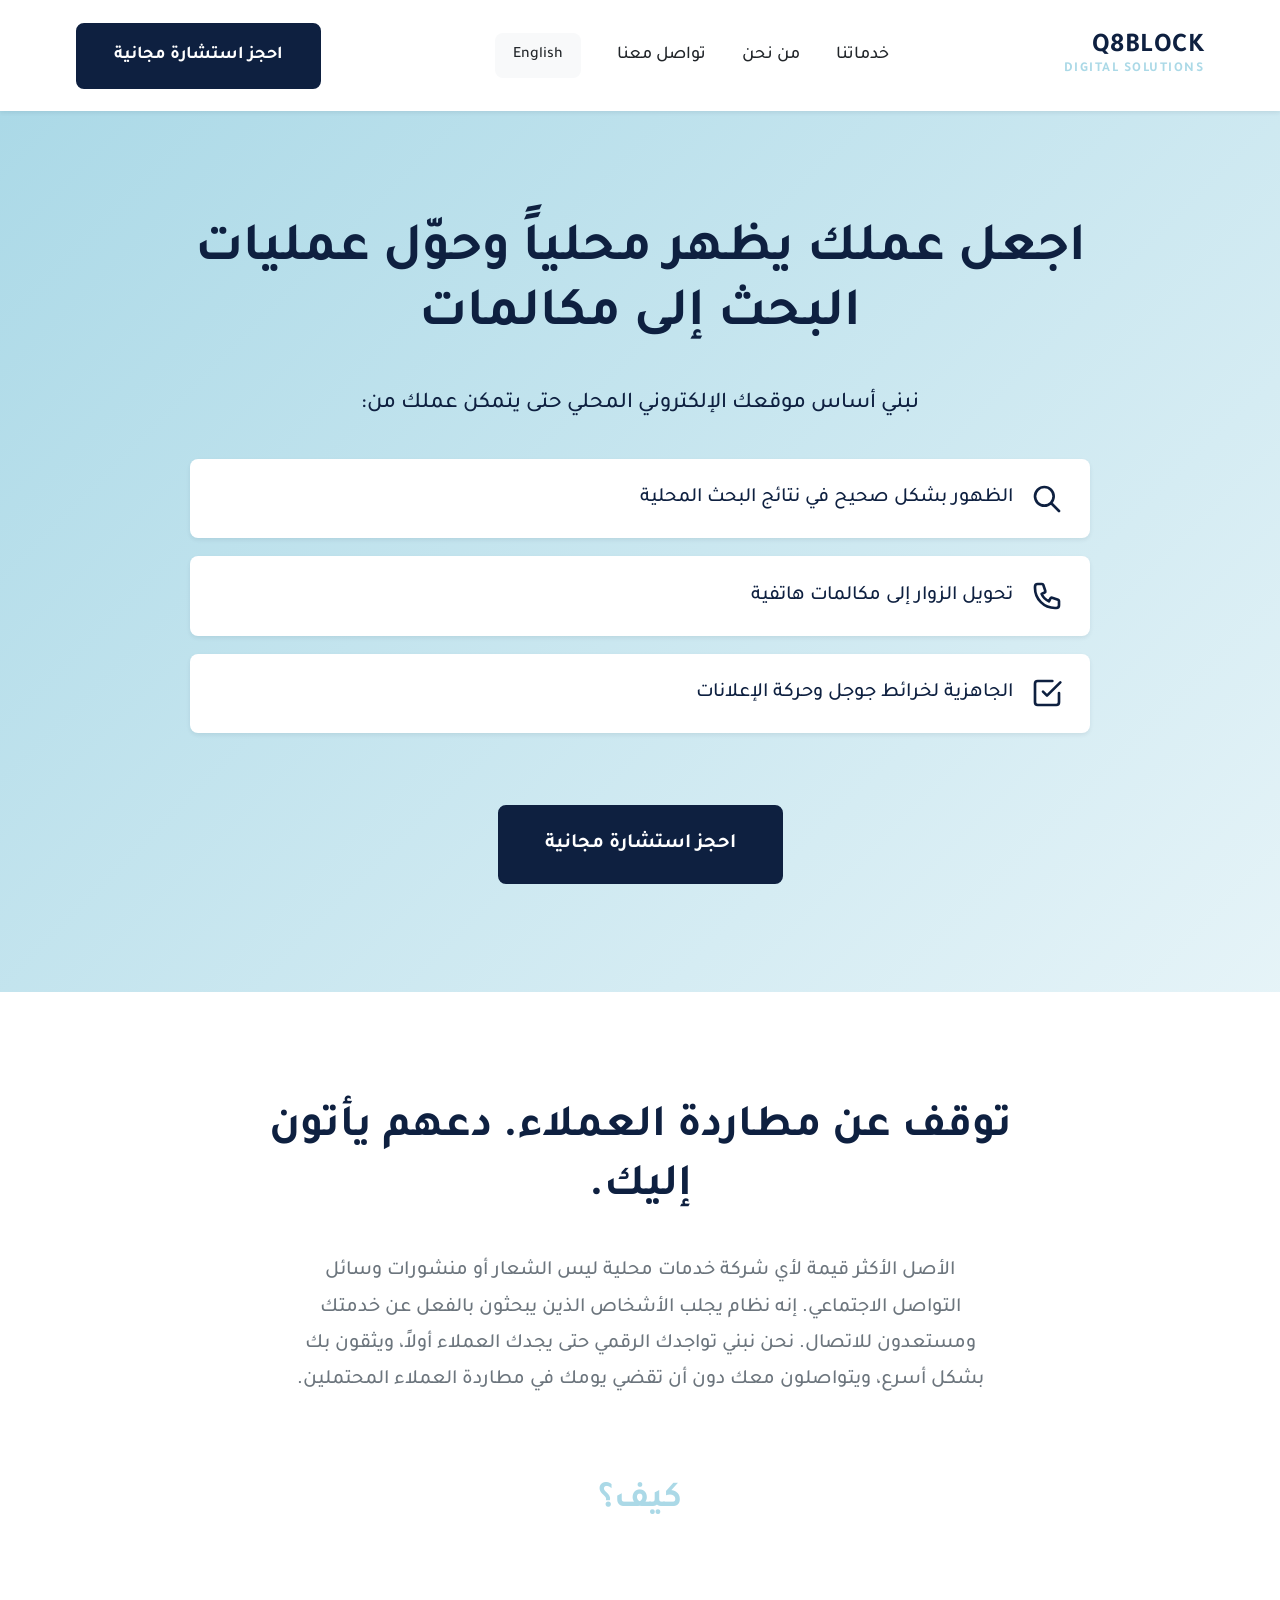
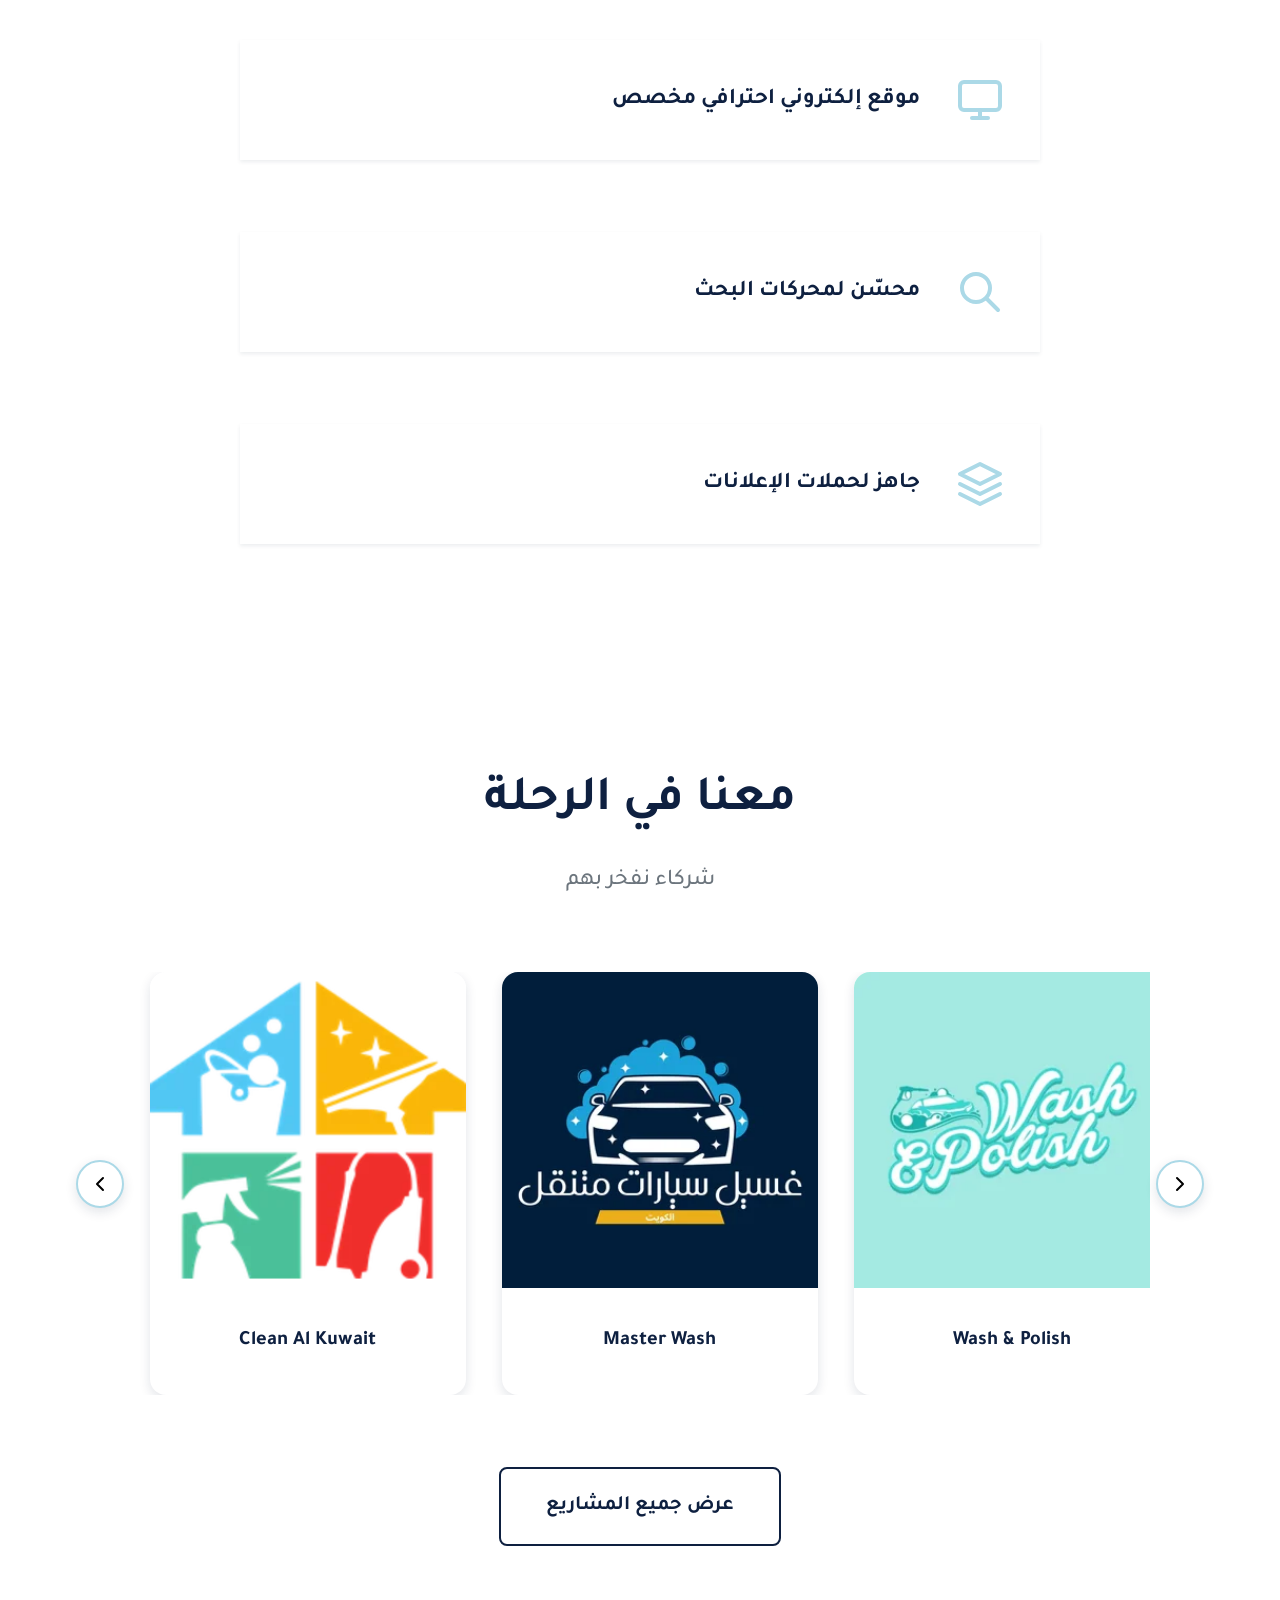
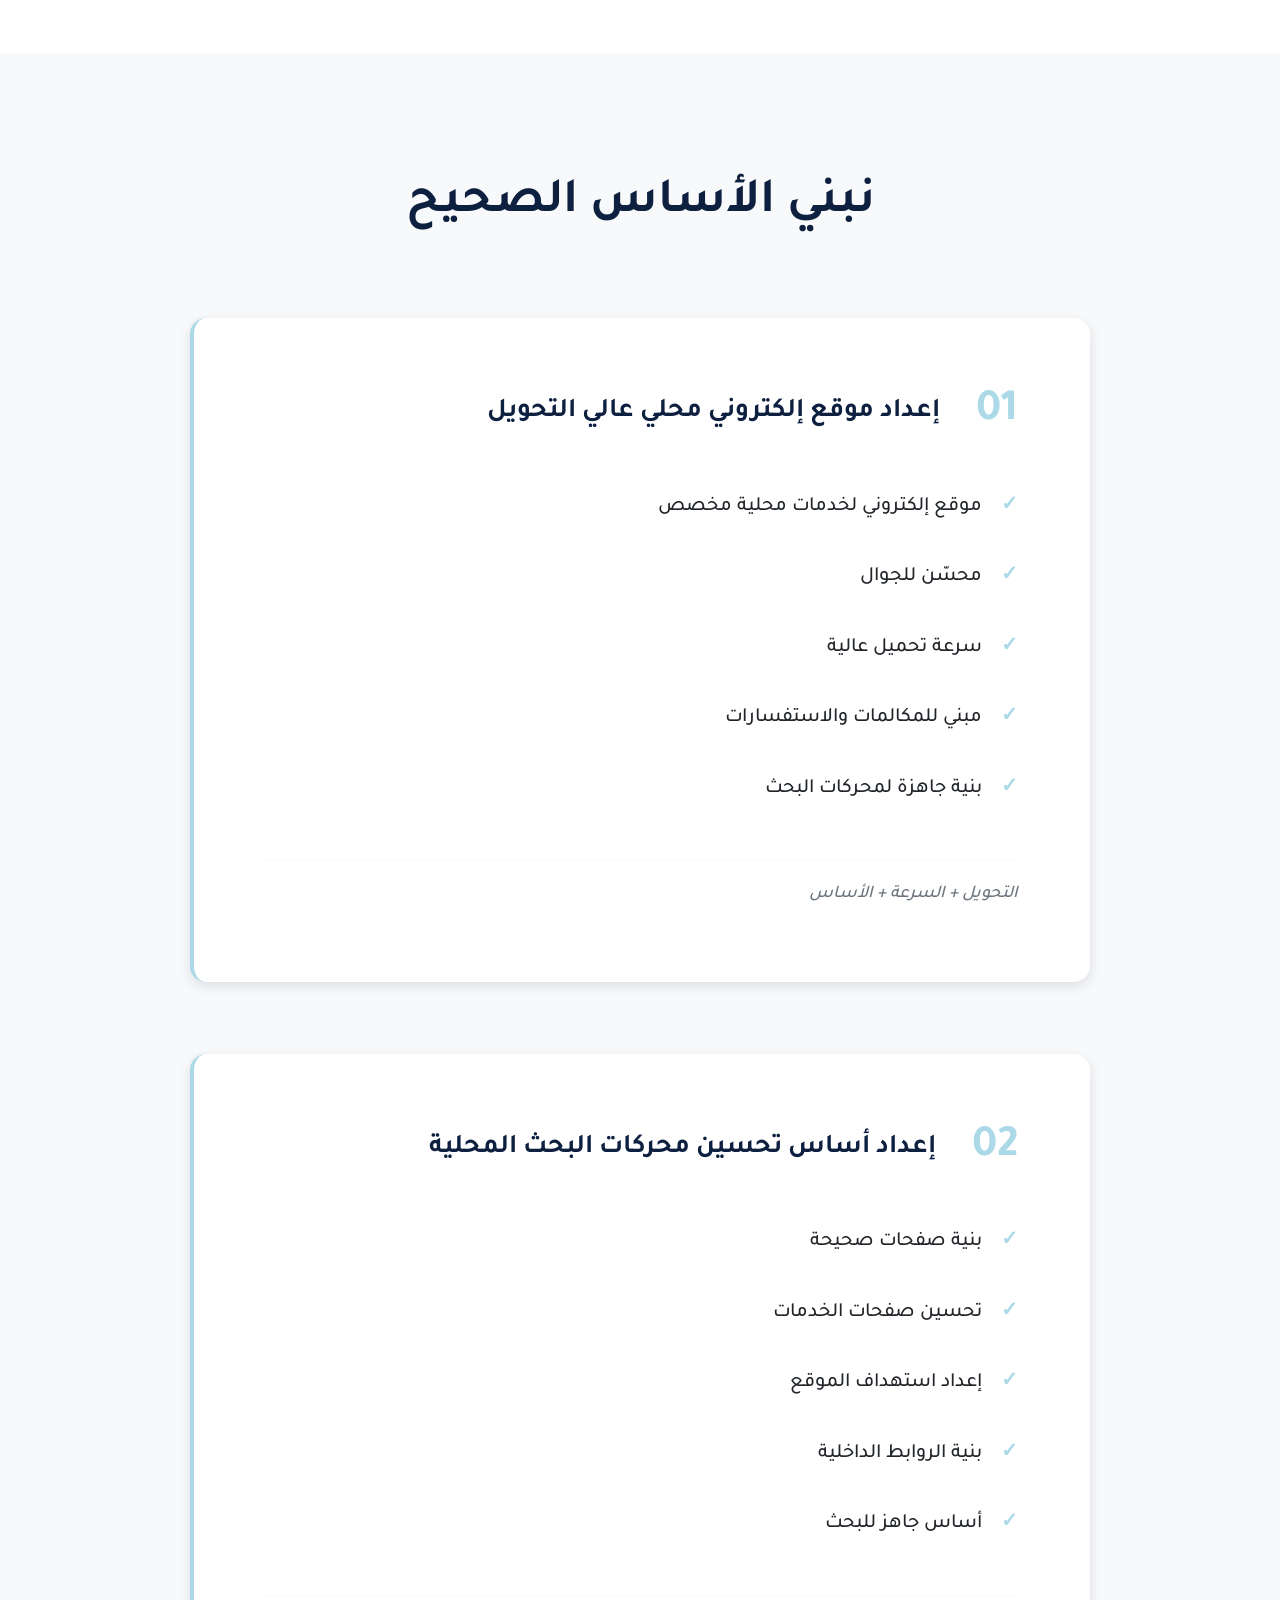
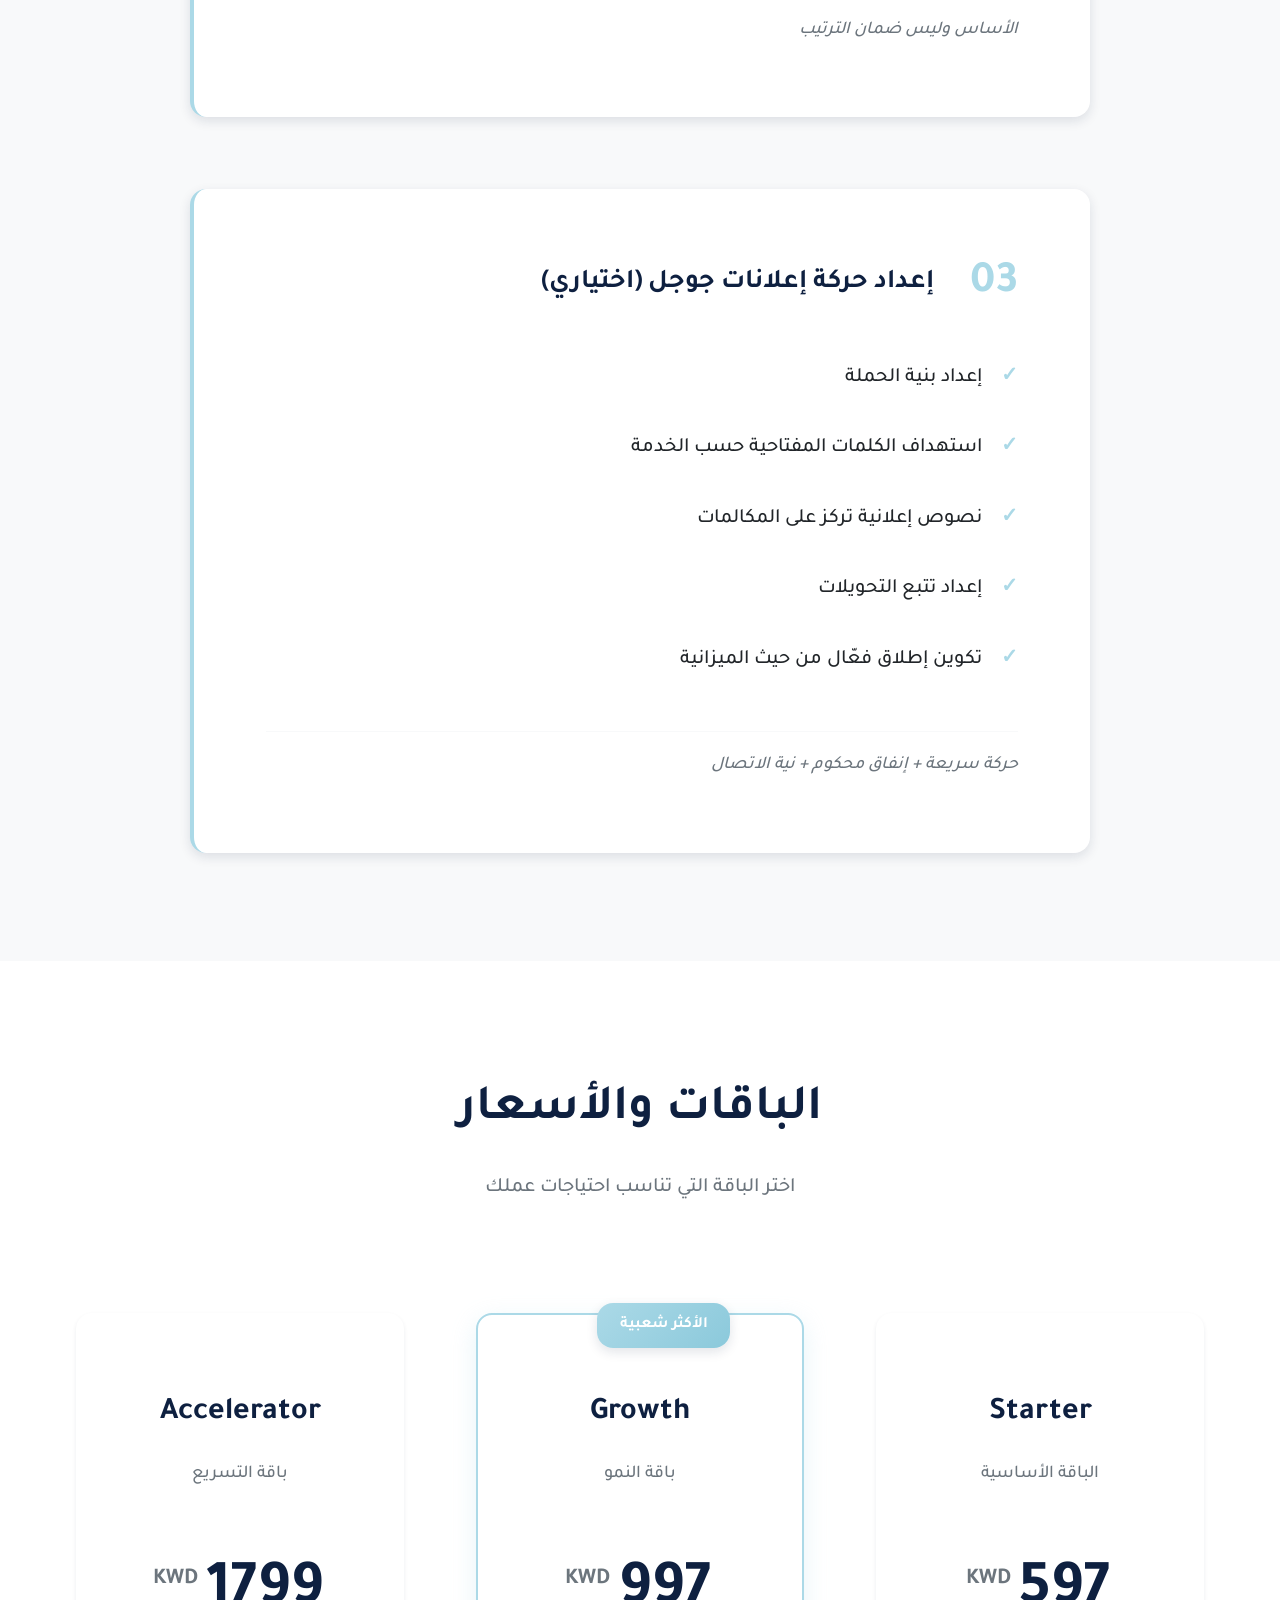
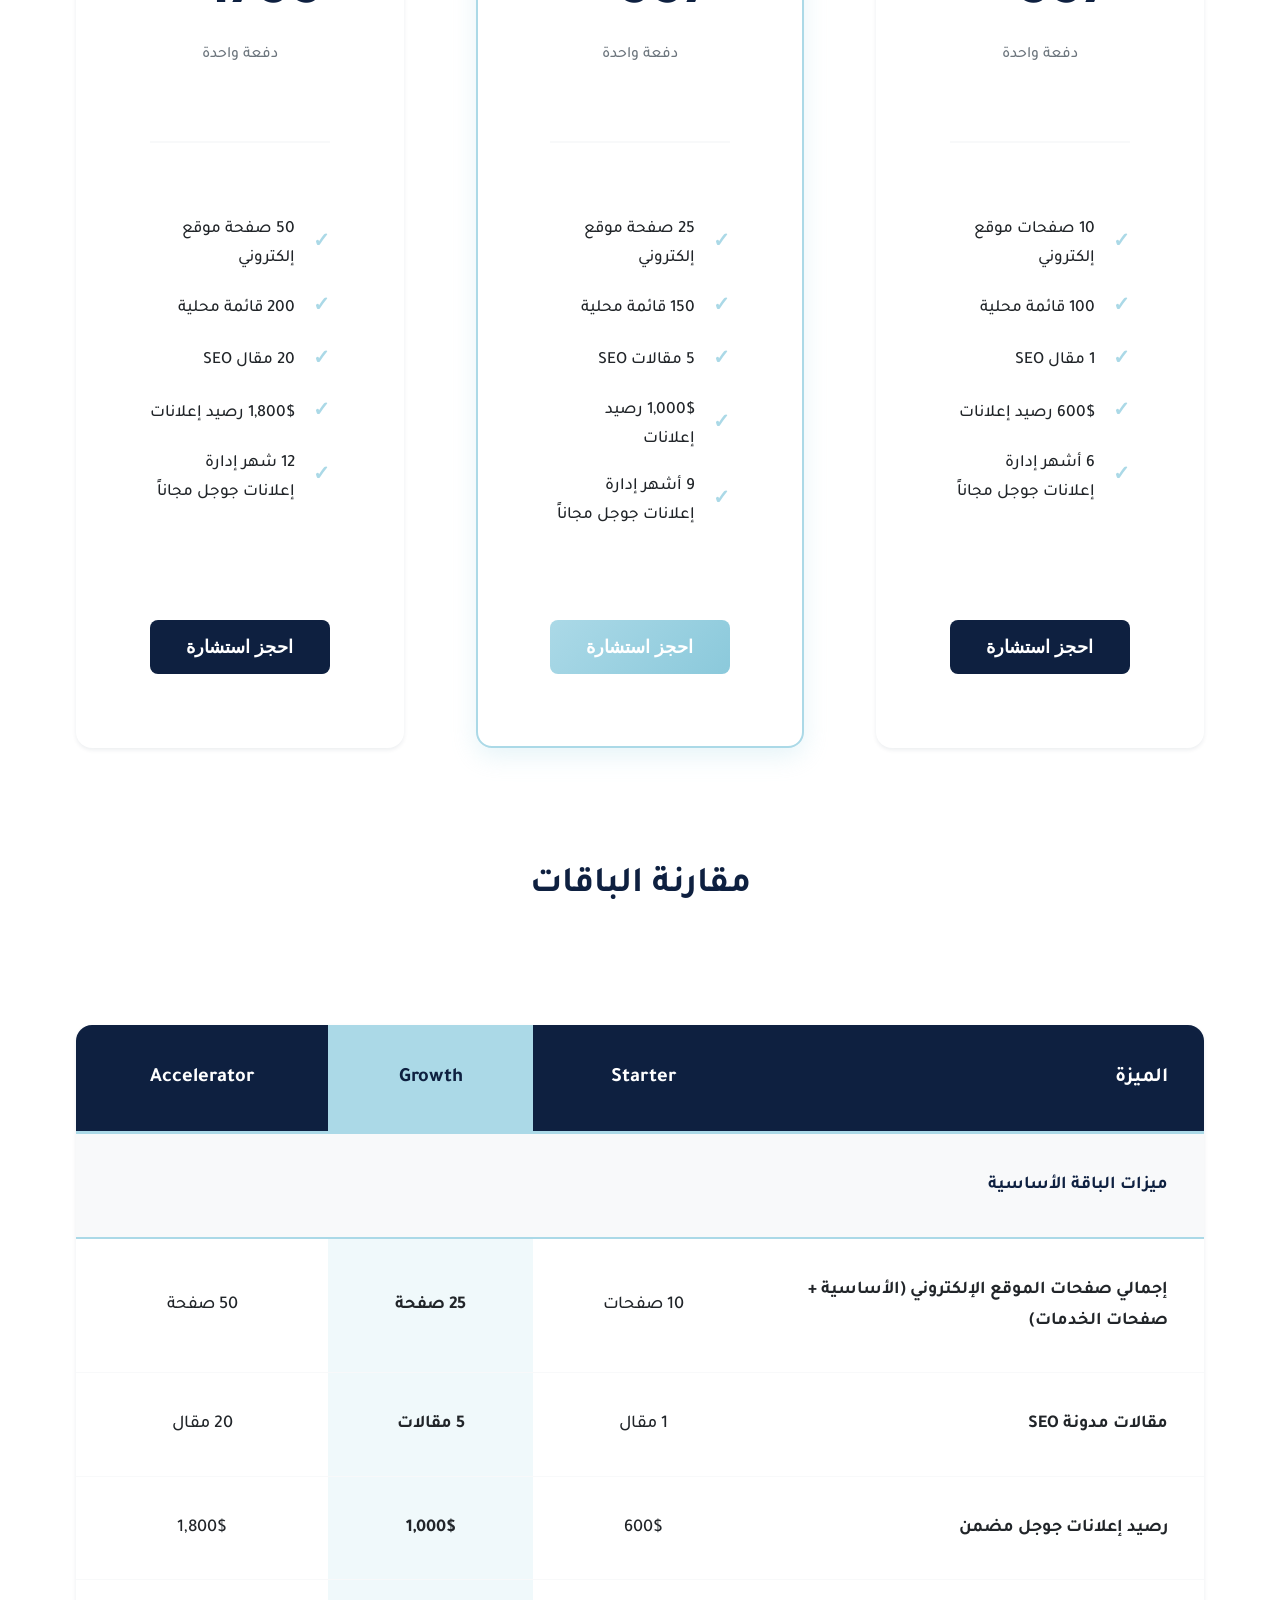
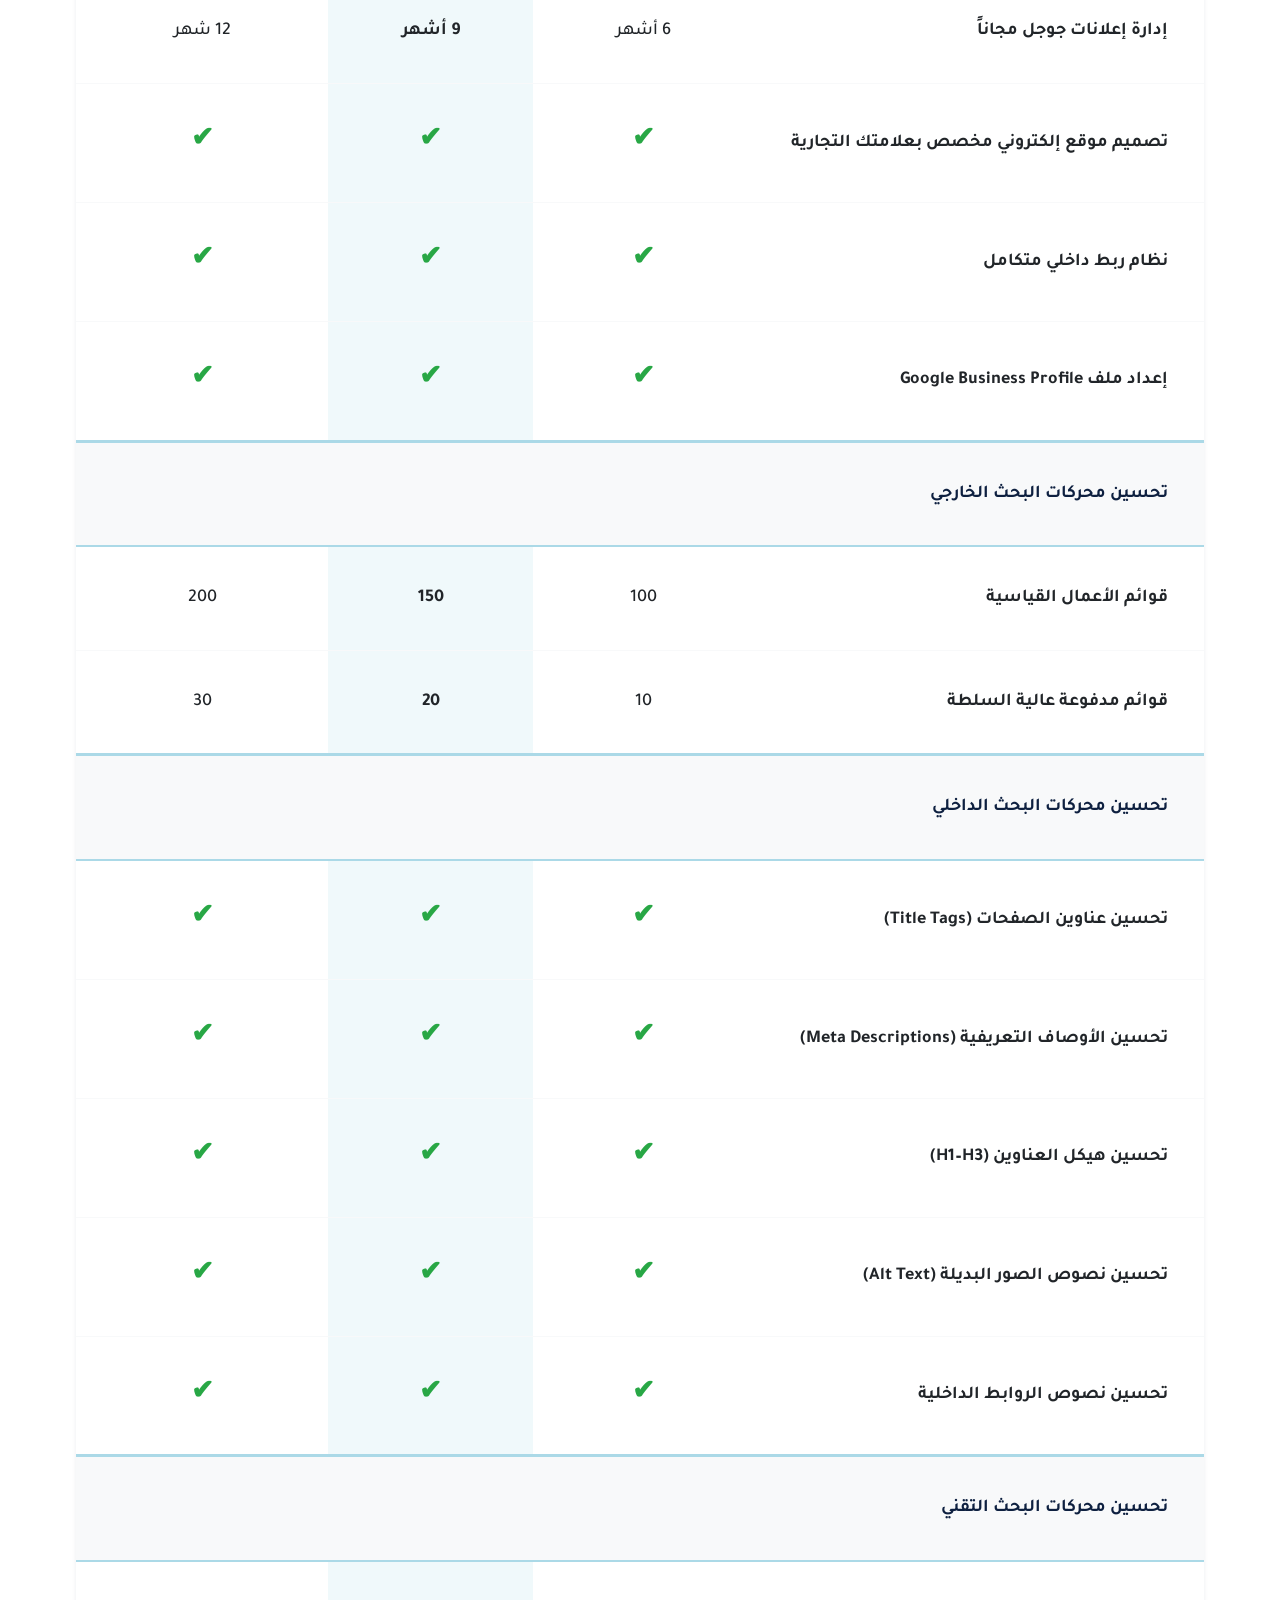
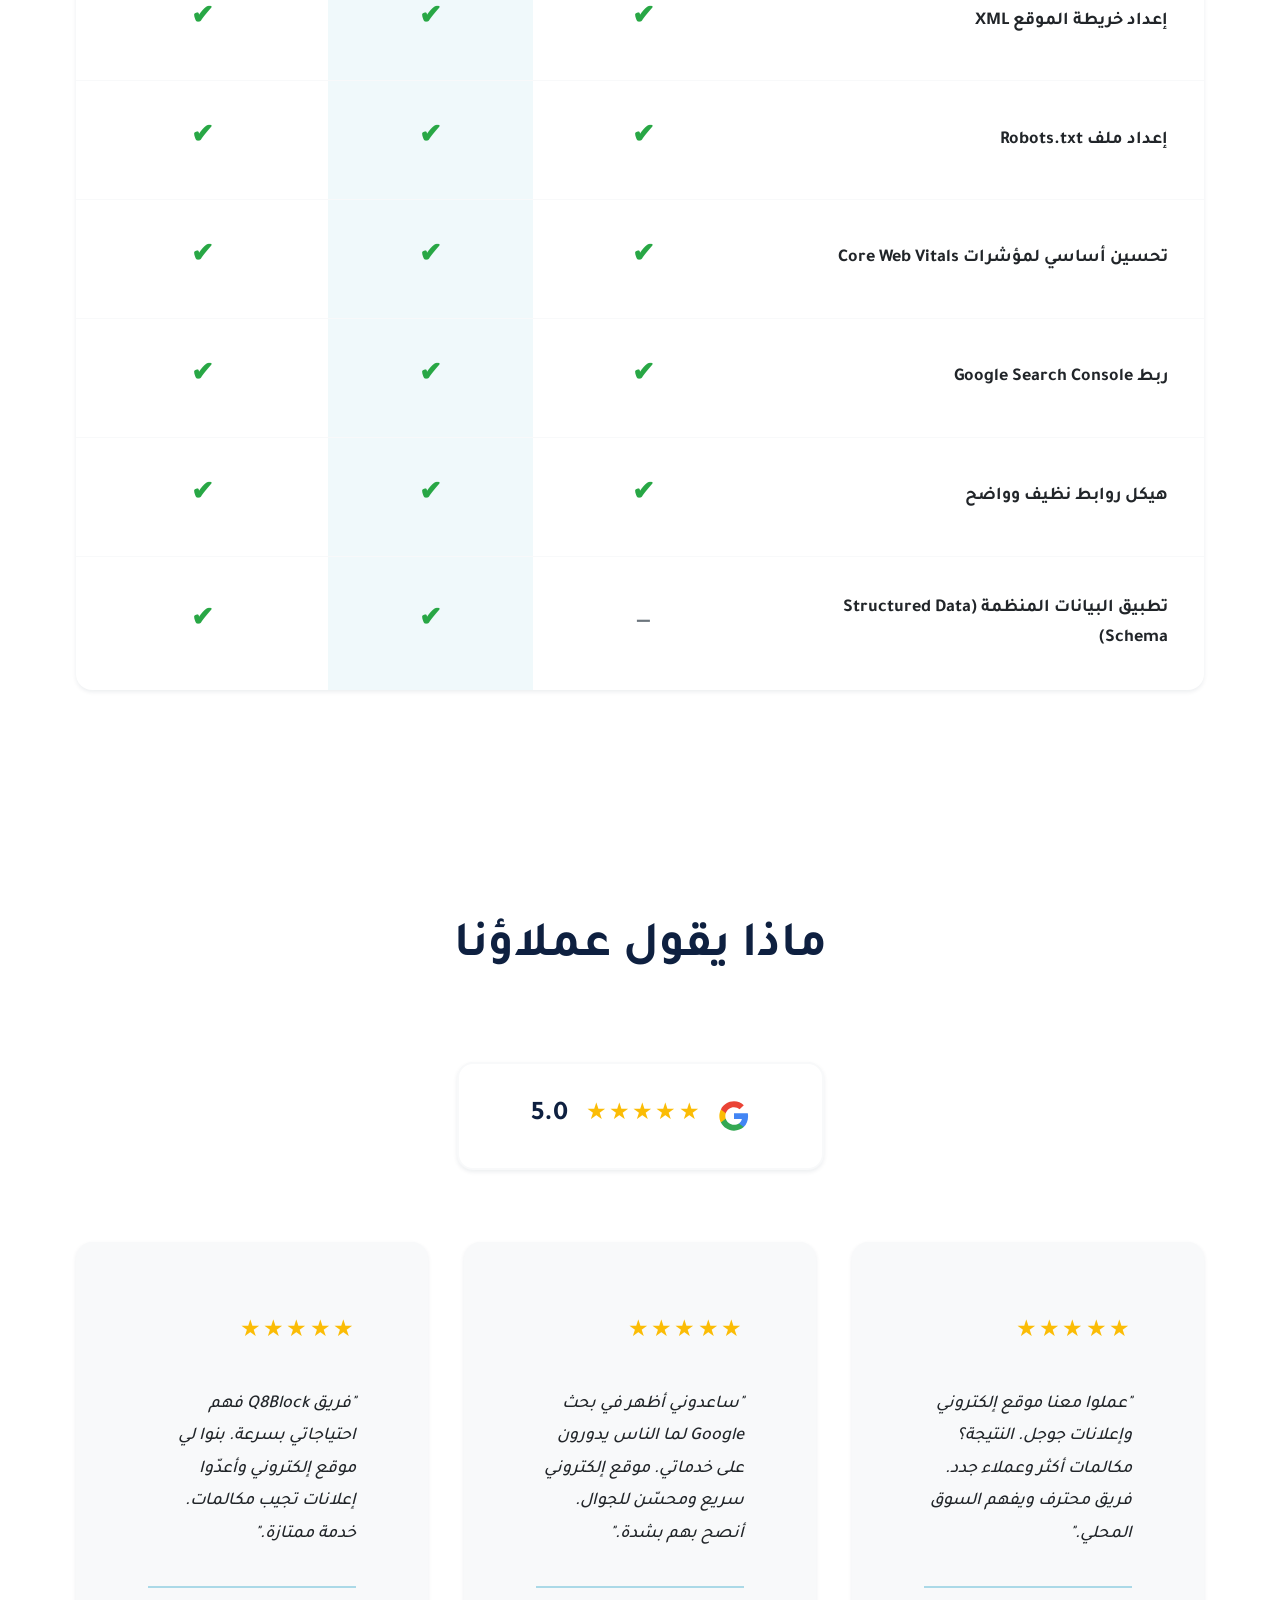
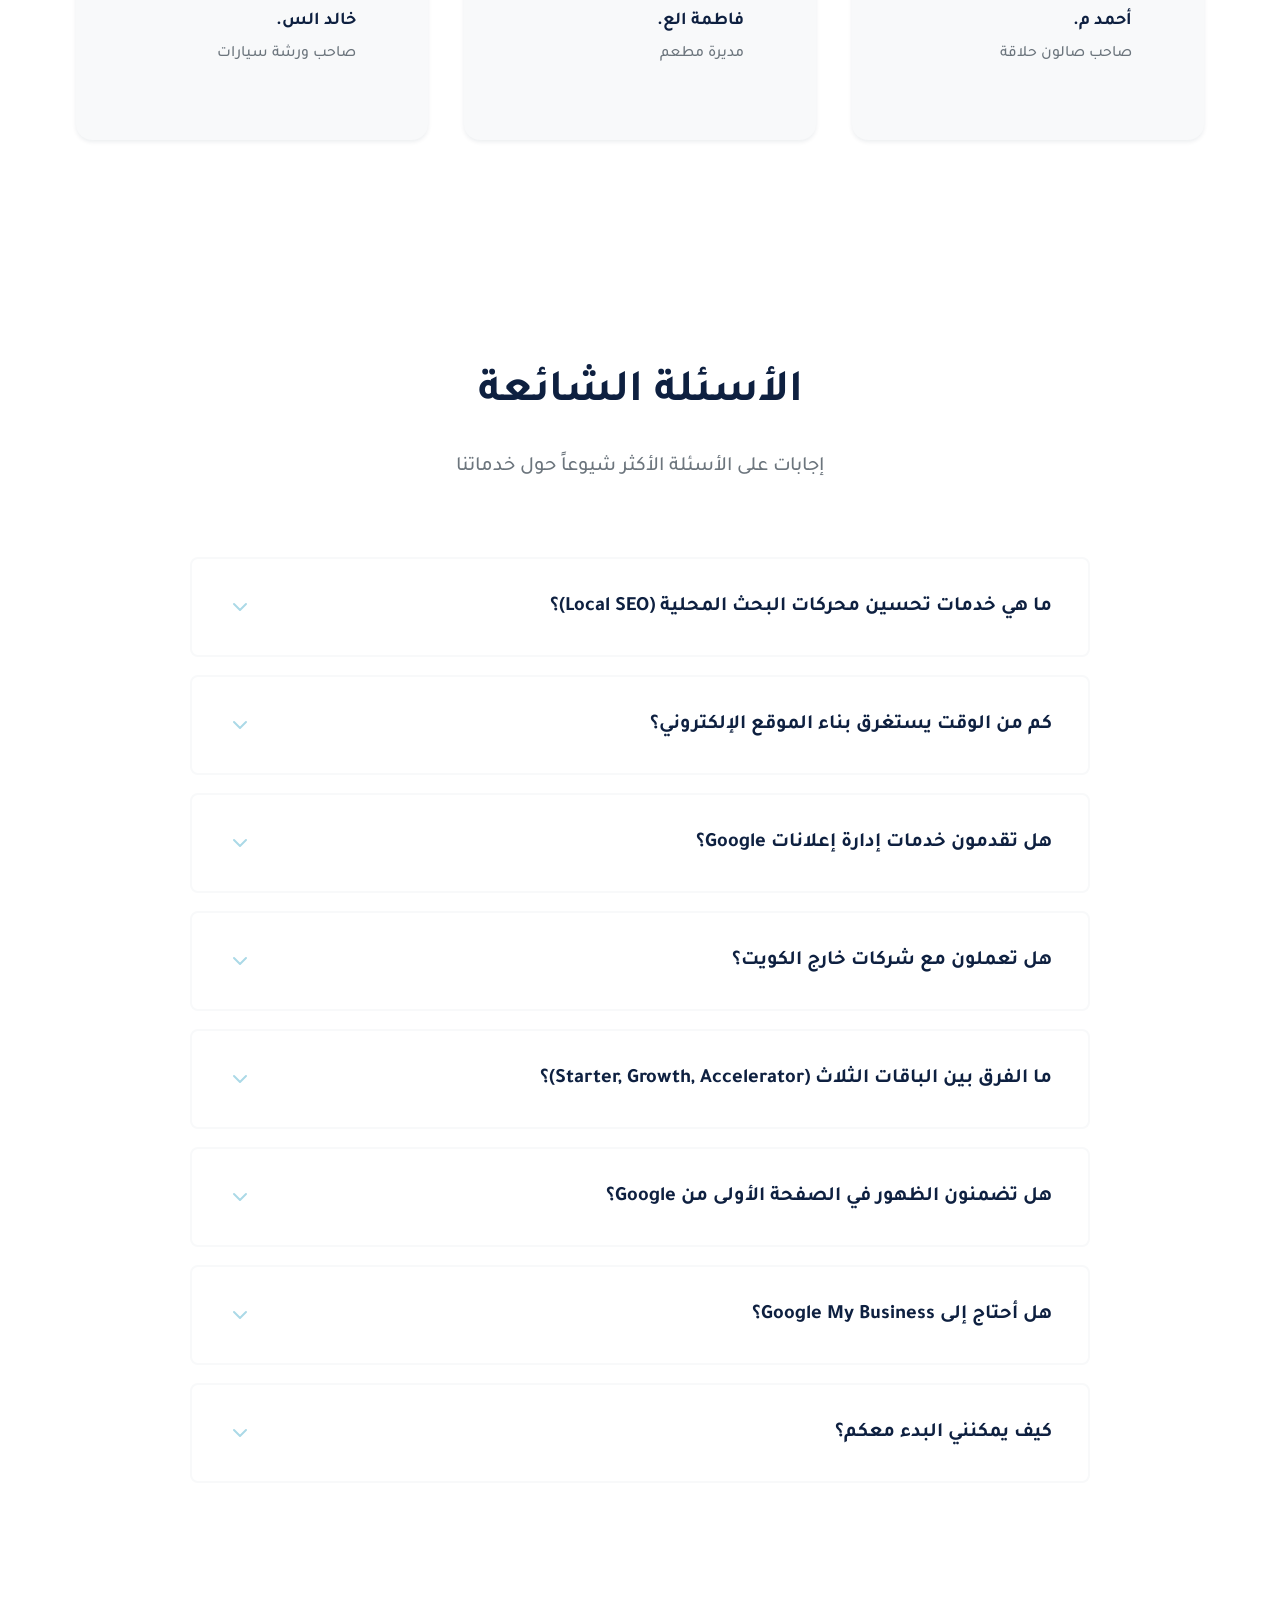
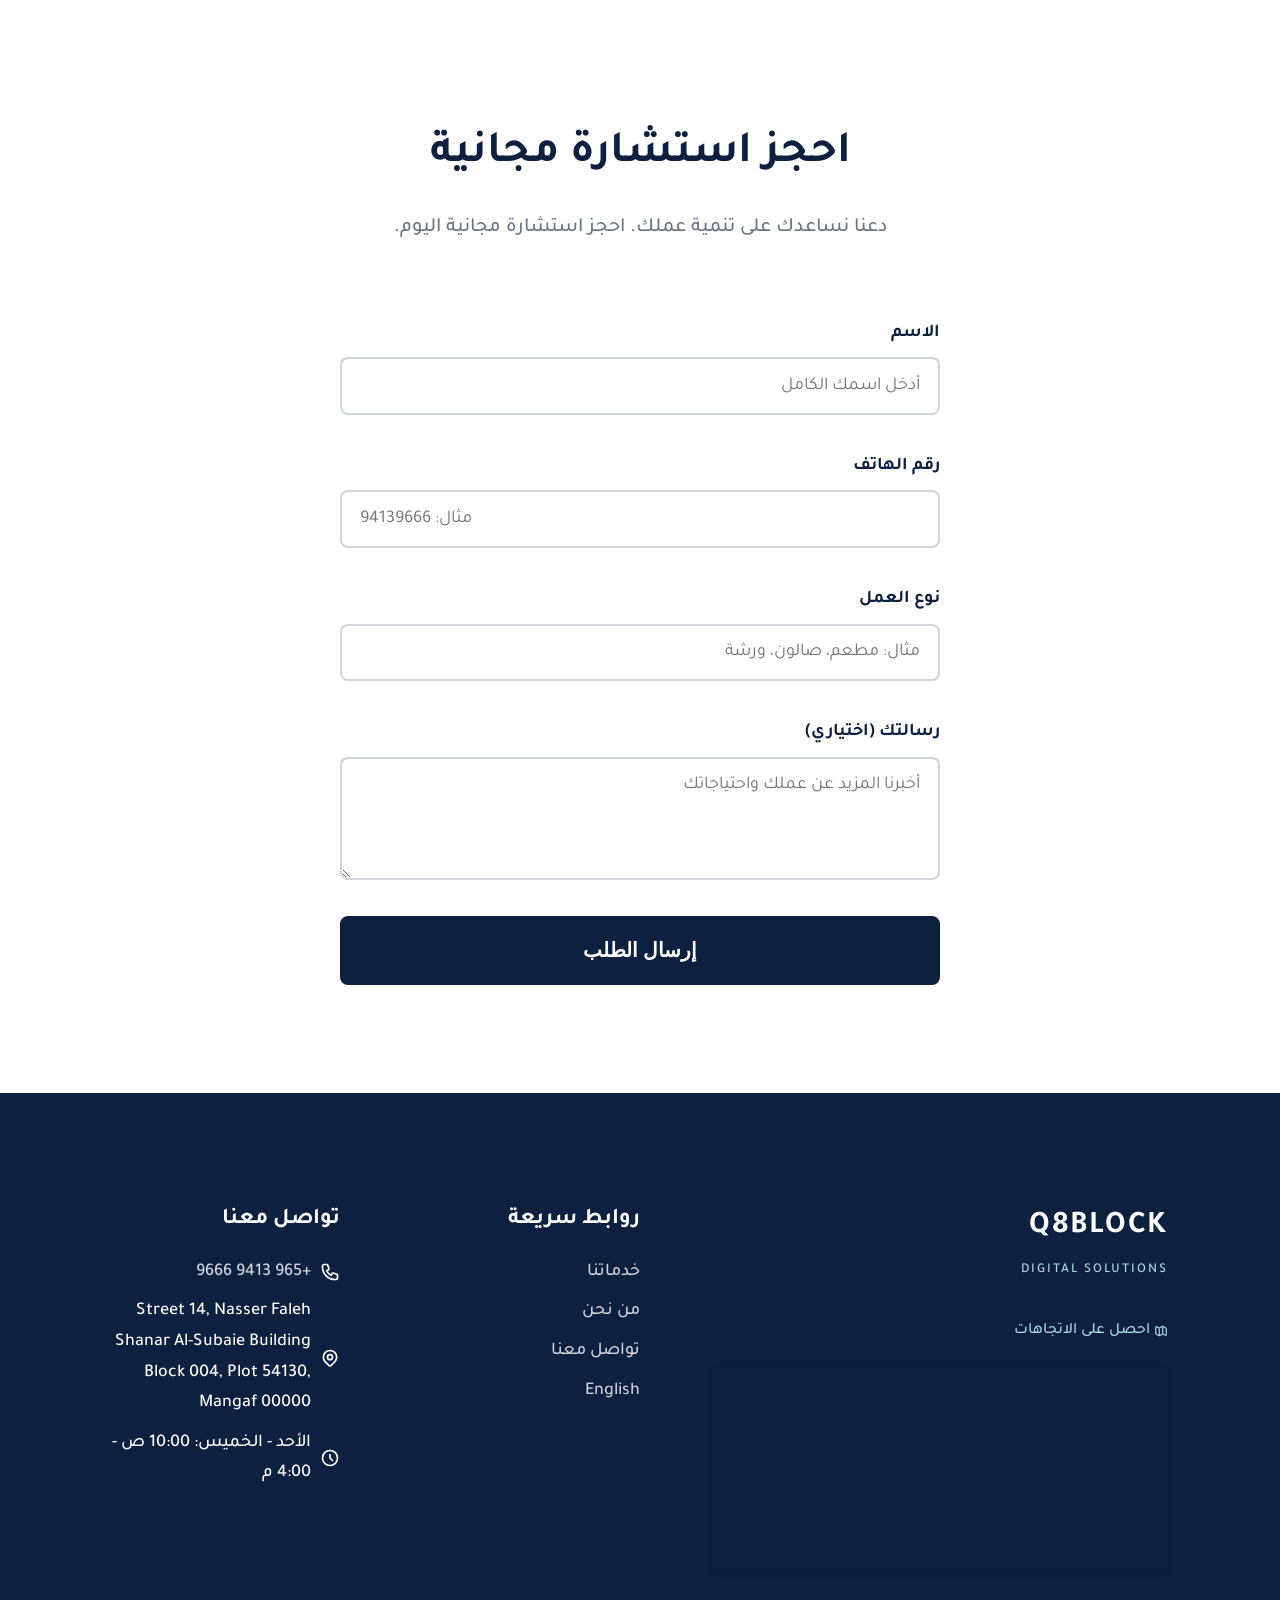
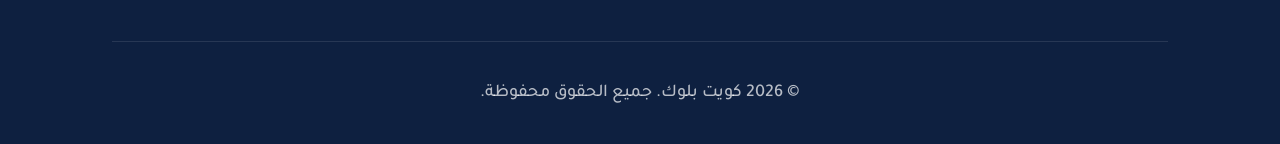
<file: index.html>
<!DOCTYPE html>
<html lang="ar" dir="rtl">
<head>
    <meta charset="UTF-8">
    <meta name="viewport" content="width=device-width, initial-scale=1.0">
    
    <!-- Primary Meta Tags -->
    <title>كويت بلوك | تحسين محركات البحث المحلية في الكويت</title>
    <meta name="title" content="كويت بلوك | خدمات تحسين محركات البحث المحلية في الكويت والخليج">
    <meta name="description" content="نساعد الشركات المحلية على الظهور في نتائج البحث وجذب المزيد من العملاء. خدمات SEO محلي وإدارة إعلانات جوجل في الكويت والخليج.">
    <meta name="keywords" content="تحسين محركات البحث الكويت, SEO محلي, Google My Business, مواقع محلية, إدارة إعلانات جوجل, تسويق رقمي الكويت">
    
    <!-- Open Graph / Facebook -->
    <meta property="og:type" content="website">
    <meta property="og:url" content="https://q8block.com/">
    <meta property="og:title" content="كويت بلوك | خدمات تحسين محركات البحث المحلية">
    <meta property="og:description" content="نساعد الشركات المحلية على الظهور في نتائج البحث وجذب المزيد من العملاء">
    <meta property="og:image" content="https://q8block.com/assets/images/logo.png">
    <meta property="og:locale" content="ar_KW">
    <meta property="og:locale:alternate" content="en_US">
    
    <!-- Twitter -->
    <meta property="twitter:card" content="summary_large_image">
    <meta property="twitter:url" content="https://q8block.com/">
    <meta property="twitter:title" content="كويت بلوك | خدمات تحسين محركات البحث المحلية">
    <meta property="twitter:description" content="نساعد الشركات المحلية على الظهور في نتائج البحث وجذب المزيد من العملاء">
    <meta property="twitter:image" content="https://q8block.com/assets/images/logo.png">
    
    <!-- Canonical & Alternate -->
    <link rel="canonical" href="https://q8block.com/">
    <link rel="alternate" hreflang="ar" href="https://q8block.com/">
    <link rel="alternate" hreflang="en" href="https://q8block.com/en/">
    <link rel="alternate" hreflang="x-default" href="https://q8block.com/">
    
    
    <!-- Favicon Set -->
    <link rel="icon" type="image/x-icon" href="/favicon.ico">
    <link rel="apple-touch-icon" sizes="180x180" href="/apple-touch-icon.png">
    <link rel="icon" type="image/png" sizes="192x192" href="/android-chrome-192x192.png">
    <link rel="icon" type="image/png" sizes="512x512" href="/android-chrome-512x512.png">
    
    <!-- Preload Critical Resources -->
    <link rel="preload" href="/assets/css/styles.min.css" as="style">
    <link rel="preload" href="/assets/js/main.min.js" as="script">
    
    <!-- Preconnect to Google Fonts -->
    <link rel="preconnect" href="https://fonts.googleapis.com">
    <link rel="preconnect" href="https://fonts.gstatic.com" crossorigin>
    <link href="https://fonts.googleapis.com/css2?family=Tajawal:wght@300;400;500;600;700;800&display=swap" rel="stylesheet">
    
    <!-- Stylesheet -->
    <link rel="stylesheet" href="/assets/css/styles.css">
    
    <!-- Schema.org Structured Data -->
    <script type="application/ld+json">
    {
      "@context": "https://schema.org",
      "@type": "LocalBusiness",
      "@id": "https://q8block.com/#organization",
      "name": "كويت بلوك",
      "alternateName": "Q8Block",
      "url": "https://q8block.com",
      "logo": "https://q8block.com/assets/images/logo.png",
      "image": "https://q8block.com/assets/images/logo.png",
      "description": "نساعد الشركات المحلية على الظهور في نتائج البحث وجذب المزيد من العملاء من خلال خدمات تحسين محركات البحث المحلية وإدارة الإعلانات",
      "telephone": "+965 9413 9666",
      "email": "info@q8block.com",
      "address": {
        "@type": "PostalAddress",
        "streetAddress": "Street 14, Nasser Faleh Shanar Al-Subaie Building Block 004, Plot 54130",
        "addressLocality": "Mangaf",
        "postalCode": "00000",
        "addressRegion": "Ahmadi Governorate",
        "addressCountry": "KW"
      },
      "geo": {
        "@type": "GeoCoordinates",
        "latitude": "29.0833",
        "longitude": "48.0833"
      },
      "openingHoursSpecification": [
        {
          "@type": "OpeningHoursSpecification",
          "dayOfWeek": ["Sunday", "Monday", "Tuesday", "Wednesday", "Thursday"],
          "opens": "10:00",
          "closes": "16:00"
        }
      ],
      "areaServed": [
        {
          "@type": "Country",
          "name": "Kuwait"
        },
        {
          "@type": "Country",
          "name": "Saudi Arabia"
        },
        {
          "@type": "Country",
          "name": "United Arab Emirates"
        }
      ],
      "serviceType": ["Local SEO", "Google My Business Setup", "Local Website Development", "Google Ads Management"],
      "priceRange": "KWD 120-450",
      "hasMap": "https://share.google/Hi6OENtATwRxOIzvb",
      "aggregateRating": {
        "@type": "AggregateRating",
        "ratingValue": "5.0",
        "reviewCount": "12",
        "bestRating": "5",
        "worstRating": "1"
      },
      "sameAs": []
    }
    </script>
</head>
<body>
    <!-- Header / Navigation -->
    <header class="header">
        <nav class="nav container">
            <div class="nav-brand">
                <a href="/" class="brand-link">
                    <div class="brand-text">
                        <span class="brand-name">Q8BLOCK</span>
                        <span class="brand-tagline">DIGITAL SOLUTIONS</span>
                    </div>
                </a>
            </div>
            <div class="nav-links">
                <a href="/services/" class="nav-link">خدماتنا</a>
                <a href="/about" class="nav-link">من نحن</a>
                <a href="/contact" class="nav-link">تواصل معنا</a>
                <a href="/en/" class="nav-link lang-switch">English</a>
            </div>
            <div class="nav-cta">
                <a href="/contact?service=main" class="btn btn-primary">احجز استشارة مجانية</a>
            </div>
            <button class="mobile-menu-toggle" aria-label="فتح القائمة">
                <span></span>
                <span></span>
                <span></span>
            </button>
        </nav>
    </header>

    <!-- Hero Section -->
    <section class="hero">
        <div class="container">
            <div class="hero-content">
                <h1 class="hero-title">اجعل عملك يظهر محلياً وحوّل عمليات البحث إلى مكالمات</h1>
                <div class="hero-description">
                    <p class="hero-intro">نبني أساس موقعك الإلكتروني المحلي حتى يتمكن عملك من:</p>
                    <ul class="hero-benefits">
                        <li class="benefit-item">
                            <svg class="benefit-icon" viewBox="0 0 24 24" fill="none" xmlns="http://www.w3.org/2000/svg">
                                <path d="M21 21L15 15M17 10C17 13.866 13.866 17 10 17C6.13401 17 3 13.866 3 10C3 6.13401 6.13401 3 10 3C13.866 3 17 6.13401 17 10Z" stroke="currentColor" stroke-width="2" stroke-linecap="round" stroke-linejoin="round"/>
                            </svg>
                            <span>الظهور بشكل صحيح في نتائج البحث المحلية</span>
                        </li>
                        <li class="benefit-item">
                            <svg class="benefit-icon" viewBox="0 0 24 24" fill="none" xmlns="http://www.w3.org/2000/svg">
                                <path d="M3 5C3 3.89543 3.89543 3 5 3H8.27924C8.70967 3 9.09181 3.27543 9.22792 3.68377L10.7257 8.17721C10.8831 8.64932 10.6694 9.16531 10.2243 9.38787L7.96701 10.5165C9.06925 12.9612 11.0388 14.9308 13.4835 16.033L14.6121 13.7757C14.8347 13.3306 15.3507 13.1169 15.8228 13.2743L20.3162 14.7721C20.7246 14.9082 21 15.2903 21 15.7208V19C21 20.1046 20.1046 21 19 21H18C9.71573 21 3 14.2843 3 6V5Z" stroke="currentColor" stroke-width="2" stroke-linecap="round" stroke-linejoin="round"/>
                            </svg>
                            <span>تحويل الزوار إلى مكالمات هاتفية</span>
                        </li>
                        <li class="benefit-item">
                            <svg class="benefit-icon" viewBox="0 0 24 24" fill="none" xmlns="http://www.w3.org/2000/svg">
                                <path d="M9 11L12 14L22 4M21 12V19C21 20.1046 20.1046 21 19 21H5C3.89543 21 3 20.1046 3 19V5C3 3.89543 3.89543 3 5 3H16" stroke="currentColor" stroke-width="2" stroke-linecap="round" stroke-linejoin="round"/>
                            </svg>
                            <span>الجاهزية لخرائط جوجل وحركة الإعلانات</span>
                        </li>
                    </ul>
                </div>
                <div class="hero-cta">
                    <a href="/contact?service=main" class="btn btn-primary btn-large">احجز استشارة مجانية</a>
                </div>
            </div>
        </div>
    </section>

    <!-- Value Section -->
    <section class="value-section" id="about">
        <div class="container">
            <div class="value-content-centered">
                <h2 class="value-title-centered">توقف عن مطاردة العملاء. دعهم يأتون إليك.</h2>
                <p class="value-description">
                    الأصل الأكثر قيمة لأي شركة خدمات محلية ليس الشعار أو منشورات وسائل التواصل الاجتماعي. إنه نظام يجلب الأشخاص الذين يبحثون بالفعل عن خدمتك ومستعدون للاتصال. نحن نبني تواجدك الرقمي حتى يجدك العملاء أولاً، ويثقون بك بشكل أسرع، ويتواصلون معك دون أن تقضي يومك في مطاردة العملاء المحتملين.
                </p>
                <h3 class="value-how-title">كيف؟</h3>
                <ul class="value-points">
                    <li class="value-point fade-in" data-delay="0">
                        <svg class="value-icon" viewBox="0 0 24 24" fill="none" xmlns="http://www.w3.org/2000/svg">
                            <rect x="2" y="3" width="20" height="14" rx="2" stroke="currentColor" stroke-width="2"/>
                            <path d="M8 21H16" stroke="currentColor" stroke-width="2" stroke-linecap="round"/>
                            <path d="M12 17V21" stroke="currentColor" stroke-width="2" stroke-linecap="round"/>
                        </svg>
                        <span>موقع إلكتروني احترافي مخصص</span>
                    </li>
                    <li class="value-point fade-in" data-delay="200">
                        <svg class="value-icon" viewBox="0 0 24 24" fill="none" xmlns="http://www.w3.org/2000/svg">
                            <path d="M21 21L15 15M17 10C17 13.866 13.866 17 10 17C6.13401 17 3 13.866 3 10C3 6.13401 6.13401 3 10 3C13.866 3 17 6.13401 17 10Z" stroke="currentColor" stroke-width="2" stroke-linecap="round" stroke-linejoin="round"/>
                        </svg>
                        <span>محسّن لمحركات البحث</span>
                    </li>
                    <li class="value-point fade-in" data-delay="400">
                        <svg class="value-icon" viewBox="0 0 24 24" fill="none" xmlns="http://www.w3.org/2000/svg">
                            <path d="M12 2L2 7L12 12L22 7L12 2Z" stroke="currentColor" stroke-width="2" stroke-linecap="round" stroke-linejoin="round"/>
                            <path d="M2 17L12 22L22 17" stroke="currentColor" stroke-width="2" stroke-linecap="round" stroke-linejoin="round"/>
                            <path d="M2 12L12 17L22 12" stroke="currentColor" stroke-width="2" stroke-linecap="round" stroke-linejoin="round"/>
                        </svg>
                        <span>جاهز لحملات الإعلانات</span>
                    </li>
                </ul>
            </div>
        </div>
    </section>

    <!-- Portfolio Section -->
    <section class="portfolio-section">
        <div class="container">
            <div class="section-header">
                <h2 class="section-title">معنا في الرحلة</h2>
                <p class="section-description">شركاء نفخر بهم</p>
            </div>
            <div class="portfolio-carousel-container">
                <button class="carousel-btn carousel-prev" aria-label="Previous">
                    <svg width="24" height="24" viewBox="0 0 24 24" fill="none" xmlns="http://www.w3.org/2000/svg">
                        <path d="M15 18L9 12L15 6" stroke="currentColor" stroke-width="2" stroke-linecap="round" stroke-linejoin="round"/>
                    </svg>
                </button>
                <div class="portfolio-carousel">
                    <div class="portfolio-track">
                        <a href="https://kwtclean.com" target="_blank" rel="nofollow" class="portfolio-slide">
                            <div class="portfolio-image">
                                <img src="assets/images/portfolio/clean-al-kuwait.webp" alt="Clean Al Kuwait" loading="lazy">
                            </div>
                            <h3 class="portfolio-title">Clean Al Kuwait</h3>
                        </a>
                        <a href="https://carwashkw.com" target="_blank" rel="nofollow" class="portfolio-slide">
                            <div class="portfolio-image">
                                <img src="assets/images/portfolio/master-wash.webp" alt="Master Wash" loading="lazy">
                            </div>
                            <h3 class="portfolio-title">Master Wash</h3>
                        </a>
                        <a href="https://kwcarwash.com" target="_blank" rel="nofollow" class="portfolio-slide">
                            <div class="portfolio-image">
                                <img src="assets/images/portfolio/wash-polish.webp" alt="Wash & Polish" loading="lazy">
                            </div>
                            <h3 class="portfolio-title">Wash & Polish</h3>
                        </a>
                        <a href="https://q8carwash.com" target="_blank" rel="nofollow" class="portfolio-slide">
                            <div class="portfolio-image">
                                <img src="assets/images/portfolio/al-bosphor.webp" alt="Al Bosphor" loading="lazy">
                            </div>
                            <h3 class="portfolio-title">Al Bosphor</h3>
                        </a>
                        <a href="https://fightersunionkw.com/" target="_blank" rel="nofollow" class="portfolio-slide">
                            <div class="portfolio-image">
                                <img src="assets/images/portfolio/fighters-union.webp" alt="Fighters Union" loading="lazy">
                            </div>
                            <h3 class="portfolio-title">Fighters Union</h3>
                        </a>
                    </div>
                </div>
                <button class="carousel-btn carousel-next" aria-label="Next">
                    <svg width="24" height="24" viewBox="0 0 24 24" fill="none" xmlns="http://www.w3.org/2000/svg">
                        <path d="M9 18L15 12L9 6" stroke="currentColor" stroke-width="2" stroke-linecap="round" stroke-linejoin="round"/>
                    </svg>
                </button>
            </div>
            <div class="portfolio-cta">
                <a href="/projects" class="btn btn-secondary btn-large">عرض جميع المشاريع</a>
            </div>
        </div>
    </section>

    <!-- Services Section -->
    <section class="services-section" id="services">
        <div class="container">
            <div class="section-header">
                <h2 class="section-title">نبني الأساس الصحيح</h2>
            </div>
            <div class="services-detailed">
                <!-- Service 1: High-Converting Local Website Setup -->
                <div class="service-detail-card fade-in-on-scroll">
                    <div class="service-detail-header">
                        <div class="service-detail-number">01</div>
                        <h3 class="service-detail-title">إعداد موقع إلكتروني محلي عالي التحويل</h3>
                    </div>
                    <ul class="service-detail-list">
                        <li>موقع إلكتروني لخدمات محلية مخصص</li>
                        <li>محسّن للجوال</li>
                        <li>سرعة تحميل عالية</li>
                        <li>مبني للمكالمات والاستفسارات</li>
                        <li>بنية جاهزة لمحركات البحث</li>
                    </ul>
                    <p class="service-detail-summary">التحويل + السرعة + الأساس</p>
                </div>

                <!-- Service 2: Local SEO Foundation Setup -->
                <div class="service-detail-card fade-in-on-scroll">
                    <div class="service-detail-header">
                        <div class="service-detail-number">02</div>
                        <h3 class="service-detail-title">إعداد أساس تحسين محركات البحث المحلية</h3>
                    </div>
                    <ul class="service-detail-list">
                        <li>بنية صفحات صحيحة</li>
                        <li>تحسين صفحات الخدمات</li>
                        <li>إعداد استهداف الموقع</li>
                        <li>بنية الروابط الداخلية</li>
                        <li>أساس جاهز للبحث</li>
                    </ul>
                    <p class="service-detail-summary">الأساس وليس ضمان الترتيب</p>
                </div>

                <!-- Service 3: Google Ads Traffic Setup -->
                <div class="service-detail-card fade-in-on-scroll">
                    <div class="service-detail-header">
                        <div class="service-detail-number">03</div>
                        <h3 class="service-detail-title">إعداد حركة إعلانات جوجل (اختياري)</h3>
                    </div>
                    <ul class="service-detail-list">
                        <li>إعداد بنية الحملة</li>
                        <li>استهداف الكلمات المفتاحية حسب الخدمة</li>
                        <li>نصوص إعلانية تركز على المكالمات</li>
                        <li>إعداد تتبع التحويلات</li>
                        <li>تكوين إطلاق فعّال من حيث الميزانية</li>
                    </ul>
                    <p class="service-detail-summary">حركة سريعة + إنفاق محكوم + نية الاتصال</p>
                </div>
            </div>
        </div>
    </section>

    <!-- Pricing Section -->
    <section class="pricing-section" id="pricing">
        <div class="container">
            <div class="section-header">
                <h2 class="section-title">الباقات والأسعار</h2>
                <p class="section-subtitle">اختر الباقة التي تناسب احتياجات عملك</p>
            </div>

            <!-- Pricing Cards -->
            <div class="pricing-cards">
                <!-- Starter Package -->
                <div class="pricing-card fade-in-on-scroll">
                    <div class="pricing-card-header">
                        <h3 class="pricing-card-title">Starter</h3>
                        <p class="pricing-card-name-ar">الباقة الأساسية</p>
                    </div>
                    <div class="pricing-card-price">
                        <span class="price-currency">KWD</span>
                        <span class="price-amount">597</span>
                        <span class="price-period">دفعة واحدة</span>
                    </div>
                    <div class="pricing-card-highlights">
                        <div class="highlight-item">
                            <span class="highlight-icon">✓</span>
                            <span>10 صفحات موقع إلكتروني</span>
                        </div>
                        <div class="highlight-item">
                            <span class="highlight-icon">✓</span>
                            <span>100 قائمة محلية</span>
                        </div>
                        <div class="highlight-item">
                            <span class="highlight-icon">✓</span>
                            <span>1 مقال SEO</span>
                        </div>
                        <div class="highlight-item">
                            <span class="highlight-icon">✓</span>
                            <span>600$ رصيد إعلانات</span>
                        </div>
                        <div class="highlight-item">
                            <span class="highlight-icon">✓</span>
                            <span>6 أشهر إدارة إعلانات جوجل مجاناً</span>
                        </div>
                    </div>
                    <button class="pricing-cta-button" onclick="window.location.href='/contact?service=main'">احجز استشارة</button>
                </div>

                <!-- Growth Package (Most Popular) -->
                <div class="pricing-card pricing-card-featured fade-in-on-scroll">
                    <div class="pricing-badge">الأكثر شعبية</div>
                    <div class="pricing-card-header">
                        <h3 class="pricing-card-title">Growth</h3>
                        <p class="pricing-card-name-ar">باقة النمو</p>
                    </div>
                    <div class="pricing-card-price">
                        <span class="price-currency">KWD</span>
                        <span class="price-amount">997</span>
                        <span class="price-period">دفعة واحدة</span>
                    </div>
                    <div class="pricing-card-highlights">
                        <div class="highlight-item">
                            <span class="highlight-icon">✓</span>
                            <span>25 صفحة موقع إلكتروني</span>
                        </div>
                        <div class="highlight-item">
                            <span class="highlight-icon">✓</span>
                            <span>150 قائمة محلية</span>
                        </div>
                        <div class="highlight-item">
                            <span class="highlight-icon">✓</span>
                            <span>5 مقالات SEO</span>
                        </div>
                        <div class="highlight-item">
                            <span class="highlight-icon">✓</span>
                            <span>1,000$ رصيد إعلانات</span>
                        </div>
                        <div class="highlight-item">
                            <span class="highlight-icon">✓</span>
                            <span>9 أشهر إدارة إعلانات جوجل مجاناً</span>
                        </div>
                    </div>
                    <button class="pricing-cta-button pricing-cta-featured" onclick="window.location.href='/contact?service=main'">احجز استشارة</button>
                </div>

                <!-- Accelerator Package -->
                <div class="pricing-card fade-in-on-scroll">
                    <div class="pricing-card-header">
                        <h3 class="pricing-card-title">Accelerator</h3>
                        <p class="pricing-card-name-ar">باقة التسريع</p>
                    </div>
                    <div class="pricing-card-price">
                        <span class="price-currency">KWD</span>
                        <span class="price-amount">1799</span>
                        <span class="price-period">دفعة واحدة</span>
                    </div>
                    <div class="pricing-card-highlights">
                        <div class="highlight-item">
                            <span class="highlight-icon">✓</span>
                            <span>50 صفحة موقع إلكتروني</span>
                        </div>
                        <div class="highlight-item">
                            <span class="highlight-icon">✓</span>
                            <span>200 قائمة محلية</span>
                        </div>
                        <div class="highlight-item">
                            <span class="highlight-icon">✓</span>
                            <span>20 مقال SEO</span>
                        </div>
                        <div class="highlight-item">
                            <span class="highlight-icon">✓</span>
                            <span>1,800$ رصيد إعلانات</span>
                        </div>
                        <div class="highlight-item">
                            <span class="highlight-icon">✓</span>
                            <span>12 شهر إدارة إعلانات جوجل مجاناً</span>
                        </div>
                    </div>
                    <button class="pricing-cta-button" onclick="window.location.href='/contact?service=main'">احجز استشارة</button>
                </div>
            </div>

            <!-- Package Comparison Table -->
            <div class="comparison-table-wrapper">
                <h3 class="comparison-title">مقارنة الباقات</h3>
                
                <table class="comparison-table">
                    <thead>
                        <tr>
                            <th>الميزة</th>
                            <th>Starter</th>
                            <th class="featured-col">Growth</th>
                            <th>Accelerator</th>
                        </tr>
                    </thead>
                    <tbody>
                        <!-- Core Package Features -->
                        <tr class="category-row">
                            <td colspan="4">ميزات الباقة الأساسية</td>
                        </tr>
                        <tr>
                            <td>إجمالي صفحات الموقع الإلكتروني (الأساسية + صفحات الخدمات)</td>
                            <td>10 صفحات</td>
                            <td class="featured-col">25 صفحة</td>
                            <td>50 صفحة</td>
                        </tr>
                        <tr>
                            <td>مقالات مدونة SEO</td>
                            <td>1 مقال</td>
                            <td class="featured-col">5 مقالات</td>
                            <td>20 مقال</td>
                        </tr>
                        <tr>
                            <td>رصيد إعلانات جوجل مضمن</td>
                            <td>600$</td>
                            <td class="featured-col">1,000$</td>
                            <td>1,800$</td>
                        </tr>
                        <tr>
                            <td>إدارة إعلانات جوجل مجاناً</td>
                            <td>6 أشهر</td>
                            <td class="featured-col">9 أشهر</td>
                            <td>12 شهر</td>
                        </tr>
                        <tr>
                            <td>تصميم موقع إلكتروني مخصص بعلامتك التجارية</td>
                            <td><span class="check">✔</span></td>
                            <td class="featured-col"><span class="check">✔</span></td>
                            <td><span class="check">✔</span></td>
                        </tr>
                        <tr>
                            <td>نظام ربط داخلي متكامل</td>
                            <td><span class="check">✔</span></td>
                            <td class="featured-col"><span class="check">✔</span></td>
                            <td><span class="check">✔</span></td>
                        </tr>
                        <tr>
                            <td>إعداد ملف Google Business Profile</td>
                            <td><span class="check">✔</span></td>
                            <td class="featured-col"><span class="check">✔</span></td>
                            <td><span class="check">✔</span></td>
                        </tr>
                        
                        <!-- Off-Page SEO -->
                        <tr class="category-row">
                            <td colspan="4">تحسين محركات البحث الخارجي</td>
                        </tr>
                        <tr>
                            <td>قوائم الأعمال القياسية</td>
                            <td>100</td>
                            <td class="featured-col">150</td>
                            <td>200</td>
                        </tr>
                        <tr>
                            <td>قوائم مدفوعة عالية السلطة</td>
                            <td>10</td>
                            <td class="featured-col">20</td>
                            <td>30</td>
                        </tr>
                        
                        <!-- On-Page SEO -->
                        <tr class="category-row">
                            <td colspan="4">تحسين محركات البحث الداخلي</td>
                        </tr>
                        <tr>
                            <td>تحسين عناوين الصفحات (Title Tags)</td>
                            <td><span class="check">✔</span></td>
                            <td class="featured-col"><span class="check">✔</span></td>
                            <td><span class="check">✔</span></td>
                        </tr>
                        <tr>
                            <td>تحسين الأوصاف التعريفية (Meta Descriptions)</td>
                            <td><span class="check">✔</span></td>
                            <td class="featured-col"><span class="check">✔</span></td>
                            <td><span class="check">✔</span></td>
                        </tr>
                        <tr>
                            <td>تحسين هيكل العناوين (H1–H3)</td>
                            <td><span class="check">✔</span></td>
                            <td class="featured-col"><span class="check">✔</span></td>
                            <td><span class="check">✔</span></td>
                        </tr>
                        <tr>
                            <td>تحسين نصوص الصور البديلة (Alt Text)</td>
                            <td><span class="check">✔</span></td>
                            <td class="featured-col"><span class="check">✔</span></td>
                            <td><span class="check">✔</span></td>
                        </tr>
                        <tr>
                            <td>تحسين نصوص الروابط الداخلية</td>
                            <td><span class="check">✔</span></td>
                            <td class="featured-col"><span class="check">✔</span></td>
                            <td><span class="check">✔</span></td>
                        </tr>
                        
                        <!-- Technical SEO -->
                        <tr class="category-row">
                            <td colspan="4">تحسين محركات البحث التقني</td>
                        </tr>
                        <tr>
                            <td>إعداد خريطة الموقع XML</td>
                            <td><span class="check">✔</span></td>
                            <td class="featured-col"><span class="check">✔</span></td>
                            <td><span class="check">✔</span></td>
                        </tr>
                        <tr>
                            <td>إعداد ملف Robots.txt</td>
                            <td><span class="check">✔</span></td>
                            <td class="featured-col"><span class="check">✔</span></td>
                            <td><span class="check">✔</span></td>
                        </tr>
                        <tr>
                            <td>تحسين أساسي لمؤشرات Core Web Vitals</td>
                            <td><span class="check">✔</span></td>
                            <td class="featured-col"><span class="check">✔</span></td>
                            <td><span class="check">✔</span></td>
                        </tr>
                        <tr>
                            <td>ربط Google Search Console</td>
                            <td><span class="check">✔</span></td>
                            <td class="featured-col"><span class="check">✔</span></td>
                            <td><span class="check">✔</span></td>
                        </tr>
                        <tr>
                            <td>هيكل روابط نظيف وواضح</td>
                            <td><span class="check">✔</span></td>
                            <td class="featured-col"><span class="check">✔</span></td>
                            <td><span class="check">✔</span></td>
                        </tr>
                        <tr>
                            <td>تطبيق البيانات المنظمة (Structured Data Schema)</td>
                            <td><span class="dash">—</span></td>
                            <td class="featured-col"><span class="check">✔</span></td>
                            <td><span class="check">✔</span></td>
                        </tr>
                    </tbody>
                </table>
            </div>
        </div>
    </section>

    <!-- FAQ Section -->
    <!-- Testimonials Section -->
    <section class="testimonials-section" id="testimonials">
        <div class="container">
            <div class="section-header">
                <h2 class="section-title">ماذا يقول عملاؤنا</h2>
            </div>
            
            <!-- Google Rating Badge -->
            <div class="google-rating-badge">
                <a href="https://share.google/sRLs90XWW1ewyhL3a" target="_blank" rel="noopener" class="google-rating-link">
                    <svg width="32" height="32" viewBox="0 0 24 24" fill="none" xmlns="http://www.w3.org/2000/svg" class="google-logo">
                        <path d="M22.56 12.25c0-.78-.07-1.53-.2-2.25H12v4.26h5.92c-.26 1.37-1.04 2.53-2.21 3.31v2.77h3.57c2.08-1.92 3.28-4.74 3.28-8.09z" fill="#4285F4"/>
                        <path d="M12 23c2.97 0 5.46-.98 7.28-2.66l-3.57-2.77c-.98.66-2.23 1.06-3.71 1.06-2.86 0-5.29-1.93-6.16-4.53H2.18v2.84C3.99 20.53 7.7 23 12 23z" fill="#34A853"/>
                        <path d="M5.84 14.09c-.22-.66-.35-1.36-.35-2.09s.13-1.43.35-2.09V7.07H2.18C1.43 8.55 1 10.22 1 12s.43 3.45 1.18 4.93l2.85-2.22.81-.62z" fill="#FBBC05"/>
                        <path d="M12 5.38c1.62 0 3.06.56 4.21 1.64l3.15-3.15C17.45 2.09 14.97 1 12 1 7.7 1 3.99 3.47 2.18 7.07l3.66 2.84c.87-2.6 3.3-4.53 6.16-4.53z" fill="#EA4335"/>
                    </svg>
                    <div class="google-stars">
                        <span>★</span><span>★</span><span>★</span><span>★</span><span>★</span>
                    </div>
                    <span class="rating-number">5.0</span>
                </a>
            </div>

            <!-- Testimonials Grid -->
            <div class="testimonials-grid">
                <!-- Testimonial 1 -->
                <div class="testimonial-card fade-in-on-scroll">
                    <div class="testimonial-stars">
                        <span>★</span><span>★</span><span>★</span><span>★</span><span>★</span>
                    </div>
                    <p class="testimonial-text">"عملوا معنا موقع إلكتروني وإعلانات جوجل. النتيجة؟ مكالمات أكثر وعملاء جدد. فريق محترف ويفهم السوق المحلي."</p>
                    <div class="testimonial-author">
                        <strong>أحمد م.</strong>
                        <span>صاحب صالون حلاقة</span>
                    </div>
                </div>

                <!-- Testimonial 2 -->
                <div class="testimonial-card fade-in-on-scroll">
                    <div class="testimonial-stars">
                        <span>★</span><span>★</span><span>★</span><span>★</span><span>★</span>
                    </div>
                    <p class="testimonial-text">"ساعدوني أظهر في بحث Google لما الناس يدورون على خدماتي. موقع إلكتروني سريع ومحسّن للجوال. أنصح بهم بشدة."</p>
                    <div class="testimonial-author">
                        <strong>فاطمة الع.</strong>
                        <span>مديرة مطعم</span>
                    </div>
                </div>

                <!-- Testimonial 3 -->
                <div class="testimonial-card fade-in-on-scroll">
                    <div class="testimonial-stars">
                        <span>★</span><span>★</span><span>★</span><span>★</span><span>★</span>
                    </div>
                    <p class="testimonial-text">"فريق Q8Block فهم احتياجاتي بسرعة. بنوا لي موقع إلكتروني وأعدّوا إعلانات تجيب مكالمات. خدمة ممتازة."</p>
                    <div class="testimonial-author">
                        <strong>خالد الس.</strong>
                        <span>صاحب ورشة سيارات</span>
                    </a>
                </div>
            </div>
        </div>
    </section>

    <section class="faq-section" id="faq">
        <div class="container">
            <div class="faq-header">
                <h2 class="faq-title">الأسئلة الشائعة</h2>
                <p class="faq-description">إجابات على الأسئلة الأكثر شيوعاً حول خدماتنا</p>
            </div>
            <div class="faq-container">
                <!-- FAQ Item 1 -->
                <div class="faq-item">
                    <button class="faq-question" aria-expanded="false">
                        <span class="faq-question-text">ما هي خدمات تحسين محركات البحث المحلية (Local SEO)؟</span>
                        <svg class="faq-icon" viewBox="0 0 24 24" fill="none" xmlns="http://www.w3.org/2000/svg">
                            <path d="M6 9L12 15L18 9" stroke="currentColor" stroke-width="2" stroke-linecap="round" stroke-linejoin="round"/>
                        </svg>
                    </button>
                    <div class="faq-answer">
                        <p class="faq-answer-text">تحسين محركات البحث المحلية هي عملية تحسين موقعك الإلكتروني وملفك التجاري على Google ليظهر في نتائج البحث المحلية عندما يبحث الأشخاص عن خدماتك في منطقتك. نحن نساعدك على الظهور في خرائط Google والنتائج المحلية لجذب المزيد من العملاء المحليين.</p>
                    </div>
                </div>

                <!-- FAQ Item 2 -->
                <div class="faq-item">
                    <button class="faq-question" aria-expanded="false">
                        <span class="faq-question-text">كم من الوقت يستغرق بناء الموقع الإلكتروني؟</span>
                        <svg class="faq-icon" viewBox="0 0 24 24" fill="none" xmlns="http://www.w3.org/2000/svg">
                            <path d="M6 9L12 15L18 9" stroke="currentColor" stroke-width="2" stroke-linecap="round" stroke-linejoin="round"/>
                        </svg>
                    </button>
                    <div class="faq-answer">
                        <p class="faq-answer-text">عادةً ما يستغرق بناء موقع إلكتروني محلي احترافي من 2 إلى 4 أسابيع، حسب حجم المشروع ومدى تعقيده. نبدأ بفهم عملك، ثم نصمم ونطور الموقع، ونختبره قبل الإطلاق. نحرص على التواصل المستمر معك خلال كل مرحلة.</p>
                    </div>
                </div>

                <!-- FAQ Item 3 -->
                <div class="faq-item">
                    <button class="faq-question" aria-expanded="false">
                        <span class="faq-question-text">هل تقدمون خدمات إدارة إعلانات Google؟</span>
                        <svg class="faq-icon" viewBox="0 0 24 24" fill="none" xmlns="http://www.w3.org/2000/svg">
                            <path d="M6 9L12 15L18 9" stroke="currentColor" stroke-width="2" stroke-linecap="round" stroke-linejoin="round"/>
                        </svg>
                    </button>
                    <div class="faq-answer">
                        <p class="faq-answer-text">نعم، نقدم خدمة إعداد وإدارة حملات إعلانات Google (Google Ads) المخصصة للشركات المحلية. نساعدك في استهداف الكلمات المفتاحية الصحيحة، كتابة إعلانات فعالة، وتتبع التحويلات لضمان أفضل عائد على الاستثمار.</p>
                    </div>
                </div>

                <!-- FAQ Item 4 -->
                <div class="faq-item">
                    <button class="faq-question" aria-expanded="false">
                        <span class="faq-question-text">هل تعملون مع شركات خارج الكويت؟</span>
                        <svg class="faq-icon" viewBox="0 0 24 24" fill="none" xmlns="http://www.w3.org/2000/svg">
                            <path d="M6 9L12 15L18 9" stroke="currentColor" stroke-width="2" stroke-linecap="round" stroke-linejoin="round"/>
                        </svg>
                    </button>
                    <div class="faq-answer">
                        <p class="faq-answer-text">نعم، نخدم عملاء في الكويت والسعودية والإمارات ودول الخليج الأخرى. نحن متخصصون في السوق المحلي الخليجي ونفهم احتياجات الشركات في المنطقة. نعمل عن بُعد ونتواصل بسهولة عبر الهاتف والبريد الإلكتروني.</p>
                    </div>
                </div>

                <!-- FAQ Item 5 -->
                <div class="faq-item">
                    <button class="faq-question" aria-expanded="false">
                        <span class="faq-question-text">ما الفرق بين الباقات الثلاث (Starter, Growth, Accelerator)؟</span>
                        <svg class="faq-icon" viewBox="0 0 24 24" fill="none" xmlns="http://www.w3.org/2000/svg">
                            <path d="M6 9L12 15L18 9" stroke="currentColor" stroke-width="2" stroke-linecap="round" stroke-linejoin="round"/>
                        </svg>
                    </button>
                    <div class="faq-answer">
                        <p class="faq-answer-text">باقة Starter مثالية للشركات الصغيرة التي تريد بداية قوية مع 10 صفحات. باقة Growth للشركات المتوسطة التي تحتاج إلى تواجد أكبر مع 25 صفحة و5 مقالات. باقة Accelerator للشركات الكبيرة التي تريد تواجداً شاملاً مع 50 صفحة و20 مقال. كل الباقات تشمل تصميماً مخصصاً وتحسين SEO.</p>
                    </div>
                </div>

                <!-- FAQ Item 6 -->
                <div class="faq-item">
                    <button class="faq-question" aria-expanded="false">
                        <span class="faq-question-text">هل تضمنون الظهور في الصفحة الأولى من Google؟</span>
                        <svg class="faq-icon" viewBox="0 0 24 24" fill="none" xmlns="http://www.w3.org/2000/svg">
                            <path d="M6 9L12 15L18 9" stroke="currentColor" stroke-width="2" stroke-linecap="round" stroke-linejoin="round"/>
                        </svg>
                    </button>
                    <div class="faq-answer">
                        <p class="faq-answer-text">لا نضمن ترتيباً معيناً في نتائج البحث لأن Google تستخدم خوارزميات معقدة ومتغيرة. لكننا نبني لك أساساً قوياً من خلال موقع إلكتروني محسّن، بنية صحيحة، ومحتوى جيد يزيد من فرص ظهورك في النتائج المحلية. النتائج تعتمد على المنافسة والجهد المستمر.</p>
                    </div>
                </div>

                <!-- FAQ Item 7 -->
                <div class="faq-item">
                    <button class="faq-question" aria-expanded="false">
                        <span class="faq-question-text">هل أحتاج إلى Google My Business؟</span>
                        <svg class="faq-icon" viewBox="0 0 24 24" fill="none" xmlns="http://www.w3.org/2000/svg">
                            <path d="M6 9L12 15L18 9" stroke="currentColor" stroke-width="2" stroke-linecap="round" stroke-linejoin="round"/>
                        </svg>
                    </button>
                    <div class="faq-answer">
                        <p class="faq-answer-text">نعم، Google My Business (الآن يسمى Google Business Profile) ضروري لأي شركة محلية. يساعدك على الظهور في خرائط Google والنتائج المحلية، ويعرض معلوماتك (العنوان، الهاتف، ساعات العمل) مباشرة للعملاء. نحن نساعدك في إعداده وتحسينه.</p>
                    </div>
                </div>

                <!-- FAQ Item 8 -->
                <div class="faq-item">
                    <button class="faq-question" aria-expanded="false">
                        <span class="faq-question-text">كيف يمكنني البدء معكم؟</span>
                        <svg class="faq-icon" viewBox="0 0 24 24" fill="none" xmlns="http://www.w3.org/2000/svg">
                            <path d="M6 9L12 15L18 9" stroke="currentColor" stroke-width="2" stroke-linecap="round" stroke-linejoin="round"/>
                        </svg>
                    </button>
                    <div class="faq-answer">
                        <p class="faq-answer-text">ابدأ بحجز استشارة مجانية من خلال نموذج الاتصال أو اتصل بنا مباشرة على +965 9413 9666. سنناقش احتياجات عملك، نشرح الخيارات المتاحة، ونقترح الباقة المناسبة لك. بعد الاتفاق، نبدأ العمل فوراً على مشروعك.</p>
                    </div>
                </div>
            </div>
        </div>
    </section>

    <!-- FAQ Schema Markup -->
    <script type="application/ld+json">
    {
      "@context": "https://schema.org",
      "@type": "FAQPage",
      "mainEntity": [
        {
          "@type": "Question",
          "name": "ما هي خدمات تحسين محركات البحث المحلية (Local SEO)؟",
          "acceptedAnswer": {
            "@type": "Answer",
            "text": "تحسين محركات البحث المحلية هي عملية تحسين موقعك الإلكتروني وملفك التجاري على Google ليظهر في نتائج البحث المحلية عندما يبحث الأشخاص عن خدماتك في منطقتك. نحن نساعدك على الظهور في خرائط Google والنتائج المحلية لجذب المزيد من العملاء المحليين."
          }
        },
        {
          "@type": "Question",
          "name": "كم من الوقت يستغرق بناء الموقع الإلكتروني؟",
          "acceptedAnswer": {
            "@type": "Answer",
            "text": "عادةً ما يستغرق بناء موقع إلكتروني محلي احترافي من 2 إلى 4 أسابيع، حسب حجم المشروع ومدى تعقيده. نبدأ بفهم عملك، ثم نصمم ونطور الموقع، ونختبره قبل الإطلاق. نحرص على التواصل المستمر معك خلال كل مرحلة."
          }
        },
        {
          "@type": "Question",
          "name": "هل تقدمون خدمات إدارة إعلانات Google؟",
          "acceptedAnswer": {
            "@type": "Answer",
            "text": "نعم، نقدم خدمة إعداد وإدارة حملات إعلانات Google (Google Ads) المخصصة للشركات المحلية. نساعدك في استهداف الكلمات المفتاحية الصحيحة، كتابة إعلانات فعالة، وتتبع التحويلات لضمان أفضل عائد على الاستثمار."
          }
        },
        {
          "@type": "Question",
          "name": "هل تعملون مع شركات خارج الكويت؟",
          "acceptedAnswer": {
            "@type": "Answer",
            "text": "نعم، نخدم عملاء في الكويت والسعودية والإمارات ودول الخليج الأخرى. نحن متخصصون في السوق المحلي الخليجي ونفهم احتياجات الشركات في المنطقة. نعمل عن بُعد ونتواصل بسهولة عبر الهاتف والبريد الإلكتروني."
          }
        },
        {
          "@type": "Question",
          "name": "ما الفرق بين الباقات الثلاث (Starter, Growth, Accelerator)؟",
          "acceptedAnswer": {
            "@type": "Answer",
            "text": "باقة Starter مثالية للشركات الصغيرة التي تريد بداية قوية مع 10 صفحات. باقة Growth للشركات المتوسطة التي تحتاج إلى تواجد أكبر مع 25 صفحة و5 مقالات. باقة Accelerator للشركات الكبيرة التي تريد تواجداً شاملاً مع 50 صفحة و20 مقال. كل الباقات تشمل تصميماً مخصصاً وتحسين SEO."
          }
        },
        {
          "@type": "Question",
          "name": "هل تضمنون الظهور في الصفحة الأولى من Google؟",
          "acceptedAnswer": {
            "@type": "Answer",
            "text": "لا نضمن ترتيباً معيناً في نتائج البحث لأن Google تستخدم خوارزميات معقدة ومتغيرة. لكننا نبني لك أساساً قوياً من خلال موقع إلكتروني محسّن، بنية صحيحة، ومحتوى جيد يزيد من فرص ظهورك في النتائج المحلية. النتائج تعتمد على المنافسة والجهد المستمر."
          }
        },
        {
          "@type": "Question",
          "name": "هل أحتاج إلى Google My Business؟",
          "acceptedAnswer": {
            "@type": "Answer",
            "text": "نعم، Google My Business (الآن يسمى Google Business Profile) ضروري لأي شركة محلية. يساعدك على الظهور في خرائط Google والنتائج المحلية، ويعرض معلوماتك (العنوان، الهاتف، ساعات العمل) مباشرة للعملاء. نحن نساعدك في إعداده وتحسينه."
          }
        },
        {
          "@type": "Question",
          "name": "كيف يمكنني البدء معكم؟",
          "acceptedAnswer": {
            "@type": "Answer",
            "text": "ابدأ بحجز استشارة مجانية من خلال نموذج الاتصال أو اتصل بنا مباشرة على +965 9413 9666. سنناقش احتياجات عملك، نشرح الخيارات المتاحة، ونقترح الباقة المناسبة لك. بعد الاتفاق، نبدأ العمل فوراً على مشروعك."
          }
        }
      ]
    }
    </script>

    

    <!-- Consultation Form Section -->
    <section class="consultation-section" id="consultation">
        <div class="container">
            <div class="consultation-content">
                <h2 class="consultation-title">احجز استشارة مجانية</h2>
                <p class="consultation-description">دعنا نساعدك على تنمية عملك. احجز استشارة مجانية اليوم.</p>
                <form class="consultation-form" id="consultationForm">
                    <div class="form-group">
                        <label for="name">الاسم</label>
                        <input type="text" id="name" name="name" required placeholder="أدخل اسمك الكامل">
                    </div>
                    <div class="form-group">
                        <label for="phone">رقم الهاتف</label>
                        <input type="tel" id="phone" name="phone" required placeholder="مثال: 94139666">
                    </div>
                    <div class="form-group">
                        <label for="business">نوع العمل</label>
                        <input type="text" id="business" name="business" required placeholder="مثال: مطعم، صالون، ورشة">
                    </div>
                    <div class="form-group">
                        <label for="message">رسالتك (اختياري)</label>
                        <textarea id="message" name="message" rows="4" placeholder="أخبرنا المزيد عن عملك واحتياجاتك"></textarea>
                    </div>
                    <button type="submit" class="btn btn-primary btn-large btn-block">إرسال الطلب</button>
                </form>
            </div>
        </div>
    </section>

    <!-- Audit Form Section -->

    <!-- Footer -->
    <footer class="footer">
        <div class="container">
            <div class="footer-grid">
                <div class="footer-brand">
                    <div class="footer-brand-text">
                        <span class="footer-brand-name">Q8BLOCK</span>
                        <span class="footer-brand-subtitle">DIGITAL SOLUTIONS</span>
                    </div>
                    <a href="https://share.google/Hi6OENtATwRxOIzvb" target="_blank" rel="noopener noreferrer" class="footer-directions-link">
                        <svg viewBox="0 0 24 24" fill="none" xmlns="http://www.w3.org/2000/svg">
                            <path d="M9 20l-5.447-2.724A1 1 0 013 16.382V5.618a1 1 0 011.447-.894L9 7m0 13l6-3m-6 3V7m6 10l4.553 2.276A1 1 0 0021 18.382V7.618a1 1 0 00-.553-.894L15 4m0 13V4m0 0L9 7" stroke="currentColor" stroke-width="2" stroke-linecap="round" stroke-linejoin="round"/>
                        </svg>
                        احصل على الاتجاهات
                    </a>
                    <div class="map-container">
                        <iframe 
                            src="https://www.google.com/maps?q=%D8%B4%D8%B1%D9%83%D8%A9+%D9%83%D9%88%D9%8A%D8%AA+%D8%A8%D9%84%D9%88%D9%83,Mangaf,Kuwait&output=embed" 
                            width="100%" 
                            height="200" 
                            style="border:0;" 
                            allowfullscreen="" 
                            loading="lazy" 
                            referrerpolicy="no-referrer-when-downgrade">
                        </iframe>
                    </div>
                </div>
                <div class="footer-links">
                    <h4 class="footer-title">روابط سريعة</h4>
                    <ul class="footer-list">
                        <li><a href="/services/">خدماتنا</a></li>
                        <li><a href="/about">من نحن</a></li>
                        <li><a href="#contact">تواصل معنا</a></li>
                        <li><a href="/en/">English</a></li>
                    </ul>
                </div>
                <div class="footer-contact" id="contact">
                    <h4 class="footer-title">تواصل معنا</h4>
                    <ul class="footer-list">
                        <li>
                            <svg class="footer-icon" viewBox="0 0 24 24" fill="none" xmlns="http://www.w3.org/2000/svg">
                                <path d="M3 5C3 3.89543 3.89543 3 5 3H8.27924C8.70967 3 9.09181 3.27543 9.22792 3.68377L10.7257 8.17721C10.8831 8.64932 10.6694 9.16531 10.2243 9.38787L7.96701 10.5165C9.06925 12.9612 11.0388 14.9308 13.4835 16.033L14.6121 13.7757C14.8347 13.3306 15.3507 13.1169 15.8228 13.2743L20.3162 14.7721C20.7246 14.9082 21 15.2903 21 15.7208V19C21 20.1046 20.1046 21 19 21H18C9.71573 21 3 14.2843 3 6V5Z" stroke="currentColor" stroke-width="2" stroke-linecap="round" stroke-linejoin="round"/>
                            </svg>
                            <a href="tel:+96594139666">+965 9413 9666</a>
                        </li>
                        <li>
                            <svg class="footer-icon" viewBox="0 0 24 24" fill="none" xmlns="http://www.w3.org/2000/svg">
                                <path d="M17.6569 16.6569C16.7202 17.5935 14.7616 19.5521 13.4138 20.8999C12.6327 21.681 11.3677 21.6814 10.5866 20.9003C9.26234 19.576 7.34159 17.6553 6.34315 16.6569C3.21895 13.5327 3.21895 8.46734 6.34315 5.34315C9.46734 2.21895 14.5327 2.21895 17.6569 5.34315C20.781 8.46734 20.781 13.5327 17.6569 16.6569Z" stroke="currentColor" stroke-width="2" stroke-linecap="round" stroke-linejoin="round"/>
                                <path d="M15 11C15 12.6569 13.6569 14 12 14C10.3431 14 9 12.6569 9 11C9 9.34315 10.3431 8 12 8C13.6569 8 15 9.34315 15 11Z" stroke="currentColor" stroke-width="2" stroke-linecap="round" stroke-linejoin="round"/>
                            </svg>
                            <span>Street 14, Nasser Faleh Shanar Al-Subaie Building Block 004, Plot 54130, Mangaf 00000</span>
                        </li>
                        <li>
                            <svg class="footer-icon" viewBox="0 0 24 24" fill="none" xmlns="http://www.w3.org/2000/svg">
                                <path d="M12 8V12L15 15M21 12C21 16.9706 16.9706 21 12 21C7.02944 21 3 16.9706 3 12C3 7.02944 7.02944 3 12 3C16.9706 3 21 7.02944 21 12Z" stroke="currentColor" stroke-width="2" stroke-linecap="round" stroke-linejoin="round"/>
                            </svg>
                            <span>الأحد - الخميس: 10:00 ص - 4:00 م</span>
                        </li>
                    </ul>

                </div>
            </div>
            <div class="footer-bottom">
                <p>&copy; 2026 كويت بلوك. جميع الحقوق محفوظة.</p>
            </div>
        </div>
    </footer>

    <!-- JavaScript -->
    <script src="/assets/js/main.js"></script>
</body>
</html>
</file>
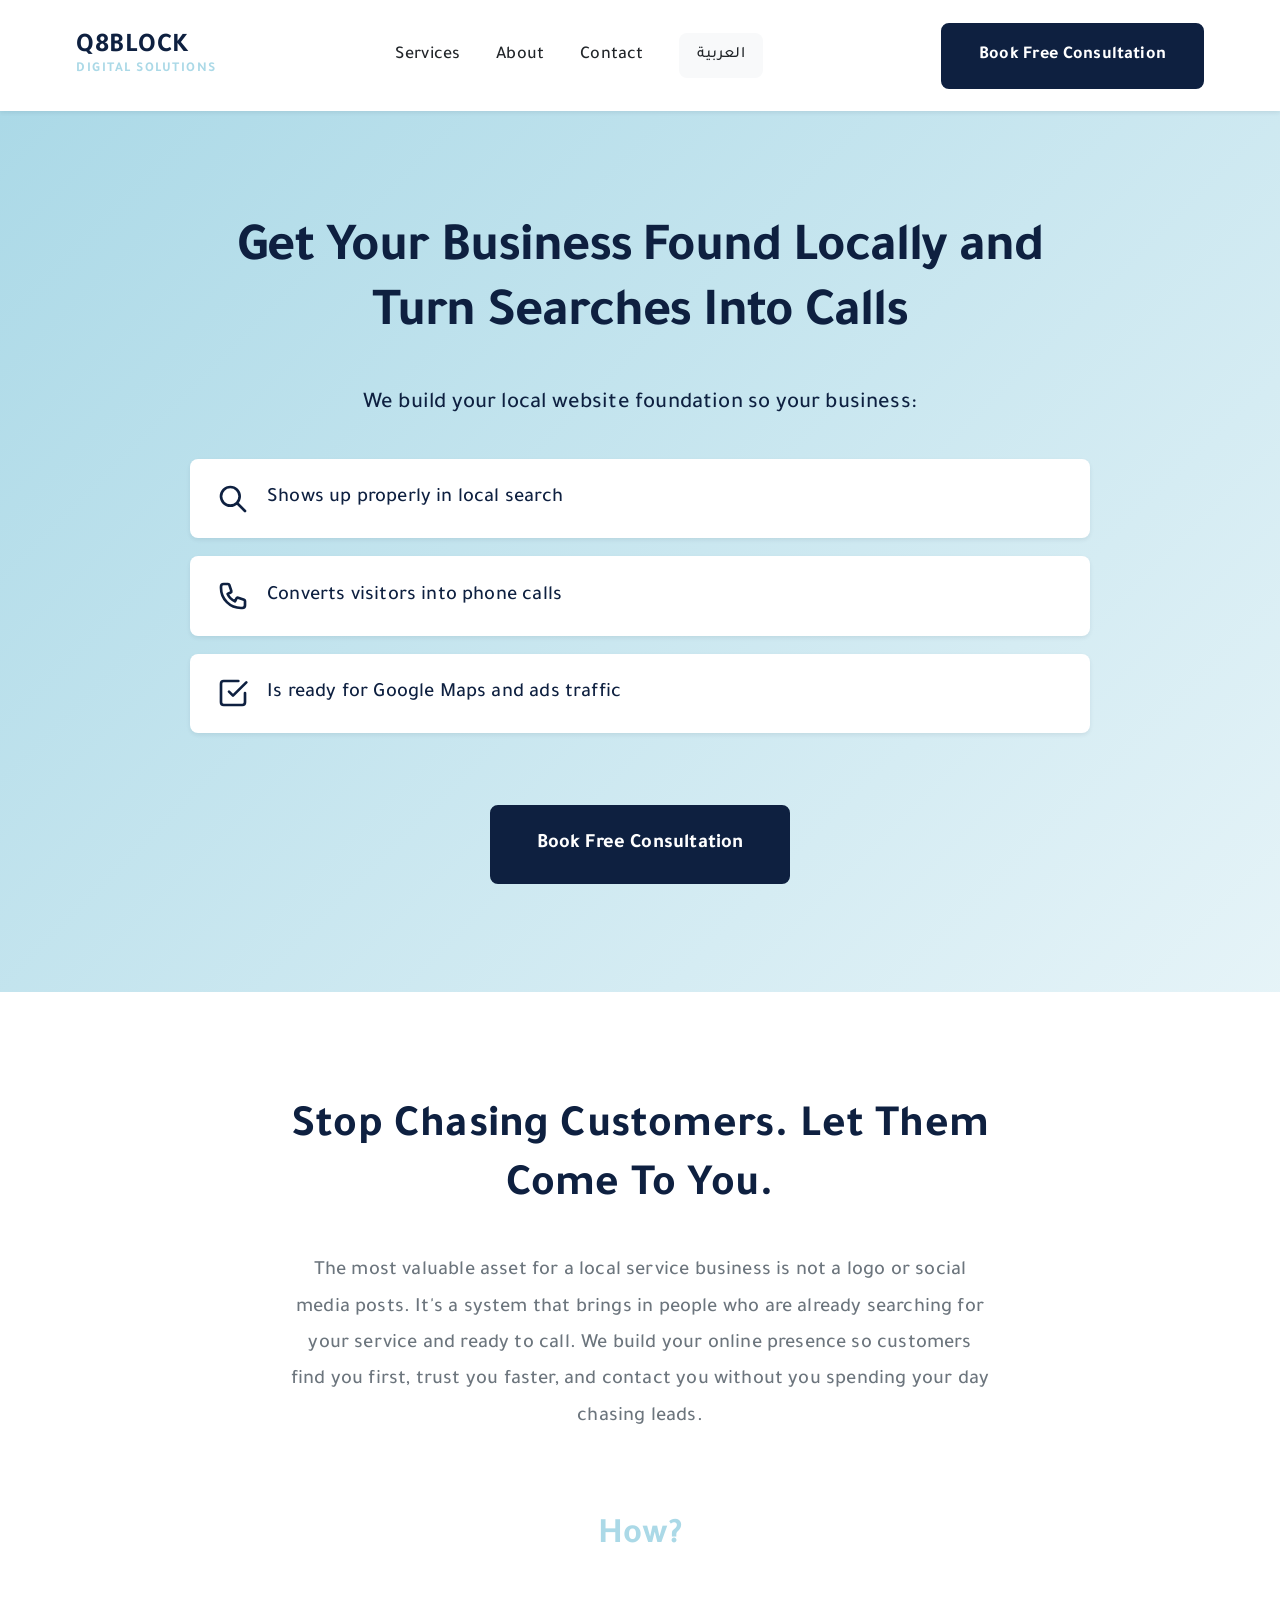
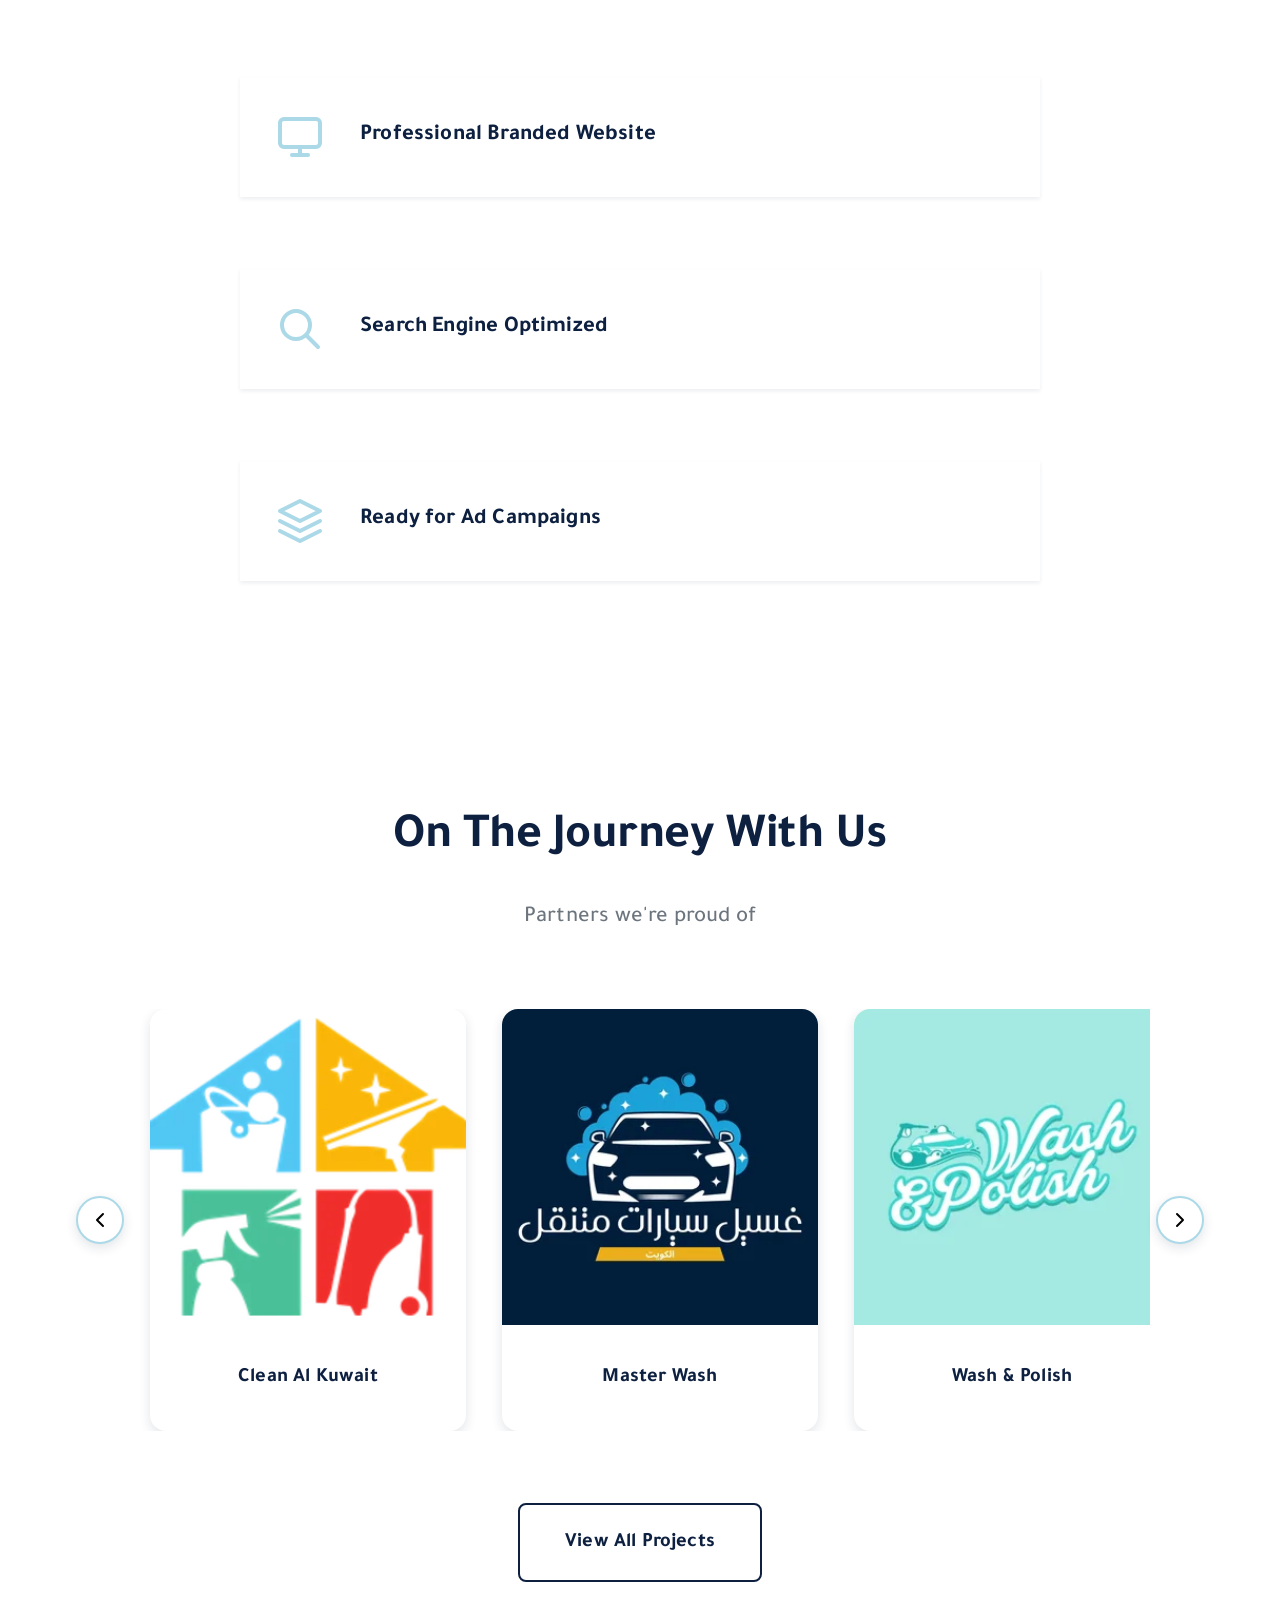
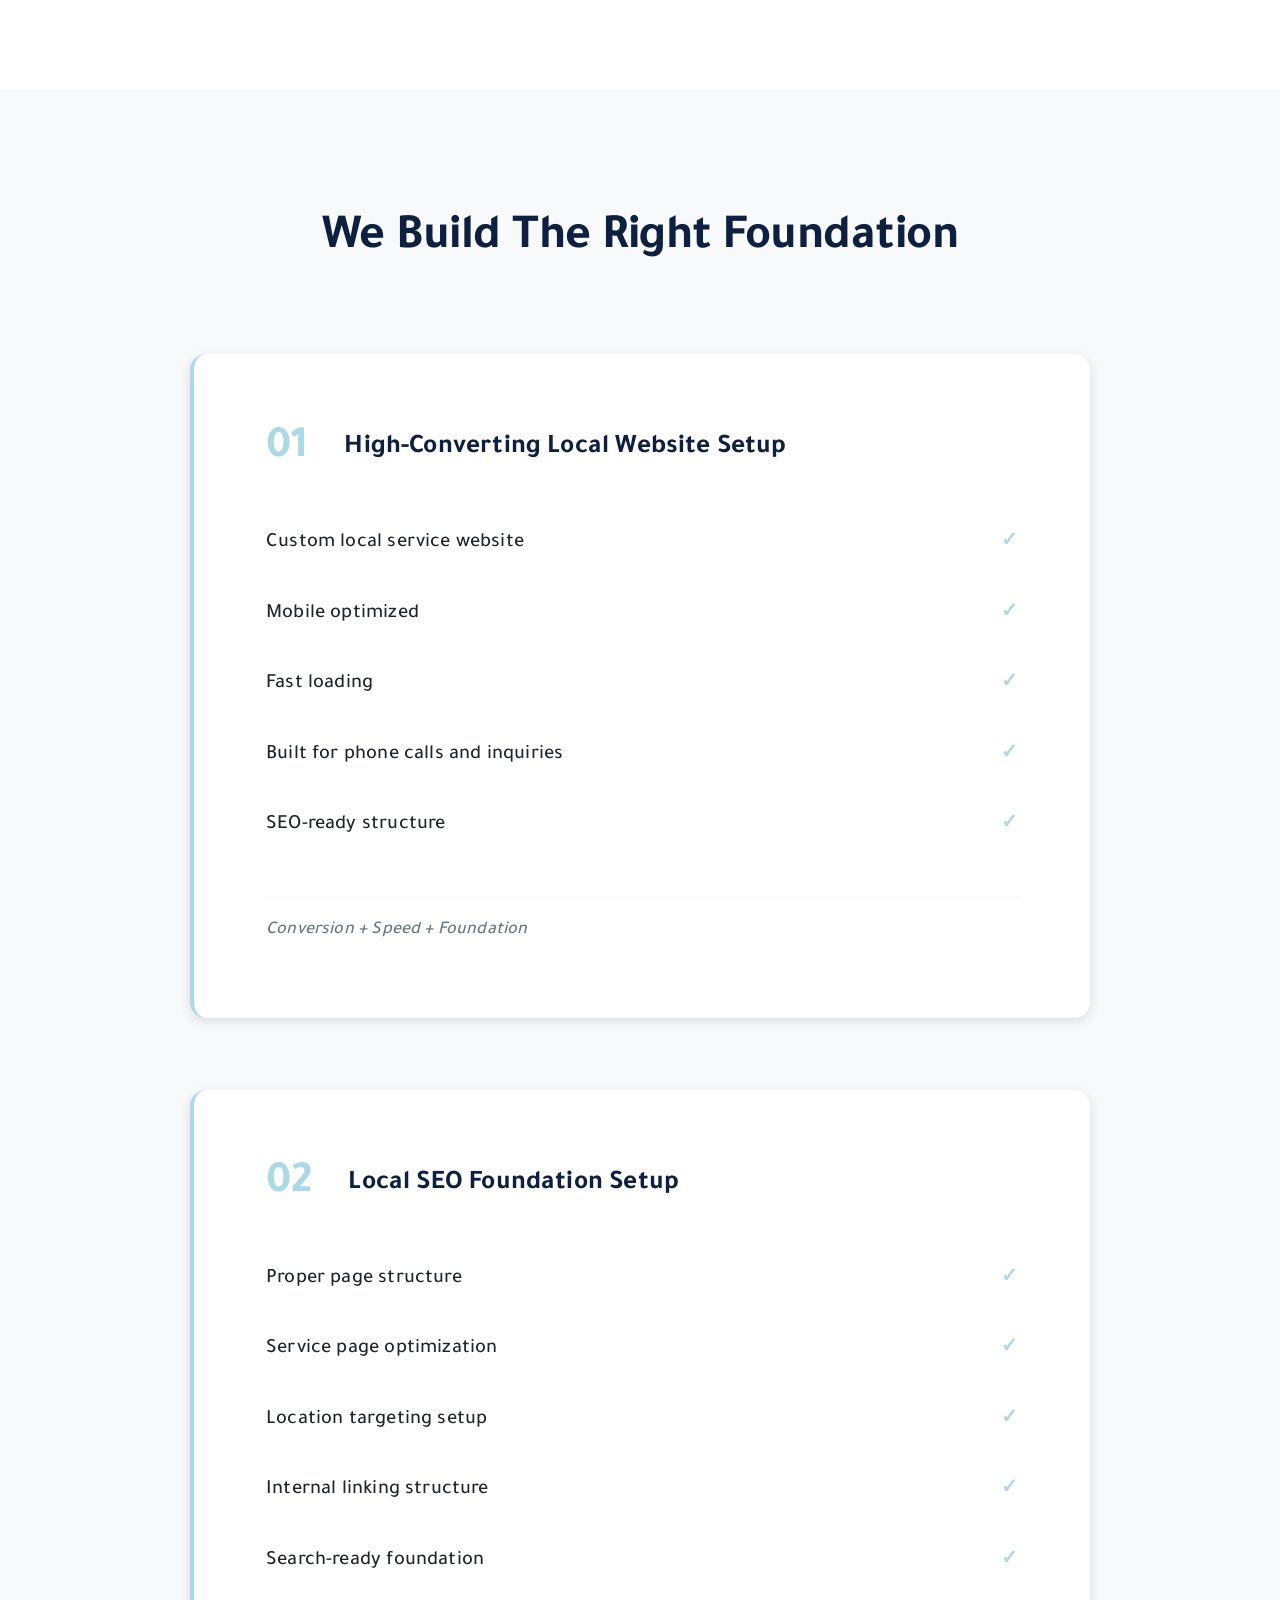
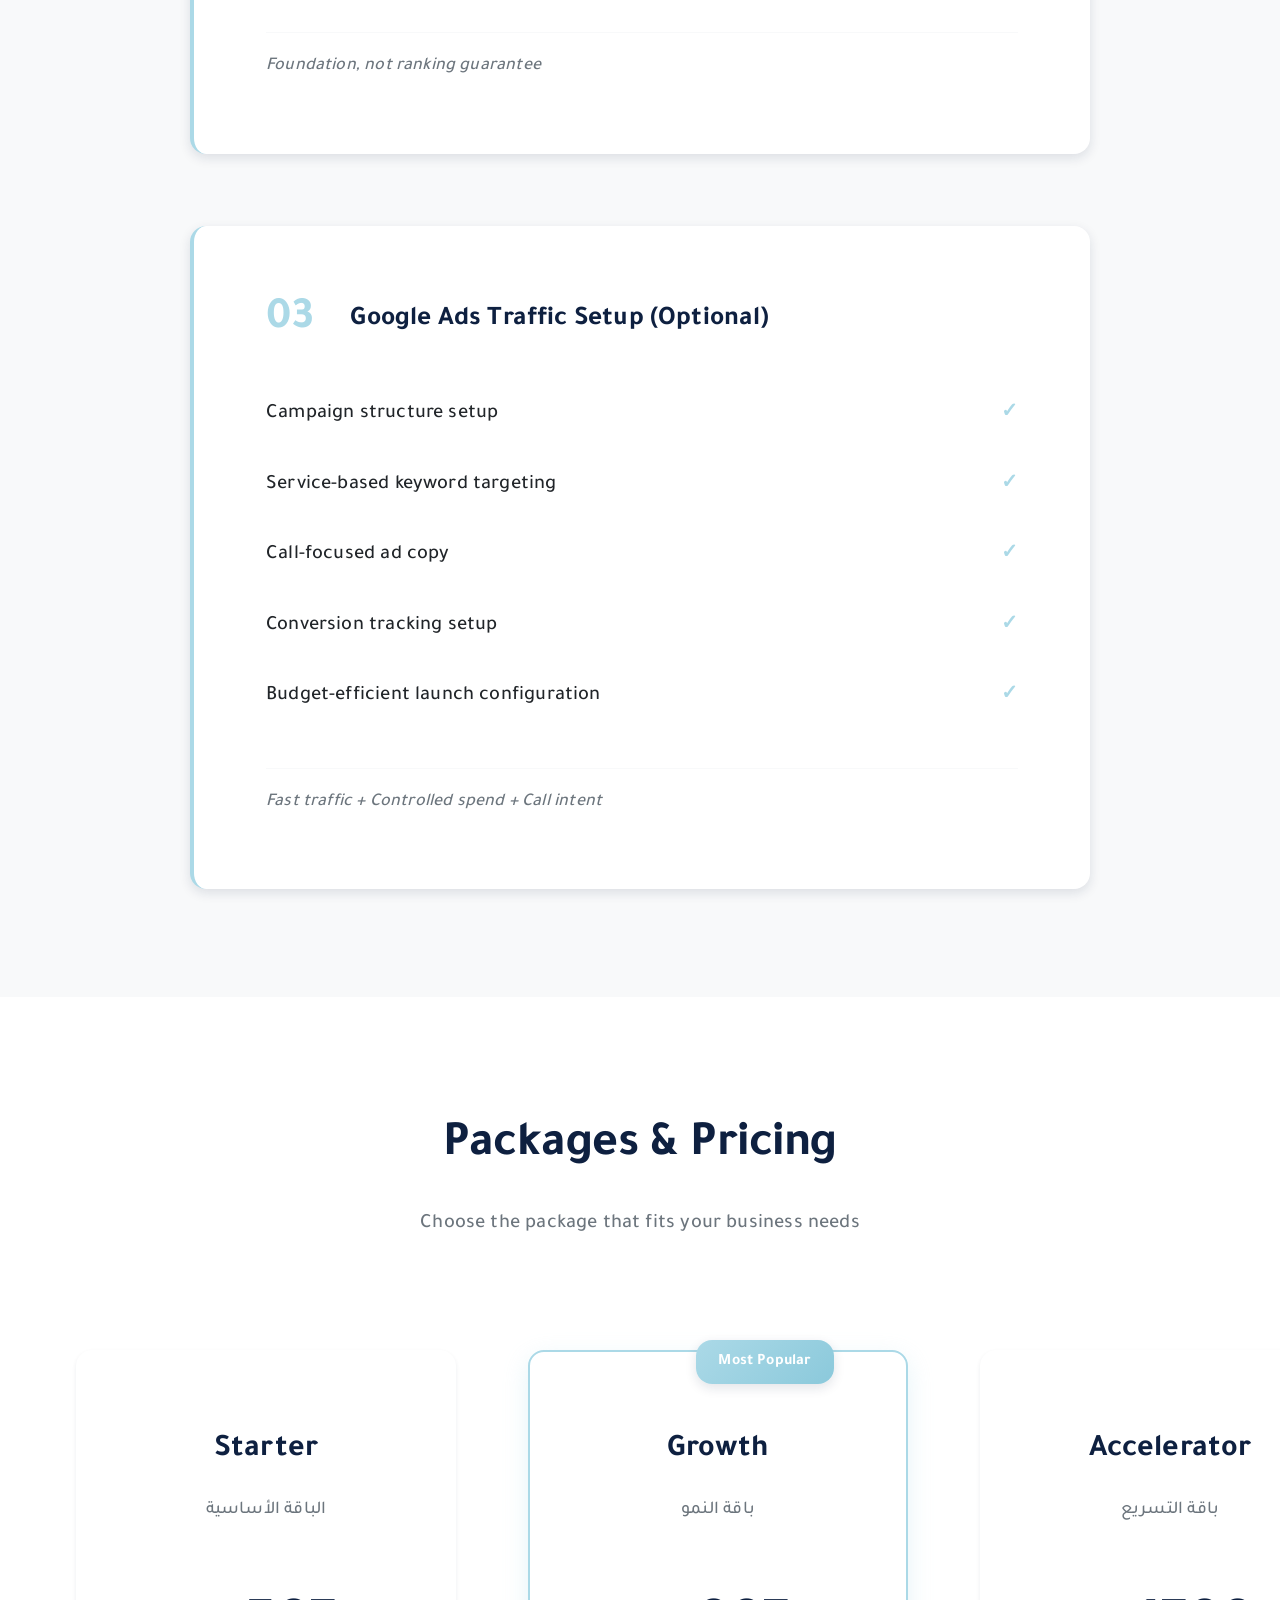
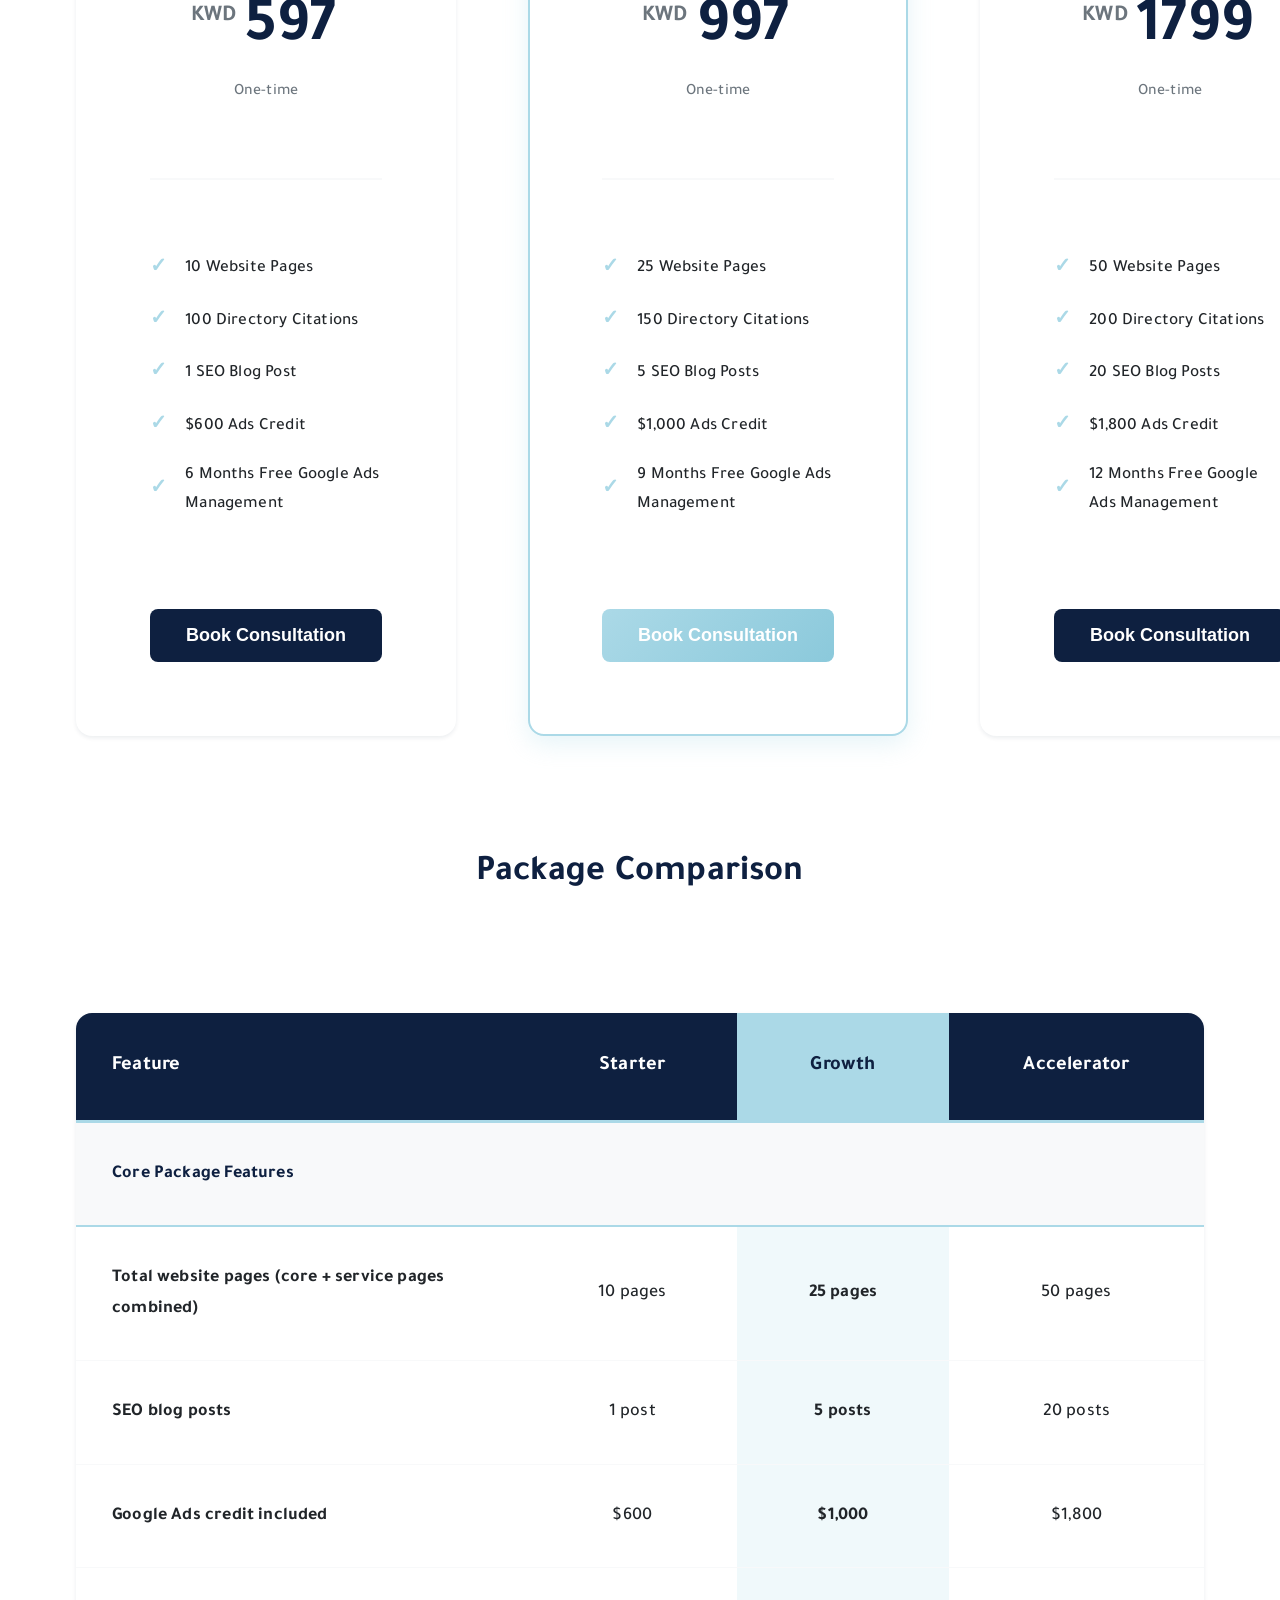
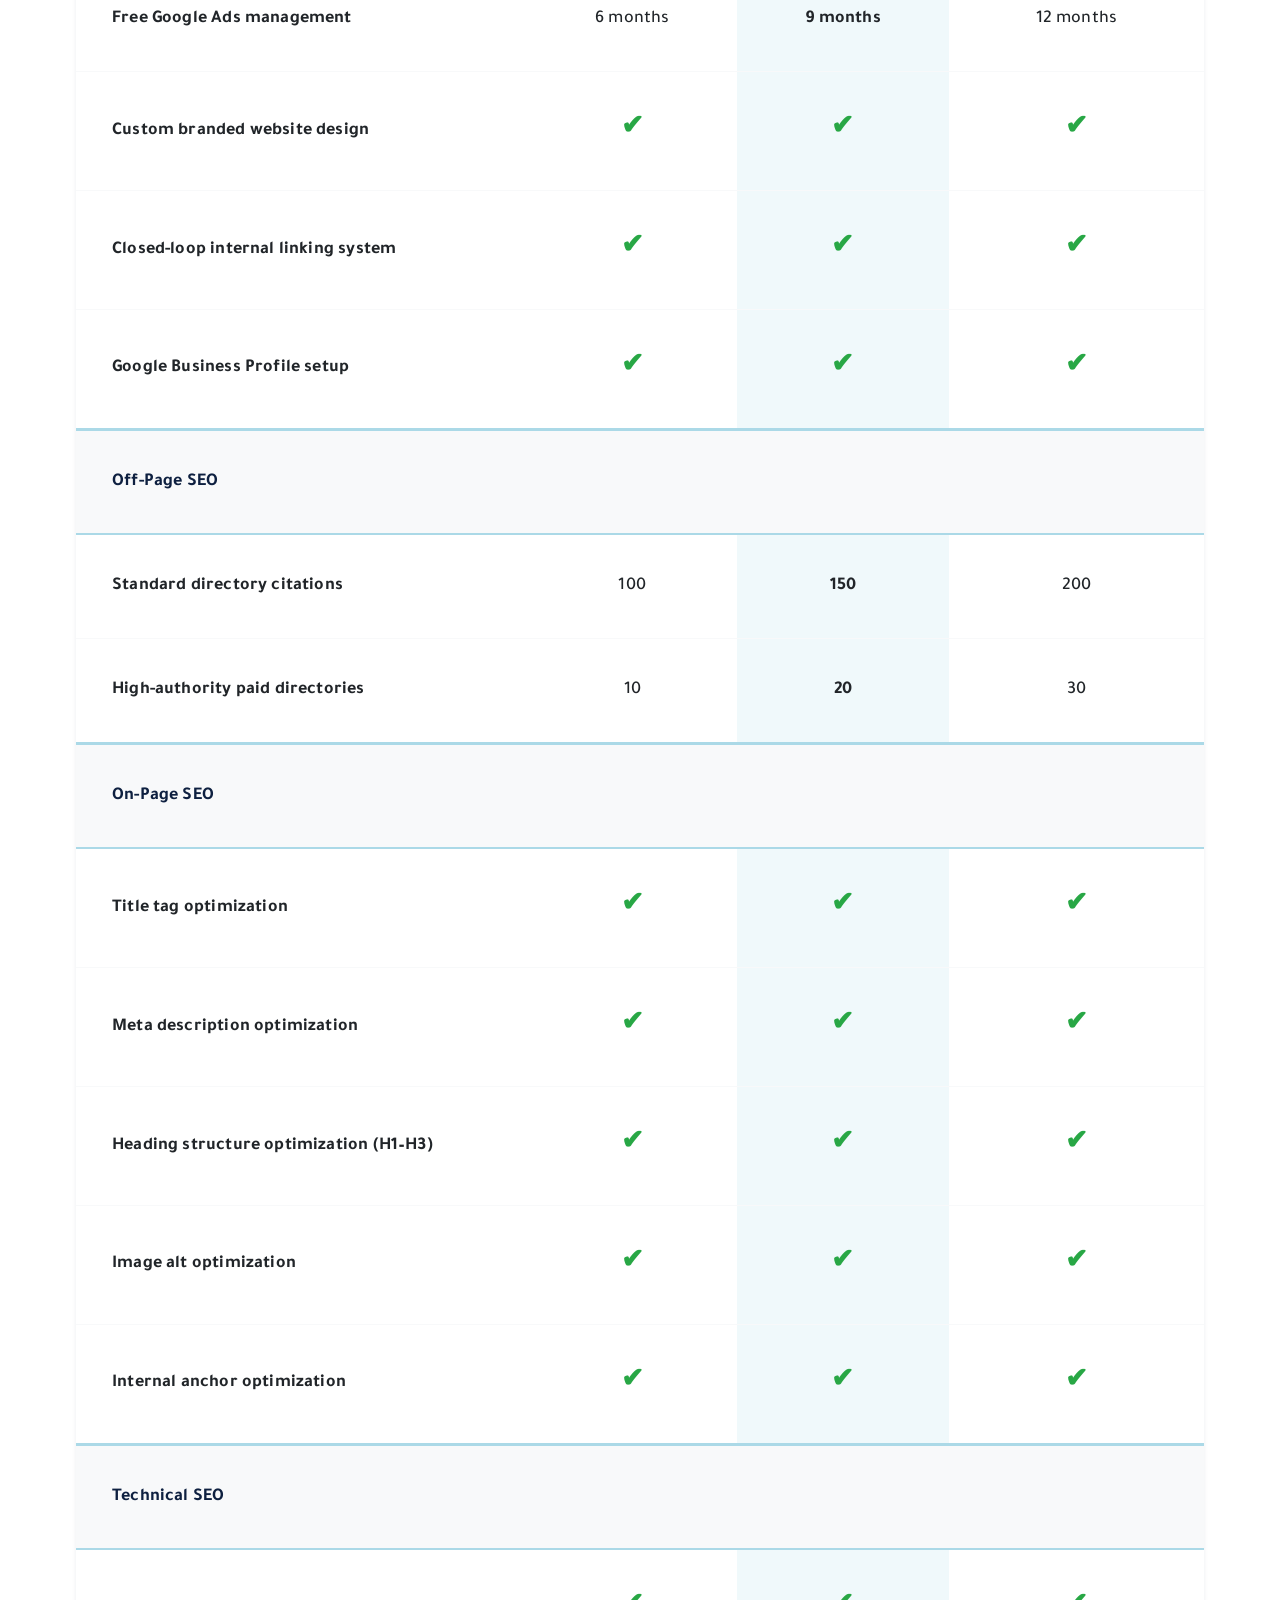
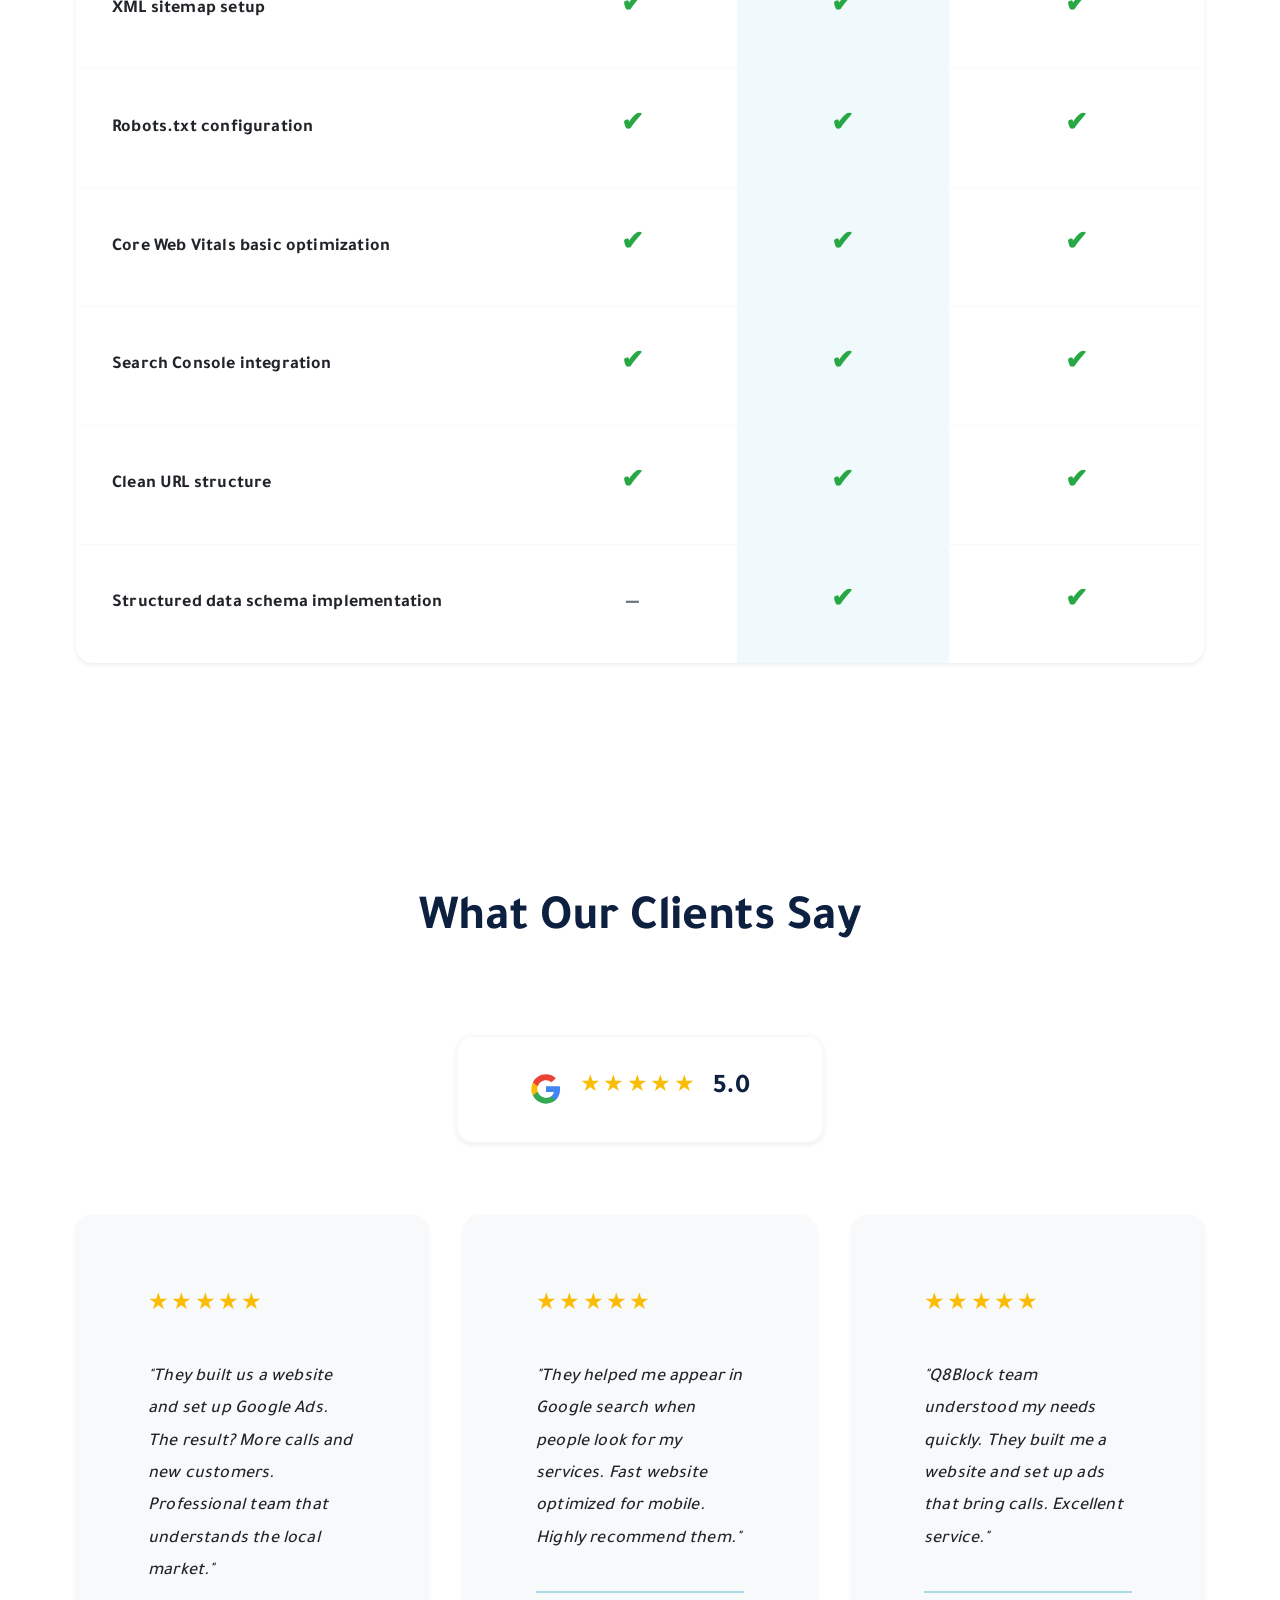
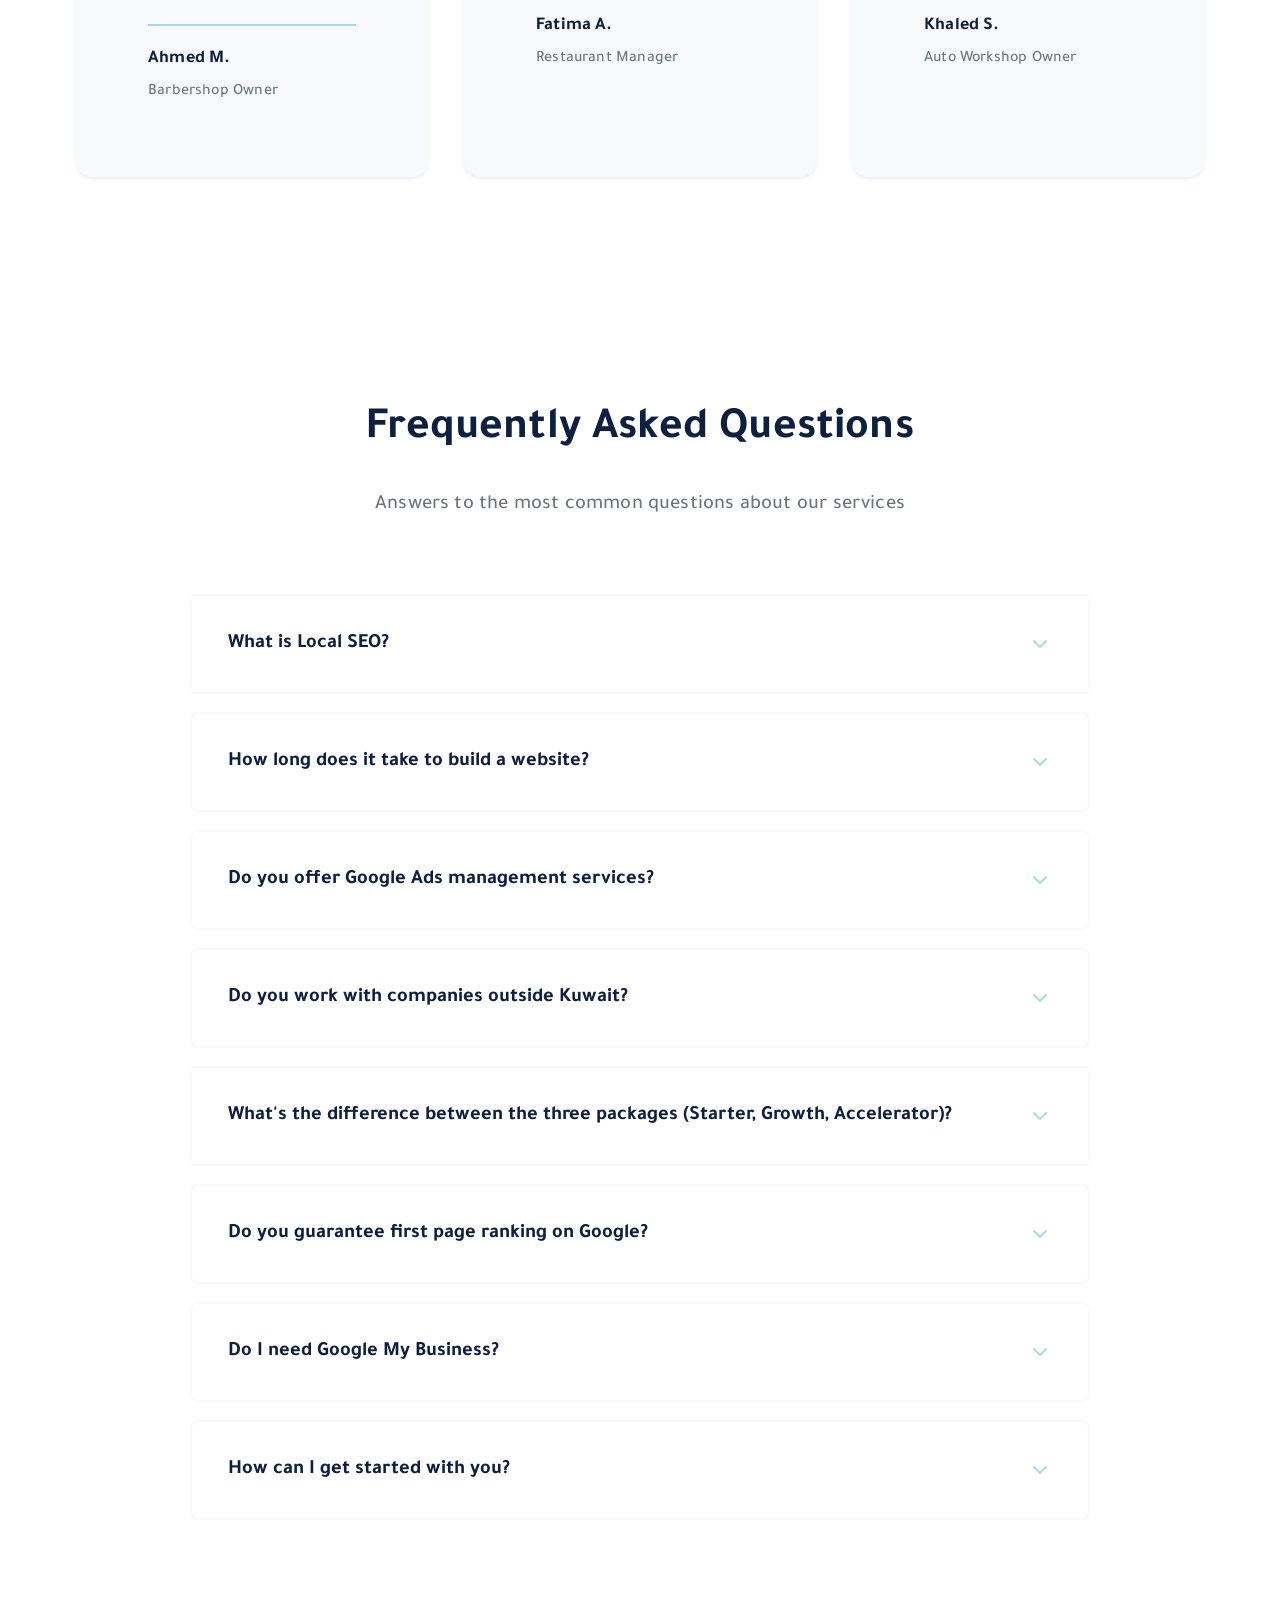
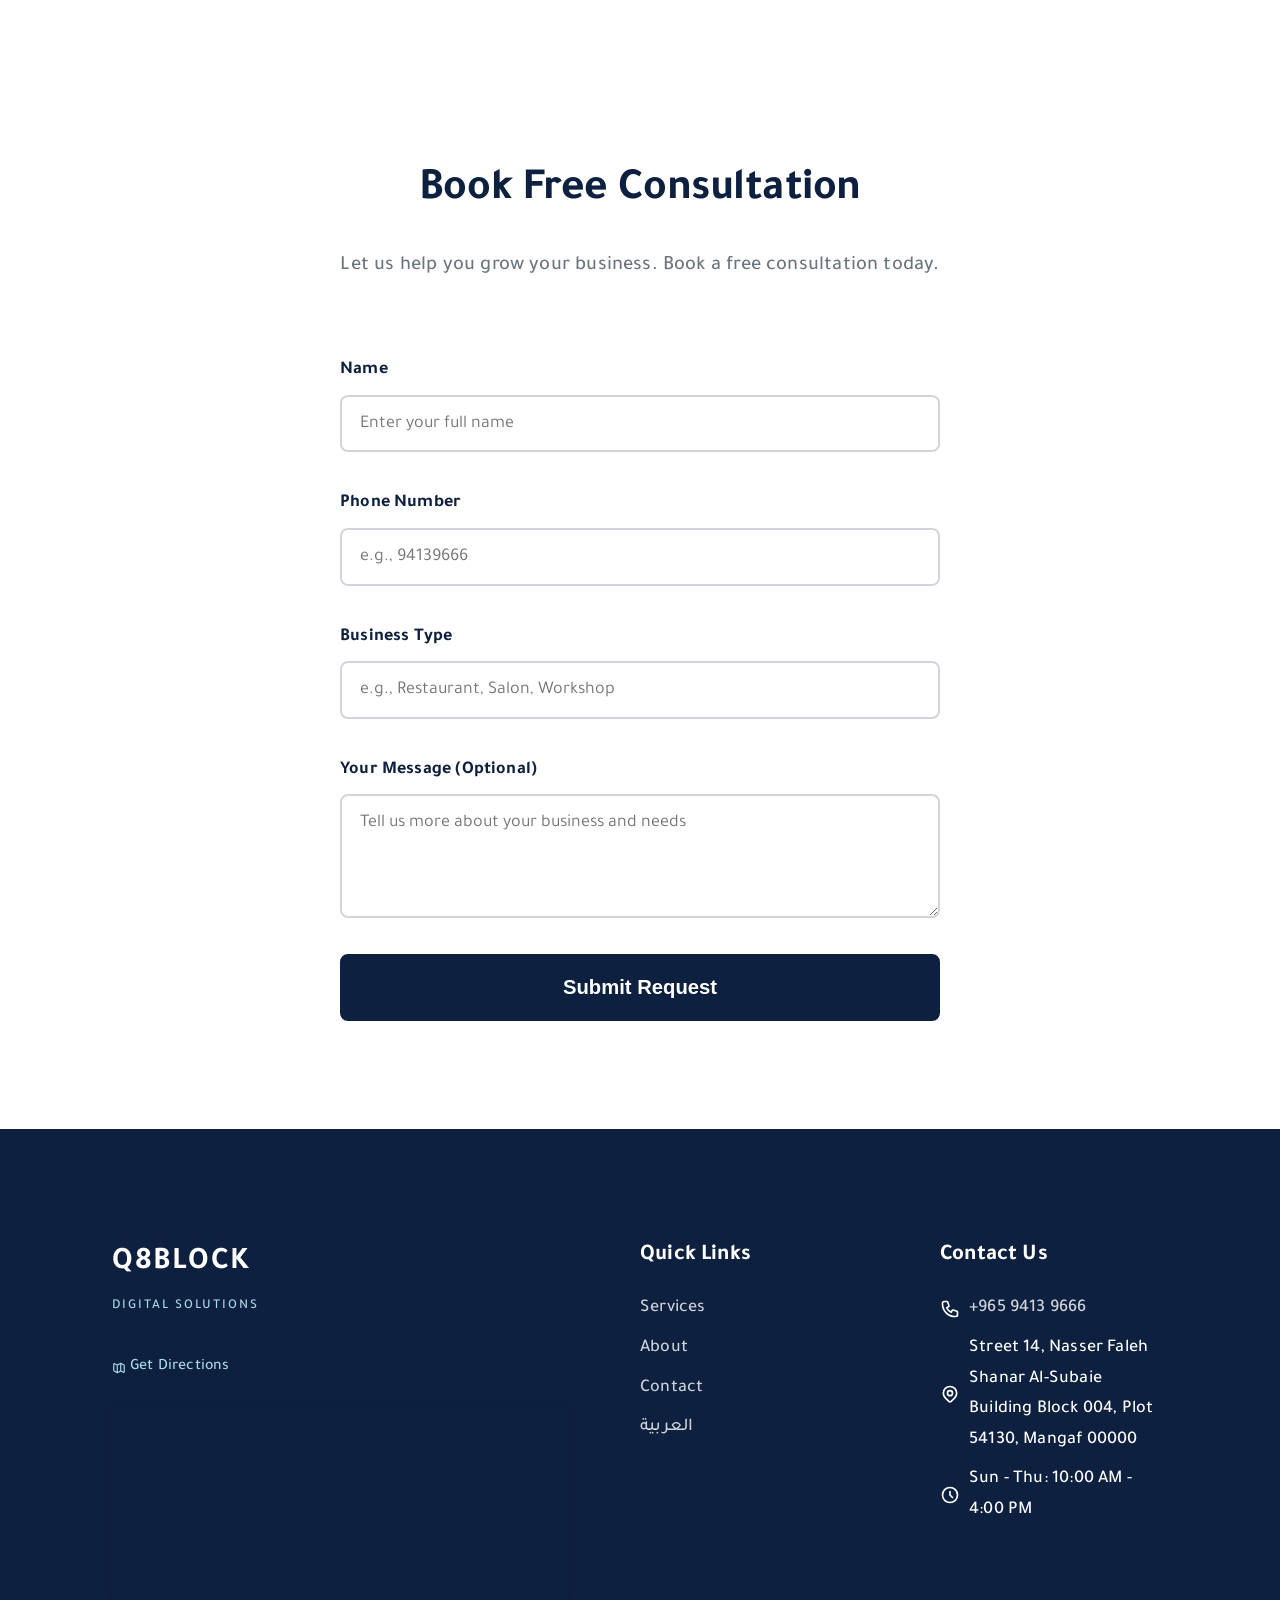
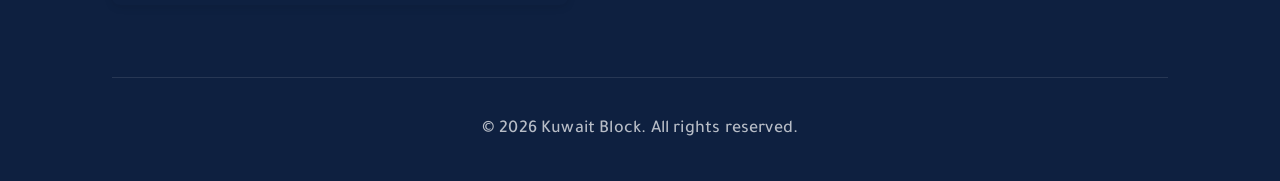
<file: en/index.html>
<!DOCTYPE html>
<html lang="en" dir="ltr">
<head>
    <meta charset="UTF-8">
    <meta name="viewport" content="width=device-width, initial-scale=1.0">
    
    <!-- Primary Meta Tags -->
    <title>Kuwait Block | Local SEO Services in Kuwait, KSA & UAE</title>
    <meta name="title" content="Kuwait Block | Local SEO Services in Kuwait, KSA & UAE">
    <meta name="description" content="We help local service businesses appear in search and get more customers. Google My Business setup, local websites, and ads management in Kuwait, Saudi Arabia, and UAE.">
    <meta name="keywords" content="local SEO Kuwait, Google My Business, local websites, Google Ads management, digital marketing Kuwait">
    
    <!-- Open Graph / Facebook -->
    <meta property="og:type" content="website">
    <meta property="og:url" content="https://q8block.com/en/">
    <meta property="og:title" content="Kuwait Block | Local SEO Services">
    <meta property="og:description" content="We help local service businesses appear in search and get more customers">
    <meta property="og:image" content="https://q8block.com/assets/images/logo.png">
    <meta property="og:locale" content="en_US">
    <meta property="og:locale:alternate" content="ar_KW">
    
    <!-- Twitter -->
    <meta property="twitter:card" content="summary_large_image">
    <meta property="twitter:url" content="https://q8block.com/en/">
    <meta property="twitter:title" content="Kuwait Block | Local SEO Services">
    <meta property="twitter:description" content="We help local service businesses appear in search and get more customers">
    <meta property="twitter:image" content="https://q8block.com/assets/images/logo.png">
    
    <!-- Canonical & Alternate -->
    <link rel="canonical" href="https://q8block.com/en/">
    <link rel="alternate" hreflang="en" href="https://q8block.com/en/">
    <link rel="alternate" hreflang="ar" href="https://q8block.com/">
    <link rel="alternate" hreflang="x-default" href="https://q8block.com/">
    
    
    <!-- Favicon Set -->
    <link rel="icon" type="image/x-icon" href="/favicon.ico">
    <link rel="apple-touch-icon" sizes="180x180" href="/apple-touch-icon.png">
    <link rel="icon" type="image/png" sizes="192x192" href="/android-chrome-192x192.png">
    <link rel="icon" type="image/png" sizes="512x512" href="/android-chrome-512x512.png">
    
    <!-- Preload Critical Resources -->
    <link rel="preload" href="/assets/css/styles.min.css" as="style">
    <link rel="preload" href="/assets/js/main.min.js" as="script">
    
    <!-- Preconnect to Google Fonts -->
    <link rel="preconnect" href="https://fonts.googleapis.com">
    <link rel="preconnect" href="https://fonts.gstatic.com" crossorigin>
    <link href="https://fonts.googleapis.com/css2?family=Tajawal:wght@300;400;500;600;700;800&display=swap" rel="stylesheet">
    
    <!-- Stylesheet -->
    <link rel="stylesheet" href="/assets/css/styles-en.css">
    
    <!-- Schema.org Structured Data -->
    <script type="application/ld+json">
    {
      "@context": "https://schema.org",
      "@type": "LocalBusiness",
      "@id": "https://q8block.com/#organization",
      "name": "Q8Block",
      "alternateName": "كويت بلوك",
      "url": "https://q8block.com",
      "logo": "https://q8block.com/assets/images/logo.png",
      "image": "https://q8block.com/assets/images/logo.png",
      "description": "We help local service businesses appear in search and get more customers through local SEO services and ads management",
      "telephone": "+965 9413 9666",
      "email": "info@q8block.com",
      "address": {
        "@type": "PostalAddress",
        "streetAddress": "Street 14, Nasser Faleh Shanar Al-Subaie Building Block 004, Plot 54130",
        "addressLocality": "Mangaf",
        "postalCode": "00000",
        "addressRegion": "Ahmadi Governorate",
        "addressCountry": "KW"
      },
      "geo": {
        "@type": "GeoCoordinates",
        "latitude": "29.0833",
        "longitude": "48.0833"
      },
      "openingHoursSpecification": [
        {
          "@type": "OpeningHoursSpecification",
          "dayOfWeek": ["Sunday", "Monday", "Tuesday", "Wednesday", "Thursday"],
          "opens": "10:00",
          "closes": "16:00"
        }
      ],
      "areaServed": [
        {
          "@type": "Country",
          "name": "Kuwait"
        },
        {
          "@type": "Country",
          "name": "Saudi Arabia"
        },
        {
          "@type": "Country",
          "name": "United Arab Emirates"
        }
      ],
      "serviceType": ["Local SEO", "Google My Business Setup", "Local Website Development", "Google Ads Management"],
      "priceRange": "KWD 120-450",
      "hasMap": "https://share.google/Hi6OENtATwRxOIzvb",
      "aggregateRating": {
        "@type": "AggregateRating",
        "ratingValue": "5.0",
        "reviewCount": "12",
        "bestRating": "5",
        "worstRating": "1"
      },
      "sameAs": []
    }
    </script>
</head>
<body>
    <!-- Header / Navigation -->
    <header class="header">
        <nav class="nav container">
            <div class="nav-brand">
                <a href="/en/" class="brand-link">
                    <div class="brand-text">
                        <span class="brand-name">Q8BLOCK</span>
                        <span class="brand-tagline">DIGITAL SOLUTIONS</span>
                    </div>
                </a>
            </div>
            <div class="nav-links">
                <a href="/en/services/" class="nav-link">Services</a>
                <a href="/en/about" class="nav-link">About</a>
                <a href="/en/contact" class="nav-link">Contact</a>
                <a href="/" class="nav-link lang-switch">العربية</a>
            </div>
            <div class="nav-cta">
                <a href="/en/contact?service=main" class="btn btn-primary">Book Free Consultation</a>
            </div>
            <button class="mobile-menu-toggle" aria-label="Open menu">
                <span></span>
                <span></span>
                <span></span>
            </button>
        </nav>
    </header>

    <!-- Hero Section -->
    <section class="hero">
        <div class="container">
            <div class="hero-content">
                <h1 class="hero-title">Get Your Business Found Locally and Turn Searches Into Calls</h1>
                <div class="hero-description">
                    <p class="hero-intro">We build your local website foundation so your business:</p>
                    <ul class="hero-benefits">
                        <li class="benefit-item">
                            <svg class="benefit-icon" viewBox="0 0 24 24" fill="none" xmlns="http://www.w3.org/2000/svg">
                                <path d="M21 21L15 15M17 10C17 13.866 13.866 17 10 17C6.13401 17 3 13.866 3 10C3 6.13401 6.13401 3 10 3C13.866 3 17 6.13401 17 10Z" stroke="currentColor" stroke-width="2" stroke-linecap="round" stroke-linejoin="round"/>
                            </svg>
                            <span>Shows up properly in local search</span>
                        </li>
                        <li class="benefit-item">
                            <svg class="benefit-icon" viewBox="0 0 24 24" fill="none" xmlns="http://www.w3.org/2000/svg">
                                <path d="M3 5C3 3.89543 3.89543 3 5 3H8.27924C8.70967 3 9.09181 3.27543 9.22792 3.68377L10.7257 8.17721C10.8831 8.64932 10.6694 9.16531 10.2243 9.38787L7.96701 10.5165C9.06925 12.9612 11.0388 14.9308 13.4835 16.033L14.6121 13.7757C14.8347 13.3306 15.3507 13.1169 15.8228 13.2743L20.3162 14.7721C20.7246 14.9082 21 15.2903 21 15.7208V19C21 20.1046 20.1046 21 19 21H18C9.71573 21 3 14.2843 3 6V5Z" stroke="currentColor" stroke-width="2" stroke-linecap="round" stroke-linejoin="round"/>
                            </svg>
                            <span>Converts visitors into phone calls</span>
                        </li>
                        <li class="benefit-item">
                            <svg class="benefit-icon" viewBox="0 0 24 24" fill="none" xmlns="http://www.w3.org/2000/svg">
                                <path d="M9 11L12 14L22 4M21 12V19C21 20.1046 20.1046 21 19 21H5C3.89543 21 3 20.1046 3 19V5C3 3.89543 3.89543 3 5 3H16" stroke="currentColor" stroke-width="2" stroke-linecap="round" stroke-linejoin="round"/>
                            </svg>
                            <span>Is ready for Google Maps and ads traffic</span>
                        </li>
                    </ul>
                </div>
                <div class="hero-cta">
                    <a href="/en/contact?service=main" class="btn btn-primary btn-large">Book Free Consultation</a>
                </div>
            </div>
        </div>
    </section>

    <!-- Value Section -->
    <section class="value-section" id="about">
        <div class="container">
            <div class="value-content-centered">
                <h2 class="value-title-centered">Stop Chasing Customers. Let Them Come To You.</h2>
                <p class="value-description">
                    The most valuable asset for a local service business is not a logo or social media posts. It's a system that brings in people who are already searching for your service and ready to call. We build your online presence so customers find you first, trust you faster, and contact you without you spending your day chasing leads.
                </p>
                <h3 class="value-how-title">How?</h3>
                <ul class="value-points">
                    <li class="value-point fade-in" data-delay="0">
                        <svg class="value-icon" viewBox="0 0 24 24" fill="none" xmlns="http://www.w3.org/2000/svg">
                            <rect x="2" y="3" width="20" height="14" rx="2" stroke="currentColor" stroke-width="2"/>
                            <path d="M8 21H16" stroke="currentColor" stroke-width="2" stroke-linecap="round"/>
                            <path d="M12 17V21" stroke="currentColor" stroke-width="2" stroke-linecap="round"/>
                        </svg>
                        <span>Professional Branded Website</span>
                    </li>
                    <li class="value-point fade-in" data-delay="200">
                        <svg class="value-icon" viewBox="0 0 24 24" fill="none" xmlns="http://www.w3.org/2000/svg">
                            <path d="M21 21L15 15M17 10C17 13.866 13.866 17 10 17C6.13401 17 3 13.866 3 10C3 6.13401 6.13401 3 10 3C13.866 3 17 6.13401 17 10Z" stroke="currentColor" stroke-width="2" stroke-linecap="round" stroke-linejoin="round"/>
                        </svg>
                        <span>Search Engine Optimized</span>
                    </li>
                    <li class="value-point fade-in" data-delay="400">
                        <svg class="value-icon" viewBox="0 0 24 24" fill="none" xmlns="http://www.w3.org/2000/svg">
                            <path d="M12 2L2 7L12 12L22 7L12 2Z" stroke="currentColor" stroke-width="2" stroke-linecap="round" stroke-linejoin="round"/>
                            <path d="M2 17L12 22L22 17" stroke="currentColor" stroke-width="2" stroke-linecap="round" stroke-linejoin="round"/>
                            <path d="M2 12L12 17L22 12" stroke="currentColor" stroke-width="2" stroke-linecap="round" stroke-linejoin="round"/>
                        </svg>
                        <span>Ready for Ad Campaigns</span>
                    </li>
                </ul>
            </div>
        </div>
    </section>

    <!-- Portfolio Section -->
    <section class="portfolio-section">
        <div class="container">
            <div class="section-header">
                <h2 class="section-title">On The Journey With Us</h2>
                <p class="section-description">Partners we're proud of</p>
            </div>
            <div class="portfolio-carousel-container">
                <button class="carousel-btn carousel-prev" aria-label="Previous">
                    <svg width="24" height="24" viewBox="0 0 24 24" fill="none" xmlns="http://www.w3.org/2000/svg">
                        <path d="M15 18L9 12L15 6" stroke="currentColor" stroke-width="2" stroke-linecap="round" stroke-linejoin="round"/>
                    </svg>
                </button>
                <div class="portfolio-carousel">
                    <div class="portfolio-track">
                        <a href="https://kwtclean.com" target="_blank" rel="nofollow" class="portfolio-slide">
                            <div class="portfolio-image">
                                <img src="../assets/images/portfolio/clean-al-kuwait.webp" alt="Clean Al Kuwait" loading="lazy">
                            </div>
                            <h3 class="portfolio-title">Clean Al Kuwait</h3>
                        </a>
                        <a href="https://carwashkw.com" target="_blank" rel="nofollow" class="portfolio-slide">
                            <div class="portfolio-image">
                                <img src="../assets/images/portfolio/master-wash.webp" alt="Master Wash" loading="lazy">
                            </div>
                            <h3 class="portfolio-title">Master Wash</h3>
                        </a>
                        <a href="https://kwcarwash.com" target="_blank" rel="nofollow" class="portfolio-slide">
                            <div class="portfolio-image">
                                <img src="../assets/images/portfolio/wash-polish.webp" alt="Wash & Polish" loading="lazy">
                            </div>
                            <h3 class="portfolio-title">Wash & Polish</h3>
                        </a>
                        <a href="https://q8carwash.com" target="_blank" rel="nofollow" class="portfolio-slide">
                            <div class="portfolio-image">
                                <img src="../assets/images/portfolio/al-bosphor.webp" alt="Al Bosphor" loading="lazy">
                            </div>
                            <h3 class="portfolio-title">Al Bosphor</h3>
                        </a>
                        <a href="https://fightersunionkw.com/" target="_blank" rel="nofollow" class="portfolio-slide">
                            <div class="portfolio-image">
                                <img src="../assets/images/portfolio/fighters-union.webp" alt="Fighters Union" loading="lazy">
                            </div>
                            <h3 class="portfolio-title">Fighters Union</h3>
                        </a>
                    </div>
                </div>
                <button class="carousel-btn carousel-next" aria-label="Next">
                    <svg width="24" height="24" viewBox="0 0 24 24" fill="none" xmlns="http://www.w3.org/2000/svg">
                        <path d="M9 18L15 12L9 6" stroke="currentColor" stroke-width="2" stroke-linecap="round" stroke-linejoin="round"/>
                    </svg>
                </button>
            </div>
            <div class="portfolio-cta">
                <a href="/en/projects" class="btn btn-secondary btn-large">View All Projects</a>
            </div>
        </div>
    </section>

    <!-- Services Section -->
    <section class="services-section" id="services">
        <div class="container">
            <div class="section-header">
                <h2 class="section-title">We Build The Right Foundation</h2>
            </div>
            <div class="services-detailed">
                <!-- Service 1: High-Converting Local Website Setup -->
                <div class="service-detail-card fade-in-on-scroll">
                    <div class="service-detail-header">
                        <div class="service-detail-number">01</div>
                        <h3 class="service-detail-title">High-Converting Local Website Setup</h3>
                    </div>
                    <ul class="service-detail-list">
                        <li>Custom local service website</li>
                        <li>Mobile optimized</li>
                        <li>Fast loading</li>
                        <li>Built for phone calls and inquiries</li>
                        <li>SEO-ready structure</li>
                    </ul>
                    <p class="service-detail-summary">Conversion + Speed + Foundation</p>
                </div>

                <!-- Service 2: Local SEO Foundation Setup -->
                <div class="service-detail-card fade-in-on-scroll">
                    <div class="service-detail-header">
                        <div class="service-detail-number">02</div>
                        <h3 class="service-detail-title">Local SEO Foundation Setup</h3>
                    </div>
                    <ul class="service-detail-list">
                        <li>Proper page structure</li>
                        <li>Service page optimization</li>
                        <li>Location targeting setup</li>
                        <li>Internal linking structure</li>
                        <li>Search-ready foundation</li>
                    </ul>
                    <p class="service-detail-summary">Foundation, not ranking guarantee</p>
                </div>

                <!-- Service 3: Google Ads Traffic Setup -->
                <div class="service-detail-card fade-in-on-scroll">
                    <div class="service-detail-header">
                        <div class="service-detail-number">03</div>
                        <h3 class="service-detail-title">Google Ads Traffic Setup (Optional)</h3>
                    </div>
                    <ul class="service-detail-list">
                        <li>Campaign structure setup</li>
                        <li>Service-based keyword targeting</li>
                        <li>Call-focused ad copy</li>
                        <li>Conversion tracking setup</li>
                        <li>Budget-efficient launch configuration</li>
                    </ul>
                    <p class="service-detail-summary">Fast traffic + Controlled spend + Call intent</p>
                </div>
            </div>
        </div>
    </section>

    <!-- Pricing Section -->
    <section class="pricing-section" id="pricing">
        <div class="container">
            <div class="section-header">
                <h2 class="section-title">Packages & Pricing</h2>
                <p class="section-subtitle">Choose the package that fits your business needs</p>
            </div>

            <!-- Pricing Cards -->
            <div class="pricing-cards">
                <!-- Starter Package -->
                <div class="pricing-card fade-in-on-scroll">
                    <div class="pricing-card-header">
                        <h3 class="pricing-card-title">Starter</h3>
                        <p class="pricing-card-name-ar">الباقة الأساسية</p>
                    </div>
                    <div class="pricing-card-price">
                        <span class="price-currency">KWD</span>
                        <span class="price-amount">597</span>
                        <span class="price-period">One-time</span>
                    </div>
                    <div class="pricing-card-highlights">
                        <div class="highlight-item">
                            <span class="highlight-icon">✓</span>
                            <span>10 Website Pages</span>
                        </div>
                        <div class="highlight-item">
                            <span class="highlight-icon">✓</span>
                            <span>100 Directory Citations</span>
                        </div>
                        <div class="highlight-item">
                            <span class="highlight-icon">✓</span>
                            <span>1 SEO Blog Post</span>
                        </div>
                        <div class="highlight-item">
                            <span class="highlight-icon">✓</span>
                            <span>$600 Ads Credit</span>
                        </div>
                        <div class="highlight-item">
                            <span class="highlight-icon">✓</span>
                            <span>6 Months Free Google Ads Management</span>
                        </div>
                    </div>
                    <button class="pricing-cta-button" onclick="window.location.href='/en/contact?service=main'">Book Consultation</button>
                </div>

                <!-- Growth Package (Most Popular) -->
                <div class="pricing-card pricing-card-featured fade-in-on-scroll">
                    <div class="pricing-badge">Most Popular</div>
                    <div class="pricing-card-header">
                        <h3 class="pricing-card-title">Growth</h3>
                        <p class="pricing-card-name-ar">باقة النمو</p>
                    </div>
                    <div class="pricing-card-price">
                        <span class="price-currency">KWD</span>
                        <span class="price-amount">997</span>
                        <span class="price-period">One-time</span>
                    </div>
                    <div class="pricing-card-highlights">
                        <div class="highlight-item">
                            <span class="highlight-icon">✓</span>
                            <span>25 Website Pages</span>
                        </div>
                        <div class="highlight-item">
                            <span class="highlight-icon">✓</span>
                            <span>150 Directory Citations</span>
                        </div>
                        <div class="highlight-item">
                            <span class="highlight-icon">✓</span>
                            <span>5 SEO Blog Posts</span>
                        </div>
                        <div class="highlight-item">
                            <span class="highlight-icon">✓</span>
                            <span>$1,000 Ads Credit</span>
                        </div>
                        <div class="highlight-item">
                            <span class="highlight-icon">✓</span>
                            <span>9 Months Free Google Ads Management</span>
                        </div>
                    </div>
                    <button class="pricing-cta-button pricing-cta-featured" onclick="window.location.href='/en/contact?service=main'">Book Consultation</button>
                </div>

                <!-- Accelerator Package -->
                <div class="pricing-card fade-in-on-scroll">
                    <div class="pricing-card-header">
                        <h3 class="pricing-card-title">Accelerator</h3>
                        <p class="pricing-card-name-ar">باقة التسريع</p>
                    </div>
                    <div class="pricing-card-price">
                        <span class="price-currency">KWD</span>
                        <span class="price-amount">1799</span>
                        <span class="price-period">One-time</span>
                    </div>
                    <div class="pricing-card-highlights">
                        <div class="highlight-item">
                            <span class="highlight-icon">✓</span>
                            <span>50 Website Pages</span>
                        </div>
                        <div class="highlight-item">
                            <span class="highlight-icon">✓</span>
                            <span>200 Directory Citations</span>
                        </div>
                        <div class="highlight-item">
                            <span class="highlight-icon">✓</span>
                            <span>20 SEO Blog Posts</span>
                        </div>
                        <div class="highlight-item">
                            <span class="highlight-icon">✓</span>
                            <span>$1,800 Ads Credit</span>
                        </div>
                        <div class="highlight-item">
                            <span class="highlight-icon">✓</span>
                            <span>12 Months Free Google Ads Management</span>
                        </div>
                    </div>
                    <button class="pricing-cta-button" onclick="window.location.href='/en/contact?service=main'">Book Consultation</button>
                </div>
            </div>

            <!-- Package Comparison Table -->
            <div class="comparison-table-wrapper">
                <h3 class="comparison-title">Package Comparison</h3>
                
                <table class="comparison-table">
                    <thead>
                        <tr>
                            <th>Feature</th>
                            <th>Starter</th>
                            <th class="featured-col">Growth</th>
                            <th>Accelerator</th>
                        </tr>
                    </thead>
                    <tbody>
                        <!-- Core Package Features -->
                        <tr class="category-row">
                            <td colspan="4">Core Package Features</td>
                        </tr>
                        <tr>
                            <td>Total website pages (core + service pages combined)</td>
                            <td>10 pages</td>
                            <td class="featured-col">25 pages</td>
                            <td>50 pages</td>
                        </tr>
                        <tr>
                            <td>SEO blog posts</td>
                            <td>1 post</td>
                            <td class="featured-col">5 posts</td>
                            <td>20 posts</td>
                        </tr>
                        <tr>
                            <td>Google Ads credit included</td>
                            <td>$600</td>
                            <td class="featured-col">$1,000</td>
                            <td>$1,800</td>
                        </tr>
                        <tr>
                            <td>Free Google Ads management</td>
                            <td>6 months</td>
                            <td class="featured-col">9 months</td>
                            <td>12 months</td>
                        </tr>
                        <tr>
                            <td>Custom branded website design</td>
                            <td><span class="check">✔</span></td>
                            <td class="featured-col"><span class="check">✔</span></td>
                            <td><span class="check">✔</span></td>
                        </tr>
                        <tr>
                            <td>Closed-loop internal linking system</td>
                            <td><span class="check">✔</span></td>
                            <td class="featured-col"><span class="check">✔</span></td>
                            <td><span class="check">✔</span></td>
                        </tr>
                        <tr>
                            <td>Google Business Profile setup</td>
                            <td><span class="check">✔</span></td>
                            <td class="featured-col"><span class="check">✔</span></td>
                            <td><span class="check">✔</span></td>
                        </tr>
                        
                        <!-- Off-Page SEO -->
                        <tr class="category-row">
                            <td colspan="4">Off-Page SEO</td>
                        </tr>
                        <tr>
                            <td>Standard directory citations</td>
                            <td>100</td>
                            <td class="featured-col">150</td>
                            <td>200</td>
                        </tr>
                        <tr>
                            <td>High-authority paid directories</td>
                            <td>10</td>
                            <td class="featured-col">20</td>
                            <td>30</td>
                        </tr>
                        
                        <!-- On-Page SEO -->
                        <tr class="category-row">
                            <td colspan="4">On-Page SEO</td>
                        </tr>
                        <tr>
                            <td>Title tag optimization</td>
                            <td><span class="check">✔</span></td>
                            <td class="featured-col"><span class="check">✔</span></td>
                            <td><span class="check">✔</span></td>
                        </tr>
                        <tr>
                            <td>Meta description optimization</td>
                            <td><span class="check">✔</span></td>
                            <td class="featured-col"><span class="check">✔</span></td>
                            <td><span class="check">✔</span></td>
                        </tr>
                        <tr>
                            <td>Heading structure optimization (H1–H3)</td>
                            <td><span class="check">✔</span></td>
                            <td class="featured-col"><span class="check">✔</span></td>
                            <td><span class="check">✔</span></td>
                        </tr>
                        <tr>
                            <td>Image alt optimization</td>
                            <td><span class="check">✔</span></td>
                            <td class="featured-col"><span class="check">✔</span></td>
                            <td><span class="check">✔</span></td>
                        </tr>
                        <tr>
                            <td>Internal anchor optimization</td>
                            <td><span class="check">✔</span></td>
                            <td class="featured-col"><span class="check">✔</span></td>
                            <td><span class="check">✔</span></td>
                        </tr>
                        
                        <!-- Technical SEO -->
                        <tr class="category-row">
                            <td colspan="4">Technical SEO</td>
                        </tr>
                        <tr>
                            <td>XML sitemap setup</td>
                            <td><span class="check">✔</span></td>
                            <td class="featured-col"><span class="check">✔</span></td>
                            <td><span class="check">✔</span></td>
                        </tr>
                        <tr>
                            <td>Robots.txt configuration</td>
                            <td><span class="check">✔</span></td>
                            <td class="featured-col"><span class="check">✔</span></td>
                            <td><span class="check">✔</span></td>
                        </tr>
                        <tr>
                            <td>Core Web Vitals basic optimization</td>
                            <td><span class="check">✔</span></td>
                            <td class="featured-col"><span class="check">✔</span></td>
                            <td><span class="check">✔</span></td>
                        </tr>
                        <tr>
                            <td>Search Console integration</td>
                            <td><span class="check">✔</span></td>
                            <td class="featured-col"><span class="check">✔</span></td>
                            <td><span class="check">✔</span></td>
                        </tr>
                        <tr>
                            <td>Clean URL structure</td>
                            <td><span class="check">✔</span></td>
                            <td class="featured-col"><span class="check">✔</span></td>
                            <td><span class="check">✔</span></td>
                        </tr>
                        <tr>
                            <td>Structured data schema implementation</td>
                            <td><span class="dash">—</span></td>
                            <td class="featured-col"><span class="check">✔</span></td>
                            <td><span class="check">✔</span></td>
                        </tr>
                    </tbody>
                </table>
            </div>
        </div>
    </section>

    <!-- FAQ Section -->
    <!-- Testimonials Section -->
    <section class="testimonials-section" id="testimonials">
        <div class="container">
            <div class="section-header">
                <h2 class="section-title">What Our Clients Say</h2>
            </div>
            
            <!-- Google Rating Badge -->
            <div class="google-rating-badge">
                <a href="https://share.google/sRLs90XWW1ewyhL3a" target="_blank" rel="noopener" class="google-rating-link">
                    <svg width="32" height="32" viewBox="0 0 24 24" fill="none" xmlns="http://www.w3.org/2000/svg" class="google-logo">
                        <path d="M22.56 12.25c0-.78-.07-1.53-.2-2.25H12v4.26h5.92c-.26 1.37-1.04 2.53-2.21 3.31v2.77h3.57c2.08-1.92 3.28-4.74 3.28-8.09z" fill="#4285F4"/>
                        <path d="M12 23c2.97 0 5.46-.98 7.28-2.66l-3.57-2.77c-.98.66-2.23 1.06-3.71 1.06-2.86 0-5.29-1.93-6.16-4.53H2.18v2.84C3.99 20.53 7.7 23 12 23z" fill="#34A853"/>
                        <path d="M5.84 14.09c-.22-.66-.35-1.36-.35-2.09s.13-1.43.35-2.09V7.07H2.18C1.43 8.55 1 10.22 1 12s.43 3.45 1.18 4.93l2.85-2.22.81-.62z" fill="#FBBC05"/>
                        <path d="M12 5.38c1.62 0 3.06.56 4.21 1.64l3.15-3.15C17.45 2.09 14.97 1 12 1 7.7 1 3.99 3.47 2.18 7.07l3.66 2.84c.87-2.6 3.3-4.53 6.16-4.53z" fill="#EA4335"/>
                    </svg>
                    <div class="google-stars">
                        <span>★</span><span>★</span><span>★</span><span>★</span><span>★</span>
                    </div>
                    <span class="rating-number">5.0</span>
                </a>
            </div>

            <!-- Testimonials Grid -->
            <div class="testimonials-grid">
                <!-- Testimonial 1 -->
                <div class="testimonial-card fade-in-on-scroll">
                    <div class="testimonial-stars">
                        <span>★</span><span>★</span><span>★</span><span>★</span><span>★</span>
                    </div>
                    <p class="testimonial-text">"They built us a website and set up Google Ads. The result? More calls and new customers. Professional team that understands the local market."</p>
                    <div class="testimonial-author">
                        <strong>Ahmed M.</strong>
                        <span>Barbershop Owner</span>
                    </div>
                </div>

                <!-- Testimonial 2 -->
                <div class="testimonial-card fade-in-on-scroll">
                    <div class="testimonial-stars">
                        <span>★</span><span>★</span><span>★</span><span>★</span><span>★</span>
                    </div>
                    <p class="testimonial-text">"They helped me appear in Google search when people look for my services. Fast website optimized for mobile. Highly recommend them."</p>
                    <div class="testimonial-author">
                        <strong>Fatima A.</strong>
                        <span>Restaurant Manager</span>
                    </div>
                </div>

                <!-- Testimonial 3 -->
                <div class="testimonial-card fade-in-on-scroll">
                    <div class="testimonial-stars">
                        <span>★</span><span>★</span><span>★</span><span>★</span><span>★</span>
                    </div>
                    <p class="testimonial-text">"Q8Block team understood my needs quickly. They built me a website and set up ads that bring calls. Excellent service."</p>
                    <div class="testimonial-author">
                        <strong>Khaled S.</strong>
                        <span>Auto Workshop Owner</span>
                    </div>
                </div>
            </div>
        </div>
    </section>

    <section class="faq-section" id="faq">
        <div class="container">
            <div class="faq-header">
                <h2 class="faq-title">Frequently Asked Questions</h2>
                <p class="faq-description">Answers to the most common questions about our services</p>
            </div>
            <div class="faq-container">
                <!-- FAQ Item 1 -->
                <div class="faq-item">
                    <button class="faq-question" aria-expanded="false">
                        <span class="faq-question-text">What is Local SEO?</span>
                        <svg class="faq-icon" viewBox="0 0 24 24" fill="none" xmlns="http://www.w3.org/2000/svg">
                            <path d="M6 9L12 15L18 9" stroke="currentColor" stroke-width="2" stroke-linecap="round" stroke-linejoin="round"/>
                        </svg>
                    </button>
                    <div class="faq-answer">
                        <p class="faq-answer-text">Local SEO is the process of optimizing your website and Google Business Profile to appear in local search results when people search for your services in your area. We help you show up in Google Maps and local results to attract more local customers.</p>
                    </div>
                </div>

                <!-- FAQ Item 2 -->
                <div class="faq-item">
                    <button class="faq-question" aria-expanded="false">
                        <span class="faq-question-text">How long does it take to build a website?</span>
                        <svg class="faq-icon" viewBox="0 0 24 24" fill="none" xmlns="http://www.w3.org/2000/svg">
                            <path d="M6 9L12 15L18 9" stroke="currentColor" stroke-width="2" stroke-linecap="round" stroke-linejoin="round"/>
                        </svg>
                    </button>
                    <div class="faq-answer">
                        <p class="faq-answer-text">Building a professional local website typically takes 2 to 4 weeks, depending on the project size and complexity. We start by understanding your business, then design and develop the site, and test it before launch. We maintain constant communication with you throughout each stage.</p>
                    </div>
                </div>

                <!-- FAQ Item 3 -->
                <div class="faq-item">
                    <button class="faq-question" aria-expanded="false">
                        <span class="faq-question-text">Do you offer Google Ads management services?</span>
                        <svg class="faq-icon" viewBox="0 0 24 24" fill="none" xmlns="http://www.w3.org/2000/svg">
                            <path d="M6 9L12 15L18 9" stroke="currentColor" stroke-width="2" stroke-linecap="round" stroke-linejoin="round"/>
                        </svg>
                    </button>
                    <div class="faq-answer">
                        <p class="faq-answer-text">Yes, we offer setup and management of Google Ads campaigns tailored for local businesses. We help you target the right keywords, write effective ads, and track conversions to ensure the best return on investment.</p>
                    </div>
                </div>

                <!-- FAQ Item 4 -->
                <div class="faq-item">
                    <button class="faq-question" aria-expanded="false">
                        <span class="faq-question-text">Do you work with companies outside Kuwait?</span>
                        <svg class="faq-icon" viewBox="0 0 24 24" fill="none" xmlns="http://www.w3.org/2000/svg">
                            <path d="M6 9L12 15L18 9" stroke="currentColor" stroke-width="2" stroke-linecap="round" stroke-linejoin="round"/>
                        </svg>
                    </button>
                    <div class="faq-answer">
                        <p class="faq-answer-text">Yes, we serve clients in Kuwait, Saudi Arabia, UAE, and other Gulf countries. We specialize in the local Gulf market and understand the needs of businesses in the region. We work remotely and communicate easily via phone and email.</p>
                    </div>
                </div>

                <!-- FAQ Item 5 -->
                <div class="faq-item">
                    <button class="faq-question" aria-expanded="false">
                        <span class="faq-question-text">What's the difference between the three packages (Starter, Growth, Accelerator)?</span>
                        <svg class="faq-icon" viewBox="0 0 24 24" fill="none" xmlns="http://www.w3.org/2000/svg">
                            <path d="M6 9L12 15L18 9" stroke="currentColor" stroke-width="2" stroke-linecap="round" stroke-linejoin="round"/>
                        </svg>
                    </button>
                    <div class="faq-answer">
                        <p class="faq-answer-text">The Starter package is ideal for small businesses wanting a strong start with 10 pages. Growth is for medium businesses needing a larger presence with 25 pages and 5 articles. Accelerator is for large businesses wanting comprehensive coverage with 50 pages and 20 articles. All packages include custom design and SEO optimization.</p>
                    </div>
                </div>

                <!-- FAQ Item 6 -->
                <div class="faq-item">
                    <button class="faq-question" aria-expanded="false">
                        <span class="faq-question-text">Do you guarantee first page ranking on Google?</span>
                        <svg class="faq-icon" viewBox="0 0 24 24" fill="none" xmlns="http://www.w3.org/2000/svg">
                            <path d="M6 9L12 15L18 9" stroke="currentColor" stroke-width="2" stroke-linecap="round" stroke-linejoin="round"/>
                        </svg>
                    </button>
                    <div class="faq-answer">
                        <p class="faq-answer-text">We don't guarantee specific rankings because Google uses complex and changing algorithms. However, we build you a strong foundation with an optimized website, proper structure, and quality content that increases your chances of appearing in local results. Results depend on competition and ongoing effort.</p>
                    </div>
                </div>

                <!-- FAQ Item 7 -->
                <div class="faq-item">
                    <button class="faq-question" aria-expanded="false">
                        <span class="faq-question-text">Do I need Google My Business?</span>
                        <svg class="faq-icon" viewBox="0 0 24 24" fill="none" xmlns="http://www.w3.org/2000/svg">
                            <path d="M6 9L12 15L18 9" stroke="currentColor" stroke-width="2" stroke-linecap="round" stroke-linejoin="round"/>
                        </svg>
                    </button>
                    <div class="faq-answer">
                        <p class="faq-answer-text">Yes, Google My Business (now called Google Business Profile) is essential for any local business. It helps you appear in Google Maps and local results, and displays your information (address, phone, hours) directly to customers. We help you set it up and optimize it.</p>
                    </div>
                </div>

                <!-- FAQ Item 8 -->
                <div class="faq-item">
                    <button class="faq-question" aria-expanded="false">
                        <span class="faq-question-text">How can I get started with you?</span>
                        <svg class="faq-icon" viewBox="0 0 24 24" fill="none" xmlns="http://www.w3.org/2000/svg">
                            <path d="M6 9L12 15L18 9" stroke="currentColor" stroke-width="2" stroke-linecap="round" stroke-linejoin="round"/>
                        </svg>
                    </button>
                    <div class="faq-answer">
                        <p class="faq-answer-text">Start by booking a free consultation through the contact form or call us directly at +965 9413 9666. We'll discuss your business needs, explain available options, and recommend the right package for you. After agreement, we start working on your project immediately.</p>
                    </div>
                </div>
            </div>
        </div>
    </section>

    <!-- FAQ Schema Markup -->
    <script type="application/ld+json">
    {
      "@context": "https://schema.org",
      "@type": "FAQPage",
      "mainEntity": [
        {
          "@type": "Question",
          "name": "What is Local SEO?",
          "acceptedAnswer": {
            "@type": "Answer",
            "text": "Local SEO is the process of optimizing your website and Google Business Profile to appear in local search results when people search for your services in your area. We help you show up in Google Maps and local results to attract more local customers."
          }
        },
        {
          "@type": "Question",
          "name": "How long does it take to build a website?",
          "acceptedAnswer": {
            "@type": "Answer",
            "text": "Building a professional local website typically takes 2 to 4 weeks, depending on the project size and complexity. We start by understanding your business, then design and develop the site, and test it before launch. We maintain constant communication with you throughout each stage."
          }
        },
        {
          "@type": "Question",
          "name": "Do you offer Google Ads management services?",
          "acceptedAnswer": {
            "@type": "Answer",
            "text": "Yes, we offer setup and management of Google Ads campaigns tailored for local businesses. We help you target the right keywords, write effective ads, and track conversions to ensure the best return on investment."
          }
        },
        {
          "@type": "Question",
          "name": "Do you work with companies outside Kuwait?",
          "acceptedAnswer": {
            "@type": "Answer",
            "text": "Yes, we serve clients in Kuwait, Saudi Arabia, UAE, and other Gulf countries. We specialize in the local Gulf market and understand the needs of businesses in the region. We work remotely and communicate easily via phone and email."
          }
        },
        {
          "@type": "Question",
          "name": "What's the difference between the three packages (Starter, Growth, Accelerator)?",
          "acceptedAnswer": {
            "@type": "Answer",
            "text": "The Starter package is ideal for small businesses wanting a strong start with 10 pages. Growth is for medium businesses needing a larger presence with 25 pages and 5 articles. Accelerator is for large businesses wanting comprehensive coverage with 50 pages and 20 articles. All packages include custom design and SEO optimization."
          }
        },
        {
          "@type": "Question",
          "name": "Do you guarantee first page ranking on Google?",
          "acceptedAnswer": {
            "@type": "Answer",
            "text": "We don't guarantee specific rankings because Google uses complex and changing algorithms. However, we build you a strong foundation with an optimized website, proper structure, and quality content that increases your chances of appearing in local results. Results depend on competition and ongoing effort."
          }
        },
        {
          "@type": "Question",
          "name": "Do I need Google My Business?",
          "acceptedAnswer": {
            "@type": "Answer",
            "text": "Yes, Google My Business (now called Google Business Profile) is essential for any local business. It helps you appear in Google Maps and local results, and displays your information (address, phone, hours) directly to customers. We help you set it up and optimize it."
          }
        },
        {
          "@type": "Question",
          "name": "How can I get started with you?",
          "acceptedAnswer": {
            "@type": "Answer",
            "text": "Start by booking a free consultation through the contact form or call us directly at +965 9413 9666. We'll discuss your business needs, explain available options, and recommend the right package for you. After agreement, we start working on your project immediately."
          }
        }
      ]
    }
    </script>

    

    <!-- Consultation Form Section -->
    <section class="consultation-section" id="consultation">
        <div class="container">
            <div class="consultation-content">
                <h2 class="consultation-title">Book Free Consultation</h2>
                <p class="consultation-description">Let us help you grow your business. Book a free consultation today.</p>
                <form class="consultation-form" id="consultationForm">
                    <div class="form-group">
                        <label for="name">Name</label>
                        <input type="text" id="name" name="name" required placeholder="Enter your full name">
                    </div>
                    <div class="form-group">
                        <label for="phone">Phone Number</label>
                        <input type="tel" id="phone" name="phone" required placeholder="e.g., 94139666">
                    </div>
                    <div class="form-group">
                        <label for="business">Business Type</label>
                        <input type="text" id="business" name="business" required placeholder="e.g., Restaurant, Salon, Workshop">
                    </div>
                    <div class="form-group">
                        <label for="message">Your Message (Optional)</label>
                        <textarea id="message" name="message" rows="4" placeholder="Tell us more about your business and needs"></textarea>
                    </div>
                    <button type="submit" class="btn btn-primary btn-large btn-block">Submit Request</button>
                </form>
            </div>
        </div>
    </section>

    <!-- Audit Form Section -->

    <!-- Footer -->
    <footer class="footer">
        <div class="container">
            <div class="footer-grid">
                <div class="footer-brand">
                    <div class="footer-brand-text">
                        <span class="footer-brand-name">Q8BLOCK</span>
                        <span class="footer-brand-subtitle">DIGITAL SOLUTIONS</span>
                    </div>
                    <a href="https://share.google/Hi6OENtATwRxOIzvb" target="_blank" rel="noopener noreferrer" class="footer-directions-link">
                        <svg viewBox="0 0 24 24" fill="none" xmlns="http://www.w3.org/2000/svg">
                            <path d="M9 20l-5.447-2.724A1 1 0 013 16.382V5.618a1 1 0 011.447-.894L9 7m0 13l6-3m-6 3V7m6 10l4.553 2.276A1 1 0 0021 18.382V7.618a1 1 0 00-.553-.894L15 4m0 13V4m0 0L9 7" stroke="currentColor" stroke-width="2" stroke-linecap="round" stroke-linejoin="round"/>
                        </svg>
                        Get Directions
                    </a>
                    <div class="map-container">
                        <iframe 
                            src="https://www.google.com/maps?q=%D8%B4%D8%B1%D9%83%D8%A9+%D9%83%D9%88%D9%8A%D8%AA+%D8%A8%D9%84%D9%88%D9%83,Mangaf,Kuwait&output=embed" 
                            width="100%" 
                            height="200" 
                            style="border:0;" 
                            allowfullscreen="" 
                            loading="lazy" 
                            referrerpolicy="no-referrer-when-downgrade">
                        </iframe>
                    </div>
                </div>
                <div class="footer-links">
                    <h4 class="footer-title">Quick Links</h4>
                    <ul class="footer-list">
                        <li><a href="#services">Services</a></li>
                        <li><a href="/en/about">About</a></li>
                        <li><a href="#contact">Contact</a></li>
                        <li><a href="/">العربية</a></li>
                    </ul>
                </div>
                <div class="footer-contact" id="contact">
                    <h4 class="footer-title">Contact Us</h4>
                    <ul class="footer-list">
                        <li>
                            <svg class="footer-icon" viewBox="0 0 24 24" fill="none" xmlns="http://www.w3.org/2000/svg">
                                <path d="M3 5C3 3.89543 3.89543 3 5 3H8.27924C8.70967 3 9.09181 3.27543 9.22792 3.68377L10.7257 8.17721C10.8831 8.64932 10.6694 9.16531 10.2243 9.38787L7.96701 10.5165C9.06925 12.9612 11.0388 14.9308 13.4835 16.033L14.6121 13.7757C14.8347 13.3306 15.3507 13.1169 15.8228 13.2743L20.3162 14.7721C20.7246 14.9082 21 15.2903 21 15.7208V19C21 20.1046 20.1046 21 19 21H18C9.71573 21 3 14.2843 3 6V5Z" stroke="currentColor" stroke-width="2" stroke-linecap="round" stroke-linejoin="round"/>
                            </svg>
                            <a href="tel:+96594139666">+965 9413 9666</a>
                        </li>
                        <li>
                            <svg class="footer-icon" viewBox="0 0 24 24" fill="none" xmlns="http://www.w3.org/2000/svg">
                                <path d="M17.6569 16.6569C16.7202 17.5935 14.7616 19.5521 13.4138 20.8999C12.6327 21.681 11.3677 21.6814 10.5866 20.9003C9.26234 19.576 7.34159 17.6553 6.34315 16.6569C3.21895 13.5327 3.21895 8.46734 6.34315 5.34315C9.46734 2.21895 14.5327 2.21895 17.6569 5.34315C20.781 8.46734 20.781 13.5327 17.6569 16.6569Z" stroke="currentColor" stroke-width="2" stroke-linecap="round" stroke-linejoin="round"/>
                                <path d="M15 11C15 12.6569 13.6569 14 12 14C10.3431 14 9 12.6569 9 11C9 9.34315 10.3431 8 12 8C13.6569 8 15 9.34315 15 11Z" stroke="currentColor" stroke-width="2" stroke-linecap="round" stroke-linejoin="round"/>
                            </svg>
                            <span>Street 14, Nasser Faleh Shanar Al-Subaie Building Block 004, Plot 54130, Mangaf 00000</span>
                        </li>
                        <li>
                            <svg class="footer-icon" viewBox="0 0 24 24" fill="none" xmlns="http://www.w3.org/2000/svg">
                                <path d="M12 8V12L15 15M21 12C21 16.9706 16.9706 21 12 21C7.02944 21 3 16.9706 3 12C3 7.02944 7.02944 3 12 3C16.9706 3 21 7.02944 21 12Z" stroke="currentColor" stroke-width="2" stroke-linecap="round" stroke-linejoin="round"/>
                            </svg>
                            <span>Sun - Thu: 10:00 AM - 4:00 PM</span>
                        </li>
                    </ul>

                </div>
            </div>
            <div class="footer-bottom">
                <p>&copy; 2026 Kuwait Block. All rights reserved.</p>
            </div>
        </div>
    </footer>

    <!-- JavaScript -->
    <script src="/assets/js/main.js"></script>
</body>
</html>
</file>
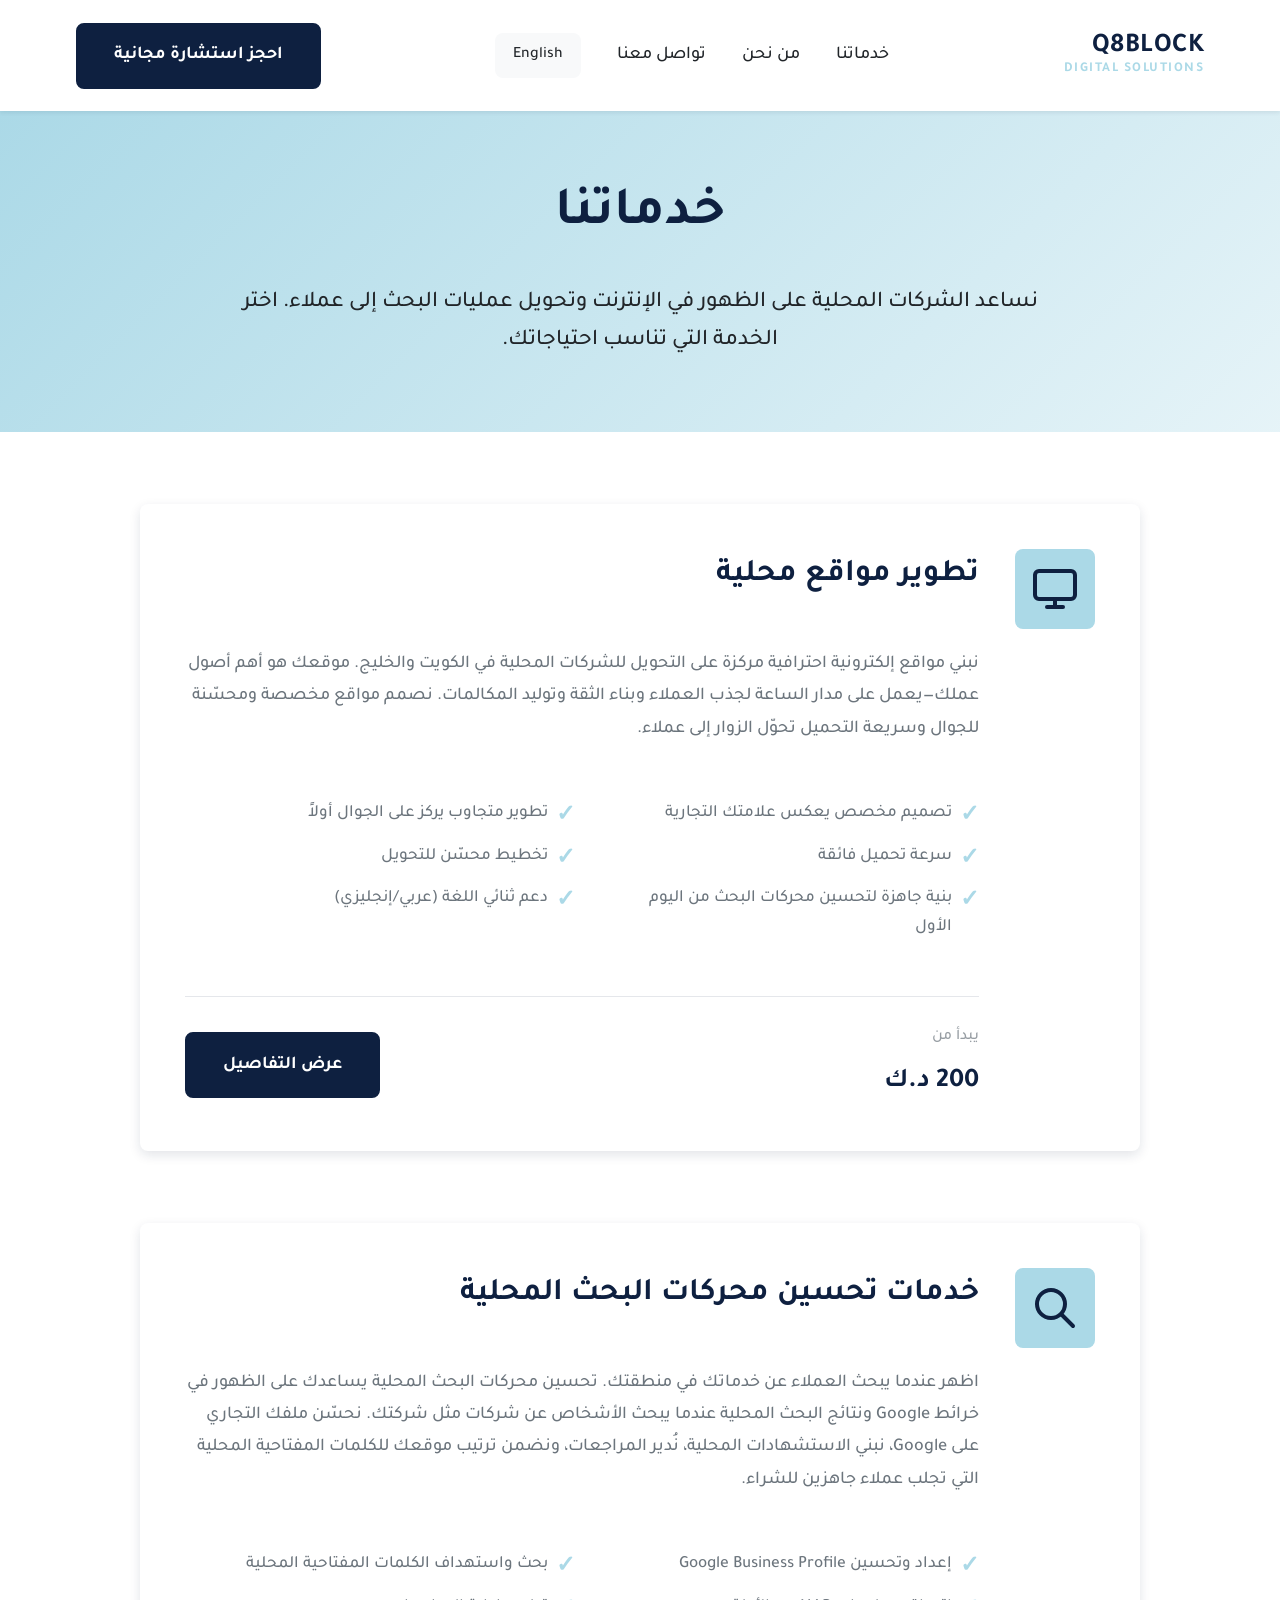
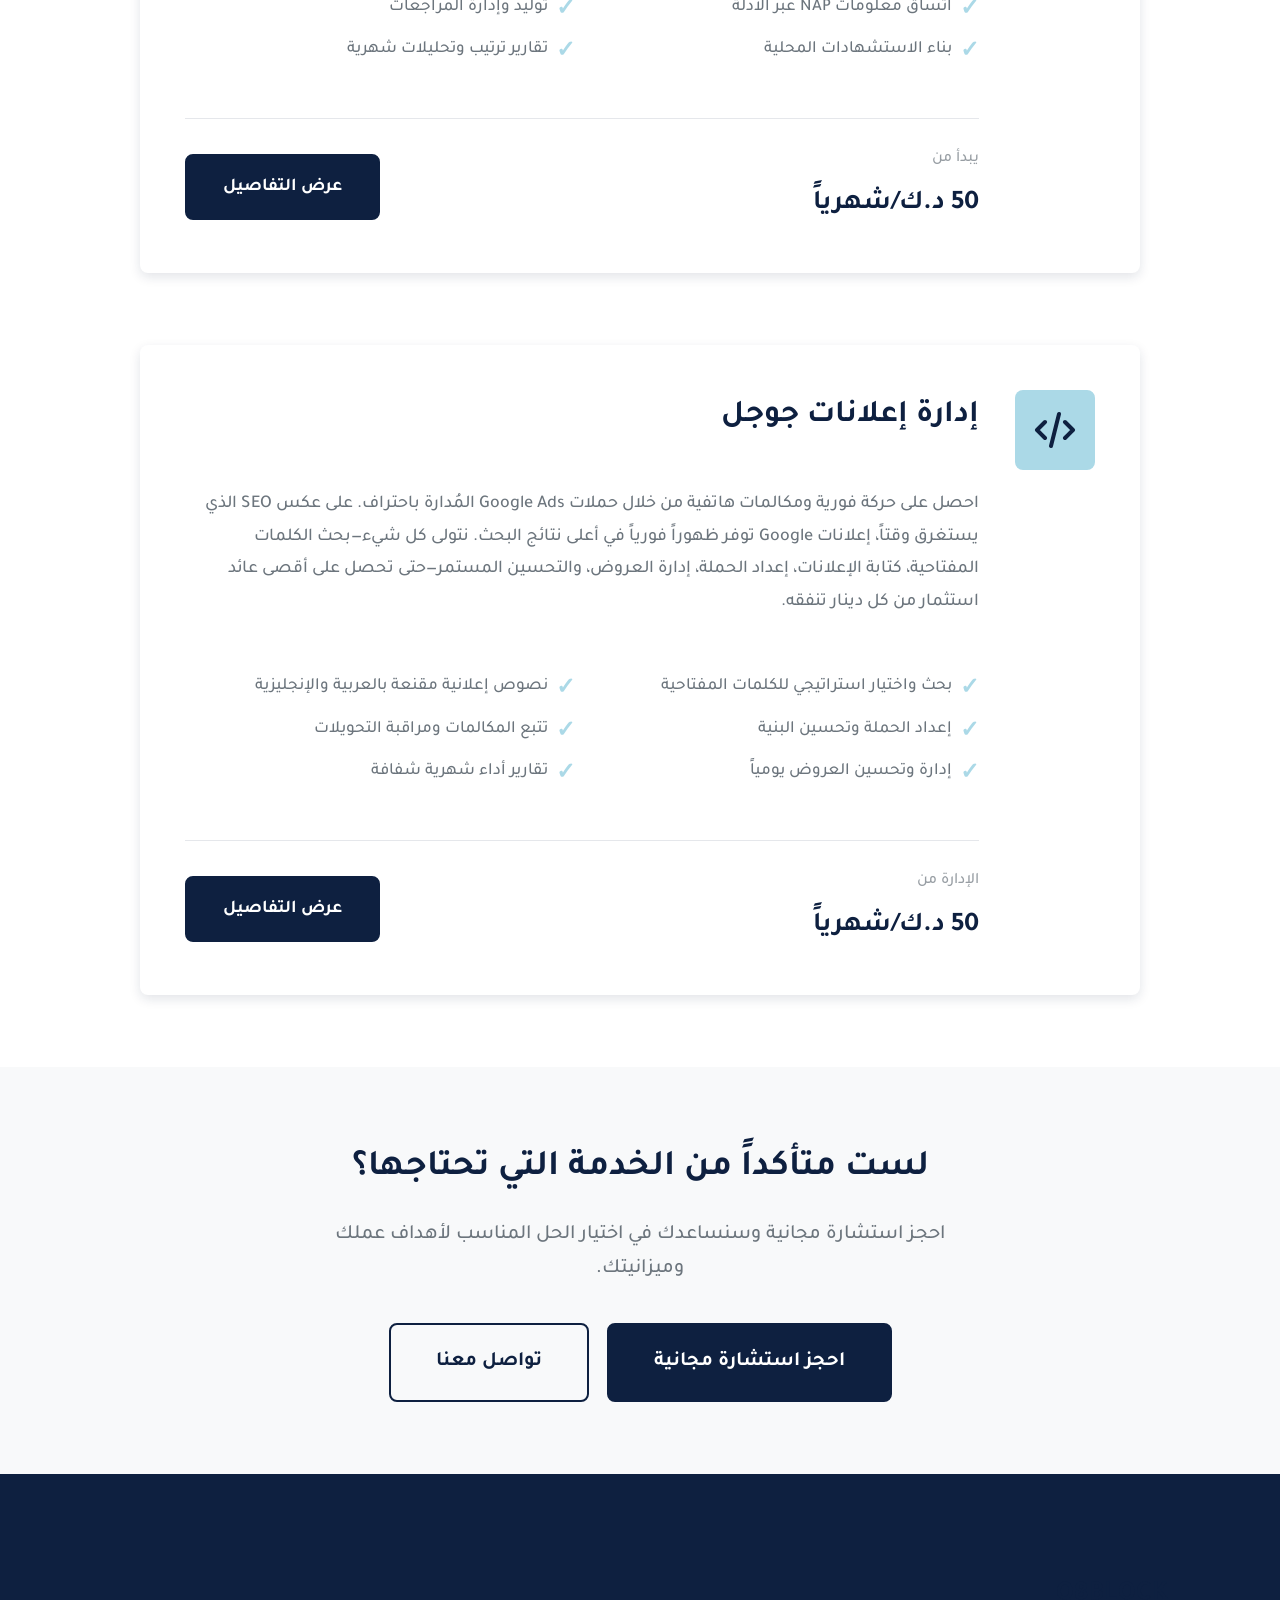
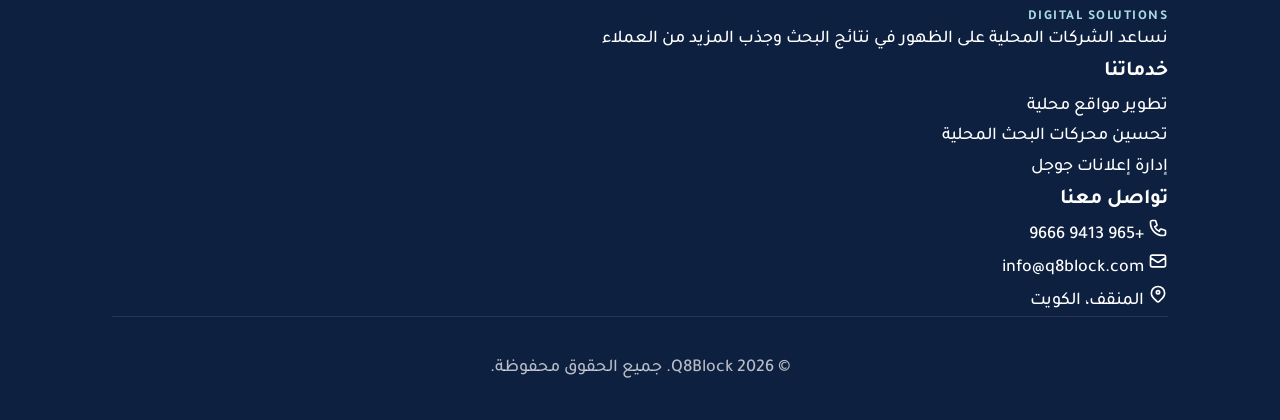
<file: services/index.html>
<!DOCTYPE html>
<html lang="ar" dir="rtl">
<head>
    <meta charset="UTF-8">
    <meta name="viewport" content="width=device-width, initial-scale=1.0">
    
    <!-- Primary Meta Tags -->
    <title>خدماتنا | تحسين محركات البحث والتسويق الرقمي | كويت بلوك</title>
    <meta name="title" content="خدماتنا | تحسين محركات البحث المحلية والتسويق الرقمي في الكويت | كويت بلوك">
    <meta name="description" content="خدماتنا تشمل تحسين محركات البحث المحلية، تطوير المواقع، وإدارة إعلانات جوجل. حلول تسويق رقمي مصممة للشركات المحلية في الكويت والخليج.">
    <meta name="keywords" content="خدمات Local SEO، تطوير مواقع الكويت، إدارة إعلانات جوجل، تسويق رقمي الخليج">
    
    <!-- Canonical & Alternate -->
    <link rel="canonical" href="https://q8block.com/services/">
    <link rel="alternate" hreflang="ar" href="https://q8block.com/services/">
    <link rel="alternate" hreflang="en" href="https://q8block.com/en/services/">
    <link rel="alternate" hreflang="x-default" href="https://q8block.com/services/">
    
    <!-- Fonts -->
    <link rel="preconnect" href="https://fonts.googleapis.com">
    <link rel="preconnect" href="https://fonts.gstatic.com" crossorigin>
    <link href="https://fonts.googleapis.com/css2?family=Tajawal:wght@300;400;500;600;700;800&display=swap" rel="stylesheet">
    
    <!-- Stylesheet -->
    <link rel="stylesheet" href="/assets/css/styles.min.css">
</head>
<body>
    <!-- Header / Navigation -->
    <header class="header">
        <nav class="nav container">
            <div class="nav-brand">
                <a href="/" class="brand-link">
                    <div class="brand-text">
                        <span class="brand-name">Q8BLOCK</span>
                        <span class="brand-tagline">DIGITAL SOLUTIONS</span>
                    </div>
                </a>
            </div>
            <div class="nav-links">
                <a href="/services/" class="nav-link">خدماتنا</a>
                <a href="/about" class="nav-link">من نحن</a>
                <a href="/contact" class="nav-link">تواصل معنا</a>
                <a href="/en/services/" class="nav-link lang-switch">English</a>
            </div>
            <div class="nav-cta">
                <a href="/contact" class="btn btn-primary">احجز استشارة مجانية</a>
            </div>
            <button class="mobile-menu-toggle" aria-label="فتح القائمة">
                <span></span>
                <span></span>
                <span></span>
            </button>
        </nav>
    </header>

    <!-- Hero Section -->
    <section class="hero" style="padding: 4rem 0 2rem; min-height: auto;">
        <div class="container">
            <div class="hero-content" style="max-width: 800px; margin: 0 auto; text-align: center;">
                <h1 class="hero-title">خدماتنا</h1>
                <p class="hero-description" style="font-size: 1.25rem; margin: 2rem 0;">
                    نساعد الشركات المحلية على الظهور في الإنترنت وتحويل عمليات البحث إلى عملاء. اختر الخدمة التي تناسب احتياجاتك.
                </p>
            </div>
        </div>
    </section>

    <!-- Services List Section -->
    <section style="padding: 4rem 0;">
        <div class="container">
            <div style="max-width: 1000px; margin: 0 auto; display: flex; flex-direction: column; gap: 4rem;">
                
                <!-- Service 1: Website Development -->
                <div class="service-overview-card">
                    <div class="service-overview-icon">
                        <svg width="48" height="48" viewBox="0 0 24 24" fill="none" xmlns="http://www.w3.org/2000/svg">
                            <rect x="2" y="3" width="20" height="14" rx="2" stroke="currentColor" stroke-width="2"/>
                            <path d="M8 21H16" stroke="currentColor" stroke-width="2" stroke-linecap="round"/>
                            <path d="M12 17V21" stroke="currentColor" stroke-width="2" stroke-linecap="round"/>
                        </svg>
                    </div>
                    <div class="service-overview-content">
                        <h2 class="service-overview-title">تطوير مواقع محلية</h2>
                        <p class="service-overview-description">
                            نبني مواقع إلكترونية احترافية مركزة على التحويل للشركات المحلية في الكويت والخليج. موقعك هو أهم أصول عملك—يعمل على مدار الساعة لجذب العملاء وبناء الثقة وتوليد المكالمات. نصمم مواقع مخصصة ومحسّنة للجوال وسريعة التحميل تحوّل الزوار إلى عملاء.
                        </p>
                        <ul class="service-overview-features">
                            <li>تصميم مخصص يعكس علامتك التجارية</li>
                            <li>تطوير متجاوب يركز على الجوال أولاً</li>
                            <li>سرعة تحميل فائقة</li>
                            <li>تخطيط محسّن للتحويل</li>
                            <li>بنية جاهزة لتحسين محركات البحث من اليوم الأول</li>
                            <li>دعم ثنائي اللغة (عربي/إنجليزي)</li>
                        </ul>
                        <div class="service-overview-footer">
                            <div class="service-overview-price">
                                <span class="price-label">يبدأ من</span>
                                <span class="price-value">200 د.ك</span>
                            </div>
                            <a href="/services/local-website-development" class="btn btn-primary">عرض التفاصيل</a>
                        </div>
                    </div>
                </div>

                <!-- Service 2: Local SEO -->
                <div class="service-overview-card">
                    <div class="service-overview-icon">
                        <svg width="48" height="48" viewBox="0 0 24 24" fill="none" xmlns="http://www.w3.org/2000/svg">
                            <path d="M21 21L15 15M17 10C17 13.866 13.866 17 10 17C6.13401 17 3 13.866 3 10C3 6.13401 6.13401 3 10 3C13.866 3 17 6.13401 17 10Z" stroke="currentColor" stroke-width="2" stroke-linecap="round" stroke-linejoin="round"/>
                        </svg>
                    </div>
                    <div class="service-overview-content">
                        <h2 class="service-overview-title">خدمات تحسين محركات البحث المحلية</h2>
                        <p class="service-overview-description">
                            اظهر عندما يبحث العملاء عن خدماتك في منطقتك. تحسين محركات البحث المحلية يساعدك على الظهور في خرائط Google ونتائج البحث المحلية عندما يبحث الأشخاص عن شركات مثل شركتك. نحسّن ملفك التجاري على Google، نبني الاستشهادات المحلية، نُدير المراجعات، ونضمن ترتيب موقعك للكلمات المفتاحية المحلية التي تجلب عملاء جاهزين للشراء.
                        </p>
                        <ul class="service-overview-features">
                            <li>إعداد وتحسين Google Business Profile</li>
                            <li>بحث واستهداف الكلمات المفتاحية المحلية</li>
                            <li>اتساق معلومات NAP عبر الأدلة</li>
                            <li>توليد وإدارة المراجعات</li>
                            <li>بناء الاستشهادات المحلية</li>
                            <li>تقارير ترتيب وتحليلات شهرية</li>
                        </ul>
                        <div class="service-overview-footer">
                            <div class="service-overview-price">
                                <span class="price-label">يبدأ من</span>
                                <span class="price-value">50 د.ك/شهرياً</span>
                            </div>
                            <a href="/services/local-seo" class="btn btn-primary">عرض التفاصيل</a>
                        </div>
                    </div>
                </div>

                <!-- Service 3: Google Ads -->
                <div class="service-overview-card">
                    <div class="service-overview-icon">
                        <svg width="48" height="48" viewBox="0 0 24 24" fill="none" xmlns="http://www.w3.org/2000/svg">
                            <path d="M7 8L3 12L7 16" stroke="currentColor" stroke-width="2" stroke-linecap="round" stroke-linejoin="round"/>
                            <path d="M17 8L21 12L17 16" stroke="currentColor" stroke-width="2" stroke-linecap="round" stroke-linejoin="round"/>
                            <path d="M14 4L10 20" stroke="currentColor" stroke-width="2" stroke-linecap="round" stroke-linejoin="round"/>
                        </svg>
                    </div>
                    <div class="service-overview-content">
                        <h2 class="service-overview-title">إدارة إعلانات جوجل</h2>
                        <p class="service-overview-description">
                            احصل على حركة فورية ومكالمات هاتفية من خلال حملات Google Ads المُدارة باحتراف. على عكس SEO الذي يستغرق وقتاً، إعلانات Google توفر ظهوراً فورياً في أعلى نتائج البحث. نتولى كل شيء—بحث الكلمات المفتاحية، كتابة الإعلانات، إعداد الحملة، إدارة العروض، والتحسين المستمر—حتى تحصل على أقصى عائد استثمار من كل دينار تنفقه.
                        </p>
                        <ul class="service-overview-features">
                            <li>بحث واختيار استراتيجي للكلمات المفتاحية</li>
                            <li>نصوص إعلانية مقنعة بالعربية والإنجليزية</li>
                            <li>إعداد الحملة وتحسين البنية</li>
                            <li>تتبع المكالمات ومراقبة التحويلات</li>
                            <li>إدارة وتحسين العروض يومياً</li>
                            <li>تقارير أداء شهرية شفافة</li>
                        </ul>
                        <div class="service-overview-footer">
                            <div class="service-overview-price">
                                <span class="price-label">الإدارة من</span>
                                <span class="price-value">50 د.ك/شهرياً</span>
                            </div>
                            <a href="/services/google-ads" class="btn btn-primary">عرض التفاصيل</a>
                        </div>
                    </div>
                </div>

            </div>
        </div>
    </section>

    <!-- CTA Section -->
    <section style="padding: 4rem 0; background: var(--color-light-gray);">
        <div class="container">
            <div style="max-width: 700px; margin: 0 auto; text-align: center;">
                <h2 style="font-size: 2rem; font-weight: 700; color: var(--color-secondary); margin-bottom: 1rem;">لست متأكداً من الخدمة التي تحتاجها؟</h2>
                <p style="font-size: 1.125rem; color: var(--color-gray); margin-bottom: 2rem;">
                    احجز استشارة مجانية وسنساعدك في اختيار الحل المناسب لأهداف عملك وميزانيتك.
                </p>
                <div style="display: flex; gap: 1rem; justify-content: center; flex-wrap: wrap;">
                    <a href="/contact" class="btn btn-primary btn-large">احجز استشارة مجانية</a>
                    <a href="/contact" class="btn btn-secondary btn-large">تواصل معنا</a>
                </div>
            </div>
        </div>
    </section>

    <!-- Footer -->
    <footer class="footer">
        <div class="container">
            <div class="footer-content">
                <div class="footer-brand">
                    <div class="brand-text">
                        <span class="brand-name">Q8BLOCK</span>
                        <span class="brand-tagline">DIGITAL SOLUTIONS</span>
                    </div>
                    <p class="footer-description">نساعد الشركات المحلية على الظهور في نتائج البحث وجذب المزيد من العملاء</p>
                </div>
                
                <div class="footer-links-section">
                    <h3 class="footer-heading">خدماتنا</h3>
                    <ul class="footer-links">
                        <li><a href="/services/local-website-development">تطوير مواقع محلية</a></li>
                        <li><a href="/services/local-seo">تحسين محركات البحث المحلية</a></li>
                        <li><a href="/services/google-ads">إدارة إعلانات جوجل</a></li>
                    </ul>
                </div>
                
                <div class="footer-contact">
                    <h3 class="footer-heading">تواصل معنا</h3>
                    <ul class="footer-contact-list">
                        <li>
                            <svg class="footer-icon" viewBox="0 0 24 24" fill="none" xmlns="http://www.w3.org/2000/svg">
                                <path d="M3 5C3 3.89543 3.89543 3 5 3H8.27924C8.70967 3 9.09181 3.27543 9.22792 3.68377L10.7257 8.17721C10.8831 8.64932 10.6694 9.16531 10.2243 9.38787L7.96701 10.5165C9.06925 12.9612 11.0388 14.9308 13.4835 16.033L14.6121 13.7757C14.8347 13.3306 15.3507 13.1169 15.8228 13.2743L20.3162 14.7721C20.7246 14.9082 21 15.2903 21 15.7208V19C21 20.1046 20.1046 21 19 21H18C9.71573 21 3 14.2843 3 6V5Z" stroke="currentColor" stroke-width="2" stroke-linecap="round" stroke-linejoin="round"/>
                            </svg>
                            <a href="tel:+96594139666">+965 9413 9666</a>
                        </li>
                        <li>
                            <svg class="footer-icon" viewBox="0 0 24 24" fill="none" xmlns="http://www.w3.org/2000/svg">
                                <path d="M3 8L10.89 13.26C11.2187 13.4793 11.6049 13.5963 12 13.5963C12.3951 13.5963 12.7813 13.4793 13.11 13.26L21 8M5 19H19C19.5304 19 20.0391 18.7893 20.4142 18.4142C20.7893 18.0391 21 17.5304 21 17V7C21 6.46957 20.7893 5.96086 20.4142 5.58579C20.0391 5.21071 19.5304 5 19 5H5C4.46957 5 3.96086 5.21071 3.58579 5.58579C3.21071 5.96086 3 6.46957 3 7V17C3 17.5304 3.21071 18.0391 3.58579 18.4142C3.96086 18.7893 4.46957 19 5 19Z" stroke="currentColor" stroke-width="2" stroke-linecap="round" stroke-linejoin="round"/>
                            </svg>
                            <a href="mailto:info@q8block.com">info@q8block.com</a>
                        </li>
                        <li>
                            <svg class="footer-icon" viewBox="0 0 24 24" fill="none" xmlns="http://www.w3.org/2000/svg">
                                <path d="M17.6569 16.6569C16.7202 17.5935 14.7616 19.5521 13.4138 20.8999C12.6327 21.681 11.3677 21.6814 10.5866 20.9003C9.26234 19.576 7.34159 17.6553 6.34315 16.6569C3.21895 13.5327 3.21895 8.46734 6.34315 5.34315C9.46734 2.21895 14.5327 2.21895 17.6569 5.34315C20.781 8.46734 20.781 13.5327 17.6569 16.6569Z" stroke="currentColor" stroke-width="2" stroke-linecap="round" stroke-linejoin="round"/>
                                <path d="M12 12C13.1046 12 14 11.1046 14 10C14 8.89543 13.1046 8 12 8C10.8954 8 10 8.89543 10 10C10 11.1046 10.8954 12 12 12Z" stroke="currentColor" stroke-width="2" stroke-linecap="round" stroke-linejoin="round"/>
                            </svg>
                            <span>المنقف، الكويت</span>
                        </li>
                    </ul>
                </div>
            </div>
            
            <div class="footer-bottom">
                <p>&copy; 2026 Q8Block. جميع الحقوق محفوظة.</p>
            </div>
        </div>
    </footer>

    <!-- JavaScript -->
    <script src="/assets/js/main.min.js"></script>

    <style>
        .service-overview-card {
            display: flex;
            gap: 2rem;
            padding: 2.5rem;
            background: white;
            border-radius: var(--border-radius);
            box-shadow: var(--shadow-md);
            transition: transform 0.3s ease, box-shadow 0.3s ease;
        }

        .service-overview-card:hover {
            transform: translateY(-4px);
            box-shadow: var(--shadow-lg);
        }

        .service-overview-icon {
            flex-shrink: 0;
            width: 80px;
            height: 80px;
            display: flex;
            align-items: center;
            justify-content: center;
            background: var(--color-primary);
            border-radius: var(--border-radius);
        }

        .service-overview-icon svg {
            stroke: var(--color-secondary);
        }

        .service-overview-content {
            flex: 1;
        }

        .service-overview-title {
            font-size: 1.75rem;
            font-weight: 700;
            color: var(--color-secondary);
            margin-bottom: 1rem;
        }

        .service-overview-description {
            font-size: 1rem;
            line-height: 1.8;
            color: var(--color-gray);
            margin-bottom: 1.5rem;
        }

        .service-overview-features {
            list-style: none;
            padding: 0;
            margin: 0 0 1.5rem 0;
            display: grid;
            grid-template-columns: repeat(2, 1fr);
            gap: 0.75rem;
        }

        .service-overview-features li {
            font-size: 0.95rem;
            color: var(--color-gray);
            padding-right: 1.5rem;
            position: relative;
        }

        .service-overview-features li::before {
            content: "✓";
            position: absolute;
            right: 0;
            color: var(--color-primary);
            font-weight: 700;
        }

        .service-overview-footer {
            display: flex;
            align-items: center;
            justify-content: space-between;
            padding-top: 1.5rem;
            border-top: 1px solid #e5e7eb;
        }

        .service-overview-price {
            display: flex;
            flex-direction: column;
        }

        .price-label {
            font-size: 0.875rem;
            color: var(--color-gray);
            margin-bottom: 0.25rem;
        }

        .price-value {
            font-size: 1.5rem;
            font-weight: 700;
            color: var(--color-secondary);
        }

        @media (max-width: 768px) {
            .service-overview-card {
                flex-direction: column;
                padding: 1.5rem;
            }

            .service-overview-icon {
                width: 64px;
                height: 64px;
            }

            .service-overview-title {
                font-size: 1.5rem;
            }

            .service-overview-features {
                grid-template-columns: 1fr;
            }

            .service-overview-footer {
                flex-direction: column;
                gap: 1rem;
                align-items: flex-start;
            }
        }
    </style>

    <!-- Service Schema Markup -->
    <script type="application/ld+json">
    {
      "@context": "https://schema.org",
      "@type": "ItemList",
      "itemListElement": [
        {
          "@type": "Service",
          "name": "تطوير مواقع محلية",
          "description": "نبني مواقع إلكترونية احترافية مركزة على التحويل للشركات المحلية في الكويت والخليج",
          "provider": {
            "@type": "LocalBusiness",
            "name": "Q8Block"
          },
          "url": "https://q8block.com/services/local-website-development"
        },
        {
          "@type": "Service",
          "name": "تحسين محركات البحث المحلية",
          "description": "اظهر عندما يبحث العملاء عن خدماتك في منطقتك. تحسين محركات البحث المحلية يساعدك على الظهور في خرائط Google ونتائج البحث المحلية",
          "provider": {
            "@type": "LocalBusiness",
            "name": "Q8Block"
          },
          "url": "https://q8block.com/services/local-seo"
        },
        {
          "@type": "Service",
          "name": "إدارة إعلانات جوجل",
          "description": "احصل على حركة فورية ومكالمات هاتفية من خلال حملات Google Ads المُدارة باحتراف",
          "provider": {
            "@type": "LocalBusiness",
            "name": "Q8Block"
          },
          "url": "https://q8block.com/services/google-ads"
        }
      ]
    }
    </script>
</body>
</html>
</file>
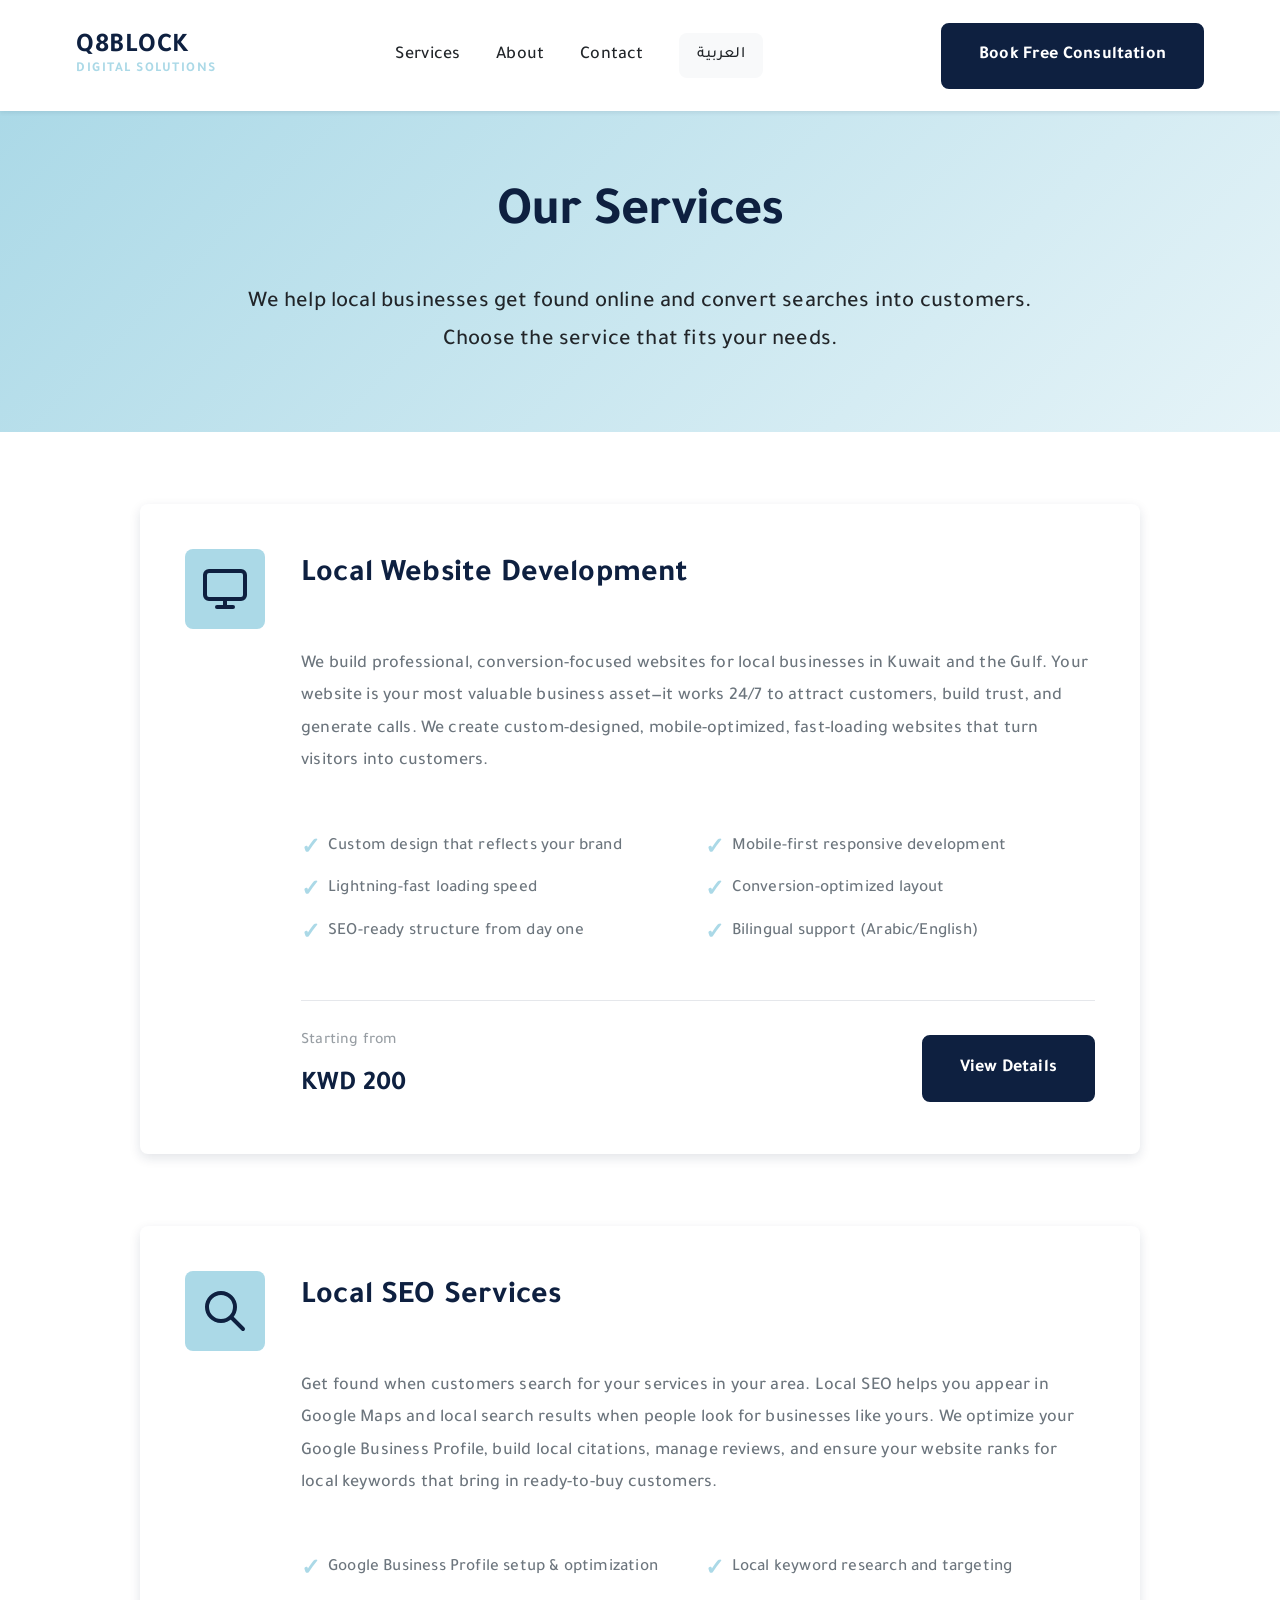
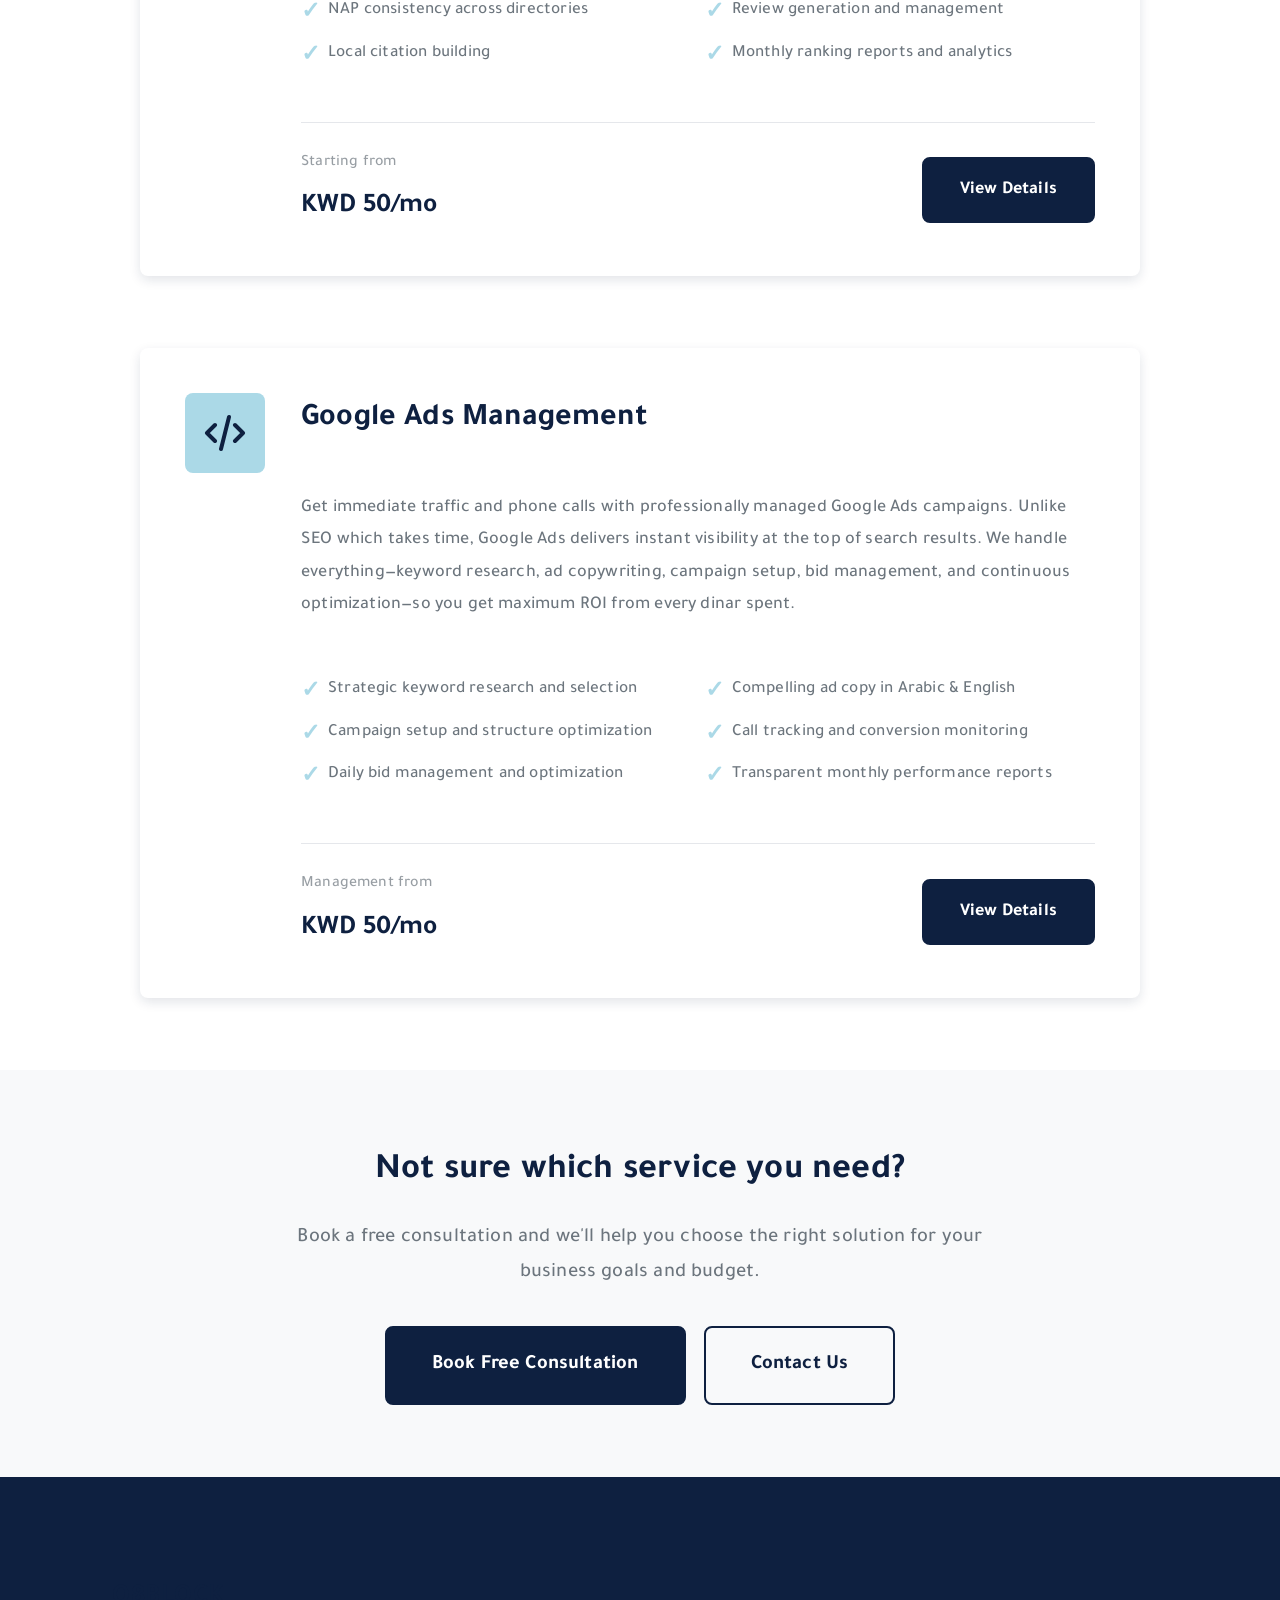
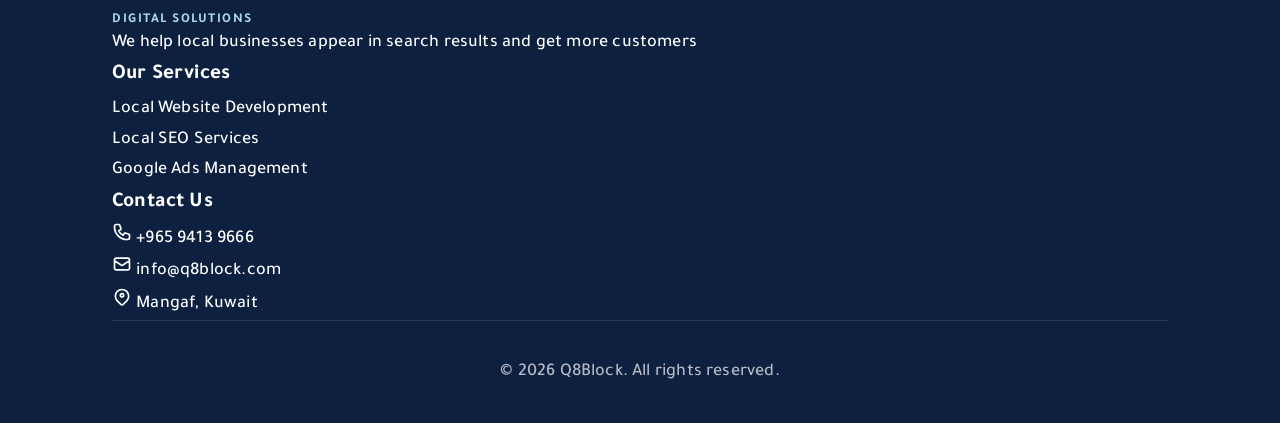
<file: en/services/index.html>
<!DOCTYPE html>
<html lang="en" dir="ltr">
<head>
    <meta charset="UTF-8">
    <meta name="viewport" content="width=device-width, initial-scale=1.0">
    
    <!-- Primary Meta Tags -->
    <title>Our Services | Local SEO & Digital Marketing | Q8Block</title>
    <meta name="title" content="Our Services | Local SEO & Digital Marketing in Kuwait | Q8Block">
    <meta name="description" content="Our services include local SEO, website development, and Google Ads management. Digital marketing solutions for local businesses in Kuwait and the Gulf.">
    <meta name="keywords" content="local SEO services, website development Kuwait, Google Ads management, digital marketing Gulf">
    
    <!-- Canonical & Alternate -->
    <link rel="canonical" href="https://q8block.com/en/services/">
    <link rel="alternate" hreflang="en" href="https://q8block.com/en/services/">
    <link rel="alternate" hreflang="ar" href="https://q8block.com/services/">
    <link rel="alternate" hreflang="x-default" href="https://q8block.com/en/services/">
    
    <!-- Fonts -->
    <link rel="preconnect" href="https://fonts.googleapis.com">
    <link rel="preconnect" href="https://fonts.gstatic.com" crossorigin>
    <link href="https://fonts.googleapis.com/css2?family=Tajawal:wght@300;400;500;600;700;800&display=swap" rel="stylesheet">
    
    <!-- Stylesheet -->
    <link rel="stylesheet" href="/assets/css/styles-en.css">
</head>
<body>
    <!-- Header / Navigation -->
    <header class="header">
        <nav class="nav container">
            <div class="nav-brand">
                <a href="/en/" class="brand-link">
                    <div class="brand-text">
                        <span class="brand-name">Q8BLOCK</span>
                        <span class="brand-tagline">DIGITAL SOLUTIONS</span>
                    </div>
                </a>
            </div>
            <div class="nav-links">
                <a href="/en/services/" class="nav-link">Services</a>
                <a href="/en/about" class="nav-link">About</a>
                <a href="/en/contact" class="nav-link">Contact</a>
                <a href="/services/" class="nav-link lang-switch">العربية</a>
            </div>
            <div class="nav-cta">
                <a href="/en/contact" class="btn btn-primary">Book Free Consultation</a>
            </div>
            <button class="mobile-menu-toggle" aria-label="Open menu">
                <span></span>
                <span></span>
                <span></span>
            </button>
        </nav>
    </header>

    <!-- Hero Section -->
    <section class="hero" style="padding: 4rem 0 2rem; min-height: auto;">
        <div class="container">
            <div class="hero-content" style="max-width: 800px; margin: 0 auto; text-align: center;">
                <h1 class="hero-title">Our Services</h1>
                <p class="hero-description" style="font-size: 1.25rem; margin: 2rem 0;">
                    We help local businesses get found online and convert searches into customers. Choose the service that fits your needs.
                </p>
            </div>
        </div>
    </section>

    <!-- Services List Section -->
    <section style="padding: 4rem 0;">
        <div class="container">
            <div style="max-width: 1000px; margin: 0 auto; display: flex; flex-direction: column; gap: 4rem;">
                
                <!-- Service 1: Website Development -->
                <div class="service-overview-card">
                    <div class="service-overview-icon">
                        <svg width="48" height="48" viewBox="0 0 24 24" fill="none" xmlns="http://www.w3.org/2000/svg">
                            <rect x="2" y="3" width="20" height="14" rx="2" stroke="currentColor" stroke-width="2"/>
                            <path d="M8 21H16" stroke="currentColor" stroke-width="2" stroke-linecap="round"/>
                            <path d="M12 17V21" stroke="currentColor" stroke-width="2" stroke-linecap="round"/>
                        </svg>
                    </div>
                    <div class="service-overview-content">
                        <h2 class="service-overview-title">Local Website Development</h2>
                        <p class="service-overview-description">
                            We build professional, conversion-focused websites for local businesses in Kuwait and the Gulf. Your website is your most valuable business asset—it works 24/7 to attract customers, build trust, and generate calls. We create custom-designed, mobile-optimized, fast-loading websites that turn visitors into customers.
                        </p>
                        <ul class="service-overview-features">
                            <li>Custom design that reflects your brand</li>
                            <li>Mobile-first responsive development</li>
                            <li>Lightning-fast loading speed</li>
                            <li>Conversion-optimized layout</li>
                            <li>SEO-ready structure from day one</li>
                            <li>Bilingual support (Arabic/English)</li>
                        </ul>
                        <div class="service-overview-footer">
                            <div class="service-overview-price">
                                <span class="price-label">Starting from</span>
                                <span class="price-value">KWD 200</span>
                            </div>
                            <a href="/en/services/local-website-development" class="btn btn-primary">View Details</a>
                        </div>
                    </div>
                </div>

                <!-- Service 2: Local SEO -->
                <div class="service-overview-card">
                    <div class="service-overview-icon">
                        <svg width="48" height="48" viewBox="0 0 24 24" fill="none" xmlns="http://www.w3.org/2000/svg">
                            <path d="M21 21L15 15M17 10C17 13.866 13.866 17 10 17C6.13401 17 3 13.866 3 10C3 6.13401 6.13401 3 10 3C13.866 3 17 6.13401 17 10Z" stroke="currentColor" stroke-width="2" stroke-linecap="round" stroke-linejoin="round"/>
                        </svg>
                    </div>
                    <div class="service-overview-content">
                        <h2 class="service-overview-title">Local SEO Services</h2>
                        <p class="service-overview-description">
                            Get found when customers search for your services in your area. Local SEO helps you appear in Google Maps and local search results when people look for businesses like yours. We optimize your Google Business Profile, build local citations, manage reviews, and ensure your website ranks for local keywords that bring in ready-to-buy customers.
                        </p>
                        <ul class="service-overview-features">
                            <li>Google Business Profile setup & optimization</li>
                            <li>Local keyword research and targeting</li>
                            <li>NAP consistency across directories</li>
                            <li>Review generation and management</li>
                            <li>Local citation building</li>
                            <li>Monthly ranking reports and analytics</li>
                        </ul>
                        <div class="service-overview-footer">
                            <div class="service-overview-price">
                                <span class="price-label">Starting from</span>
                                <span class="price-value">KWD 50/mo</span>
                            </div>
                            <a href="/en/services/local-seo" class="btn btn-primary">View Details</a>
                        </div>
                    </div>
                </div>

                <!-- Service 3: Google Ads -->
                <div class="service-overview-card">
                    <div class="service-overview-icon">
                        <svg width="48" height="48" viewBox="0 0 24 24" fill="none" xmlns="http://www.w3.org/2000/svg">
                            <path d="M7 8L3 12L7 16" stroke="currentColor" stroke-width="2" stroke-linecap="round" stroke-linejoin="round"/>
                            <path d="M17 8L21 12L17 16" stroke="currentColor" stroke-width="2" stroke-linecap="round" stroke-linejoin="round"/>
                            <path d="M14 4L10 20" stroke="currentColor" stroke-width="2" stroke-linecap="round" stroke-linejoin="round"/>
                        </svg>
                    </div>
                    <div class="service-overview-content">
                        <h2 class="service-overview-title">Google Ads Management</h2>
                        <p class="service-overview-description">
                            Get immediate traffic and phone calls with professionally managed Google Ads campaigns. Unlike SEO which takes time, Google Ads delivers instant visibility at the top of search results. We handle everything—keyword research, ad copywriting, campaign setup, bid management, and continuous optimization—so you get maximum ROI from every dinar spent.
                        </p>
                        <ul class="service-overview-features">
                            <li>Strategic keyword research and selection</li>
                            <li>Compelling ad copy in Arabic & English</li>
                            <li>Campaign setup and structure optimization</li>
                            <li>Call tracking and conversion monitoring</li>
                            <li>Daily bid management and optimization</li>
                            <li>Transparent monthly performance reports</li>
                        </ul>
                        <div class="service-overview-footer">
                            <div class="service-overview-price">
                                <span class="price-label">Management from</span>
                                <span class="price-value">KWD 50/mo</span>
                            </div>
                            <a href="/en/services/google-ads" class="btn btn-primary">View Details</a>
                        </div>
                    </div>
                </div>

            </div>
        </div>
    </section>

    <!-- CTA Section -->
    <section style="padding: 4rem 0; background: var(--color-light-gray);">
        <div class="container">
            <div style="max-width: 700px; margin: 0 auto; text-align: center;">
                <h2 style="font-size: 2rem; font-weight: 700; color: var(--color-secondary); margin-bottom: 1rem;">Not sure which service you need?</h2>
                <p style="font-size: 1.125rem; color: var(--color-gray); margin-bottom: 2rem;">
                    Book a free consultation and we'll help you choose the right solution for your business goals and budget.
                </p>
                <div style="display: flex; gap: 1rem; justify-content: center; flex-wrap: wrap;">
                    <a href="/en/contact" class="btn btn-primary btn-large">Book Free Consultation</a>
                    <a href="/en/contact" class="btn btn-secondary btn-large">Contact Us</a>
                </div>
            </div>
        </div>
    </section>

    <!-- Footer -->
    <footer class="footer">
        <div class="container">
            <div class="footer-content">
                <div class="footer-brand">
                    <div class="brand-text">
                        <span class="brand-name">Q8BLOCK</span>
                        <span class="brand-tagline">DIGITAL SOLUTIONS</span>
                    </div>
                    <p class="footer-description">We help local businesses appear in search results and get more customers</p>
                </div>
                
                <div class="footer-links-section">
                    <h3 class="footer-heading">Our Services</h3>
                    <ul class="footer-links">
                        <li><a href="/en/services/local-website-development">Local Website Development</a></li>
                        <li><a href="/en/services/local-seo">Local SEO Services</a></li>
                        <li><a href="/en/services/google-ads">Google Ads Management</a></li>
                    </ul>
                </div>
                
                <div class="footer-contact">
                    <h3 class="footer-heading">Contact Us</h3>
                    <ul class="footer-contact-list">
                        <li>
                            <svg class="footer-icon" viewBox="0 0 24 24" fill="none" xmlns="http://www.w3.org/2000/svg">
                                <path d="M3 5C3 3.89543 3.89543 3 5 3H8.27924C8.70967 3 9.09181 3.27543 9.22792 3.68377L10.7257 8.17721C10.8831 8.64932 10.6694 9.16531 10.2243 9.38787L7.96701 10.5165C9.06925 12.9612 11.0388 14.9308 13.4835 16.033L14.6121 13.7757C14.8347 13.3306 15.3507 13.1169 15.8228 13.2743L20.3162 14.7721C20.7246 14.9082 21 15.2903 21 15.7208V19C21 20.1046 20.1046 21 19 21H18C9.71573 21 3 14.2843 3 6V5Z" stroke="currentColor" stroke-width="2" stroke-linecap="round" stroke-linejoin="round"/>
                            </svg>
                            <a href="tel:+96594139666">+965 9413 9666</a>
                        </li>
                        <li>
                            <svg class="footer-icon" viewBox="0 0 24 24" fill="none" xmlns="http://www.w3.org/2000/svg">
                                <path d="M3 8L10.89 13.26C11.2187 13.4793 11.6049 13.5963 12 13.5963C12.3951 13.5963 12.7813 13.4793 13.11 13.26L21 8M5 19H19C19.5304 19 20.0391 18.7893 20.4142 18.4142C20.7893 18.0391 21 17.5304 21 17V7C21 6.46957 20.7893 5.96086 20.4142 5.58579C20.0391 5.21071 19.5304 5 19 5H5C4.46957 5 3.96086 5.21071 3.58579 5.58579C3.21071 5.96086 3 6.46957 3 7V17C3 17.5304 3.21071 18.0391 3.58579 18.4142C3.96086 18.7893 4.46957 19 5 19Z" stroke="currentColor" stroke-width="2" stroke-linecap="round" stroke-linejoin="round"/>
                            </svg>
                            <a href="mailto:info@q8block.com">info@q8block.com</a>
                        </li>
                        <li>
                            <svg class="footer-icon" viewBox="0 0 24 24" fill="none" xmlns="http://www.w3.org/2000/svg">
                                <path d="M17.6569 16.6569C16.7202 17.5935 14.7616 19.5521 13.4138 20.8999C12.6327 21.681 11.3677 21.6814 10.5866 20.9003C9.26234 19.576 7.34159 17.6553 6.34315 16.6569C3.21895 13.5327 3.21895 8.46734 6.34315 5.34315C9.46734 2.21895 14.5327 2.21895 17.6569 5.34315C20.781 8.46734 20.781 13.5327 17.6569 16.6569Z" stroke="currentColor" stroke-width="2" stroke-linecap="round" stroke-linejoin="round"/>
                                <path d="M12 12C13.1046 12 14 11.1046 14 10C14 8.89543 13.1046 8 12 8C10.8954 8 10 8.89543 10 10C10 11.1046 10.8954 12 12 12Z" stroke="currentColor" stroke-width="2" stroke-linecap="round" stroke-linejoin="round"/>
                            </svg>
                            <span>Mangaf, Kuwait</span>
                        </li>
                    </ul>
                </div>
            </div>
            
            <div class="footer-bottom">
                <p>&copy; 2026 Q8Block. All rights reserved.</p>
            </div>
        </div>
    </footer>

    <!-- JavaScript -->
    <script src="/assets/js/main.min.js"></script>

    <style>
        .service-overview-card {
            display: flex;
            gap: 2rem;
            padding: 2.5rem;
            background: white;
            border-radius: var(--border-radius);
            box-shadow: var(--shadow-md);
            transition: transform 0.3s ease, box-shadow 0.3s ease;
        }

        .service-overview-card:hover {
            transform: translateY(-4px);
            box-shadow: var(--shadow-lg);
        }

        .service-overview-icon {
            flex-shrink: 0;
            width: 80px;
            height: 80px;
            display: flex;
            align-items: center;
            justify-content: center;
            background: var(--color-primary);
            border-radius: var(--border-radius);
        }

        .service-overview-icon svg {
            stroke: var(--color-secondary);
        }

        .service-overview-content {
            flex: 1;
        }

        .service-overview-title {
            font-size: 1.75rem;
            font-weight: 700;
            color: var(--color-secondary);
            margin-bottom: 1rem;
        }

        .service-overview-description {
            font-size: 1rem;
            line-height: 1.8;
            color: var(--color-gray);
            margin-bottom: 1.5rem;
        }

        .service-overview-features {
            list-style: none;
            padding: 0;
            margin: 0 0 1.5rem 0;
            display: grid;
            grid-template-columns: repeat(2, 1fr);
            gap: 0.75rem;
        }

        .service-overview-features li {
            font-size: 0.95rem;
            color: var(--color-gray);
            padding-left: 1.5rem;
            position: relative;
        }

        .service-overview-features li::before {
            content: "✓";
            position: absolute;
            left: 0;
            color: var(--color-primary);
            font-weight: 700;
        }

        .service-overview-footer {
            display: flex;
            align-items: center;
            justify-content: space-between;
            padding-top: 1.5rem;
            border-top: 1px solid #e5e7eb;
        }

        .service-overview-price {
            display: flex;
            flex-direction: column;
        }

        .price-label {
            font-size: 0.875rem;
            color: var(--color-gray);
            margin-bottom: 0.25rem;
        }

        .price-value {
            font-size: 1.5rem;
            font-weight: 700;
            color: var(--color-secondary);
        }

        @media (max-width: 768px) {
            .service-overview-card {
                flex-direction: column;
                padding: 1.5rem;
            }

            .service-overview-icon {
                width: 64px;
                height: 64px;
            }

            .service-overview-title {
                font-size: 1.5rem;
            }

            .service-overview-features {
                grid-template-columns: 1fr;
            }

            .service-overview-footer {
                flex-direction: column;
                gap: 1rem;
                align-items: flex-start;
            }
        }
    </style>

    <!-- Service Schema Markup -->
    <script type="application/ld+json">
    {
      "@context": "https://schema.org",
      "@type": "ItemList",
      "itemListElement": [
        {
          "@type": "Service",
          "name": "Local Website Development",
          "description": "We build professional, conversion-focused websites for local businesses in Kuwait and the Gulf",
          "provider": {
            "@type": "LocalBusiness",
            "name": "Q8Block"
          },
          "url": "https://q8block.com/en/services/local-website-development"
        },
        {
          "@type": "Service",
          "name": "Local SEO Services",
          "description": "Get found when customers search for your services in your area. Local SEO helps you appear in Google Maps and local search results",
          "provider": {
            "@type": "LocalBusiness",
            "name": "Q8Block"
          },
          "url": "https://q8block.com/en/services/local-seo"
        },
        {
          "@type": "Service",
          "name": "Google Ads Management",
          "description": "Get instant traffic and phone calls through professionally managed Google Ads campaigns",
          "provider": {
            "@type": "LocalBusiness",
            "name": "Q8Block"
          },
          "url": "https://q8block.com/en/services/google-ads"
        }
      ]
    }
    </script>
</body>
</html>
</file>
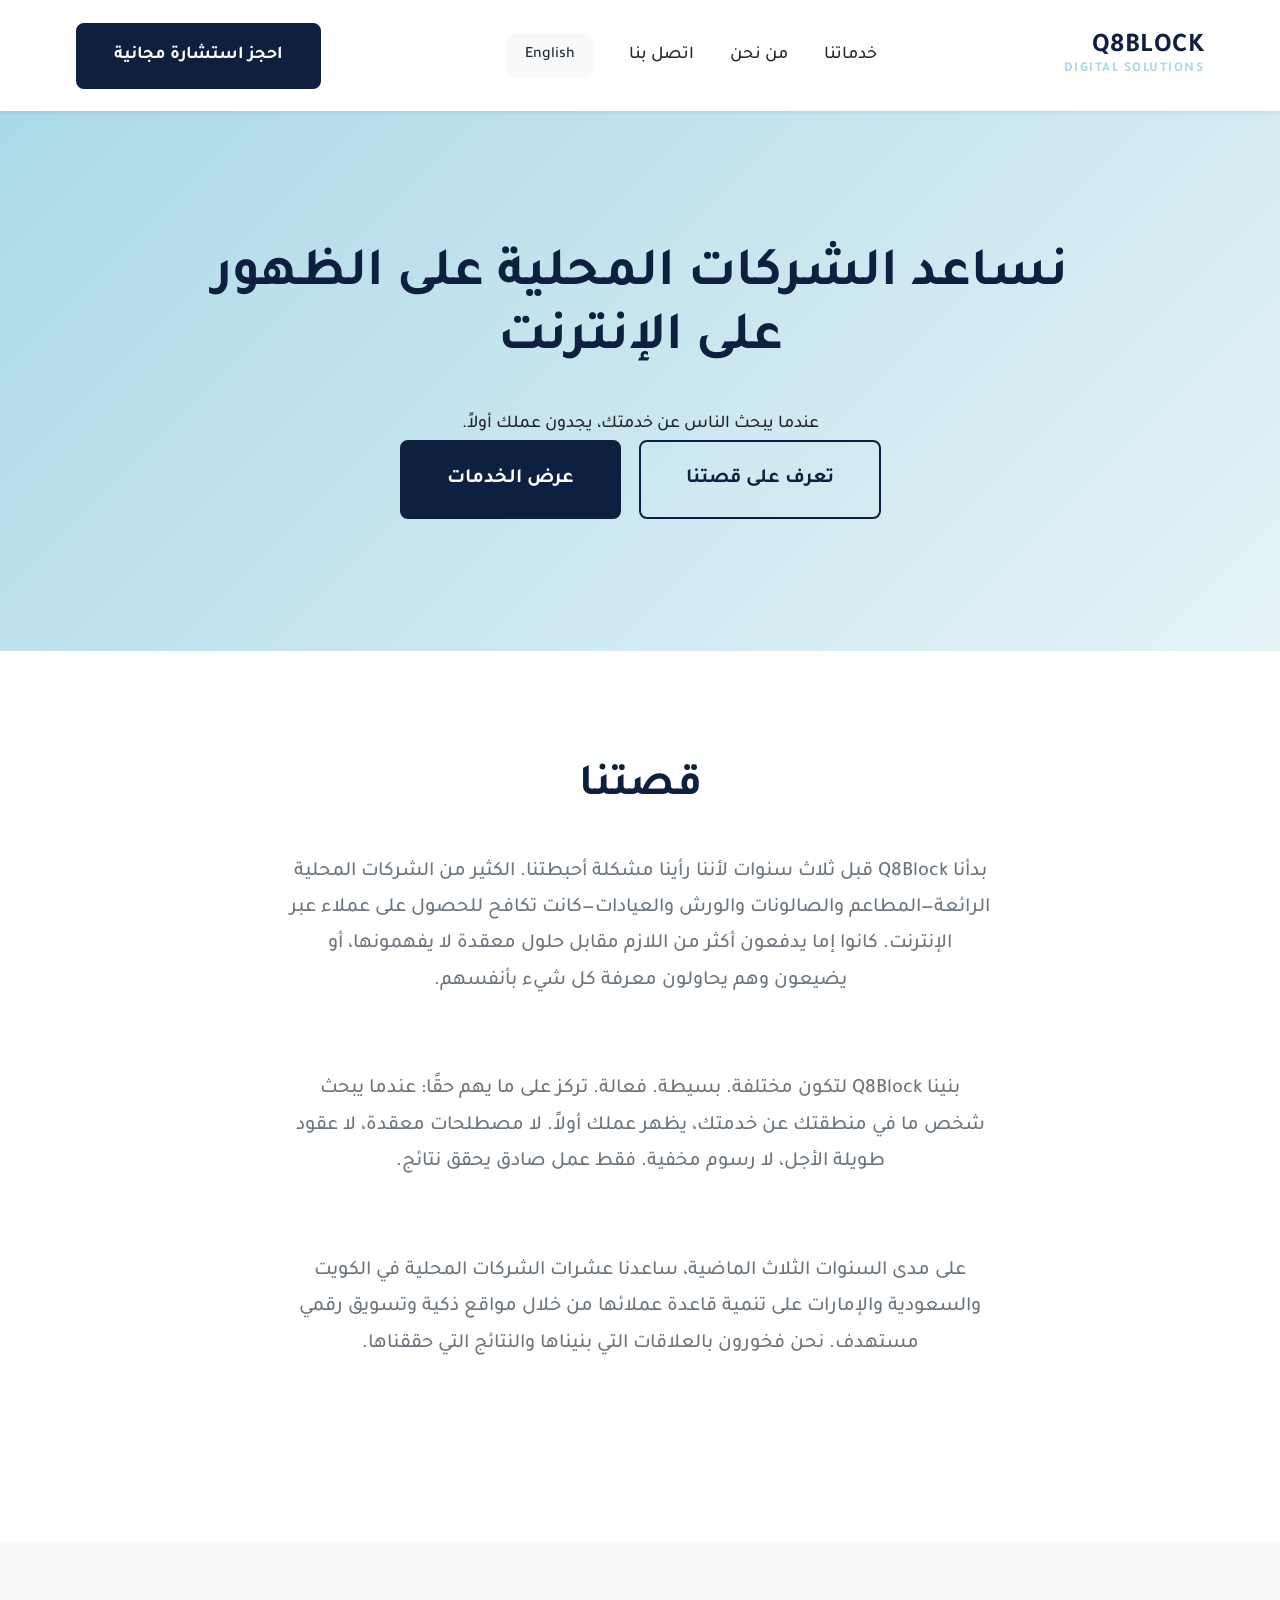
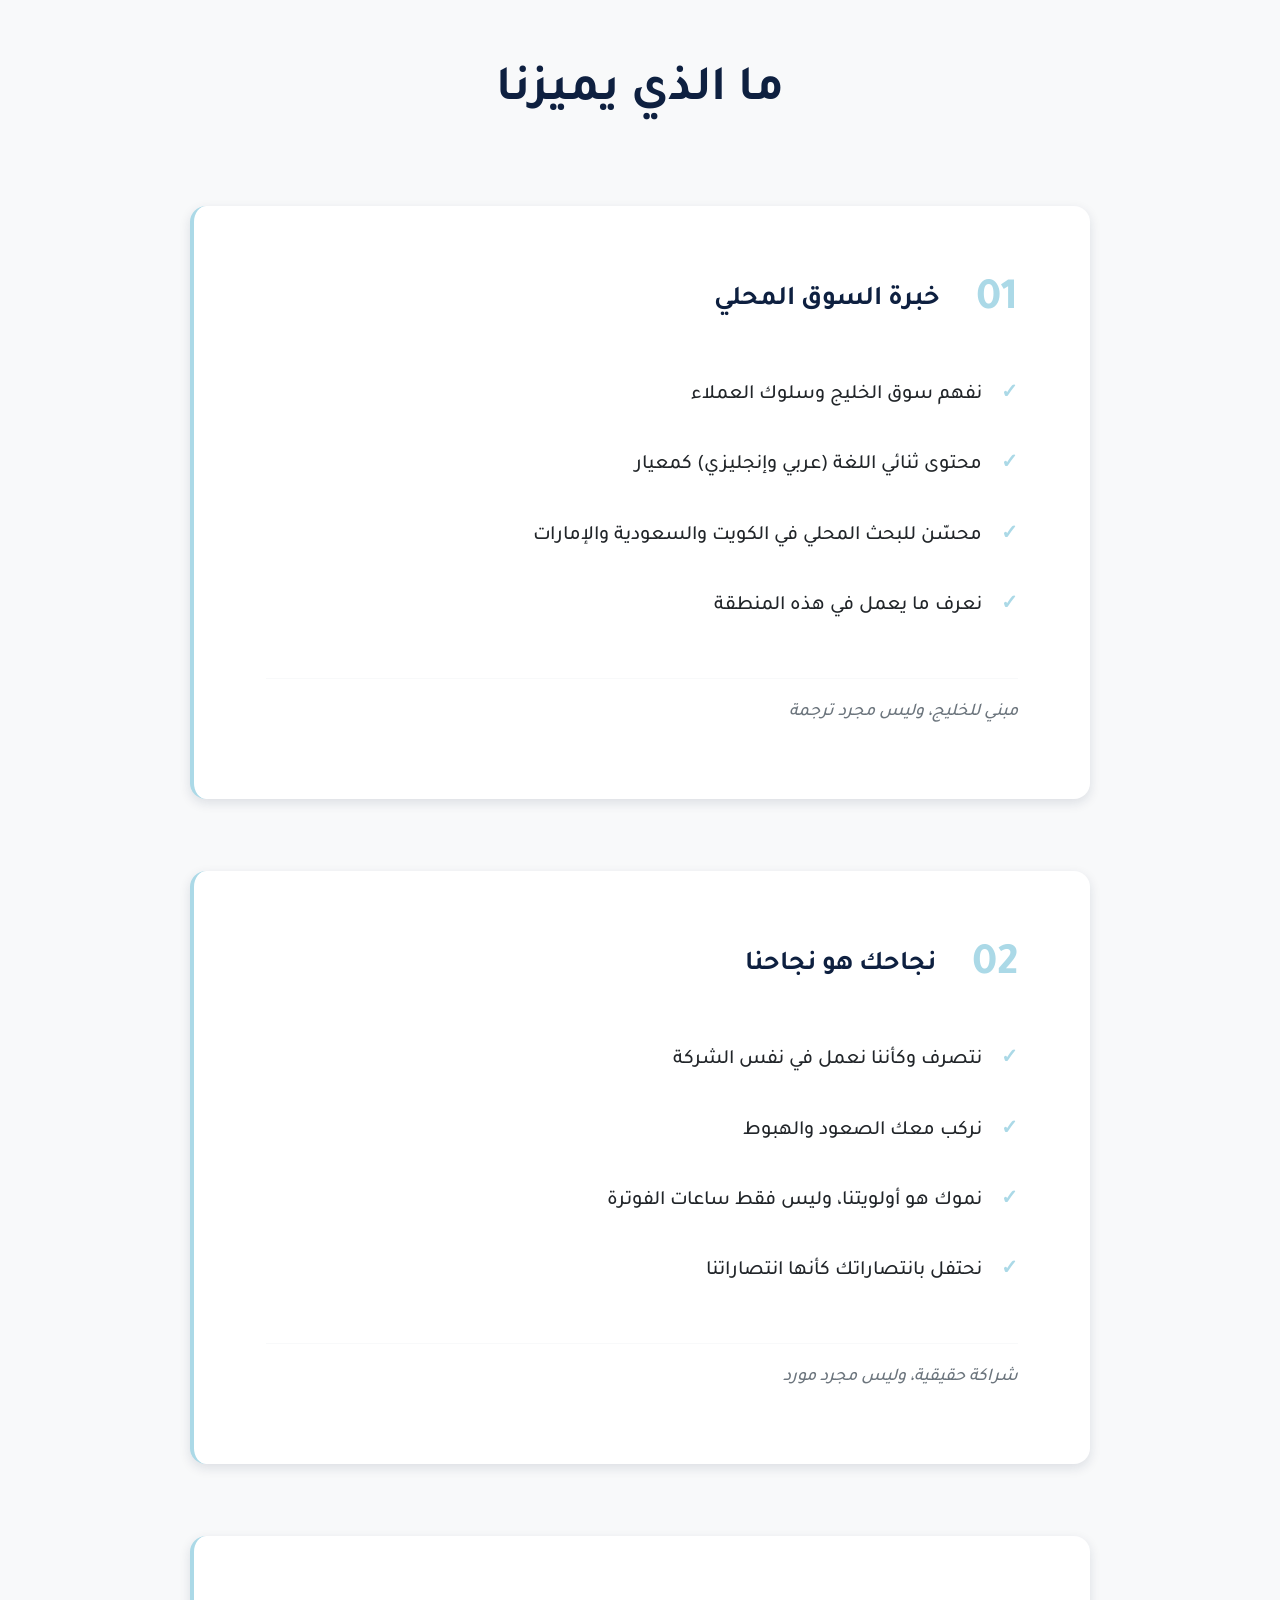
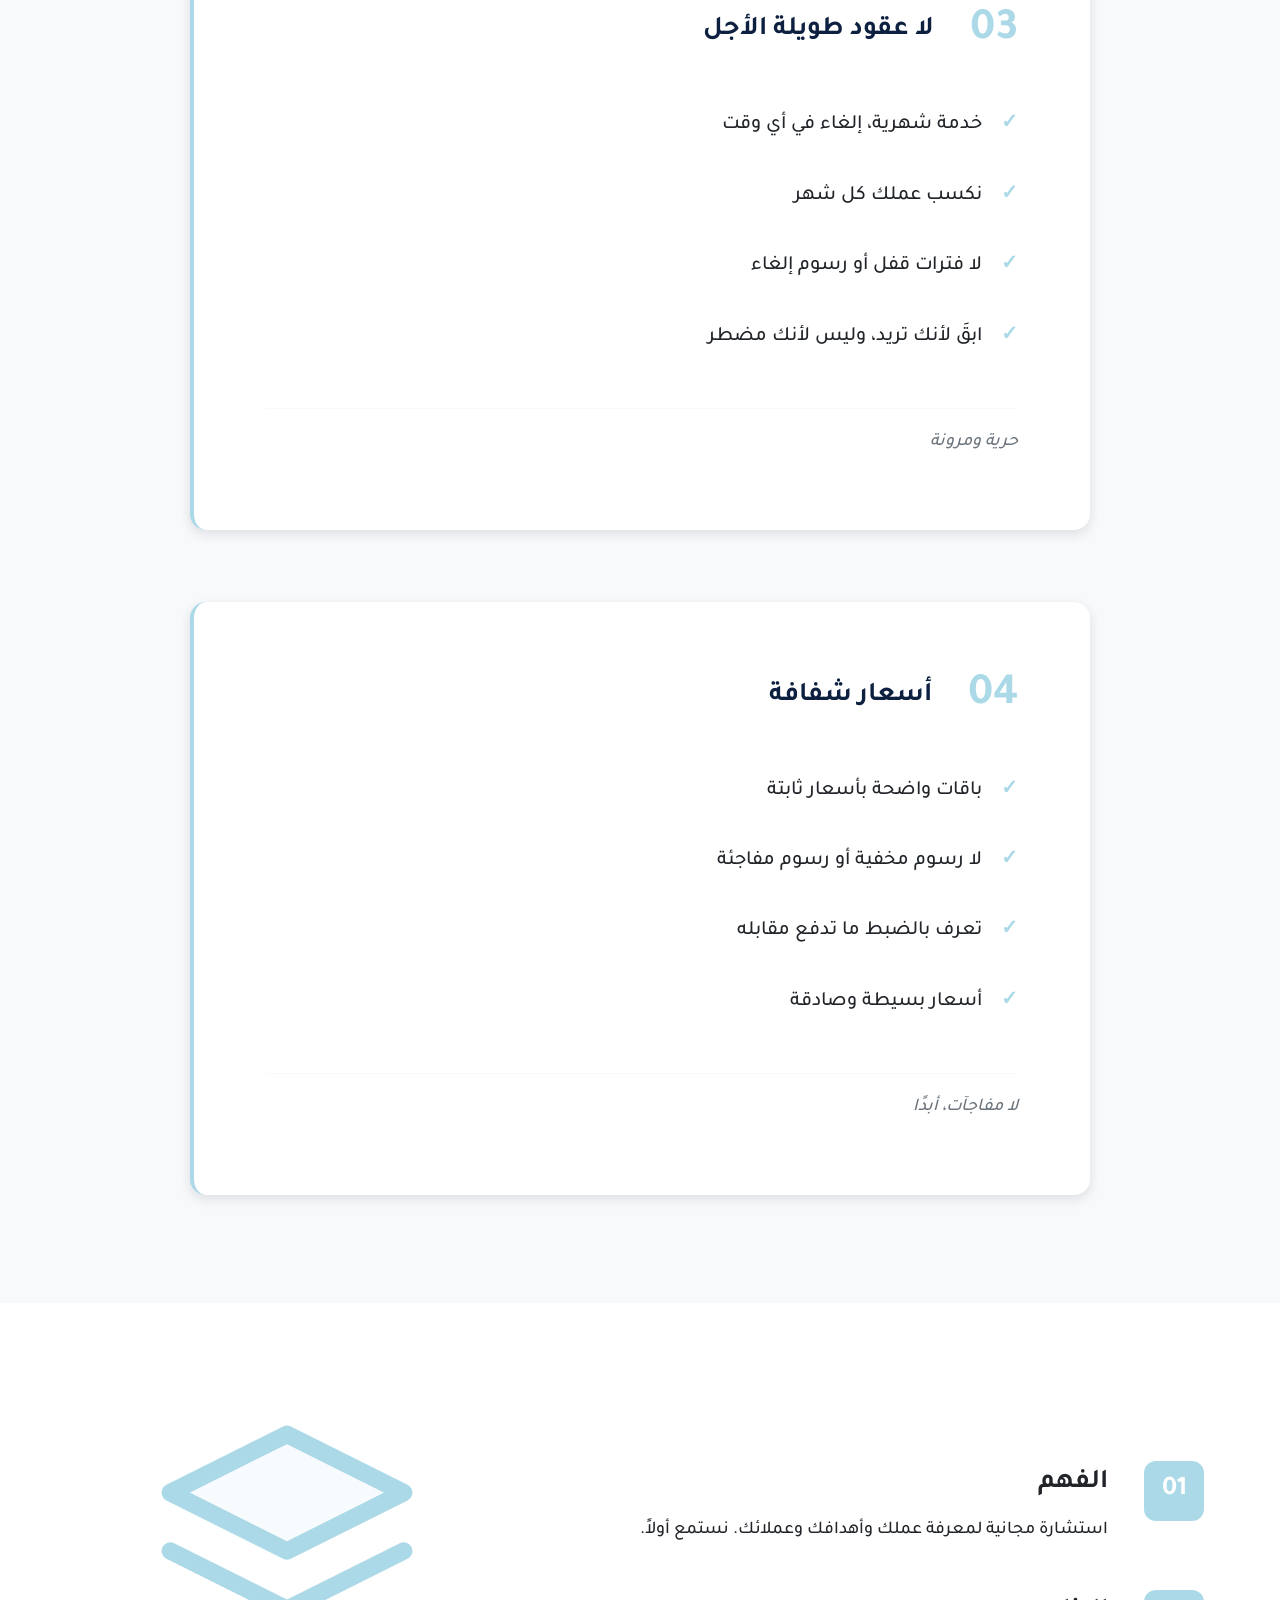
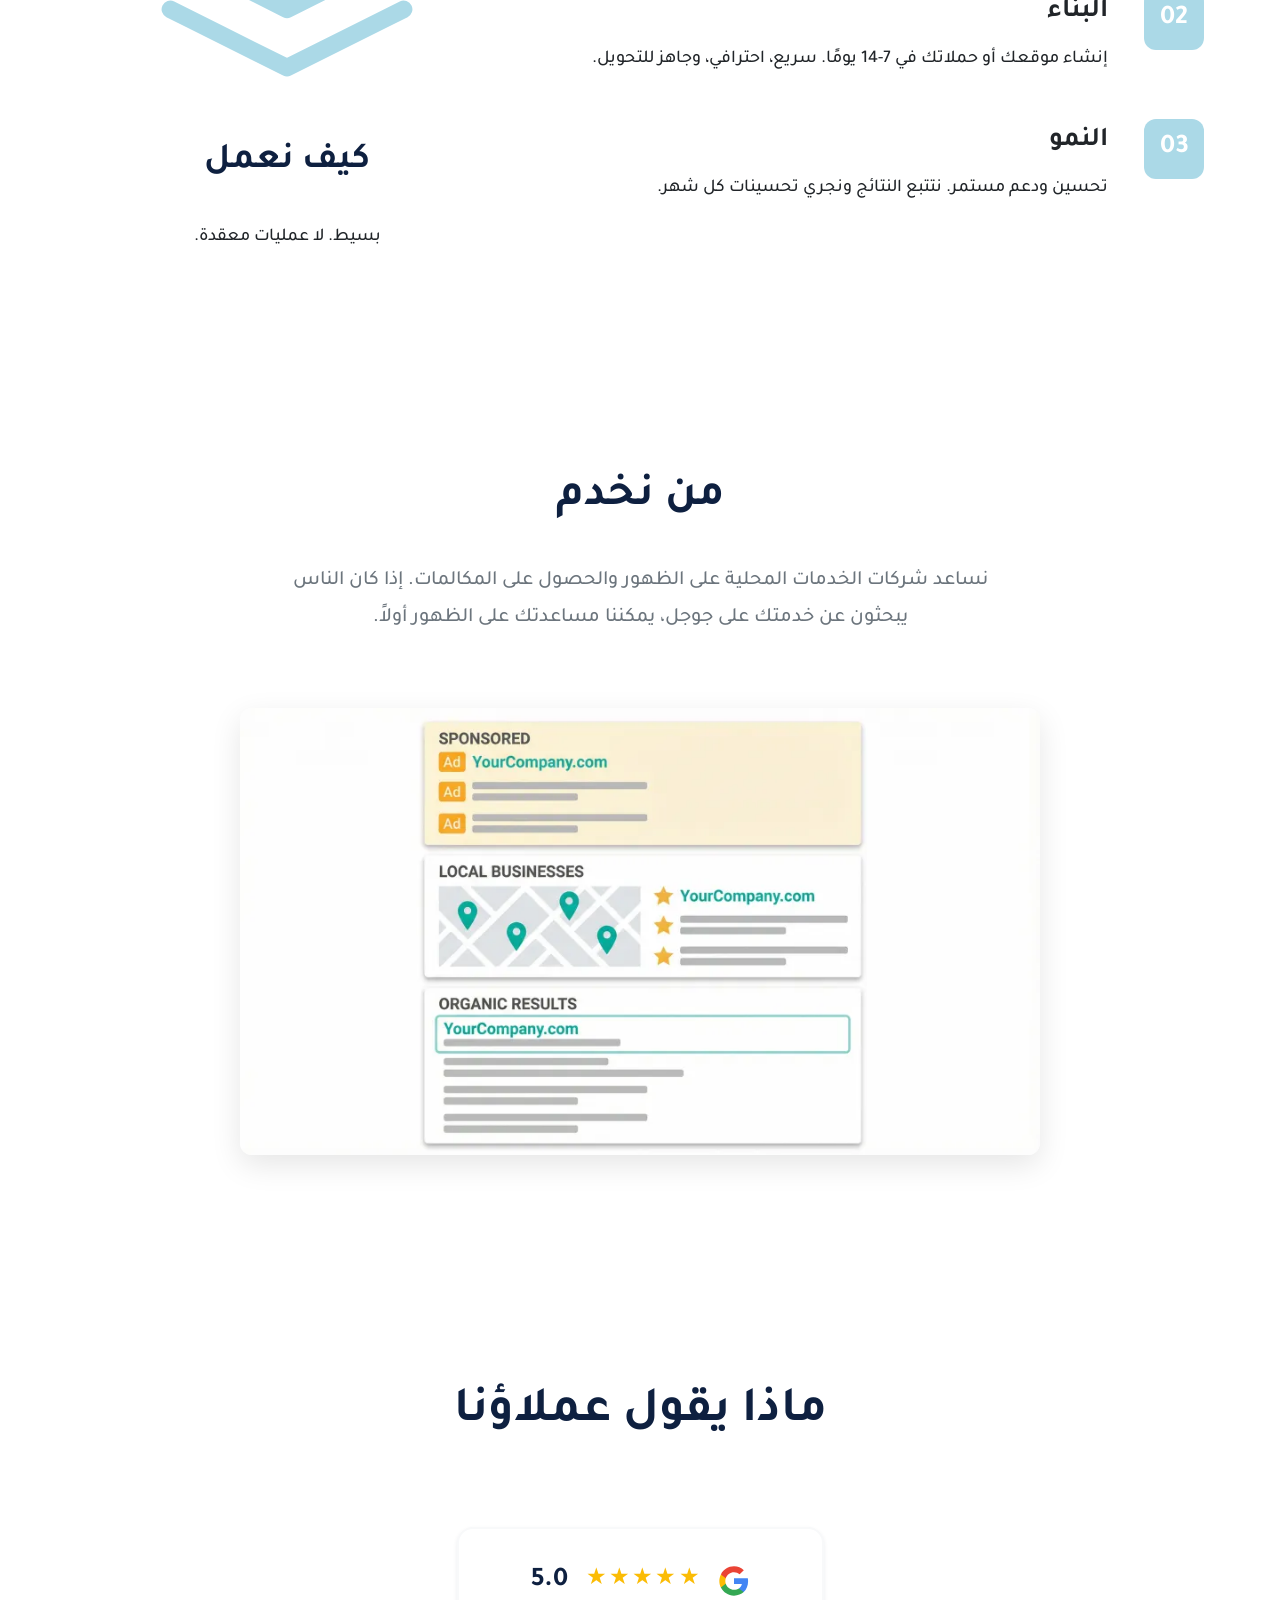
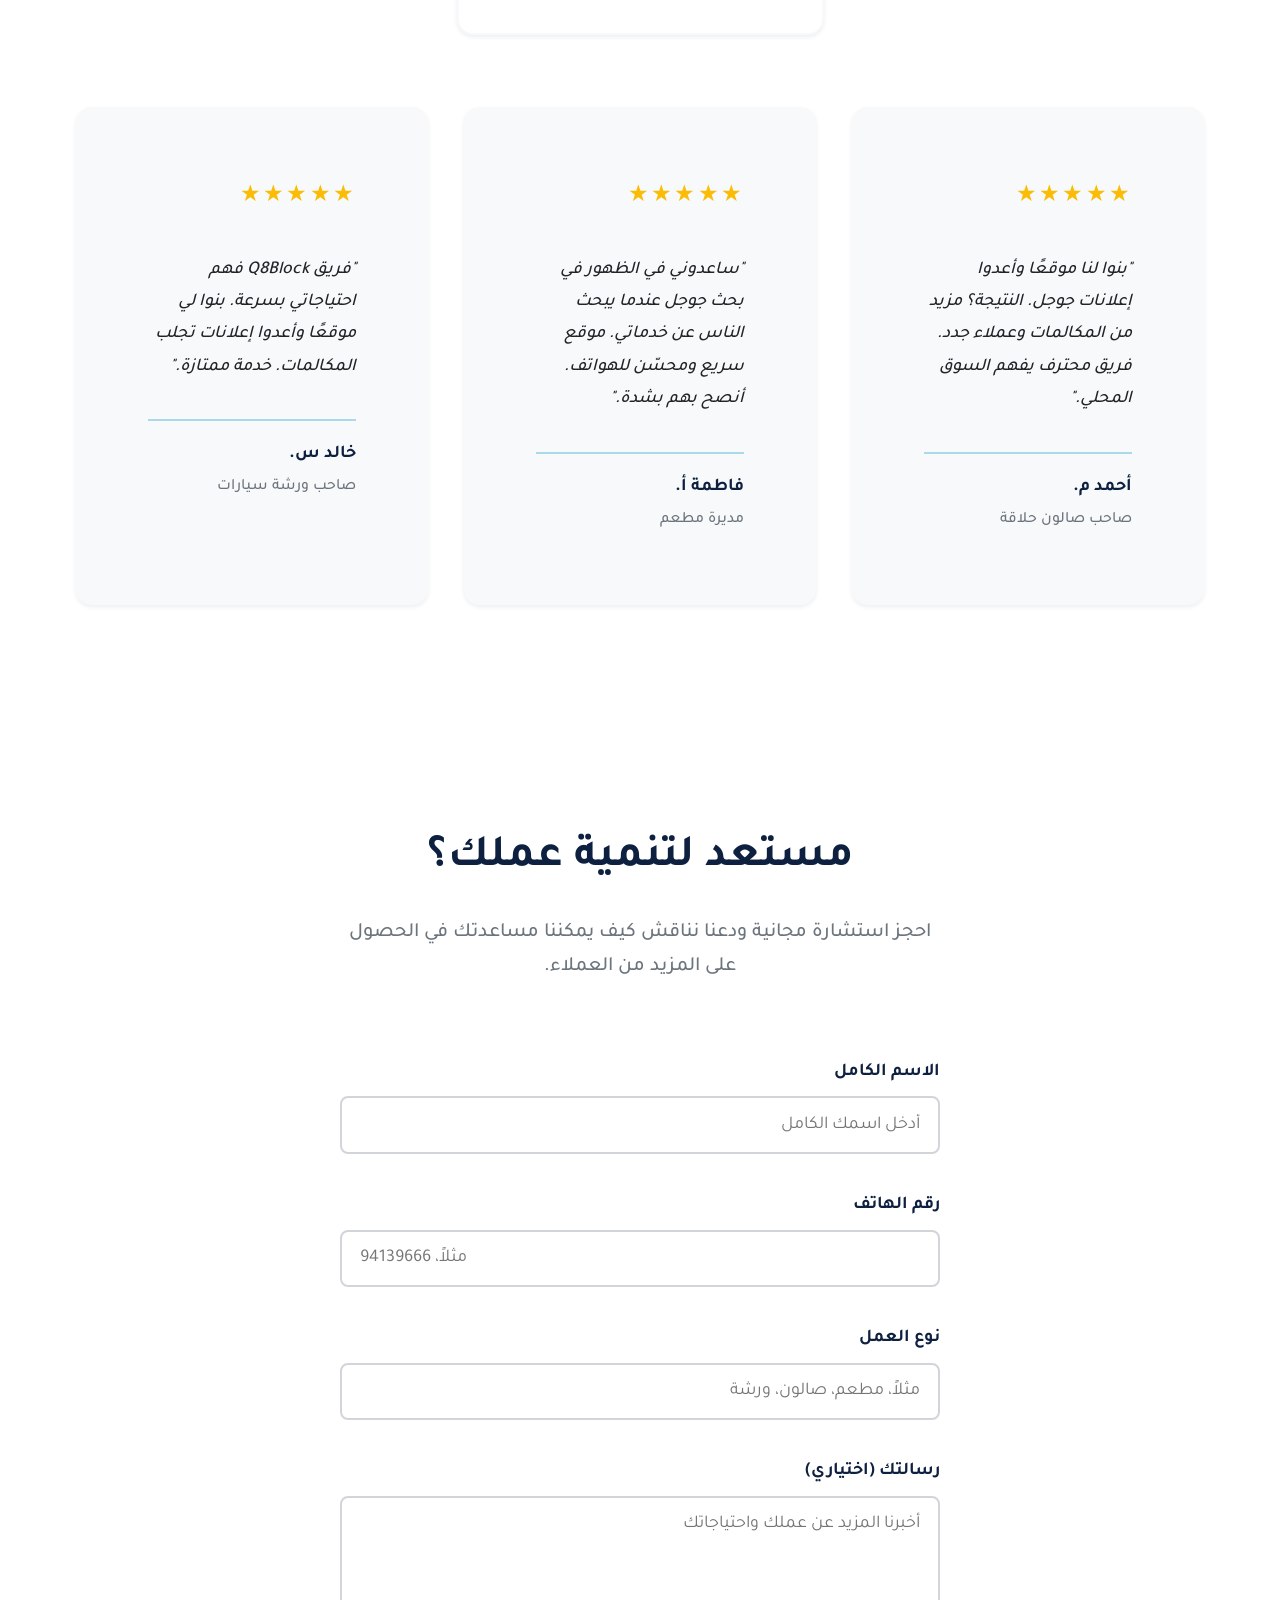
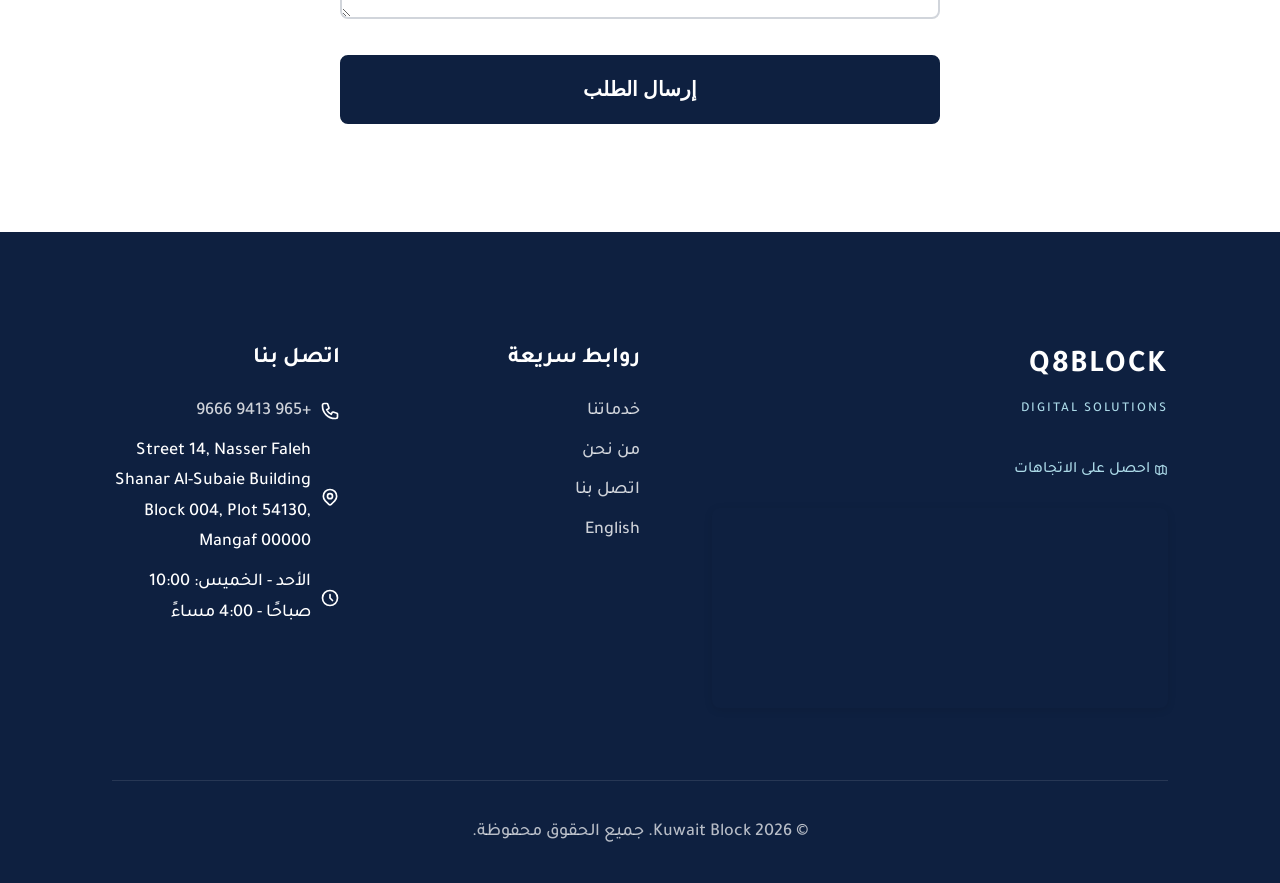
<file: about.html>
<!DOCTYPE html>
<html lang="ar" dir="rtl">
<head>
    <meta charset="UTF-8">
    <meta name="viewport" content="width=device-width, initial-scale=1.0">
    
    <!-- Primary Meta Tags -->
    <title>من نحن - خبراء تحسين محركات البحث وتطوير المواقع | Q8Block</title>
    <meta name="title" content="من نحن - خبراء تحسين محركات البحث وتطوير المواقع | Q8Block">
    <meta name="description" content="Q8Block تساعد الشركات المحلية في الكويت والخليج على الظهور على الإنترنت. 3 سنوات خبرة في بناء المواقع وإدارة التسويق الرقمي الذي يحقق نتائج.">
    <meta name="keywords" content="عن Q8Block، تسويق رقمي الكويت، تطوير مواقع الخليج، خبراء SEO محلي">
    
    <!-- Open Graph -->
    <meta property="og:type" content="website">
    <meta property="og:url" content="https://q8block.com/about">
    <meta property="og:title" content="من نحن - خبراء تحسين محركات البحث وتطوير المواقع | Q8Block">
    <meta property="og:description" content="Q8Block تساعد الشركات المحلية في الكويت والسعودية والإمارات على الظهور على الإنترنت">
    
    <!-- Canonical & Alternate -->
    <link rel="canonical" href="https://q8block.com/about">
    <link rel="alternate" hreflang="en" href="https://q8block.com/en/about">
    <link rel="alternate" hreflang="ar" href="https://q8block.com/about">
    <link rel="alternate" hreflang="x-default" href="https://q8block.com/en/about">
    
    <!-- Fonts -->
    <link rel="preconnect" href="https://fonts.googleapis.com">
    <link rel="preconnect" href="https://fonts.gstatic.com" crossorigin>
    <link href="https://fonts.googleapis.com/css2?family=Tajawal:wght@300;400;500;600;700;800&display=swap" rel="stylesheet">
    
    <!-- Stylesheet -->
    <link rel="stylesheet" href="/assets/css/styles-en.css">
    
    <!-- Organization Schema Markup -->
    <script type="application/ld+json">
    {
      "@context": "https://schema.org",
      "@type": "Organization",
      "name": "Q8Block",
      "url": "https://q8block.com",
      "logo": "https://q8block.com/assets/images/logo.png",
      "description": "وكالة تحسين محركات البحث المحلية وتطوير المواقع تخدم الشركات في الكويت والسعودية والإمارات",
      "foundingDate": "2022",
      "areaServed": [
        {"@type": "Country", "name": "Kuwait"},
        {"@type": "Country", "name": "Saudi Arabia"},
        {"@type": "Country", "name": "United Arab Emirates"}
      ],
      "address": {
        "@type": "PostalAddress",
        "streetAddress": "Street 14, Nasser Faleh Shanar Al-Subaie Building Block 004, Plot 54130",
        "addressLocality": "Mangaf",
        "postalCode": "00000",
        "addressCountry": "KW"
      },
      "telephone": "+96594139666",
      "email": "info@q8block.com"
    }
    </script>
</head>
<body>
    <!-- Header / Navigation -->
    <header class="header">
        <nav class="nav container">
            <div class="nav-brand">
                <a href="/" class="brand-link">
                    <div class="brand-text">
                        <span class="brand-name">Q8BLOCK</span>
                        <span class="brand-tagline">DIGITAL SOLUTIONS</span>
                    </div>
                </a>
            </div>
            <div class="nav-links">
                <a href="/services/" class="nav-link">خدماتنا</a>
                <a href="/about" class="nav-link active">من نحن</a>
                <a href="/contact" class="nav-link">اتصل بنا</a>
                <a href="/en/about" class="nav-link lang-switch">English</a>
            </div>
            <div class="nav-cta">
                <a href="/contact" class="btn btn-primary">احجز استشارة مجانية</a>
            </div>
            <button class="mobile-menu-toggle" aria-label="Open menu">
                <span></span>
                <span></span>
                <span></span>
            </button>
        </nav>
    </header>

    <!-- Hero Section -->
    <section class="hero" style="min-height: 60vh; padding: 6rem 0;">
        <div class="container">
            <div class="hero-content">
                <h1 class="hero-title">نساعد الشركات المحلية على الظهور على الإنترنت</h1>
                <p class="hero-subtitle">عندما يبحث الناس عن خدمتك، يجدون عملك أولاً.</p>
                <div class="hero-cta">
                    <a href="#our-story" class="btn btn-secondary btn-large">تعرف على قصتنا</a>
                    <a href="/services/" class="btn btn-primary btn-large">عرض الخدمات</a>
                </div>
            </div>
        </div>
    </section>

    <!-- Our Story Section -->
    <section class="value-section" id="our-story">
        <div class="container">
            <div class="value-content-centered">
                <h2 class="value-title-centered">قصتنا</h2>
                <p class="value-description">
                    بدأنا Q8Block قبل ثلاث سنوات لأننا رأينا مشكلة أحبطتنا. الكثير من الشركات المحلية الرائعة—المطاعم والصالونات والورش والعيادات—كانت تكافح للحصول على عملاء عبر الإنترنت. كانوا إما يدفعون أكثر من اللازم مقابل حلول معقدة لا يفهمونها، أو يضيعون وهم يحاولون معرفة كل شيء بأنفسهم.
                </p>
                <p class="value-description">
                    بنينا Q8Block لتكون مختلفة. بسيطة. فعالة. تركز على ما يهم حقًا: عندما يبحث شخص ما في منطقتك عن خدمتك، يظهر عملك أولاً. لا مصطلحات معقدة، لا عقود طويلة الأجل، لا رسوم مخفية. فقط عمل صادق يحقق نتائج.
                </p>
                <p class="value-description">
                    على مدى السنوات الثلاث الماضية، ساعدنا عشرات الشركات المحلية في الكويت والسعودية والإمارات على تنمية قاعدة عملائها من خلال مواقع ذكية وتسويق رقمي مستهدف. نحن فخورون بالعلاقات التي بنيناها والنتائج التي حققناها.
                </p>
            </div>
        </div>
    </section>

    <!-- What Makes Us Different -->
    <section class="services-section">
        <div class="container">
            <div class="section-header">
                <h2 class="section-title">ما الذي يميزنا</h2>
            </div>
            <div class="services-detailed">
                <div class="service-detail-card fade-in-on-scroll">
                    <div class="service-detail-header">
                        <div class="service-detail-number">01</div>
                        <h3 class="service-detail-title">خبرة السوق المحلي</h3>
                    </div>
                    <ul class="service-detail-list">
                        <li>نفهم سوق الخليج وسلوك العملاء</li>
                        <li>محتوى ثنائي اللغة (عربي وإنجليزي) كمعيار</li>
                        <li>محسّن للبحث المحلي في الكويت والسعودية والإمارات</li>
                        <li>نعرف ما يعمل في هذه المنطقة</li>
                    </ul>
                    <p class="service-detail-summary">مبني للخليج، وليس مجرد ترجمة</p>
                </div>

                <div class="service-detail-card fade-in-on-scroll">
                    <div class="service-detail-header">
                        <div class="service-detail-number">02</div>
                        <h3 class="service-detail-title">نجاحك هو نجاحنا</h3>
                    </div>
                    <ul class="service-detail-list">
                        <li>نتصرف وكأننا نعمل في نفس الشركة</li>
                        <li>نركب معك الصعود والهبوط</li>
                        <li>نموك هو أولويتنا، وليس فقط ساعات الفوترة</li>
                        <li>نحتفل بانتصاراتك كأنها انتصاراتنا</li>
                    </ul>
                    <p class="service-detail-summary">شراكة حقيقية، وليس مجرد مورد</p>
                </div>

                <div class="service-detail-card fade-in-on-scroll">
                    <div class="service-detail-header">
                        <div class="service-detail-number">03</div>
                        <h3 class="service-detail-title">لا عقود طويلة الأجل</h3>
                    </div>
                    <ul class="service-detail-list">
                        <li>خدمة شهرية، إلغاء في أي وقت</li>
                        <li>نكسب عملك كل شهر</li>
                        <li>لا فترات قفل أو رسوم إلغاء</li>
                        <li>ابقَ لأنك تريد، وليس لأنك مضطر</li>
                    </ul>
                    <p class="service-detail-summary">حرية ومرونة</p>
                </div>

                <div class="service-detail-card fade-in-on-scroll">
                    <div class="service-detail-header">
                        <div class="service-detail-number">04</div>
                        <h3 class="service-detail-title">أسعار شفافة</h3>
                    </div>
                    <ul class="service-detail-list">
                        <li>باقات واضحة بأسعار ثابتة</li>
                        <li>لا رسوم مخفية أو رسوم مفاجئة</li>
                        <li>تعرف بالضبط ما تدفع مقابله</li>
                        <li>أسعار بسيطة وصادقة</li>
                    </ul>
                    <p class="service-detail-summary">لا مفاجآت، أبدًا</p>
                </div>
            </div>
        </div>
    </section>

    <!-- Our Approach -->
    <section class="value-section">
        <div class="container">
            <style>
                @media (max-width: 768px) {
                    .how-we-work-grid-ar {
                        grid-template-columns: 1fr !important;
                        gap: 2rem !important;
                    }
                    .how-we-work-icon-ar {
                        width: 180px !important;
                        height: 180px !important;
                    }
                    .how-we-work-title-ar {
                        font-size: 1.5rem !important;
                    }
                }
            </style>
            <div class="how-we-work-grid-ar" style="display: grid; grid-template-columns: 1.5fr 1fr; gap: 4rem; align-items: center;">
                <div>
                    <div style="display: flex; gap: 2rem; margin-bottom: 2.5rem; align-items: start;">
                        <div style="flex-shrink: 0; width: 60px; height: 60px; background: var(--color-primary); color: white; border-radius: 12px; display: flex; align-items: center; justify-content: center; font-size: 1.5rem; font-weight: 700;">01</div>
                        <div>
                            <h3 style="font-size: 1.5rem; font-weight: 600; margin-bottom: 0.5rem;">الفهم</h3>
                            <p style="color: var(--color-text-secondary); line-height: 1.6;">استشارة مجانية لمعرفة عملك وأهدافك وعملائك. نستمع أولاً.</p>
                        </div>
                    </div>
                    <div style="display: flex; gap: 2rem; margin-bottom: 2.5rem; align-items: start;">
                        <div style="flex-shrink: 0; width: 60px; height: 60px; background: var(--color-primary); color: white; border-radius: 12px; display: flex; align-items: center; justify-content: center; font-size: 1.5rem; font-weight: 700;">02</div>
                        <div>
                            <h3 style="font-size: 1.5rem; font-weight: 600; margin-bottom: 0.5rem;">البناء</h3>
                            <p style="color: var(--color-text-secondary); line-height: 1.6;">إنشاء موقعك أو حملاتك في 7-14 يومًا. سريع، احترافي، وجاهز للتحويل.</p>
                        </div>
                    </div>
                    <div style="display: flex; gap: 2rem; align-items: start;">
                        <div style="flex-shrink: 0; width: 60px; height: 60px; background: var(--color-primary); color: white; border-radius: 12px; display: flex; align-items: center; justify-content: center; font-size: 1.5rem; font-weight: 700;">03</div>
                        <div>
                            <h3 style="font-size: 1.5rem; font-weight: 600; margin-bottom: 0.5rem;">النمو</h3>
                            <p style="color: var(--color-text-secondary); line-height: 1.6;">تحسين ودعم مستمر. نتتبع النتائج ونجري تحسينات كل شهر.</p>
                        </div>
                    </div>
                </div>
                <div style="text-align: center;">
                    <svg class="how-we-work-icon-ar" width="280" height="280" viewBox="0 0 24 24" fill="none" xmlns="http://www.w3.org/2000/svg" style="color: var(--color-primary);">
                        <path d="M12 2L2 7L12 12L22 7L12 2Z" stroke="currentColor" stroke-width="1.5" stroke-linecap="round" stroke-linejoin="round" fill="var(--color-primary)" fill-opacity="0.1"/>
                        <path d="M2 17L12 22L22 17" stroke="currentColor" stroke-width="1.5" stroke-linecap="round" stroke-linejoin="round"/>
                        <path d="M2 12L12 17L22 12" stroke="currentColor" stroke-width="1.5" stroke-linecap="round" stroke-linejoin="round"/>
                    </svg>
                    <h2 class="value-title-centered how-we-work-title-ar" style="margin-top: 2rem; font-size: 2rem;">كيف نعمل</h2>
                    <p style="color: var(--color-text-secondary); margin-top: 1rem;">بسيط. لا عمليات معقدة.</p>
                </div>
            </div>
        </div>
    </section>

    <!-- Who We Serve -->
    <section class="value-section" style="background: var(--color-bg-secondary);">
        <div class="container">
            <div class="value-content-centered">
                <h2 class="value-title-centered">من نخدم</h2>
                <p class="value-description">
                    نساعد شركات الخدمات المحلية على الظهور والحصول على المكالمات. إذا كان الناس يبحثون عن خدمتك على جوجل، يمكننا مساعدتك على الظهور أولاً.
                </p>
                <div style="margin-top: 3rem; text-align: center;">
                    <img src="/assets/images/who-we-serve-local-search.webp" alt="نتائج البحث المحلي تظهر الشركات" style="max-width: 900px; width: 100%; height: auto; border-radius: 12px; box-shadow: 0 10px 30px rgba(0,0,0,0.1);">
                </div>
            </div>
        </div>
    </section>

    <!-- Testimonials Section -->
    <section class="testimonials-section" id="testimonials">
        <div class="container">
            <div class="section-header">
                <h2 class="section-title">ماذا يقول عملاؤنا</h2>
            </div>
            
            <!-- Google Rating Badge -->
            <div class="google-rating-badge">
                <a href="https://share.google/sRLs90XWW1ewyhL3a" target="_blank" rel="noopener" class="google-rating-link">
                    <svg width="32" height="32" viewBox="0 0 24 24" fill="none" xmlns="http://www.w3.org/2000/svg" class="google-logo">
                        <path d="M22.56 12.25c0-.78-.07-1.53-.2-2.25H12v4.26h5.92c-.26 1.37-1.04 2.53-2.21 3.31v2.77h3.57c2.08-1.92 3.28-4.74 3.28-8.09z" fill="#4285F4"/>
                        <path d="M12 23c2.97 0 5.46-.98 7.28-2.66l-3.57-2.77c-.98.66-2.23 1.06-3.71 1.06-2.86 0-5.29-1.93-6.16-4.53H2.18v2.84C3.99 20.53 7.7 23 12 23z" fill="#34A853"/>
                        <path d="M5.84 14.09c-.22-.66-.35-1.36-.35-2.09s.13-1.43.35-2.09V7.07H2.18C1.43 8.55 1 10.22 1 12s.43 3.45 1.18 4.93l2.85-2.22.81-.62z" fill="#FBBC05"/>
                        <path d="M12 5.38c1.62 0 3.06.56 4.21 1.64l3.15-3.15C17.45 2.09 14.97 1 12 1 7.7 1 3.99 3.47 2.18 7.07l3.66 2.84c.87-2.6 3.3-4.53 6.16-4.53z" fill="#EA4335"/>
                    </svg>
                    <div class="google-stars">
                        <span>★</span><span>★</span><span>★</span><span>★</span><span>★</span>
                    </div>
                    <span class="rating-number">5.0</span>
                </a>
            </div>

            <!-- Testimonials Grid -->
            <div class="testimonials-grid">
                <div class="testimonial-card fade-in-on-scroll">
                    <div class="testimonial-stars">
                        <span>★</span><span>★</span><span>★</span><span>★</span><span>★</span>
                    </div>
                    <p class="testimonial-text">"بنوا لنا موقعًا وأعدوا إعلانات جوجل. النتيجة؟ مزيد من المكالمات وعملاء جدد. فريق محترف يفهم السوق المحلي."</p>
                    <div class="testimonial-author">
                        <strong>أحمد م.</strong>
                        <span>صاحب صالون حلاقة</span>
                    </div>
                </div>

                <div class="testimonial-card fade-in-on-scroll">
                    <div class="testimonial-stars">
                        <span>★</span><span>★</span><span>★</span><span>★</span><span>★</span>
                    </div>
                    <p class="testimonial-text">"ساعدوني في الظهور في بحث جوجل عندما يبحث الناس عن خدماتي. موقع سريع ومحسّن للهواتف. أنصح بهم بشدة."</p>
                    <div class="testimonial-author">
                        <strong>فاطمة أ.</strong>
                        <span>مديرة مطعم</span>
                    </div>
                </div>

                <div class="testimonial-card fade-in-on-scroll">
                    <div class="testimonial-stars">
                        <span>★</span><span>★</span><span>★</span><span>★</span><span>★</span>
                    </div>
                    <p class="testimonial-text">"فريق Q8Block فهم احتياجاتي بسرعة. بنوا لي موقعًا وأعدوا إعلانات تجلب المكالمات. خدمة ممتازة."</p>
                    <div class="testimonial-author">
                        <strong>خالد س.</strong>
                        <span>صاحب ورشة سيارات</span>
                    </div>
                </div>
            </div>
        </div>
    </section>

    <!-- Consultation Form Section -->
    <section class="consultation-section" id="consultation">
        <div class="container">
            <div class="consultation-content">
                <h2 class="consultation-title">مستعد لتنمية عملك؟</h2>
                <p class="consultation-description">احجز استشارة مجانية ودعنا نناقش كيف يمكننا مساعدتك في الحصول على المزيد من العملاء.</p>
                <form class="consultation-form" id="consultationForm" action="https://formspree.io/f/xnnqgjnw" method="POST">
                    <div class="form-group">
                        <label for="name">الاسم الكامل</label>
                        <input type="text" id="name" name="name" required placeholder="أدخل اسمك الكامل">
                    </div>
                    <div class="form-group">
                        <label for="phone">رقم الهاتف</label>
                        <input type="tel" id="phone" name="phone" required placeholder="مثلاً، 94139666">
                    </div>
                    <div class="form-group">
                        <label for="business">نوع العمل</label>
                        <input type="text" id="business" name="business" required placeholder="مثلاً، مطعم، صالون، ورشة">
                    </div>
                    <div class="form-group">
                        <label for="message">رسالتك (اختياري)</label>
                        <textarea id="message" name="message" rows="4" placeholder="أخبرنا المزيد عن عملك واحتياجاتك"></textarea>
                    </div>
                    <button type="submit" class="btn btn-primary btn-large btn-block">إرسال الطلب</button>
                </form>
            </div>
        </div>
    </section>

    <!-- Footer -->
    <footer class="footer">
        <div class="container">
            <div class="footer-grid">
                <div class="footer-brand">
                    <div class="footer-brand-text">
                        <span class="footer-brand-name">Q8BLOCK</span>
                        <span class="footer-brand-subtitle">DIGITAL SOLUTIONS</span>
                    </div>
                    <a href="https://share.google/Hi6OENtATwRxOIzvb" target="_blank" rel="noopener noreferrer" class="footer-directions-link">
                        <svg viewBox="0 0 24 24" fill="none" xmlns="http://www.w3.org/2000/svg">
                            <path d="M9 20l-5.447-2.724A1 1 0 013 16.382V5.618a1 1 0 011.447-.894L9 7m0 13l6-3m-6 3V7m6 10l4.553 2.276A1 1 0 0021 18.382V7.618a1 1 0 00-.553-.894L15 4m0 13V4m0 0L9 7" stroke="currentColor" stroke-width="2" stroke-linecap="round" stroke-linejoin="round"/>
                        </svg>
                        احصل على الاتجاهات
                    </a>
                    <div class="map-container">
                        <iframe 
                            src="https://www.google.com/maps?q=%D8%B4%D8%B1%D9%83%D8%A9+%D9%83%D9%88%D9%8A%D8%AA+%D8%A8%D9%84%D9%88%D9%83,Mangaf,Kuwait&output=embed" 
                            width="100%" 
                            height="200" 
                            style="border:0;" 
                            allowfullscreen="" 
                            loading="lazy" 
                            referrerpolicy="no-referrer-when-downgrade">
                        </iframe>
                    </div>
                </div>
                <div class="footer-links">
                    <h4 class="footer-title">روابط سريعة</h4>
                    <ul class="footer-list">
                        <li><a href="/services/">خدماتنا</a></li>
                        <li><a href="/about">من نحن</a></li>
                        <li><a href="/contact">اتصل بنا</a></li>
                        <li><a href="/en/about">English</a></li>
                    </ul>
                </div>
                <div class="footer-contact" id="contact">
                    <h4 class="footer-title">اتصل بنا</h4>
                    <ul class="footer-list">
                        <li>
                            <svg class="footer-icon" viewBox="0 0 24 24" fill="none" xmlns="http://www.w3.org/2000/svg">
                                <path d="M3 5C3 3.89543 3.89543 3 5 3H8.27924C8.70967 3 9.09181 3.27543 9.22792 3.68377L10.7257 8.17721C10.8831 8.64932 10.6694 9.16531 10.2243 9.38787L7.96701 10.5165C9.06925 12.9612 11.0388 14.9308 13.4835 16.033L14.6121 13.7757C14.8347 13.3306 15.3507 13.1169 15.8228 13.2743L20.3162 14.7721C20.7246 14.9082 21 15.2903 21 15.7208V19C21 20.1046 20.1046 21 19 21H18C9.71573 21 3 14.2843 3 6V5Z" stroke="currentColor" stroke-width="2" stroke-linecap="round" stroke-linejoin="round"/>
                            </svg>
                            <a href="tel:+96594139666">+965 9413 9666</a>
                        </li>
                        <li>
                            <svg class="footer-icon" viewBox="0 0 24 24" fill="none" xmlns="http://www.w3.org/2000/svg">
                                <path d="M17.6569 16.6569C16.7202 17.5935 14.7616 19.5521 13.4138 20.8999C12.6327 21.681 11.3677 21.6814 10.5866 20.9003C9.26234 19.576 7.34159 17.6553 6.34315 16.6569C3.21895 13.5327 3.21895 8.46734 6.34315 5.34315C9.46734 2.21895 14.5327 2.21895 17.6569 5.34315C20.781 8.46734 20.781 13.5327 17.6569 16.6569Z" stroke="currentColor" stroke-width="2" stroke-linecap="round" stroke-linejoin="round"/>
                                <path d="M15 11C15 12.6569 13.6569 14 12 14C10.3431 14 9 12.6569 9 11C9 9.34315 10.3431 8 12 8C13.6569 8 15 9.34315 15 11Z" stroke="currentColor" stroke-width="2" stroke-linecap="round" stroke-linejoin="round"/>
                            </svg>
                            <span>Street 14, Nasser Faleh Shanar Al-Subaie Building Block 004, Plot 54130, Mangaf 00000</span>
                        </li>
                        <li>
                            <svg class="footer-icon" viewBox="0 0 24 24" fill="none" xmlns="http://www.w3.org/2000/svg">
                                <path d="M12 8V12L15 15M21 12C21 16.9706 16.9706 21 12 21C7.02944 21 3 16.9706 3 12C3 7.02944 7.02944 3 12 3C16.9706 3 21 7.02944 21 12Z" stroke="currentColor" stroke-width="2" stroke-linecap="round" stroke-linejoin="round"/>
                            </svg>
                            <span>الأحد - الخميس: 10:00 صباحًا - 4:00 مساءً</span>
                        </li>
                    </ul>

                </div>
            </div>
            <div class="footer-bottom">
                <p>&copy; 2026 Kuwait Block. جميع الحقوق محفوظة.</p>
            </div>
        </div>
    </footer>

    <!-- JavaScript -->
    <script src="/assets/js/main.min.js"></script>
</body>
</html>
</file>
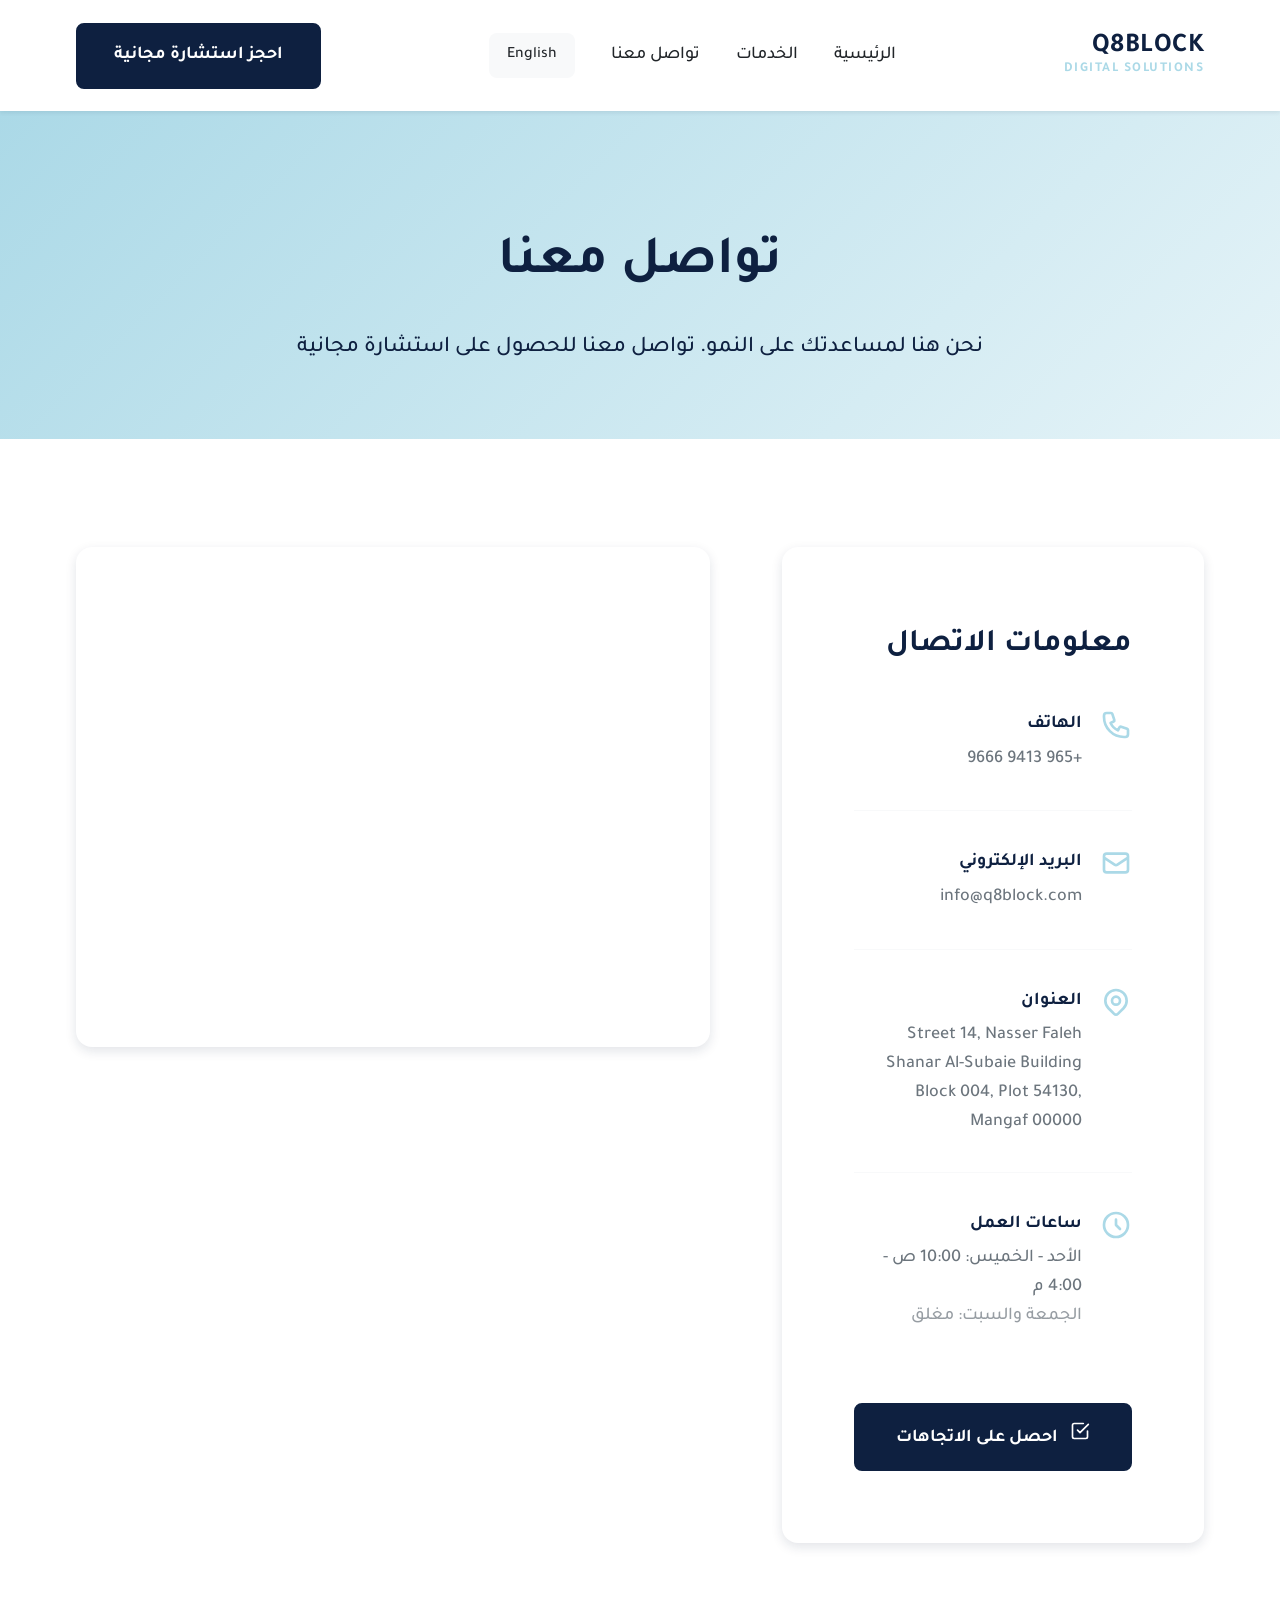
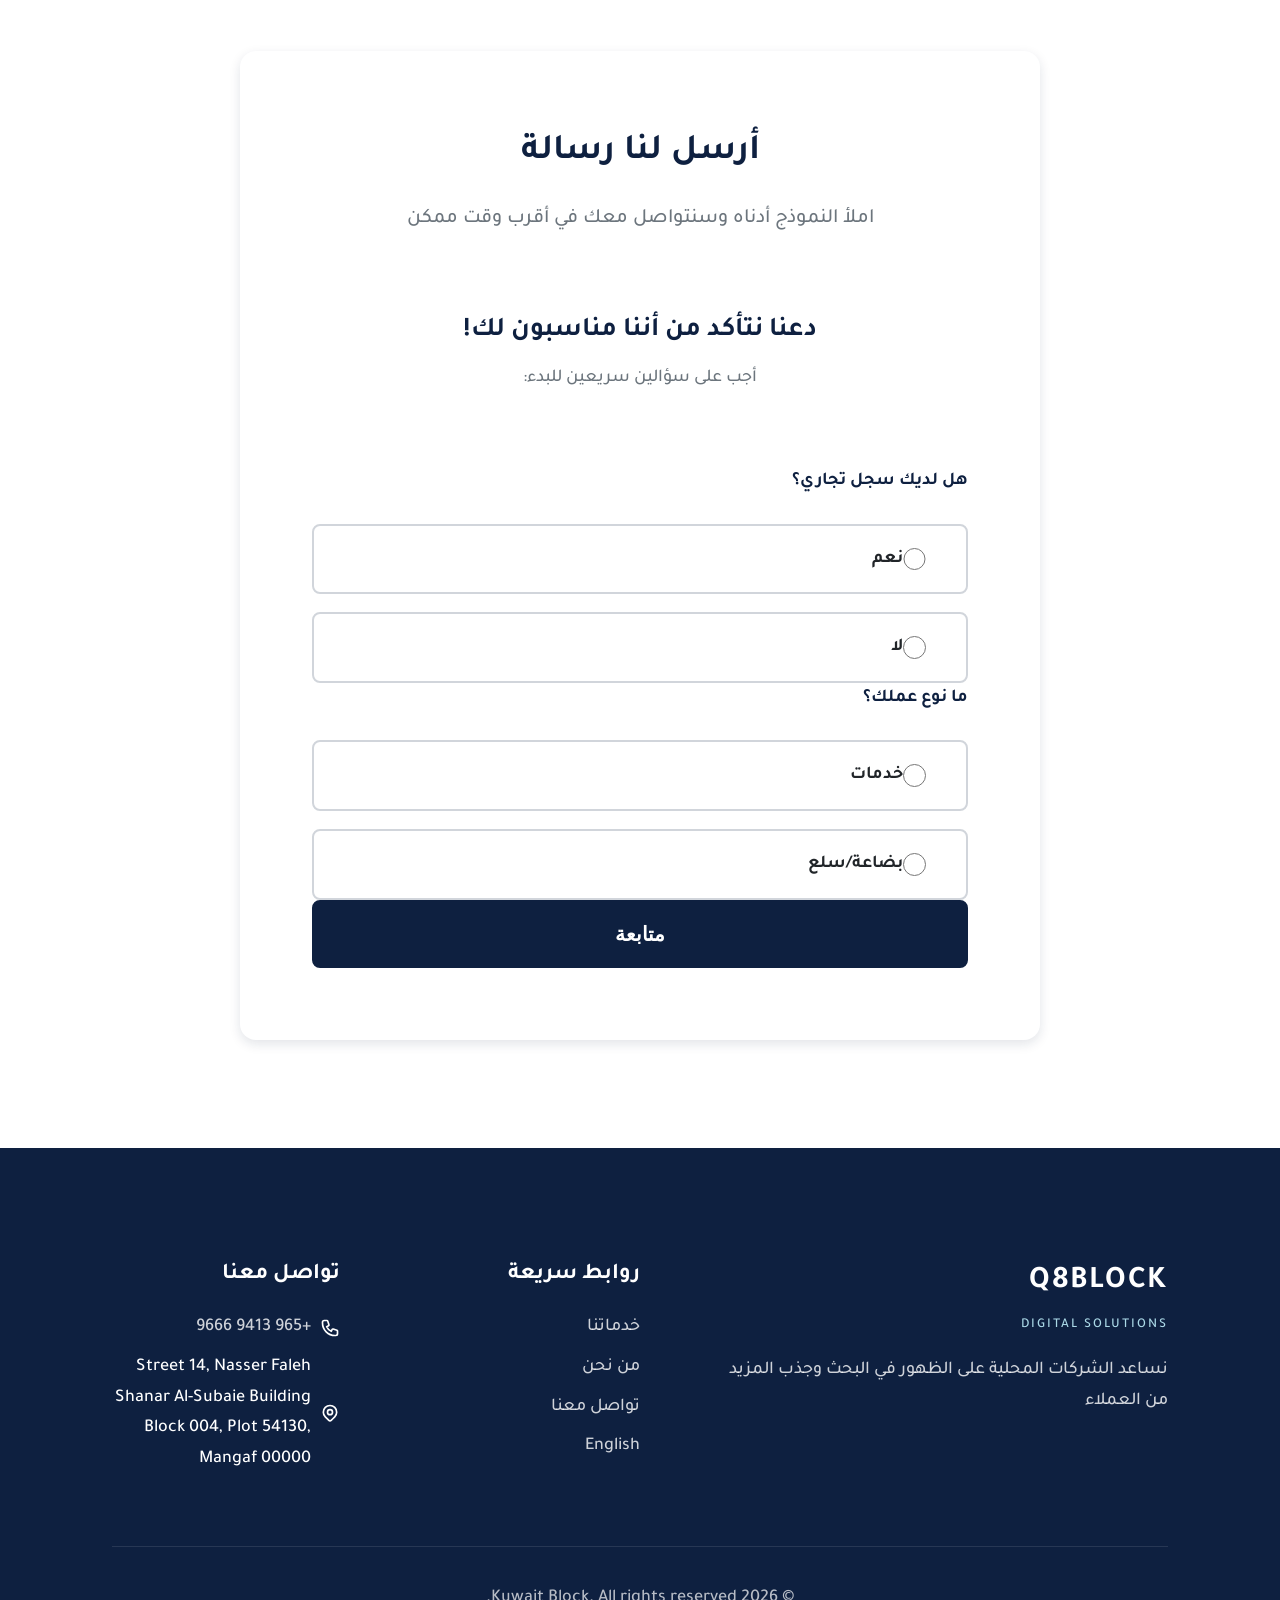
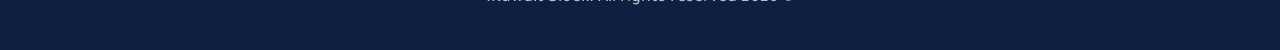
<file: contact.html>
<!DOCTYPE html>
<html lang="ar" dir="rtl">
<head>
    <meta charset="UTF-8">
    <meta name="viewport" content="width=device-width, initial-scale=1.0">
    
    <!-- Primary Meta Tags -->
    <title>تواصل معنا | كويت بلوك - خدمات تحسين محركات البحث المحلية</title>
    <meta name="title" content="تواصل معنا | كويت بلوك - خدمات تحسين محركات البحث المحلية">
    <meta name="description" content="تواصل مع Q8Block للحصول على استشارة مجانية. خدمات تحسين محركات البحث المحلية ومواقع الويب وإعلانات جوجل في الكويت والخليج. اتصل بنا اليوم!">
    
    <!-- Canonical & Alternate -->
    <link rel="canonical" href="https://q8block.com/contact">
    <link rel="alternate" hreflang="ar" href="https://q8block.com/contact">
    <link rel="alternate" hreflang="en" href="https://q8block.com/en/contact">
    <link rel="alternate" hreflang="x-default" href="https://q8block.com/contact">
    
    
    <!-- Favicon Set -->
    <link rel="icon" type="image/x-icon" href="/favicon.ico">
    <link rel="apple-touch-icon" sizes="180x180" href="/apple-touch-icon.png">
    <link rel="icon" type="image/png" sizes="192x192" href="/android-chrome-192x192.png">
    <link rel="icon" type="image/png" sizes="512x512" href="/android-chrome-512x512.png">
    
    <!-- Preload Critical Resources -->
    <link rel="preload" href="/assets/css/styles.min.css" as="style">
    <link rel="preload" href="/assets/js/main.min.js" as="script">
    
    <!-- Preconnect to Google Fonts -->
    <link rel="preconnect" href="https://fonts.googleapis.com">
    <link rel="preconnect" href="https://fonts.gstatic.com" crossorigin>
    <link href="https://fonts.googleapis.com/css2?family=Tajawal:wght@300;400;500;600;700;800&display=swap" rel="stylesheet">
    
    <!-- Stylesheet -->
    <link rel="stylesheet" href="/assets/css/styles.css">
</head>
<body>
    <!-- Header -->
    <header class="header">
        <nav class="nav container">
            <div class="nav-brand">
                <a href="/" class="brand-link">
                    <div class="brand-text">
                        <div class="brand-name">Q8BLOCK</div>
                        <div class="brand-tagline">DIGITAL SOLUTIONS</div>
                    </div>
                </a>
            </div>
            <div class="nav-links">
                <a href="/" class="nav-link">الرئيسية</a>
                <a href="/services/" class="nav-link">الخدمات</a>
                <a href="/contact" class="nav-link">تواصل معنا</a>
                <a href="/en/contact" class="lang-switch">English</a>
            </div>
            <div class="nav-cta">
                <a href="/#consultation" class="btn btn-primary">احجز استشارة مجانية</a>
            </div>
        </nav>
    </header>

    <!-- Contact Hero -->
    <section class="contact-hero">
        <div class="container">
            <div class="contact-hero-content">
                <h1 class="contact-title">تواصل معنا</h1>
                <p class="contact-subtitle">نحن هنا لمساعدتك على النمو. تواصل معنا للحصول على استشارة مجانية</p>
            </div>
        </div>
    </section>

    <!-- Contact Content -->
    <section class="contact-section">
        <div class="container">
            <div class="contact-grid">
                <!-- Contact Information -->
                <div class="contact-info-card">
                    <h2 class="contact-info-title">معلومات الاتصال</h2>
                    
                    <div class="contact-info-item">
                        <svg class="contact-icon" viewBox="0 0 24 24" fill="none" xmlns="http://www.w3.org/2000/svg">
                            <path d="M3 5C3 3.89543 3.89543 3 5 3H8.27924C8.70967 3 9.09181 3.27543 9.22792 3.68377L10.7257 8.17721C10.8831 8.64932 10.6694 9.16531 10.2243 9.38787L7.96701 10.5165C9.06925 12.9612 11.0388 14.9308 13.4835 16.033L14.6121 13.7757C14.8347 13.3306 15.3507 13.1169 15.8228 13.2743L20.3162 14.7721C20.7246 14.9082 21 15.2903 21 15.7208V19C21 20.1046 20.1046 21 19 21H18C9.71573 21 3 14.2843 3 6V5Z" stroke="currentColor" stroke-width="2" stroke-linecap="round" stroke-linejoin="round"/>
                        </svg>
                        <div>
                            <h3>الهاتف</h3>
                            <a href="tel:+96594139666">+965 9413 9666</a>
                        </div>
                    </div>

                    <div class="contact-info-item">
                        <svg class="contact-icon" viewBox="0 0 24 24" fill="none" xmlns="http://www.w3.org/2000/svg">
                            <path d="M3 8L10.8906 13.2604C11.5624 13.7083 12.4376 13.7083 13.1094 13.2604L21 8M5 19H19C20.1046 19 21 18.1046 21 17V7C21 5.89543 20.1046 5 19 5H5C3.89543 5 3 5.89543 3 7V17C3 18.1046 3.89543 19 5 19Z" stroke="currentColor" stroke-width="2" stroke-linecap="round" stroke-linejoin="round"/>
                        </svg>
                        <div>
                            <h3>البريد الإلكتروني</h3>
                            <a href="mailto:info@q8block.com">info@q8block.com</a>
                        </div>
                    </div>

                    <div class="contact-info-item">
                        <svg class="contact-icon" viewBox="0 0 24 24" fill="none" xmlns="http://www.w3.org/2000/svg">
                            <path d="M17.6569 16.6569C16.7202 17.5935 14.7616 19.5521 13.4138 20.8999C12.6327 21.681 11.3677 21.6814 10.5866 20.9003C9.26234 19.576 7.34159 17.6553 6.34315 16.6569C3.21895 13.5327 3.21895 8.46734 6.34315 5.34315C9.46734 2.21895 14.5327 2.21895 17.6569 5.34315C20.781 8.46734 20.781 13.5327 17.6569 16.6569Z" stroke="currentColor" stroke-width="2" stroke-linecap="round" stroke-linejoin="round"/>
                            <path d="M15 11C15 12.6569 13.6569 14 12 14C10.3431 14 9 12.6569 9 11C9 9.34315 10.3431 8 12 8C13.6569 8 15 9.34315 15 11Z" stroke="currentColor" stroke-width="2" stroke-linecap="round" stroke-linejoin="round"/>
                        </svg>
                        <div>
                            <h3>العنوان</h3>
                            <p>Street 14, Nasser Faleh Shanar Al-Subaie Building Block 004, Plot 54130, Mangaf 00000</p>
                        </div>
                    </div>

                    <div class="contact-info-item">
                        <svg class="contact-icon" viewBox="0 0 24 24" fill="none" xmlns="http://www.w3.org/2000/svg">
                            <path d="M12 8V12L15 15M21 12C21 16.9706 16.9706 21 12 21C7.02944 21 3 16.9706 3 12C3 7.02944 7.02944 3 12 3C16.9706 3 21 7.02944 21 12Z" stroke="currentColor" stroke-width="2" stroke-linecap="round" stroke-linejoin="round"/>
                        </svg>
                        <div>
                            <h3>ساعات العمل</h3>
                            <p>الأحد - الخميس: 10:00 ص - 4:00 م</p>
                            <p class="closed-days">الجمعة والسبت: مغلق</p>
                        </div>
                    </div>

                    <a href="https://share.google/Hi6OENtATwRxOIzvb" target="_blank" rel="noopener noreferrer" class="btn btn-primary btn-block">
                        <svg viewBox="0 0 24 24" fill="none" xmlns="http://www.w3.org/2000/svg" style="width: 20px; height: 20px; margin-left: 8px;">
                            <path d="M9 11L12 14L22 4M21 12V19C21 20.1046 20.1046 21 19 21H5C3.89543 21 3 20.1046 3 19V5C3 3.89543 3.89543 3 5 3H16" stroke="currentColor" stroke-width="2" stroke-linecap="round" stroke-linejoin="round"/>
                        </svg>
                        احصل على الاتجاهات
                    </a>
                </div>

                <!-- Google Maps -->
                <div class="contact-map-card">
                    <div class="contact-map-container">
                        <iframe 
                            src="https://www.google.com/maps?q=%D8%B4%D8%B1%D9%83%D8%A9+%D9%83%D9%88%D9%8A%D8%AA+%D8%A8%D9%84%D9%88%D9%83,Mangaf,Kuwait&output=embed" 
                            width="100%" 
                            height="100%" 
                            style="border:0;" 
                            allowfullscreen="" 
                            loading="lazy" 
                            referrerpolicy="no-referrer-when-downgrade">
                        </iframe>
                    </div>
                </div>
            </div>

            <!-- Contact Form -->
            <div class="contact-form-section">
                <h2 class="contact-form-title">أرسل لنا رسالة</h2>
                <p class="contact-form-subtitle">املأ النموذج أدناه وسنتواصل معك في أقرب وقت ممكن</p>
                
                <!-- Qualification Step -->
                <div id="qualificationStep" class="form-step">
                    <div class="qualification-intro">
                        <h3>دعنا نتأكد من أننا مناسبون لك!</h3>
                        <p>أجب على سؤالين سريعين للبدء:</p>
                    </div>
                    
                    <div class="form-group">
                        <label class="qualification-label">هل لديك سجل تجاري؟</label>
                        <div class="radio-group">
                            <label class="radio-option">
                                <input type="radio" name="hasCertificate" value="yes" required>
                                <span>نعم</span>
                            </label>
                            <label class="radio-option">
                                <input type="radio" name="hasCertificate" value="no">
                                <span>لا</span>
                            </label>
                        </div>
                    </div>
                    
                    <div class="form-group">
                        <label class="qualification-label">ما نوع عملك؟</label>
                        <div class="radio-group">
                            <label class="radio-option">
                                <input type="radio" name="businessCategory" value="service" required>
                                <span>خدمات</span>
                            </label>
                            <label class="radio-option">
                                <input type="radio" name="businessCategory" value="ecommerce">
                                <span>بضاعة/سلع</span>
                            </label>
                        </div>
                    </div>
                    
                    <button type="button" id="qualifyBtn" class="btn btn-primary btn-large btn-block">متابعة</button>
                </div>
                
                <!-- Not Qualified Message -->
                <div id="notQualifiedMessage" class="form-step" style="display: none;">
                    <div class="not-qualified-box">
                        <h3>شكراً لاهتمامك!</h3>
                        <p>في الوقت الحالي، نركز على الأعمال الخدمية المسجلة في الكويت والسعودية والإمارات.</p>
                        <p>لا تتردد في التواصل معنا بمجرد حصولك على سجلك التجاري، وسنسعد بمساعدتك على النمو!</p>
                        <a href="/" class="btn btn-secondary">العودة للرئيسية</a>
                    </div>
                </div>
                
                <!-- Contact Form (shown only if qualified) -->
                <form class="contact-form" id="contactForm" name="contact-ar" method="POST" data-netlify="true" netlify-honeypot="bot-field" style="display: none;">
                    <!-- Honeypot for spam protection -->
                    <input type="hidden" name="bot-field" />
                    <input type="hidden" name="form-name" value="contact-ar" />
                    
                    <!-- Hidden qualification fields -->
                    <input type="hidden" name="has-certificate" id="hiddenCertificate" />
                    <input type="hidden" name="business-category" id="hiddenCategory" />
                    
                    <div class="form-row">
                        <div class="form-group">
                            <label for="name">الاسم *</label>
                            <input type="text" id="name" name="name" required>
                        </div>
                        <div class="form-group">
                            <label for="phone">رقم الهاتف *</label>
                            <input type="tel" id="phone" name="phone" required>
                        </div>
                    </div>
                    
                    <div class="form-group">
                        <label for="email">البريد الإلكتروني</label>
                        <input type="email" id="email" name="email">
                    </div>
                    
                    <div class="form-group">
                        <label for="interest">ما الخدمة التي تهتم بها؟ *</label>
                        <select id="interest" name="interest" required>
                            <option value="">-- اختر خدمة --</option>
                            <option value="main-package">الباقة الرئيسية</option>
                            <option value="website-development">تطوير مواقع إلكترونية</option>
                            <option value="local-seo">تحسين محركات البحث المحلي</option>
                            <option value="google-ads">إدارة إعلانات Google</option>
                            <option value="general">غير متأكد / استفسار عام</option>
                        </select>
                    </div>
                    
                    <div class="form-group">
                        <label for="business">نوع العمل *</label>
                        <input type="text" id="business" name="business" placeholder="مثال: صالون حلاقة، مطعم، ورشة سيارات" required>
                    </div>
                    
                    <div class="form-group">
                        <label for="message">رسالتك</label>
                        <textarea id="message" name="message" rows="5" placeholder="أخبرنا كيف يمكننا مساعدتك..."></textarea>
                    </div>
                    
                    <button type="submit" class="btn btn-primary btn-large btn-block">إرسال الرسالة</button>
                </form>
                
                <!-- Success Message -->
                <div id="successMessage" class="form-step" style="display: none;">
                    <div class="success-box">
                        <h3>✓ تم إرسال الرسالة بنجاح!</h3>
                        <p>شكراً لتواصلك. سنرد عليك خلال 24 ساعة.</p>
                        <a href="/" class="btn btn-primary">العودة للرئيسية</a>
                    </div>
                </div>
            </div>
        </div>
    </section>

    <!-- Footer -->
    <footer class="footer">
        <div class="container">
            <div class="footer-grid">
                <div class="footer-brand">
                    <div class="footer-brand-text">
                        <span class="footer-brand-name">Q8BLOCK</span>
                        <span class="footer-brand-subtitle">DIGITAL SOLUTIONS</span>
                    </div>
                    <p class="footer-tagline">نساعد الشركات المحلية على الظهور في البحث وجذب المزيد من العملاء</p>
                </div>
                <div class="footer-links">
                    <h4 class="footer-title">روابط سريعة</h4>
                    <ul class="footer-list">
                        <li><a href="/#services">خدماتنا</a></li>
                        <li><a href="/about">من نحن</a></li>
                        <li><a href="/contact">تواصل معنا</a></li>
                        <li><a href="/en/">English</a></li>
                    </ul>
                </div>
                <div class="footer-contact">
                    <h4 class="footer-title">تواصل معنا</h4>
                    <ul class="footer-list">
                        <li>
                            <svg class="footer-icon" viewBox="0 0 24 24" fill="none" xmlns="http://www.w3.org/2000/svg">
                                <path d="M3 5C3 3.89543 3.89543 3 5 3H8.27924C8.70967 3 9.09181 3.27543 9.22792 3.68377L10.7257 8.17721C10.8831 8.64932 10.6694 9.16531 10.2243 9.38787L7.96701 10.5165C9.06925 12.9612 11.0388 14.9308 13.4835 16.033L14.6121 13.7757C14.8347 13.3306 15.3507 13.1169 15.8228 13.2743L20.3162 14.7721C20.7246 14.9082 21 15.2903 21 15.7208V19C21 20.1046 20.1046 21 19 21H18C9.71573 21 3 14.2843 3 6V5Z" stroke="currentColor" stroke-width="2" stroke-linecap="round" stroke-linejoin="round"/>
                            </svg>
                            <a href="tel:+96594139666">+965 9413 9666</a>
                        </li>
                        <li>
                            <svg class="footer-icon" viewBox="0 0 24 24" fill="none" xmlns="http://www.w3.org/2000/svg">
                                <path d="M17.6569 16.6569C16.7202 17.5935 14.7616 19.5521 13.4138 20.8999C12.6327 21.681 11.3677 21.6814 10.5866 20.9003C9.26234 19.576 7.34159 17.6553 6.34315 16.6569C3.21895 13.5327 3.21895 8.46734 6.34315 5.34315C9.46734 2.21895 14.5327 2.21895 17.6569 5.34315C20.781 8.46734 20.781 13.5327 17.6569 16.6569Z" stroke="currentColor" stroke-width="2" stroke-linecap="round" stroke-linejoin="round"/>
                                <path d="M15 11C15 12.6569 13.6569 14 12 14C10.3431 14 9 12.6569 9 11C9 9.34315 10.3431 8 12 8C13.6569 8 15 9.34315 15 11Z" stroke="currentColor" stroke-width="2" stroke-linecap="round" stroke-linejoin="round"/>
                            </svg>
                            <span>Street 14, Nasser Faleh Shanar Al-Subaie Building Block 004, Plot 54130, Mangaf 00000</span>
                        </li>
                    </ul>
                </div>
            </div>
            <div class="footer-bottom">
                <p>&copy; 2026 Kuwait Block. All rights reserved.</p>
            </div>
        </div>
    </footer>

    <!-- JavaScript -->
    <script src="/assets/js/main.js"></script>
    <script>
        // Qualified Contact Form Logic
        document.addEventListener('DOMContentLoaded', function() {
            const qualifyBtn = document.getElementById('qualifyBtn');
            const qualificationStep = document.getElementById('qualificationStep');
            const notQualifiedMessage = document.getElementById('notQualifiedMessage');
            const contactForm = document.getElementById('contactForm');
            const successMessage = document.getElementById('successMessage');
            const interestSelect = document.getElementById('interest');
            
            // Check for service parameter in URL and pre-select
            const urlParams = new URLSearchParams(window.location.search);
            const service = urlParams.get('service');
            
            // Auto-scroll to form section if coming from CTA
            if (service) {
                setTimeout(() => {
                    const formSection = document.querySelector('.contact-form-section');
                    if (formSection) {
                        formSection.scrollIntoView({ behavior: 'smooth', block: 'start' });
                    }
                }, 300);
            }
            if (service && interestSelect) {
                const serviceMap = {
                    'seo': 'local-seo',
                    'google-ads': 'google-ads',
                    'website': 'website-development',
                    'main': 'main-package'
                };
                const mappedService = serviceMap[service] || service;
                interestSelect.value = mappedService;
            }
            
            // Qualification logic
            qualifyBtn.addEventListener('click', function() {
                const hasCertificate = document.querySelector('input[name="hasCertificate"]:checked');
                const businessCategory = document.querySelector('input[name="businessCategory"]:checked');
                
                if (!hasCertificate || !businessCategory) {
                    alert('الرجاء الإجابة على كلا السؤالين للمتابعة.');
                    return;
                }
                
                // Store qualification data
                document.getElementById('hiddenCertificate').value = hasCertificate.value;
                document.getElementById('hiddenCategory').value = businessCategory.value;
                
                // Check if qualified
                const isQualified = hasCertificate.value === 'yes' && businessCategory.value === 'service';
                
                // Hide qualification step
                qualificationStep.style.display = 'none';
                
                if (isQualified) {
                    // Show contact form
                    contactForm.style.display = 'block';
                } else {
                    // Show not qualified message
                    notQualifiedMessage.style.display = 'block';
                }
            });
            
            // Form submission handler
            contactForm.addEventListener('submit', function(e) {
                e.preventDefault();
                
                // Submit via Netlify Forms
                const formData = new FormData(contactForm);
                
                fetch('/', {
                    method: 'POST',
                    headers: { 'Content-Type': 'application/x-www-form-urlencoded' },
                    body: new URLSearchParams(formData).toString()
                })
                .then(() => {
                    contactForm.style.display = 'none';
                    successMessage.style.display = 'block';
                })
                .catch((error) => {
                    alert('عذراً، حدث خطأ في إرسال رسالتك. يرجى المحاولة مرة أخرى أو التواصل معنا مباشرة.');
                });
            });
        });
    </script>

    <!-- ContactPage Schema Markup -->
    <script type="application/ld+json">
    {
      "@context": "https://schema.org",
      "@type": "ContactPage",
      "mainEntity": {
        "@type": "LocalBusiness",
        "name": "Q8Block",
        "description": "نساعد الشركات المحلية على الظهور في نتائج البحث وجذب المزيد من العملاء",
        "url": "https://q8block.com",
        "telephone": "+965-9413-9666",
        "email": "info@q8block.com",
        "address": {
          "@type": "PostalAddress",
          "addressLocality": "المنقف",
          "addressCountry": "KW"
        }
      }
    }
    </script>
</body>
</html>
</file>
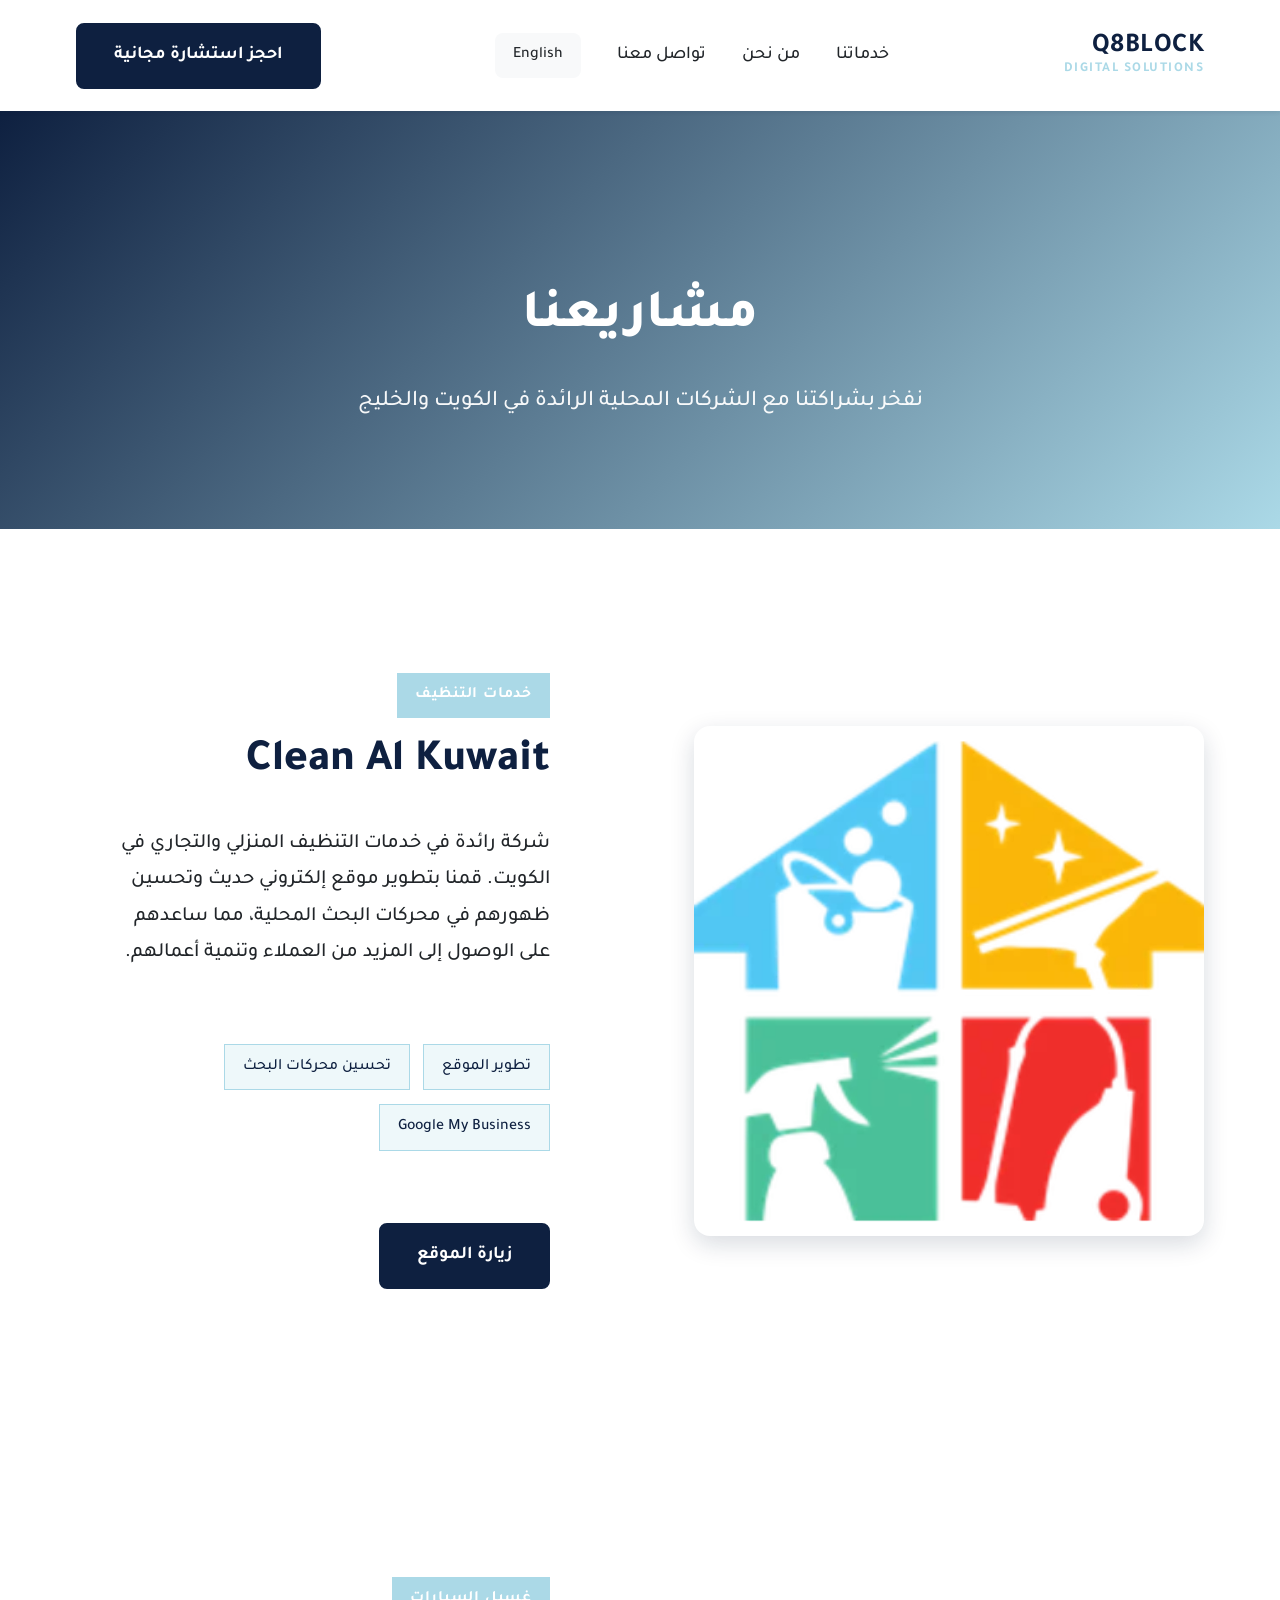
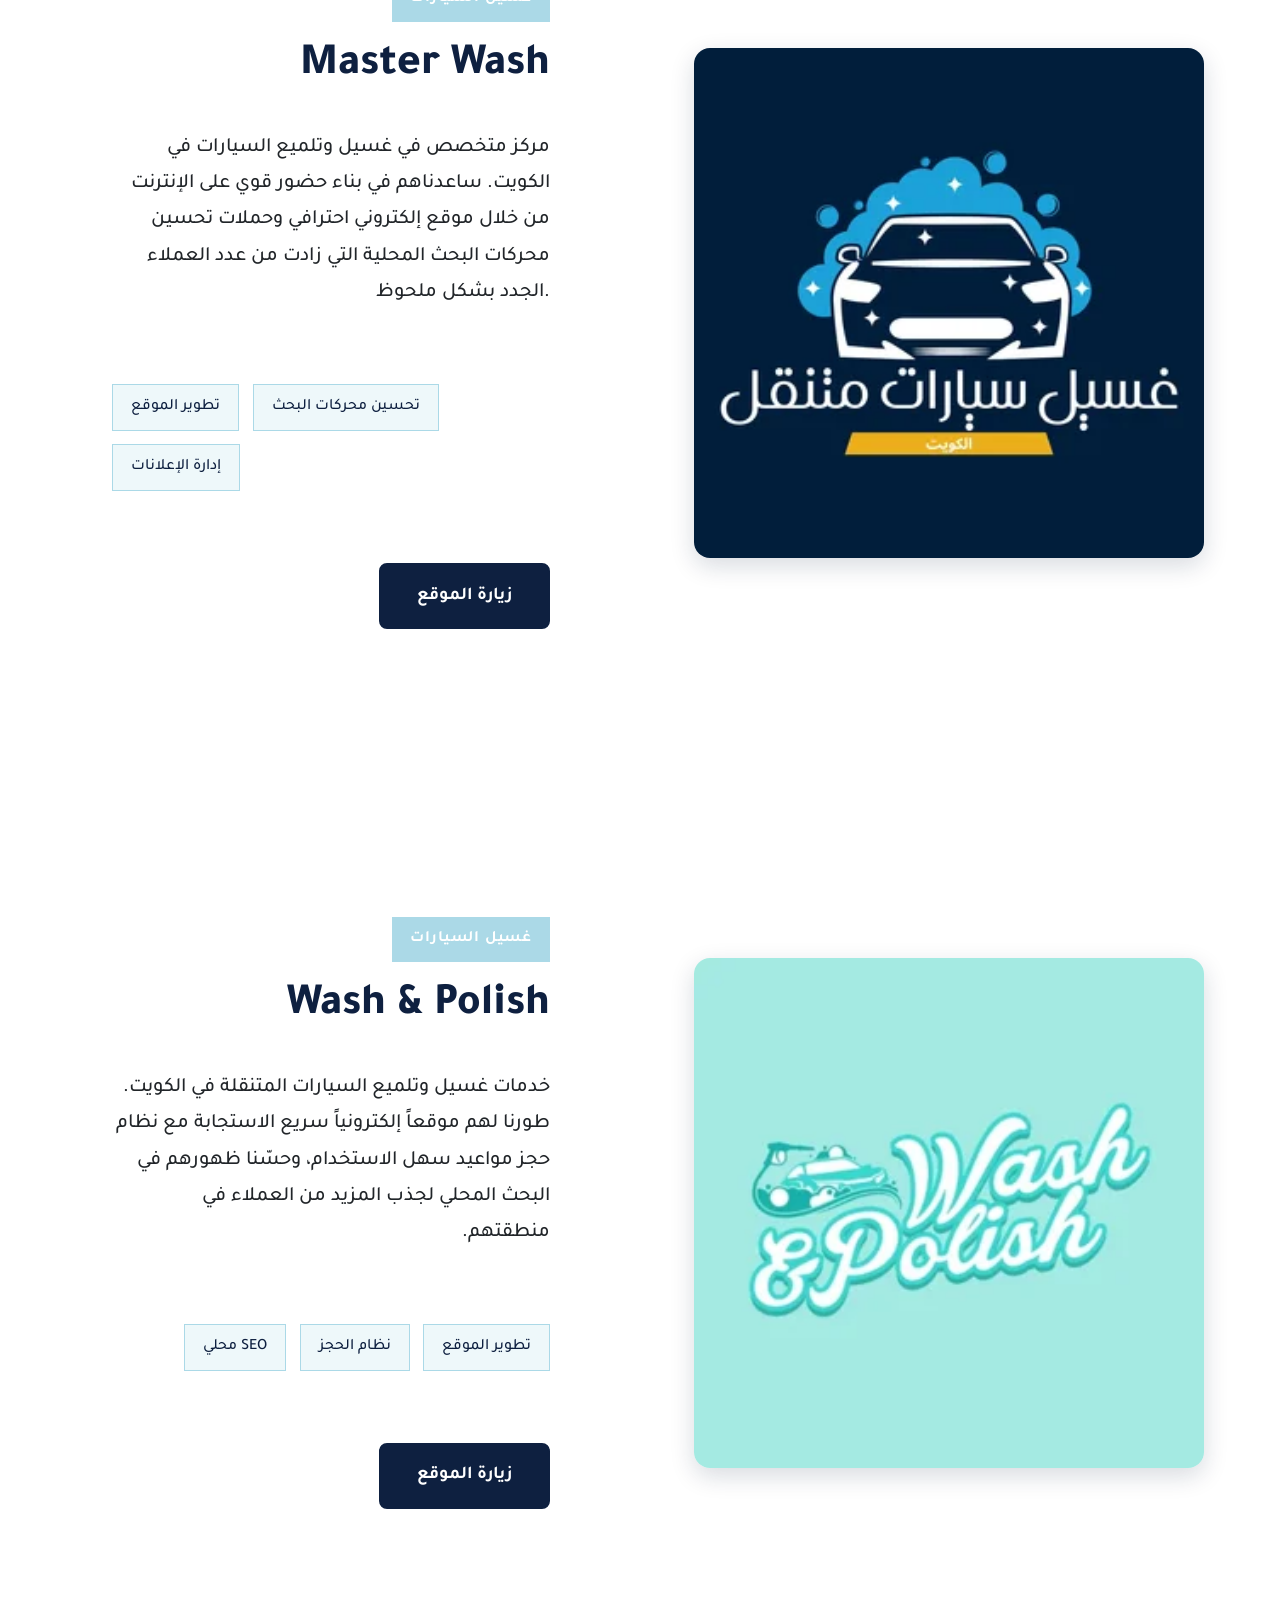
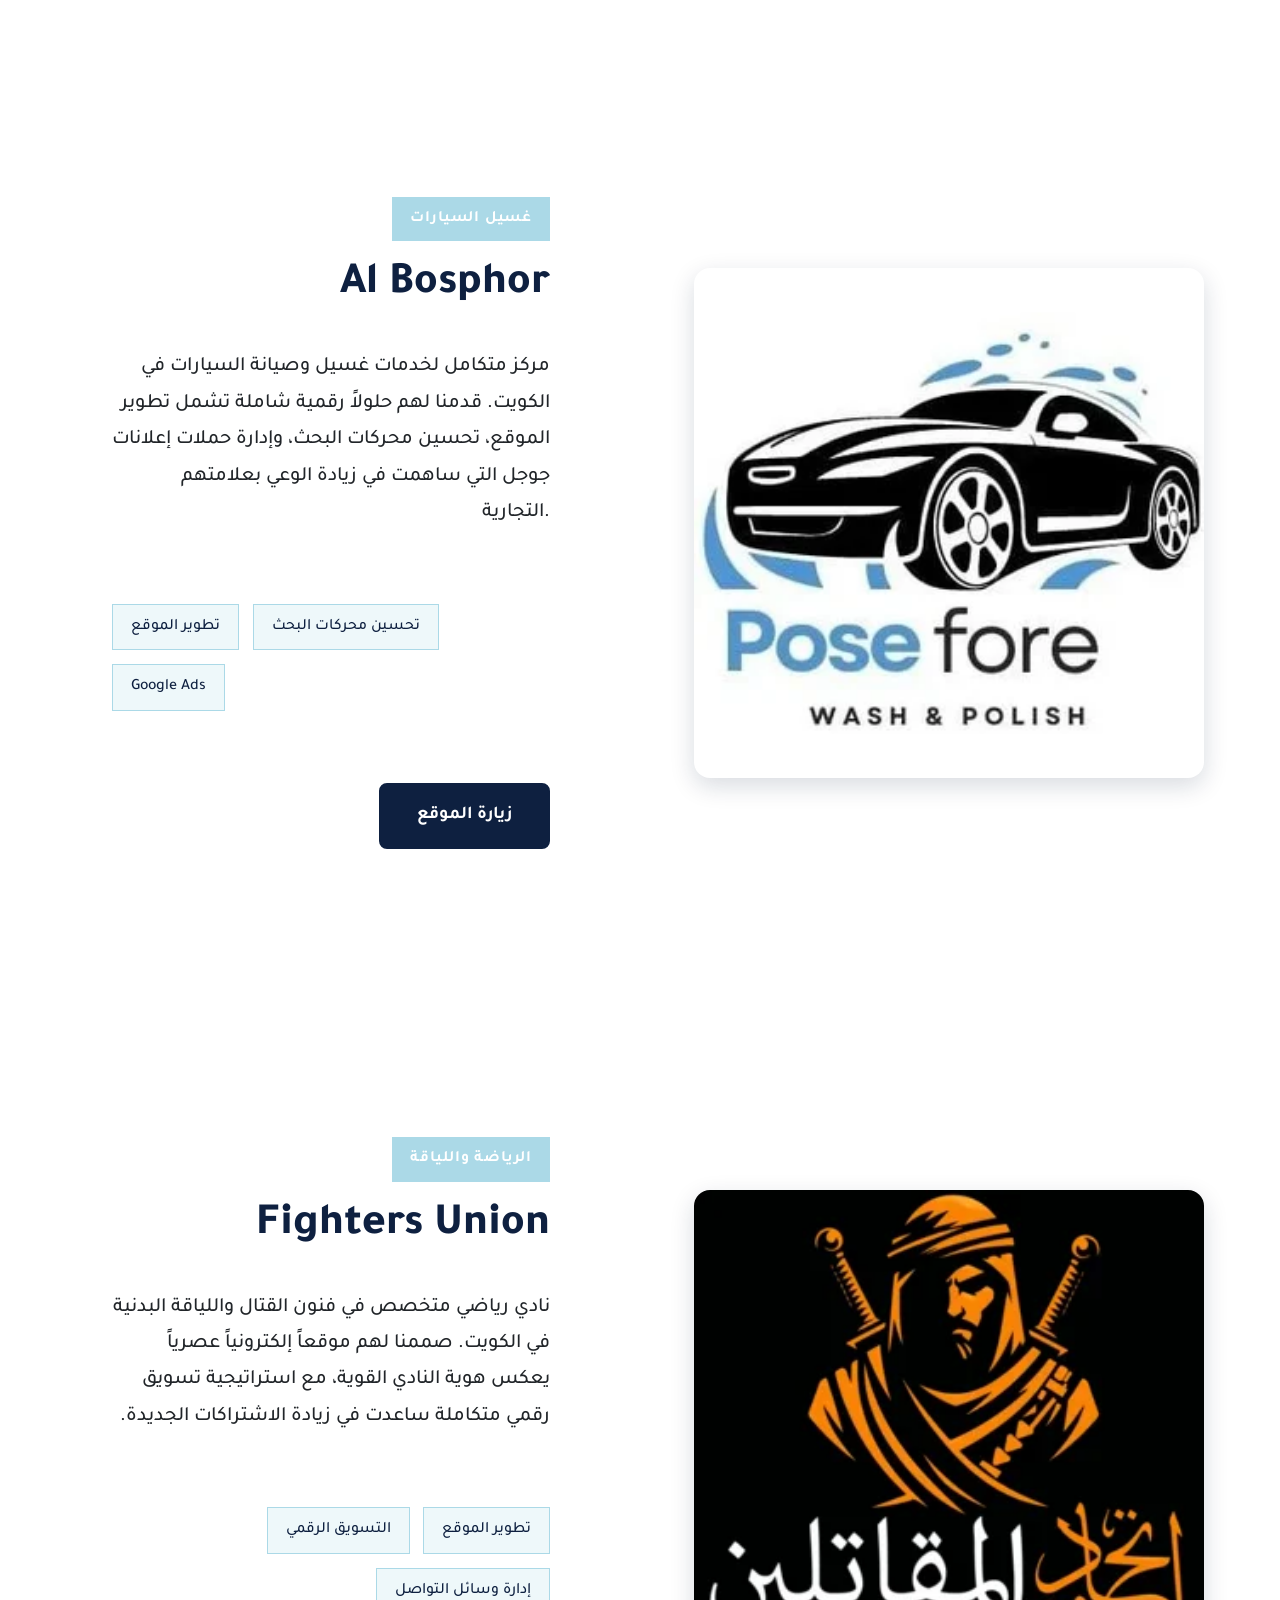
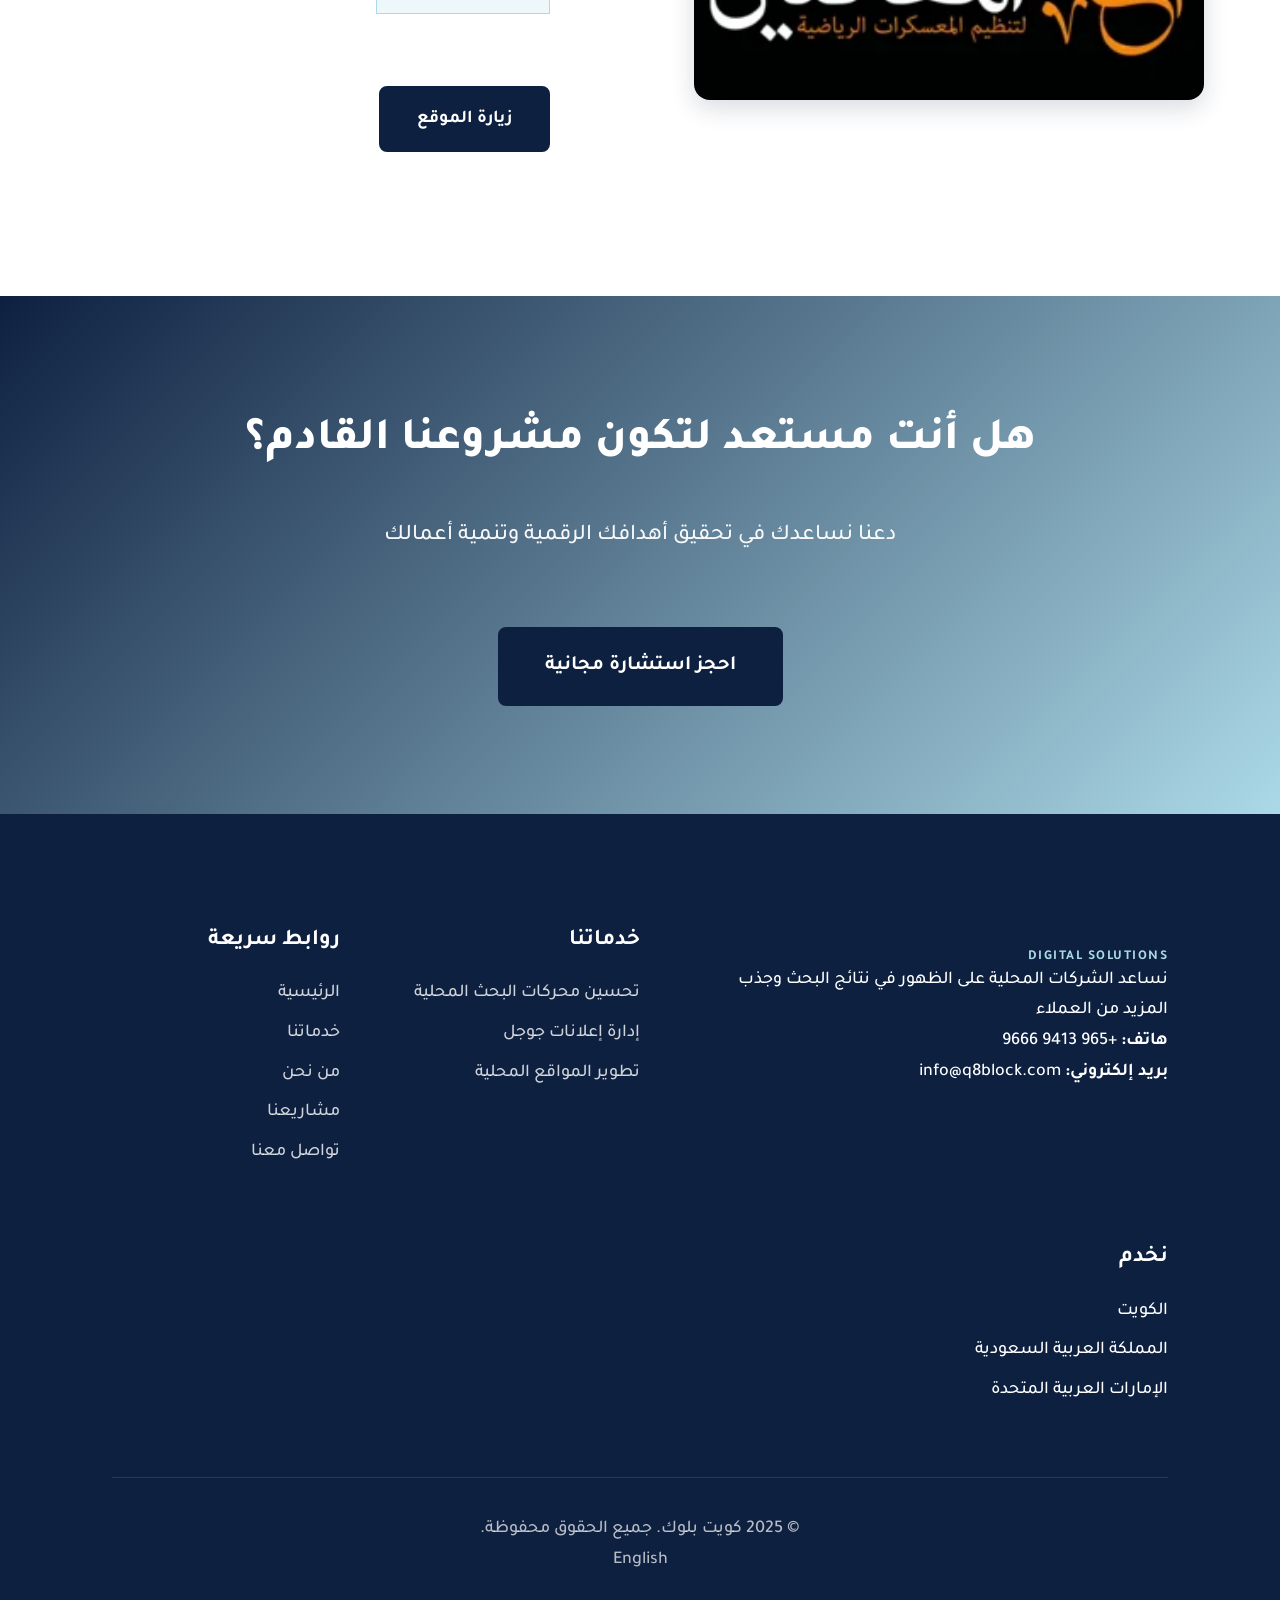
<file: projects.html>
<!DOCTYPE html>
<html lang="ar" dir="rtl">
<head>
    <meta charset="UTF-8">
    <meta name="viewport" content="width=device-width, initial-scale=1.0">
    
    <!-- Primary Meta Tags -->
    <title>مشاريعنا | كويت بلوك - نماذج أعمالنا في تحسين محركات البحث</title>
    <meta name="title" content="مشاريعنا | كويت بلوك - نماذج أعمالنا في تحسين محركات البحث">
    <meta name="description" content="اطلع على مشاريعنا الناجحة في تحسين محركات البحث وتطوير المواقع للشركات المحلية في الكويت والخليج.">
    <meta name="keywords" content="مشاريع SEO, نماذج أعمال, مواقع محلية, تحسين محركات البحث الكويت">
    
    <!-- Open Graph / Facebook -->
    <meta property="og:type" content="website">
    <meta property="og:url" content="https://q8block.com/projects">
    <meta property="og:title" content="مشاريعنا | كويت بلوك">
    <meta property="og:description" content="اطلع على مشاريعنا الناجحة في تحسين محركات البحث وتطوير المواقع">
    <meta property="og:image" content="https://q8block.com/assets/images/logo.png">
    <meta property="og:locale" content="ar_KW">
    <meta property="og:locale:alternate" content="en_US">
    
    <!-- Twitter -->
    <meta property="twitter:card" content="summary_large_image">
    <meta property="twitter:url" content="https://q8block.com/projects">
    <meta property="twitter:title" content="مشاريعنا | كويت بلوك">
    <meta property="twitter:description" content="اطلع على مشاريعنا الناجحة في تحسين محركات البحث وتطوير المواقع">
    <meta property="twitter:image" content="https://q8block.com/assets/images/logo.png">
    
    <!-- Canonical & Alternate -->
    <link rel="canonical" href="https://q8block.com/projects">
    <link rel="alternate" hreflang="ar" href="https://q8block.com/projects">
    <link rel="alternate" hreflang="en" href="https://q8block.com/en/projects">
    <link rel="alternate" hreflang="x-default" href="https://q8block.com/projects">
    
    <!-- Favicon Set -->
    <link rel="icon" type="image/x-icon" href="/favicon.ico">
    <link rel="apple-touch-icon" sizes="180x180" href="/apple-touch-icon.png">
    <link rel="icon" type="image/png" sizes="192x192" href="/android-chrome-192x192.png">
    <link rel="icon" type="image/png" sizes="512x512" href="/android-chrome-512x512.png">
    
    <!-- Preload Critical Resources -->
    <link rel="preload" href="/assets/css/styles.min.css" as="style">
    <link rel="preload" href="/assets/js/main.min.js" as="script">
    
    <!-- Preconnect to Google Fonts -->
    <link rel="preconnect" href="https://fonts.googleapis.com">
    <link rel="preconnect" href="https://fonts.gstatic.com" crossorigin>
    <link href="https://fonts.googleapis.com/css2?family=Tajawal:wght@300;400;500;600;700;800&display=swap" rel="stylesheet">
    
    <!-- Stylesheet -->
    <link rel="stylesheet" href="/assets/css/styles.css">
    
    <!-- Schema.org Structured Data -->
    <script type="application/ld+json">
    {
      "@context": "https://schema.org",
      "@type": "CollectionPage",
      "name": "مشاريعنا",
      "description": "نماذج أعمالنا في تحسين محركات البحث وتطوير المواقع للشركات المحلية",
      "url": "https://q8block.com/projects",
      "inLanguage": "ar",
      "isPartOf": {
        "@type": "WebSite",
        "name": "كويت بلوك",
        "url": "https://q8block.com"
      }
    }
    </script>
</head>
<body>
    <!-- Header -->
    <header class="header">
        <nav class="nav container">
            <div class="nav-brand">
                <a href="/" class="brand-link">
                    <div class="brand-text">
                        <span class="brand-name">Q8BLOCK</span>
                        <span class="brand-tagline">DIGITAL SOLUTIONS</span>
                    </div>
                </a>
            </div>
            <div class="nav-links">
                <a href="/services/" class="nav-link">خدماتنا</a>
                <a href="/about" class="nav-link">من نحن</a>
                <a href="/contact" class="nav-link">تواصل معنا</a>
                <a href="/en/projects" class="nav-link lang-switch">English</a>
            </div>
            <div class="nav-cta">
                <a href="/contact?service=main" class="btn btn-primary">احجز استشارة مجانية</a>
            </div>
            <button class="mobile-menu-toggle" aria-label="فتح القائمة">
                <span></span>
                <span></span>
                <span></span>
            </button>
        </nav>
    </header>

    <!-- Page Hero -->
    <section class="page-hero">
        <div class="container">
            <h1 class="page-hero-title">مشاريعنا</h1>
            <p class="page-hero-description">نفخر بشراكتنا مع الشركات المحلية الرائدة في الكويت والخليج</p>
        </div>
    </section>

    <!-- Project 1: Clean Al Kuwait -->
    <section class="project-showcase">
        <div class="container">
            <div class="project-content">
                <div class="project-image">
                    <img src="assets/images/portfolio/clean-al-kuwait.webp" alt="Clean Al Kuwait" loading="lazy">
                </div>
                <div class="project-details">
                    <span class="project-category">خدمات التنظيف</span>
                    <h2 class="project-title">Clean Al Kuwait</h2>
                    <p class="project-description">
                        شركة رائدة في خدمات التنظيف المنزلي والتجاري في الكويت. قمنا بتطوير موقع إلكتروني حديث وتحسين ظهورهم في محركات البحث المحلية، مما ساعدهم على الوصول إلى المزيد من العملاء وتنمية أعمالهم.
                    </p>
                    <div class="project-services">
                        <span class="project-service-tag">تطوير الموقع</span>
                        <span class="project-service-tag">تحسين محركات البحث</span>
                        <span class="project-service-tag">Google My Business</span>
                    </div>
                    <a href="https://kwtclean.com" target="_blank" rel="nofollow" class="btn btn-primary">زيارة الموقع</a>
                </div>
            </div>
        </div>
    </section>

    <!-- Project 2: Master Wash -->
    <section class="project-showcase project-showcase-reverse">
        <div class="container">
            <div class="project-content">
                <div class="project-details">
                    <span class="project-category">غسيل السيارات</span>
                    <h2 class="project-title">Master Wash</h2>
                    <p class="project-description">
                        مركز متخصص في غسيل وتلميع السيارات في الكويت. ساعدناهم في بناء حضور قوي على الإنترنت من خلال موقع إلكتروني احترافي وحملات تحسين محركات البحث المحلية التي زادت من عدد العملاء الجدد بشكل ملحوظ.
                    </p>
                    <div class="project-services">
                        <span class="project-service-tag">تطوير الموقع</span>
                        <span class="project-service-tag">تحسين محركات البحث</span>
                        <span class="project-service-tag">إدارة الإعلانات</span>
                    </div>
                    <a href="https://carwashkw.com" target="_blank" rel="nofollow" class="btn btn-primary">زيارة الموقع</a>
                </div>
                <div class="project-image">
                    <img src="assets/images/portfolio/master-wash.webp" alt="Master Wash" loading="lazy">
                </div>
            </div>
        </div>
    </section>

    <!-- Project 3: Wash & Polish -->
    <section class="project-showcase">
        <div class="container">
            <div class="project-content">
                <div class="project-image">
                    <img src="assets/images/portfolio/wash-polish.webp" alt="Wash & Polish" loading="lazy">
                </div>
                <div class="project-details">
                    <span class="project-category">غسيل السيارات</span>
                    <h2 class="project-title">Wash & Polish</h2>
                    <p class="project-description">
                        خدمات غسيل وتلميع السيارات المتنقلة في الكويت. طورنا لهم موقعاً إلكترونياً سريع الاستجابة مع نظام حجز مواعيد سهل الاستخدام، وحسّنا ظهورهم في البحث المحلي لجذب المزيد من العملاء في منطقتهم.
                    </p>
                    <div class="project-services">
                        <span class="project-service-tag">تطوير الموقع</span>
                        <span class="project-service-tag">نظام الحجز</span>
                        <span class="project-service-tag">SEO محلي</span>
                    </div>
                    <a href="https://kwcarwash.com" target="_blank" rel="nofollow" class="btn btn-primary">زيارة الموقع</a>
                </div>
            </div>
        </div>
    </section>

    <!-- Project 4: Al Bosphor -->
    <section class="project-showcase project-showcase-reverse">
        <div class="container">
            <div class="project-content">
                <div class="project-details">
                    <span class="project-category">غسيل السيارات</span>
                    <h2 class="project-title">Al Bosphor</h2>
                    <p class="project-description">
                        مركز متكامل لخدمات غسيل وصيانة السيارات في الكويت. قدمنا لهم حلولاً رقمية شاملة تشمل تطوير الموقع، تحسين محركات البحث، وإدارة حملات إعلانات جوجل التي ساهمت في زيادة الوعي بعلامتهم التجارية.
                    </p>
                    <div class="project-services">
                        <span class="project-service-tag">تطوير الموقع</span>
                        <span class="project-service-tag">تحسين محركات البحث</span>
                        <span class="project-service-tag">Google Ads</span>
                    </div>
                    <a href="https://q8carwash.com" target="_blank" rel="nofollow" class="btn btn-primary">زيارة الموقع</a>
                </div>
                <div class="project-image">
                    <img src="assets/images/portfolio/al-bosphor.webp" alt="Al Bosphor" loading="lazy">
                </div>
            </div>
        </div>
    </section>

    <!-- Project 5: Fighters Union -->
    <section class="project-showcase">
        <div class="container">
            <div class="project-content">
                <div class="project-image">
                    <img src="assets/images/portfolio/fighters-union.webp" alt="Fighters Union" loading="lazy">
                </div>
                <div class="project-details">
                    <span class="project-category">الرياضة واللياقة</span>
                    <h2 class="project-title">Fighters Union</h2>
                    <p class="project-description">
                        نادي رياضي متخصص في فنون القتال واللياقة البدنية في الكويت. صممنا لهم موقعاً إلكترونياً عصرياً يعكس هوية النادي القوية، مع استراتيجية تسويق رقمي متكاملة ساعدت في زيادة الاشتراكات الجديدة.
                    </p>
                    <div class="project-services">
                        <span class="project-service-tag">تطوير الموقع</span>
                        <span class="project-service-tag">التسويق الرقمي</span>
                        <span class="project-service-tag">إدارة وسائل التواصل</span>
                    </div>
                    <a href="https://fightersunionkw.com/" target="_blank" rel="nofollow" class="btn btn-primary">زيارة الموقع</a>
                </div>
            </div>
        </div>
    </section>

    <!-- CTA Section -->
    <section class="cta-section">
        <div class="container">
            <h2 class="cta-title">هل أنت مستعد لتكون مشروعنا القادم؟</h2>
            <p class="cta-description">دعنا نساعدك في تحقيق أهدافك الرقمية وتنمية أعمالك</p>
            <a href="/contact" class="btn btn-primary btn-large">احجز استشارة مجانية</a>
        </div>
    </section>

    <!-- Footer -->
    <footer class="footer">
        <div class="container">
            <div class="footer-grid">
                <div class="footer-column">
                    <div class="footer-brand">
                        <div class="brand-text">
                            <span class="brand-name">Q8BLOCK</span>
                            <span class="brand-tagline">DIGITAL SOLUTIONS</span>
                        </div>
                    </div>
                    <p class="footer-description">نساعد الشركات المحلية على الظهور في نتائج البحث وجذب المزيد من العملاء</p>
                    <div class="footer-contact">
                        <p><strong>هاتف:</strong> <a href="tel:+96594139666">+965 9413 9666</a></p>
                        <p><strong>بريد إلكتروني:</strong> <a href="mailto:info@q8block.com">info@q8block.com</a></p>
                    </div>
                </div>
                <div class="footer-column">
                    <h3 class="footer-title">خدماتنا</h3>
                    <ul class="footer-list">
                        <li><a href="/services/local-seo">تحسين محركات البحث المحلية</a></li>
                        <li><a href="/services/google-ads">إدارة إعلانات جوجل</a></li>
                        <li><a href="/services/local-website-development">تطوير المواقع المحلية</a></li>
                    </ul>
                </div>
                <div class="footer-column">
                    <h3 class="footer-title">روابط سريعة</h3>
                    <ul class="footer-list">
                        <li><a href="/">الرئيسية</a></li>
                        <li><a href="/services/">خدماتنا</a></li>
                        <li><a href="/about">من نحن</a></li>
                        <li><a href="/projects">مشاريعنا</a></li>
                        <li><a href="/contact">تواصل معنا</a></li>
                    </ul>
                </div>
                <div class="footer-column">
                    <h3 class="footer-title">نخدم</h3>
                    <ul class="footer-list">
                        <li>الكويت</li>
                        <li>المملكة العربية السعودية</li>
                        <li>الإمارات العربية المتحدة</li>
                    </ul>
                </div>
            </div>
            <div class="footer-bottom">
                <p class="footer-copyright">&copy; 2025 كويت بلوك. جميع الحقوق محفوظة.</p>
                <div class="footer-links">
                    <a href="/en/projects" class="footer-link">English</a>
                </div>
            </div>
        </div>
    </footer>

    <!-- JavaScript -->
    <script src="/assets/js/main.js"></script>
</body>
</html>
</file>
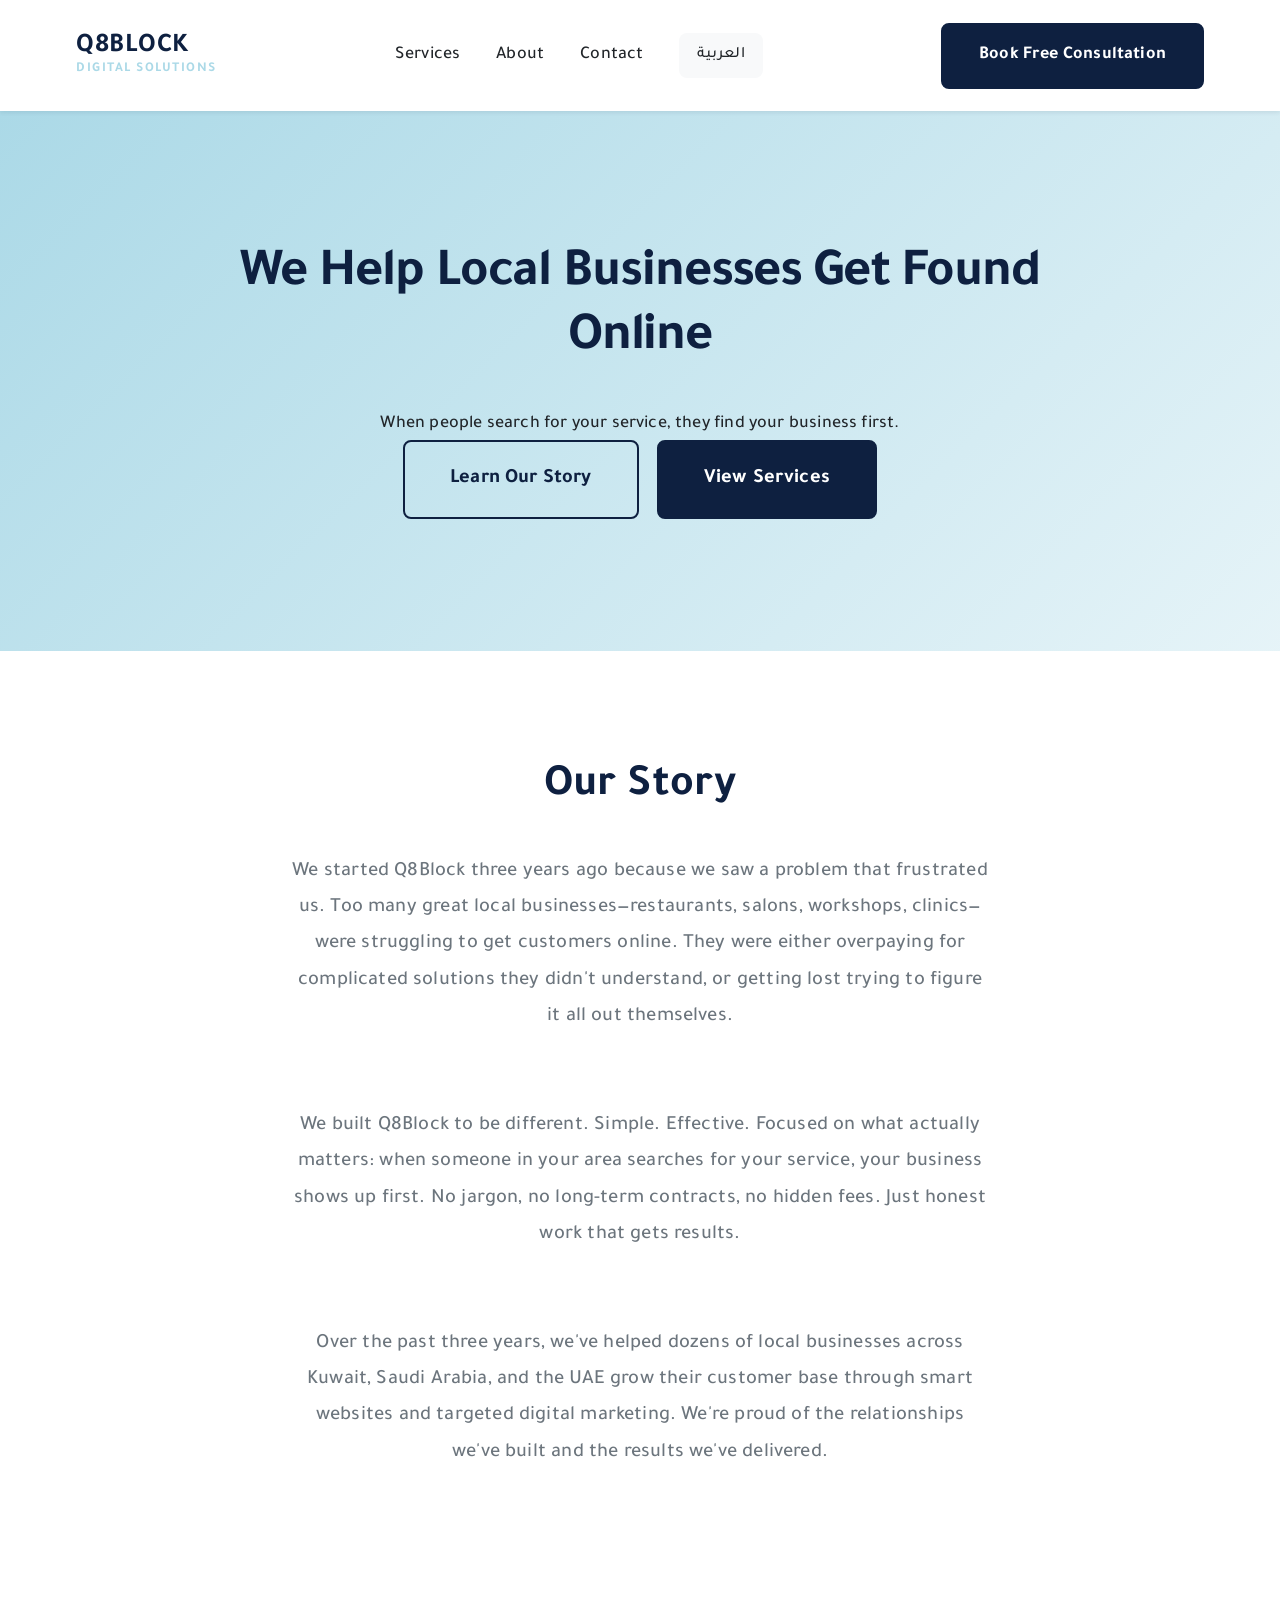
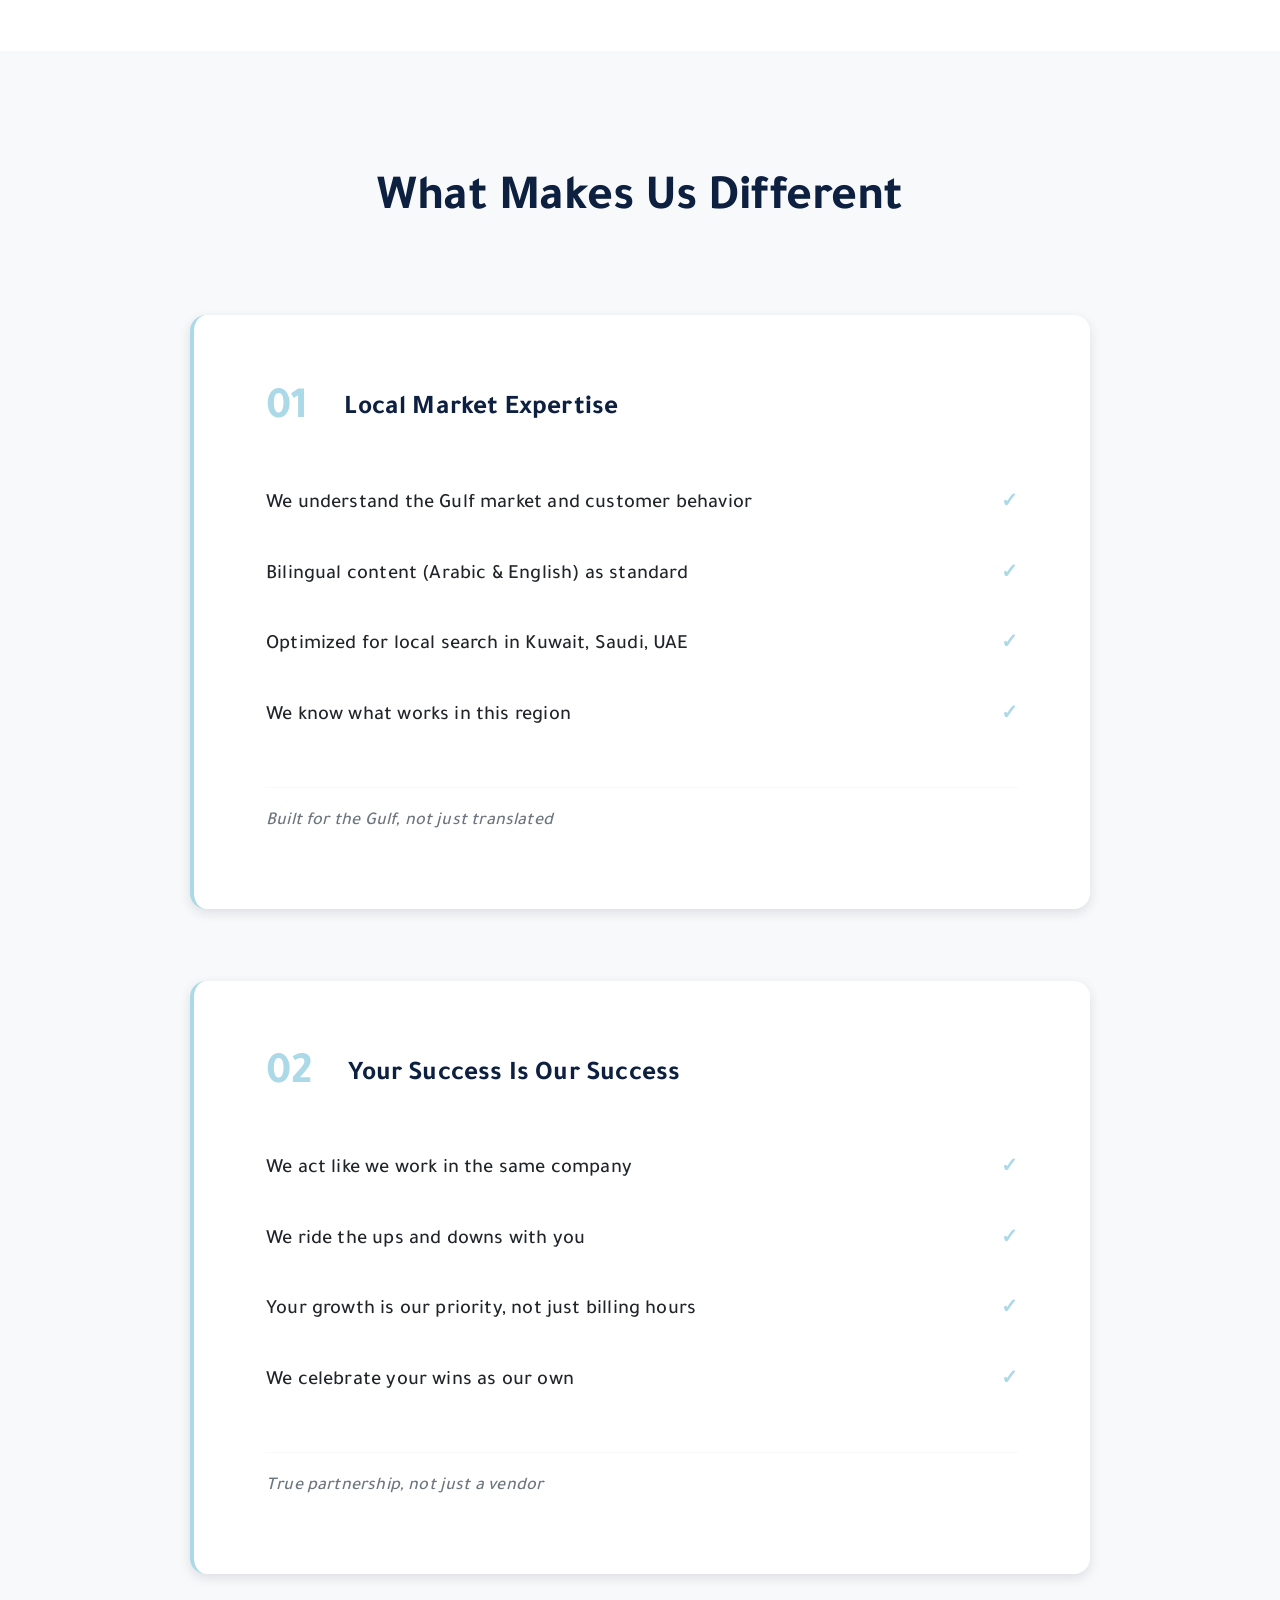
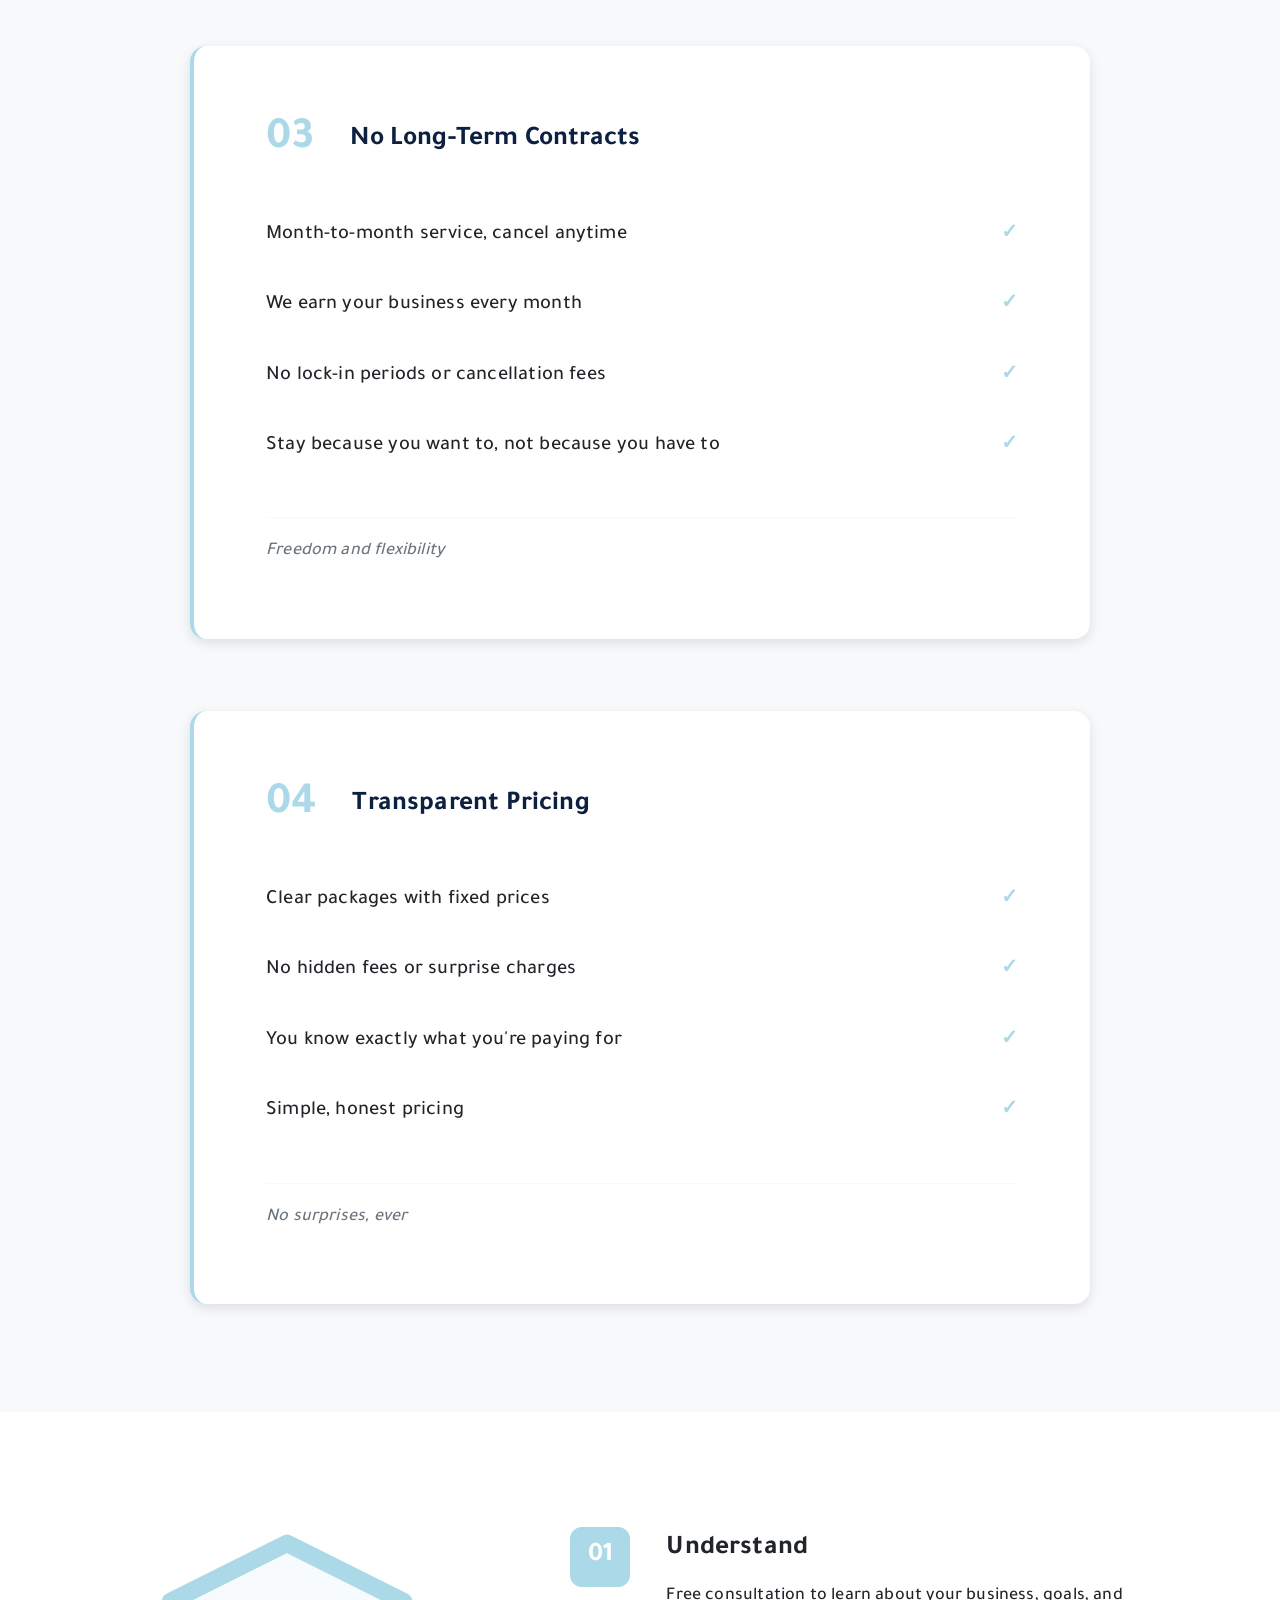
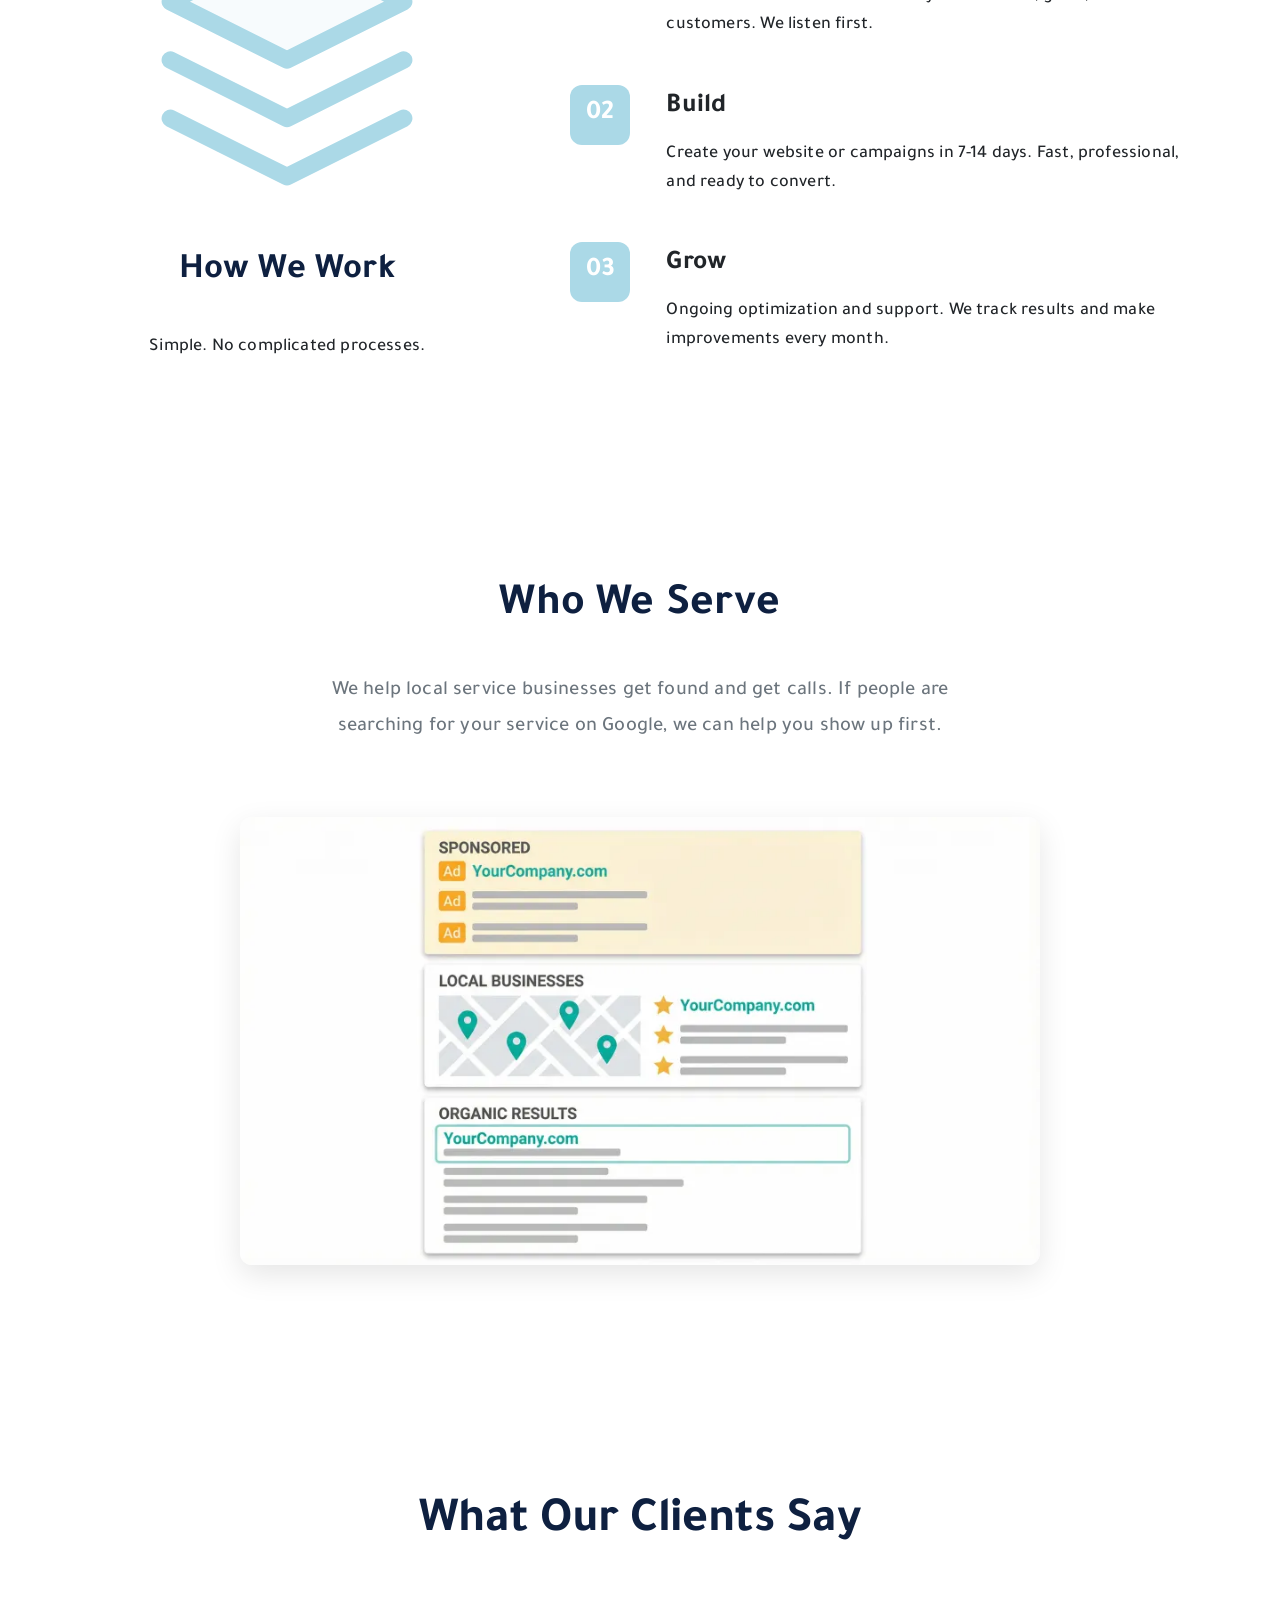
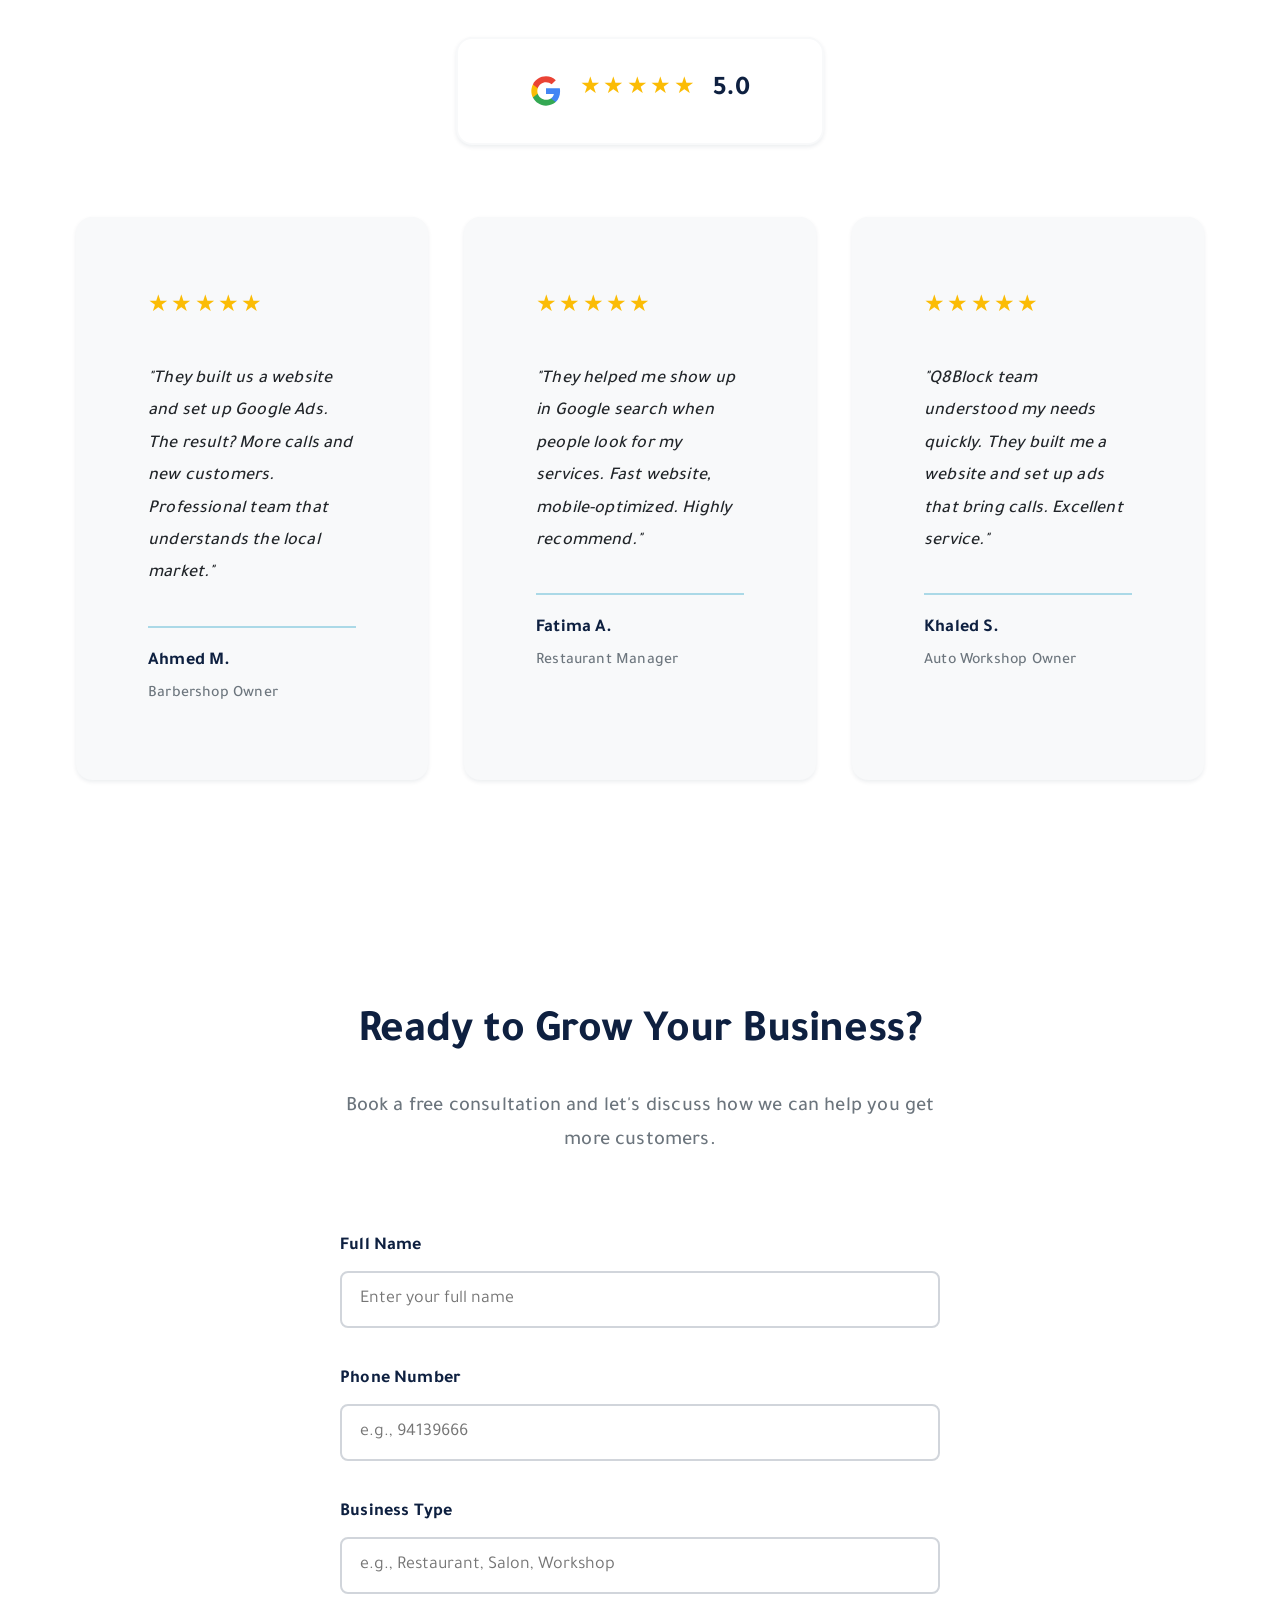
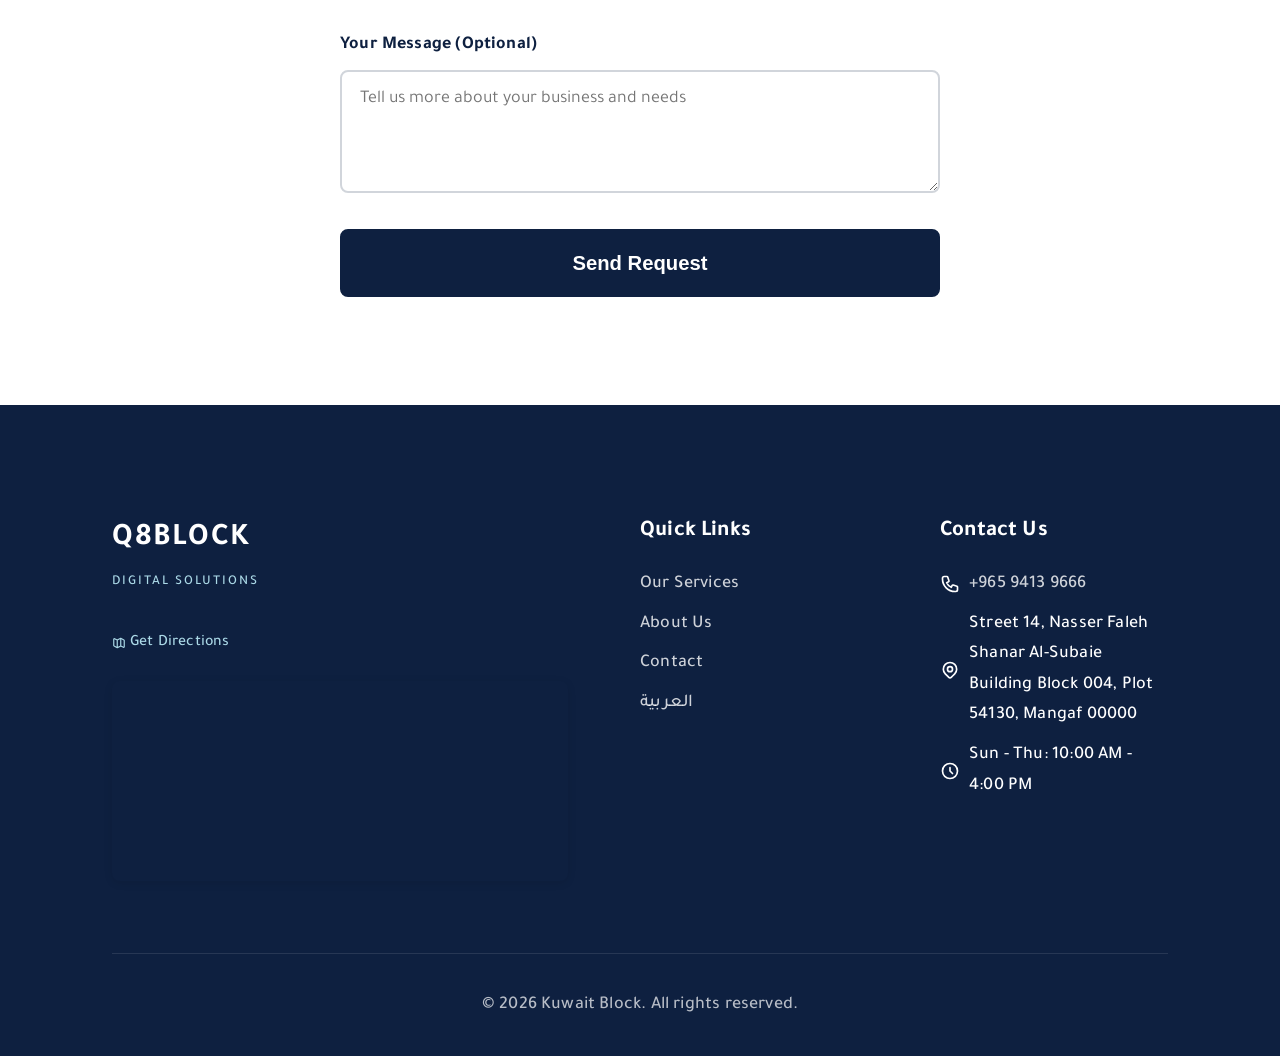
<file: en/about.html>
<!DOCTYPE html>
<html lang="en" dir="ltr">
<head>
    <meta charset="UTF-8">
    <meta name="viewport" content="width=device-width, initial-scale=1.0">
    
    <!-- Primary Meta Tags -->
    <title>About Us - Local SEO & Web Development Experts | Q8Block</title>
    <meta name="title" content="About Us - Local SEO & Web Development Experts | Q8Block">
    <meta name="description" content="Q8Block helps local businesses in Kuwait, Saudi Arabia, and UAE get found online. 3 years of experience building websites and managing digital marketing that drives real results.">
    <meta name="keywords" content="about Q8Block, digital marketing Kuwait, web development Gulf, local SEO experts">
    
    <!-- Open Graph -->
    <meta property="og:type" content="website">
    <meta property="og:url" content="https://q8block.com/en/about">
    <meta property="og:title" content="About Us - Local SEO & Web Development Experts | Q8Block">
    <meta property="og:description" content="Q8Block helps local businesses in Kuwait, Saudi Arabia, and UAE get found online">
    
    <!-- Canonical & Alternate -->
    <link rel="canonical" href="https://q8block.com/en/about">
    <link rel="alternate" hreflang="en" href="https://q8block.com/en/about">
    <link rel="alternate" hreflang="ar" href="https://q8block.com/about">
    <link rel="alternate" hreflang="x-default" href="https://q8block.com/en/about">
    
    <!-- Fonts -->
    <link rel="preconnect" href="https://fonts.googleapis.com">
    <link rel="preconnect" href="https://fonts.gstatic.com" crossorigin>
    <link href="https://fonts.googleapis.com/css2?family=Tajawal:wght@300;400;500;600;700;800&display=swap" rel="stylesheet">
    
    <!-- Stylesheet -->
    <link rel="stylesheet" href="/assets/css/styles-en.css">
    
    <!-- Organization Schema Markup -->
    <script type="application/ld+json">
    {
      "@context": "https://schema.org",
      "@type": "Organization",
      "name": "Q8Block",
      "url": "https://q8block.com",
      "logo": "https://q8block.com/assets/images/logo.png",
      "description": "Local SEO and web development agency serving businesses in Kuwait, Saudi Arabia, and UAE",
      "foundingDate": "2022",
      "areaServed": [
        {"@type": "Country", "name": "Kuwait"},
        {"@type": "Country", "name": "Saudi Arabia"},
        {"@type": "Country", "name": "United Arab Emirates"}
      ],
      "address": {
        "@type": "PostalAddress",
        "streetAddress": "Street 14, Nasser Faleh Shanar Al-Subaie Building Block 004, Plot 54130",
        "addressLocality": "Mangaf",
        "postalCode": "00000",
        "addressCountry": "KW"
      },
      "telephone": "+96594139666",
      "email": "info@q8block.com"
    }
    </script>
</head>
<body>
    <!-- Header / Navigation -->
    <header class="header">
        <nav class="nav container">
            <div class="nav-brand">
                <a href="/en/" class="brand-link">
                    <div class="brand-text">
                        <span class="brand-name">Q8BLOCK</span>
                        <span class="brand-tagline">DIGITAL SOLUTIONS</span>
                    </div>
                </a>
            </div>
            <div class="nav-links">
                <a href="/en/services/" class="nav-link">Services</a>
                <a href="/en/about" class="nav-link active">About</a>
                <a href="/en/contact" class="nav-link">Contact</a>
                <a href="/about" class="nav-link lang-switch">العربية</a>
            </div>
            <div class="nav-cta">
                <a href="/en/contact" class="btn btn-primary">Book Free Consultation</a>
            </div>
            <button class="mobile-menu-toggle" aria-label="Open menu">
                <span></span>
                <span></span>
                <span></span>
            </button>
        </nav>
    </header>

    <!-- Hero Section -->
    <section class="hero" style="min-height: 60vh; padding: 6rem 0;">
        <div class="container">
            <div class="hero-content">
                <h1 class="hero-title">We Help Local Businesses Get Found Online</h1>
                <p class="hero-subtitle">When people search for your service, they find your business first.</p>
                <div class="hero-cta">
                    <a href="#our-story" class="btn btn-secondary btn-large">Learn Our Story</a>
                    <a href="/en/services/" class="btn btn-primary btn-large">View Services</a>
                </div>
            </div>
        </div>
    </section>

    <!-- Our Story Section -->
    <section class="value-section" id="our-story">
        <div class="container">
            <div class="value-content-centered">
                <h2 class="value-title-centered">Our Story</h2>
                <p class="value-description">
                    We started Q8Block three years ago because we saw a problem that frustrated us. Too many great local businesses—restaurants, salons, workshops, clinics—were struggling to get customers online. They were either overpaying for complicated solutions they didn't understand, or getting lost trying to figure it all out themselves.
                </p>
                <p class="value-description">
                    We built Q8Block to be different. Simple. Effective. Focused on what actually matters: when someone in your area searches for your service, your business shows up first. No jargon, no long-term contracts, no hidden fees. Just honest work that gets results.
                </p>
                <p class="value-description">
                    Over the past three years, we've helped dozens of local businesses across Kuwait, Saudi Arabia, and the UAE grow their customer base through smart websites and targeted digital marketing. We're proud of the relationships we've built and the results we've delivered.
                </p>
            </div>
        </div>
    </section>

    <!-- What Makes Us Different -->
    <section class="services-section">
        <div class="container">
            <div class="section-header">
                <h2 class="section-title">What Makes Us Different</h2>
            </div>
            <div class="services-detailed">
                <div class="service-detail-card fade-in-on-scroll">
                    <div class="service-detail-header">
                        <div class="service-detail-number">01</div>
                        <h3 class="service-detail-title">Local Market Expertise</h3>
                    </div>
                    <ul class="service-detail-list">
                        <li>We understand the Gulf market and customer behavior</li>
                        <li>Bilingual content (Arabic & English) as standard</li>
                        <li>Optimized for local search in Kuwait, Saudi, UAE</li>
                        <li>We know what works in this region</li>
                    </ul>
                    <p class="service-detail-summary">Built for the Gulf, not just translated</p>
                </div>

                <div class="service-detail-card fade-in-on-scroll">
                    <div class="service-detail-header">
                        <div class="service-detail-number">02</div>
                        <h3 class="service-detail-title">Your Success Is Our Success</h3>
                    </div>
                    <ul class="service-detail-list">
                        <li>We act like we work in the same company</li>
                        <li>We ride the ups and downs with you</li>
                        <li>Your growth is our priority, not just billing hours</li>
                        <li>We celebrate your wins as our own</li>
                    </ul>
                    <p class="service-detail-summary">True partnership, not just a vendor</p>
                </div>

                <div class="service-detail-card fade-in-on-scroll">
                    <div class="service-detail-header">
                        <div class="service-detail-number">03</div>
                        <h3 class="service-detail-title">No Long-Term Contracts</h3>
                    </div>
                    <ul class="service-detail-list">
                        <li>Month-to-month service, cancel anytime</li>
                        <li>We earn your business every month</li>
                        <li>No lock-in periods or cancellation fees</li>
                        <li>Stay because you want to, not because you have to</li>
                    </ul>
                    <p class="service-detail-summary">Freedom and flexibility</p>
                </div>

                <div class="service-detail-card fade-in-on-scroll">
                    <div class="service-detail-header">
                        <div class="service-detail-number">04</div>
                        <h3 class="service-detail-title">Transparent Pricing</h3>
                    </div>
                    <ul class="service-detail-list">
                        <li>Clear packages with fixed prices</li>
                        <li>No hidden fees or surprise charges</li>
                        <li>You know exactly what you're paying for</li>
                        <li>Simple, honest pricing</li>
                    </ul>
                    <p class="service-detail-summary">No surprises, ever</p>
                </div>
            </div>
        </div>
    </section>

    <!-- Our Approach -->
    <section class="value-section">
        <div class="container">
            <style>
                @media (max-width: 768px) {
                    .how-we-work-grid {
                        grid-template-columns: 1fr !important;
                        gap: 2rem !important;
                    }
                    .how-we-work-icon {
                        width: 180px !important;
                        height: 180px !important;
                    }
                    .how-we-work-title {
                        font-size: 1.5rem !important;
                    }
                }
            </style>
            <div class="how-we-work-grid" style="display: grid; grid-template-columns: 1fr 1.5fr; gap: 4rem; align-items: center;">
                <div style="text-align: center;">
                    <svg class="how-we-work-icon" width="280" height="280" viewBox="0 0 24 24" fill="none" xmlns="http://www.w3.org/2000/svg" style="color: var(--color-primary);">
                        <path d="M12 2L2 7L12 12L22 7L12 2Z" stroke="currentColor" stroke-width="1.5" stroke-linecap="round" stroke-linejoin="round" fill="var(--color-primary)" fill-opacity="0.1"/>
                        <path d="M2 17L12 22L22 17" stroke="currentColor" stroke-width="1.5" stroke-linecap="round" stroke-linejoin="round"/>
                        <path d="M2 12L12 17L22 12" stroke="currentColor" stroke-width="1.5" stroke-linecap="round" stroke-linejoin="round"/>
                    </svg>
                    <h2 class="value-title-centered how-we-work-title" style="margin-top: 2rem; font-size: 2rem;">How We Work</h2>
                    <p style="color: var(--color-text-secondary); margin-top: 1rem;">Simple. No complicated processes.</p>
                </div>
                <div>
                    <div style="display: flex; gap: 2rem; margin-bottom: 2.5rem; align-items: start;">
                        <div style="flex-shrink: 0; width: 60px; height: 60px; background: var(--color-primary); color: white; border-radius: 12px; display: flex; align-items: center; justify-content: center; font-size: 1.5rem; font-weight: 700;">01</div>
                        <div>
                            <h3 style="font-size: 1.5rem; font-weight: 600; margin-bottom: 0.5rem;">Understand</h3>
                            <p style="color: var(--color-text-secondary); line-height: 1.6;">Free consultation to learn about your business, goals, and customers. We listen first.</p>
                        </div>
                    </div>
                    <div style="display: flex; gap: 2rem; margin-bottom: 2.5rem; align-items: start;">
                        <div style="flex-shrink: 0; width: 60px; height: 60px; background: var(--color-primary); color: white; border-radius: 12px; display: flex; align-items: center; justify-content: center; font-size: 1.5rem; font-weight: 700;">02</div>
                        <div>
                            <h3 style="font-size: 1.5rem; font-weight: 600; margin-bottom: 0.5rem;">Build</h3>
                            <p style="color: var(--color-text-secondary); line-height: 1.6;">Create your website or campaigns in 7-14 days. Fast, professional, and ready to convert.</p>
                        </div>
                    </div>
                    <div style="display: flex; gap: 2rem; align-items: start;">
                        <div style="flex-shrink: 0; width: 60px; height: 60px; background: var(--color-primary); color: white; border-radius: 12px; display: flex; align-items: center; justify-content: center; font-size: 1.5rem; font-weight: 700;">03</div>
                        <div>
                            <h3 style="font-size: 1.5rem; font-weight: 600; margin-bottom: 0.5rem;">Grow</h3>
                            <p style="color: var(--color-text-secondary); line-height: 1.6;">Ongoing optimization and support. We track results and make improvements every month.</p>
                        </div>
                    </div>
                </div>
            </div>
        </div>
    </section>

    <!-- Who We Serve -->
    <section class="value-section" style="background: var(--color-bg-secondary);">
        <div class="container">
            <div class="value-content-centered">
                <h2 class="value-title-centered">Who We Serve</h2>
                <p class="value-description">
                    We help local service businesses get found and get calls. If people are searching for your service on Google, we can help you show up first.
                </p>
                <div style="margin-top: 3rem; text-align: center;">
                    <img src="/assets/images/who-we-serve-local-search.webp" alt="Local search results showing businesses" style="max-width: 900px; width: 100%; height: auto; border-radius: 12px; box-shadow: 0 10px 30px rgba(0,0,0,0.1);">
                </div>
            </div>
        </div>
    </section>

    <!-- Testimonials Section -->
    <section class="testimonials-section" id="testimonials">
        <div class="container">
            <div class="section-header">
                <h2 class="section-title">What Our Clients Say</h2>
            </div>
            
            <!-- Google Rating Badge -->
            <div class="google-rating-badge">
                <a href="https://share.google/sRLs90XWW1ewyhL3a" target="_blank" rel="noopener" class="google-rating-link">
                    <svg width="32" height="32" viewBox="0 0 24 24" fill="none" xmlns="http://www.w3.org/2000/svg" class="google-logo">
                        <path d="M22.56 12.25c0-.78-.07-1.53-.2-2.25H12v4.26h5.92c-.26 1.37-1.04 2.53-2.21 3.31v2.77h3.57c2.08-1.92 3.28-4.74 3.28-8.09z" fill="#4285F4"/>
                        <path d="M12 23c2.97 0 5.46-.98 7.28-2.66l-3.57-2.77c-.98.66-2.23 1.06-3.71 1.06-2.86 0-5.29-1.93-6.16-4.53H2.18v2.84C3.99 20.53 7.7 23 12 23z" fill="#34A853"/>
                        <path d="M5.84 14.09c-.22-.66-.35-1.36-.35-2.09s.13-1.43.35-2.09V7.07H2.18C1.43 8.55 1 10.22 1 12s.43 3.45 1.18 4.93l2.85-2.22.81-.62z" fill="#FBBC05"/>
                        <path d="M12 5.38c1.62 0 3.06.56 4.21 1.64l3.15-3.15C17.45 2.09 14.97 1 12 1 7.7 1 3.99 3.47 2.18 7.07l3.66 2.84c.87-2.6 3.3-4.53 6.16-4.53z" fill="#EA4335"/>
                    </svg>
                    <div class="google-stars">
                        <span>★</span><span>★</span><span>★</span><span>★</span><span>★</span>
                    </div>
                    <span class="rating-number">5.0</span>
                </a>
            </div>

            <!-- Testimonials Grid -->
            <div class="testimonials-grid">
                <div class="testimonial-card fade-in-on-scroll">
                    <div class="testimonial-stars">
                        <span>★</span><span>★</span><span>★</span><span>★</span><span>★</span>
                    </div>
                    <p class="testimonial-text">"They built us a website and set up Google Ads. The result? More calls and new customers. Professional team that understands the local market."</p>
                    <div class="testimonial-author">
                        <strong>Ahmed M.</strong>
                        <span>Barbershop Owner</span>
                    </div>
                </div>

                <div class="testimonial-card fade-in-on-scroll">
                    <div class="testimonial-stars">
                        <span>★</span><span>★</span><span>★</span><span>★</span><span>★</span>
                    </div>
                    <p class="testimonial-text">"They helped me show up in Google search when people look for my services. Fast website, mobile-optimized. Highly recommend."</p>
                    <div class="testimonial-author">
                        <strong>Fatima A.</strong>
                        <span>Restaurant Manager</span>
                    </div>
                </div>

                <div class="testimonial-card fade-in-on-scroll">
                    <div class="testimonial-stars">
                        <span>★</span><span>★</span><span>★</span><span>★</span><span>★</span>
                    </div>
                    <p class="testimonial-text">"Q8Block team understood my needs quickly. They built me a website and set up ads that bring calls. Excellent service."</p>
                    <div class="testimonial-author">
                        <strong>Khaled S.</strong>
                        <span>Auto Workshop Owner</span>
                    </div>
                </div>
            </div>
        </div>
    </section>

    <!-- Consultation Form Section -->
    <section class="consultation-section" id="consultation">
        <div class="container">
            <div class="consultation-content">
                <h2 class="consultation-title">Ready to Grow Your Business?</h2>
                <p class="consultation-description">Book a free consultation and let's discuss how we can help you get more customers.</p>
                <form class="consultation-form" id="consultationForm" action="https://formspree.io/f/xnnqgjnw" method="POST">
                    <div class="form-group">
                        <label for="name">Full Name</label>
                        <input type="text" id="name" name="name" required placeholder="Enter your full name">
                    </div>
                    <div class="form-group">
                        <label for="phone">Phone Number</label>
                        <input type="tel" id="phone" name="phone" required placeholder="e.g., 94139666">
                    </div>
                    <div class="form-group">
                        <label for="business">Business Type</label>
                        <input type="text" id="business" name="business" required placeholder="e.g., Restaurant, Salon, Workshop">
                    </div>
                    <div class="form-group">
                        <label for="message">Your Message (Optional)</label>
                        <textarea id="message" name="message" rows="4" placeholder="Tell us more about your business and needs"></textarea>
                    </div>
                    <button type="submit" class="btn btn-primary btn-large btn-block">Send Request</button>
                </form>
            </div>
        </div>
    </section>

    <!-- Footer -->
    <footer class="footer">
        <div class="container">
            <div class="footer-grid">
                <div class="footer-brand">
                    <div class="footer-brand-text">
                        <span class="footer-brand-name">Q8BLOCK</span>
                        <span class="footer-brand-subtitle">DIGITAL SOLUTIONS</span>
                    </div>
                    <a href="https://share.google/Hi6OENtATwRxOIzvb" target="_blank" rel="noopener noreferrer" class="footer-directions-link">
                        <svg viewBox="0 0 24 24" fill="none" xmlns="http://www.w3.org/2000/svg">
                            <path d="M9 20l-5.447-2.724A1 1 0 013 16.382V5.618a1 1 0 011.447-.894L9 7m0 13l6-3m-6 3V7m6 10l4.553 2.276A1 1 0 0021 18.382V7.618a1 1 0 00-.553-.894L15 4m0 13V4m0 0L9 7" stroke="currentColor" stroke-width="2" stroke-linecap="round" stroke-linejoin="round"/>
                        </svg>
                        Get Directions
                    </a>
                    <div class="map-container">
                        <iframe 
                            src="https://www.google.com/maps?q=%D8%B4%D8%B1%D9%83%D8%A9+%D9%83%D9%88%D9%8A%D8%AA+%D8%A8%D9%84%D9%88%D9%83,Mangaf,Kuwait&output=embed" 
                            width="100%" 
                            height="200" 
                            style="border:0;" 
                            allowfullscreen="" 
                            loading="lazy" 
                            referrerpolicy="no-referrer-when-downgrade">
                        </iframe>
                    </div>
                </div>
                <div class="footer-links">
                    <h4 class="footer-title">Quick Links</h4>
                    <ul class="footer-list">
                        <li><a href="/en/services/">Our Services</a></li>
                        <li><a href="/en/about">About Us</a></li>
                        <li><a href="/en/contact">Contact</a></li>
                        <li><a href="/about">العربية</a></li>
                    </ul>
                </div>
                <div class="footer-contact" id="contact">
                    <h4 class="footer-title">Contact Us</h4>
                    <ul class="footer-list">
                        <li>
                            <svg class="footer-icon" viewBox="0 0 24 24" fill="none" xmlns="http://www.w3.org/2000/svg">
                                <path d="M3 5C3 3.89543 3.89543 3 5 3H8.27924C8.70967 3 9.09181 3.27543 9.22792 3.68377L10.7257 8.17721C10.8831 8.64932 10.6694 9.16531 10.2243 9.38787L7.96701 10.5165C9.06925 12.9612 11.0388 14.9308 13.4835 16.033L14.6121 13.7757C14.8347 13.3306 15.3507 13.1169 15.8228 13.2743L20.3162 14.7721C20.7246 14.9082 21 15.2903 21 15.7208V19C21 20.1046 20.1046 21 19 21H18C9.71573 21 3 14.2843 3 6V5Z" stroke="currentColor" stroke-width="2" stroke-linecap="round" stroke-linejoin="round"/>
                            </svg>
                            <a href="tel:+96594139666">+965 9413 9666</a>
                        </li>
                        <li>
                            <svg class="footer-icon" viewBox="0 0 24 24" fill="none" xmlns="http://www.w3.org/2000/svg">
                                <path d="M17.6569 16.6569C16.7202 17.5935 14.7616 19.5521 13.4138 20.8999C12.6327 21.681 11.3677 21.6814 10.5866 20.9003C9.26234 19.576 7.34159 17.6553 6.34315 16.6569C3.21895 13.5327 3.21895 8.46734 6.34315 5.34315C9.46734 2.21895 14.5327 2.21895 17.6569 5.34315C20.781 8.46734 20.781 13.5327 17.6569 16.6569Z" stroke="currentColor" stroke-width="2" stroke-linecap="round" stroke-linejoin="round"/>
                                <path d="M15 11C15 12.6569 13.6569 14 12 14C10.3431 14 9 12.6569 9 11C9 9.34315 10.3431 8 12 8C13.6569 8 15 9.34315 15 11Z" stroke="currentColor" stroke-width="2" stroke-linecap="round" stroke-linejoin="round"/>
                            </svg>
                            <span>Street 14, Nasser Faleh Shanar Al-Subaie Building Block 004, Plot 54130, Mangaf 00000</span>
                        </li>
                        <li>
                            <svg class="footer-icon" viewBox="0 0 24 24" fill="none" xmlns="http://www.w3.org/2000/svg">
                                <path d="M12 8V12L15 15M21 12C21 16.9706 16.9706 21 12 21C7.02944 21 3 16.9706 3 12C3 7.02944 7.02944 3 12 3C16.9706 3 21 7.02944 21 12Z" stroke="currentColor" stroke-width="2" stroke-linecap="round" stroke-linejoin="round"/>
                            </svg>
                            <span>Sun - Thu: 10:00 AM - 4:00 PM</span>
                        </li>
                    </ul>

                </div>
            </div>
            <div class="footer-bottom">
                <p>&copy; 2026 Kuwait Block. All rights reserved.</p>
            </div>
        </div>
    </footer>

    <!-- JavaScript -->
    <script src="/assets/js/main.min.js"></script>
</body>
</html>
</file>
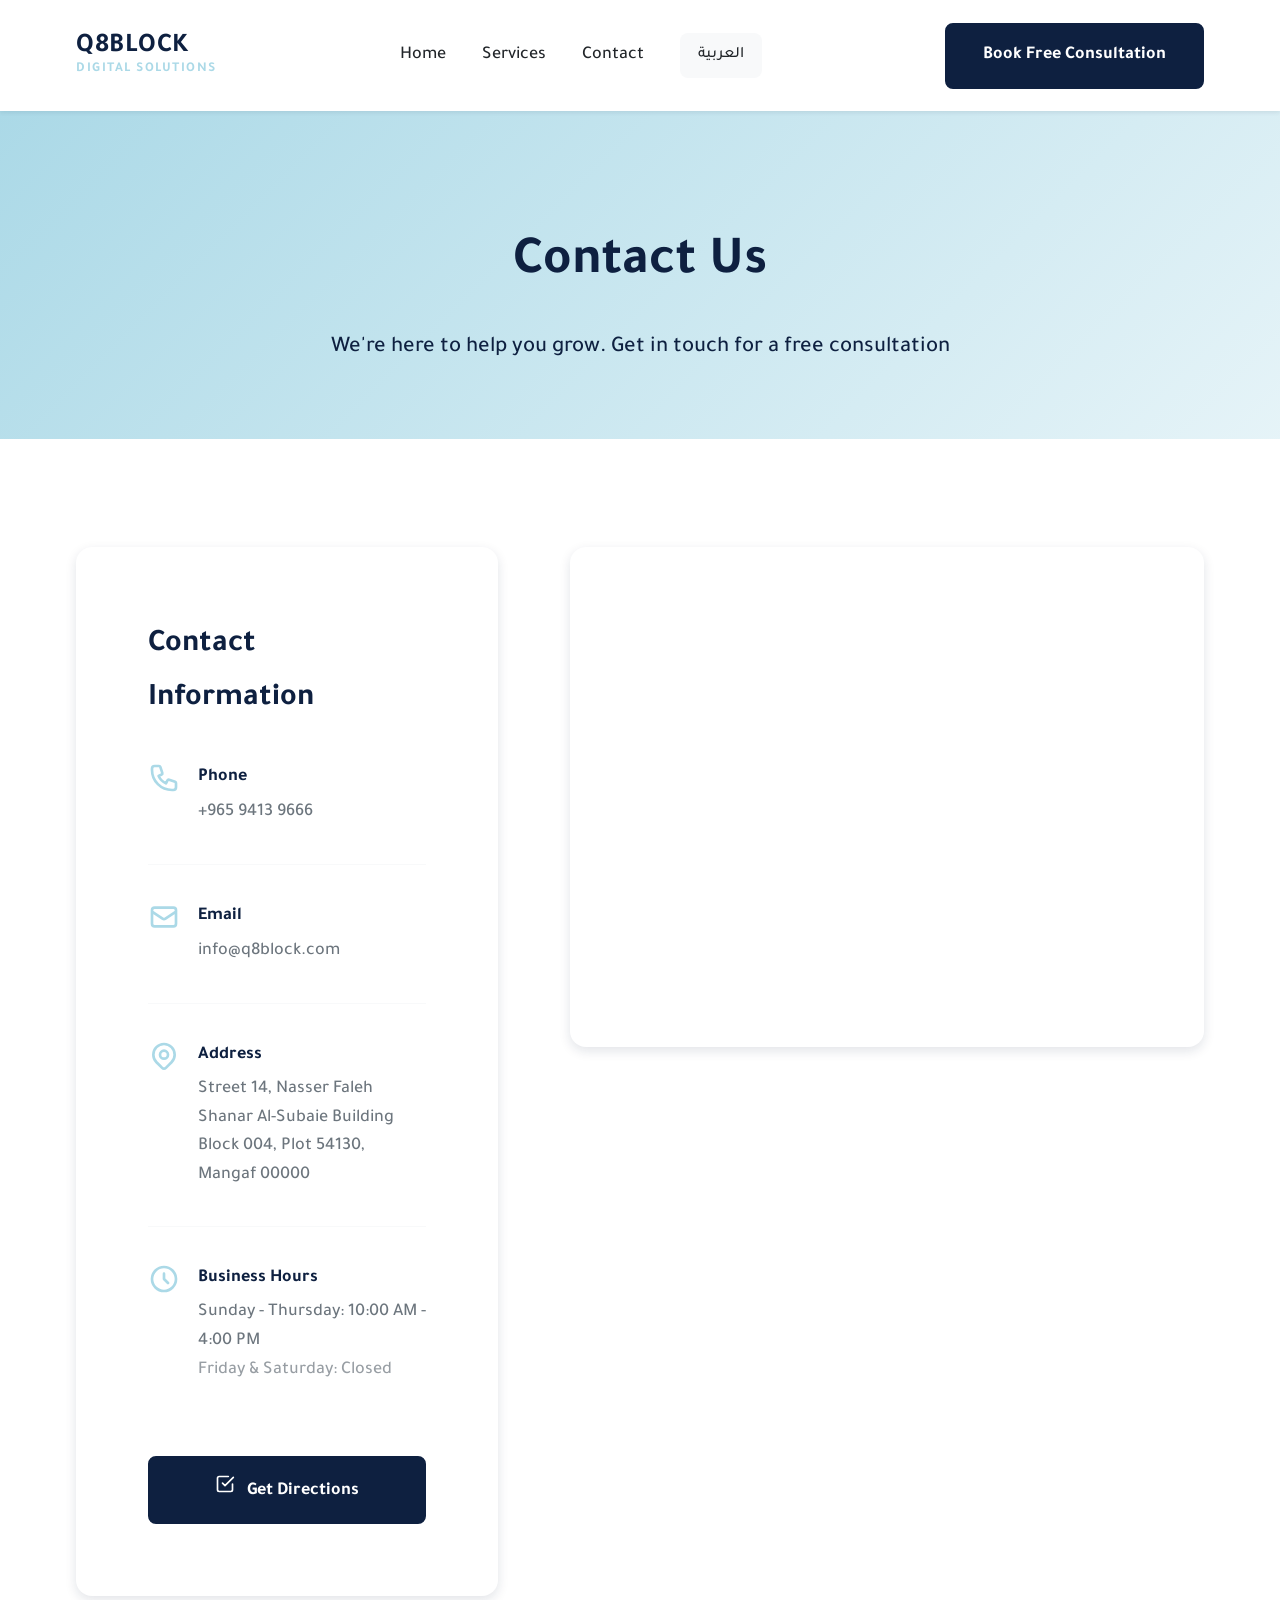
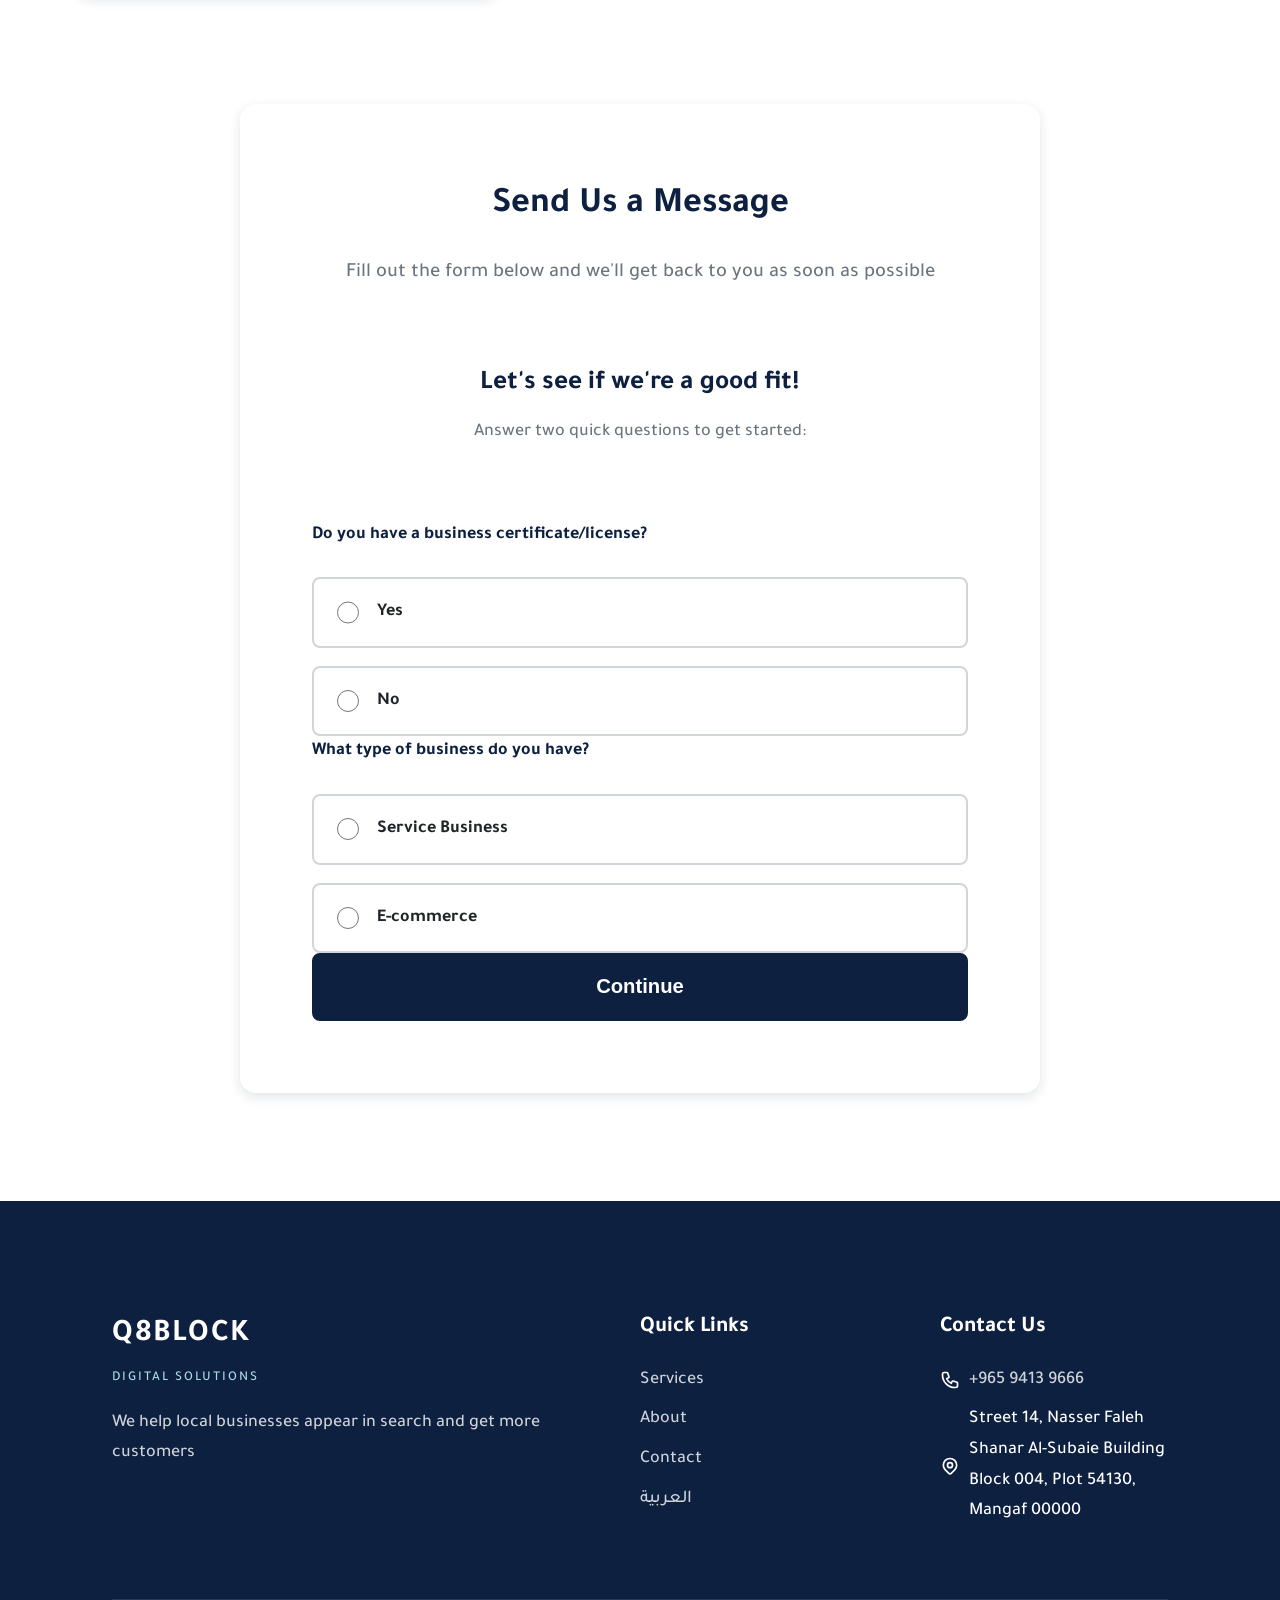
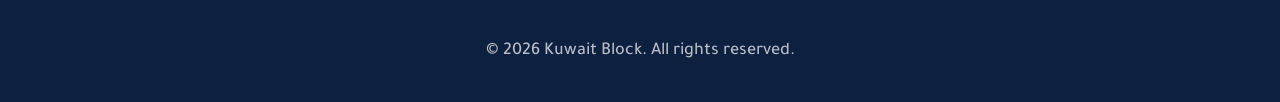
<file: en/contact.html>
<!DOCTYPE html>
<html lang="en" dir="ltr">
<head>
    <meta charset="UTF-8">
    <meta name="viewport" content="width=device-width, initial-scale=1.0">
    
    <!-- Primary Meta Tags -->
    <title>Contact Us | Q8Block - Local SEO Services</title>
    <meta name="title" content="Contact Us | Q8Block - Local SEO Services">
    <meta name="description" content="Contact Q8Block for a free consultation. Local SEO services, websites, and Google Ads management in Kuwait and the Gulf. Get in touch today!">
    
    <!-- Canonical & Alternate -->
    <link rel="canonical" href="https://q8block.com/en/contact">
    <link rel="alternate" hreflang="ar" href="https://q8block.com/contact">
    <link rel="alternate" hreflang="en" href="https://q8block.com/en/contact">
    <link rel="alternate" hreflang="x-default" href="https://q8block.com/contact">
    
    
    <!-- Favicon Set -->
    <link rel="icon" type="image/x-icon" href="/favicon.ico">
    <link rel="apple-touch-icon" sizes="180x180" href="/apple-touch-icon.png">
    <link rel="icon" type="image/png" sizes="192x192" href="/android-chrome-192x192.png">
    <link rel="icon" type="image/png" sizes="512x512" href="/android-chrome-512x512.png">
    
    <!-- Preload Critical Resources -->
    <link rel="preload" href="/assets/css/styles.min.css" as="style">
    <link rel="preload" href="/assets/js/main.min.js" as="script">
    
    <!-- Preconnect to Google Fonts -->
    <link rel="preconnect" href="https://fonts.googleapis.com">
    <link rel="preconnect" href="https://fonts.gstatic.com" crossorigin>
    <link href="https://fonts.googleapis.com/css2?family=Tajawal:wght@300;400;500;600;700;800&display=swap" rel="stylesheet">
    
    <!-- Stylesheet -->
    <link rel="stylesheet" href="/assets/css/styles.css">
</head>
<body>
    <!-- Header -->
    <header class="header">
        <nav class="nav container">
            <div class="nav-brand">
                <a href="/en/" class="brand-link">
                    <div class="brand-text">
                        <div class="brand-name">Q8BLOCK</div>
                        <div class="brand-tagline">DIGITAL SOLUTIONS</div>
                    </div>
                </a>
            </div>
            <div class="nav-links">
                <a href="/en/" class="nav-link">Home</a>
                <a href="/en/services/" class="nav-link">Services</a>
                <a href="/en/contact" class="nav-link">Contact</a>
                <a href="/contact" class="lang-switch">العربية</a>
            </div>
            <div class="nav-cta">
                <a href="/en/#consultation" class="btn btn-primary">Book Free Consultation</a>
            </div>
        </nav>
    </header>

    <!-- Contact Hero -->
    <section class="contact-hero">
        <div class="container">
            <div class="contact-hero-content">
                <h1 class="contact-title">Contact Us</h1>
                <p class="contact-subtitle">We're here to help you grow. Get in touch for a free consultation</p>
            </div>
        </div>
    </section>

    <!-- Contact Content -->
    <section class="contact-section">
        <div class="container">
            <div class="contact-grid">
                <!-- Contact Information -->
                <div class="contact-info-card">
                    <h2 class="contact-info-title">Contact Information</h2>
                    
                    <div class="contact-info-item">
                        <svg class="contact-icon" viewBox="0 0 24 24" fill="none" xmlns="http://www.w3.org/2000/svg">
                            <path d="M3 5C3 3.89543 3.89543 3 5 3H8.27924C8.70967 3 9.09181 3.27543 9.22792 3.68377L10.7257 8.17721C10.8831 8.64932 10.6694 9.16531 10.2243 9.38787L7.96701 10.5165C9.06925 12.9612 11.0388 14.9308 13.4835 16.033L14.6121 13.7757C14.8347 13.3306 15.3507 13.1169 15.8228 13.2743L20.3162 14.7721C20.7246 14.9082 21 15.2903 21 15.7208V19C21 20.1046 20.1046 21 19 21H18C9.71573 21 3 14.2843 3 6V5Z" stroke="currentColor" stroke-width="2" stroke-linecap="round" stroke-linejoin="round"/>
                        </svg>
                        <div>
                            <h3>Phone</h3>
                            <a href="tel:+96594139666">+965 9413 9666</a>
                        </div>
                    </div>

                    <div class="contact-info-item">
                        <svg class="contact-icon" viewBox="0 0 24 24" fill="none" xmlns="http://www.w3.org/2000/svg">
                            <path d="M3 8L10.8906 13.2604C11.5624 13.7083 12.4376 13.7083 13.1094 13.2604L21 8M5 19H19C20.1046 19 21 18.1046 21 17V7C21 5.89543 20.1046 5 19 5H5C3.89543 5 3 5.89543 3 7V17C3 18.1046 3.89543 19 5 19Z" stroke="currentColor" stroke-width="2" stroke-linecap="round" stroke-linejoin="round"/>
                        </svg>
                        <div>
                            <h3>Email</h3>
                            <a href="mailto:info@q8block.com">info@q8block.com</a>
                        </div>
                    </div>

                    <div class="contact-info-item">
                        <svg class="contact-icon" viewBox="0 0 24 24" fill="none" xmlns="http://www.w3.org/2000/svg">
                            <path d="M17.6569 16.6569C16.7202 17.5935 14.7616 19.5521 13.4138 20.8999C12.6327 21.681 11.3677 21.6814 10.5866 20.9003C9.26234 19.576 7.34159 17.6553 6.34315 16.6569C3.21895 13.5327 3.21895 8.46734 6.34315 5.34315C9.46734 2.21895 14.5327 2.21895 17.6569 5.34315C20.781 8.46734 20.781 13.5327 17.6569 16.6569Z" stroke="currentColor" stroke-width="2" stroke-linecap="round" stroke-linejoin="round"/>
                            <path d="M15 11C15 12.6569 13.6569 14 12 14C10.3431 14 9 12.6569 9 11C9 9.34315 10.3431 8 12 8C13.6569 8 15 9.34315 15 11Z" stroke="currentColor" stroke-width="2" stroke-linecap="round" stroke-linejoin="round"/>
                        </svg>
                        <div>
                            <h3>Address</h3>
                            <p>Street 14, Nasser Faleh Shanar Al-Subaie Building Block 004, Plot 54130, Mangaf 00000</p>
                        </div>
                    </div>

                    <div class="contact-info-item">
                        <svg class="contact-icon" viewBox="0 0 24 24" fill="none" xmlns="http://www.w3.org/2000/svg">
                            <path d="M12 8V12L15 15M21 12C21 16.9706 16.9706 21 12 21C7.02944 21 3 16.9706 3 12C3 7.02944 7.02944 3 12 3C16.9706 3 21 7.02944 21 12Z" stroke="currentColor" stroke-width="2" stroke-linecap="round" stroke-linejoin="round"/>
                        </svg>
                        <div>
                            <h3>Business Hours</h3>
                            <p>Sunday - Thursday: 10:00 AM - 4:00 PM</p>
                            <p class="closed-days">Friday & Saturday: Closed</p>
                        </div>
                    </div>

                    <a href="https://share.google/Hi6OENtATwRxOIzvb" target="_blank" rel="noopener noreferrer" class="btn btn-primary btn-block">
                        <svg viewBox="0 0 24 24" fill="none" xmlns="http://www.w3.org/2000/svg" style="width: 20px; height: 20px; margin-right: 8px;">
                            <path d="M9 11L12 14L22 4M21 12V19C21 20.1046 20.1046 21 19 21H5C3.89543 21 3 20.1046 3 19V5C3 3.89543 3.89543 3 5 3H16" stroke="currentColor" stroke-width="2" stroke-linecap="round" stroke-linejoin="round"/>
                        </svg>
                        Get Directions
                    </a>
                </div>

                <!-- Google Maps -->
                <div class="contact-map-card">
                    <div class="contact-map-container">
                        <iframe 
                            src="https://www.google.com/maps?q=%D8%B4%D8%B1%D9%83%D8%A9+%D9%83%D9%88%D9%8A%D8%AA+%D8%A8%D9%84%D9%88%D9%83,Mangaf,Kuwait&output=embed" 
                            width="100%" 
                            height="100%" 
                            style="border:0;" 
                            allowfullscreen="" 
                            loading="lazy" 
                            referrerpolicy="no-referrer-when-downgrade">
                        </iframe>
                    </div>
                </div>
            </div>

            <!-- Contact Form -->
            <div class="contact-form-section">
                <h2 class="contact-form-title">Send Us a Message</h2>
                <p class="contact-form-subtitle">Fill out the form below and we'll get back to you as soon as possible</p>
                
                <!-- Qualification Step -->
                <div id="qualificationStep" class="form-step">
                    <div class="qualification-intro">
                        <h3>Let's see if we're a good fit!</h3>
                        <p>Answer two quick questions to get started:</p>
                    </div>
                    
                    <div class="form-group">
                        <label class="qualification-label">Do you have a business certificate/license?</label>
                        <div class="radio-group">
                            <label class="radio-option">
                                <input type="radio" name="hasCertificate" value="yes" required>
                                <span>Yes</span>
                            </label>
                            <label class="radio-option">
                                <input type="radio" name="hasCertificate" value="no">
                                <span>No</span>
                            </label>
                        </div>
                    </div>
                    
                    <div class="form-group">
                        <label class="qualification-label">What type of business do you have?</label>
                        <div class="radio-group">
                            <label class="radio-option">
                                <input type="radio" name="businessCategory" value="service" required>
                                <span>Service Business</span>
                            </label>
                            <label class="radio-option">
                                <input type="radio" name="businessCategory" value="ecommerce">
                                <span>E-commerce</span>
                            </label>
                        </div>
                    </div>
                    
                    <button type="button" id="qualifyBtn" class="btn btn-primary btn-large btn-block">Continue</button>
                </div>
                
                <!-- Not Qualified Message -->
                <div id="notQualifiedMessage" class="form-step" style="display: none;">
                    <div class="not-qualified-box">
                        <h3>Thank you for your interest!</h3>
                        <p>At this time, we focus on registered service-based businesses in Kuwait, Saudi Arabia, and UAE.</p>
                        <p>Feel free to reach out once you have your business license, and we'd be happy to help you grow!</p>
                        <a href="/en/" class="btn btn-secondary">Back to Home</a>
                    </div>
                </div>
                
                <!-- Contact Form (shown only if qualified) -->
                <form class="contact-form" id="contactForm" name="contact" method="POST" data-netlify="true" netlify-honeypot="bot-field" style="display: none;">
                    <!-- Honeypot for spam protection -->
                    <input type="hidden" name="bot-field" />
                    <input type="hidden" name="form-name" value="contact" />
                    
                    <!-- Hidden qualification fields -->
                    <input type="hidden" name="has-certificate" id="hiddenCertificate" />
                    <input type="hidden" name="business-category" id="hiddenCategory" />
                    
                    <div class="form-row">
                        <div class="form-group">
                            <label for="name">Name *</label>
                            <input type="text" id="name" name="name" required>
                        </div>
                        <div class="form-group">
                            <label for="phone">Phone Number *</label>
                            <input type="tel" id="phone" name="phone" required>
                        </div>
                    </div>
                    
                    <div class="form-group">
                        <label for="email">Email</label>
                        <input type="email" id="email" name="email">
                    </div>
                    
                    <div class="form-group">
                        <label for="interest">What are you interested in? *</label>
                        <select id="interest" name="interest" required>
                            <option value="">-- Select a service --</option>
                            <option value="main-package">Main Package</option>
                            <option value="website-development">Website Development</option>
                            <option value="local-seo">Local SEO</option>
                            <option value="google-ads">Google Ads Management</option>
                            <option value="general">Not Sure / General Inquiry</option>
                        </select>
                    </div>
                    
                    <div class="form-group">
                        <label for="business">Business Type *</label>
                        <input type="text" id="business" name="business" placeholder="e.g., Barbershop, Restaurant, Auto Workshop" required>
                    </div>
                    
                    <div class="form-group">
                        <label for="message">Your Message</label>
                        <textarea id="message" name="message" rows="5" placeholder="Tell us how we can help you..."></textarea>
                    </div>
                    
                    <button type="submit" class="btn btn-primary btn-large btn-block">Send Message</button>
                </form>
                
                <!-- Success Message -->
                <div id="successMessage" class="form-step" style="display: none;">
                    <div class="success-box">
                        <h3>✓ Message Sent Successfully!</h3>
                        <p>Thank you for reaching out. We'll get back to you within 24 hours.</p>
                        <a href="/en/" class="btn btn-primary">Back to Home</a>
                    </div>
                </div>
            </div>
        </div>
    </section>

    <!-- Footer -->
    <footer class="footer">
        <div class="container">
            <div class="footer-grid">
                <div class="footer-brand">
                    <div class="footer-brand-text">
                        <span class="footer-brand-name">Q8BLOCK</span>
                        <span class="footer-brand-subtitle">DIGITAL SOLUTIONS</span>
                    </div>
                    <p class="footer-tagline">We help local businesses appear in search and get more customers</p>
                </div>
                <div class="footer-links">
                    <h4 class="footer-title">Quick Links</h4>
                    <ul class="footer-list">
                        <li><a href="/en/services/">Services</a></li>
                        <li><a href="/en/about">About</a></li>
                        <li><a href="/en/contact">Contact</a></li>
                        <li><a href="/">العربية</a></li>
                    </ul>
                </div>
                <div class="footer-contact">
                    <h4 class="footer-title">Contact Us</h4>
                    <ul class="footer-list">
                        <li>
                            <svg class="footer-icon" viewBox="0 0 24 24" fill="none" xmlns="http://www.w3.org/2000/svg">
                                <path d="M3 5C3 3.89543 3.89543 3 5 3H8.27924C8.70967 3 9.09181 3.27543 9.22792 3.68377L10.7257 8.17721C10.8831 8.64932 10.6694 9.16531 10.2243 9.38787L7.96701 10.5165C9.06925 12.9612 11.0388 14.9308 13.4835 16.033L14.6121 13.7757C14.8347 13.3306 15.3507 13.1169 15.8228 13.2743L20.3162 14.7721C20.7246 14.9082 21 15.2903 21 15.7208V19C21 20.1046 20.1046 21 19 21H18C9.71573 21 3 14.2843 3 6V5Z" stroke="currentColor" stroke-width="2" stroke-linecap="round" stroke-linejoin="round"/>
                            </svg>
                            <a href="tel:+96594139666">+965 9413 9666</a>
                        </li>
                        <li>
                            <svg class="footer-icon" viewBox="0 0 24 24" fill="none" xmlns="http://www.w3.org/2000/svg">
                                <path d="M17.6569 16.6569C16.7202 17.5935 14.7616 19.5521 13.4138 20.8999C12.6327 21.681 11.3677 21.6814 10.5866 20.9003C9.26234 19.576 7.34159 17.6553 6.34315 16.6569C3.21895 13.5327 3.21895 8.46734 6.34315 5.34315C9.46734 2.21895 14.5327 2.21895 17.6569 5.34315C20.781 8.46734 20.781 13.5327 17.6569 16.6569Z" stroke="currentColor" stroke-width="2" stroke-linecap="round" stroke-linejoin="round"/>
                                <path d="M15 11C15 12.6569 13.6569 14 12 14C10.3431 14 9 12.6569 9 11C9 9.34315 10.3431 8 12 8C13.6569 8 15 9.34315 15 11Z" stroke="currentColor" stroke-width="2" stroke-linecap="round" stroke-linejoin="round"/>
                            </svg>
                            <span>Street 14, Nasser Faleh Shanar Al-Subaie Building Block 004, Plot 54130, Mangaf 00000</span>
                        </li>
                    </ul>
                </div>
            </div>
            <div class="footer-bottom">
                <p>&copy; 2026 Kuwait Block. All rights reserved.</p>
            </div>
        </div>
    </footer>

    <!-- JavaScript -->
    <script src="/assets/js/main.js"></script>
    <script>
        // Qualified Contact Form Logic
        document.addEventListener('DOMContentLoaded', function() {
            const qualifyBtn = document.getElementById('qualifyBtn');
            const qualificationStep = document.getElementById('qualificationStep');
            const notQualifiedMessage = document.getElementById('notQualifiedMessage');
            const contactForm = document.getElementById('contactForm');
            const successMessage = document.getElementById('successMessage');
            const interestSelect = document.getElementById('interest');
            
            // Check for service parameter in URL and pre-select
            const urlParams = new URLSearchParams(window.location.search);
            const service = urlParams.get('service');
            
            // Auto-scroll to form section if coming from CTA
            if (service) {
                setTimeout(() => {
                    const formSection = document.querySelector('.contact-form-section');
                    if (formSection) {
                        formSection.scrollIntoView({ behavior: 'smooth', block: 'start' });
                    }
                }, 300);
            }
            
            if (service && interestSelect) {
                const serviceMap = {
                    'seo': 'local-seo',
                    'google-ads': 'google-ads',
                    'website': 'website-development',
                    'main': 'main-package'
                };
                const mappedService = serviceMap[service] || service;
                interestSelect.value = mappedService;
            }
            
            // Qualification logic
            qualifyBtn.addEventListener('click', function() {
                const hasCertificate = document.querySelector('input[name="hasCertificate"]:checked');
                const businessCategory = document.querySelector('input[name="businessCategory"]:checked');
                
                if (!hasCertificate || !businessCategory) {
                    alert('Please answer both questions to continue.');
                    return;
                }
                
                // Store qualification data
                document.getElementById('hiddenCertificate').value = hasCertificate.value;
                document.getElementById('hiddenCategory').value = businessCategory.value;
                
                // Check if qualified
                const isQualified = hasCertificate.value === 'yes' && businessCategory.value === 'service';
                
                // Hide qualification step
                qualificationStep.style.display = 'none';
                
                if (isQualified) {
                    // Show contact form
                    contactForm.style.display = 'block';
                } else {
                    // Show not qualified message
                    notQualifiedMessage.style.display = 'block';
                }
            });
            
            // Form submission handler
            contactForm.addEventListener('submit', function(e) {
                e.preventDefault();
                
                // Submit via Netlify Forms
                const formData = new FormData(contactForm);
                
                fetch('/', {
                    method: 'POST',
                    headers: { 'Content-Type': 'application/x-www-form-urlencoded' },
                    body: new URLSearchParams(formData).toString()
                })
                .then(() => {
                    contactForm.style.display = 'none';
                    successMessage.style.display = 'block';
                })
                .catch((error) => {
                    alert('Sorry, there was an error sending your message. Please try again or contact us directly.');
                });
            });
        });
    </script>

    <!-- ContactPage Schema Markup -->
    <script type="application/ld+json">
    {
      "@context": "https://schema.org",
      "@type": "ContactPage",
      "mainEntity": {
        "@type": "LocalBusiness",
        "name": "Q8Block",
        "description": "We help local businesses appear in search results and get more customers",
        "url": "https://q8block.com",
        "telephone": "+965-9413-9666",
        "email": "info@q8block.com",
        "address": {
          "@type": "PostalAddress",
          "addressLocality": "Mangaf",
          "addressCountry": "KW"
        }
      }
    }
    </script>
</body>
</html>
</file>
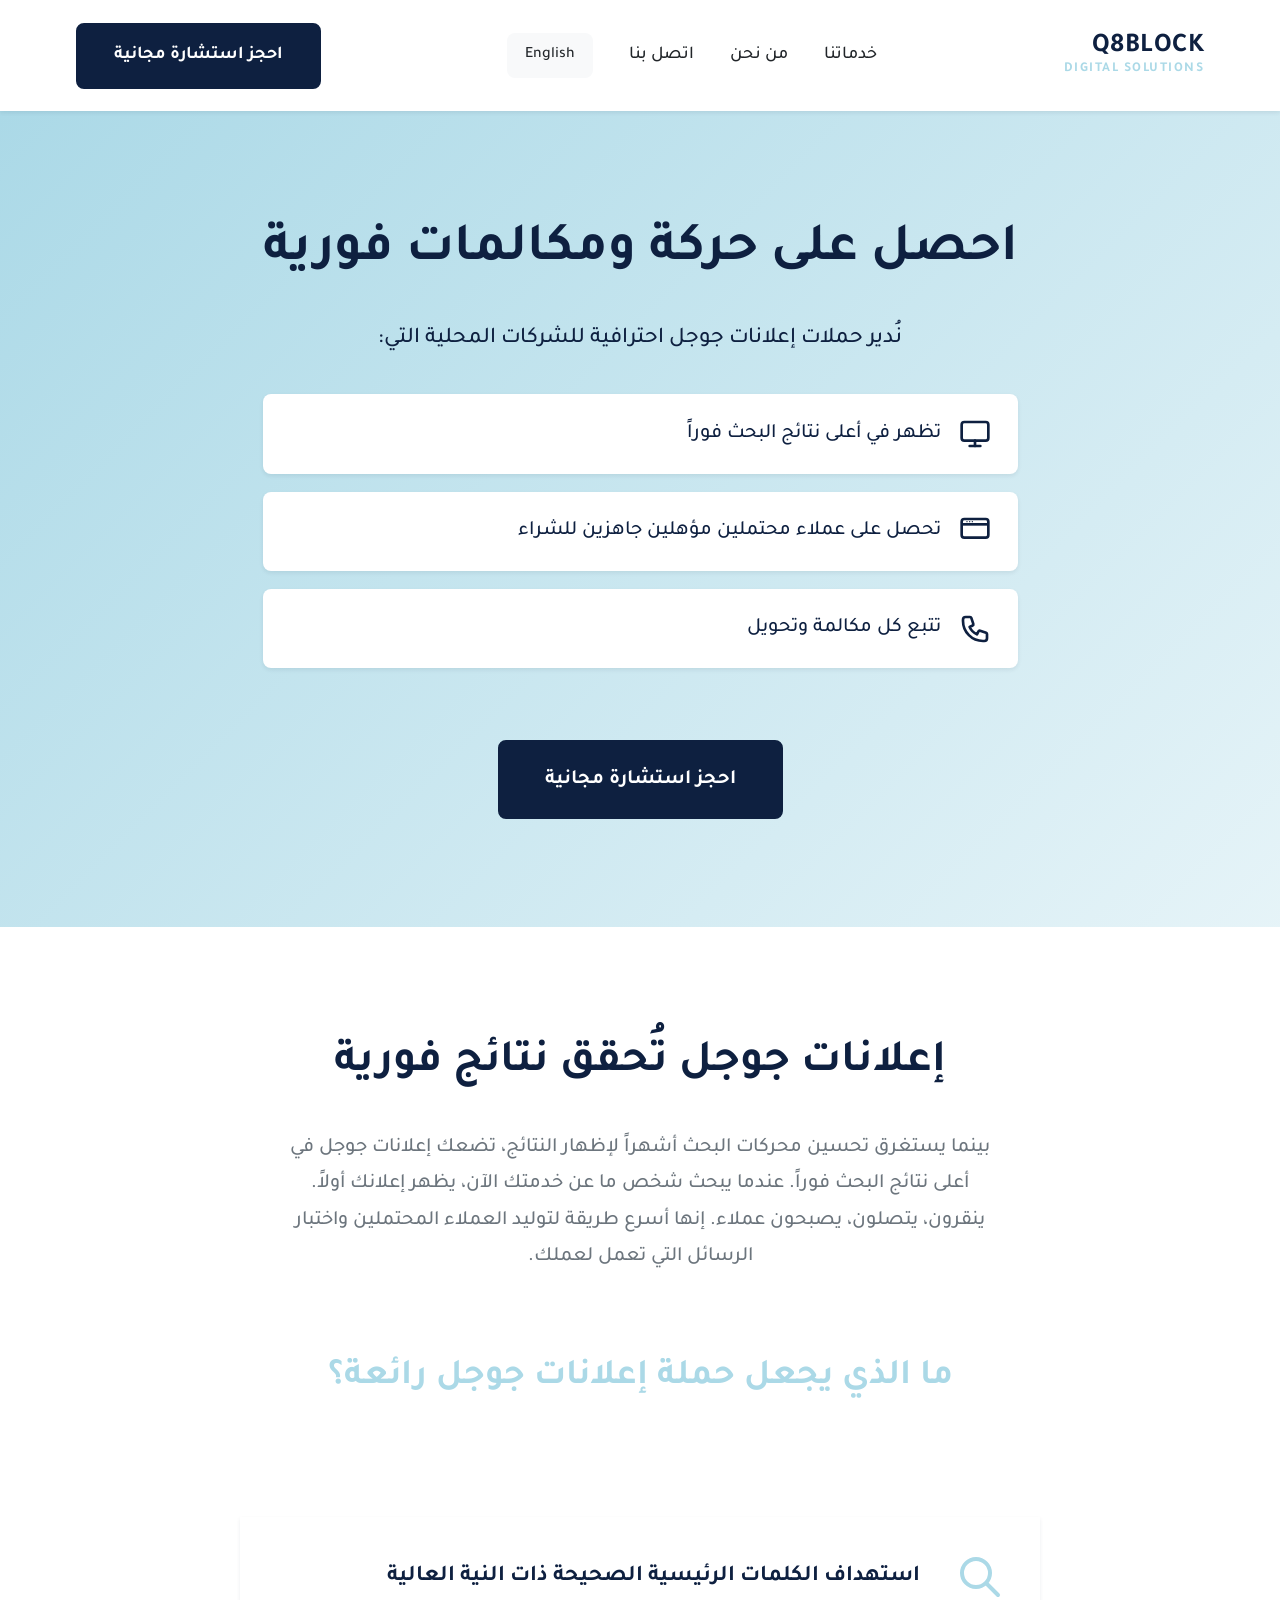
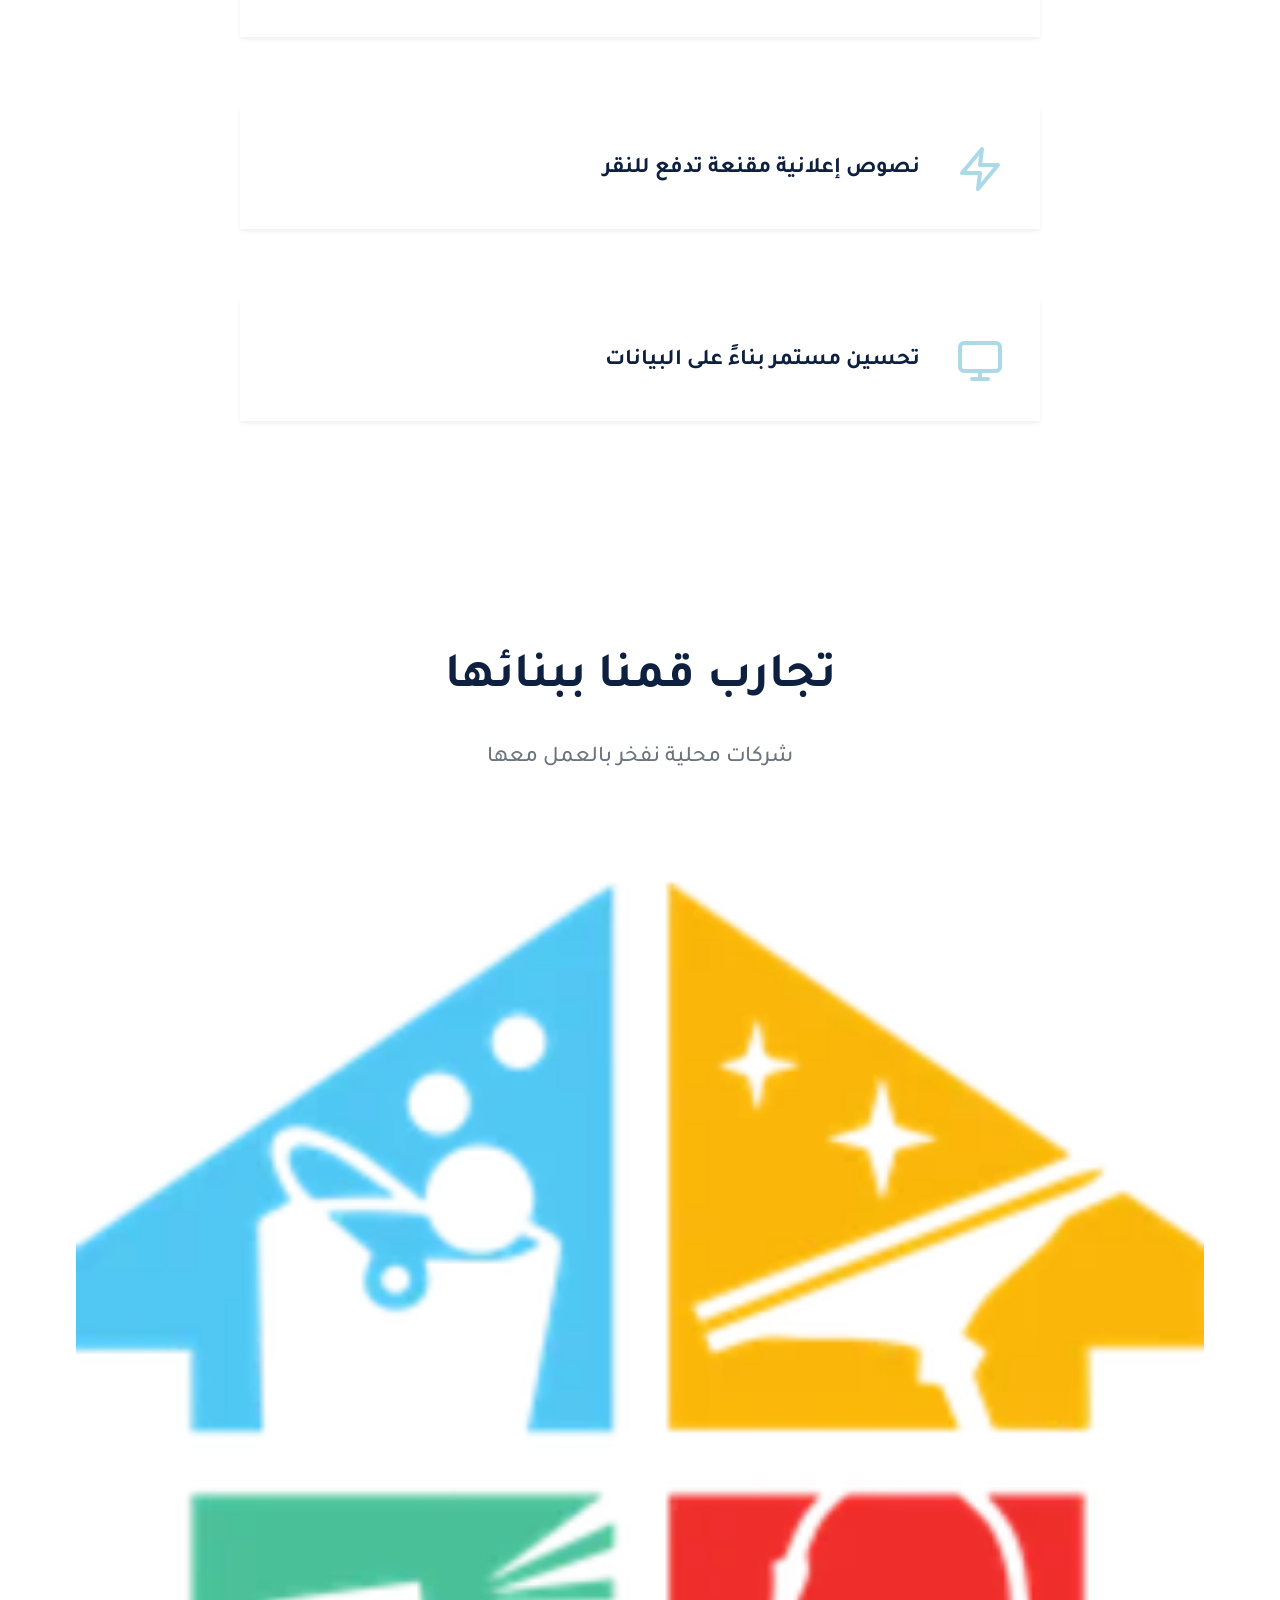
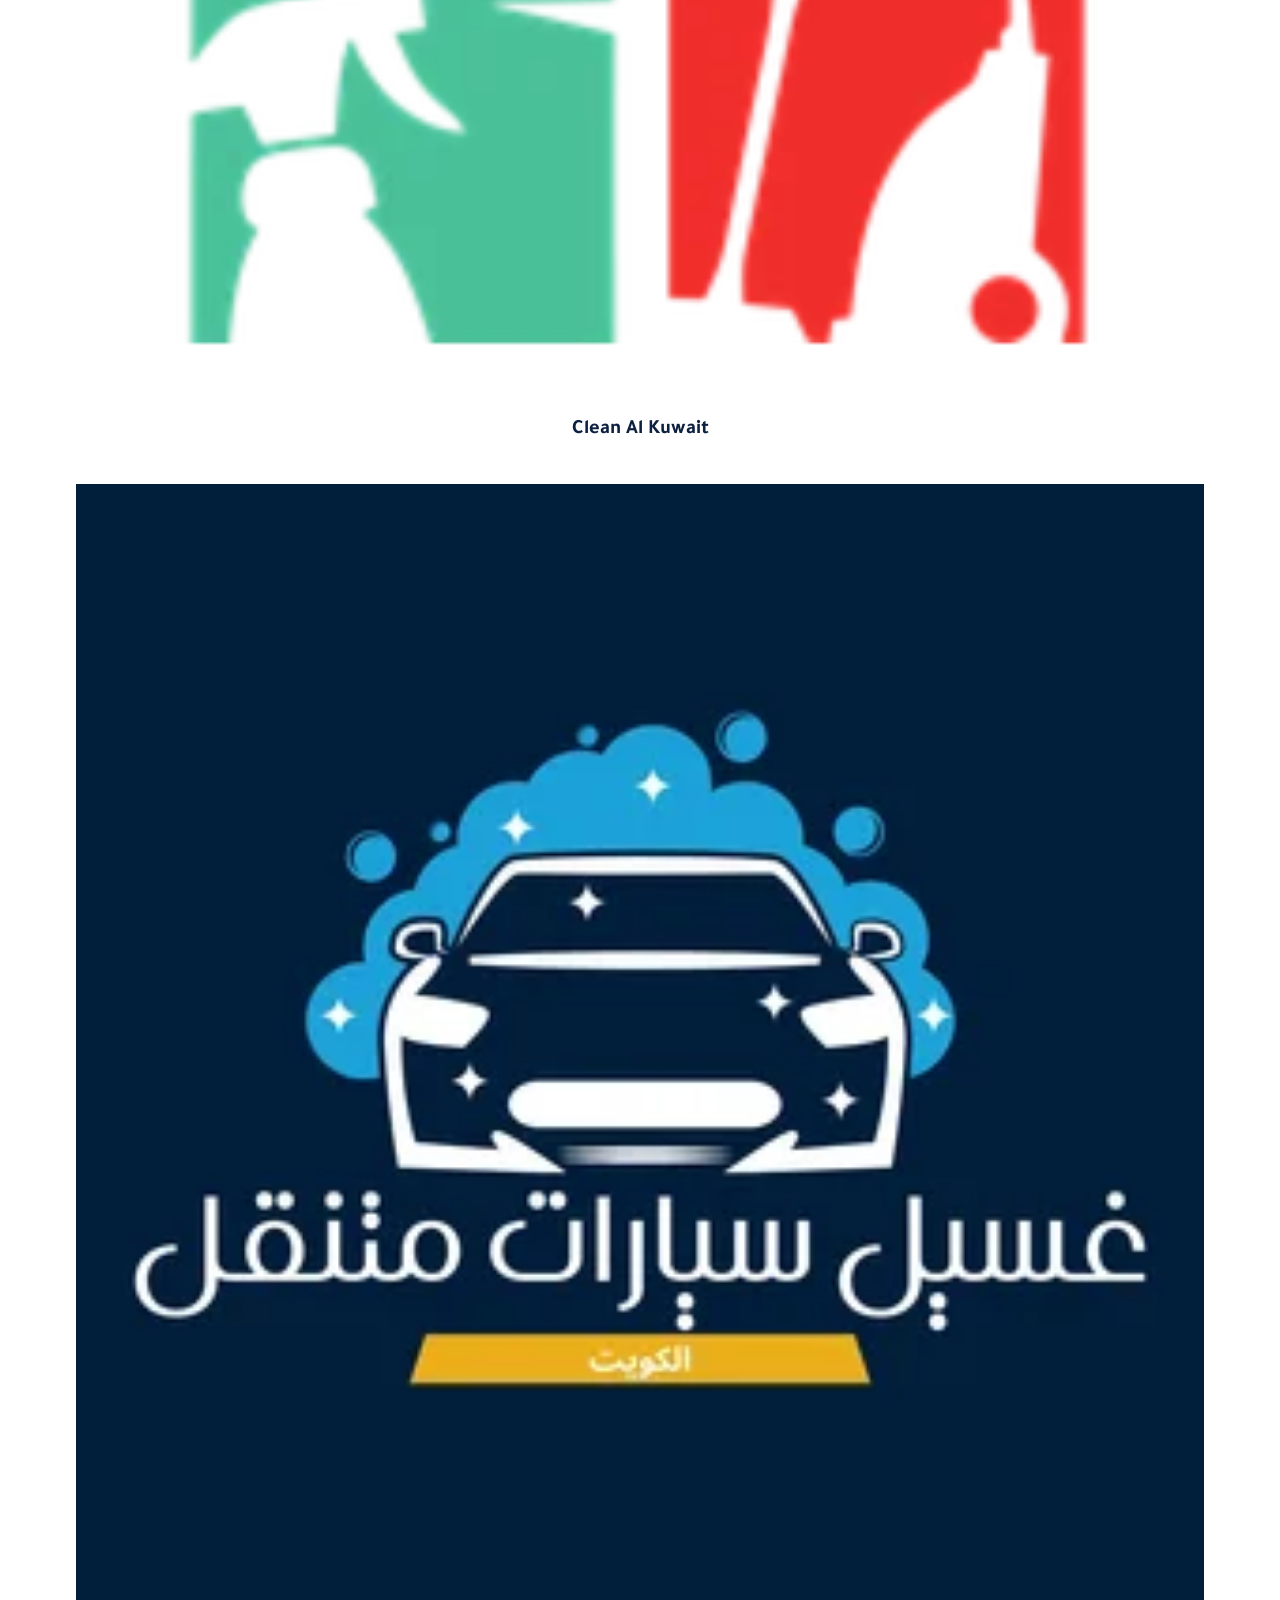
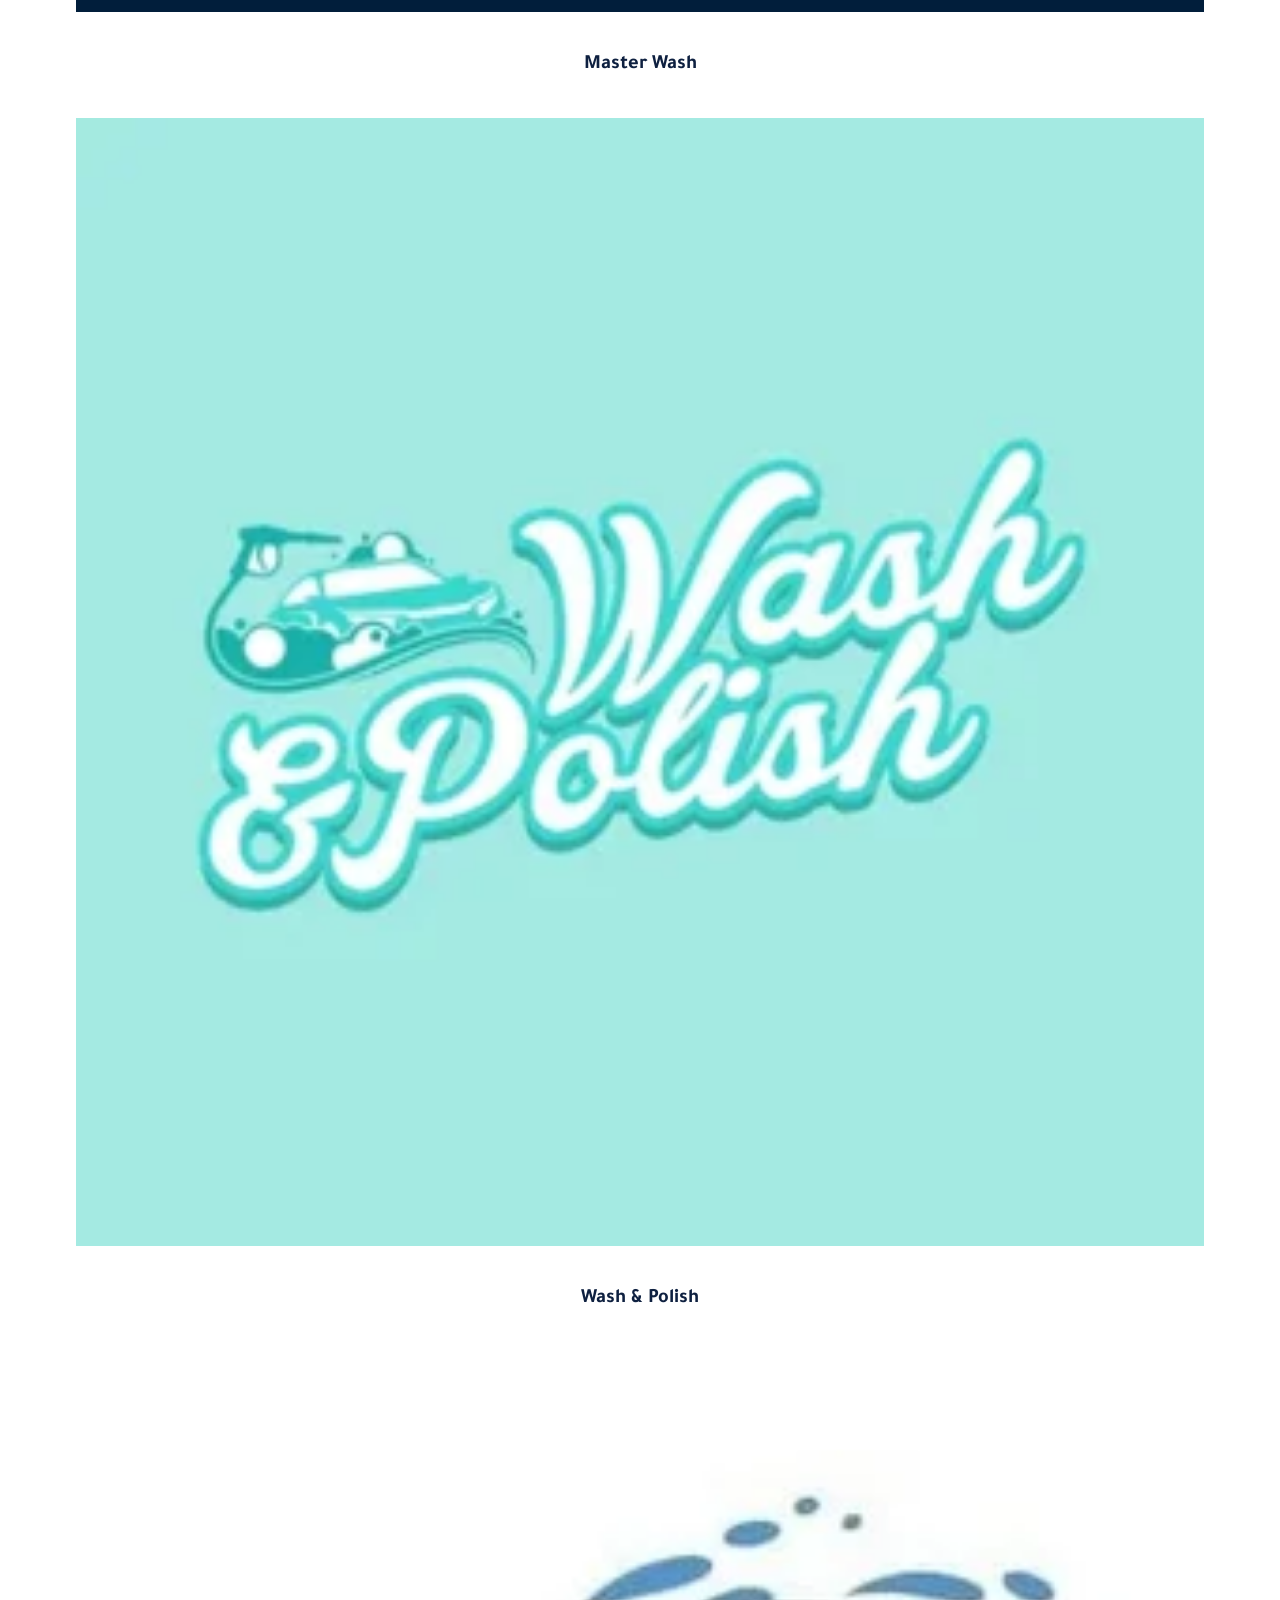
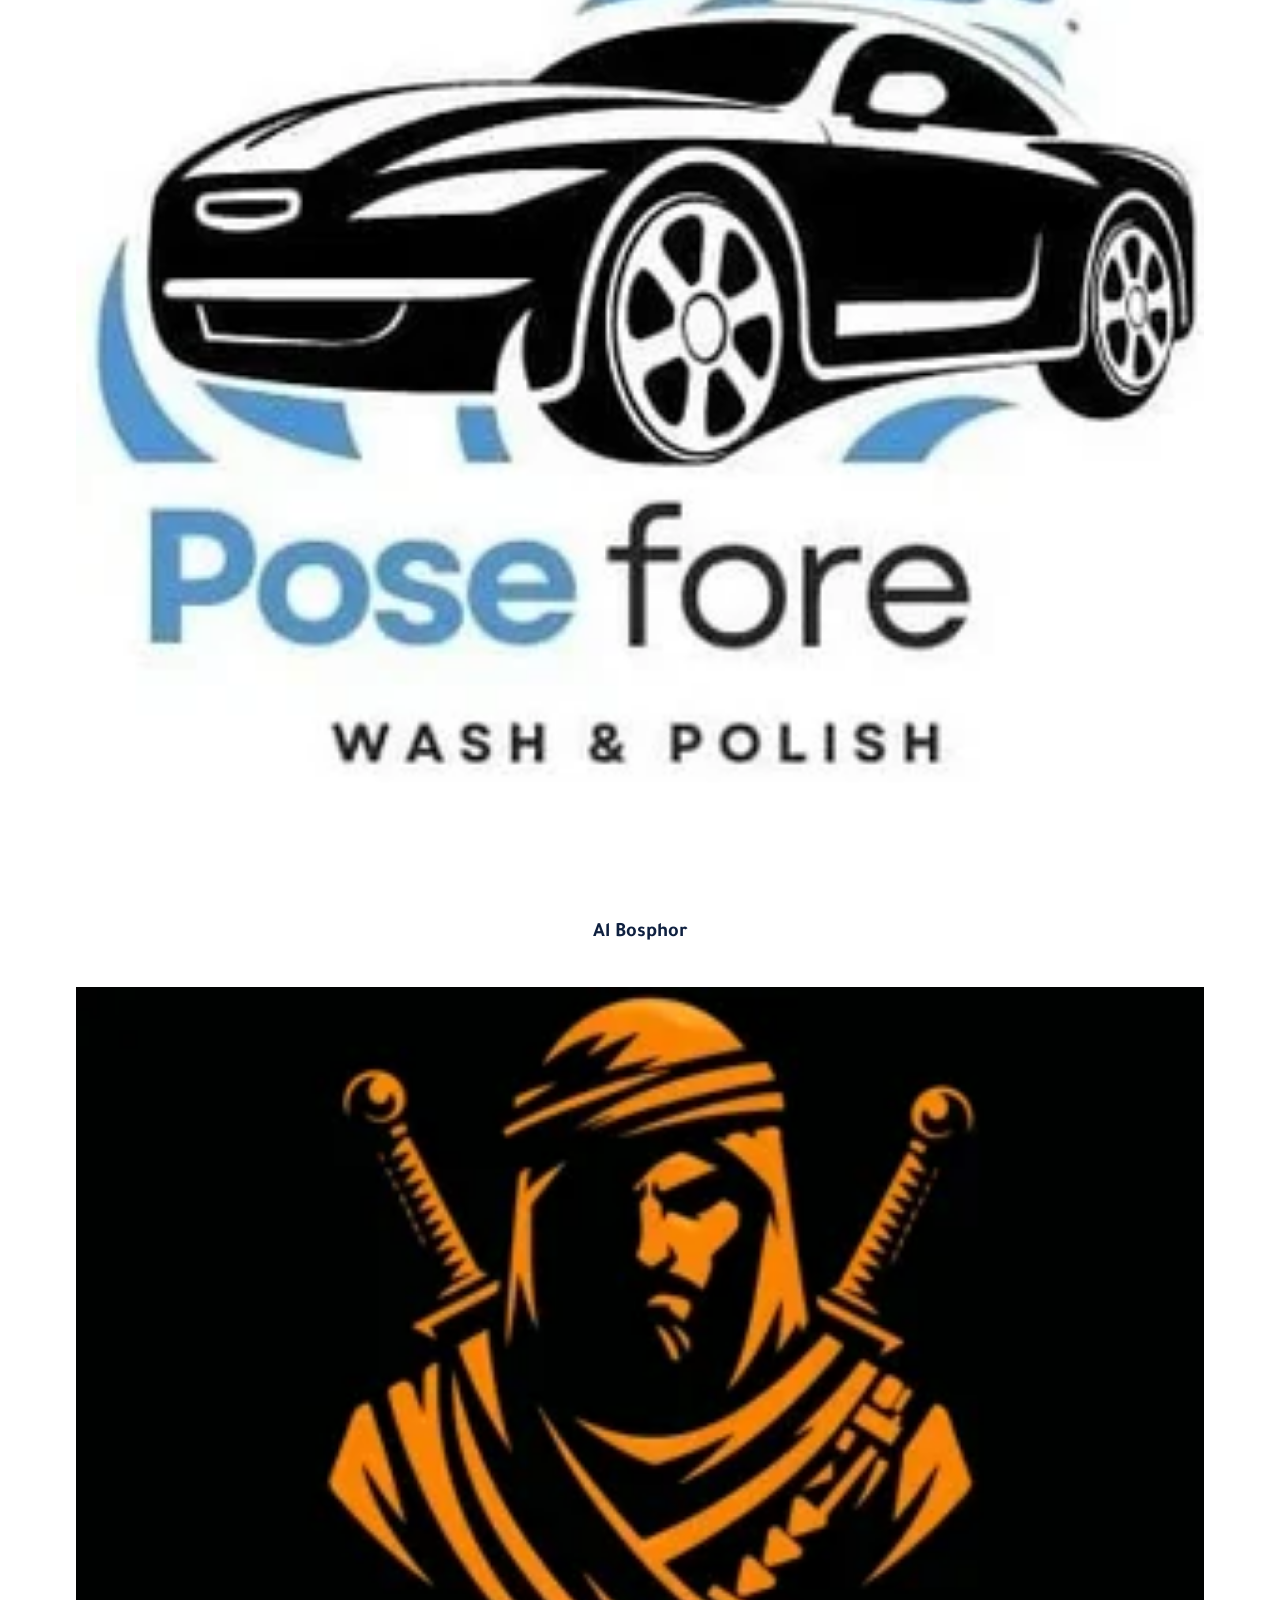
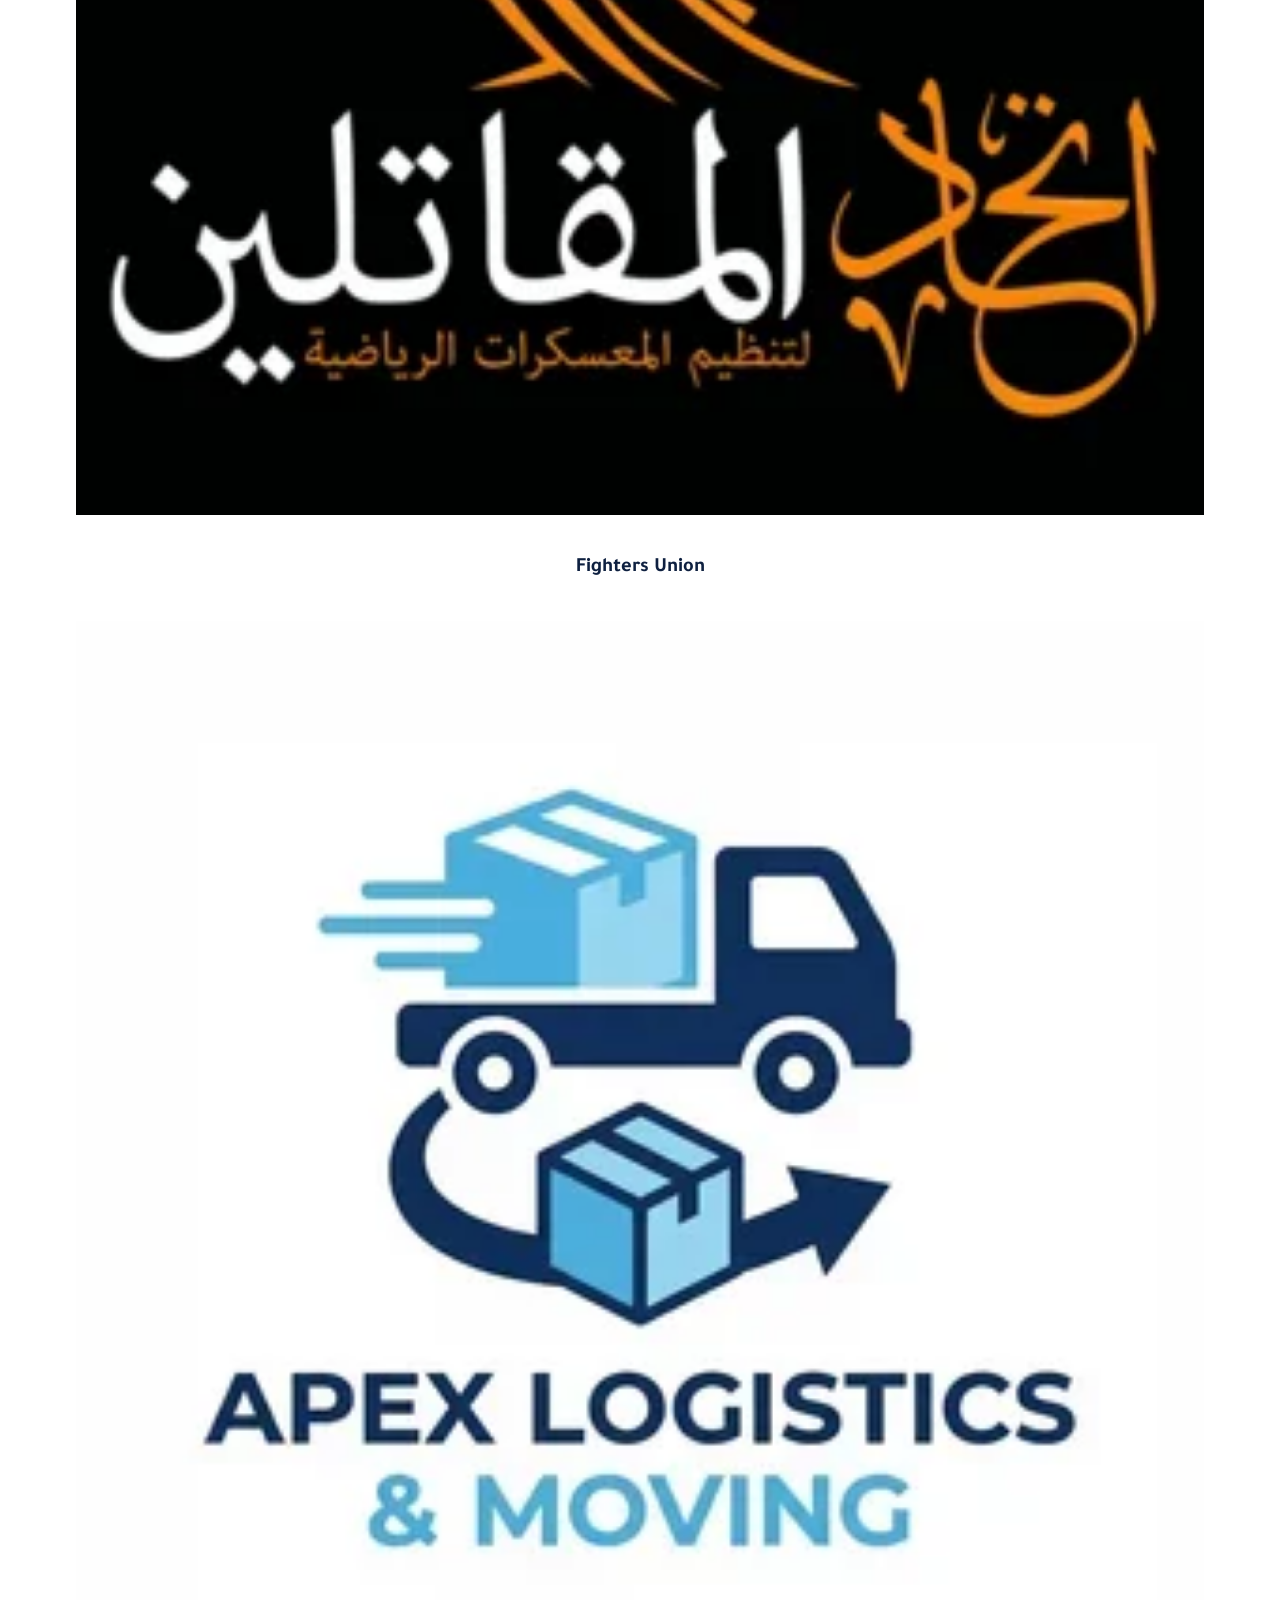
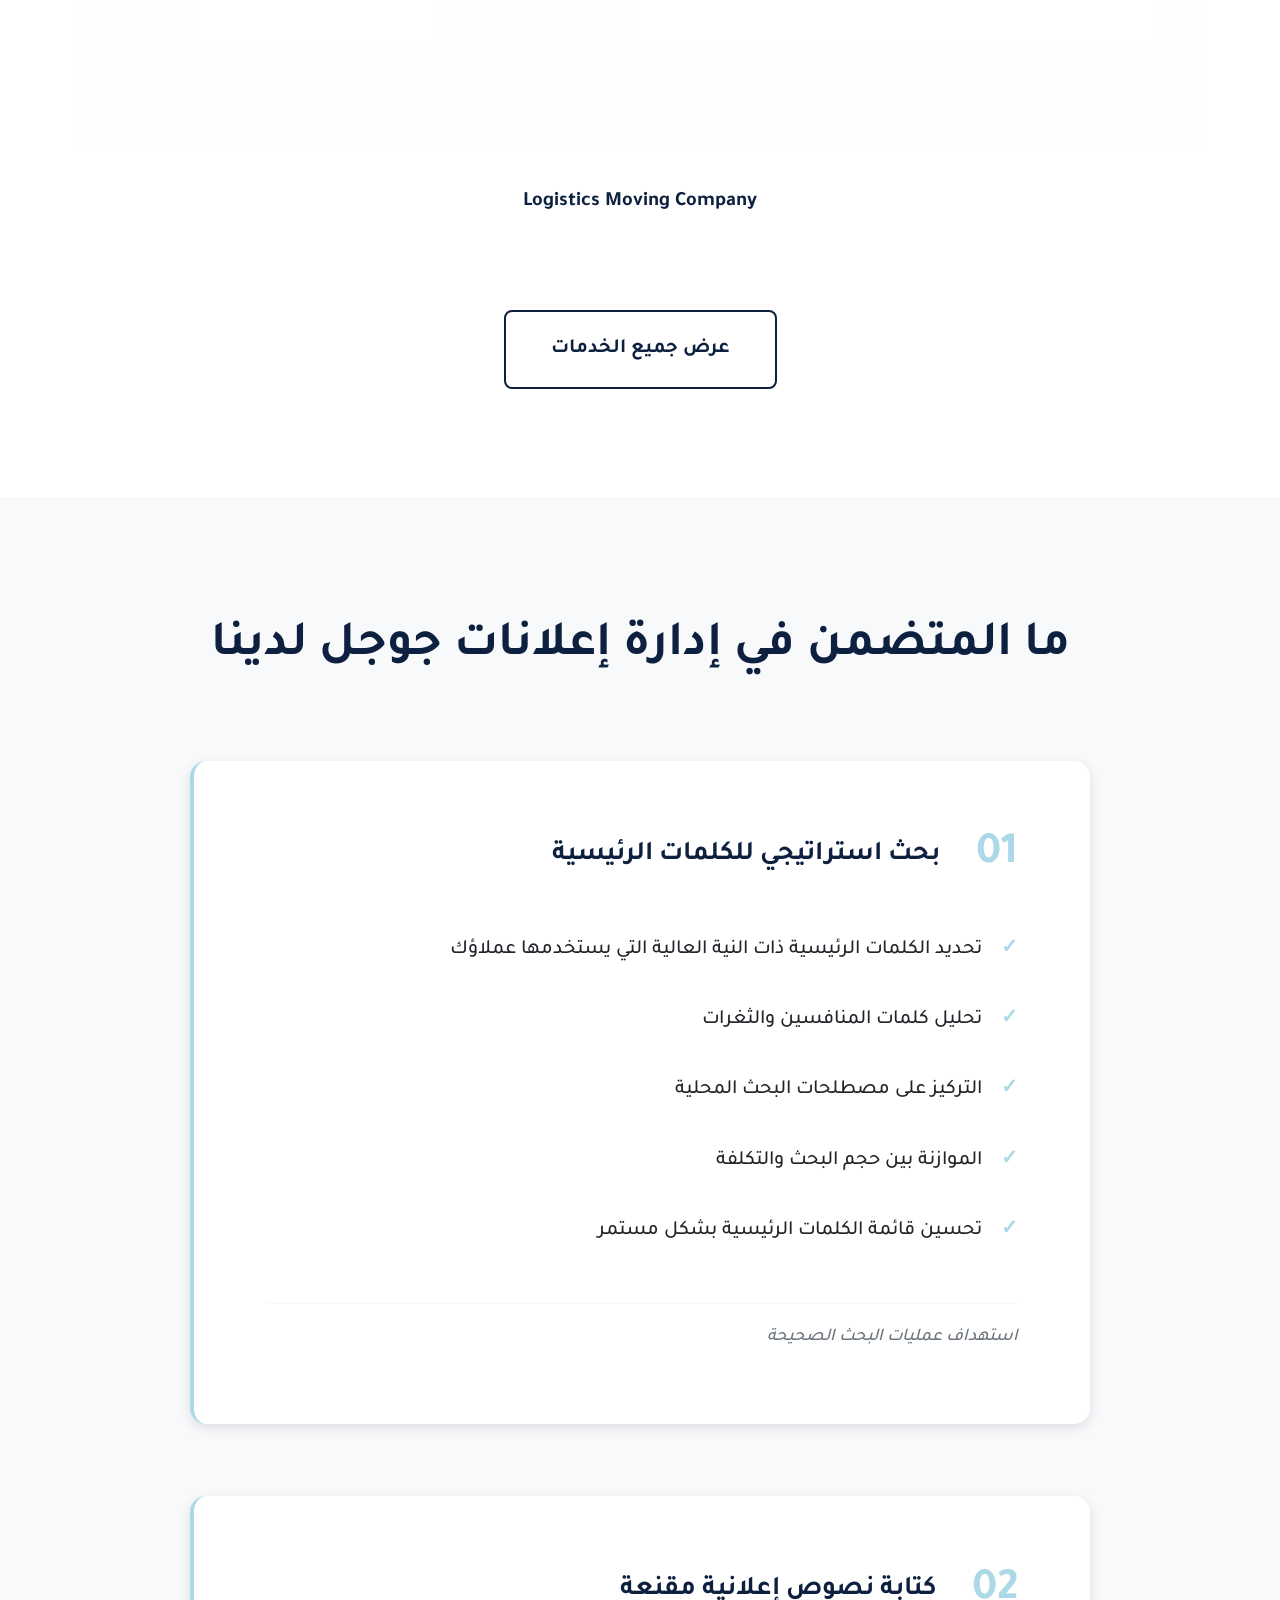
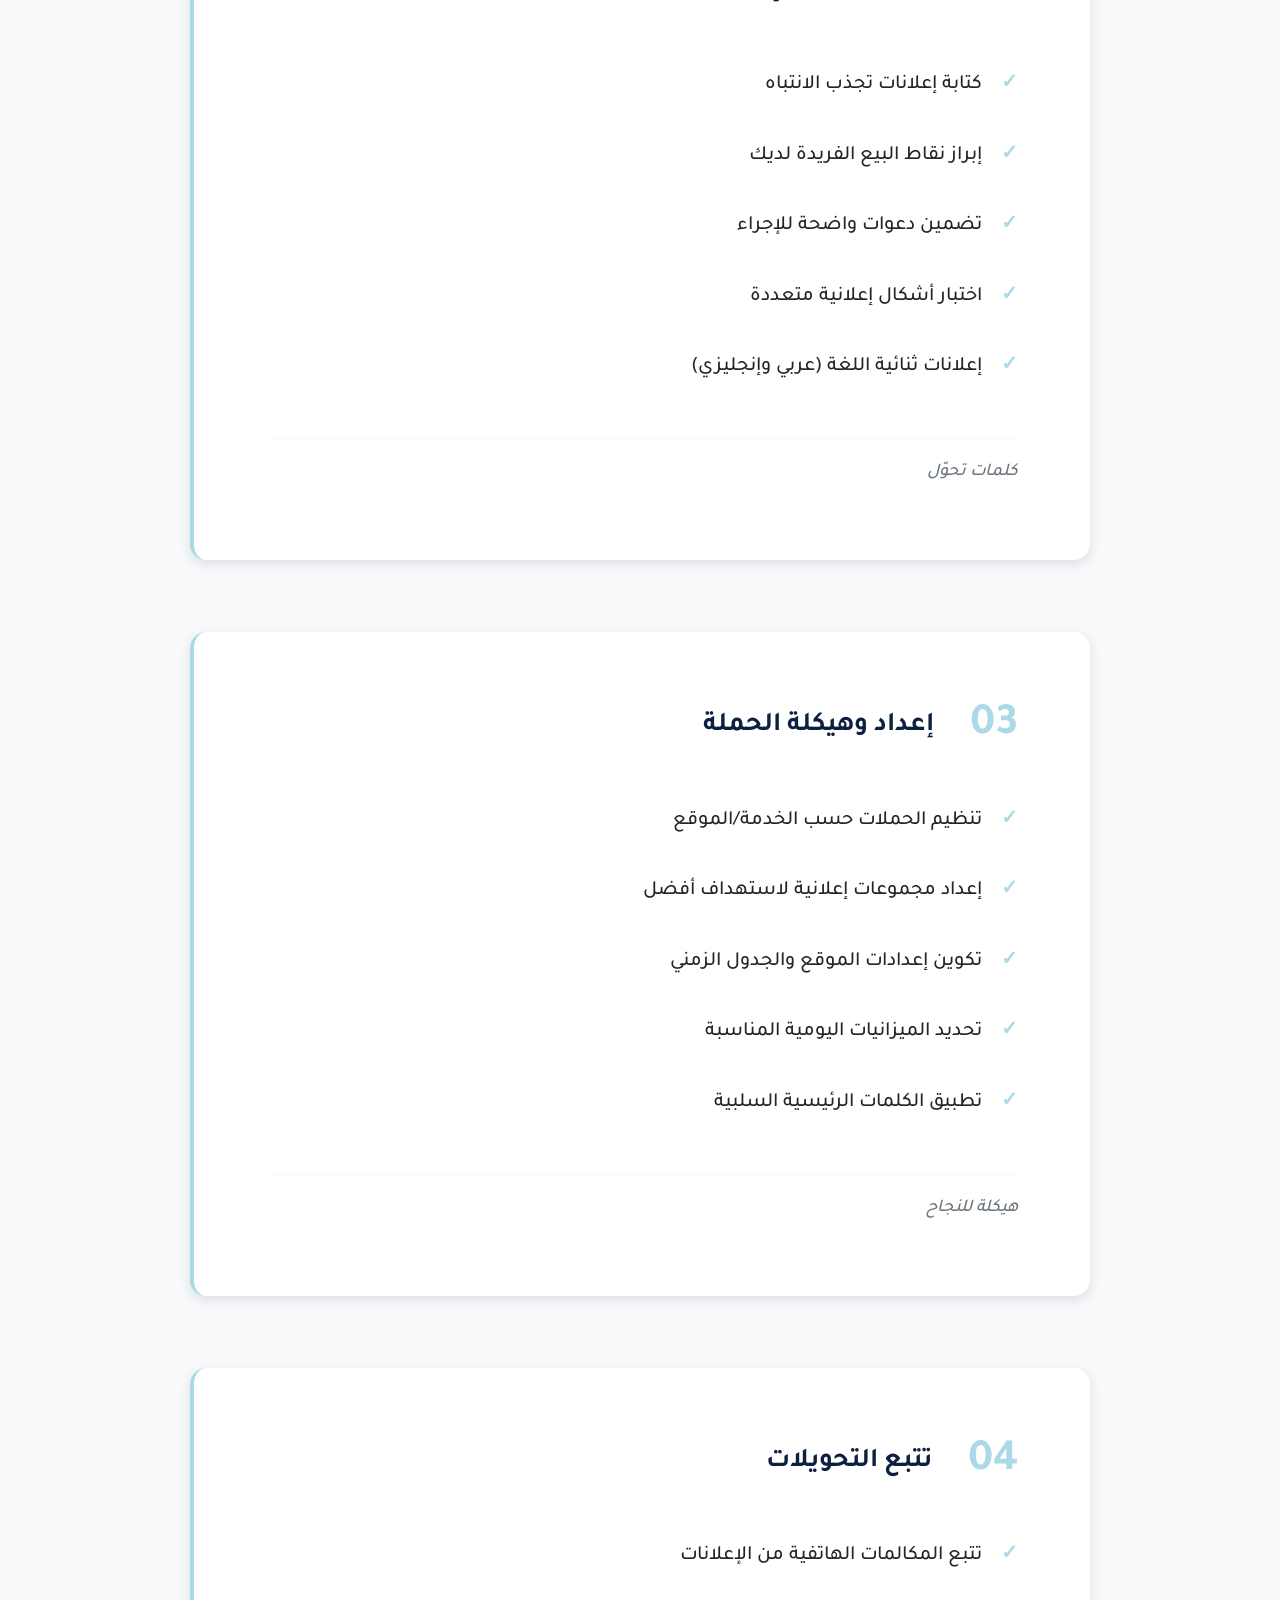
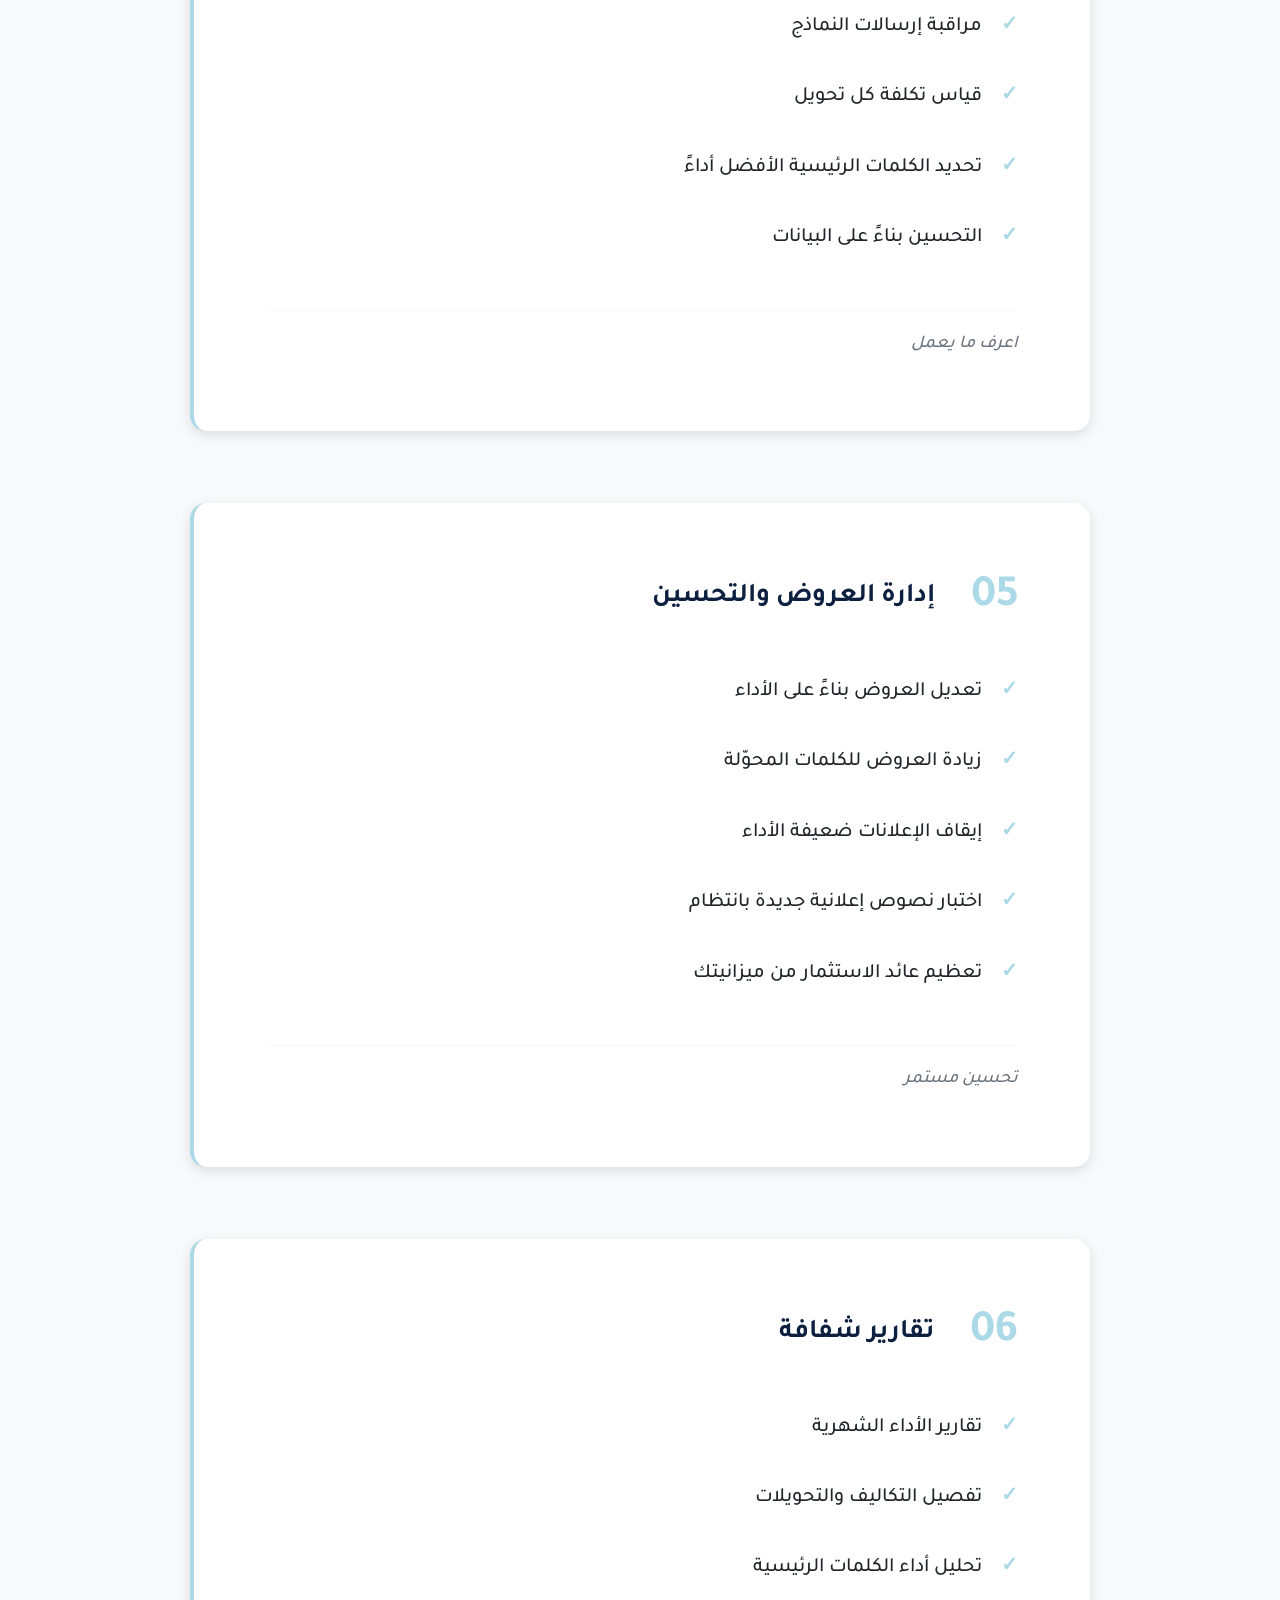
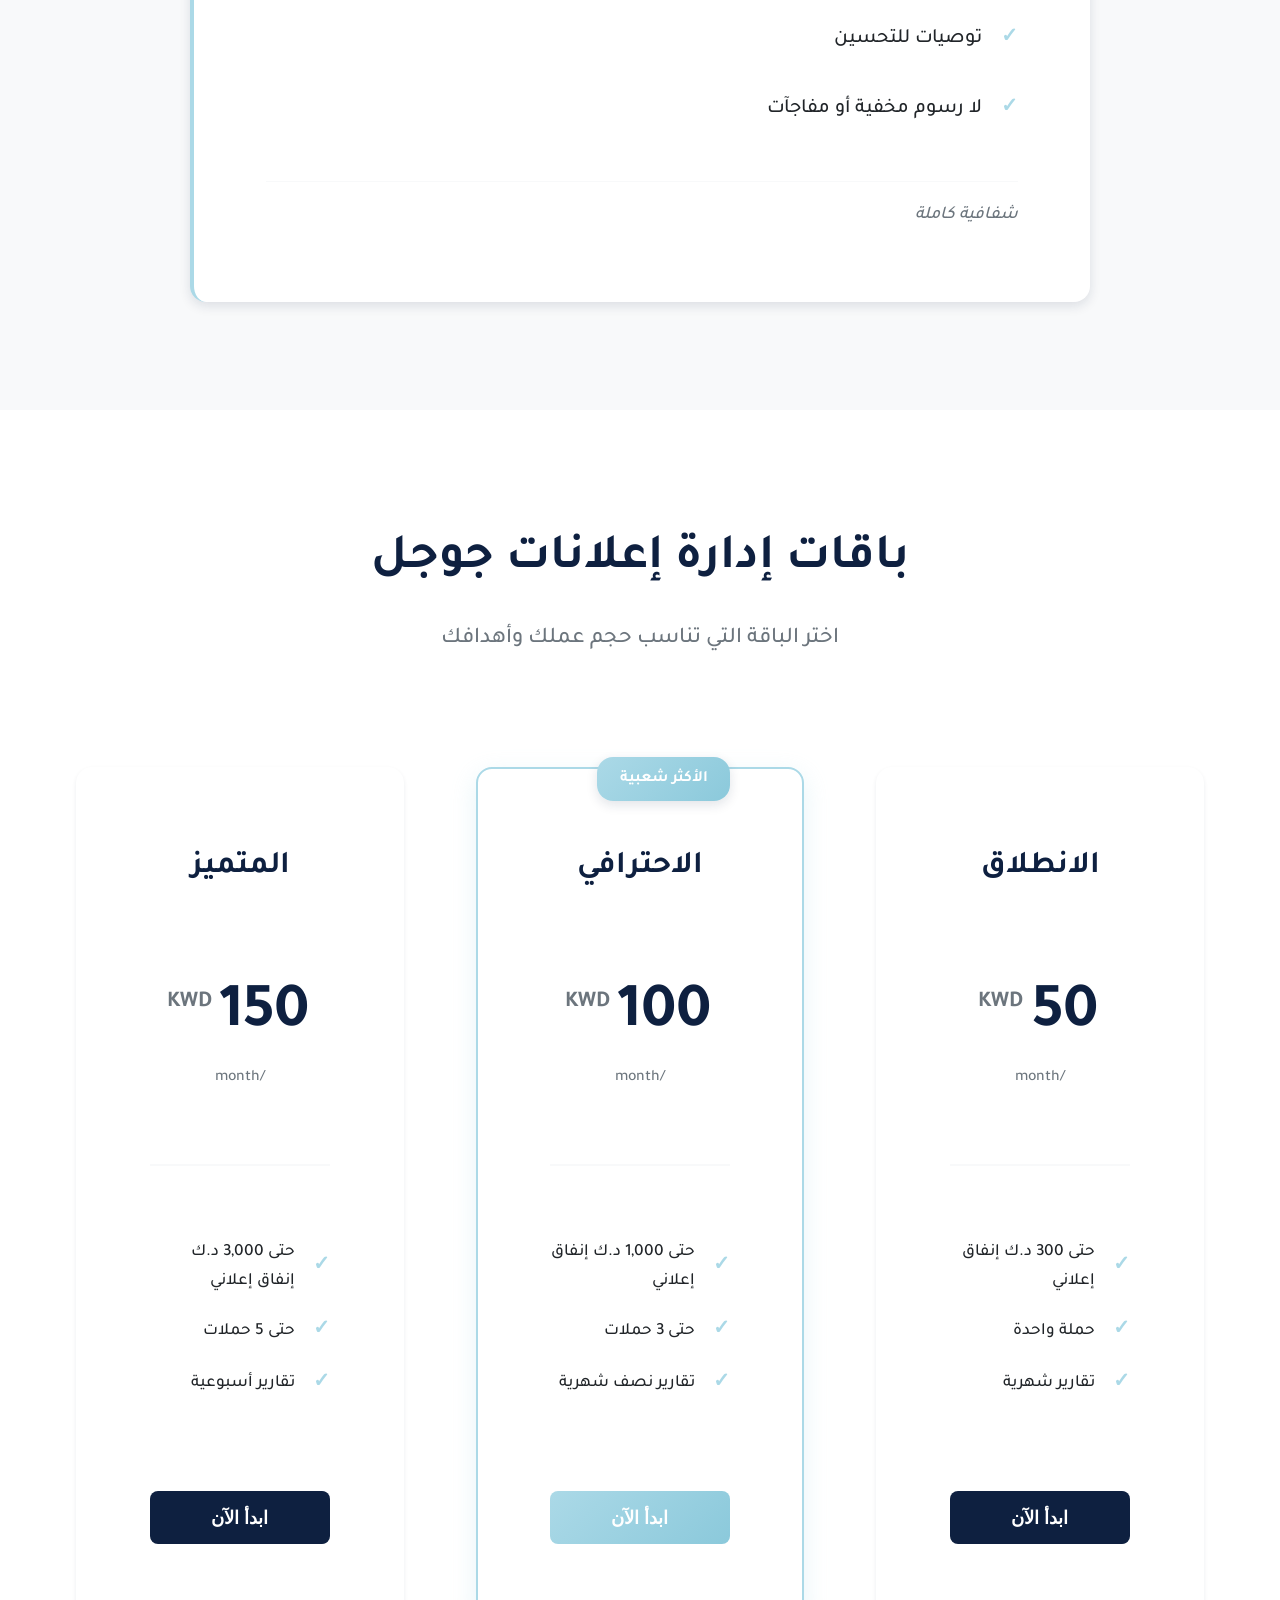
<file: services/google-ads.html>
<!DOCTYPE html>
<html lang="ar" dir="rtl">
<head>
    <meta charset="UTF-8">
    <meta name="viewport" content="width=device-width, initial-scale=1.0">
    
    <!-- Primary Meta Tags -->
    <title>خدمات إدارة إعلانات جوجل في الكويت والخليج | Q8Block</title>
    <meta name="title" content="خدمات إدارة إعلانات جوجل في الكويت والخليج | Q8Block">
    <meta name="description" content="إدارة إعلانات جوجل الاحترافية للشركات المحلية. احصل على مكالمات وعملاء فوريين. خدمة شهرية بدون عقود طويلة الأجل في الكويت والخليج.">
    <meta name="keywords" content="إدارة إعلانات جوجل الكويت، خدمات PPC الخليج، إعلانات البحث المدفوعة، وكالة إعلانات جوجل">
    
    <!-- Open Graph -->
    <meta property="og:type" content="website">
    <meta property="og:url" content="https://q8block.com/services/google-ads">
    <meta property="og:title" content="خدمات إدارة إعلانات جوجل في الكويت والخليج | Q8Block">
    <meta property="og:description" content="خدمات إدارة إعلانات جوجل احترافية للشركات في الكويت والسعودية والإمارات">
    
    <!-- Canonical & Alternate -->
    <link rel="canonical" href="https://q8block.com/services/google-ads">
    <link rel="alternate" hreflang="en" href="https://q8block.com/en/services/google-ads">
    <link rel="alternate" hreflang="ar" href="https://q8block.com/services/google-ads">
    <link rel="alternate" hreflang="x-default" href="https://q8block.com/en/services/google-ads">
    
    <!-- Fonts -->
    <link rel="preconnect" href="https://fonts.googleapis.com">
    <link rel="preconnect" href="https://fonts.gstatic.com" crossorigin>
    <link href="https://fonts.googleapis.com/css2?family=Tajawal:wght@300;400;500;600;700;800&display=swap" rel="stylesheet">
    
    <!-- Stylesheet -->
    <link rel="stylesheet" href="/assets/css/styles.min.css">
    
    <!-- Service Schema Markup -->
    <script type="application/ld+json">
    {
      "@context": "https://schema.org",
      "@type": "Service",
      "@id": "https://q8block.com/services/google-ads",
      "serviceType": "إدارة إعلانات جوجل",
      "name": "إدارة إعلانات جوجل",
      "description": "خدمات إدارة إعلانات جوجل احترافية للشركات في الكويت والسعودية والإمارات. احصل على حركة فورية وعملاء محتملين مؤهلين وعائد استثمار قابل للقياس.",
      "provider": {
        "@type": "LocalBusiness",
        "@id": "https://q8block.com/#organization",
        "name": "Q8Block"
      },
      "areaServed": [
        {"@type": "Country", "name": "الكويت"},
        {"@type": "Country", "name": "السعودية"},
        {"@type": "Country", "name": "الإمارات"}
      ],
      "offers": {
        "@type": "Offer",
        "priceCurrency": "KWD",
        "price": "50",
        "priceSpecification": {
          "@type": "PriceSpecification",
          "minPrice": "50",
          "maxPrice": "150",
          "priceCurrency": "KWD"
        }
      }
    }
    </script>
</head>
<body>
    <!-- Header / Navigation -->
    <header class="header">
        <nav class="nav container">
            <div class="nav-brand">
                <a href="/" class="brand-link">
                    <div class="brand-text">
                        <span class="brand-name">Q8BLOCK</span>
                        <span class="brand-tagline">DIGITAL SOLUTIONS</span>
                    </div>
                </a>
            </div>
            <div class="nav-links">
                <a href="/services/" class="nav-link">خدماتنا</a>
                <a href="/about" class="nav-link">من نحن</a>
                <a href="/contact" class="nav-link">اتصل بنا</a>
                <a href="/en/services/google-ads" class="nav-link lang-switch">English</a>
            </div>
            <div class="nav-cta">
                <a href="/contact?service=google-ads" class="btn btn-primary">احجز استشارة مجانية</a>
            </div>
            <button class="mobile-menu-toggle" aria-label="Open menu">
                <span></span>
                <span></span>
                <span></span>
            </button>
        </nav>
    </header>

    <!-- Hero Section -->
    <section class="hero" style="min-height: 60vh; padding: 6rem 0;">
        <div class="container">
            <div class="hero-content">
                <h1 class="hero-title">احصل على حركة ومكالمات فورية</h1>
                <div class="hero-description">
                    <p class="hero-intro">نُدير حملات إعلانات جوجل احترافية للشركات المحلية التي:</p>
                    <ul class="hero-benefits">
                        <li class="benefit-item">
                            <svg class="benefit-icon" viewBox="0 0 24 24" fill="none" xmlns="http://www.w3.org/2000/svg">
                                <rect x="2" y="3" width="20" height="14" rx="2" stroke="currentColor" stroke-width="2"/>
                                <path d="M8 21H16" stroke="currentColor" stroke-width="2" stroke-linecap="round"/>
                                <path d="M12 17V21" stroke="currentColor" stroke-width="2" stroke-linecap="round"/>
                            </svg>
                            <span>تظهر في أعلى نتائج البحث فوراً</span>
                        </li>
                        <li class="benefit-item">
                            <svg class="benefit-icon" viewBox="0 0 24 24" fill="none" xmlns="http://www.w3.org/2000/svg">
                                <rect x="2" y="3" width="20" height="14" rx="2" stroke="currentColor" stroke-width="2"/>
                                <path d="M2 7H22" stroke="currentColor" stroke-width="2"/>
                                <circle cx="6" cy="5" r="0.5" fill="currentColor"/>
                                <circle cx="8" cy="5" r="0.5" fill="currentColor"/>
                                <circle cx="10" cy="5" r="0.5" fill="currentColor"/>
                            </svg>
                            <span>تحصل على عملاء محتملين مؤهلين جاهزين للشراء</span>
                        </li>
                        <li class="benefit-item">
                            <svg class="benefit-icon" viewBox="0 0 24 24" fill="none" xmlns="http://www.w3.org/2000/svg">
                                <path d="M3 5C3 3.89543 3.89543 3 5 3H8.27924C8.70967 3 9.09181 3.27543 9.22792 3.68377L10.7257 8.17721C10.8831 8.64932 10.6694 9.16531 10.2243 9.38787L7.96701 10.5165C9.06925 12.9612 11.0388 14.9308 13.4835 16.033L14.6121 13.7757C14.8347 13.3306 15.3507 13.1169 15.8228 13.2743L20.3162 14.7721C20.7246 14.9082 21 15.2903 21 15.7208V19C21 20.1046 20.1046 21 19 21H18C9.71573 21 3 14.2843 3 6V5Z" stroke="currentColor" stroke-width="2" stroke-linecap="round" stroke-linejoin="round"/>
                            </svg>
                            <span>تتبع كل مكالمة وتحويل</span>
                        </li>
                    </ul>
                </div>
                <div class="hero-cta">
                    <a href="/contact?service=google-ads" class="btn btn-primary btn-large">احجز استشارة مجانية</a>
                </div>
            </div>
        </div>
    </section>

    <!-- Value Section -->
    <section class="value-section" id="about">
        <div class="container">
            <div class="value-content-centered">
                <h2 class="value-title-centered">إعلانات جوجل تُحقق نتائج فورية</h2>
                <p class="value-description">
                    بينما يستغرق تحسين محركات البحث أشهراً لإظهار النتائج، تضعك إعلانات جوجل في أعلى نتائج البحث فوراً. عندما يبحث شخص ما عن خدمتك الآن، يظهر إعلانك أولاً. ينقرون، يتصلون، يصبحون عملاء. إنها أسرع طريقة لتوليد العملاء المحتملين واختبار الرسائل التي تعمل لعملك.
                </p>
                <h3 class="value-how-title">ما الذي يجعل حملة إعلانات جوجل رائعة؟</h3>
                <ul class="value-points">
                    <li class="value-point fade-in" data-delay="0">
                        <svg class="value-icon" viewBox="0 0 24 24" fill="none" xmlns="http://www.w3.org/2000/svg">
                            <path d="M21 21L15 15M17 10C17 13.866 13.866 17 10 17C6.13401 17 3 13.866 3 10C3 6.13401 6.13401 3 10 3C13.866 3 17 6.13401 17 10Z" stroke="currentColor" stroke-width="2" stroke-linecap="round" stroke-linejoin="round"/>
                        </svg>
                        <span>استهداف الكلمات الرئيسية الصحيحة ذات النية العالية</span>
                    </li>
                    <li class="value-point fade-in" data-delay="200">
                        <svg class="value-icon" viewBox="0 0 24 24" fill="none" xmlns="http://www.w3.org/2000/svg">
                            <path d="M13 2L3 14H12L11 22L21 10H12L13 2Z" stroke="currentColor" stroke-width="2" stroke-linecap="round" stroke-linejoin="round"/>
                        </svg>
                        <span>نصوص إعلانية مقنعة تدفع للنقر</span>
                    </li>
                    <li class="value-point fade-in" data-delay="400">
                        <svg class="value-icon" viewBox="0 0 24 24" fill="none" xmlns="http://www.w3.org/2000/svg">
                            <rect x="2" y="3" width="20" height="14" rx="2" stroke="currentColor" stroke-width="2"/>
                            <path d="M8 21H16" stroke="currentColor" stroke-width="2" stroke-linecap="round"/>
                            <path d="M12 17V21" stroke="currentColor" stroke-width="2" stroke-linecap="round"/>
                        </svg>
                        <span>تحسين مستمر بناءً على البيانات</span>
                    </li>
                </ul>
            </div>
        </div>
    </section>

    <!-- Portfolio Section -->
    <section class="portfolio-section">
        <div class="container">
            <div class="section-header">
                <h2 class="section-title">تجارب قمنا ببنائها</h2>
                <p class="section-description">شركات محلية نفخر بالعمل معها</p>
            </div>
            <div class="portfolio-grid">
                <a href="https://kwtclean.com" target="_blank" rel="nofollow" class="portfolio-item">
                    <div class="portfolio-image">
                        <img src="/assets/images/portfolio/clean-al-kuwait.webp" alt="Clean Al Kuwait" loading="lazy">
                    </div>
                    <h3 class="portfolio-title">Clean Al Kuwait</h3>
                </a>
                <a href="https://carwashkw.com" target="_blank" rel="nofollow" class="portfolio-item">
                    <div class="portfolio-image">
                        <img src="/assets/images/portfolio/master-wash.webp" alt="Master Wash" loading="lazy">
                    </div>
                    <h3 class="portfolio-title">Master Wash</h3>
                </a>
                <a href="https://kwcarwash.com" target="_blank" rel="nofollow" class="portfolio-item">
                    <div class="portfolio-image">
                        <img src="/assets/images/portfolio/wash-polish.webp" alt="Wash & Polish" loading="lazy">
                    </div>
                    <h3 class="portfolio-title">Wash & Polish</h3>
                </a>
                <a href="https://q8carwash.com" target="_blank" rel="nofollow" class="portfolio-item">
                    <div class="portfolio-image">
                        <img src="/assets/images/portfolio/al-bosphor.webp" alt="Al Bosphor" loading="lazy">
                    </div>
                    <h3 class="portfolio-title">Al Bosphor</h3>
                </a>
                <a href="https://fightersunionkw.com/" target="_blank" rel="nofollow" class="portfolio-item">
                    <div class="portfolio-image">
                        <img src="/assets/images/portfolio/fighters-union.webp" alt="Fighters Union" loading="lazy">
                    </div>
                    <h3 class="portfolio-title">Fighters Union</h3>
                </a>
                <div class="portfolio-item">
                    <div class="portfolio-image">
                        <img src="/assets/images/portfolio/logistics-moving.webp" alt="Logistics Moving Company" loading="lazy">
                    </div>
                    <h3 class="portfolio-title">Logistics Moving Company</h3>
                </div>
            </div>
            <div style="text-align: center; margin-top: 3rem;">
                <a href="/services/" class="btn btn-secondary btn-large">عرض جميع الخدمات</a>
            </div>
        </div>
    </section>

    <!-- Services Section -->
    <section class="services-section" id="services">
        <div class="container">
            <div class="section-header">
                <h2 class="section-title">ما المتضمن في إدارة إعلانات جوجل لدينا</h2>
            </div>
            <div class="services-detailed">
                <!-- Feature 1 -->
                <div class="service-detail-card fade-in-on-scroll">
                    <div class="service-detail-header">
                        <div class="service-detail-number">01</div>
                        <h3 class="service-detail-title">بحث استراتيجي للكلمات الرئيسية</h3>
                    </div>
                    <ul class="service-detail-list">
                        <li>تحديد الكلمات الرئيسية ذات النية العالية التي يستخدمها عملاؤك</li>
                        <li>تحليل كلمات المنافسين والثغرات</li>
                        <li>التركيز على مصطلحات البحث المحلية</li>
                        <li>الموازنة بين حجم البحث والتكلفة</li>
                        <li>تحسين قائمة الكلمات الرئيسية بشكل مستمر</li>
                    </ul>
                    <p class="service-detail-summary">استهداف عمليات البحث الصحيحة</p>
                </div>

                <!-- Feature 2 -->
                <div class="service-detail-card fade-in-on-scroll">
                    <div class="service-detail-header">
                        <div class="service-detail-number">02</div>
                        <h3 class="service-detail-title">كتابة نصوص إعلانية مقنعة</h3>
                    </div>
                    <ul class="service-detail-list">
                        <li>كتابة إعلانات تجذب الانتباه</li>
                        <li>إبراز نقاط البيع الفريدة لديك</li>
                        <li>تضمين دعوات واضحة للإجراء</li>
                        <li>اختبار أشكال إعلانية متعددة</li>
                        <li>إعلانات ثنائية اللغة (عربي وإنجليزي)</li>
                    </ul>
                    <p class="service-detail-summary">كلمات تحوّل</p>
                </div>

                <!-- Feature 3 -->
                <div class="service-detail-card fade-in-on-scroll">
                    <div class="service-detail-header">
                        <div class="service-detail-number">03</div>
                        <h3 class="service-detail-title">إعداد وهيكلة الحملة</h3>
                    </div>
                    <ul class="service-detail-list">
                        <li>تنظيم الحملات حسب الخدمة/الموقع</li>
                        <li>إعداد مجموعات إعلانية لاستهداف أفضل</li>
                        <li>تكوين إعدادات الموقع والجدول الزمني</li>
                        <li>تحديد الميزانيات اليومية المناسبة</li>
                        <li>تطبيق الكلمات الرئيسية السلبية</li>
                    </ul>
                    <p class="service-detail-summary">هيكلة للنجاح</p>
                </div>

                <!-- Feature 4 -->
                <div class="service-detail-card fade-in-on-scroll">
                    <div class="service-detail-header">
                        <div class="service-detail-number">04</div>
                        <h3 class="service-detail-title">تتبع التحويلات</h3>
                    </div>
                    <ul class="service-detail-list">
                        <li>تتبع المكالمات الهاتفية من الإعلانات</li>
                        <li>مراقبة إرسالات النماذج</li>
                        <li>قياس تكلفة كل تحويل</li>
                        <li>تحديد الكلمات الرئيسية الأفضل أداءً</li>
                        <li>التحسين بناءً على البيانات</li>
                    </ul>
                    <p class="service-detail-summary">اعرف ما يعمل</p>
                </div>

                <!-- Feature 5 -->
                <div class="service-detail-card fade-in-on-scroll">
                    <div class="service-detail-header">
                        <div class="service-detail-number">05</div>
                        <h3 class="service-detail-title">إدارة العروض والتحسين</h3>
                    </div>
                    <ul class="service-detail-list">
                        <li>تعديل العروض بناءً على الأداء</li>
                        <li>زيادة العروض للكلمات المحوّلة</li>
                        <li>إيقاف الإعلانات ضعيفة الأداء</li>
                        <li>اختبار نصوص إعلانية جديدة بانتظام</li>
                        <li>تعظيم عائد الاستثمار من ميزانيتك</li>
                    </ul>
                    <p class="service-detail-summary">تحسين مستمر</p>
                </div>

                <!-- Feature 6 -->
                <div class="service-detail-card fade-in-on-scroll">
                    <div class="service-detail-header">
                        <div class="service-detail-number">06</div>
                        <h3 class="service-detail-title">تقارير شفافة</h3>
                    </div>
                    <ul class="service-detail-list">
                        <li>تقارير الأداء الشهرية</li>
                        <li>تفصيل التكاليف والتحويلات</li>
                        <li>تحليل أداء الكلمات الرئيسية</li>
                        <li>توصيات للتحسين</li>
                        <li>لا رسوم مخفية أو مفاجآت</li>
                    </ul>
                    <p class="service-detail-summary">شفافية كاملة</p>
                </div>
            </div>
        </div>
    </section>

    <!-- Pricing Section -->
    <section class="pricing-section" id="pricing">
        <div class="container">
            <div class="section-header">
                <h2 class="section-title">باقات إدارة إعلانات جوجل</h2>
                <p class="section-description">اختر الباقة التي تناسب حجم عملك وأهدافك</p>
            </div>

            <div class="pricing-cards">
                <!-- الانطلاق Package -->
                <div class="pricing-card fade-in-on-scroll">
                    <div class="pricing-card-header">
                        <h3 class="pricing-card-title">الانطلاق</h3>
                    </div>
                    <div class="pricing-card-price">
                        <span class="price-currency">KWD</span>
                        <span class="price-amount">50</span>
                        <span class="price-period">/month</span>
                    </div>
                    <div class="pricing-card-highlights">
                        <div class="highlight-item">
                            <span class="highlight-icon">✓</span>
                            <span>حتى 300 د.ك إنفاق إعلاني</span>
                        </div>
                        <div class="highlight-item">
                            <span class="highlight-icon">✓</span>
                            <span>حملة واحدة</span>
                        </div>
                        <div class="highlight-item">
                            <span class="highlight-icon">✓</span>
                            <span>تقارير شهرية</span>
                        </div>
                    </div>
                    <button class="pricing-cta-button" onclick="window.location.href='/contact?service=google-ads'">ابدأ الآن</button>
                </div>

                <!-- التوسع Package (Featured) -->
                <div class="pricing-card pricing-card-featured fade-in-on-scroll">
                    <div class="pricing-badge">الأكثر شعبية</div>
                    <div class="pricing-card-header">
                        <h3 class="pricing-card-title">الاحترافي</h3>
                    </div>
                    <div class="pricing-card-price">
                        <span class="price-currency">KWD</span>
                        <span class="price-amount">100</span>
                        <span class="price-period">/month</span>
                    </div>
                    <div class="pricing-card-highlights">
                        <div class="highlight-item">
                            <span class="highlight-icon">✓</span>
                            <span>حتى 1,000 د.ك إنفاق إعلاني</span>
                        </div>
                        <div class="highlight-item">
                            <span class="highlight-icon">✓</span>
                            <span>حتى 3 حملات</span>
                        </div>
                        <div class="highlight-item">
                            <span class="highlight-icon">✓</span>
                            <span>تقارير نصف شهرية</span>
                        </div>
                    </div>
                    <button class="pricing-cta-button pricing-cta-featured" onclick="window.location.href='/contact?service=google-ads'">ابدأ الآن</button>
                </div>

                <!-- الهيمنة Package -->
                <div class="pricing-card fade-in-on-scroll">
                    <div class="pricing-card-header">
                        <h3 class="pricing-card-title">المتميز</h3>
                    </div>
                    <div class="pricing-card-price">
                        <span class="price-currency">KWD</span>
                        <span class="price-amount">150</span>
                        <span class="price-period">/month</span>
                    </div>
                    <div class="pricing-card-highlights">
                        <div class="highlight-item">
                            <span class="highlight-icon">✓</span>
                            <span>حتى 3,000 د.ك إنفاق إعلاني</span>
                        </div>
                        <div class="highlight-item">
                            <span class="highlight-icon">✓</span>
                            <span>حتى 5 حملات</span>
                        </div>
                        <div class="highlight-item">
                            <span class="highlight-icon">✓</span>
                            <span>تقارير أسبوعية</span>
                        </div>
                    </div>
                    <button class="pricing-cta-button" onclick="window.location.href='/contact?service=google-ads'">ابدأ الآن</button>
                </div>
            </div>
        </div>
    </section>

    <!-- Testimonials Section -->
    <section class="testimonials-section" id="testimonials">
        <div class="container">
            <div class="section-header">
                <h2 class="section-title">ماذا يقول عملاؤنا</h2>
            </div>
            
            <!-- تقييم جوجل Badge -->
            <div class="google-rating-badge">
                <a href="https://share.google/sRLs90XWW1ewyhL3a" target="_blank" rel="noopener" class="google-rating-link">
                    <svg width="32" height="32" viewBox="0 0 24 24" fill="none" xmlns="http://www.w3.org/2000/svg" class="google-logo">
                        <path d="M22.56 12.25c0-.78-.07-1.53-.2-2.25H12v4.26h5.92c-.26 1.37-1.04 2.53-2.21 3.31v2.77h3.57c2.08-1.92 3.28-4.74 3.28-8.09z" fill="#4285F4"/>
                        <path d="M12 23c2.97 0 5.46-.98 7.28-2.66l-3.57-2.77c-.98.66-2.23 1.06-3.71 1.06-2.86 0-5.29-1.93-6.16-4.53H2.18v2.84C3.99 20.53 7.7 23 12 23z" fill="#34A853"/>
                        <path d="M5.84 14.09c-.22-.66-.35-1.36-.35-2.09s.13-1.43.35-2.09V7.07H2.18C1.43 8.55 1 10.22 1 12s.43 3.45 1.18 4.93l2.85-2.22.81-.62z" fill="#FBBC05"/>
                        <path d="M12 5.38c1.62 0 3.06.56 4.21 1.64l3.15-3.15C17.45 2.09 14.97 1 12 1 7.7 1 3.99 3.47 2.18 7.07l3.66 2.84c.87-2.6 3.3-4.53 6.16-4.53z" fill="#EA4335"/>
                    </svg>
                    <div class="google-stars">
                        <span>★</span><span>★</span><span>★</span><span>★</span><span>★</span>
                    </div>
                    <span class="rating-number">5.0</span>
                </a>
            </div>

            <!-- Testimonials Grid -->
            <div class="testimonials-grid">
                <div class="testimonial-card fade-in-on-scroll">
                    <div class="testimonial-stars">
                        <span>★</span><span>★</span><span>★</span><span>★</span><span>★</span>
                    </div>
                    <p class="testimonial-text">"بنوا لنا موقعًا وأعدوا إعلانات جوجل. النتيجة؟ مزيد من المكالمات وعملاء جدد. فريق محترف يفهم السوق المحلي."</p>
                    <div class="testimonial-author">
                        <strong>أحمد م.</strong>
                        <span>صاحب صالون حلاقة</span>
                    </div>
                </div>

                <div class="testimonial-card fade-in-on-scroll">
                    <div class="testimonial-stars">
                        <span>★</span><span>★</span><span>★</span><span>★</span><span>★</span>
                    </div>
                    <p class="testimonial-text">"ساعدوني في الظهور في بحث جوجل عندما يبحث الناس عن خدماتي. موقع سريع ومحسّن للهواتف. أنصح بهم بشدة."</p>
                    <div class="testimonial-author">
                        <strong>فاطمة أ.</strong>
                        <span>مديرة مطعم</span>
                    </div>
                </div>

                <div class="testimonial-card fade-in-on-scroll">
                    <div class="testimonial-stars">
                        <span>★</span><span>★</span><span>★</span><span>★</span><span>★</span>
                    </div>
                    <p class="testimonial-text">"فريق Q8Block فهم احتياجاتي بسرعة. بنوا لي موقعًا وأعدوا إعلانات تجلب المكالمات. خدمة ممتازة."</p>
                    <div class="testimonial-author">
                        <strong>خالد س.</strong>
                        <span>صاحب ورشة سيارات</span>
                    </div>
                </div>
            </div>
        </div>
    </section>

    <!-- FAQ Section -->
    <section class="faq-section" id="faq">
        <div class="container">
            <div class="faq-header">
                <h2 class="faq-title">الأسئلة الشائعة</h2>
                <p class="faq-description">أسئلة شائعة حول خدمة إدارة إعلانات جوجل لدينا</p>
            </div>
            <div class="faq-container">
                <div class="faq-item">
                    <button class="faq-question" aria-expanded="false">
                        <span class="faq-question-text">كم من الوقت سيستغرق رؤية نتائج من إعلانات جوجل؟</span>
                        <svg class="faq-icon" viewBox="0 0 24 24" fill="none" xmlns="http://www.w3.org/2000/svg">
                            <path d="M6 9L12 15L18 9" stroke="currentColor" stroke-width="2" stroke-linecap="round" stroke-linejoin="round"/>
                        </svg>
                    </button>
                    <div class="faq-answer">
                        <p class="faq-answer-text">يمكن أن تبدأ إعلاناتك في العمل خلال 24-48 ساعة بعد الموافقة على الحملة. ستبدأ في رؤية النقرات والمكالمات فورًا. ومع ذلك، نوصي بتشغيل الحملات لمدة 30 يومًا على الأقل لجمع بيانات كافية للتحسين.</p>
                    </div>
                </div>

                <div class="faq-item">
                    <button class="faq-question" aria-expanded="false">
                        <span class="faq-question-text">ما هي الميزانية الإعلانية الدنيا التي أحتاجها؟</span>
                        <svg class="faq-icon" viewBox="0 0 24 24" fill="none" xmlns="http://www.w3.org/2000/svg">
                            <path d="M6 9L12 15L18 9" stroke="currentColor" stroke-width="2" stroke-linecap="round" stroke-linejoin="round"/>
                        </svg>
                    </button>
                    <div class="faq-answer">
                        <p class="faq-answer-text">نوصي بحد أدنى للإنفاق الإعلاني 300 د.ك/شهرًا لرؤية نتائج معنوية. هذا منفصل عن رسوم الإدارة لدينا. كلما أنفقت أكثر على الإعلانات، كلما حصلت على مزيد من الظهور والعملاء المحتملين.</p>
                    </div>
                </div>

                <div class="faq-item">
                    <button class="faq-question" aria-expanded="false">
                        <span class="faq-question-text">ما الفرق بين إعلانات جوجل وتحسين محركات البحث (SEO)؟</span>
                        <svg class="faq-icon" viewBox="0 0 24 24" fill="none" xmlns="http://www.w3.org/2000/svg">
                            <path d="M6 9L12 15L18 9" stroke="currentColor" stroke-width="2" stroke-linecap="round" stroke-linejoin="round"/>
                        </svg>
                    </button>
                    <div class="faq-answer">
                        <p class="faq-answer-text">إعلانات جوجل تُحقق نتائج فورية لكنها تتوقف عندما تتوقف عن الدفع. تحسين محركات البحتيستغرق 3-6 أشهر لكنه يوفر زيارات عضوية طويلة الأجل. نوصي بكليهما: الإعلانات للنتائج السريعة، وSEO للنمو المستدام.</p>
                    </div>
                </div>

                <div class="faq-item">
                    <button class="faq-question" aria-expanded="false">
                        <span class="faq-question-text">هل أحتاج إلى موقع ويب لتشغيل إعلانات جوجل؟</span>
                        <svg class="faq-icon" viewBox="0 0 24 24" fill="none" xmlns="http://www.w3.org/2000/svg">
                            <path d="M6 9L12 15L18 9" stroke="currentColor" stroke-width="2" stroke-linecap="round" stroke-linejoin="round"/>
                        </svg>
                    </button>
                    <div class="faq-answer">
                        <p class="faq-answer-text">نعم، تحتاج إلى صفحة هبوط لإعلاناتك. إذا لم يكن لديك موقع ويب، يمكننا إنشاء واحد لك. صفحة الهبوط الجيدة تحسّن معدل التحويل بشكل كبير وتخفض تكلفة كل عميل محتمل.</p>
                    </div>
                </div>

                <div class="faq-item">
                    <button class="faq-question" aria-expanded="false">
                        <span class="faq-question-text">هل يمكنني إيقاف أو إيقاف حملاتي مؤقتًا في أي وقت؟</span>
                        <svg class="faq-icon" viewBox="0 0 24 24" fill="none" xmlns="http://www.w3.org/2000/svg">
                            <path d="M6 9L12 15L18 9" stroke="currentColor" stroke-width="2" stroke-linecap="round" stroke-linejoin="round"/>
                        </svg>
                    </button>
                    <div class="faq-answer">
                        <p class="faq-answer-text">نعم، لديك السيطرة الكاملة. يمكننا إيقاف الحملات مؤقتًا خلال المواسم البطيئة أو إيقافها تمامًا. لا توجد عقود طويلة الأجل. ومع ذلك، نوصي بتشغيل الحملات باستمرار للحصول على أفضل النتائج.</p>
                    </div>
                </div>

                <div class="faq-item">
                    <button class="faq-question" aria-expanded="false">
                        <span class="faq-question-text">كيف أتتبع نتائج إعلاناتي؟</span>
                        <svg class="faq-icon" viewBox="0 0 24 24" fill="none" xmlns="http://www.w3.org/2000/svg">
                            <path d="M6 9L12 15L18 9" stroke="currentColor" stroke-width="2" stroke-linecap="round" stroke-linejoin="round"/>
                        </svg>
                    </button>
                    <div class="faq-answer">
                        <p class="faq-answer-text">نقوم بإعداد تتبع التحويلات لمراقبة المكالمات الهاتفية وإرسالات النماذج والإجراءات الأخرى. ستتلقى تقارير منتظمة توضح النقرات والتحويلات وتكلفة كل عميل محتمل وعائد الاستثمار. كل شيء شفاف وقابل للقياس.</p>
                    </div>
                </div>
            </div>
        </div>
    </section>

    <!-- Consultation Form Section -->
    <section class="consultation-section" id="consultation">
        <div class="container">
            <div class="consultation-content">
                <h2 class="consultation-title">احجز استشارتك المجانية</h2>
                <p class="consultation-description">دعنا نناقش عملك وكيف يمكننا مساعدتك في الحصول على مزيد من العملاء مع إعلانات جوجل.</p>
                <form class="consultation-form" id="consultationForm">
                    <div class="form-group">
                        <label for="name">الاسم الكامل</label>
                        <input type="text" id="name" name="name" required placeholder="أدخل اسمك الكامل">
                    </div>
                    <div class="form-group">
                        <label for="phone">رقم الهاتف</label>
                        <input type="tel" id="phone" name="phone" required placeholder="مثلاً، 94139666">
                    </div>
                    <div class="form-group">
                        <label for="business">نوع العمل</label>
                        <input type="text" id="business" name="business" required placeholder="مثلاً، مطعم، صالون، ورشة">
                    </div>
                    <div class="form-group">
                        <label for="message">رسالتك (اختياري)</label>
                        <textarea id="message" name="message" rows="4" placeholder="أخبرنا المزيد عن عملك واحتياجاتك"></textarea>
                    </div>
                    <button type="submit" class="btn btn-primary btn-large btn-block">إرسال الطلب</button>
                </form>
            </div>
        </div>
    </section>

    <!-- Footer -->
    <footer class="footer">
        <div class="container">
            <div class="footer-grid">
                <div class="footer-brand">
                    <div class="footer-brand-text">
                        <span class="footer-brand-name">Q8BLOCK</span>
                        <span class="footer-brand-subtitle">DIGITAL SOLUTIONS</span>
                    </div>
                    <a href="https://share.google/Hi6OENtATwRxOIzvb" target="_blank" rel="noopener noreferrer" class="footer-directions-link">
                        <svg viewBox="0 0 24 24" fill="none" xmlns="http://www.w3.org/2000/svg">
                            <path d="M9 20l-5.447-2.724A1 1 0 013 16.382V5.618a1 1 0 011.447-.894L9 7m0 13l6-3m-6 3V7m6 10l4.553 2.276A1 1 0 0021 18.382V7.618a1 1 0 00-.553-.894L15 4m0 13V4m0 0L9 7" stroke="currentColor" stroke-width="2" stroke-linecap="round" stroke-linejoin="round"/>
                        </svg>
                        احصل على الاتجاهات
                    </a>
                    <div class="map-container">
                        <iframe 
                            src="https://www.google.com/maps?q=%D8%B4%D8%B1%D9%83%D8%A9+%D9%83%D9%88%D9%8A%D8%AA+%D8%A8%D9%84%D9%88%D9%83,Mangaf,Kuwait&output=embed" 
                            width="100%" 
                            height="200" 
                            style="border:0;" 
                            allowfullscreen="" 
                            loading="lazy" 
                            referrerpolicy="no-referrer-when-downgrade">
                        </iframe>
                    </div>
                </div>
                <div class="footer-links">
                    <h4 class="footer-title">روابط سريعة</h4>
                    <ul class="footer-list">
                        <li><a href="/services/">خدماتنا</a></li>
                        <li><a href="/about">من نحن</a></li>
                        <li><a href="/contact">اتصل بنا</a></li>
                        <li><a href="/en/services/google-ads">English</a></li>
                    </ul>
                </div>
                <div class="footer-contact" id="contact">
                    <h4 class="footer-title">اتصل بنا</h4>
                    <ul class="footer-list">
                        <li>
                            <svg class="footer-icon" viewBox="0 0 24 24" fill="none" xmlns="http://www.w3.org/2000/svg">
                                <path d="M3 5C3 3.89543 3.89543 3 5 3H8.27924C8.70967 3 9.09181 3.27543 9.22792 3.68377L10.7257 8.17721C10.8831 8.64932 10.6694 9.16531 10.2243 9.38787L7.96701 10.5165C9.06925 12.9612 11.0388 14.9308 13.4835 16.033L14.6121 13.7757C14.8347 13.3306 15.3507 13.1169 15.8228 13.2743L20.3162 14.7721C20.7246 14.9082 21 15.2903 21 15.7208V19C21 20.1046 20.1046 21 19 21H18C9.71573 21 3 14.2843 3 6V5Z" stroke="currentColor" stroke-width="2" stroke-linecap="round" stroke-linejoin="round"/>
                            </svg>
                            <a href="tel:+96594139666">+965 9413 9666</a>
                        </li>
                        <li>
                            <svg class="footer-icon" viewBox="0 0 24 24" fill="none" xmlns="http://www.w3.org/2000/svg">
                                <path d="M17.6569 16.6569C16.7202 17.5935 14.7616 19.5521 13.4138 20.8999C12.6327 21.681 11.3677 21.6814 10.5866 20.9003C9.26234 19.576 7.34159 17.6553 6.34315 16.6569C3.21895 13.5327 3.21895 8.46734 6.34315 5.34315C9.46734 2.21895 14.5327 2.21895 17.6569 5.34315C20.781 8.46734 20.781 13.5327 17.6569 16.6569Z" stroke="currentColor" stroke-width="2" stroke-linecap="round" stroke-linejoin="round"/>
                                <path d="M15 11C15 12.6569 13.6569 14 12 14C10.3431 14 9 12.6569 9 11C9 9.34315 10.3431 8 12 8C13.6569 8 15 9.34315 15 11Z" stroke="currentColor" stroke-width="2" stroke-linecap="round" stroke-linejoin="round"/>
                            </svg>
                            <span>Street 14, Nasser Faleh Shanar Al-Subaie Building Block 004, Plot 54130, Mangaf 00000</span>
                        </li>
                        <li>
                            <svg class="footer-icon" viewBox="0 0 24 24" fill="none" xmlns="http://www.w3.org/2000/svg">
                                <path d="M12 8V12L15 15M21 12C21 16.9706 16.9706 21 12 21C7.02944 21 3 16.9706 3 12C3 7.02944 7.02944 3 12 3C16.9706 3 21 7.02944 21 12Z" stroke="currentColor" stroke-width="2" stroke-linecap="round" stroke-linejoin="round"/>
                            </svg>
                            <span>الأحد - الخميس: 10:00 صباحًا - 4:00 مساءً</span>
                        </li>
                    </ul>

                </div>
            </div>
            <div class="footer-bottom">
                <p>&copy; 2026 Kuwait Block. جميع الحقوق محفوظة.</p>
            </div>
        </div>
    </footer>

    <!-- JavaScript -->
    <script src="/assets/js/main.min.js"></script>
</body>
</html>
</file>
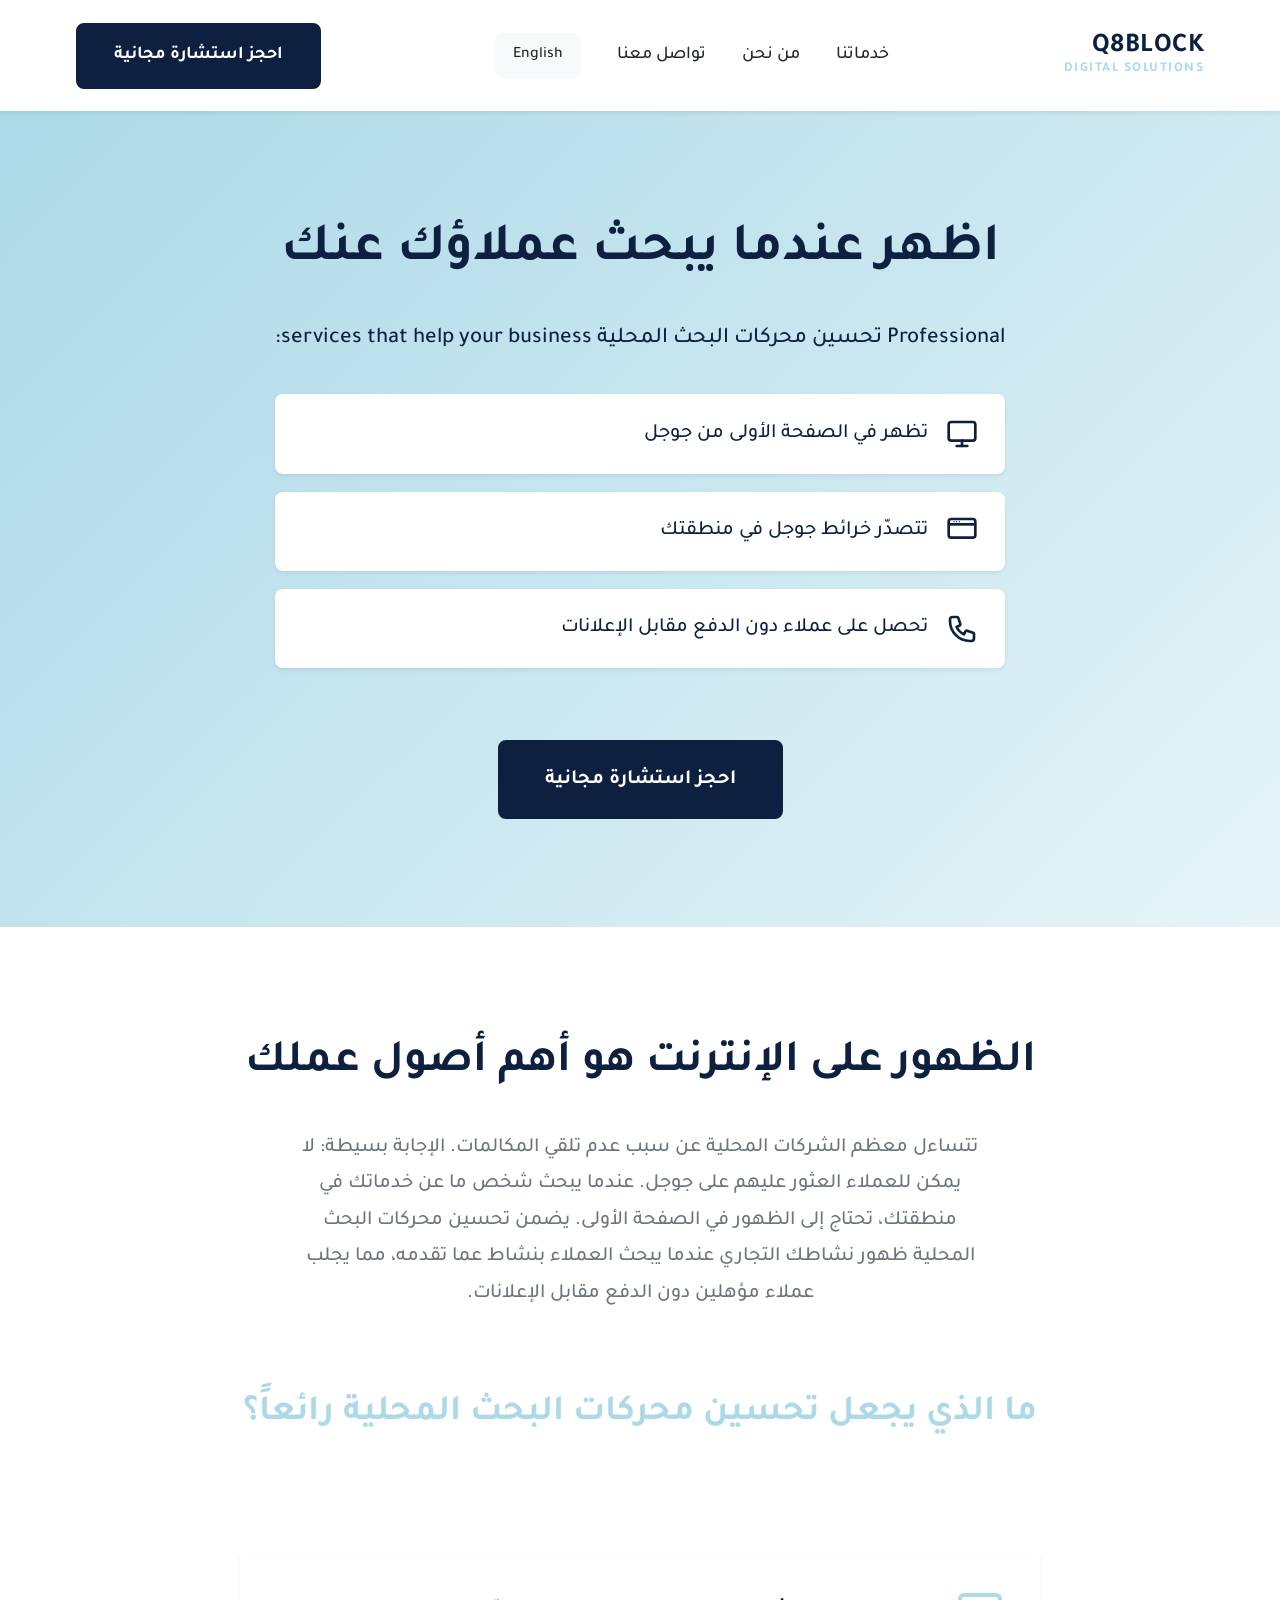
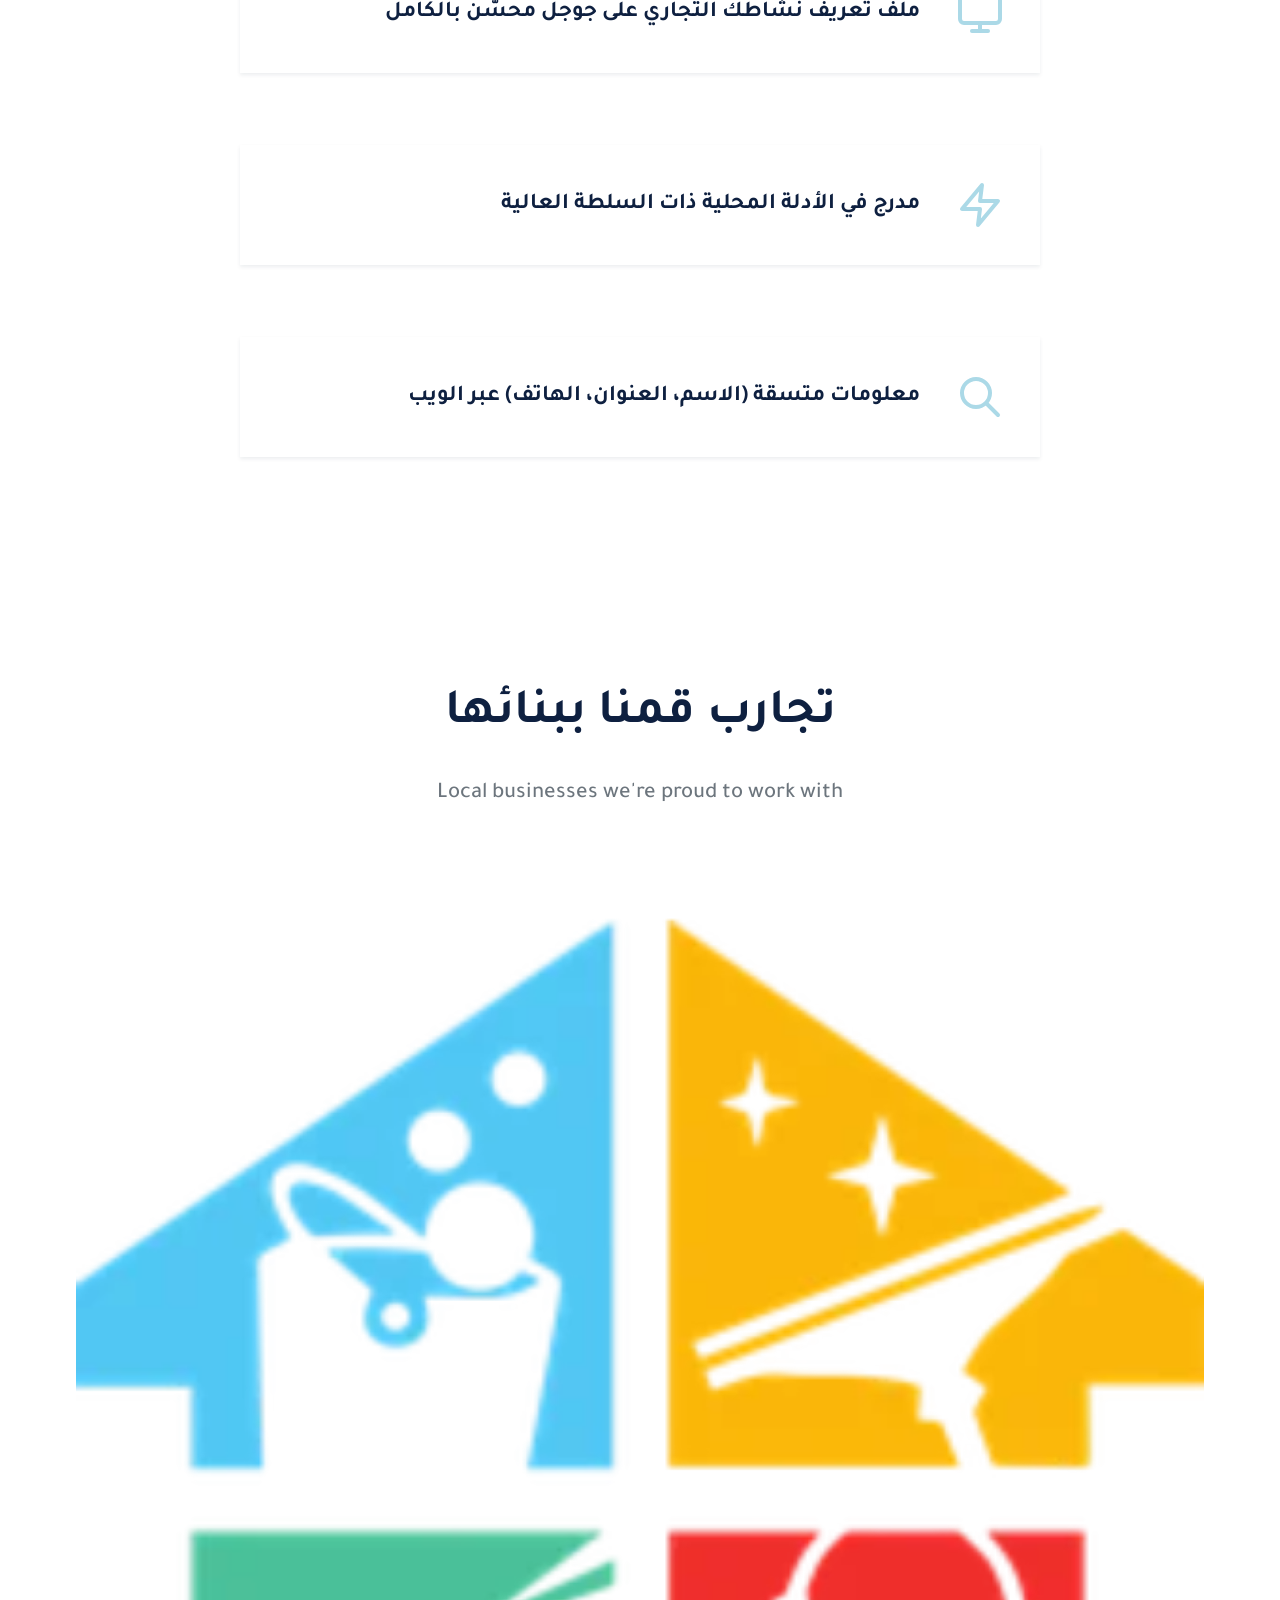
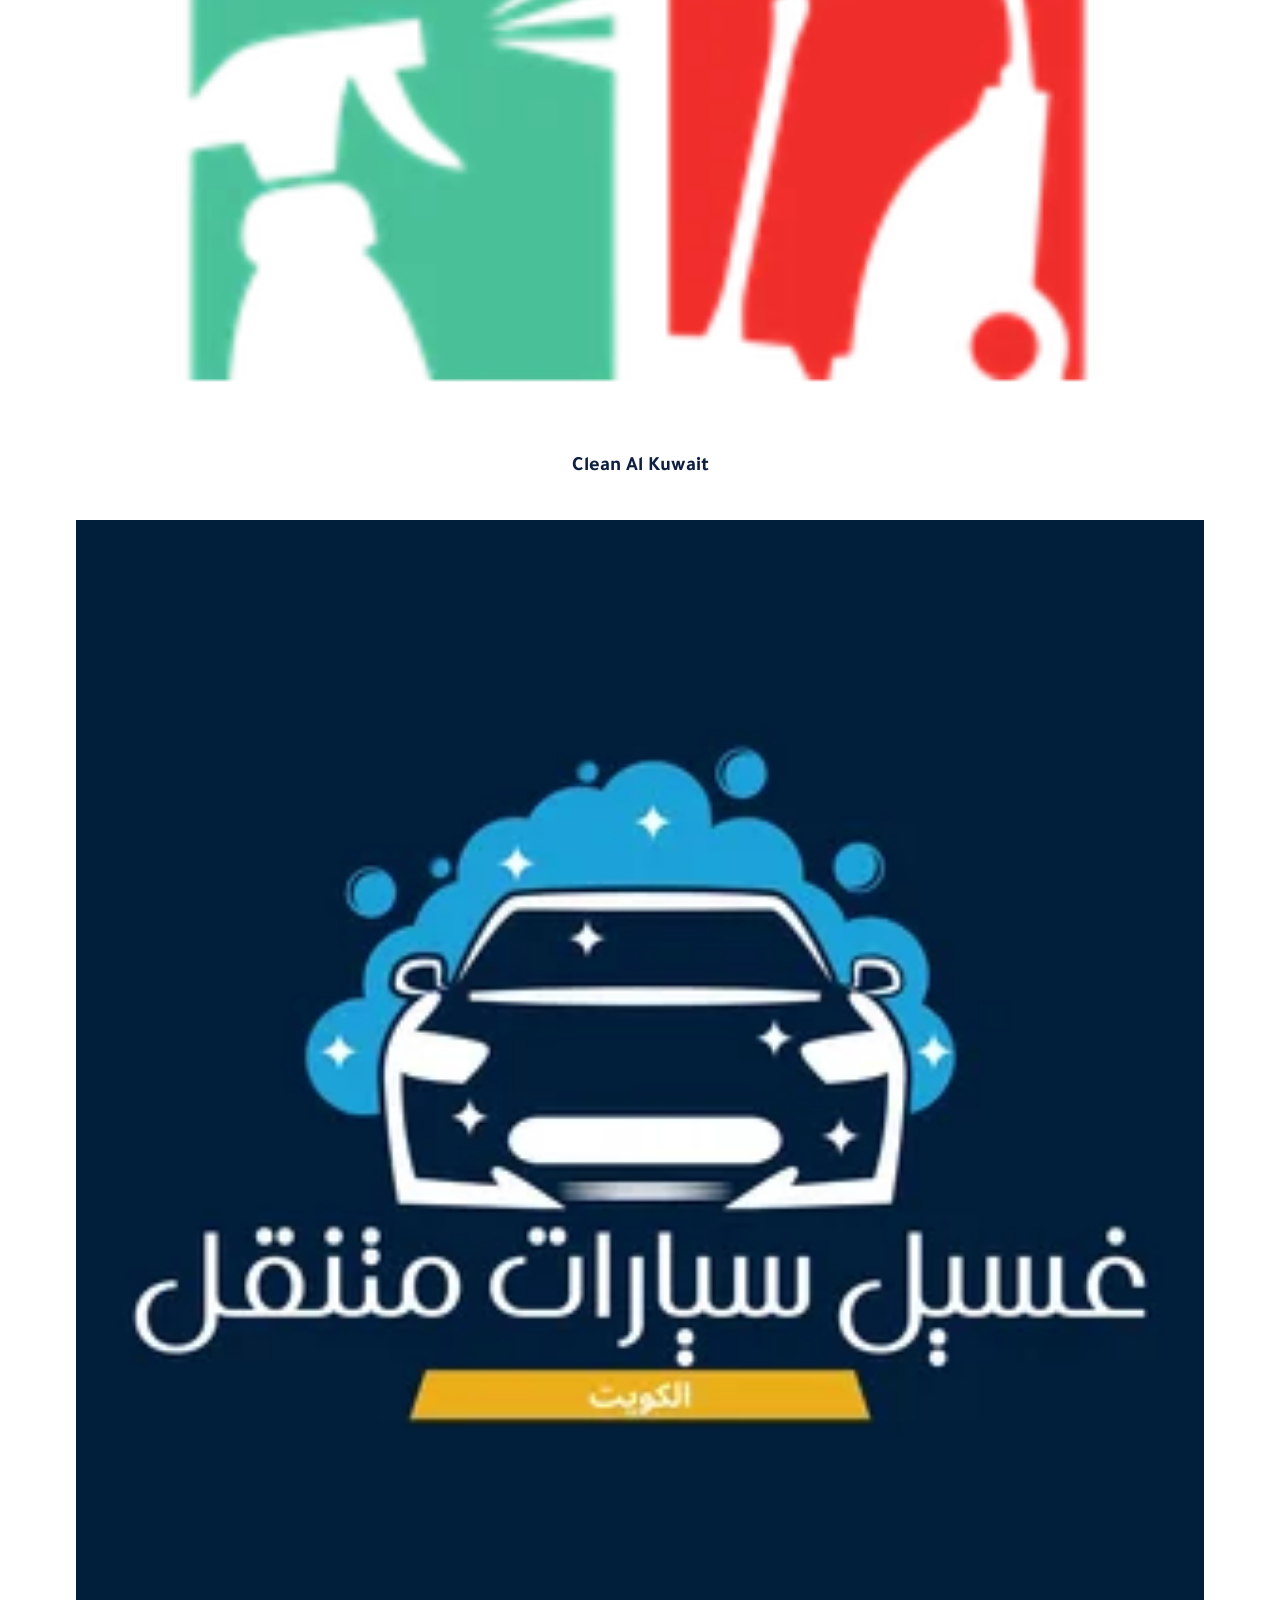
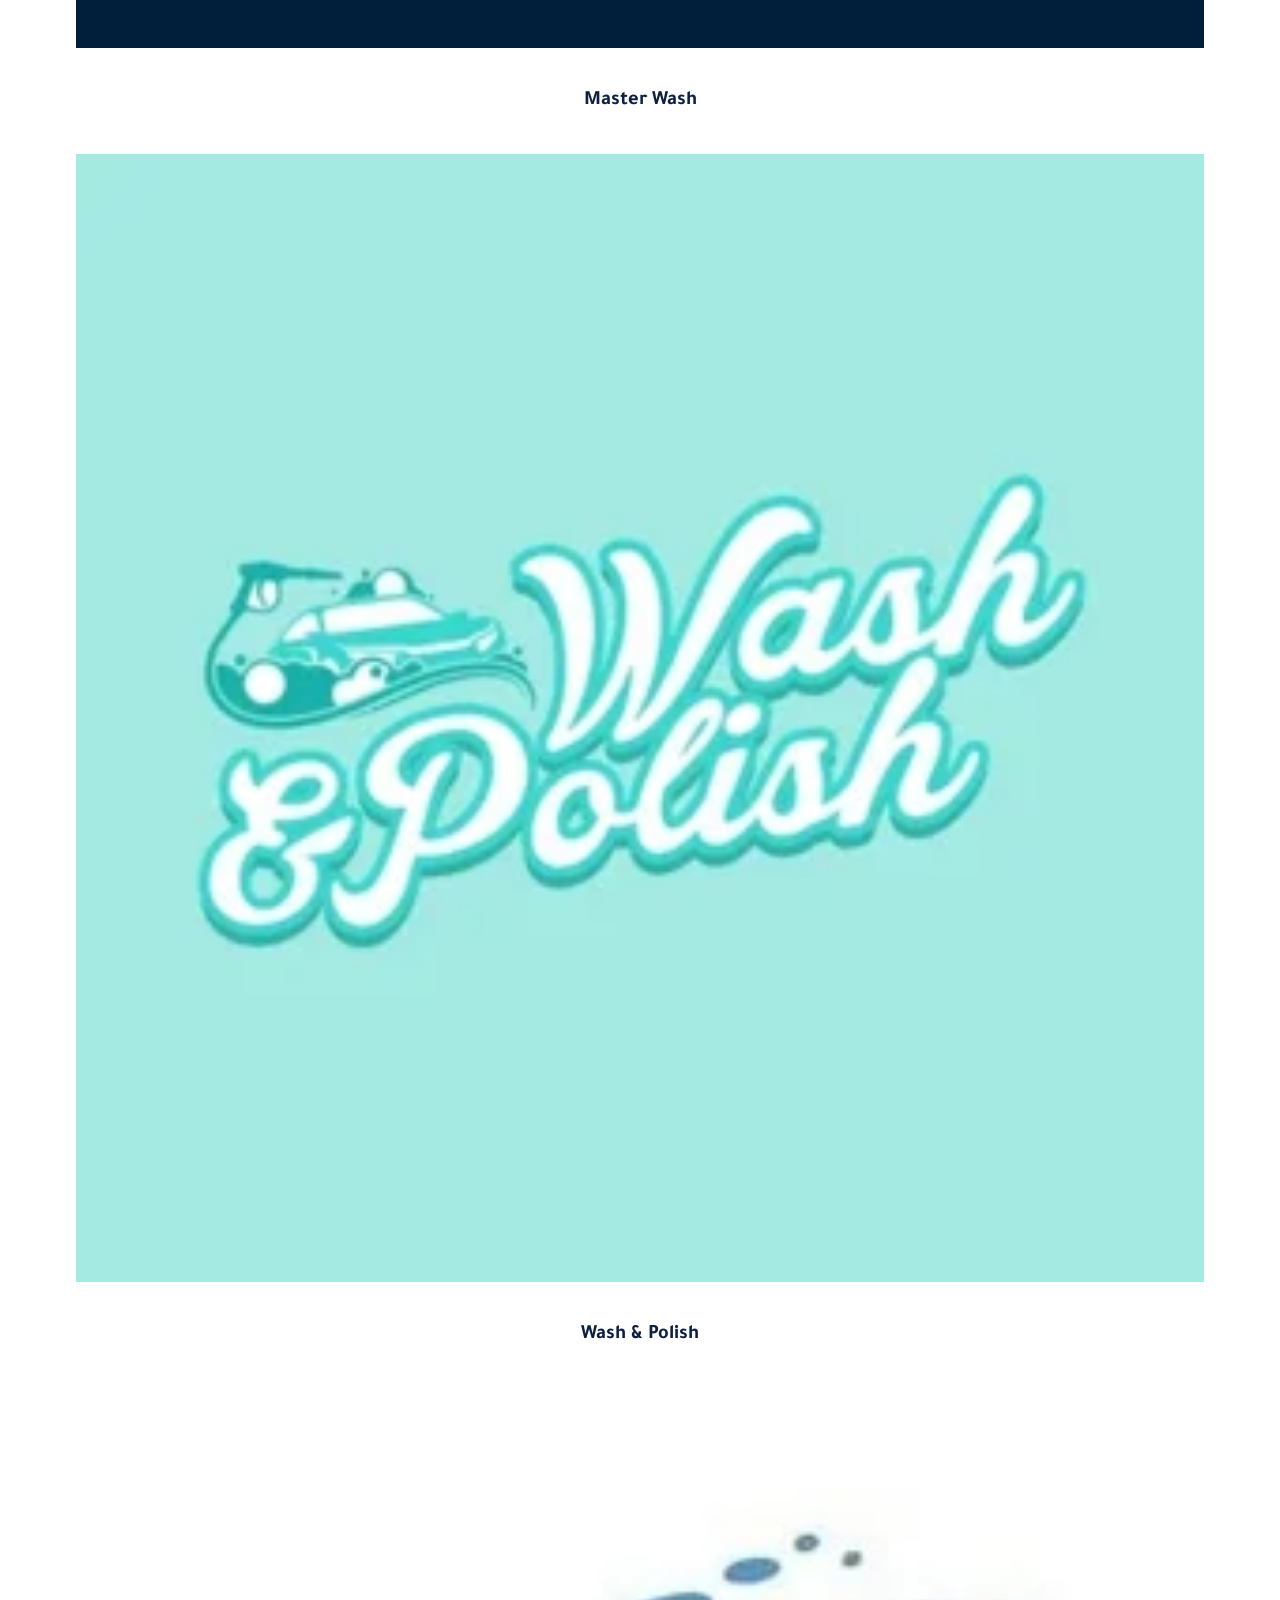
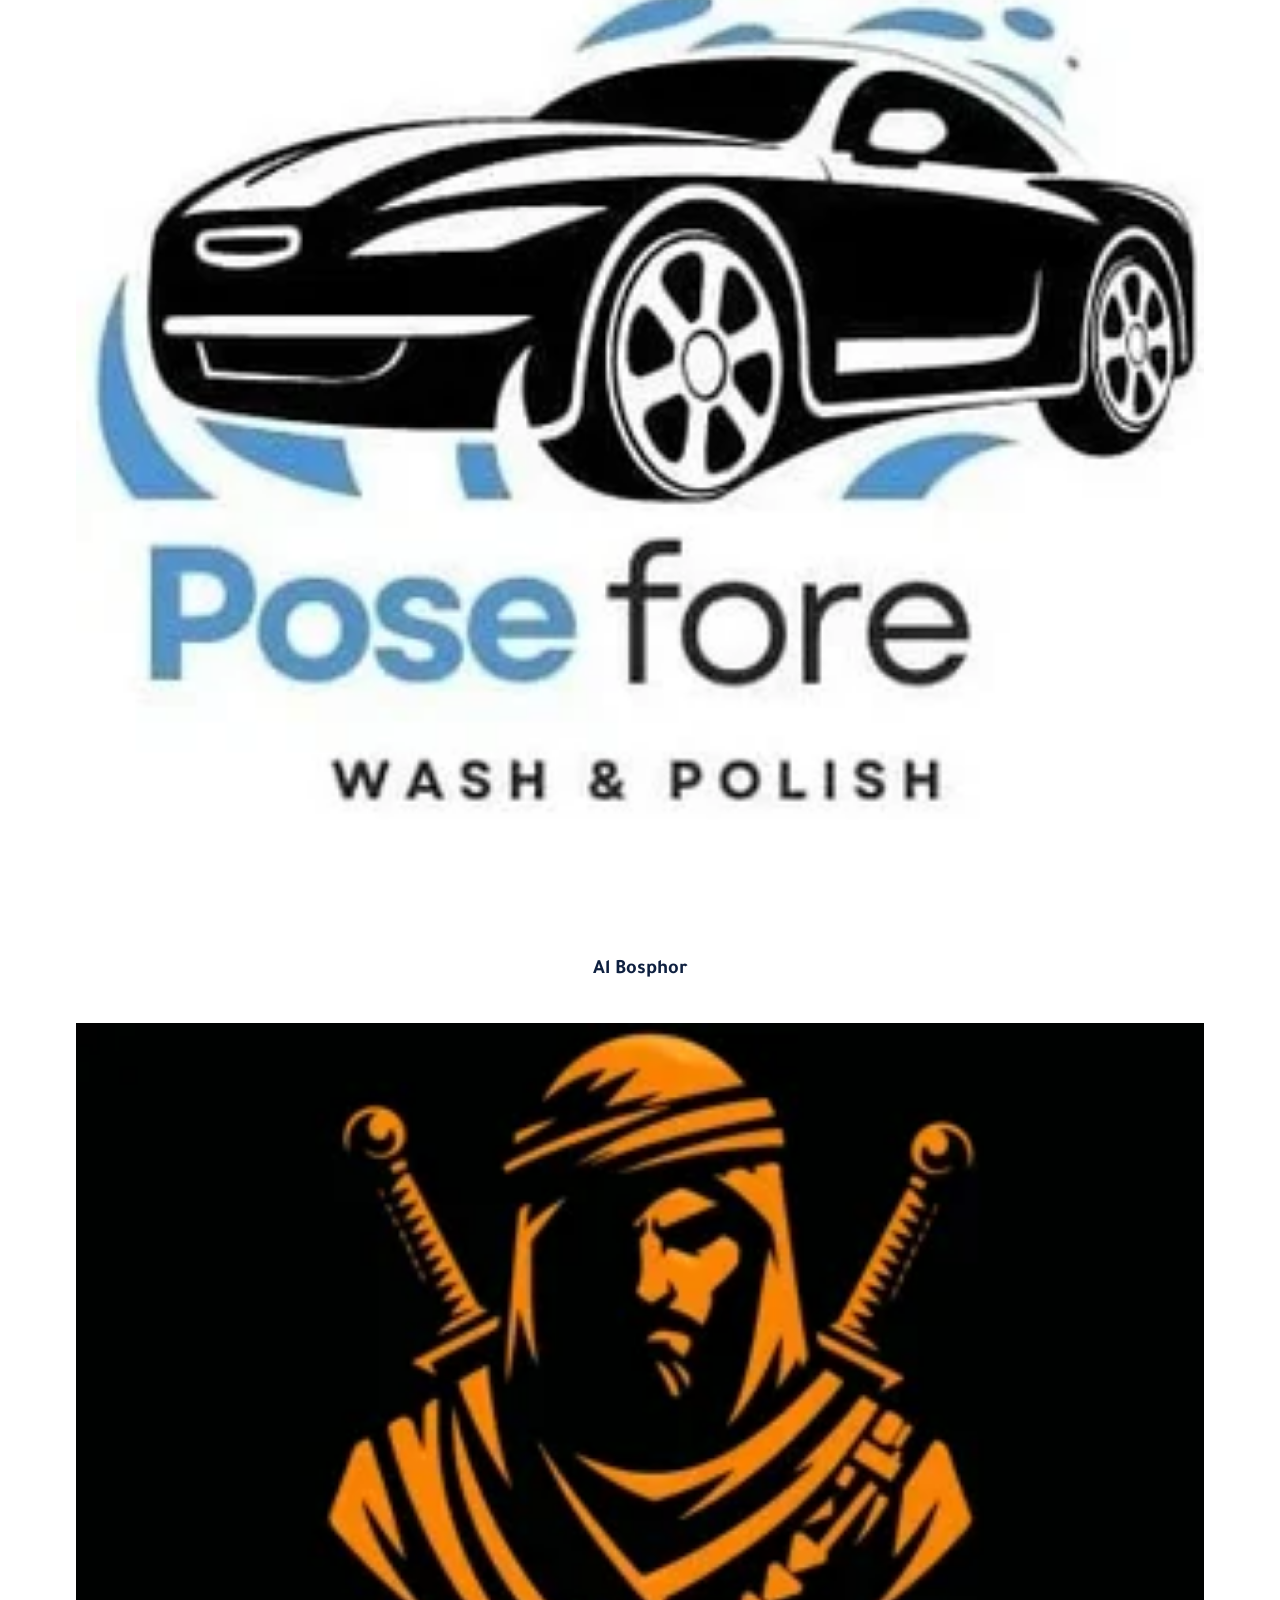
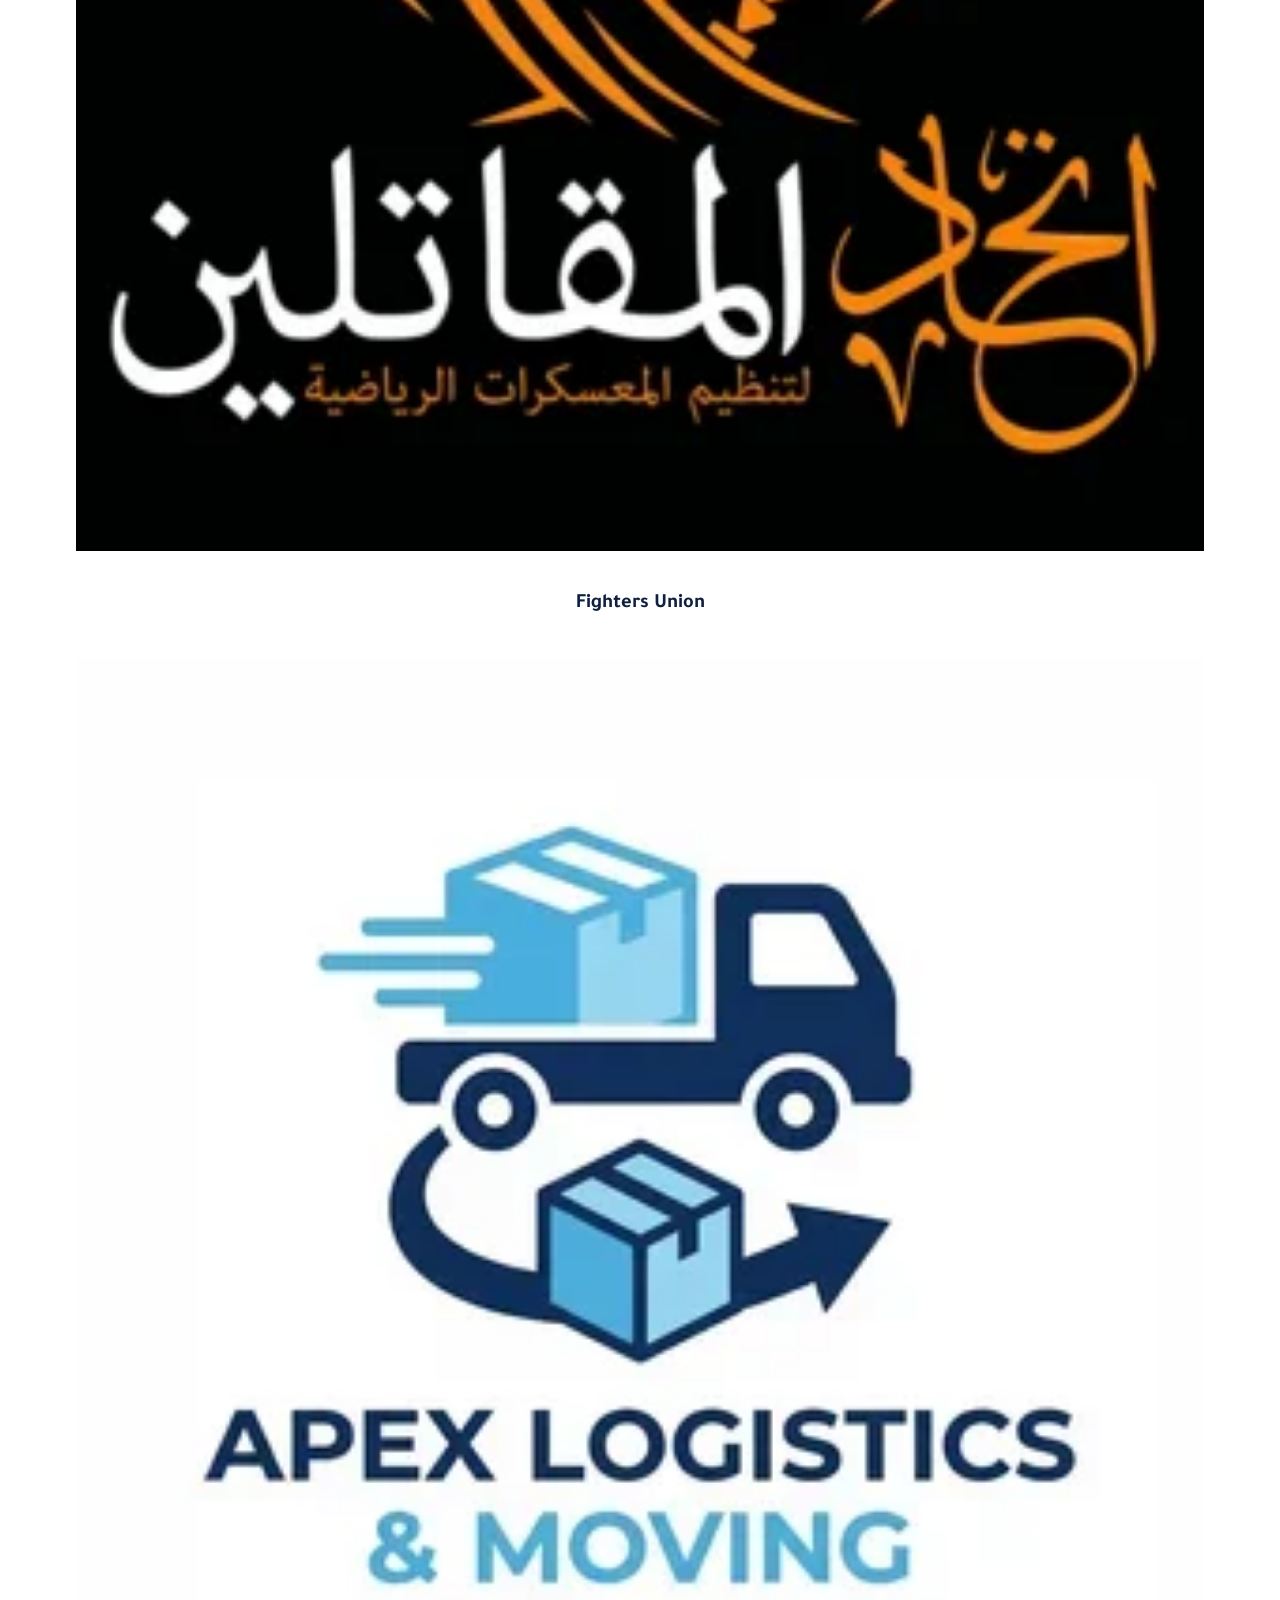
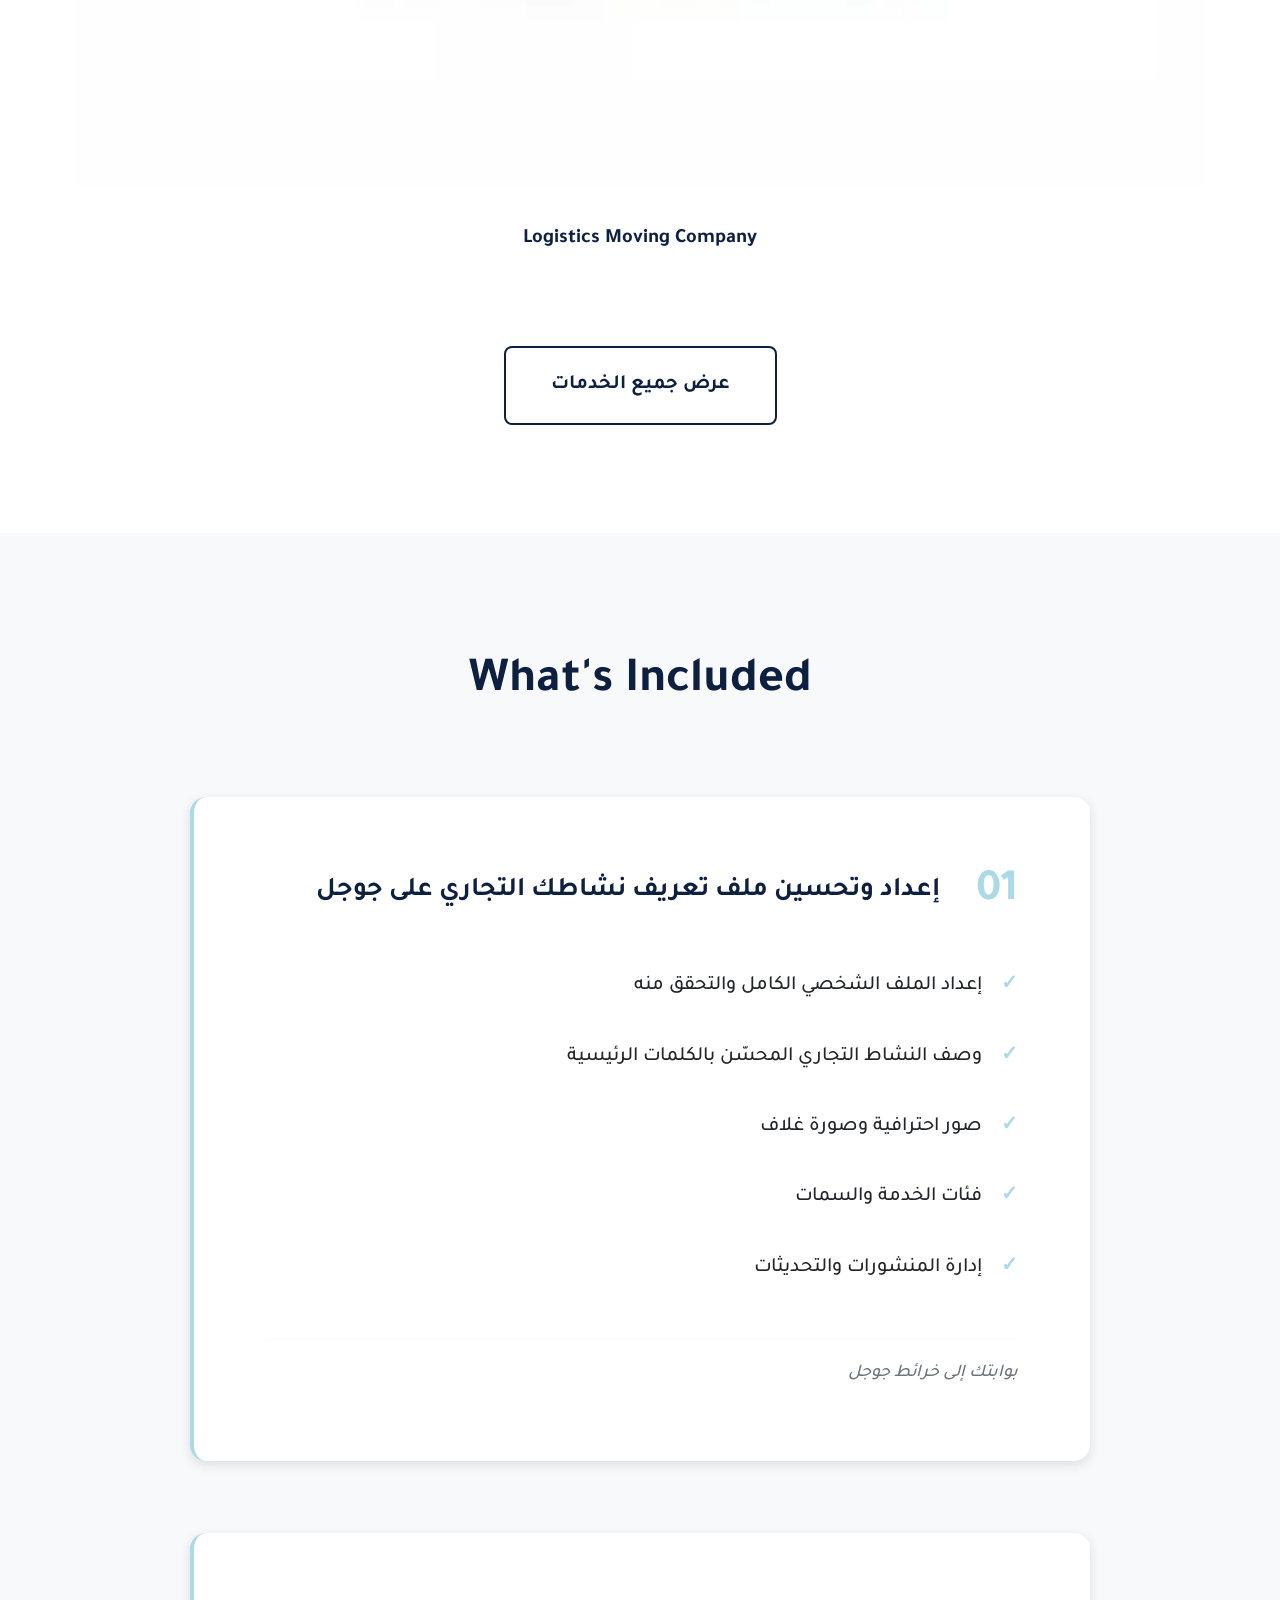
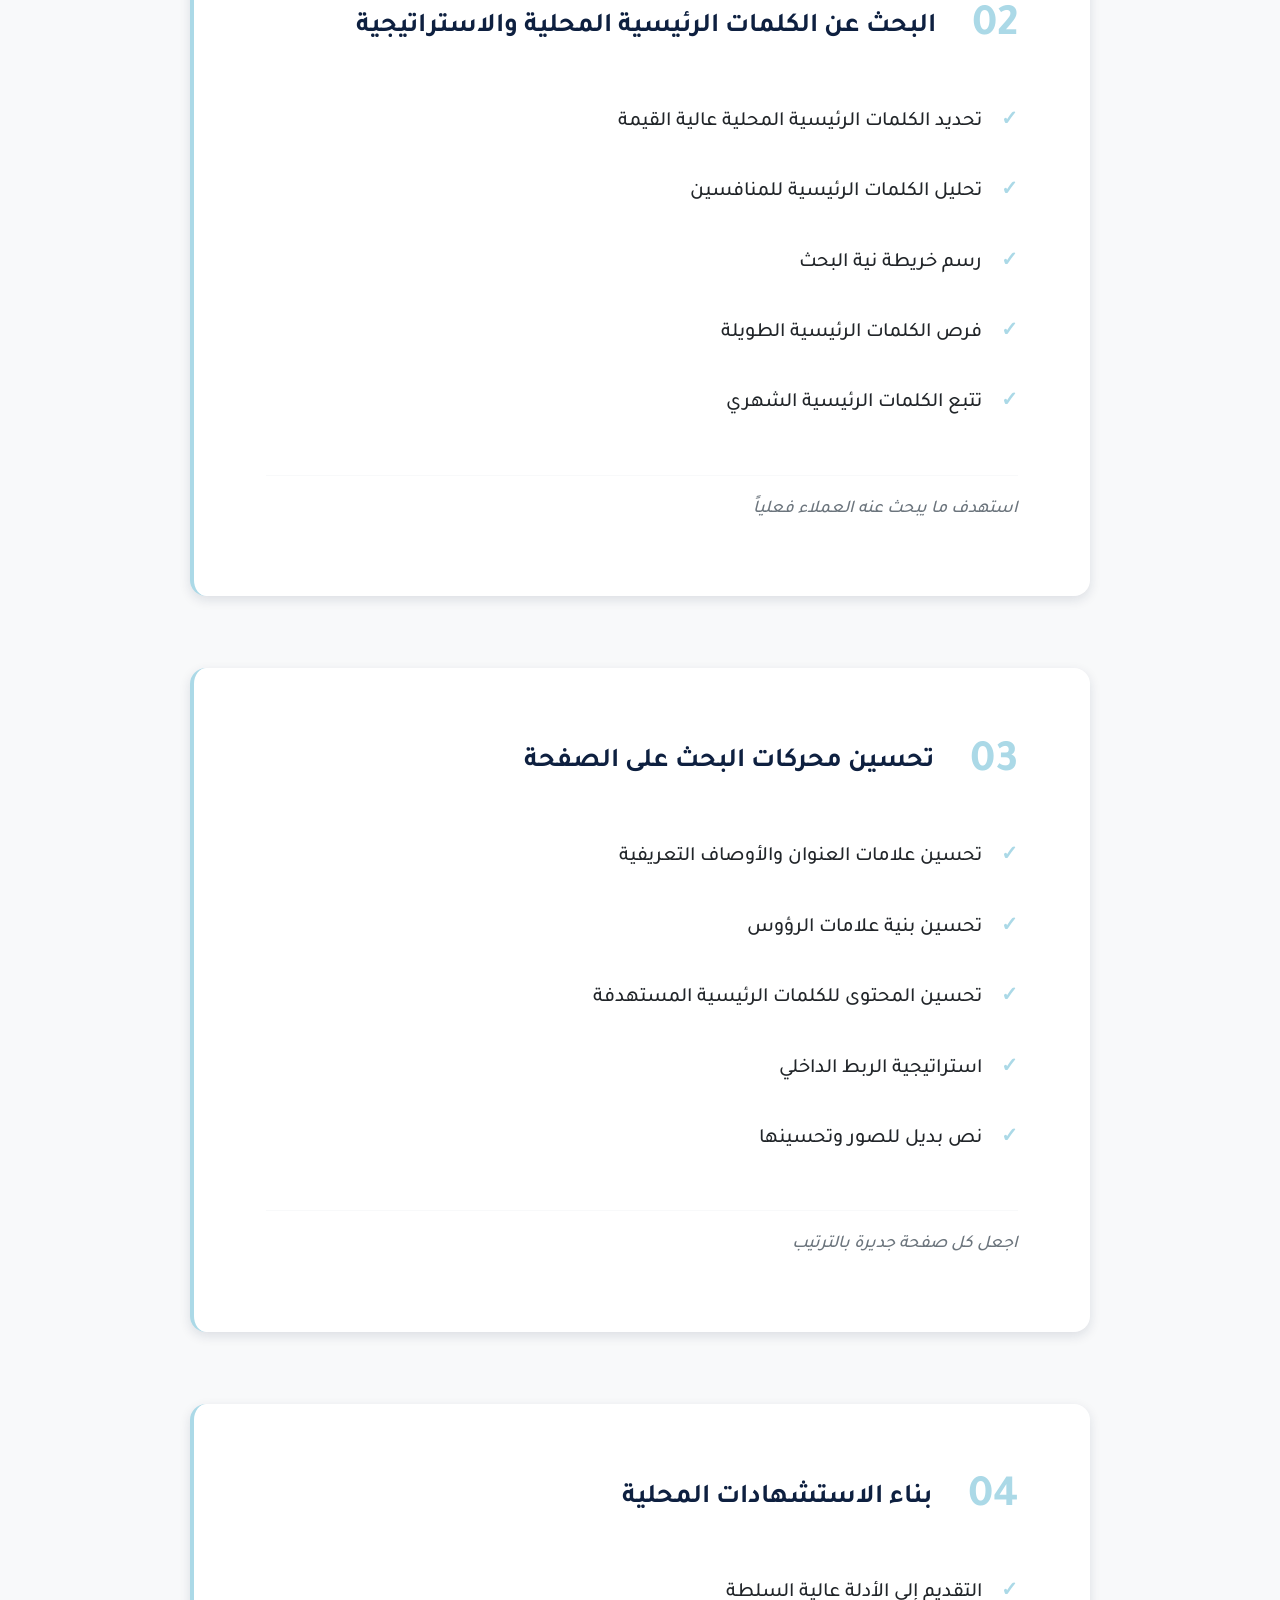
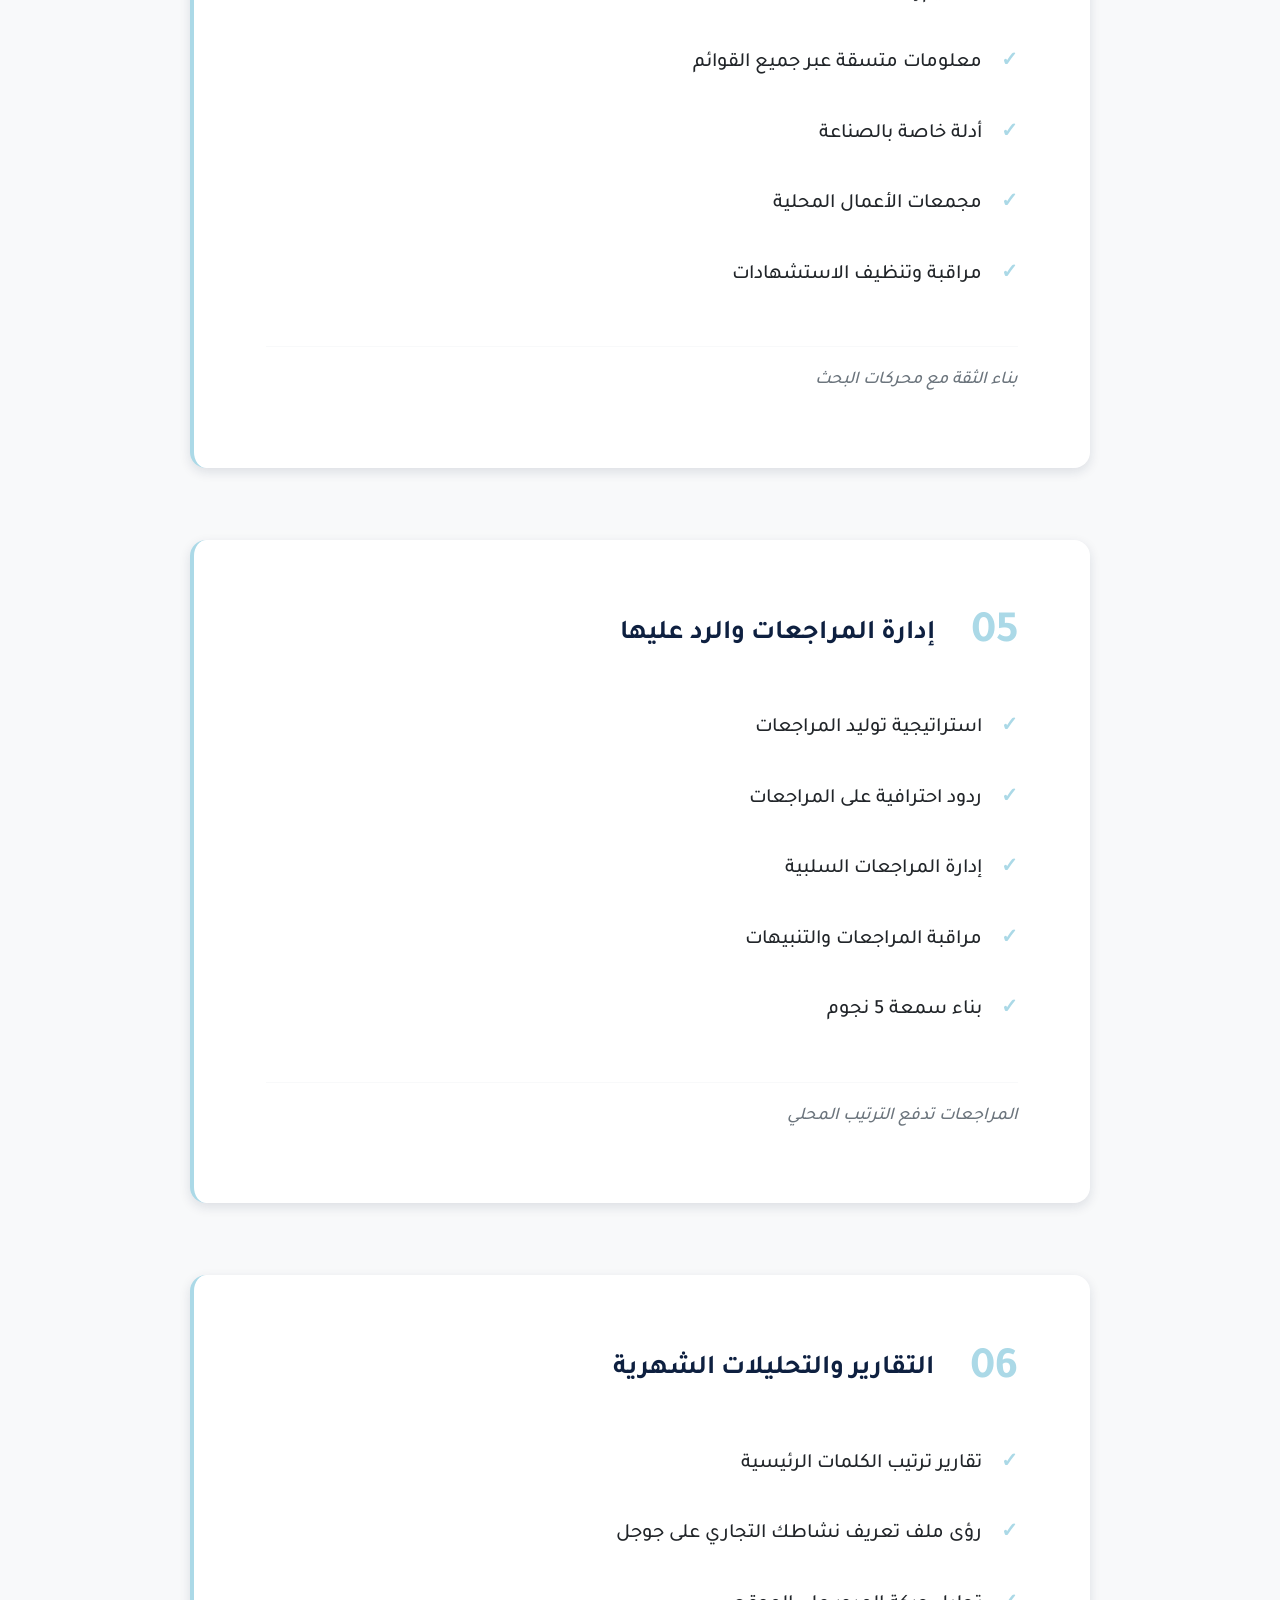
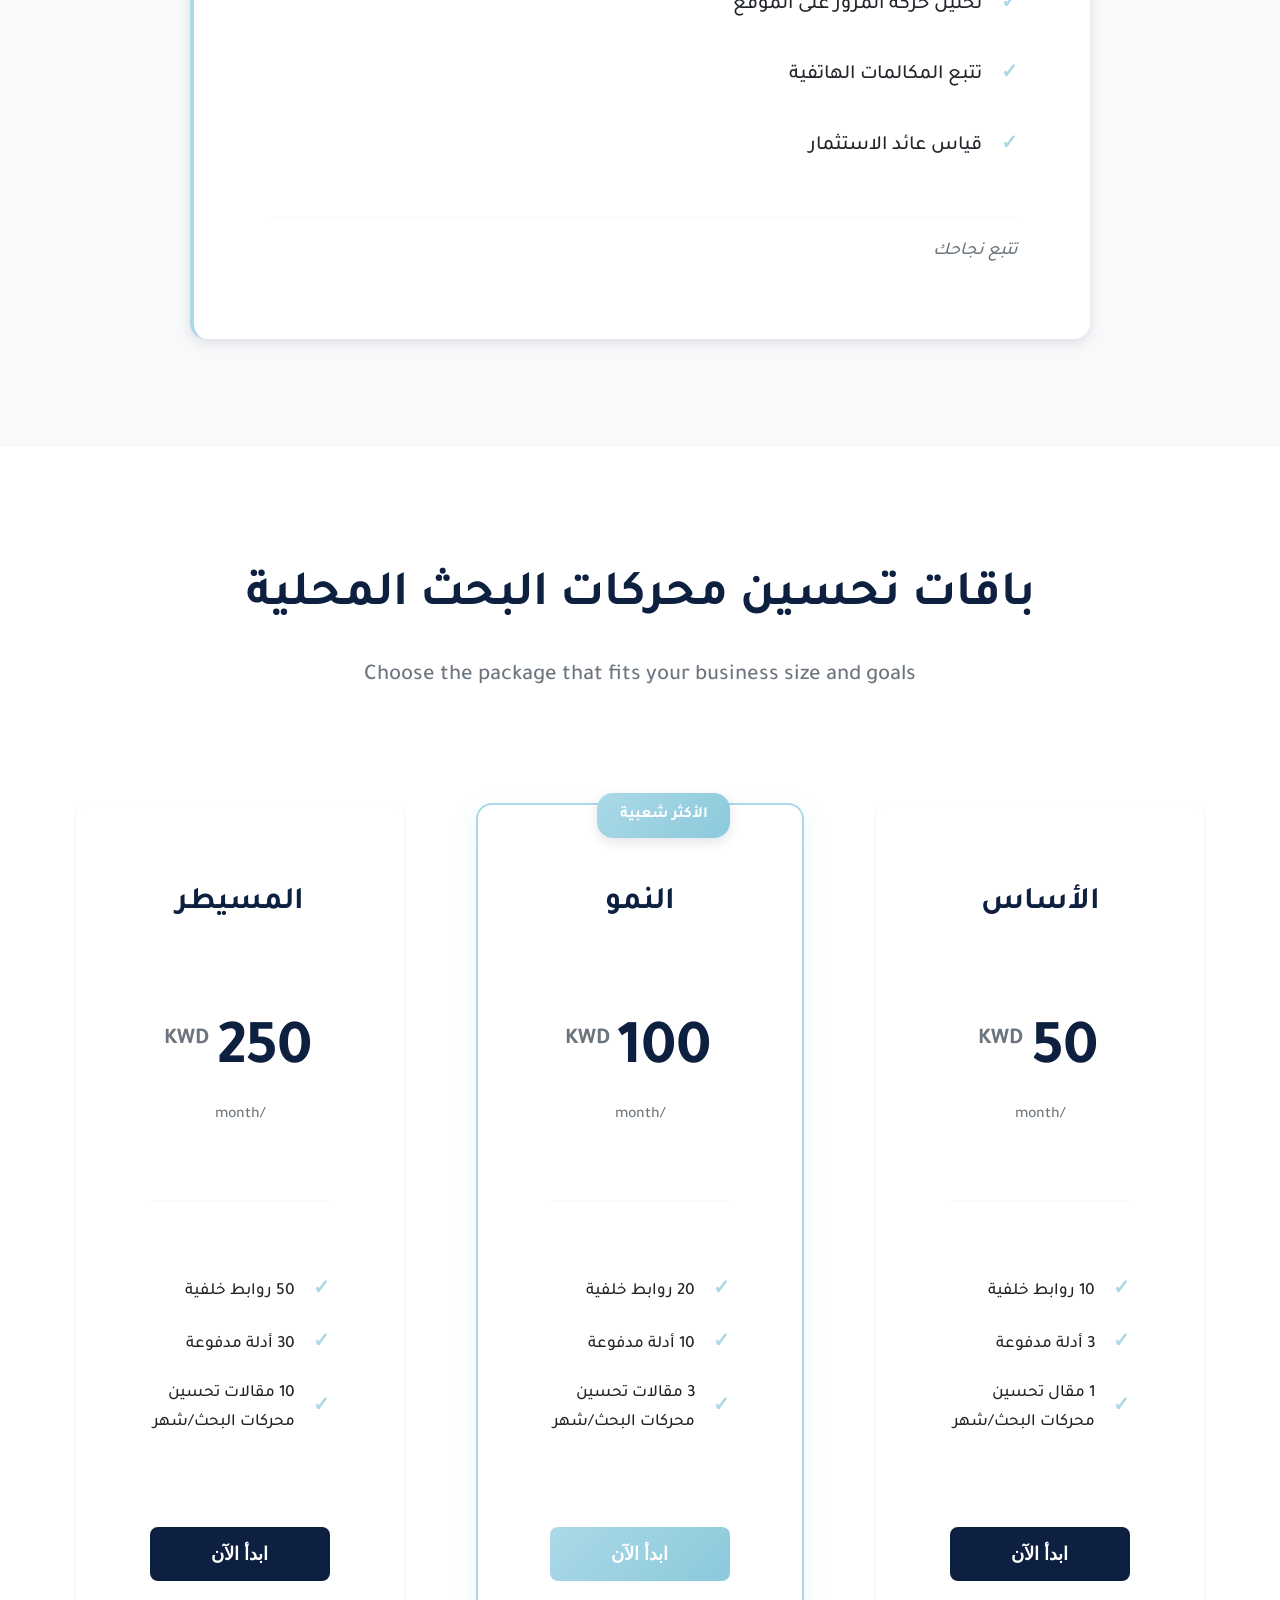
<file: services/local-seo.html>
<!DOCTYPE html>
<html lang="ar" dir="rtl">
<head>
    <meta charset="UTF-8">
    <meta name="viewport" content="width=device-width, initial-scale=1.0">
    
    <!-- Primary Meta Tags -->
    <title>خدمات تحسين محركات البحث المحلية في الكويت والخليج | Q8Block</title>
    <meta name="title" content="خدمات تحسين محركات البحث المحلية في الكويت والخليج | Q8Block">
    <meta name="description" content="خدمات تحسين محركات البحث المحلية في الكويت والخليج. اظهر في نتائج البحث المحلية وجذب المزيد من العملاء. استشارة مجانية متاحة.">
    <meta name="keywords" content="تحسين محركات البحث المحلية Kuwait, Google My Business Kuwait, local search optimization, SEO services Gulf, rank on Google Kuwait">
    
    <!-- Open Graph -->
    <meta property="og:type" content="website">
    <meta property="og:url" content="https://q8block.com/en/services/local-seo">
    <meta property="og:title" content="خدمات تحسين محركات البحث المحلية في الكويت والخليج | Q8Block">
    <meta property="og:description" content="خدمات تحسين محركات البحث المحلية الاحترافية لمساعدة نشاطك التجاري على الظهور في الصفحة الأولى من جوجل">
    
    <!-- Canonical & Alternate -->
    <link rel="canonical" href="https://q8block.com/en/services/local-seo">
    <link rel="alternate" hreflang="ar" href="https://q8block.com/en/services/local-seo">
    <link rel="alternate" hreflang="ar" href="https://q8block.com/services/local-seo">
    <link rel="alternate" hreflang="x-default" href="https://q8block.com/en/services/local-seo">
    
    <!-- Fonts -->
    <link rel="preconnect" href="https://fonts.googleapis.com">
    <link rel="preconnect" href="https://fonts.gstatic.com" crossorigin>
    <link href="https://fonts.googleapis.com/css2?family=Tajawal:wght@300;400;500;600;700;800&display=swap" rel="stylesheet">
    
    <!-- Stylesheet -->
    <link rel="stylesheet" href="/assets/css/styles.min.css">
    
    <!-- Service Schema Markup -->
    <script type="application/ld+json">
    {
      "@context": "https://schema.org",
      "@type": "Service",
      "@id": "https://q8block.com/en/services/local-seo",
      "serviceType": "تحسين محركات البحث المحلية",
      "name": "خدمات تحسين محركات البحث المحلية",
      "description": "خدمات تحسين محركات البحث المحلية الاحترافية لمساعدة الشركات على الحصول على ترتيب أعلى في نتائج البحث المحلية وخرائط جوجل. اظهر للعملاء الذين يبحثون عن خدماتك.",
      "provider": {
        "@type": "LocalBusiness",
        "@id": "https://q8block.com/#organization",
        "name": "Q8Block"
      },
      "areaServed": [
        {"@type": "Country", "name": "Kuwait"},
        {"@type": "Country", "name": "Saudi Arabia"},
        {"@type": "Country", "name": "United Arab Emirates"}
      ],
      "offers": {
        "@type": "Offer",
        "priceCurrency": "KWD",
        "price": "150",
        "priceSpecification": {
          "@type": "PriceSpecification",
          "minPrice": "150",
          "maxPrice": "400",
          "priceCurrency": "KWD"
        }
      }
    }
    </script>
</head>
<body>
    <!-- Header / Navigation -->
    <header class="header">
        <nav class="nav container">
            <div class="nav-brand">
                <a href="/" class="brand-link">
                    <div class="brand-text">
                        <span class="brand-name">Q8BLOCK</span>
                        <span class="brand-tagline">DIGITAL SOLUTIONS</span>
                    </div>
                </a>
            </div>
            <div class="nav-links">
                <a href="/services/" class="nav-link">خدماتنا</a>
                <a href="/about" class="nav-link">من نحن</a>
                <a href="/contact" class="nav-link">تواصل معنا</a>
                <a href="/services/local-seo" class="nav-link lang-switch">English</a>
            </div>
            <div class="nav-cta">
                <a href="/contact?service=seo" class="btn btn-primary">احجز استشارة مجانية</a>
            </div>
            <button class="mobile-menu-toggle" aria-label="Open menu">
                <span></span>
                <span></span>
                <span></span>
            </button>
        </nav>
    </header>

    <!-- Hero Section -->
    <section class="hero" style="min-height: 60vh; padding: 6rem 0;">
        <div class="container">
            <div class="hero-content">
                <h1 class="hero-title">اظهر عندما يبحث عملاؤك عنك</h1>
                <div class="hero-description">
                    <p class="hero-intro">Professional تحسين محركات البحث المحلية services that help your business:</p>
                    <ul class="hero-benefits">
                        <li class="benefit-item">
                            <svg class="benefit-icon" viewBox="0 0 24 24" fill="none" xmlns="http://www.w3.org/2000/svg">
                                <rect x="2" y="3" width="20" height="14" rx="2" stroke="currentColor" stroke-width="2"/>
                                <path d="M8 21H16" stroke="currentColor" stroke-width="2" stroke-linecap="round"/>
                                <path d="M12 17V21" stroke="currentColor" stroke-width="2" stroke-linecap="round"/>
                            </svg>
                            <span>تظهر في الصفحة الأولى من جوجل</span>
                        </li>
                        <li class="benefit-item">
                            <svg class="benefit-icon" viewBox="0 0 24 24" fill="none" xmlns="http://www.w3.org/2000/svg">
                                <rect x="2" y="3" width="20" height="14" rx="2" stroke="currentColor" stroke-width="2"/>
                                <path d="M2 7H22" stroke="currentColor" stroke-width="2"/>
                                <circle cx="6" cy="5" r="0.5" fill="currentColor"/>
                                <circle cx="8" cy="5" r="0.5" fill="currentColor"/>
                                <circle cx="10" cy="5" r="0.5" fill="currentColor"/>
                            </svg>
                            <span>تتصدّر خرائط جوجل في منطقتك</span>
                        </li>
                        <li class="benefit-item">
                            <svg class="benefit-icon" viewBox="0 0 24 24" fill="none" xmlns="http://www.w3.org/2000/svg">
                                <path d="M3 5C3 3.89543 3.89543 3 5 3H8.27924C8.70967 3 9.09181 3.27543 9.22792 3.68377L10.7257 8.17721C10.8831 8.64932 10.6694 9.16531 10.2243 9.38787L7.96701 10.5165C9.06925 12.9612 11.0388 14.9308 13.4835 16.033L14.6121 13.7757C14.8347 13.3306 15.3507 13.1169 15.8228 13.2743L20.3162 14.7721C20.7246 14.9082 21 15.2903 21 15.7208V19C21 20.1046 20.1046 21 19 21H18C9.71573 21 3 14.2843 3 6V5Z" stroke="currentColor" stroke-width="2" stroke-linecap="round" stroke-linejoin="round"/>
                            </svg>
                            <span>تحصل على عملاء دون الدفع مقابل الإعلانات</span>
                        </li>
                    </ul>
                </div>
                <div class="hero-cta">
                    <a href="/contact?service=seo" class="btn btn-primary btn-large">احجز استشارة مجانية</a>
                </div>
            </div>
        </div>
    </section>

    <!-- Value Section -->
    <section class="value-section" id="about">
        <div class="container">
            <div class="value-content-centered">
                <h2 class="value-title-centered">الظهور على الإنترنت هو أهم أصول عملك</h2>
                <p class="value-description">
                    تتساءل معظم الشركات المحلية عن سبب عدم تلقي المكالمات. الإجابة بسيطة: لا يمكن للعملاء العثور عليهم على جوجل. عندما يبحث شخص ما عن خدماتك في منطقتك، تحتاج إلى الظهور في الصفحة الأولى. يضمن تحسين محركات البحث المحلية ظهور نشاطك التجاري عندما يبحث العملاء بنشاط عما تقدمه، مما يجلب عملاء مؤهلين دون الدفع مقابل الإعلانات.
                </p>
                <h3 class="value-how-title">ما الذي يجعل تحسين محركات البحث المحلية رائعاً؟</h3>
                <ul class="value-points">
                    <li class="value-point fade-in" data-delay="0">
                        <svg class="value-icon" viewBox="0 0 24 24" fill="none" xmlns="http://www.w3.org/2000/svg">
                            <rect x="2" y="3" width="20" height="14" rx="2" stroke="currentColor" stroke-width="2"/>
                            <path d="M8 21H16" stroke="currentColor" stroke-width="2" stroke-linecap="round"/>
                            <path d="M12 17V21" stroke="currentColor" stroke-width="2" stroke-linecap="round"/>
                        </svg>
                        <span>ملف تعريف نشاطك التجاري على جوجل محسّن بالكامل</span>
                    </li>
                    <li class="value-point fade-in" data-delay="200">
                        <svg class="value-icon" viewBox="0 0 24 24" fill="none" xmlns="http://www.w3.org/2000/svg">
                            <path d="M13 2L3 14H12L11 22L21 10H12L13 2Z" stroke="currentColor" stroke-width="2" stroke-linecap="round" stroke-linejoin="round"/>
                        </svg>
                        <span>مدرج في الأدلة المحلية ذات السلطة العالية</span>
                    </li>
                    <li class="value-point fade-in" data-delay="400">
                        <svg class="value-icon" viewBox="0 0 24 24" fill="none" xmlns="http://www.w3.org/2000/svg">
                            <path d="M21 21L15 15M17 10C17 13.866 13.866 17 10 17C6.13401 17 3 13.866 3 10C3 6.13401 6.13401 3 10 3C13.866 3 17 6.13401 17 10Z" stroke="currentColor" stroke-width="2" stroke-linecap="round" stroke-linejoin="round"/>
                        </svg>
                        <span>معلومات متسقة (الاسم، العنوان، الهاتف) عبر الويب</span>
                    </li>
                </ul>
            </div>
        </div>
    </section>

    <!-- Portfolio Section -->
    <section class="portfolio-section">
        <div class="container">
            <div class="section-header">
                <h2 class="section-title">تجارب قمنا ببنائها</h2>
                <p class="section-description">Local businesses we're proud to work with</p>
            </div>
            <div class="portfolio-grid">
                <a href="https://kwtclean.com" target="_blank" rel="nofollow" class="portfolio-item">
                    <div class="portfolio-image">
                        <img src="/assets/images/portfolio/clean-al-kuwait.webp" alt="Clean Al Kuwait" loading="lazy">
                    </div>
                    <h3 class="portfolio-title">Clean Al Kuwait</h3>
                </a>
                <a href="https://carwashkw.com" target="_blank" rel="nofollow" class="portfolio-item">
                    <div class="portfolio-image">
                        <img src="/assets/images/portfolio/master-wash.webp" alt="Master Wash" loading="lazy">
                    </div>
                    <h3 class="portfolio-title">Master Wash</h3>
                </a>
                <a href="https://kwcarwash.com" target="_blank" rel="nofollow" class="portfolio-item">
                    <div class="portfolio-image">
                        <img src="/assets/images/portfolio/wash-polish.webp" alt="Wash & Polish" loading="lazy">
                    </div>
                    <h3 class="portfolio-title">Wash & Polish</h3>
                </a>
                <a href="https://q8carwash.com" target="_blank" rel="nofollow" class="portfolio-item">
                    <div class="portfolio-image">
                        <img src="/assets/images/portfolio/al-bosphor.webp" alt="Al Bosphor" loading="lazy">
                    </div>
                    <h3 class="portfolio-title">Al Bosphor</h3>
                </a>
                <a href="https://fightersunionkw.com/" target="_blank" rel="nofollow" class="portfolio-item">
                    <div class="portfolio-image">
                        <img src="/assets/images/portfolio/fighters-union.webp" alt="Fighters Union" loading="lazy">
                    </div>
                    <h3 class="portfolio-title">Fighters Union</h3>
                </a>
                <div class="portfolio-item">
                    <div class="portfolio-image">
                        <img src="/assets/images/portfolio/logistics-moving.webp" alt="Logistics Moving Company" loading="lazy">
                    </div>
                    <h3 class="portfolio-title">Logistics Moving Company</h3>
                </div>
            </div>
            <div style="text-align: center; margin-top: 3rem;">
                <a href="/services/" class="btn btn-secondary btn-large">عرض جميع الخدمات</a>
            </div>
        </div>
    </section>

    <!-- Services Section -->
    <section class="services-section" id="services">
        <div class="container">
            <div class="section-header">
                <h2 class="section-title">What's Included</h2>
            </div>
            <div class="services-detailed">
                <!-- الميزة 1 -->
                <div class="service-detail-card fade-in-on-scroll">
                    <div class="service-detail-header">
                        <div class="service-detail-number">01</div>
                        <h3 class="service-detail-title">إعداد وتحسين ملف تعريف نشاطك التجاري على جوجل</h3>
                    </div>
                    <ul class="service-detail-list">
                        <li>إعداد الملف الشخصي الكامل والتحقق منه</li>
                        <li>وصف النشاط التجاري المحسّن بالكلمات الرئيسية</li>
                        <li>صور احترافية وصورة غلاف</li>
                        <li>فئات الخدمة والسمات</li>
                        <li>إدارة المنشورات والتحديثات</li>
                    </ul>
                    <p class="service-detail-summary">بوابتك إلى خرائط جوجل</p>
                </div>

                <!-- الميزة 2 -->
                <div class="service-detail-card fade-in-on-scroll">
                    <div class="service-detail-header">
                        <div class="service-detail-number">02</div>
                        <h3 class="service-detail-title">البحث عن الكلمات الرئيسية المحلية والاستراتيجية</h3>
                    </div>
                    <ul class="service-detail-list">
                        <li>تحديد الكلمات الرئيسية المحلية عالية القيمة</li>
                        <li>تحليل الكلمات الرئيسية للمنافسين</li>
                        <li>رسم خريطة نية البحث</li>
                        <li>فرص الكلمات الرئيسية الطويلة</li>
                        <li>تتبع الكلمات الرئيسية الشهري</li>
                    </ul>
                    <p class="service-detail-summary">استهدف ما يبحث عنه العملاء فعلياً</p>
                </div>

                <!-- الميزة 3 -->
                <div class="service-detail-card fade-in-on-scroll">
                    <div class="service-detail-header">
                        <div class="service-detail-number">03</div>
                        <h3 class="service-detail-title">تحسين محركات البحث على الصفحة</h3>
                    </div>
                    <ul class="service-detail-list">
                        <li>تحسين علامات العنوان والأوصاف التعريفية</li>
                        <li>تحسين بنية علامات الرؤوس</li>
                        <li>تحسين المحتوى للكلمات الرئيسية المستهدفة</li>
                        <li>استراتيجية الربط الداخلي</li>
                        <li>نص بديل للصور وتحسينها</li>
                    </ul>
                    <p class="service-detail-summary">اجعل كل صفحة جديرة بالترتيب</p>
                </div>

                <!-- الميزة 4 -->
                <div class="service-detail-card fade-in-on-scroll">
                    <div class="service-detail-header">
                        <div class="service-detail-number">04</div>
                        <h3 class="service-detail-title">بناء الاستشهادات المحلية</h3>
                    </div>
                    <ul class="service-detail-list">
                        <li>التقديم إلى الأدلة عالية السلطة</li>
                        <li>معلومات متسقة عبر جميع القوائم</li>
                        <li>أدلة خاصة بالصناعة</li>
                        <li>مجمعات الأعمال المحلية</li>
                        <li>مراقبة وتنظيف الاستشهادات</li>
                    </ul>
                    <p class="service-detail-summary">بناء الثقة مع محركات البحث</p>
                </div>

                <!-- الميزة 5 -->
                <div class="service-detail-card fade-in-on-scroll">
                    <div class="service-detail-header">
                        <div class="service-detail-number">05</div>
                        <h3 class="service-detail-title">إدارة المراجعات والرد عليها</h3>
                    </div>
                    <ul class="service-detail-list">
                        <li>استراتيجية توليد المراجعات</li>
                        <li>ردود احترافية على المراجعات</li>
                        <li>إدارة المراجعات السلبية</li>
                        <li>مراقبة المراجعات والتنبيهات</li>
                        <li>بناء سمعة 5 نجوم</li>
                    </ul>
                    <p class="service-detail-summary">المراجعات تدفع الترتيب المحلي</p>
                </div>

                <!-- الميزة 6 -->
                <div class="service-detail-card fade-in-on-scroll">
                    <div class="service-detail-header">
                        <div class="service-detail-number">06</div>
                        <h3 class="service-detail-title">التقارير والتحليلات الشهرية</h3>
                    </div>
                    <ul class="service-detail-list">
                        <li>تقارير ترتيب الكلمات الرئيسية</li>
                        <li>رؤى ملف تعريف نشاطك التجاري على جوجل</li>
                        <li>تحليل حركة المرور على الموقع</li>
                        <li>تتبع المكالمات الهاتفية</li>
                        <li>قياس عائد الاستثمار</li>
                    </ul>
                    <p class="service-detail-summary">تتبع نجاحك</p>
                </div>
            </div>
        </div>
    </section>

    <!-- Pricing Section -->
    <section class="pricing-section" id="pricing">
        <div class="container">
            <div class="section-header">
                <h2 class="section-title">باقات تحسين محركات البحث المحلية</h2>
                <p class="section-description">Choose the package that fits your business size and goals</p>
            </div>

            <div class="pricing-cards">
                <!-- Starter Package -->
                <div class="pricing-card fade-in-on-scroll">
                    <div class="pricing-card-header">
                        <h3 class="pricing-card-title">الأساس</h3>
                    </div>
                    <div class="pricing-card-price">
                        <span class="price-currency">KWD</span>
                        <span class="price-amount">50</span>
                        <span class="price-period">/month</span>
                    </div>
                    <div class="pricing-card-highlights">
                        <div class="highlight-item">
                            <span class="highlight-icon">✓</span>
                            <span>10 روابط خلفية</span>
                        </div>
                        <div class="highlight-item">
                            <span class="highlight-icon">✓</span>
                            <span>3 أدلة مدفوعة</span>
                        </div>
                        <div class="highlight-item">
                            <span class="highlight-icon">✓</span>
                            <span>1 مقال تحسين محركات البحث/شهر</span>
                        </div>
                    </div>
                    <button class="pricing-cta-button" onclick="window.location.href='/contact?service=seo'">ابدأ الآن</button>
                </div>

                <!-- النمو Package (الميزةd) -->
                <div class="pricing-card pricing-card-featured fade-in-on-scroll">
                    <div class="pricing-badge">الأكثر شعبية</div>
                    <div class="pricing-card-header">
                        <h3 class="pricing-card-title">النمو</h3>
                    </div>
                    <div class="pricing-card-price">
                        <span class="price-currency">KWD</span>
                        <span class="price-amount">100</span>
                        <span class="price-period">/month</span>
                    </div>
                    <div class="pricing-card-highlights">
                        <div class="highlight-item">
                            <span class="highlight-icon">✓</span>
                            <span>20 روابط خلفية</span>
                        </div>
                        <div class="highlight-item">
                            <span class="highlight-icon">✓</span>
                            <span>10 أدلة مدفوعة</span>
                        </div>
                        <div class="highlight-item">
                            <span class="highlight-icon">✓</span>
                            <span>3 مقالات تحسين محركات البحث/شهر</span>
                        </div>
                    </div>
                    <button class="pricing-cta-button pricing-cta-featured" onclick="window.location.href='/contact?service=seo'">ابدأ الآن</button>
                </div>

                <!-- Accelerator Package -->
                <div class="pricing-card fade-in-on-scroll">
                    <div class="pricing-card-header">
                        <h3 class="pricing-card-title">المسيطر</h3>
                    </div>
                    <div class="pricing-card-price">
                        <span class="price-currency">KWD</span>
                        <span class="price-amount">250</span>
                        <span class="price-period">/month</span>
                    </div>
                    <div class="pricing-card-highlights">
                        <div class="highlight-item">
                            <span class="highlight-icon">✓</span>
                            <span>50 روابط خلفية</span>
                        </div>
                        <div class="highlight-item">
                            <span class="highlight-icon">✓</span>
                            <span>30 أدلة مدفوعة</span>
                        </div>
                        <div class="highlight-item">
                            <span class="highlight-icon">✓</span>
                            <span>10 مقالات تحسين محركات البحث/شهر</span>
                        </div>
                    </div>
                    <button class="pricing-cta-button" onclick="window.location.href='/contact?service=seo'">ابدأ الآن</button>
                </div>
            </div>

            <!-- مقارنة الباقات Table -->
            <div class="comparison-table-wrapper">
                <h3 class="comparison-title">مقارنة الباقات</h3>
                
                <table class="comparison-table">
                    <thead>
                        <tr>
                            <th>الميزة</th>
                            <th>الأساس</th>
                            <th class="featured-col">النمو</th>
                            <th>المسيطر</th>
                        </tr>
                    </thead>
                    <tbody>
                        <!-- ميزات SEO الأساسية -->
                        <tr class="table-category">
                            <td colspan="4">ميزات SEO الأساسية</td>                       </tr>
                        <tr>
                            <td>روابط خلفية عالية الجودة</td>
                            <td>10</td>
                            <td class="featured-col">20</td>
                            <td>50</td>
                        </tr>
                        <tr>
                            <td>أدلة مدفوعة ذات سلطة عالية</td>
                            <td>3</td>
                            <td class="featured-col">10</td>
                            <td>30</td>
                        </tr>
                        <tr>
                            <td>مقالات تحسين محركات البحث شهريًا</td>
                            <td>1 مقال</td>
                            <td class="featured-col">3 مقالs</td>
                            <td>10 مقالs</td>
                        </tr>
                        <tr>
                            <td>إعداد وتحسين ملف تعريف نشاطك التجاري على جوجل</td>
                            <td><span class="check">✔</span></td>
                            <td class="featured-col"><span class="check">✔</span></td>
                            <td><span class="check">✔</span></td>
                        </tr>
                        <tr>
                            <td>البحث عن الكلمات الرئيسية المحلية والاستراتيجية</td>
                            <td><span class="check">✔</span></td>
                            <td class="featured-col"><span class="check">✔</span></td>
                            <td><span class="check">✔</span></td>
                        </tr>
                        
                        <!-- تحسين محركات البحث على الصفحة -->
                        <tr class="category-row">
                            <td colspan="4">تحسين محركات البحث على الصفحة</td>
                        </tr>
                        <tr>
                            <td>تحسين علامة العنوان</td>
                            <td><span class="check">✔</span></td>
                            <td class="featured-col"><span class="check">✔</span></td>
                            <td><span class="check">✔</span></td>
                        </tr>
                        <tr>
                            <td>تحسين الوصف التعريفي</td>
                            <td><span class="check">✔</span></td>
                            <td class="featured-col"><span class="check">✔</span></td>
                            <td><span class="check">✔</span></td>
                        </tr>
                        <tr>
                            <td>تحسين بنية العناوين (H1–H3)</td>
                            <td><span class="check">✔</span></td>
                            <td class="featured-col"><span class="check">✔</span></td>
                            <td><span class="check">✔</span></td>
                        </tr>
                        <tr>
                            <td>تحسين النص البديل للصور</td>
                            <td><span class="check">✔</span></td>
                            <td class="featured-col"><span class="check">✔</span></td>
                            <td><span class="check">✔</span></td>
                        </tr>
                        <tr>
                            <td>تحسين الربط الداخلي</td>
                            <td><span class="check">✔</span></td>
                            <td class="featured-col"><span class="check">✔</span></td>
                            <td><span class="check">✔</span></td>
                        </tr>
                        <tr>
                            <td>تطبيق ترميز المخطط</td>
                            <td><span class="dash">—</span></td>
                            <td class="featured-col"><span class="check">✔</span></td>
                            <td><span class="check">✔</span></td>
                        </tr>
                        
                        <!-- تحسين محركات البحث التقني -->
                        <tr class="category-row">
                            <td colspan="4">تحسين محركات البحث التقني</td>
                        </tr>
                        <tr>
                            <td>تحسين خريطة الموقع XML</td>
                            <td><span class="check">✔</span></td>
                            <td class="featured-col"><span class="check">✔</span></td>
                            <td><span class="check">✔</span></td>
                        </tr>
                        <tr>
                            <td>تكوين Robots.txt</td>
                            <td><span class="check">✔</span></td>
                            <td class="featured-col"><span class="check">✔</span></td>
                            <td><span class="check">✔</span></td>
                        </tr>
                        <tr>
                            <td>تكامل Search Console</td>
                            <td><span class="check">✔</span></td>
                            <td class="featured-col"><span class="check">✔</span></td>
                            <td><span class="check">✔</span></td>
                        </tr>
                        <tr>
                            <td>تحسين سرعة الصفحة</td>
                            <td><span class="dash">—</span></td>
                            <td class="featured-col"><span class="check">✔</span></td>
                            <td><span class="check">✔</span></td>
                        </tr>
                        
                        <!-- التقارير والإدارة -->
                        <tr class="category-row">
                            <td colspan="4">التقارير والإدارة</td>
                        </tr>
                        <tr>
                            <td>تقارير الترتيب الشهرية</td>
                            <td><span class="check">✔</span></td>
                            <td class="featured-col"><span class="check">✔</span></td>
                            <td><span class="check">✔</span></td>
                        </tr>
                        <tr>
                            <td>إدارة المراجعات والرد عليها</td>
                            <td><span class="dash">—</span></td>
                            <td class="featured-col"><span class="check">✔</span></td>
                            <td><span class="check">✔</span></td>
                        </tr>
                        <tr>
                            <td>تحليل المنافسين</td>
                            <td><span class="dash">—</span></td>
                            <td class="featured-col"><span class="check">✔</span></td>
                            <td><span class="check">✔</span></td>
                        </tr>
                        <tr>
                            <td>تحديثات الترتيب الأسبوعية</td>
                            <td><span class="dash">—</span></td>
                            <td class="featured-col"><span class="dash">—</span></td>
                            <td><span class="check">✔</span></td>
                        </tr>
                        <tr>
                            <td>دعم تحسين محركات البحث متعدد المواقع</td>
                            <td><span class="dash">—</span></td>
                            <td class="featured-col"><span class="dash">—</span></td>
                            <td><span class="check">✔</span></td>
                        </tr>
                        <tr>
                            <td>دعم ذو أولوية</td>
                            <td><span class="dash">—</span></td>
                            <td class="featured-col"><span class="dash">—</span></td>
                            <td><span class="check">✔</span></td>
                        </tr>
                    </tbody>
                </table>
            </div>
        </div>
    </section>

    <!-- Testimonials Section -->
    <section class="testimonials-section" id="testimonials">
        <div class="container">
            <div class="section-header">
                <h2 class="section-title">ماذا يقول عملاؤنا</h2>
            </div>
            
            <!-- Google Rating Badge -->
            <div class="google-rating-badge">
                <a href="https://share.google/sRLs90XWW1ewyhL3a" target="_blank" rel="noopener" class="google-rating-link">
                    <svg width="32" height="32" viewBox="0 0 24 24" fill="none" xmlns="http://www.w3.org/2000/svg" class="google-logo">
                        <path d="M22.56 12.25c0-.78-.07-1.53-.2-2.25H12v4.26h5.92c-.26 1.37-1.04 2.53-2.21 3.31v2.77h3.57c2.08-1.92 3.28-4.74 3.28-8.09z" fill="#4285F4"/>
                        <path d="M12 23c2.97 0 5.46-.98 7.28-2.66l-3.57-2.77c-.98.66-2.23 1.06-3.71 1.06-2.86 0-5.29-1.93-6.16-4.53H2.18v2.84C3.99 20.53 7.7 23 12 23z" fill="#34A853"/>
                        <path d="M5.84 14.09c-.22-.66-.35-1.36-.35-2.09s.13-1.43.35-2.09V7.07H2.18C1.43 8.55 1 10.22 1 12s.43 3.45 1.18 4.93l2.85-2.22.81-.62z" fill="#FBBC05"/>
                        <path d="M12 5.38c1.62 0 3.06.56 4.21 1.64l3.15-3.15C17.45 2.09 14.97 1 12 1 7.7 1 3.99 3.47 2.18 7.07l3.66 2.84c.87-2.6 3.3-4.53 6.16-4.53z" fill="#EA4335"/>
                    </svg>
                    <div class="google-stars">
                        <span>★</span><span>★</span><span>★</span><span>★</span><span>★</span>
                    </div>
                    <span class="rating-number">5.0</span>
                </a>
            </div>

            <!-- Testimonials Grid -->
            <div class="testimonials-grid">
                <div class="testimonial-card fade-in-on-scroll">
                    <div class="testimonial-stars">
                        <span>★</span><span>★</span><span>★</span><span>★</span><span>★</span>
                    </div>
                    <p class="testimonial-text">"قاموا ببناء موقع إلكتروني لنا وإعداد إعلانات جوجل. النتيجة؟ المزيد من المكالمات والعملاء الجدد. فريق محترف يفهم السوق المحلي."</p>
                    <div class="testimonial-author">
                        <strong>Ahmed M.</strong>
                        <span>صاحب صالون حلاقة</span>
                    </div>
                </div>

                <div class="testimonial-card fade-in-on-scroll">
                    <div class="testimonial-stars">
                        <span>★</span><span>★</span><span>★</span><span>★</span><span>★</span>
                    </div>
                    <p class="testimonial-text">"ساعدوني في الظهور في بحث جوجل عندما يبحث الناس عن خدماتي. موقع سريع، محسّن للجوال. أنصح به بشدة."</p>
                    <div class="testimonial-author">
                        <strong>Fatima A.</strong>
                        <span>مدير مطعم</span>
                    </div>
                </div>

                <div class="testimonial-card fade-in-on-scroll">
                    <div class="testimonial-stars">
                        <span>★</span><span>★</span><span>★</span><span>★</span><span>★</span>
                    </div>
                    <p class="testimonial-text">"Q8Block team understood my needs quickly. They built me a website and set up ads that bring calls. Excellent service."</p>
                    <div class="testimonial-author">
                        <strong>Khaled S.</strong>
                        <span>Auto Workshop Owner</span>
                    </div>
                </div>
            </div>
        </div>
    </section>

    <!-- FAQ Section -->
    <section class="faq-section" id="faq">
        <div class="container">
            <div class="faq-header">
                <h2 class="faq-title">الأسئلة الشائعة</h2>
                <p class="faq-description">Common questions about our تحسين محركات البحث المحلية service</p>
            </div>
            <div class="faq-container">
                <div class="faq-item">
                    <button class="faq-question" aria-expanded="false">
                        <span class="faq-question-text">ما هو تحسين محركات البحث المحلية ولماذا أحتاجه؟</span>
                        <svg class="faq-icon" viewBox="0 0 24 24" fill="none" xmlns="http://www.w3.org/2000/svg">
                            <path d="M6 9L12 15L18 9" stroke="currentColor" stroke-width="2" stroke-linecap="round" stroke-linejoin="round"/>
                        </svg>
                    </button>
                    <div class="faq-answer">
                        <p class="faq-answer-text">تحسين محركات البحث المحلية helps your business appear when customers search for your services in your area. When someone searches "car wash near me" or "restaurant in Kuwait", تحسين محركات البحث المحلية ensures your business shows up. It's essential because most customers find local businesses through Google search and Maps.</p>
                    </div>
                </div>

                <div class="faq-item">
                    <button class="faq-question" aria-expanded="false">
                        <span class="faq-question-text">How long does it take to see results from تحسين محركات البحث المحلية?</span>
                        <svg class="faq-icon" viewBox="0 0 24 24" fill="none" xmlns="http://www.w3.org/2000/svg">
                            <path d="M6 9L12 15L18 9" stroke="currentColor" stroke-width="2" stroke-linecap="round" stroke-linejoin="round"/>
                        </svg>
                    </button>
                    <div class="faq-answer">
                        <p class="faq-answer-text">You'll typically see initial improvements in 2-3 months, with significant results in 4-6 months. تحسين محركات البحث المحلية is a long-term strategy, not a quick fix. The good news is that once you rank well, you'll continue getting customers without paying for ads.</p>
                    </div>
                </div>

                <div class="faq-item">
                    <button class="faq-question" aria-expanded="false">
                        <span class="faq-question-text">هل أحتاج إلى موقع إلكتروني لتحسين محركات البحث المحلية؟</span>
                        <svg class="faq-icon" viewBox="0 0 24 24" fill="none" xmlns="http://www.w3.org/2000/svg">
                            <path d="M6 9L12 15L18 9" stroke="currentColor" stroke-width="2" stroke-linecap="round" stroke-linejoin="round"/>
                        </svg>
                    </button>
                    <div class="faq-answer">
                        <p class="faq-answer-text">While you can rank on Google Maps without a website, having one significantly improves your rankings and credibility. We recommend pairing تحسين محركات البحث المحلية with our Website Development service for best results.</p>
                    </div>
                </div>

                <div class="faq-item">
                    <button class="faq-question" aria-expanded="false">
                        <span class="faq-question-text">ما الفرق بين تحسين محركات البحث المحلية وإعلانات جوجل؟</span>
                        <svg class="faq-icon" viewBox="0 0 24 24" fill="none" xmlns="http://www.w3.org/2000/svg">
                            <path d="M6 9L12 15L18 9" stroke="currentColor" stroke-width="2" stroke-linecap="round" stroke-linejoin="round"/>
                        </svg>
                    </button>
                    <div class="faq-answer">
                        <p class="faq-answer-text">إعلانات جوجل gives you instant visibility but stops when you stop paying. تحسين محركات البحث المحلية takes longer but brings continuous organic traffic without ongoing ad costs. We recommend using both: ads for immediate results while building long-term SEO.</p>
                    </div>
                </div>

                <div class="faq-item">
                    <button class="faq-question" aria-expanded="false">
                        <span class="faq-question-text">Can you guarantee first page rankings on Google?</span>
                        <svg class="faq-icon" viewBox="0 0 24 24" fill="none" xmlns="http://www.w3.org/2000/svg">
                            <path d="M6 9L12 15L18 9" stroke="currentColor" stroke-width="2" stroke-linecap="round" stroke-linejoin="round"/>
                        </svg>
                    </button>
                    <div class="faq-answer">
                        <p class="faq-answer-text">No one can ethically guarantee specific rankings as Google's algorithm constantly changes. However, we use proven strategies that have consistently ranked our clients on the first page for their target keywords. We focus on sustainable, white-hat SEO practices.</p>
                    </div>
                </div>

                <div class="faq-item">
                    <button class="faq-question" aria-expanded="false">
                        <span class="faq-question-text">Will my website work on mobile phones?</span>
                        <svg class="faq-icon" viewBox="0 0 24 24" fill="none" xmlns="http://www.w3.org/2000/svg">
                            <path d="M6 9L12 15L18 9" stroke="currentColor" stroke-width="2" stroke-linecap="round" stroke-linejoin="round"/>
                        </svg>
                    </button>
                    <div class="faq-answer">
                        <p class="faq-answer-text">Absolutely! All our websites are mobile-first, meaning they're designed for phones first, then adapted for tablets and desktops. Most of your customers will visit from mobile, so this is critical.</p>
                    </div>
                </div>
            </div>
        </div>
    </section>

    <!-- Consultation Form Section -->
    <section class="consultation-section" id="consultation">
        <div class="container">
            <div class="consultation-content">
                <h2 class="consultation-title">احجز استشارتك المجانية</h2>
                <p class="consultation-description">دعنا نناقش نشاطك التجاري وكيف يمكننا مساعدتك في النمو مع تحسين محركات البحث المحلية.</p>
                <form class="consultation-form" id="consultationForm">
                    <div class="form-group">
                        <label for="name">الاسم الكامل</label>
                        <input type="text" id="name" name="name" required placeholder="أدخل اسمك الكامل">
                    </div>
                    <div class="form-group">
                        <label for="phone">رقم الهاتف</label>
                        <input type="tel" id="phone" name="phone" required placeholder="مثال: 94139666">
                    </div>
                    <div class="form-group">
                        <label for="business">نوع العمل</label>
                        <input type="text" id="business" name="business" required placeholder="مثال: مطعم، صالون، ورشة">
                    </div>
                    <div class="form-group">
                        <label for="message">رسالتك (اختياري)</label>
                        <textarea id="message" name="message" rows="4" placeholder="أخبرنا المزيد عن نشاطك التجاري واحتياجاتك"></textarea>
                    </div>
                    <button type="submit" class="btn btn-primary btn-large btn-block">إرسال الطلب</button>
                </form>
            </div>
        </div>
    </section>

    <!-- Footer -->
    <footer class="footer">
        <div class="container">
            <div class="footer-grid">
                <div class="footer-brand">
                    <div class="footer-brand-text">
                        <span class="footer-brand-name">Q8BLOCK</span>
                        <span class="footer-brand-subtitle">DIGITAL SOLUTIONS</span>
                    </div>
                    <a href="https://share.google/Hi6OENtATwRxOIzvb" target="_blank" rel="noopener noreferrer" class="footer-directions-link">
                        <svg viewBox="0 0 24 24" fill="none" xmlns="http://www.w3.org/2000/svg">
                            <path d="M9 20l-5.447-2.724A1 1 0 013 16.382V5.618a1 1 0 011.447-.894L9 7m0 13l6-3m-6 3V7m6 10l4.553 2.276A1 1 0 0021 18.382V7.618a1 1 0 00-.553-.894L15 4m0 13V4m0 0L9 7" stroke="currentColor" stroke-width="2" stroke-linecap="round" stroke-linejoin="round"/>
                        </svg>
                        احصل على الاتجاهات
                    </a>
                    <div class="map-container">
                        <iframe 
                            src="https://www.google.com/maps?q=%D8%B4%D8%B1%D9%83%D8%A9+%D9%83%D9%88%D9%8A%D8%AA+%D8%A8%D9%84%D9%88%D9%83,Mangaf,Kuwait&output=embed" 
                            width="100%" 
                            height="200" 
                            style="border:0;" 
                            allowfullscreen="" 
                            loading="lazy" 
                            referrerpolicy="no-referrer-when-downgrade">
                        </iframe>
                    </div>
                </div>
                <div class="footer-links">
                    <h4 class="footer-title">روابط سريعة</h4>
                    <ul class="footer-list">
                        <li><a href="/services/">خدماتنا</a></li>
                        <li><a href="/about">من نحن</a></li>
                        <li><a href="/contact">تواصل معنا</a></li>
                        <li><a href="/services/local-website-development">English</a></li>
                    </ul>
                </div>
                <div class="footer-contact" id="contact">
                    <h4 class="footer-title">اتصل بنا</h4>
                    <ul class="footer-list">
                        <li>
                            <svg class="footer-icon" viewBox="0 0 24 24" fill="none" xmlns="http://www.w3.org/2000/svg">
                                <path d="M3 5C3 3.89543 3.89543 3 5 3H8.27924C8.70967 3 9.09181 3.27543 9.22792 3.68377L10.7257 8.17721C10.8831 8.64932 10.6694 9.16531 10.2243 9.38787L7.96701 10.5165C9.06925 12.9612 11.0388 14.9308 13.4835 16.033L14.6121 13.7757C14.8347 13.3306 15.3507 13.1169 15.8228 13.2743L20.3162 14.7721C20.7246 14.9082 21 15.2903 21 15.7208V19C21 20.1046 20.1046 21 19 21H18C9.71573 21 3 14.2843 3 6V5Z" stroke="currentColor" stroke-width="2" stroke-linecap="round" stroke-linejoin="round"/>
                            </svg>
                            <a href="tel:+96594139666">+965 9413 9666</a>
                        </li>
                        <li>
                            <svg class="footer-icon" viewBox="0 0 24 24" fill="none" xmlns="http://www.w3.org/2000/svg">
                                <path d="M17.6569 16.6569C16.7202 17.5935 14.7616 19.5521 13.4138 20.8999C12.6327 21.681 11.3677 21.6814 10.5866 20.9003C9.26234 19.576 7.34159 17.6553 6.34315 16.6569C3.21895 13.5327 3.21895 8.46734 6.34315 5.34315C9.46734 2.21895 14.5327 2.21895 17.6569 5.34315C20.781 8.46734 20.781 13.5327 17.6569 16.6569Z" stroke="currentColor" stroke-width="2" stroke-linecap="round" stroke-linejoin="round"/>
                                <path d="M15 11C15 12.6569 13.6569 14 12 14C10.3431 14 9 12.6569 9 11C9 9.34315 10.3431 8 12 8C13.6569 8 15 9.34315 15 11Z" stroke="currentColor" stroke-width="2" stroke-linecap="round" stroke-linejoin="round"/>
                            </svg>
                            <span>Street 14, Nasser Faleh Shanar Al-Subaie Building Block 004, Plot 54130, Mangaf 00000</span>
                        </li>
                        <li>
                            <svg class="footer-icon" viewBox="0 0 24 24" fill="none" xmlns="http://www.w3.org/2000/svg">
                                <path d="M12 8V12L15 15M21 12C21 16.9706 16.9706 21 12 21C7.02944 21 3 16.9706 3 12C3 7.02944 7.02944 3 12 3C16.9706 3 21 7.02944 21 12Z" stroke="currentColor" stroke-width="2" stroke-linecap="round" stroke-linejoin="round"/>
                            </svg>
                            <span>Sun - Thu: 10:00 AM - 4:00 PM</span>
                        </li>
                    </ul>

                </div>
            </div>
            <div class="footer-bottom">
                <p>&copy; 2026 Kuwait Block. All rights reserved.</p>
            </div>
        </div>
    </footer>

    <!-- JavaScript -->
    <script src="/assets/js/main.min.js"></script>
</body>
</html>
</file>
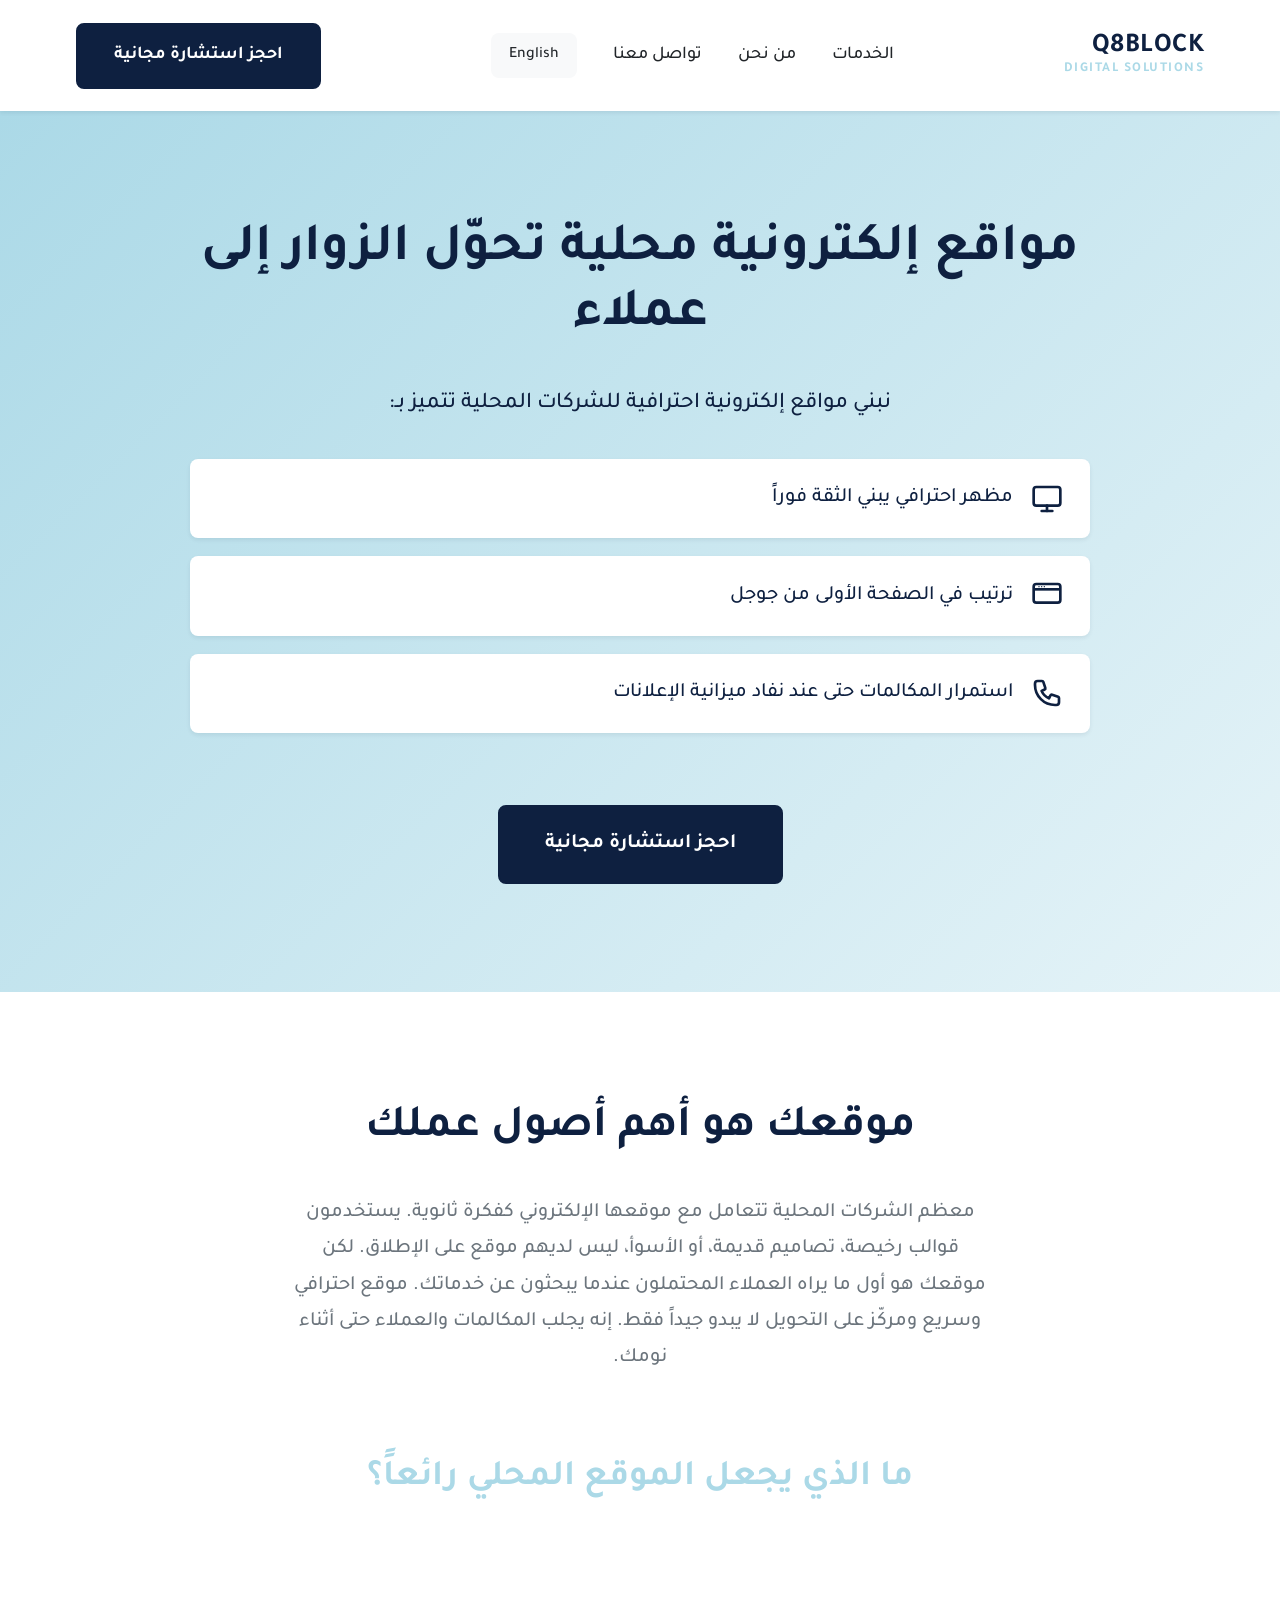
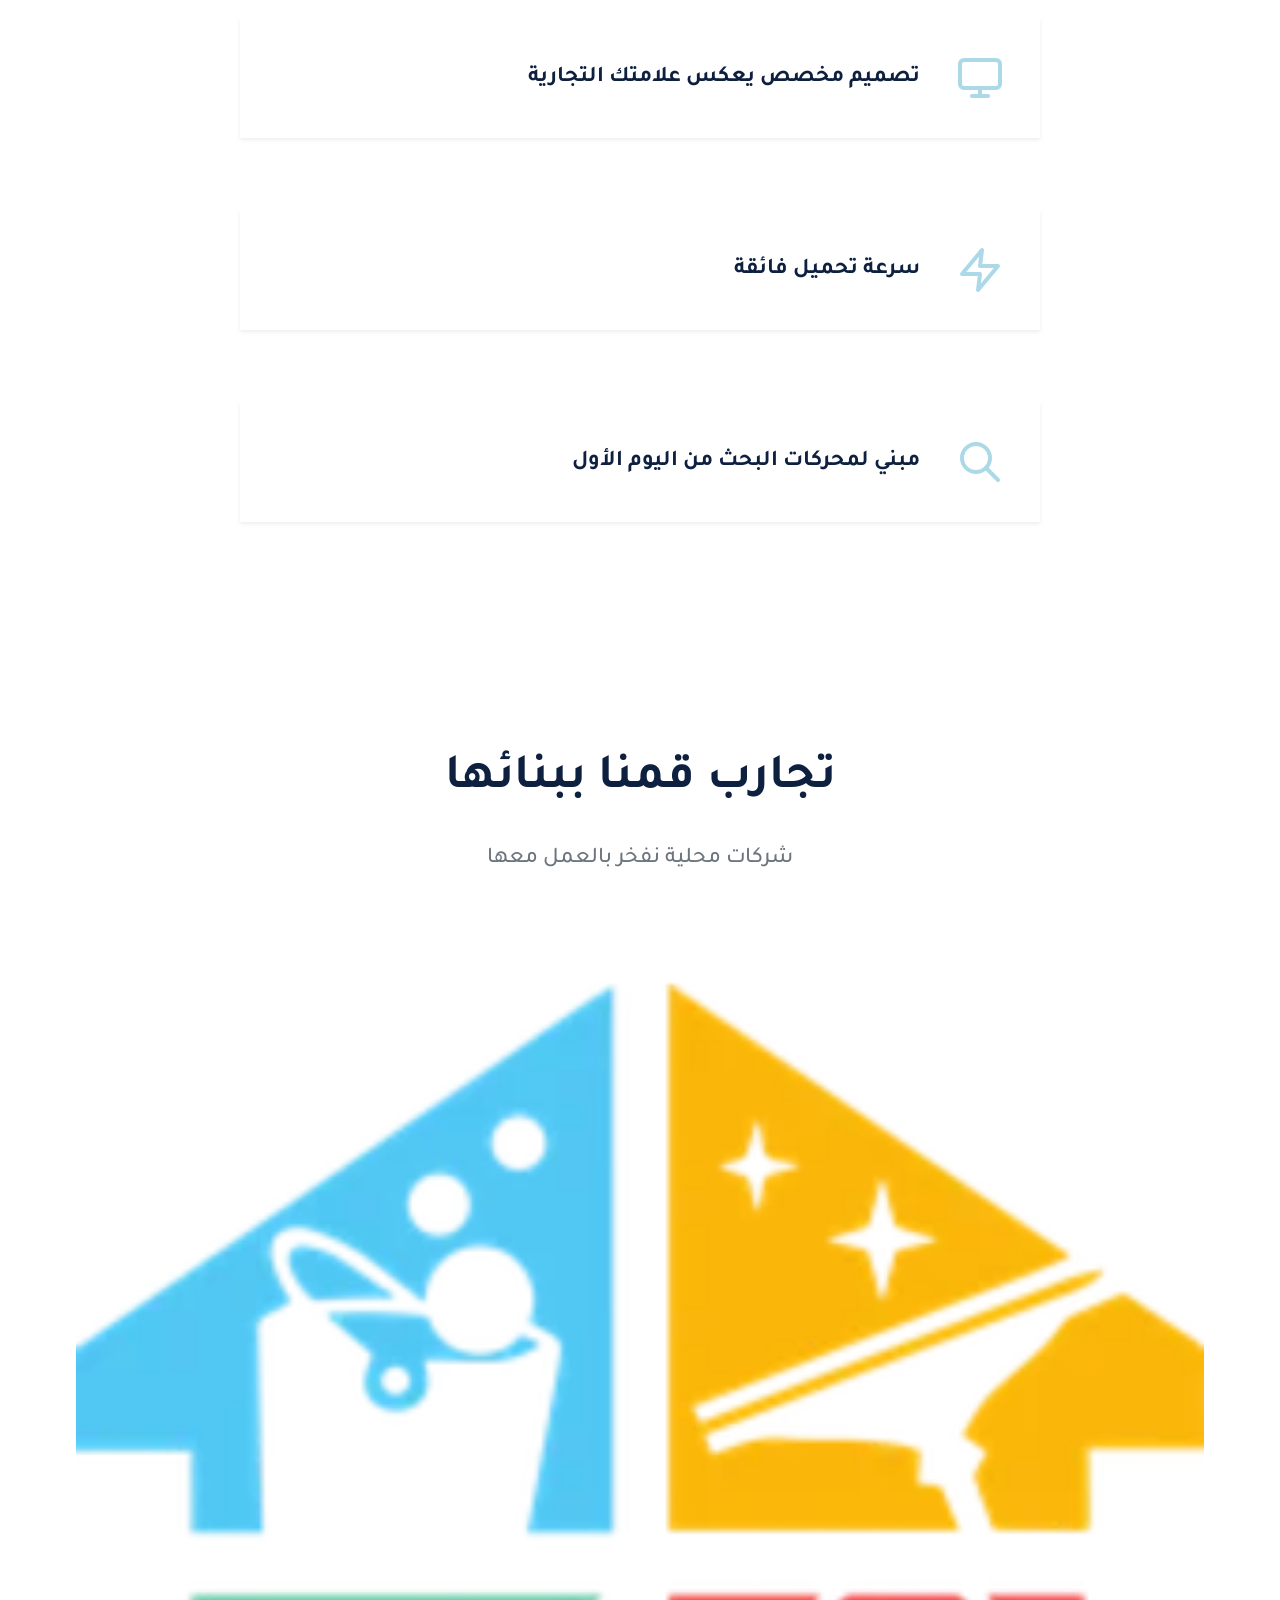
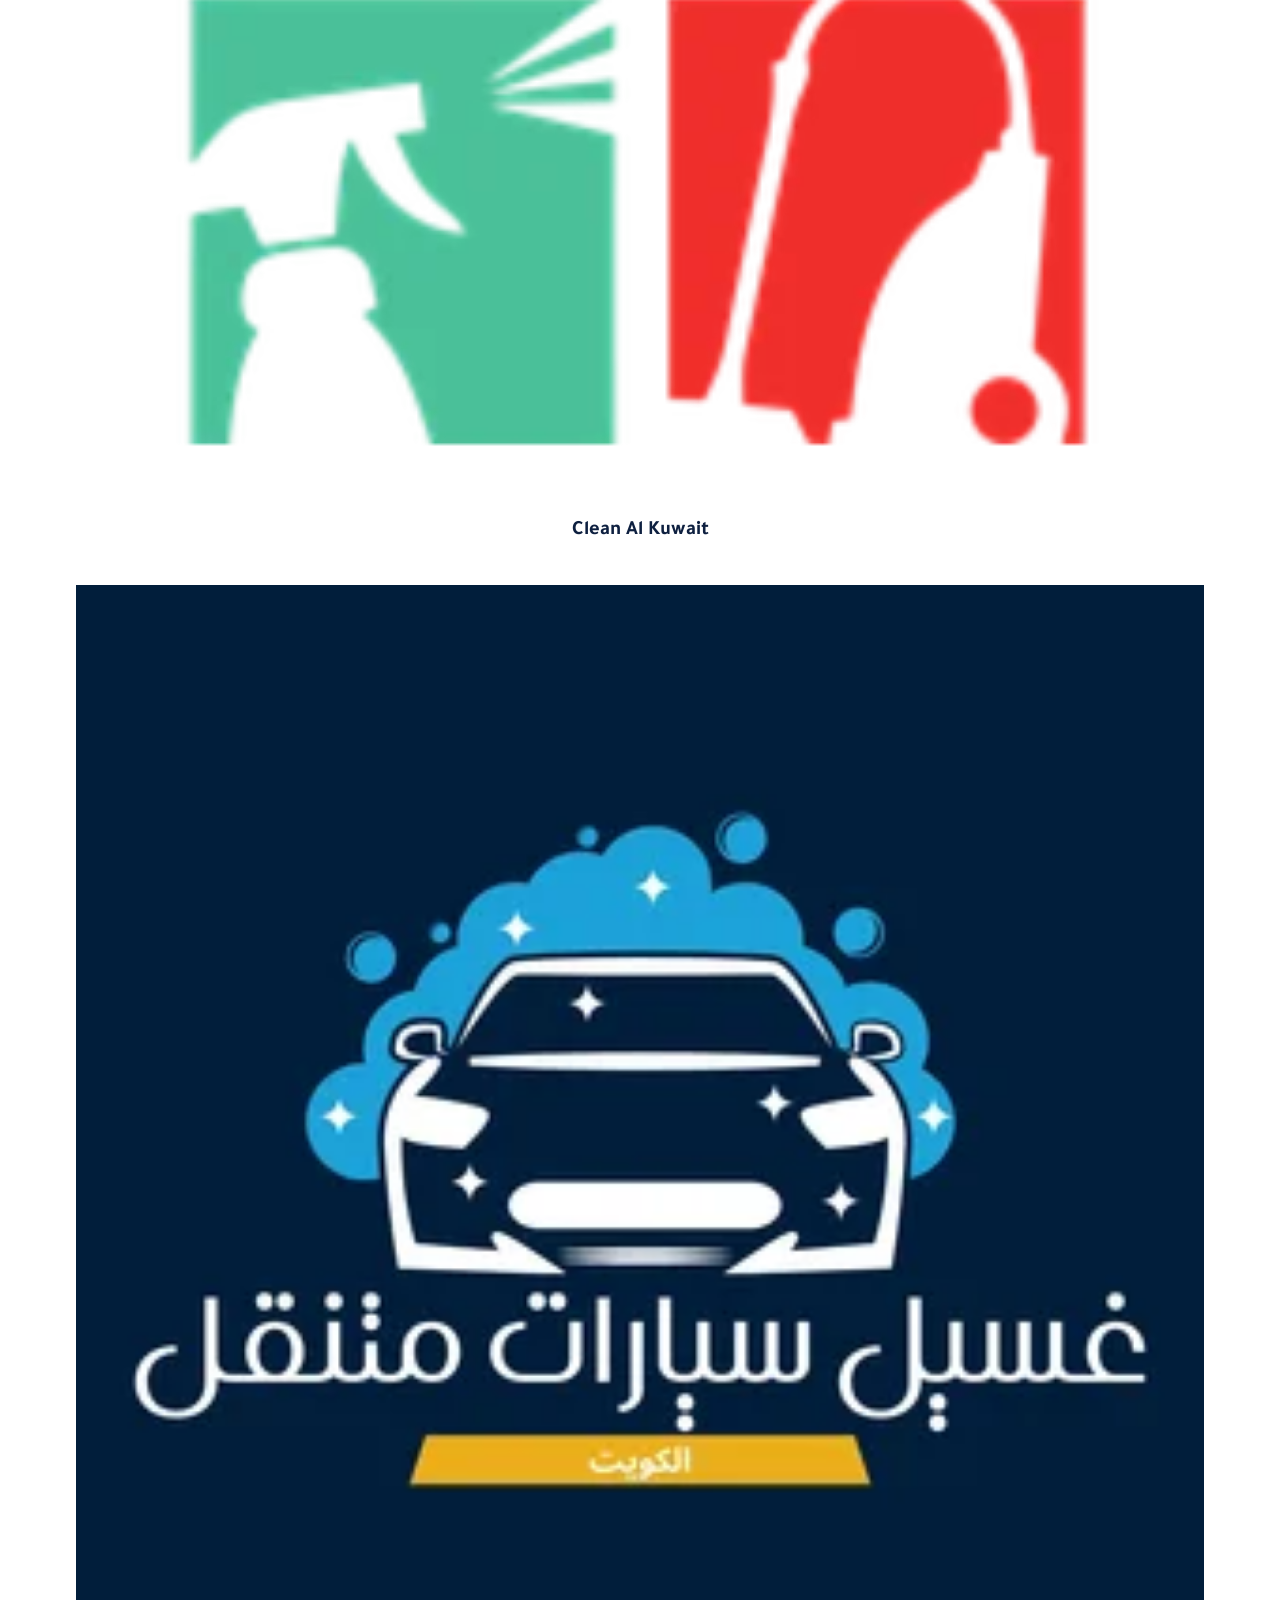
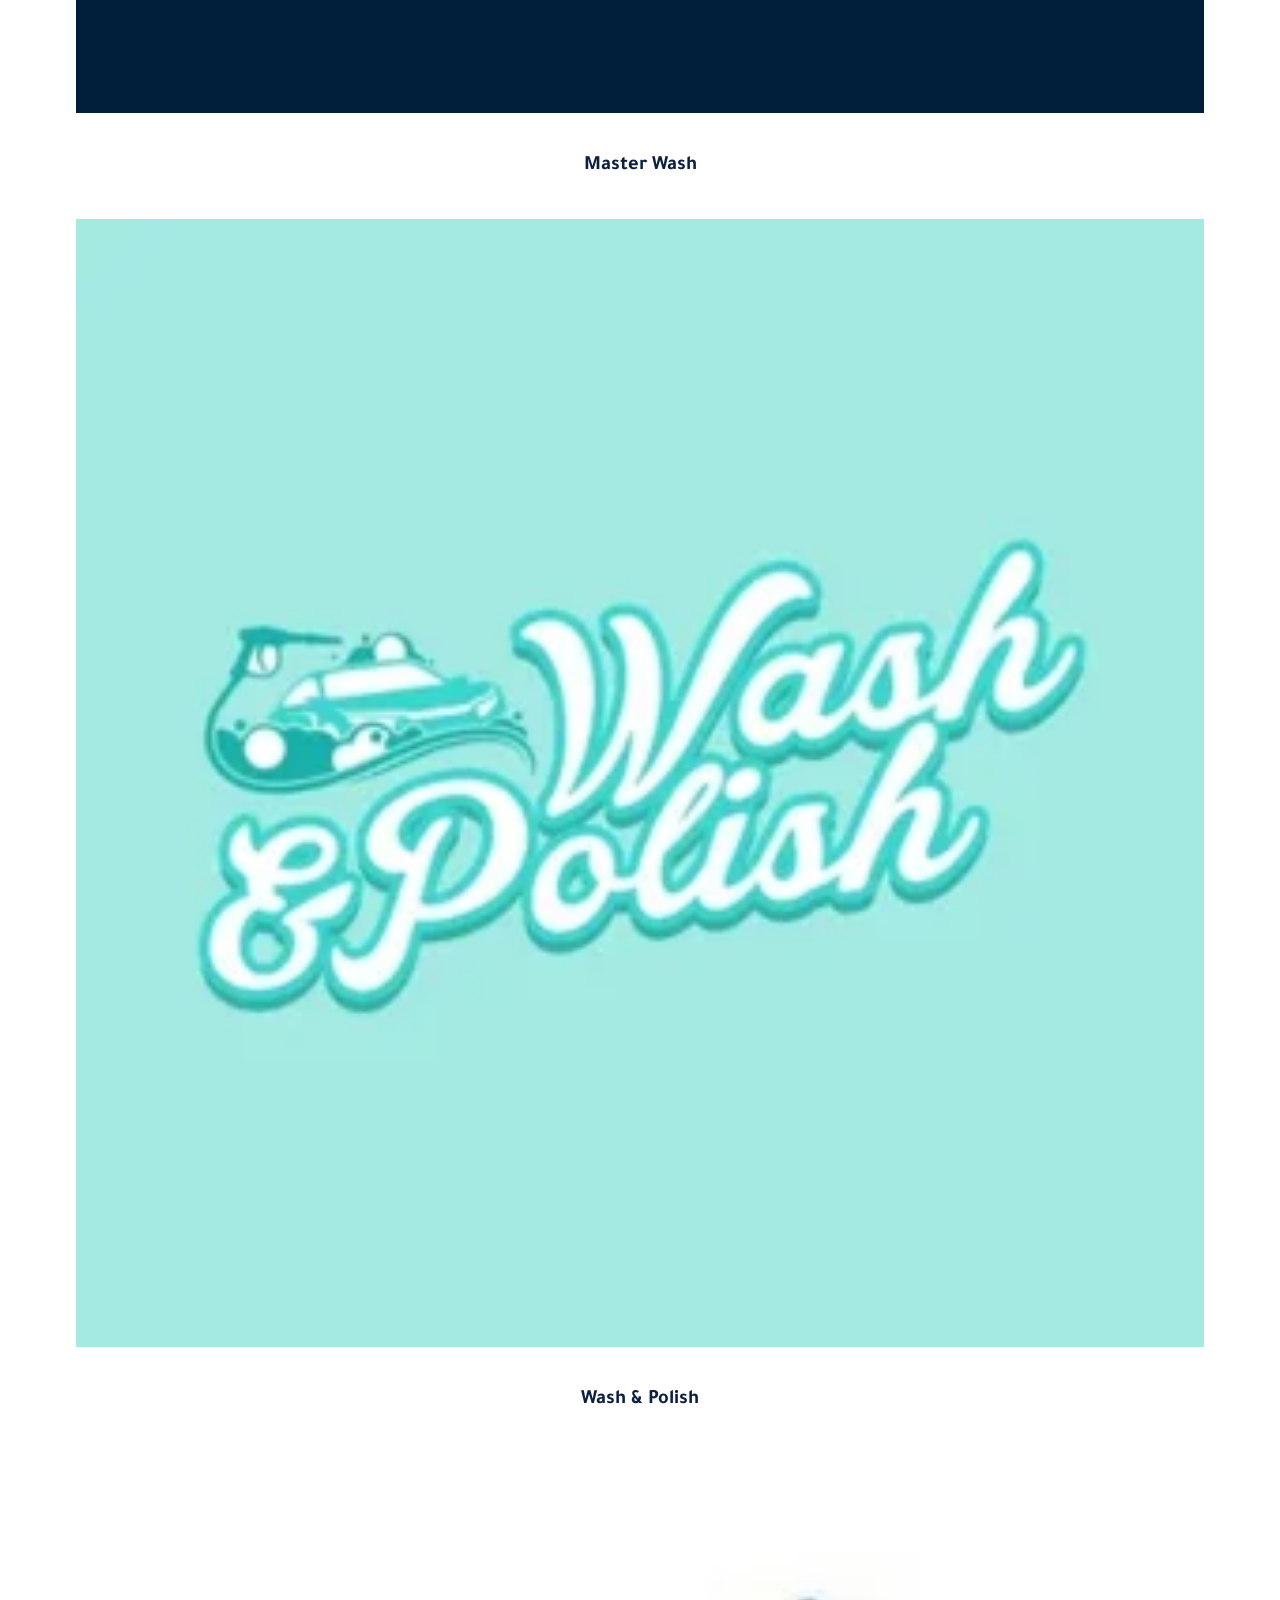
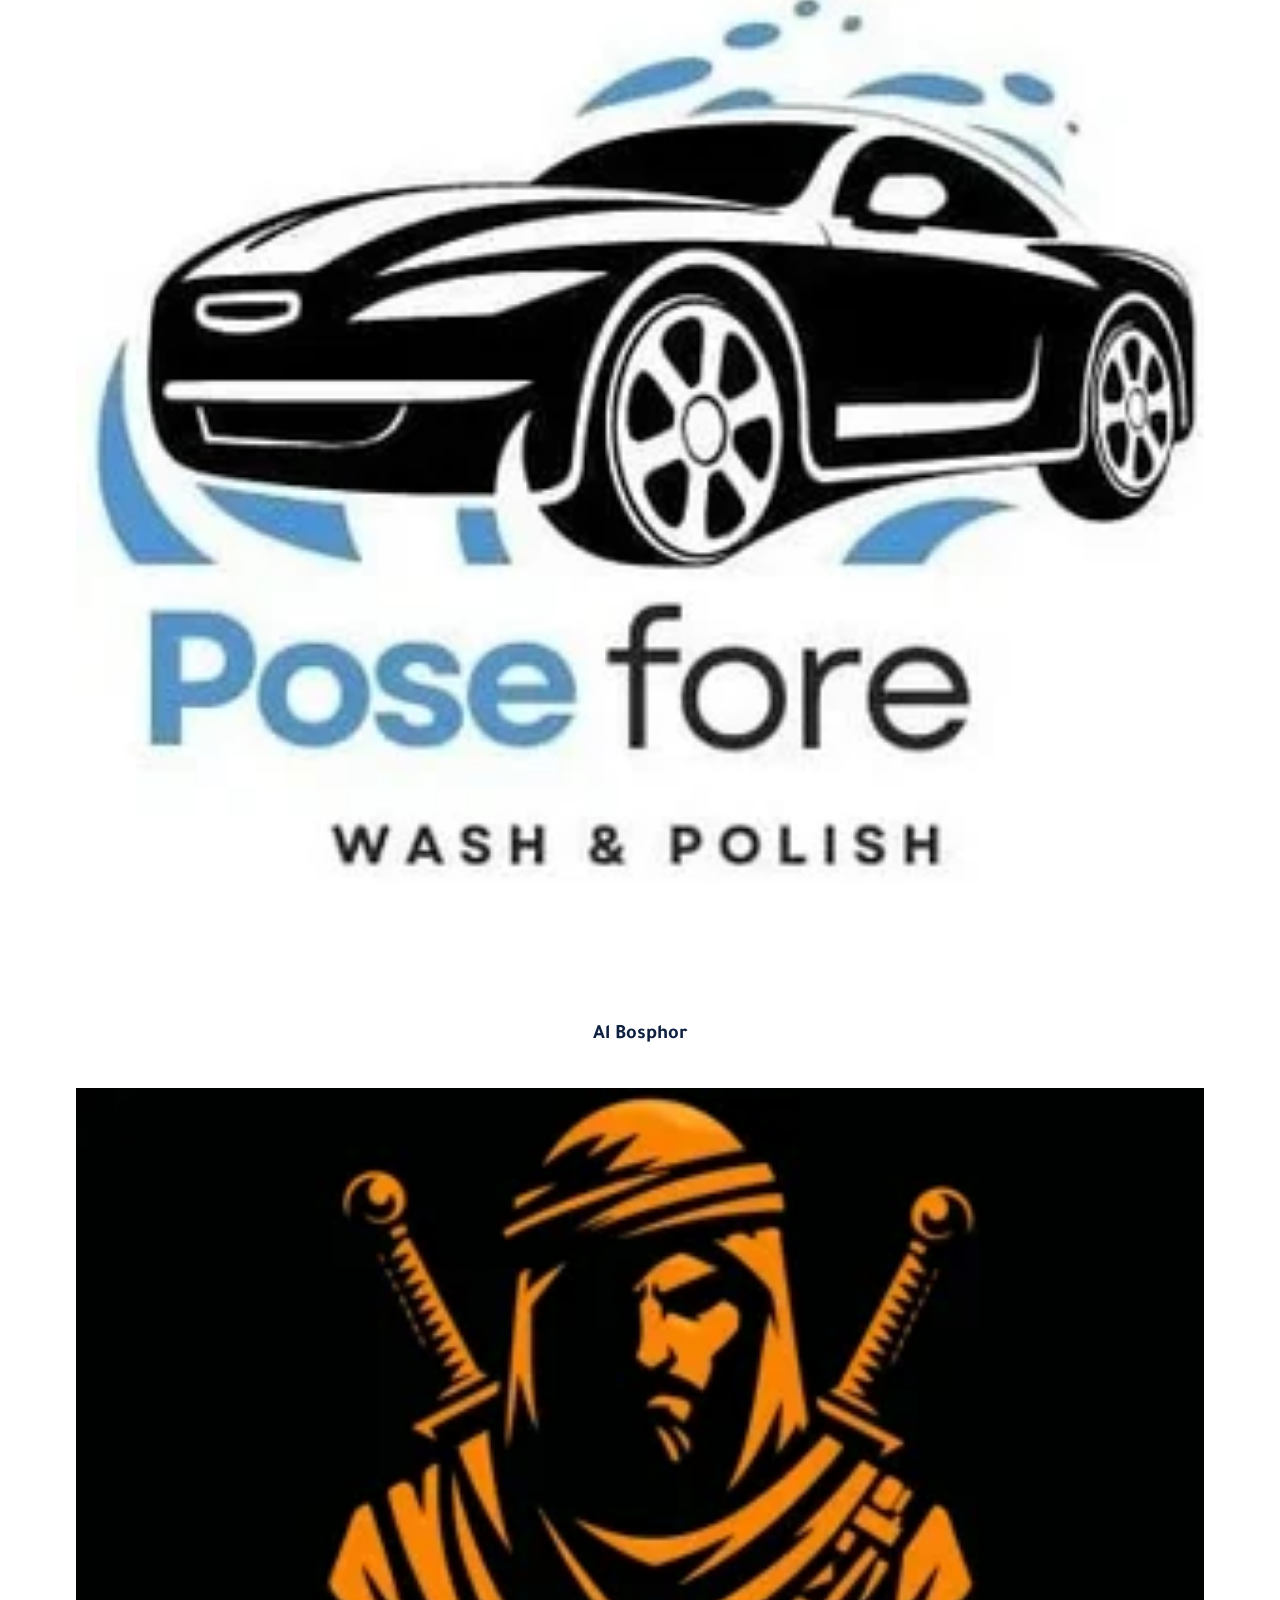
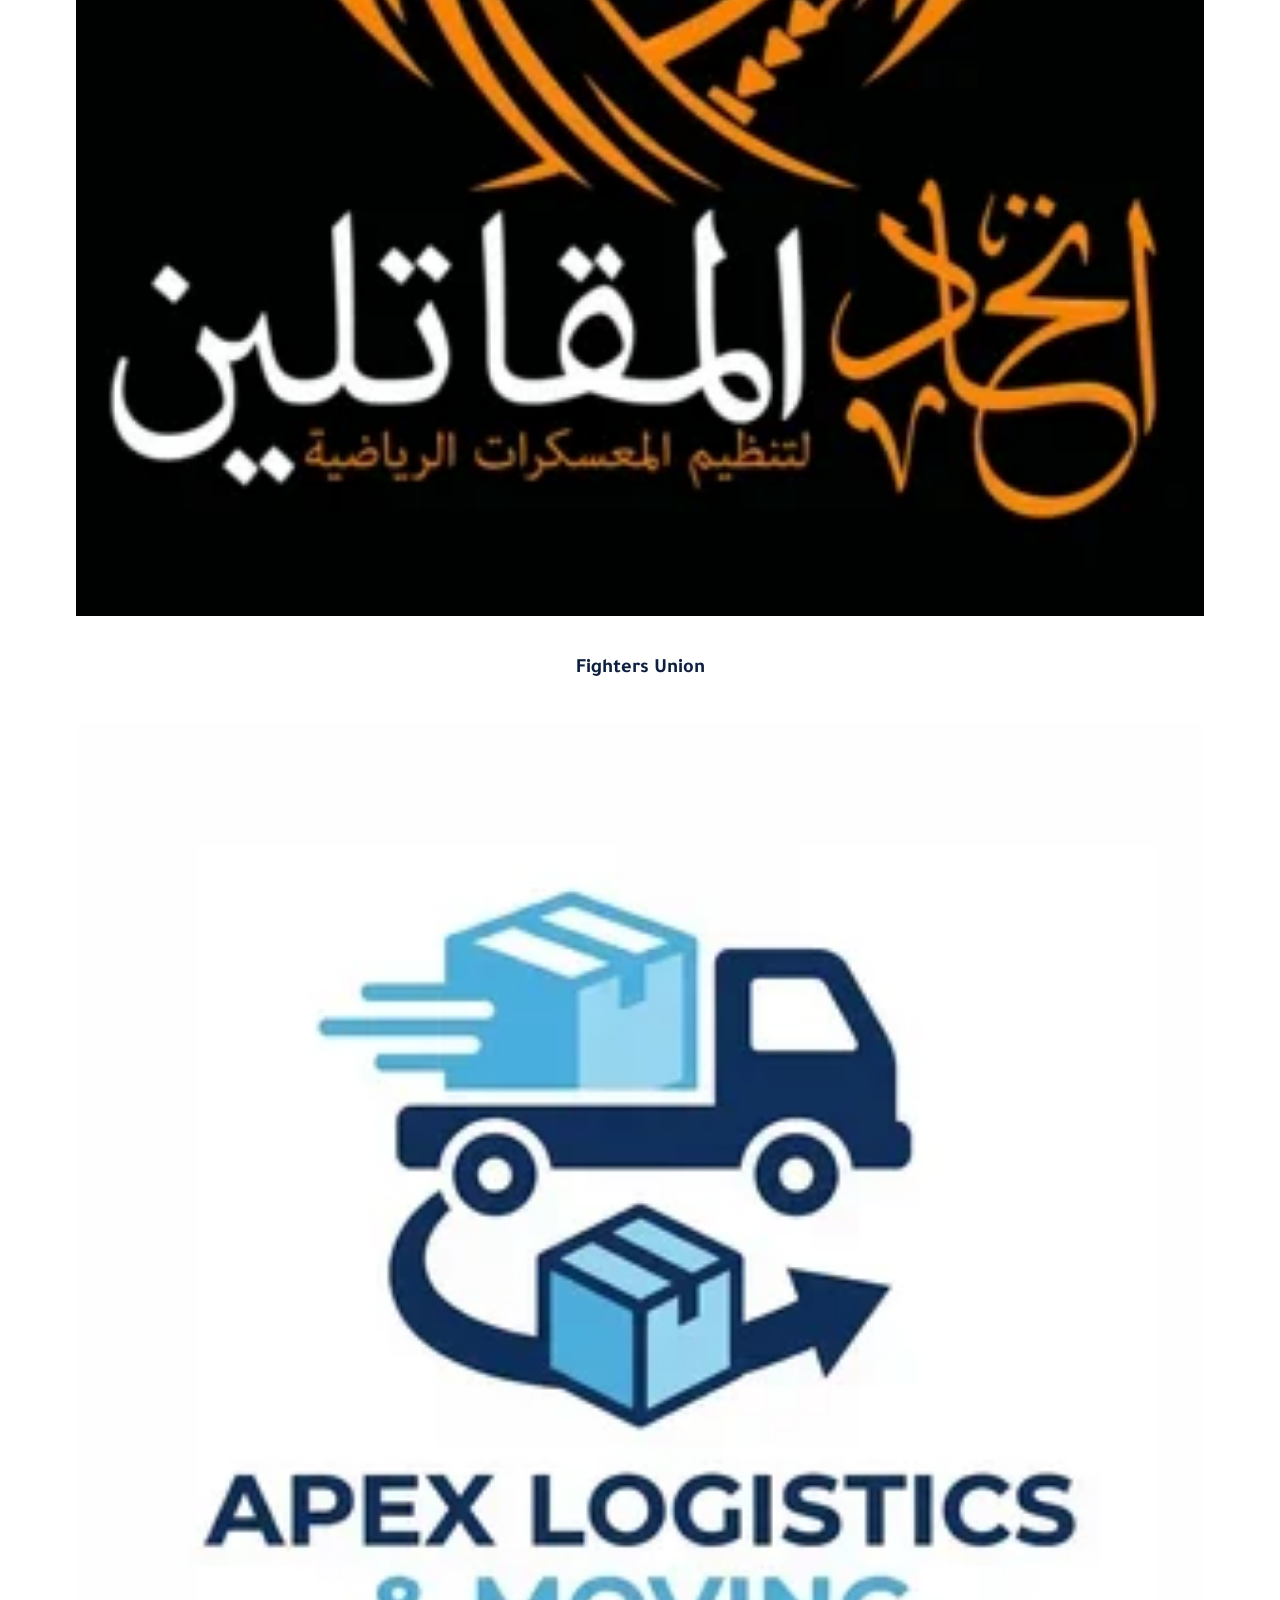
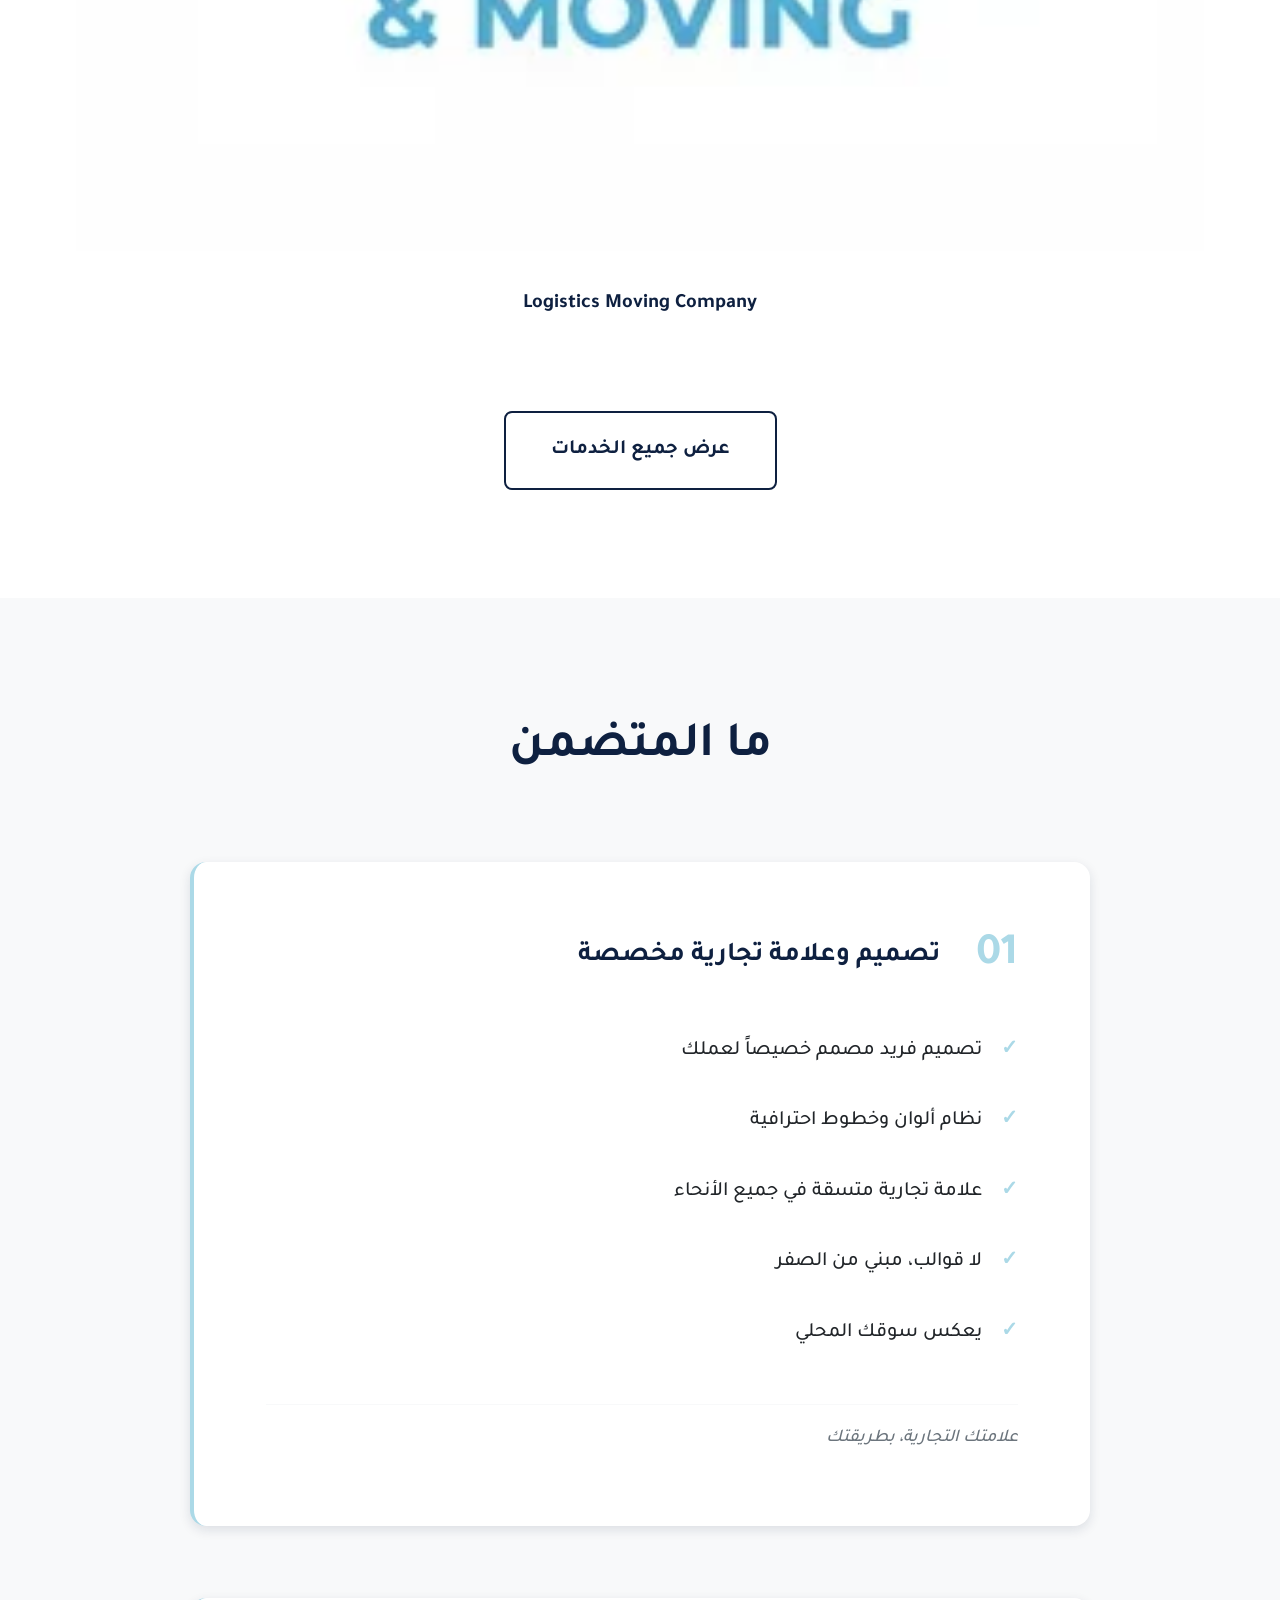
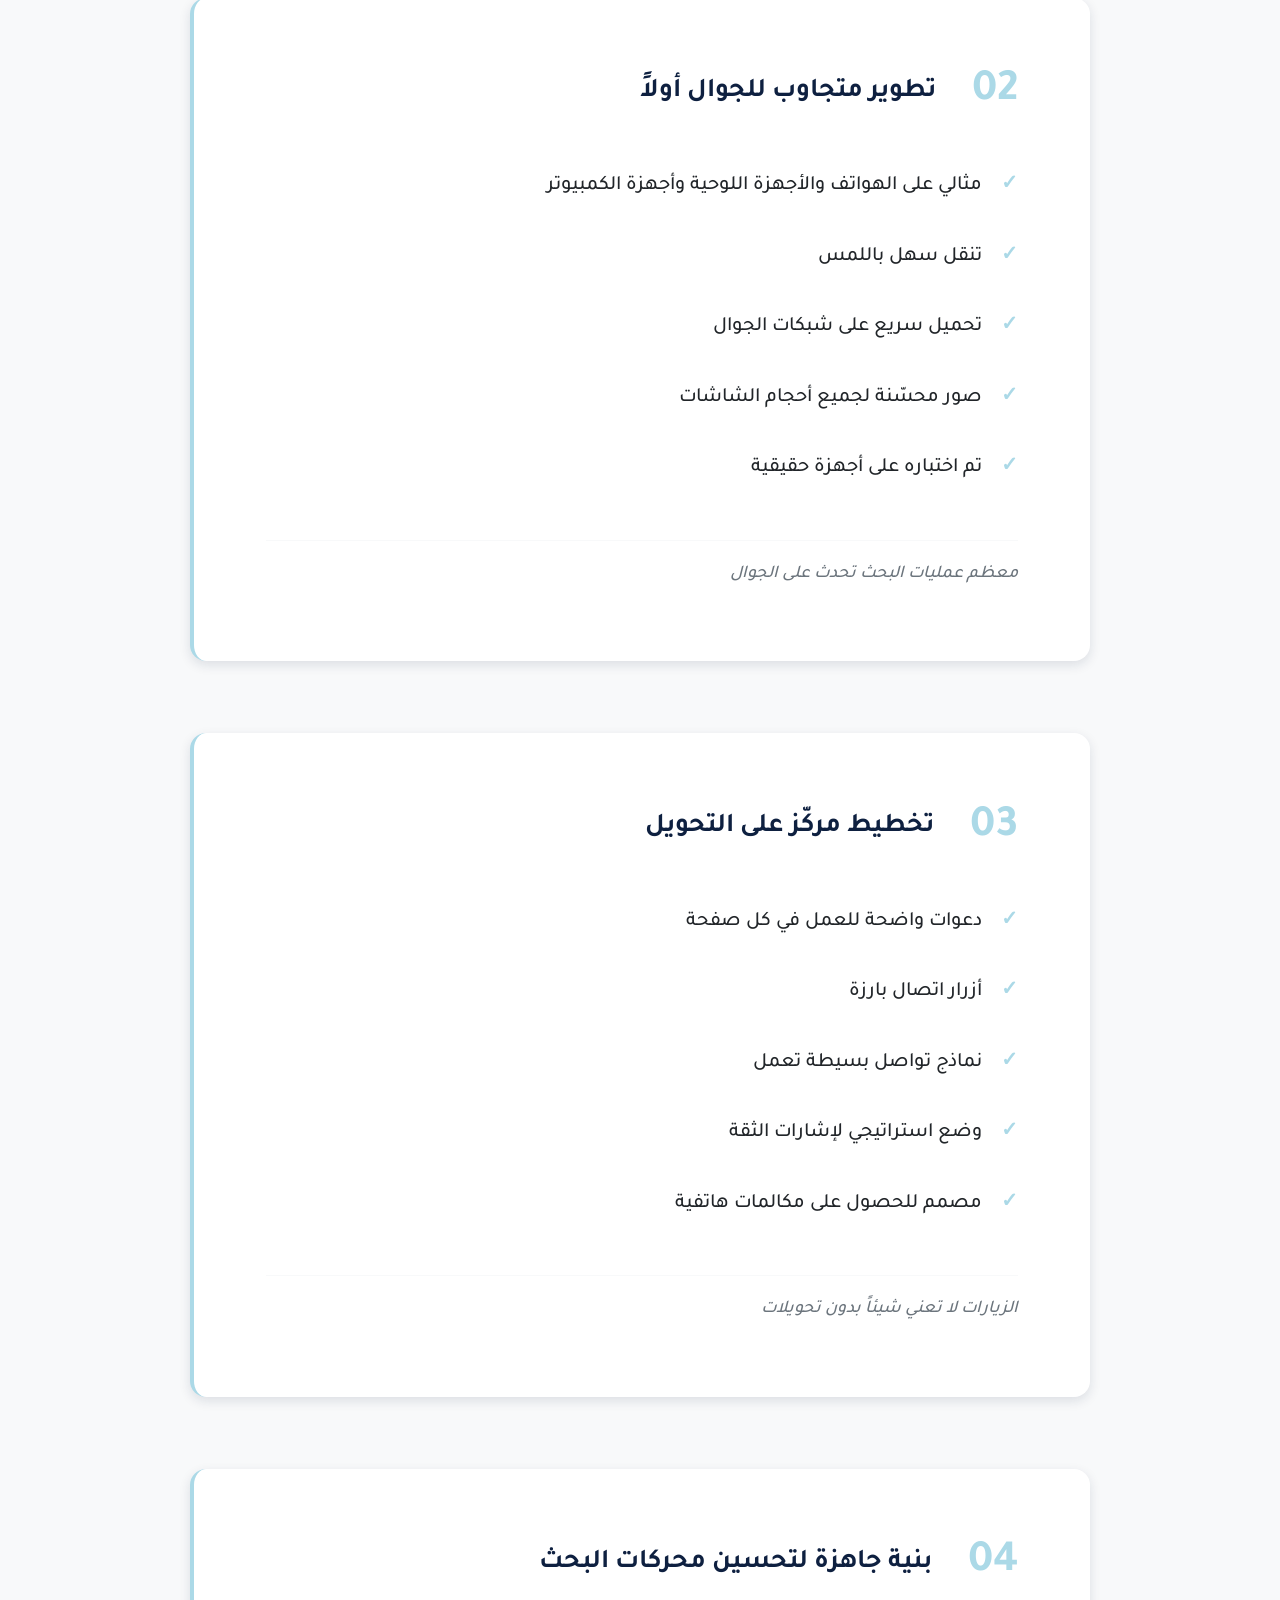
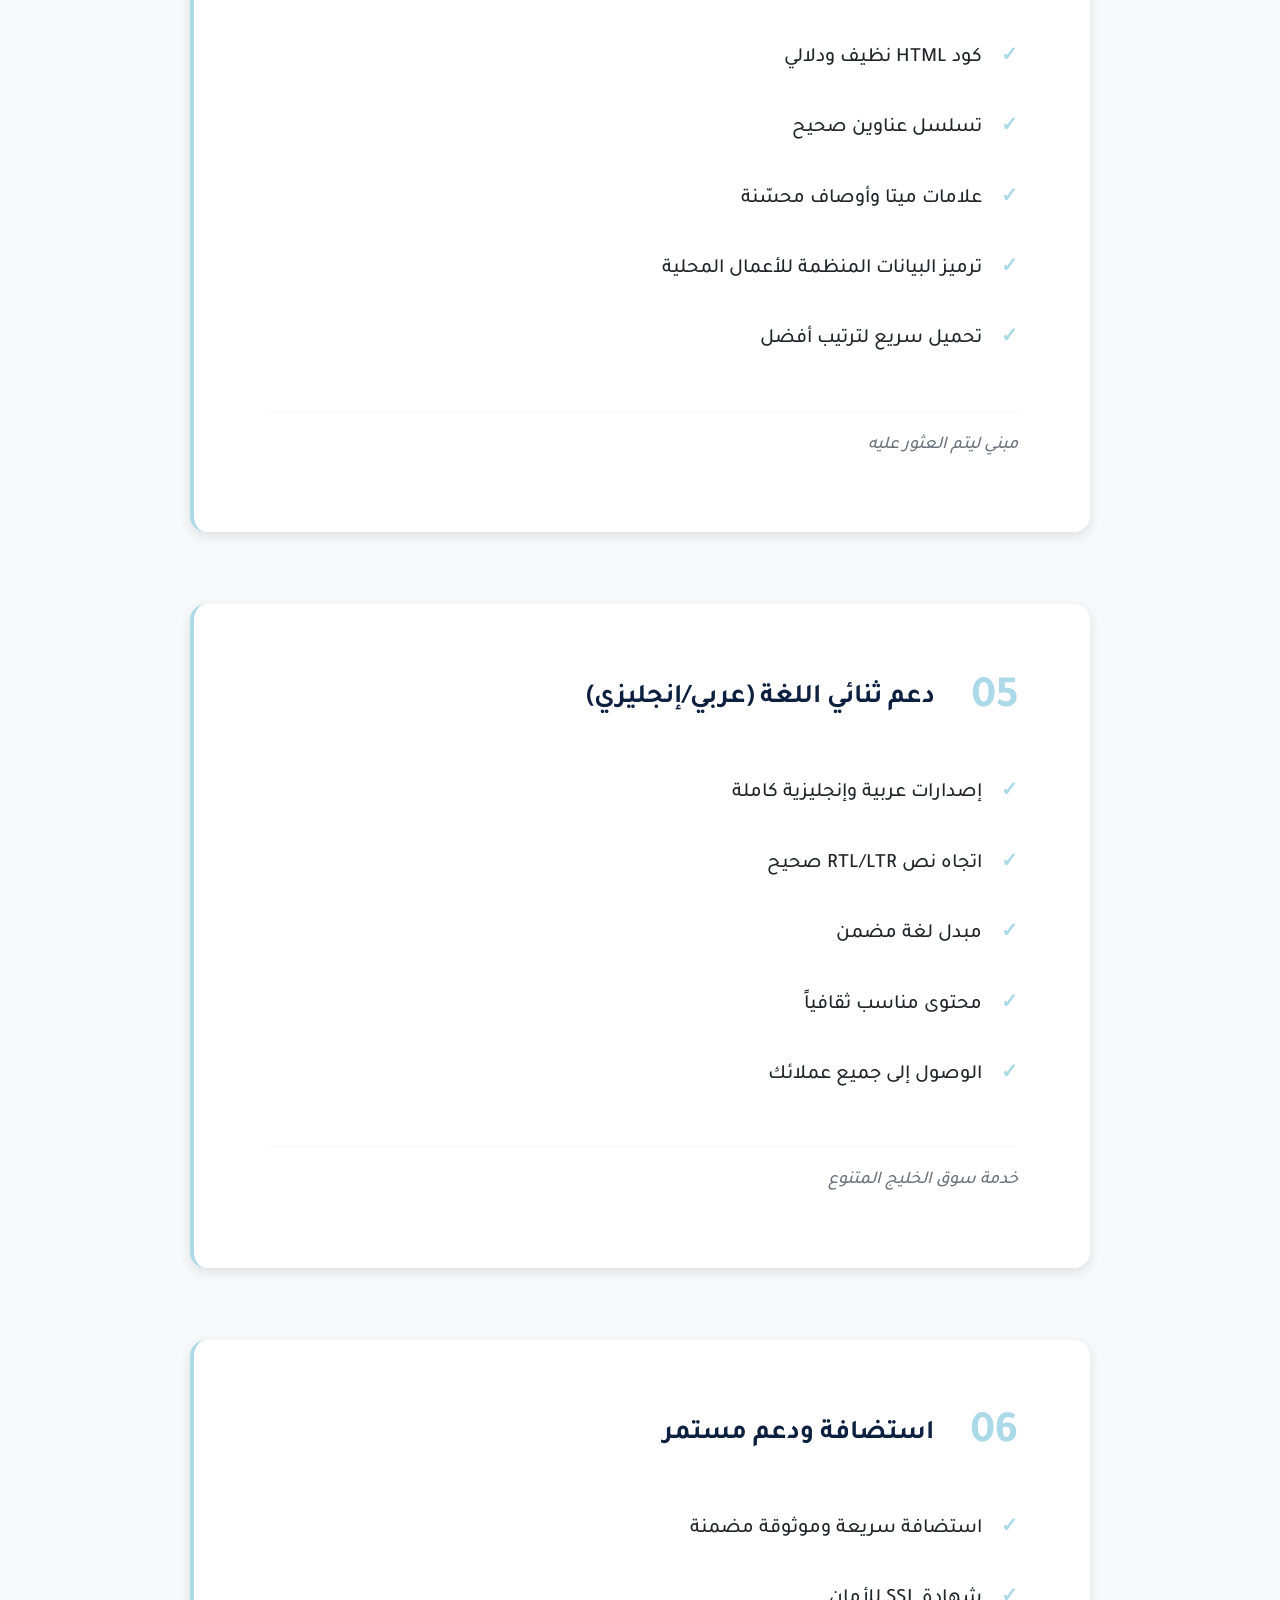
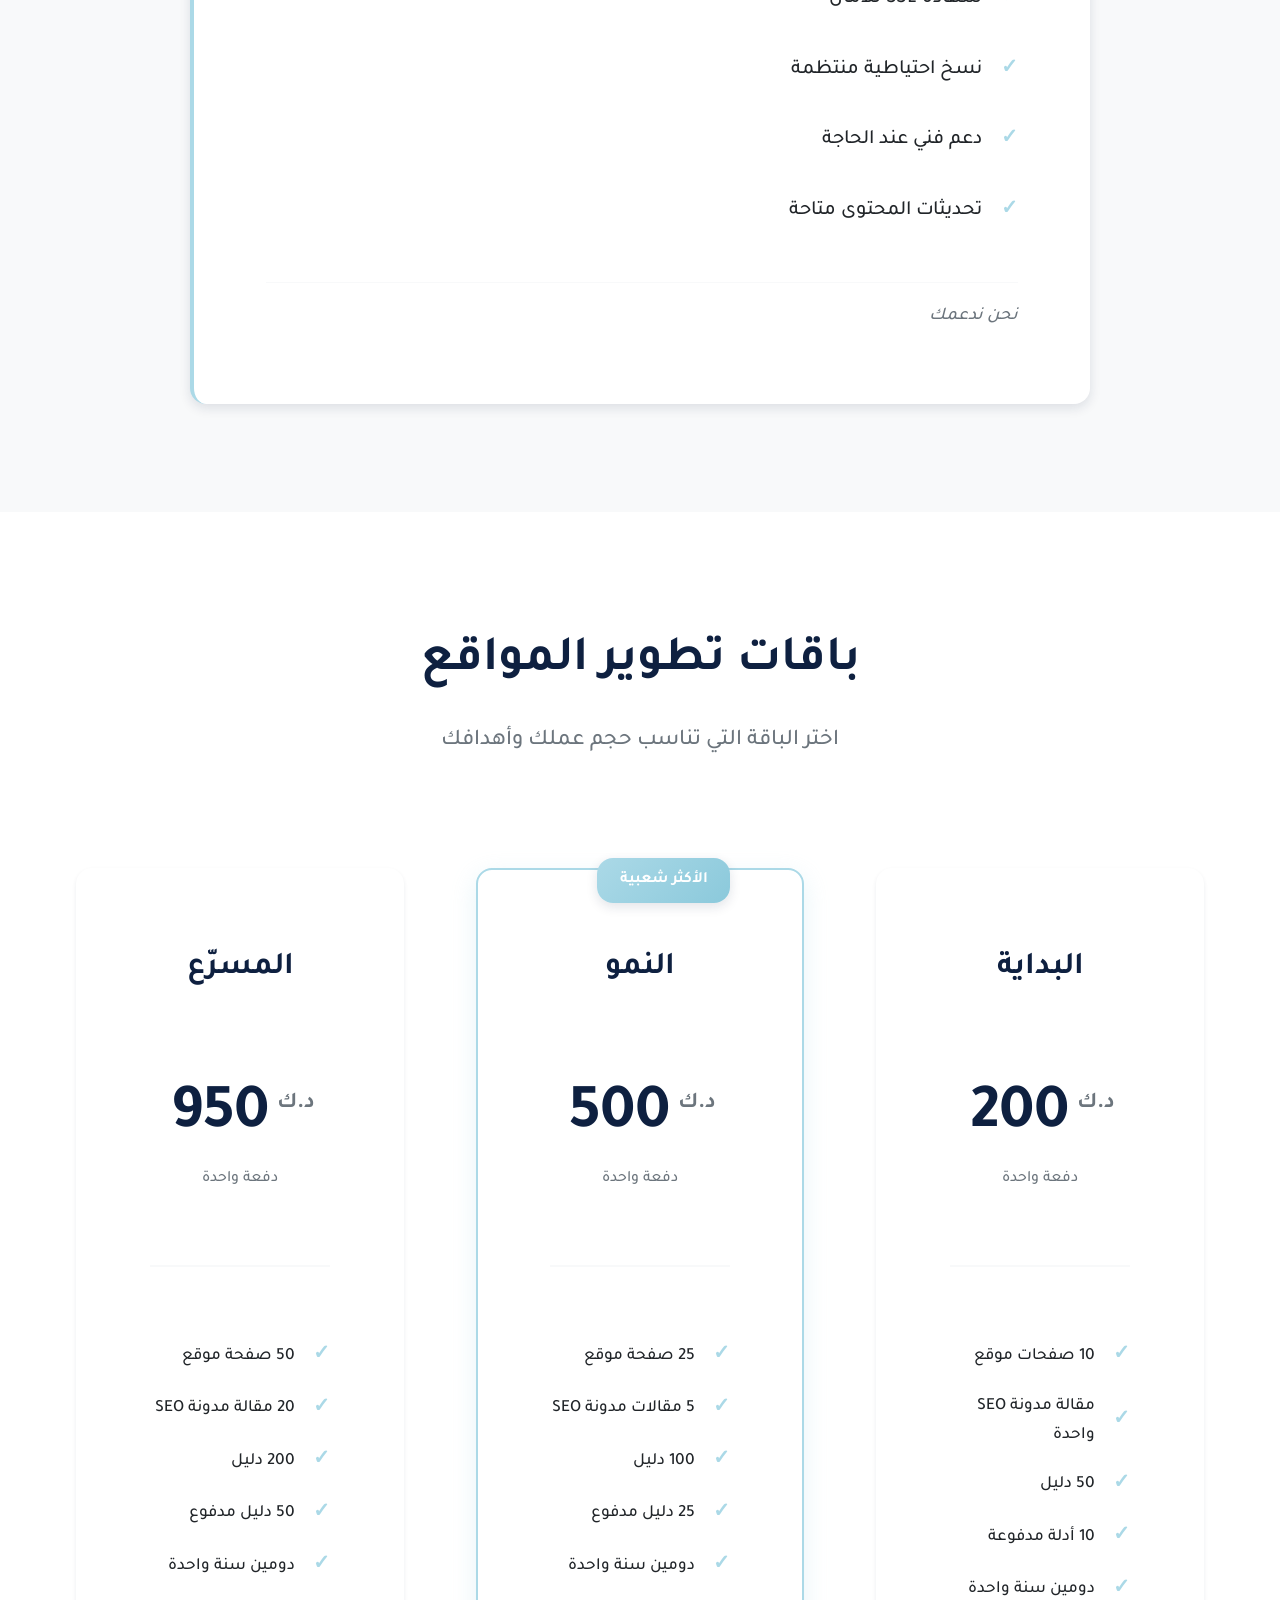
<file: services/local-website-development.html>
<!DOCTYPE html>
<html lang="ar" dir="rtl">
<head>
    <meta charset="UTF-8">
    <meta name="viewport" content="width=device-width, initial-scale=1.0">
    
    <!-- Primary Meta Tags -->
    <title>تطوير المواقع المحلية في الكويت والخليج | Q8Block</title>
    <meta name="title" content="تطوير المواقع المحلية في الكويت والخليج | Q8Block">
    <meta name="description" content="تطوير مواقع محلية احترافية تحول الزوار إلى عملاء. مواقع سريعة ومحسنة لمحركات البحث في الكويت والسعودية والإمارات.">
    <meta name="keywords" content="تطوير مواقع الكويت, تصميم مواقع محلية, تطوير ويب الخليج, مواقع احترافية الكويت">
    
    <!-- Open Graph -->
    <meta property="og:type" content="website">
    <meta property="og:url" content="https://q8block.com/services/local-website-development">
    <meta property="og:title" content="تطوير المواقع المحلية في الكويت والخليج | Q8Block">
    <meta property="og:description" content="تطوير مواقع احترافية للشركات المحلية في الكويت والسعودية والإمارات">
    
    <!-- Canonical & Alternate -->
    <link rel="canonical" href="https://q8block.com/services/local-website-development">
    <link rel="alternate" hreflang="ar" href="https://q8block.com/services/local-website-development">
    <link rel="alternate" hreflang="en" href="https://q8block.com/en/services/local-website-development">
    <link rel="alternate" hreflang="x-default" href="https://q8block.com/en/services/local-website-development">
    
    <!-- Fonts -->
    <link rel="preconnect" href="https://fonts.googleapis.com">
    <link rel="preconnect" href="https://fonts.gstatic.com" crossorigin>
    <link href="https://fonts.googleapis.com/css2?family=Tajawal:wght@300;400;500;600;700;800&display=swap" rel="stylesheet">
    
    <!-- Stylesheet -->
    <link rel="stylesheet" href="/assets/css/styles.min.css">
    
    <!-- Service Schema Markup -->
    <script type="application/ld+json">
    {
      "@context": "https://schema.org",
      "@type": "Service",
      "@id": "https://q8block.com/services/local-website-development",
      "serviceType": "تطوير المواقع المحلية",
      "name": "تطوير المواقع المحلية",
      "description": "تطوير مواقع احترافية للشركات المحلية في الكويت والسعودية والإمارات. مواقع محسّنة للجوال، سريعة التحميل، ومصممة لتحويل الزوار إلى عملاء.",
      "provider": {
        "@type": "LocalBusiness",
        "@id": "https://q8block.com/#organization",
        "name": "Q8Block"
      },
      "areaServed": [
        {"@type": "Country", "name": "Kuwait"},
        {"@type": "Country", "name": "Saudi Arabia"},
        {"@type": "Country", "name": "United Arab Emirates"}
      ],
      "offers": {
        "@type": "Offer",
        "priceCurrency": "KWD",
        "price": "120",
        "priceSpecification": {
          "@type": "PriceSpecification",
          "minPrice": "120",
          "maxPrice": "450",
          "priceCurrency": "KWD"
        }
      }
    }
    </script>
</head>
<body>
    <!-- Header / Navigation -->
    <header class="header">
        <nav class="nav container">
            <div class="nav-brand">
                <a href="/" class="brand-link">
                    <div class="brand-text">
                        <span class="brand-name">Q8BLOCK</span>
                        <span class="brand-tagline">DIGITAL SOLUTIONS</span>
                    </div>
                </a>
            </div>
            <div class="nav-links">
                <a href="/services/" class="nav-link">الخدمات</a>
                <a href="/about" class="nav-link">من نحن</a>
                <a href="/contact" class="nav-link">تواصل معنا</a>
                <a href="/en/services/local-website-development" class="nav-link lang-switch">English</a>
            </div>
            <div class="nav-cta">
                <a href="/contact?service=website" class="btn btn-primary">احجز استشارة مجانية</a>
            </div>
            <button class="mobile-menu-toggle" aria-label="Open menu">
                <span></span>
                <span></span>
                <span></span>
            </button>
        </nav>
    </header>

    <!-- Hero Section -->
    <section class="hero" style="min-height: 60vh; padding: 6rem 0;">
        <div class="container">
            <div class="hero-content">
                <h1 class="hero-title">مواقع إلكترونية محلية تحوّل الزوار إلى عملاء</h1>
                <div class="hero-description">
                    <p class="hero-intro">نبني مواقع إلكترونية احترافية للشركات المحلية تتميز بـ:</p>
                    <ul class="hero-benefits">
                        <li class="benefit-item">
                            <svg class="benefit-icon" viewBox="0 0 24 24" fill="none" xmlns="http://www.w3.org/2000/svg">
                                <rect x="2" y="3" width="20" height="14" rx="2" stroke="currentColor" stroke-width="2"/>
                                <path d="M8 21H16" stroke="currentColor" stroke-width="2" stroke-linecap="round"/>
                                <path d="M12 17V21" stroke="currentColor" stroke-width="2" stroke-linecap="round"/>
                            </svg>
                            <span>مظهر احترافي يبني الثقة فوراً</span>
                        </li>
                        <li class="benefit-item">
                            <svg class="benefit-icon" viewBox="0 0 24 24" fill="none" xmlns="http://www.w3.org/2000/svg">
                                <rect x="2" y="3" width="20" height="14" rx="2" stroke="currentColor" stroke-width="2"/>
                                <path d="M2 7H22" stroke="currentColor" stroke-width="2"/>
                                <circle cx="6" cy="5" r="0.5" fill="currentColor"/>
                                <circle cx="8" cy="5" r="0.5" fill="currentColor"/>
                                <circle cx="10" cy="5" r="0.5" fill="currentColor"/>
                            </svg>
                            <span>ترتيب في الصفحة الأولى من جوجل</span>
                        </li>
                        <li class="benefit-item">
                            <svg class="benefit-icon" viewBox="0 0 24 24" fill="none" xmlns="http://www.w3.org/2000/svg">
                                <path d="M3 5C3 3.89543 3.89543 3 5 3H8.27924C8.70967 3 9.09181 3.27543 9.22792 3.68377L10.7257 8.17721C10.8831 8.64932 10.6694 9.16531 10.2243 9.38787L7.96701 10.5165C9.06925 12.9612 11.0388 14.9308 13.4835 16.033L14.6121 13.7757C14.8347 13.3306 15.3507 13.1169 15.8228 13.2743L20.3162 14.7721C20.7246 14.9082 21 15.2903 21 15.7208V19C21 20.1046 20.1046 21 19 21H18C9.71573 21 3 14.2843 3 6V5Z" stroke="currentColor" stroke-width="2" stroke-linecap="round" stroke-linejoin="round"/>
                            </svg>
                            <span>استمرار المكالمات حتى عند نفاد ميزانية الإعلانات</span>
                        </li>
                    </ul>
                </div>
                <div class="hero-cta">
                    <a href="/contact?service=website" class="btn btn-primary btn-large">احجز استشارة مجانية</a>
                </div>
            </div>
        </div>
    </section>

    <!-- Value Section -->
    <section class="value-section" id="about">
        <div class="container">
            <div class="value-content-centered">
                <h2 class="value-title-centered">موقعك هو أهم أصول عملك</h2>
                <p class="value-description">
                    معظم الشركات المحلية تتعامل مع موقعها الإلكتروني كفكرة ثانوية. يستخدمون قوالب رخيصة، تصاميم قديمة، أو الأسوأ، ليس لديهم موقع على الإطلاق. لكن موقعك هو أول ما يراه العملاء المحتملون عندما يبحثون عن خدماتك. موقع احترافي وسريع ومركّز على التحويل لا يبدو جيداً فقط. إنه يجلب المكالمات والعملاء حتى أثناء نومك.
                </p>
                <h3 class="value-how-title">ما الذي يجعل الموقع المحلي رائعاً؟</h3>
                <ul class="value-points">
                    <li class="value-point fade-in" data-delay="0">
                        <svg class="value-icon" viewBox="0 0 24 24" fill="none" xmlns="http://www.w3.org/2000/svg">
                            <rect x="2" y="3" width="20" height="14" rx="2" stroke="currentColor" stroke-width="2"/>
                            <path d="M8 21H16" stroke="currentColor" stroke-width="2" stroke-linecap="round"/>
                            <path d="M12 17V21" stroke="currentColor" stroke-width="2" stroke-linecap="round"/>
                        </svg>
                        <span>تصميم مخصص يعكس علامتك التجارية</span>
                    </li>
                    <li class="value-point fade-in" data-delay="200">
                        <svg class="value-icon" viewBox="0 0 24 24" fill="none" xmlns="http://www.w3.org/2000/svg">
                            <path d="M13 2L3 14H12L11 22L21 10H12L13 2Z" stroke="currentColor" stroke-width="2" stroke-linecap="round" stroke-linejoin="round"/>
                        </svg>
                        <span>سرعة تحميل فائقة</span>
                    </li>
                    <li class="value-point fade-in" data-delay="400">
                        <svg class="value-icon" viewBox="0 0 24 24" fill="none" xmlns="http://www.w3.org/2000/svg">
                            <path d="M21 21L15 15M17 10C17 13.866 13.866 17 10 17C6.13401 17 3 13.866 3 10C3 6.13401 6.13401 3 10 3C13.866 3 17 6.13401 17 10Z" stroke="currentColor" stroke-width="2" stroke-linecap="round" stroke-linejoin="round"/>
                        </svg>
                        <span>مبني لمحركات البحث من اليوم الأول</span>
                    </li>
                </ul>
            </div>
        </div>
    </section>

    <!-- Portfolio Section -->
    <section class="portfolio-section">
        <div class="container">
            <div class="section-header">
                <h2 class="section-title">تجارب قمنا ببنائها</h2>
                <p class="section-description">شركات محلية نفخر بالعمل معها</p>
            </div>
            <div class="portfolio-grid">
                <a href="https://kwtclean.com" target="_blank" rel="nofollow" class="portfolio-item">
                    <div class="portfolio-image">
                        <img src="/assets/images/portfolio/clean-al-kuwait.webp" alt="Clean Al Kuwait" loading="lazy">
                    </div>
                    <h3 class="portfolio-title">Clean Al Kuwait</h3>
                </a>
                <a href="https://carwashkw.com" target="_blank" rel="nofollow" class="portfolio-item">
                    <div class="portfolio-image">
                        <img src="/assets/images/portfolio/master-wash.webp" alt="Master Wash" loading="lazy">
                    </div>
                    <h3 class="portfolio-title">Master Wash</h3>
                </a>
                <a href="https://kwcarwash.com" target="_blank" rel="nofollow" class="portfolio-item">
                    <div class="portfolio-image">
                        <img src="/assets/images/portfolio/wash-polish.webp" alt="Wash & Polish" loading="lazy">
                    </div>
                    <h3 class="portfolio-title">Wash & Polish</h3>
                </a>
                <a href="https://q8carwash.com" target="_blank" rel="nofollow" class="portfolio-item">
                    <div class="portfolio-image">
                        <img src="/assets/images/portfolio/al-bosphor.webp" alt="Al Bosphor" loading="lazy">
                    </div>
                    <h3 class="portfolio-title">Al Bosphor</h3>
                </a>
                <a href="https://fightersunionkw.com/" target="_blank" rel="nofollow" class="portfolio-item">
                    <div class="portfolio-image">
                        <img src="/assets/images/portfolio/fighters-union.webp" alt="Fighters Union" loading="lazy">
                    </div>
                    <h3 class="portfolio-title">Fighters Union</h3>
                </a>
                <div class="portfolio-item">
                    <div class="portfolio-image">
                        <img src="/assets/images/portfolio/logistics-moving.webp" alt="Logistics Moving Company" loading="lazy">
                    </div>
                    <h3 class="portfolio-title">Logistics Moving Company</h3>
                </div>
            </div>
            <div style="text-align: center; margin-top: 3rem;">
                <a href="/services/" class="btn btn-secondary btn-large">عرض جميع الخدمات</a>
            </div>
        </div>
    </section>

    <!-- Services Section -->
    <section class="services-section" id="services">
        <div class="container">
            <div class="section-header">
                <h2 class="section-title">ما المتضمن</h2>
            </div>
            <div class="services-detailed">
                <!-- Feature 1 -->
                <div class="service-detail-card fade-in-on-scroll">
                    <div class="service-detail-header">
                        <div class="service-detail-number">01</div>
                        <h3 class="service-detail-title">تصميم وعلامة تجارية مخصصة</h3>
                    </div>
                    <ul class="service-detail-list">
                        <li>تصميم فريد مصمم خصيصاً لعملك</li>
                        <li>نظام ألوان وخطوط احترافية</li>
                        <li>علامة تجارية متسقة في جميع الأنحاء</li>
                        <li>لا قوالب، مبني من الصفر</li>
                        <li>يعكس سوقك المحلي</li>
                    </ul>
                    <p class="service-detail-summary">علامتك التجارية، بطريقتك</p>
                </div>

                <!-- Feature 2 -->
                <div class="service-detail-card fade-in-on-scroll">
                    <div class="service-detail-header">
                        <div class="service-detail-number">02</div>
                        <h3 class="service-detail-title">تطوير متجاوب للجوال أولاً</h3>
                    </div>
                    <ul class="service-detail-list">
                        <li>مثالي على الهواتف والأجهزة اللوحية وأجهزة الكمبيوتر</li>
                        <li>تنقل سهل باللمس</li>
                        <li>تحميل سريع على شبكات الجوال</li>
                        <li>صور محسّنة لجميع أحجام الشاشات</li>
                        <li>تم اختباره على أجهزة حقيقية</li>
                    </ul>
                    <p class="service-detail-summary">معظم عمليات البحث تحدث على الجوال</p>
                </div>

                <!-- Feature 3 -->
                <div class="service-detail-card fade-in-on-scroll">
                    <div class="service-detail-header">
                        <div class="service-detail-number">03</div>
                        <h3 class="service-detail-title">تخطيط مركّز على التحويل</h3>
                    </div>
                    <ul class="service-detail-list">
                        <li>دعوات واضحة للعمل في كل صفحة</li>
                        <li>أزرار اتصال بارزة</li>
                        <li>نماذج تواصل بسيطة تعمل</li>
                        <li>وضع استراتيجي لإشارات الثقة</li>
                        <li>مصمم للحصول على مكالمات هاتفية</li>
                    </ul>
                    <p class="service-detail-summary">الزيارات لا تعني شيئاً بدون تحويلات</p>
                </div>

                <!-- Feature 4 -->
                <div class="service-detail-card fade-in-on-scroll">
                    <div class="service-detail-header">
                        <div class="service-detail-number">04</div>
                        <h3 class="service-detail-title">بنية جاهزة لتحسين محركات البحث</h3>
                    </div>
                    <ul class="service-detail-list">
                        <li>كود HTML نظيف ودلالي</li>
                        <li>تسلسل عناوين صحيح</li>
                        <li>علامات ميتا وأوصاف محسّنة</li>
                        <li>ترميز البيانات المنظمة للأعمال المحلية</li>
                        <li>تحميل سريع لترتيب أفضل</li>
                    </ul>
                    <p class="service-detail-summary">مبني ليتم العثور عليه</p>
                </div>

                <!-- Feature 5 -->
                <div class="service-detail-card fade-in-on-scroll">
                    <div class="service-detail-header">
                        <div class="service-detail-number">05</div>
                        <h3 class="service-detail-title">دعم ثنائي اللغة (عربي/إنجليزي)</h3>
                    </div>
                    <ul class="service-detail-list">
                        <li>إصدارات عربية وإنجليزية كاملة</li>
                        <li>اتجاه نص RTL/LTR صحيح</li>
                        <li>مبدل لغة مضمن</li>
                        <li>محتوى مناسب ثقافياً</li>
                        <li>الوصول إلى جميع عملائك</li>
                    </ul>
                    <p class="service-detail-summary">خدمة سوق الخليج المتنوع</p>
                </div>

                <!-- Feature 6 -->
                <div class="service-detail-card fade-in-on-scroll">
                    <div class="service-detail-header">
                        <div class="service-detail-number">06</div>
                        <h3 class="service-detail-title">استضافة ودعم مستمر</h3>
                    </div>
                    <ul class="service-detail-list">
                        <li>استضافة سريعة وموثوقة مضمنة</li>
                        <li>شهادة SSL للأمان</li>
                        <li>نسخ احتياطية منتظمة</li>
                        <li>دعم فني عند الحاجة</li>
                        <li>تحديثات المحتوى متاحة</li>
                    </ul>
                    <p class="service-detail-summary">نحن ندعمك</p>
                </div>
            </div>
        </div>
    </section>

    <!-- Pricing Section -->
    <section class="pricing-section" id="pricing">
        <div class="container">
            <div class="section-header">
                <h2 class="section-title">باقات تطوير المواقع</h2>
                <p class="section-description">اختر الباقة التي تناسب حجم عملك وأهدافك</p>
            </div>

            <div class="pricing-cards">
                <!-- Starter Package -->
                <div class="pricing-card fade-in-on-scroll">
                    <div class="pricing-card-header">
                        <h3 class="pricing-card-title">البداية</h3>
                    </div>
                    <div class="pricing-card-price">
                        <span class="price-currency">د.ك</span>
                        <span class="price-amount">200</span>
                        <span class="price-period">دفعة واحدة</span>
                    </div>
                    <div class="pricing-card-highlights">
                        <div class="highlight-item">
                            <span class="highlight-icon">✓</span>
                            <span>10 صفحات موقع</span>
                        </div>
                        <div class="highlight-item">
                            <span class="highlight-icon">✓</span>
                            <span>مقالة مدونة SEO واحدة</span>
                        </div>
                        <div class="highlight-item">
                            <span class="highlight-icon">✓</span>
                            <span>50 دليل</span>
                        </div>
                        <div class="highlight-item">
                            <span class="highlight-icon">✓</span>
                            <span>10 أدلة مدفوعة</span>
                        </div>
                        <div class="highlight-item">
                            <span class="highlight-icon">✓</span>
                            <span>دومين سنة واحدة</span>
                        </div>
                        <div class="highlight-item">
                            <span class="highlight-icon">✓</span>
                            <span>استضافة + أمان</span>
                        </div>
                    </div>
                    <button class="pricing-cta-button" onclick="window.location.href='/contact?service=website'">ابدأ الآن</button>
                </div>

                <!-- Growth Package (Featured) -->
                <div class="pricing-card pricing-card-featured fade-in-on-scroll">
                    <div class="pricing-badge">الأكثر شعبية</div>
                    <div class="pricing-card-header">
                        <h3 class="pricing-card-title">النمو</h3>
                    </div>
                    <div class="pricing-card-price">
                        <span class="price-currency">د.ك</span>
                        <span class="price-amount">500</span>
                        <span class="price-period">دفعة واحدة</span>
                    </div>
                    <div class="pricing-card-highlights">
                        <div class="highlight-item">
                            <span class="highlight-icon">✓</span>
                            <span>25 صفحة موقع</span>
                        </div>
                        <div class="highlight-item">
                            <span class="highlight-icon">✓</span>
                            <span>5 مقالات مدونة SEO</span>
                        </div>
                        <div class="highlight-item">
                            <span class="highlight-icon">✓</span>
                            <span>100 دليل</span>
                        </div>
                        <div class="highlight-item">
                            <span class="highlight-icon">✓</span>
                            <span>25 دليل مدفوع</span>
                        </div>
                        <div class="highlight-item">
                            <span class="highlight-icon">✓</span>
                            <span>دومين سنة واحدة</span>
                        </div>
                        <div class="highlight-item">
                            <span class="highlight-icon">✓</span>
                            <span>استضافة + أمان</span>
                        </div>
                    </div>
                    <button class="pricing-cta-button pricing-cta-featured" onclick="window.location.href='/contact?service=website'">ابدأ الآن</button>
                </div>

                <!-- Accelerator Package -->
                <div class="pricing-card fade-in-on-scroll">
                    <div class="pricing-card-header">
                        <h3 class="pricing-card-title">المسرّع</h3>
                    </div>
                    <div class="pricing-card-price">
                        <span class="price-currency">د.ك</span>
                        <span class="price-amount">950</span>
                        <span class="price-period">دفعة واحدة</span>
                    </div>
                    <div class="pricing-card-highlights">
                        <div class="highlight-item">
                            <span class="highlight-icon">✓</span>
                            <span>50 صفحة موقع</span>
                        </div>
                        <div class="highlight-item">
                            <span class="highlight-icon">✓</span>
                            <span>20 مقالة مدونة SEO</span>
                        </div>
                        <div class="highlight-item">
                            <span class="highlight-icon">✓</span>
                            <span>200 دليل</span>
                        </div>
                        <div class="highlight-item">
                            <span class="highlight-icon">✓</span>
                            <span>50 دليل مدفوع</span>
                        </div>
                        <div class="highlight-item">
                            <span class="highlight-icon">✓</span>
                            <span>دومين سنة واحدة</span>
                        </div>
                        <div class="highlight-item">
                            <span class="highlight-icon">✓</span>
                            <span>استضافة + أمان</span>
                        </div>
                    </div>
                    <button class="pricing-cta-button" onclick="window.location.href='/contact?service=website'">ابدأ الآن</button>
                </div>
            </div>
        </div>
    </section>

    <!-- Testimonials Section -->
    <section class="testimonials-section" id="testimonials">
        <div class="container">
            <div class="section-header">
                <h2 class="section-title">ماذا يقول عملاؤنا</h2>
            </div>
            
            <!-- Google Rating Badge -->
            <div class="google-rating-badge">
                <a href="https://share.google/sRLs90XWW1ewyhL3a" target="_blank" rel="noopener" class="google-rating-link">
                    <svg width="32" height="32" viewBox="0 0 24 24" fill="none" xmlns="http://www.w3.org/2000/svg" class="google-logo">
                        <path d="M22.56 12.25c0-.78-.07-1.53-.2-2.25H12v4.26h5.92c-.26 1.37-1.04 2.53-2.21 3.31v2.77h3.57c2.08-1.92 3.28-4.74 3.28-8.09z" fill="#4285F4"/>
                        <path d="M12 23c2.97 0 5.46-.98 7.28-2.66l-3.57-2.77c-.98.66-2.23 1.06-3.71 1.06-2.86 0-5.29-1.93-6.16-4.53H2.18v2.84C3.99 20.53 7.7 23 12 23z" fill="#34A853"/>
                        <path d="M5.84 14.09c-.22-.66-.35-1.36-.35-2.09s.13-1.43.35-2.09V7.07H2.18C1.43 8.55 1 10.22 1 12s.43 3.45 1.18 4.93l2.85-2.22.81-.62z" fill="#FBBC05"/>
                        <path d="M12 5.38c1.62 0 3.06.56 4.21 1.64l3.15-3.15C17.45 2.09 14.97 1 12 1 7.7 1 3.99 3.47 2.18 7.07l3.66 2.84c.87-2.6 3.3-4.53 6.16-4.53z" fill="#EA4335"/>
                    </svg>
                    <div class="google-stars">
                        <span>★</span><span>★</span><span>★</span><span>★</span><span>★</span>
                    </div>
                    <span class="rating-number">5.0</span>
                </a>
            </div>

            <div class="testimonials-grid">
                <div class="testimonial-card">
                    <p class="testimonial-text">"فريق محترف جداً وسريع في الاستجابة. الموقع الذي صمموه لنا ساعدنا في زيادة المكالمات بشكل ملحوظ."</p>
                    <div class="testimonial-author">
                        <strong>أحمد المطيري</strong>
                        <span>مدير، شركة تنظيف الكويت</span>
                    </div>
                </div>
                <div class="testimonial-card">
                    <p class="testimonial-text">"أفضل استثمار قمنا به لعملنا. الموقع يعمل 24/7 ويجلب لنا عملاء جدد كل يوم."</p>
                    <div class="testimonial-author">
                        <strong>فهد العنزي</strong>
                        <span>صاحب، ماستر ووش</span>
                    </div>
                </div>
                <div class="testimonial-card">
                    <p class="testimonial-text">"تصميم رائع وسرعة تحميل ممتازة. عملاؤنا يمدحون الموقع دائماً."</p>
                    <div class="testimonial-author">
                        <strong>خالد الرشيدي</strong>
                        <span>مالك، فايترز يونيون</span>
                    </div>
                </div>
            </div>
        </div>
    </section>

    <!-- FAQ Section -->
    <section class="faq-section" id="faq">
        <div class="container">
            <div class="section-header">
                <h2 class="section-title">الأسئلة الشائعة</h2>
                <p class="section-description">إجابات على الأسئلة الأكثر شيوعاً حول خدمة تطوير المواقع</p>
            </div>
            <div class="faq-container">
                <div class="faq-item">
                    <button class="faq-question">
                        <span>كم من الوقت يستغرق بناء موقع؟</span>
                        <span class="faq-icon">+</span>
                    </button>
                    <div class="faq-answer">
                        <p>عادةً ما يستغرق الأمر من 2-4 أسابيع حسب حجم الموقع وتعقيده. نبدأ بجمع المحتوى والتصميم، ثم التطوير، ثم الاختبار والإطلاق.</p>
                    </div>
                </div>
                <div class="faq-item">
                    <button class="faq-question">
                        <span>هل يمكنني تحديث المحتوى بنفسي؟</span>
                        <span class="faq-icon">+</span>
                    </button>
                    <div class="faq-answer">
                        <p>نعم، نبني المواقع الإلكترونية بطريقة تسهل عليك تحديث المحتوى الأساسي. كما نقدم تدريباً بسيطاً ودعماً مستمراً.</p>
                    </div>
                </div>
                <div class="faq-item">
                    <button class="faq-question">
                        <span>هل الاستضافة والدومين مشمولة؟</span>
                        <span class="faq-icon">+</span>
                    </button>
                    <div class="faq-answer">
                        <p>نعم، جميع باقاتنا تشمل استضافة سريعة وآمنة لمدة سنة واحدة، بالإضافة إلى تسجيل الدومين.</p>
                    </div>
                </div>
                <div class="faq-item">
                    <button class="faq-question">
                        <span>ماذا لو احتجت إلى تعديلات بعد الإطلاق؟</span>
                        <span class="faq-icon">+</span>
                    </button>
                    <div class="faq-answer">
                        <p>نقدم فترة دعم مجانية بعد الإطلاق لإجراء أي تعديلات ضرورية. بعد ذلك، نقدم خطط صيانة شهرية ميسورة التكلفة.</p>
                    </div>
                </div>
                <div class="faq-item">
                    <button class="faq-question">
                        <span>هل الموقع سيكون جاهزاً لمحركات البحث؟</span>
                        <span class="faq-icon">+</span>
                    </button>
                    <div class="faq-answer">
                        <p>نعم، جميع مواقعنا الإلكترونية مبنية ببنية SEO جاهزة من اليوم الأول. لكن للحصول على ترتيب أعلى، نوصي بخدمة SEO المحلية المخصصة.</p>
                    </div>
                </div>
                <div class="faq-item">
                    <button class="faq-question">
                        <span>هل يمكنني رؤية أمثلة من أعمالكم؟</span>
                        <span class="faq-icon">+</span>
                    </button>
                    <div class="faq-answer">
                        <p>بالتأكيد! يمكنك مشاهدة بعض مشاريعنا في قسم المعرض أعلاه، أو <a href="/services/">عرض جميع الخدمات</a>.</p>
                    </div>
                </div>
            </div>
        </div>
    </section>

    <!-- FAQ Schema -->
    <script type="application/ld+json">
    {
      "@context": "https://schema.org",
      "@type": "FAQPage",
      "mainEntity": [
        {
          "@type": "Question",
          "name": "كم من الوقت يستغرق بناء موقع؟",
          "acceptedAnswer": {
            "@type": "Answer",
            "text": "عادةً ما يستغرق الأمر من 2-4 أسابيع حسب حجم الموقع وتعقيده. نبدأ بجمع المحتوى والتصميم، ثم التطوير، ثم الاختبار والإطلاق."
          }
        },
        {
          "@type": "Question",
          "name": "هل يمكنني تحديث المحتوى بنفسي؟",
          "acceptedAnswer": {
            "@type": "Answer",
            "text": "نعم، نبني المواقع بطريقة تسهل عليك تحديث المحتوى الأساسي. كما نقدم تدريباً بسيطاً ودعماً مستمراً."
          }
        },
        {
          "@type": "Question",
          "name": "هل الاستضافة والدومين مشمولة؟",
          "acceptedAnswer": {
            "@type": "Answer",
            "text": "نعم، جميع باقاتنا تشمل استضافة سريعة وآمنة لمدة سنة واحدة، بالإضافة إلى تسجيل الدومين."
          }
        },
        {
          "@type": "Question",
          "name": "ماذا لو احتجت إلى تعديلات بعد الإطلاق؟",
          "acceptedAnswer": {
            "@type": "Answer",
            "text": "نقدم فترة دعم مجانية بعد الإطلاق لإجراء أي تعديلات ضرورية. بعد ذلك، نقدم خطط صيانة شهرية ميسورة التكلفة."
          }
        },
        {
          "@type": "Question",
          "name": "هل الموقع سيكون جاهزاً لمحركات البحث؟",
          "acceptedAnswer": {
            "@type": "Answer",
            "text": "نعم، جميع مواقعنا مبنية ببنية SEO جاهزة من اليوم الأول. لكن للحصول على ترتيب أعلى، نوصي بخدمة SEO المحلية المخصصة."
          }
        },
        {
          "@type": "Question",
          "name": "هل يمكنني رؤية أمثلة من أعمالكم؟",
          "acceptedAnswer": {
            "@type": "Answer",
            "text": "بالتأكيد! يمكنك مشاهدة بعض مشاريعنا في قسم المعرض، أو عرض جميع المشاريع على صفحتنا الرئيسية."
          }
        }
      ]
    }
    </script>

    <!-- Consultation Form Section -->
    <section class="consultation-section" id="consultation">
        <div class="container">
            <div class="consultation-content">
                <h2 class="consultation-title">جاهز لبدء مشروعك؟</h2>
                <p class="consultation-description">احجز استشارة مجانية لمناقشة احتياجات موقعك</p>
                <form class="consultation-form" action="https://formspree.io/f/xwpkqpvq" method="POST">
                    <div class="form-group">
                        <input type="text" name="name" placeholder="اسمك" required>
                    </div>
                    <div class="form-group">
                        <input type="tel" name="phone" placeholder="رقم الهاتف" required>
                    </div>
                    <div class="form-group">
                        <input type="text" name="business" placeholder="نوع العمل">
                    </div>
                    <div class="form-group">
                        <textarea name="message" rows="4" placeholder="أخبرنا عن مشروعك"></textarea>
                    </div>
                    <button type="submit" class="btn btn-primary btn-large">احجز استشارة مجانية</button>
                </form>
            </div>
        </div>
    </section>

    <!-- Footer -->
    <footer class="footer">
        <div class="container">
            <div class="footer-grid">
                <div class="footer-brand">
                    <div class="footer-brand-text">
                        <span class="footer-brand-name">Q8BLOCK</span>
                        <span class="footer-brand-subtitle">DIGITAL SOLUTIONS</span>
                    </div>
                    <a href="https://share.google/Hi6OENtATwRxOIzvb" target="_blank" rel="noopener noreferrer" class="footer-directions-link">
                        <svg viewBox="0 0 24 24" fill="none" xmlns="http://www.w3.org/2000/svg">
                            <path d="M9 20l-5.447-2.724A1 1 0 013 16.382V5.618a1 1 0 011.447-.894L9 7m0 13l6-3m-6 3V7m6 10l4.553 2.276A1 1 0 0021 18.382V7.618a1 1 0 00-.553-.894L15 4m0 13V4m0 0L9 7" stroke="currentColor" stroke-width="2" stroke-linecap="round" stroke-linejoin="round"/>
                        </svg>
                        احصل على الاتجاهات
                    </a>
                    <div class="map-container">
                        <iframe 
                            src="https://www.google.com/maps?q=%D8%B4%D8%B1%D9%83%D8%A9+%D9%83%D9%88%D9%8A%D8%AA+%D8%A8%D9%84%D9%88%D9%83,Mangaf,Kuwait&output=embed" 
                            width="100%" 
                            height="200" 
                            style="border:0;" 
                            allowfullscreen="" 
                            loading="lazy" 
                            referrerpolicy="no-referrer-when-downgrade">
                        </iframe>
                    </div>
                </div>
                <div class="footer-links">
                    <h4 class="footer-title">روابط سريعة</h4>
                    <ul class="footer-list">
                        <li><a href="/services/">خدماتنا</a></li>
                        <li><a href="/about">من نحن</a></li>
                        <li><a href="/contact">تواصل معنا</a></li>
                        <li><a href="/en/services/local-website-development">English</a></li>
                    </ul>
                </div>
                <div class="footer-contact" id="contact">
                    <h4 class="footer-title">تواصل معنا</h4>
                    <ul class="footer-list">
                        <li>
                            <svg class="footer-icon" viewBox="0 0 24 24" fill="none" xmlns="http://www.w3.org/2000/svg">
                                <path d="M3 5C3 3.89543 3.89543 3 5 3H8.27924C8.70967 3 9.09181 3.27543 9.22792 3.68377L10.7257 8.17721C10.8831 8.64932 10.6694 9.16531 10.2243 9.38787L7.96701 10.5165C9.06925 12.9612 11.0388 14.9308 13.4835 16.033L14.6121 13.7757C14.8347 13.3306 15.3507 13.1169 15.8228 13.2743L20.3162 14.7721C20.7246 14.9082 21 15.2903 21 15.7208V19C21 20.1046 20.1046 21 19 21H18C9.71573 21 3 14.2843 3 6V5Z" stroke="currentColor" stroke-width="2" stroke-linecap="round" stroke-linejoin="round"/>
                            </svg>
                            <a href="tel:+96594139666">+965 9413 9666</a>
                        </li>
                        <li>
                            <svg class="footer-icon" viewBox="0 0 24 24" fill="none" xmlns="http://www.w3.org/2000/svg">
                                <path d="M17.6569 16.6569C16.7202 17.5935 14.7616 19.5521 13.4138 20.8999C12.6327 21.681 11.3677 21.6814 10.5866 20.9003C9.26234 19.576 7.34159 17.6553 6.34315 16.6569C3.21895 13.5327 3.21895 8.46734 6.34315 5.34315C9.46734 2.21895 14.5327 2.21895 17.6569 5.34315C20.781 8.46734 20.781 13.5327 17.6569 16.6569Z" stroke="currentColor" stroke-width="2" stroke-linecap="round" stroke-linejoin="round"/>
                                <path d="M15 11C15 12.6569 13.6569 14 12 14C10.3431 14 9 12.6569 9 11C9 9.34315 10.3431 8 12 8C13.6569 8 15 9.34315 15 11Z" stroke="currentColor" stroke-width="2" stroke-linecap="round" stroke-linejoin="round"/>
                            </svg>
                            <span>Street 14, Nasser Faleh Shanar Al-Subaie Building Block 004, Plot 54130, Mangaf 00000</span>
                        </li>
                        <li>
                            <svg class="footer-icon" viewBox="0 0 24 24" fill="none" xmlns="http://www.w3.org/2000/svg">
                                <path d="M12 8V12L15 15M21 12C21 16.9706 16.9706 21 12 21C7.02944 21 3 16.9706 3 12C3 7.02944 7.02944 3 12 3C16.9706 3 21 7.02944 21 12Z" stroke="currentColor" stroke-width="2" stroke-linecap="round" stroke-linejoin="round"/>
                            </svg>
                            <span>الأحد - الخميس: 10:00 ص - 4:00 م</span>
                        </li>
                    </ul>

                </div>
            </div>
            <div class="footer-bottom">
                <p>&copy; 2026 كويت بلوك. جميع الحقوق محفوظة.</p>
            </div>
        </div>
    </footer>

    <!-- JavaScript -->
    <script src="/assets/js/main.min.js"></script>
</body>
</html>
</file>
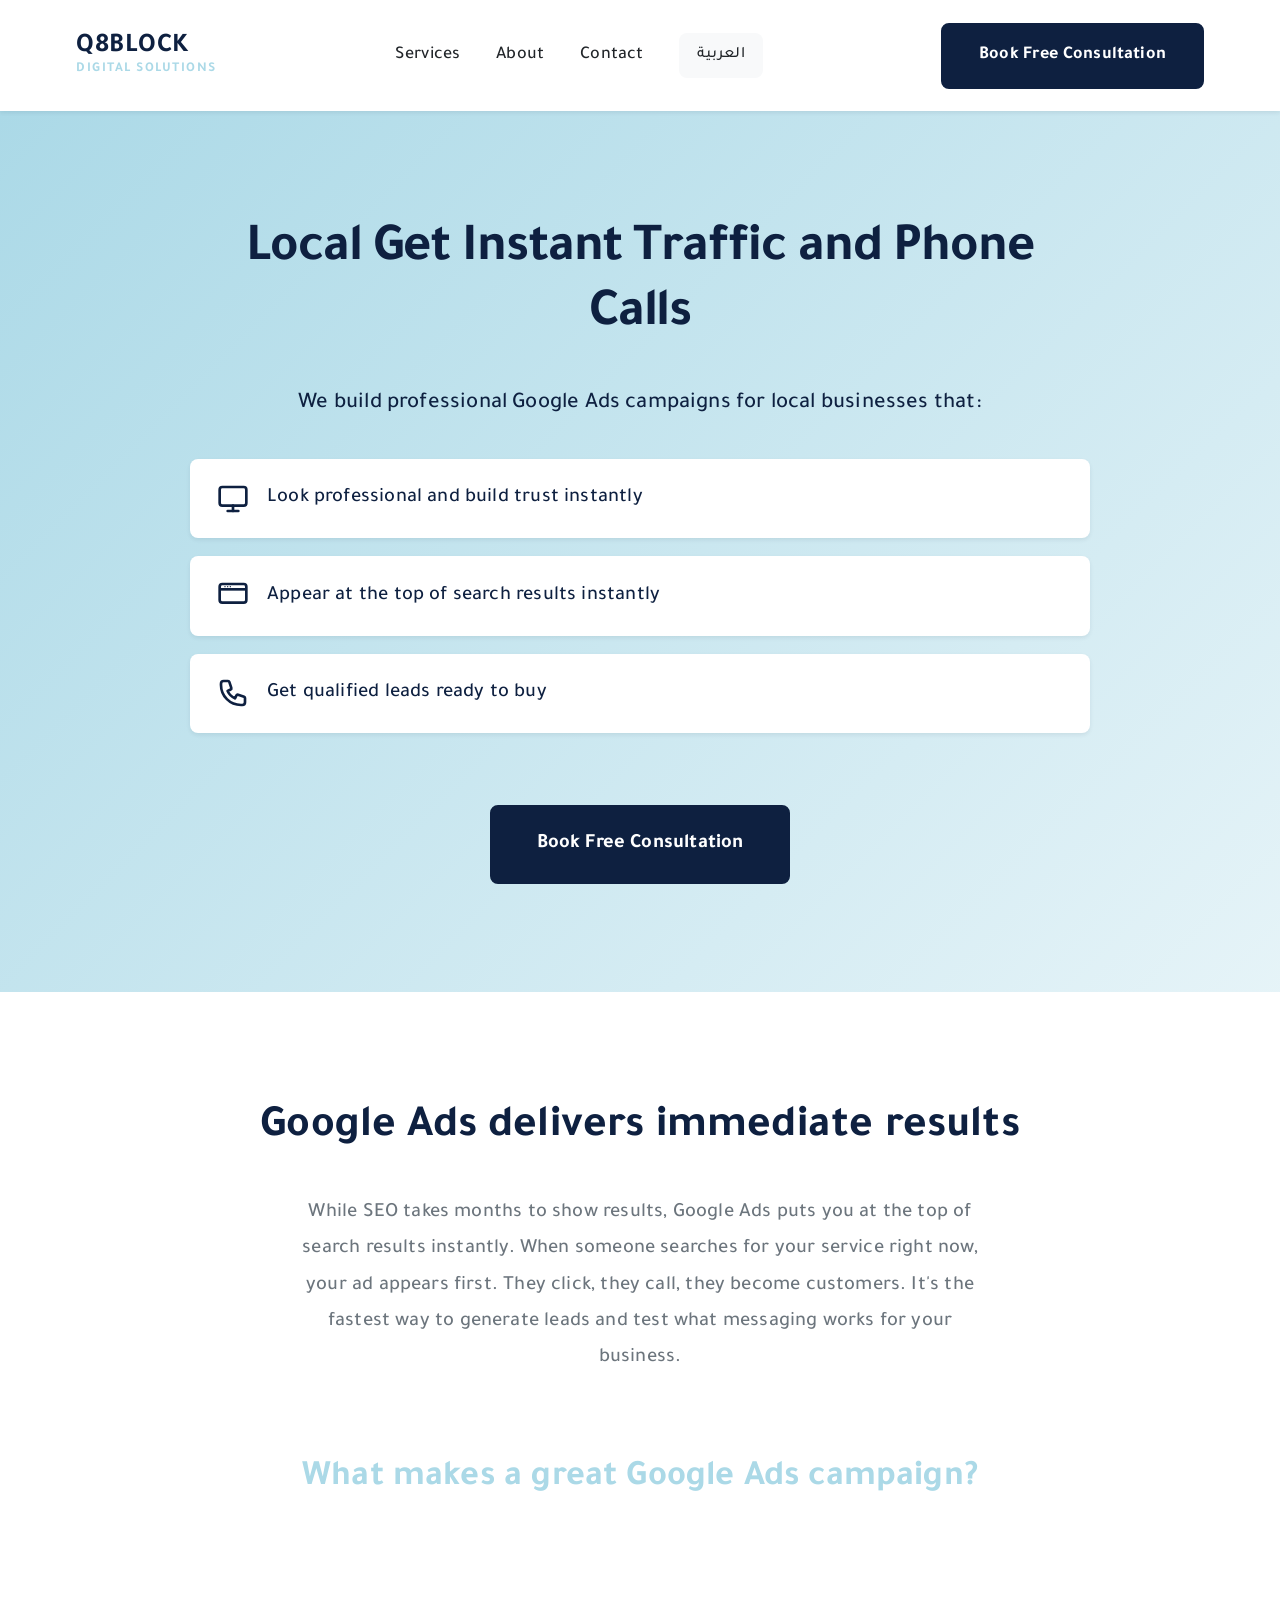
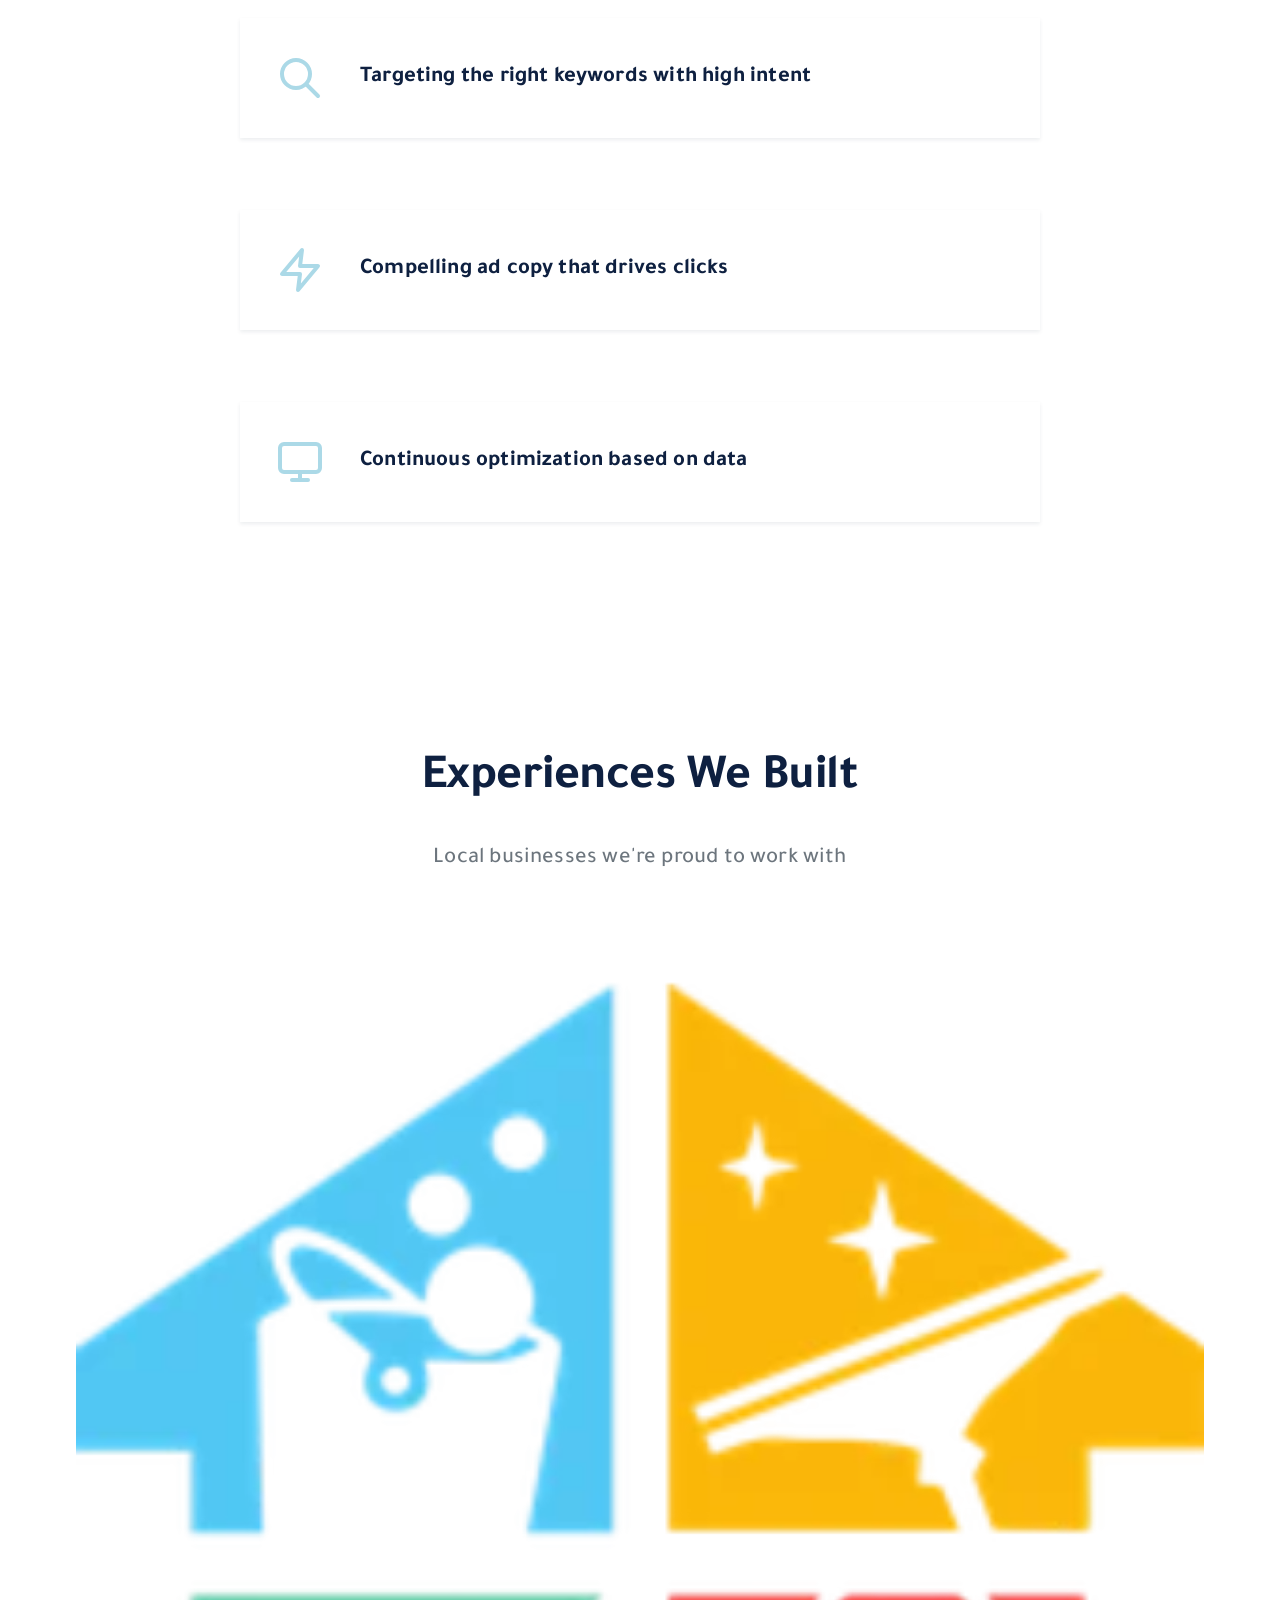
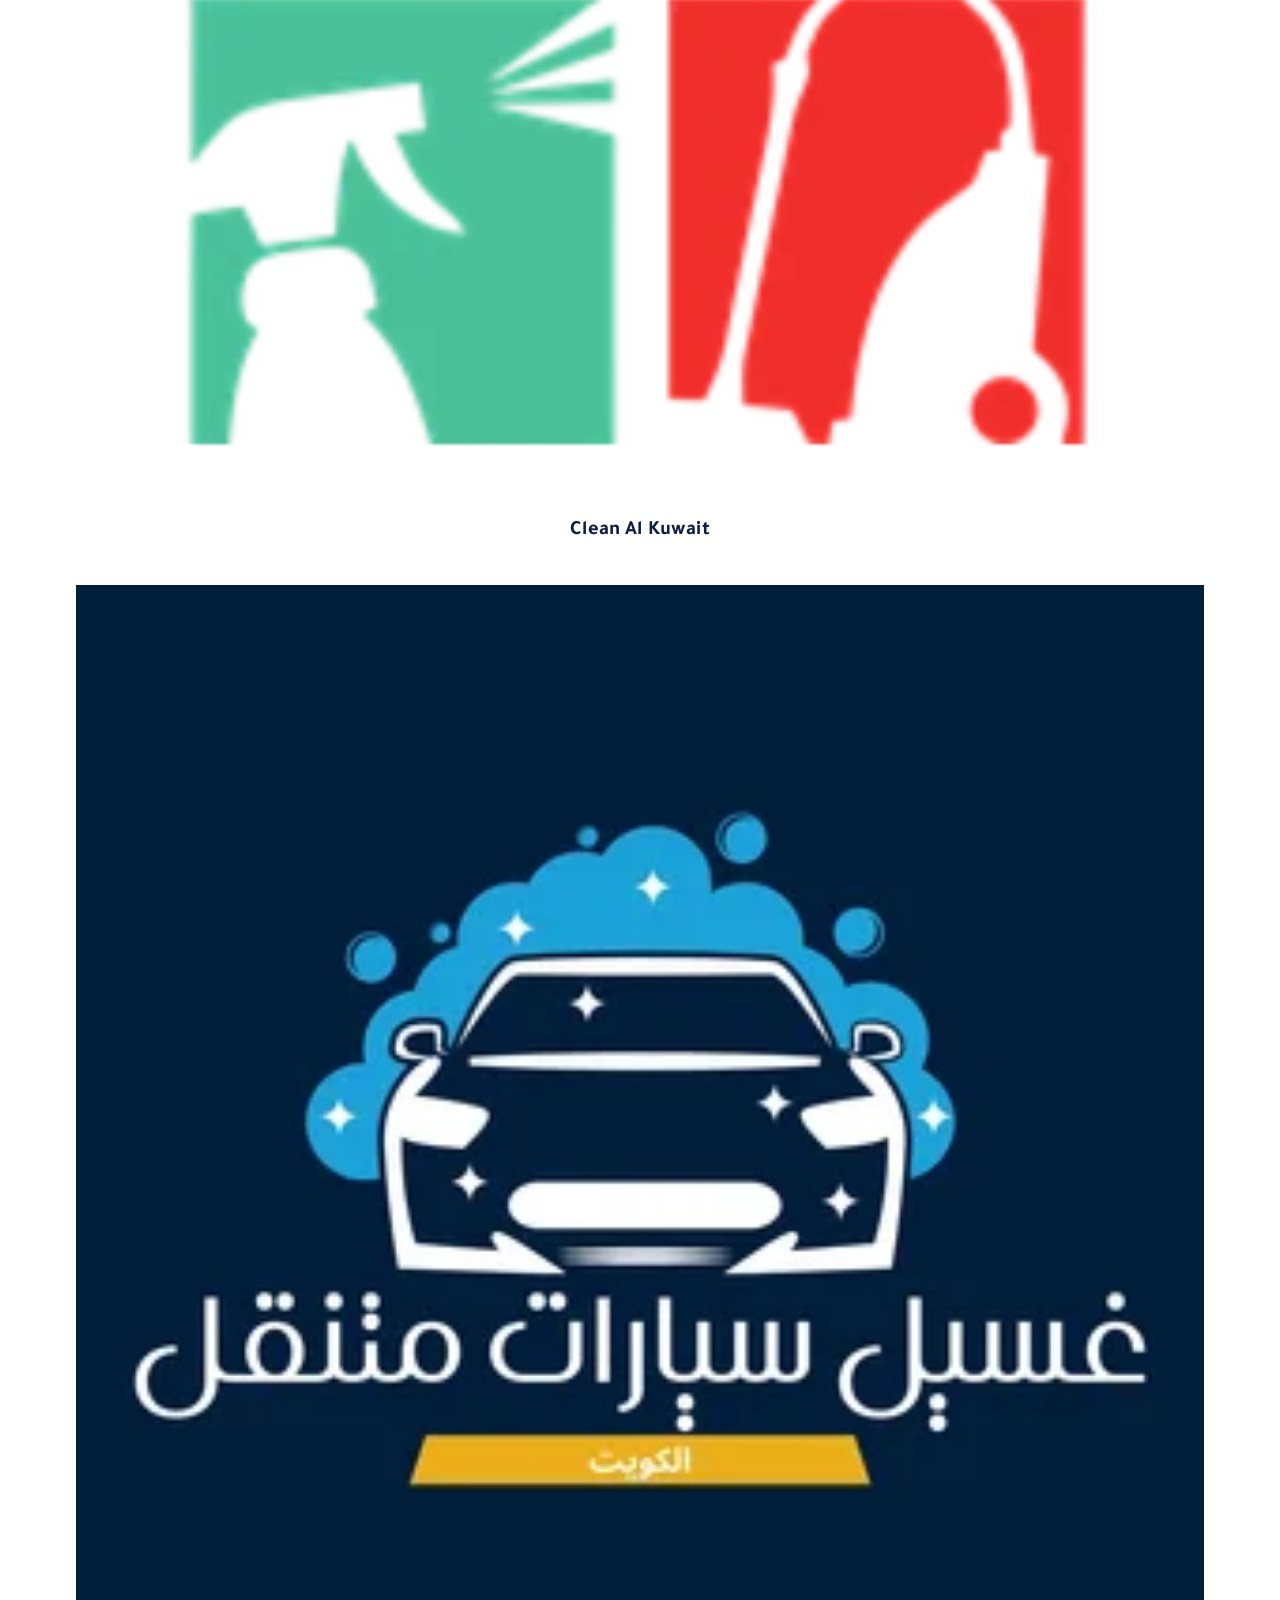
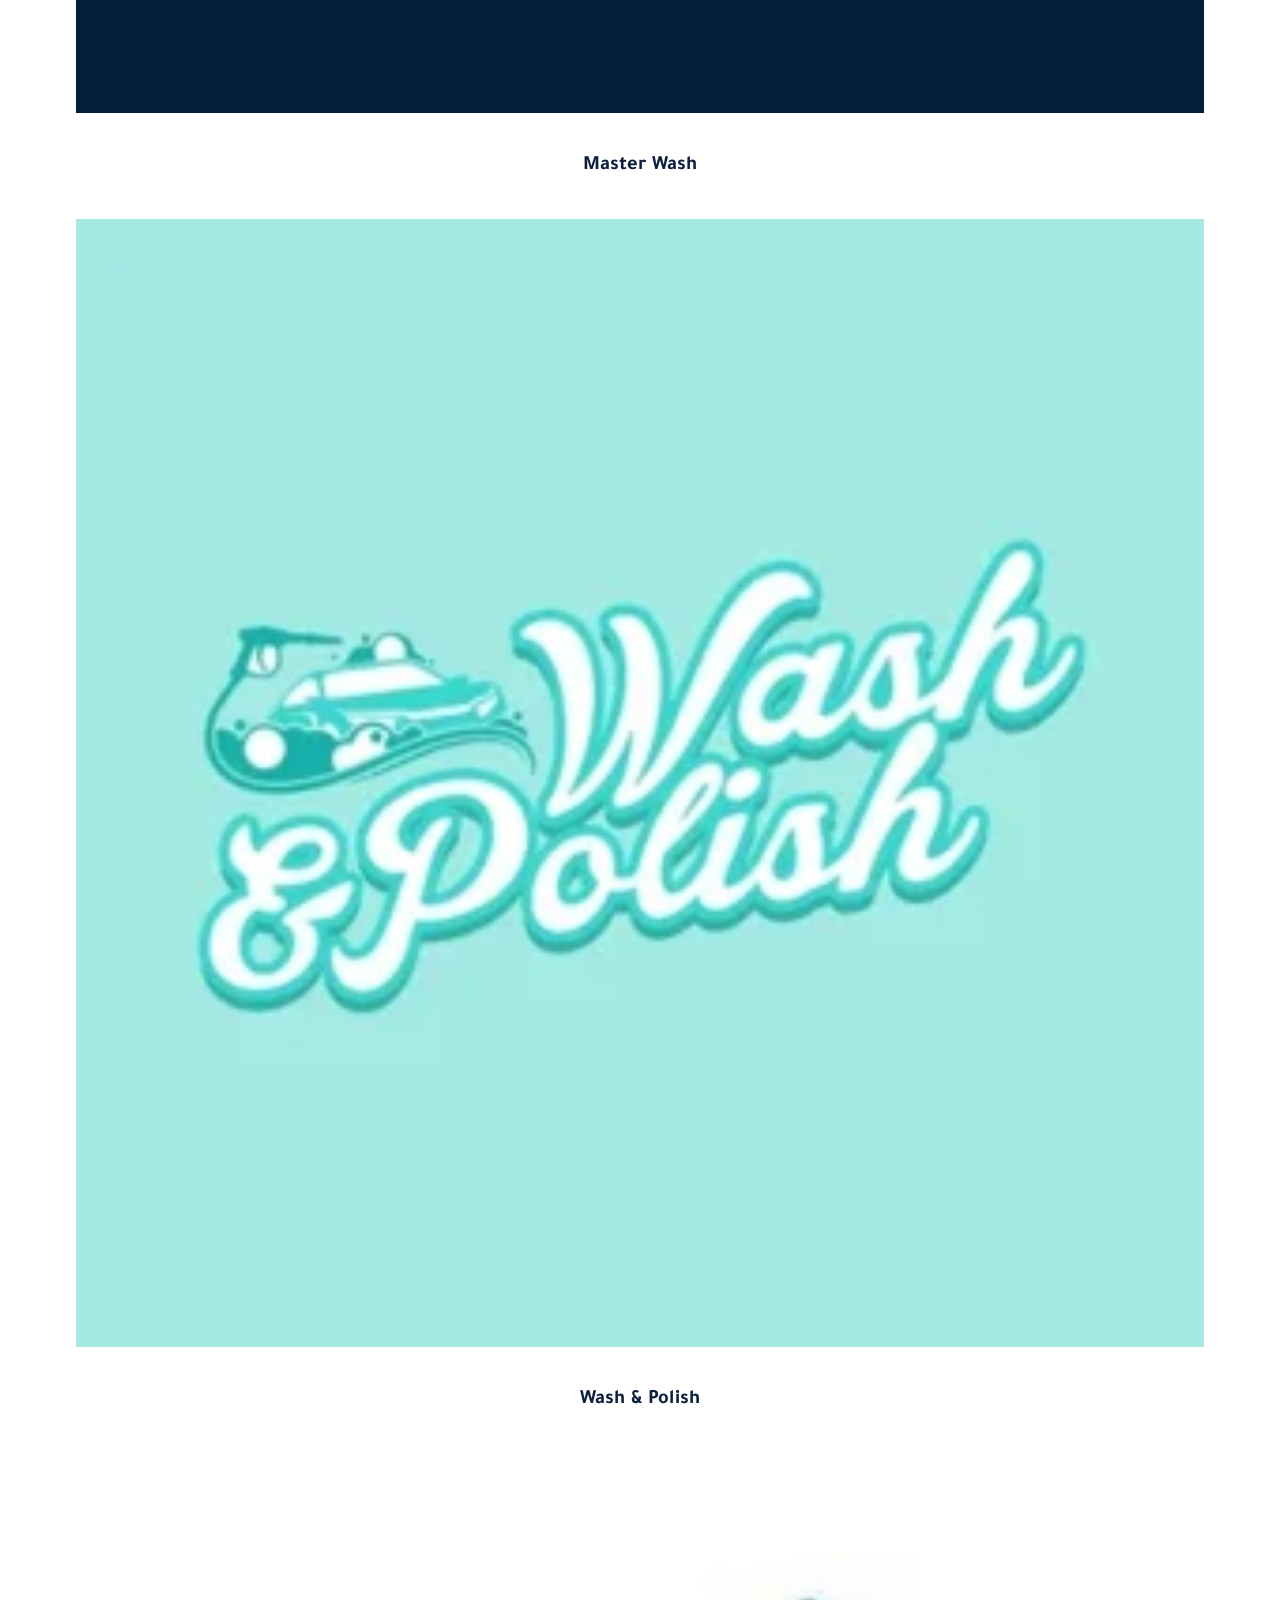
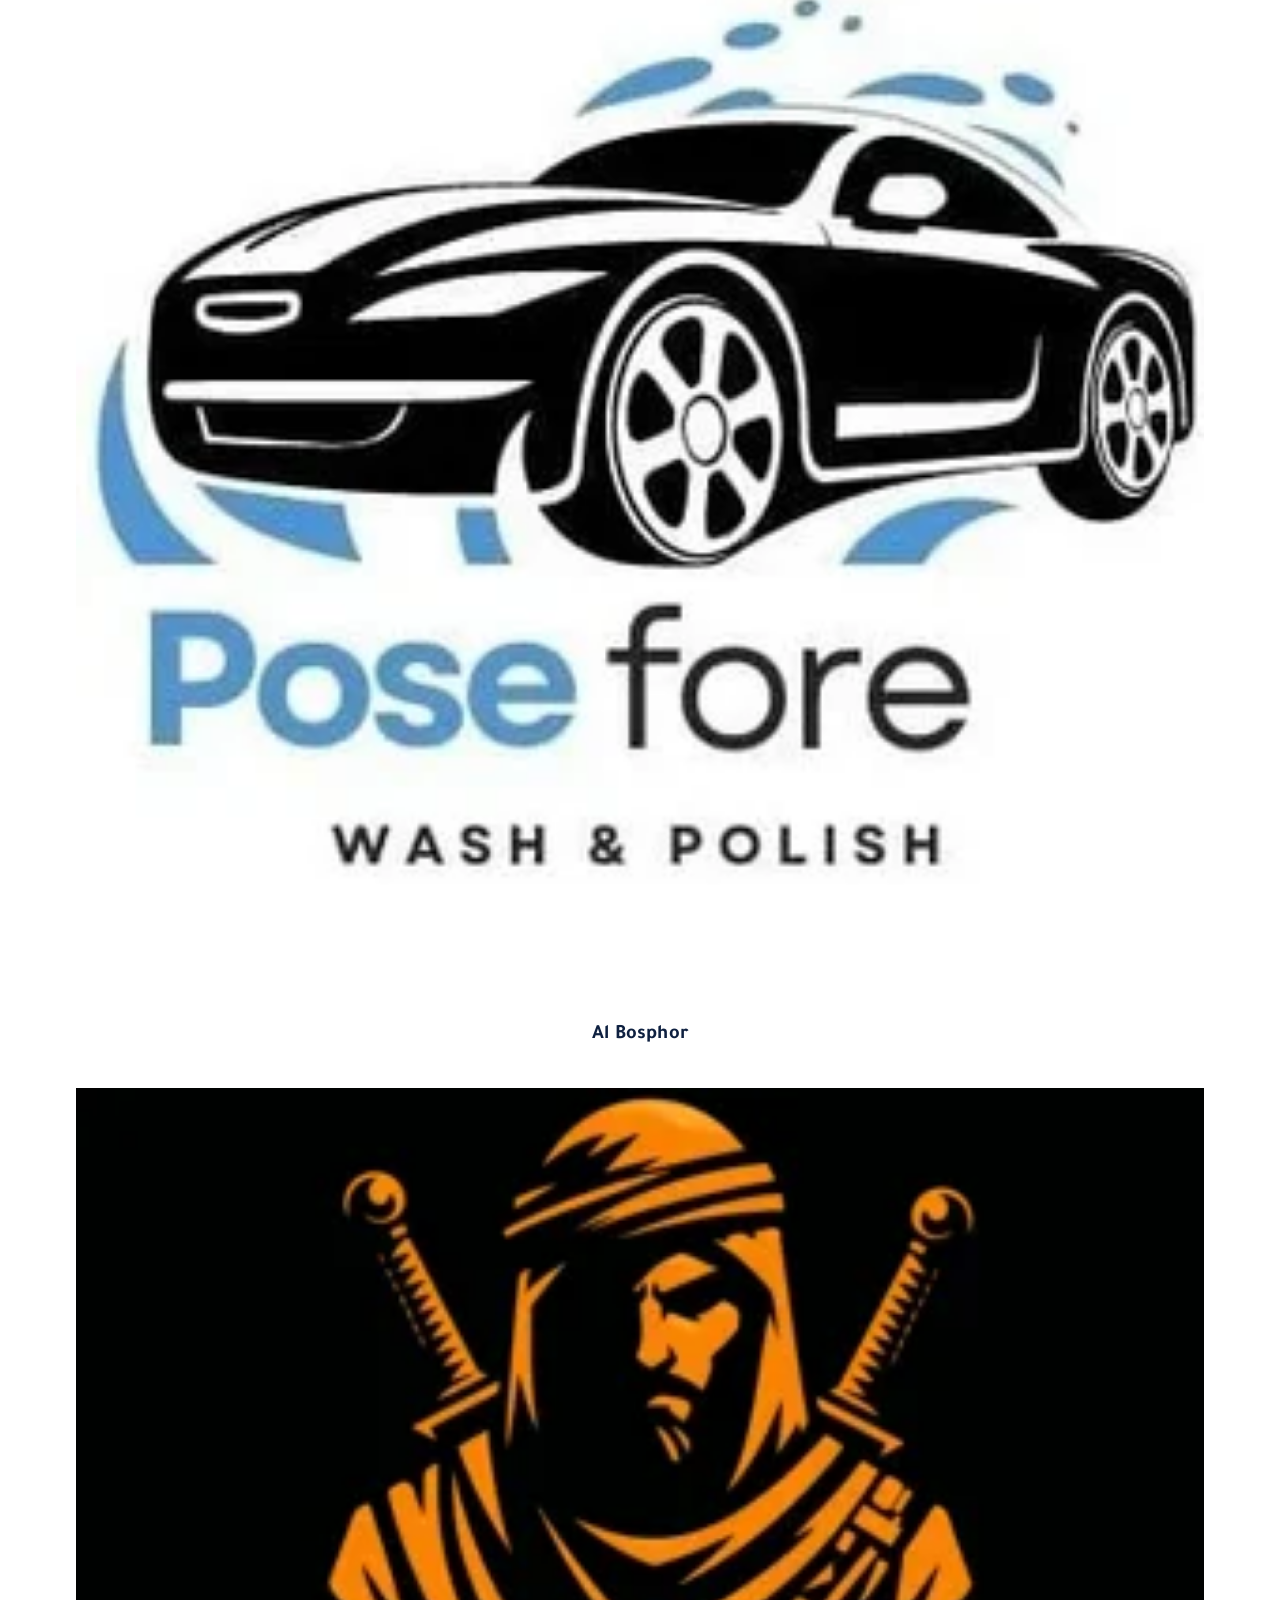
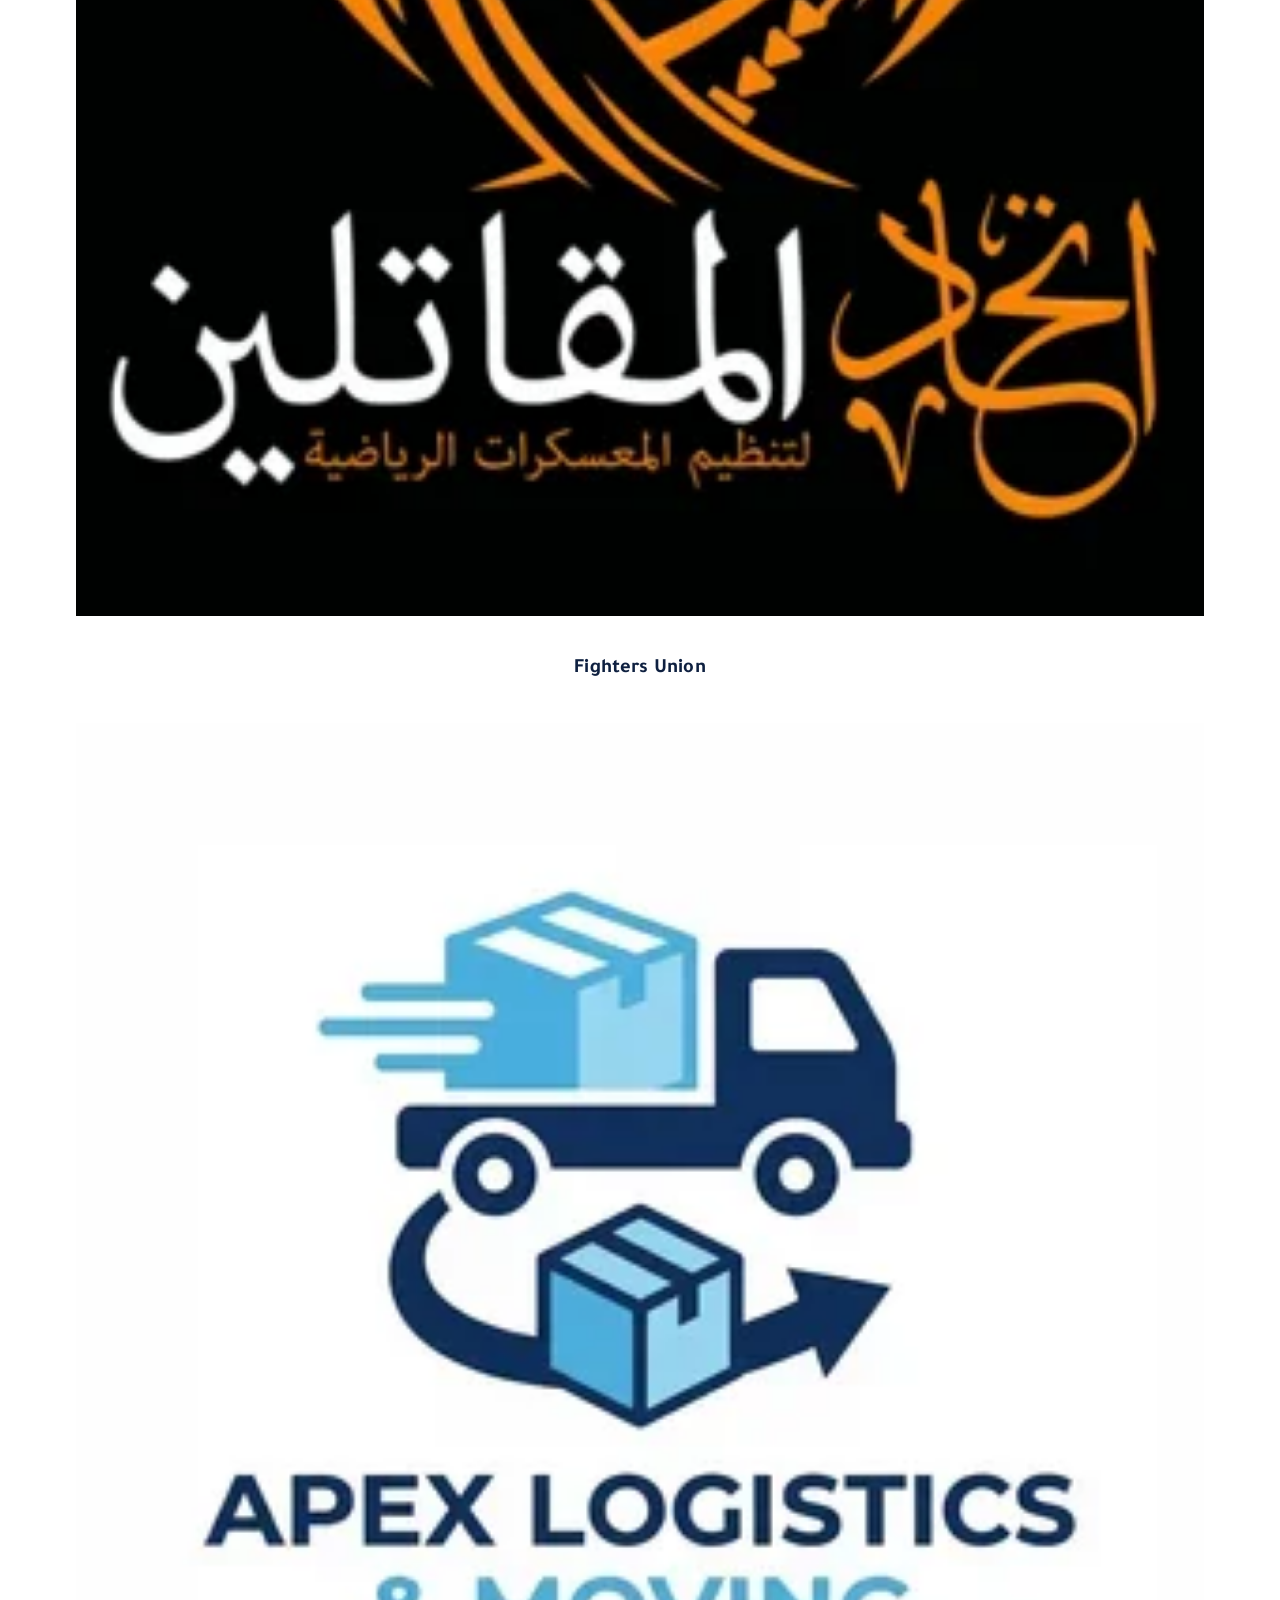
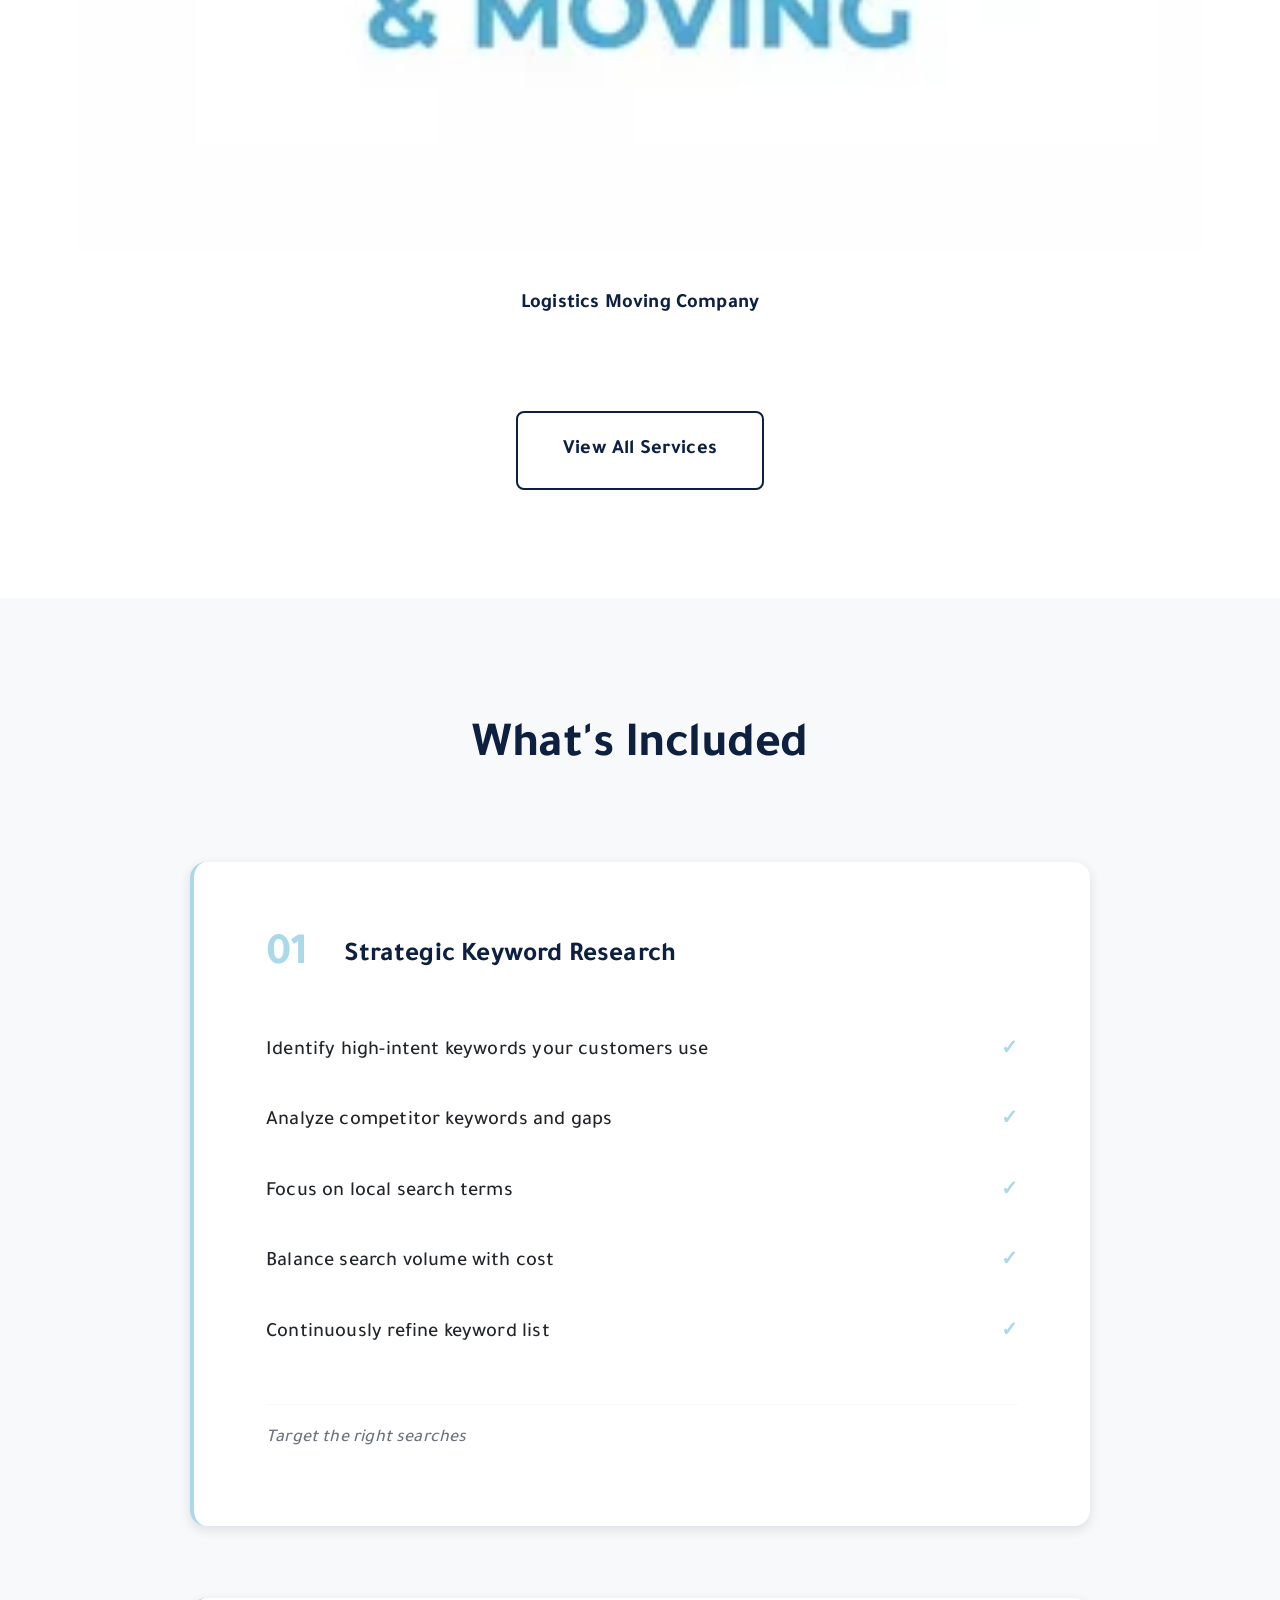
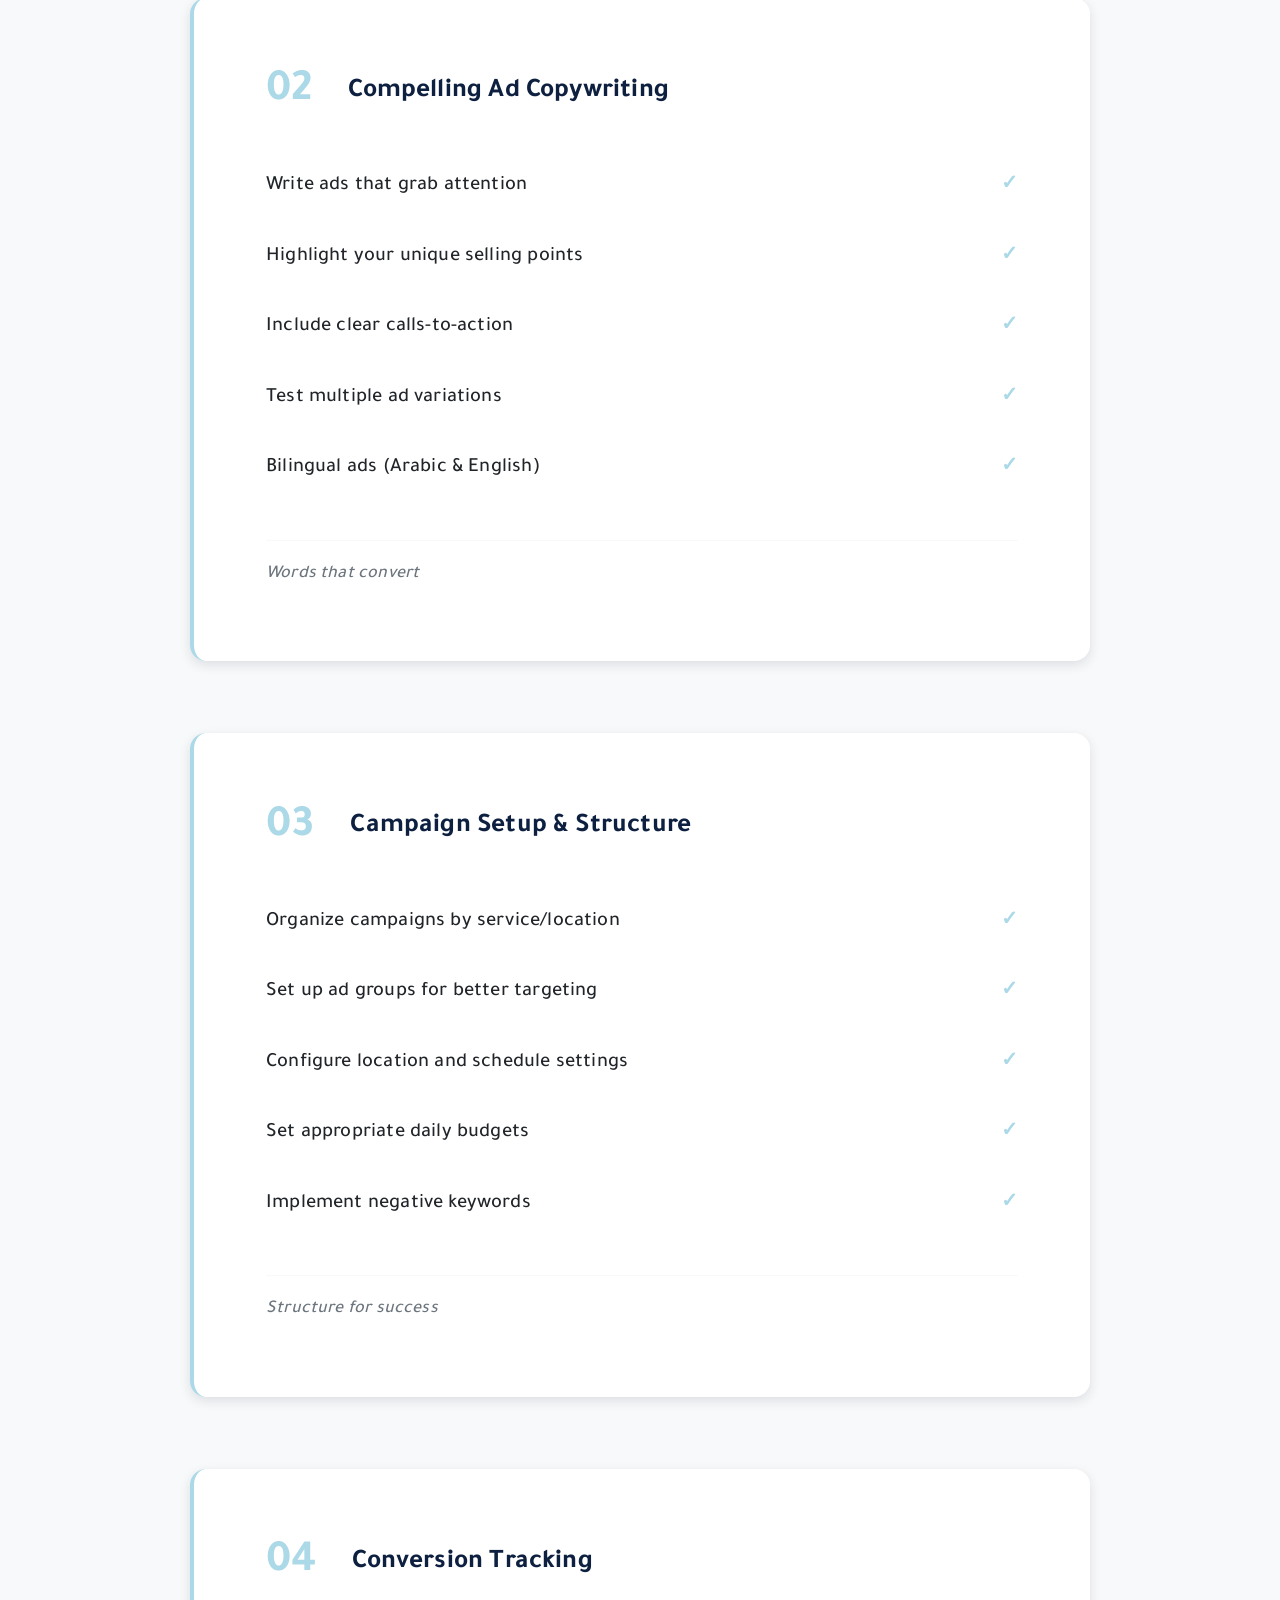
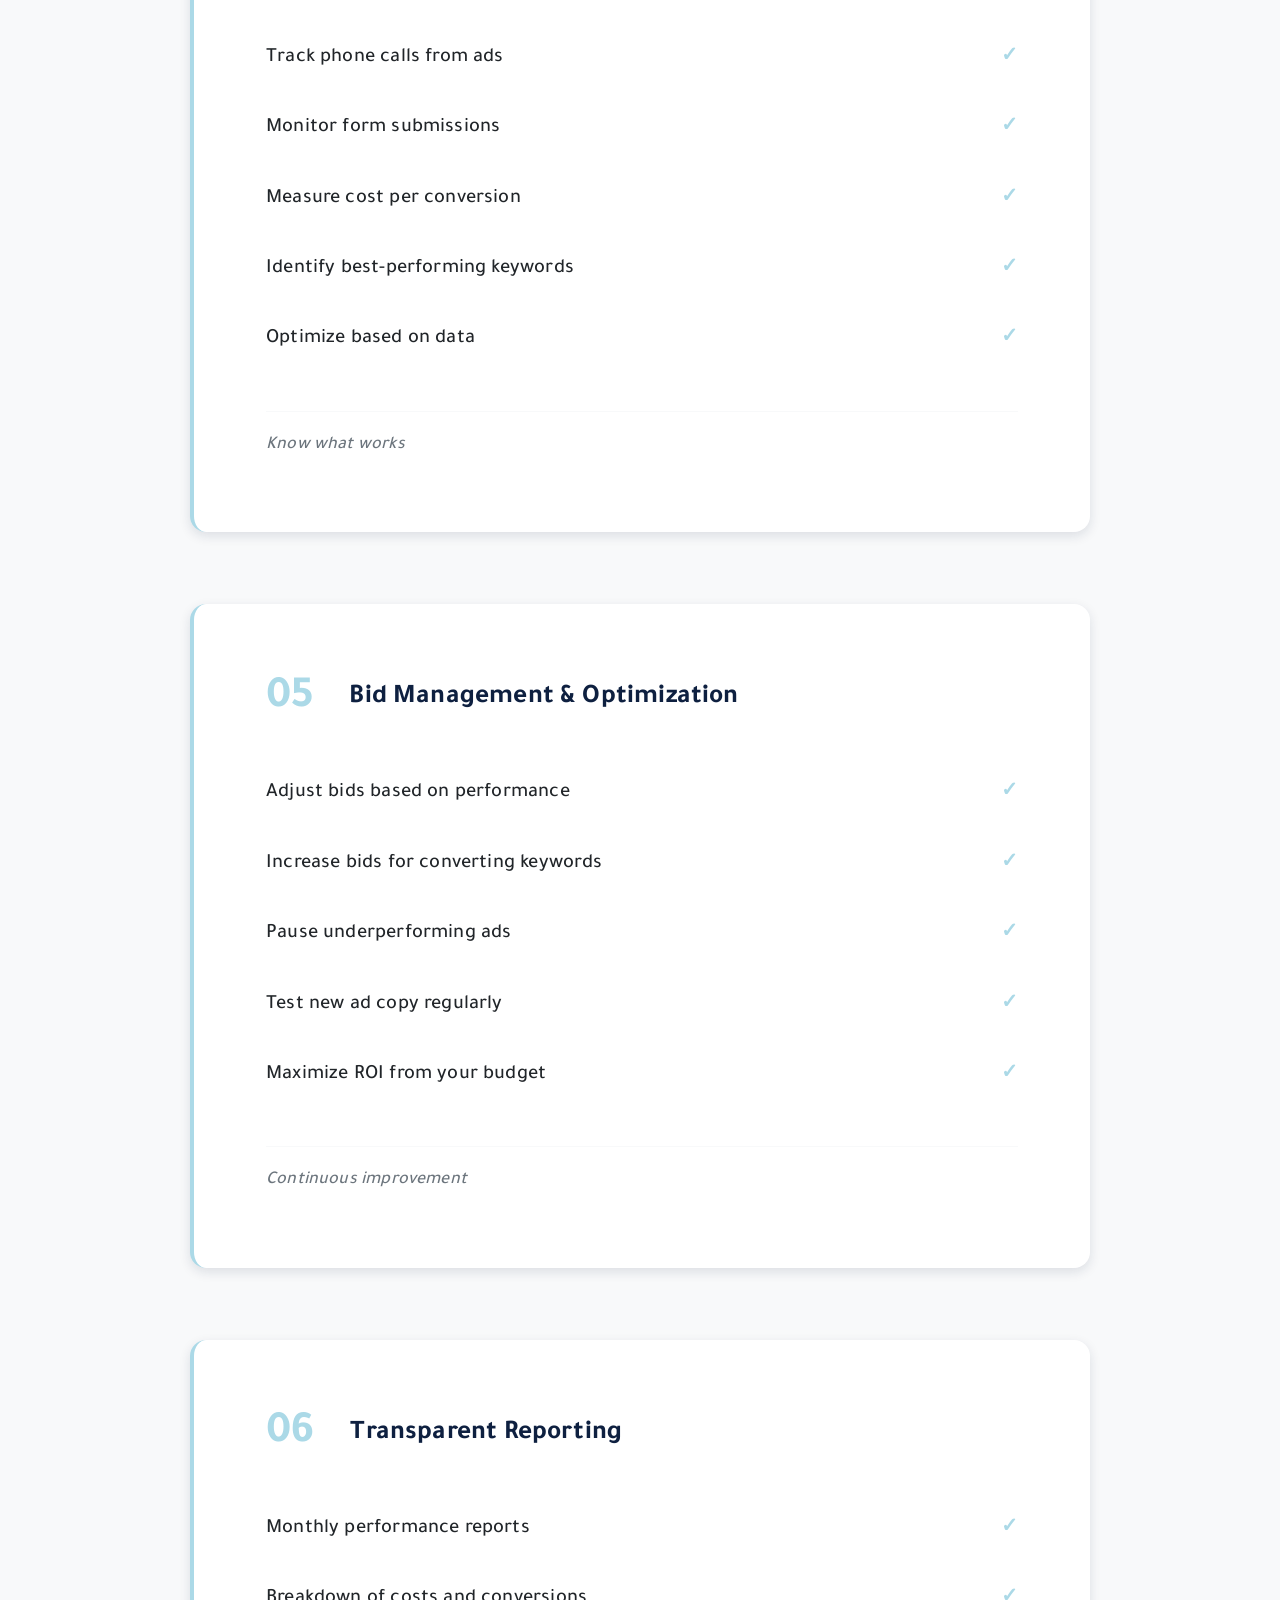
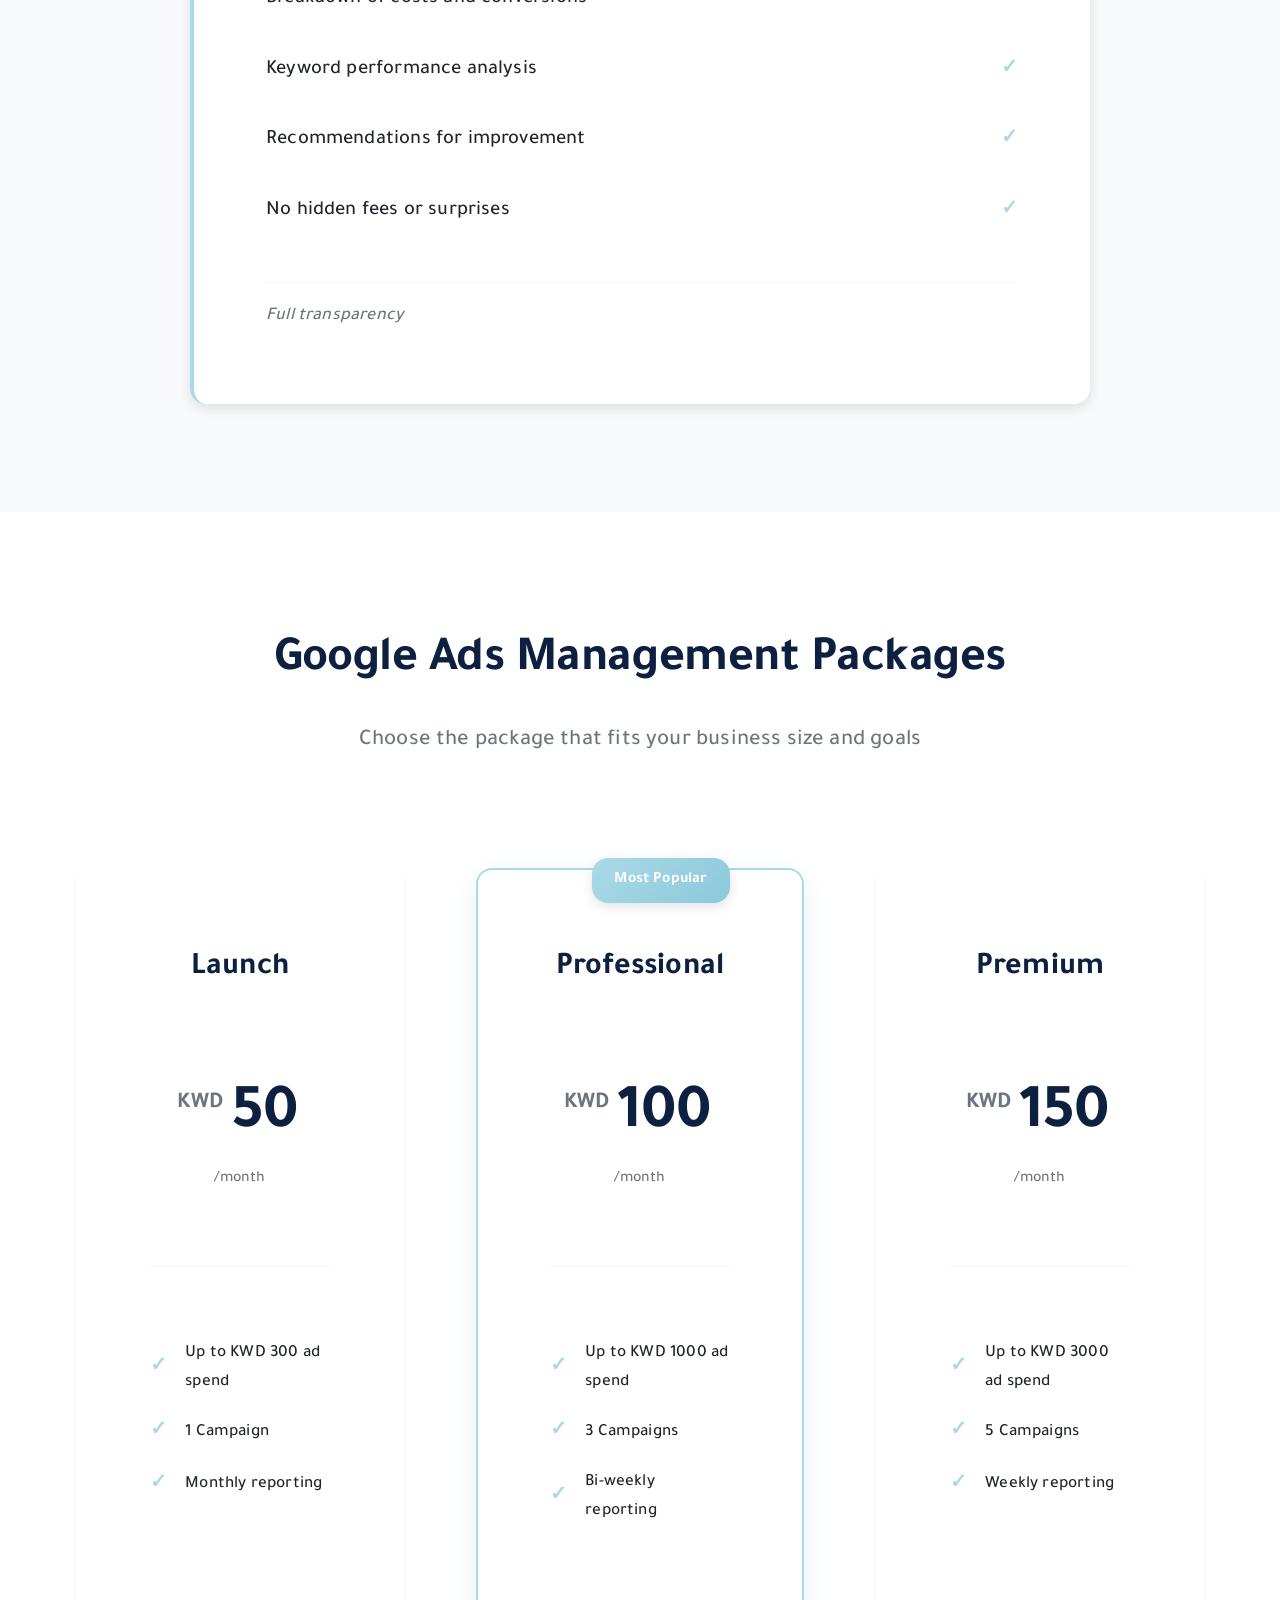
<file: en/services/google-ads.html>
<!DOCTYPE html>
<html lang="en" dir="ltr">
<head>
    <meta charset="UTF-8">
    <meta name="viewport" content="width=device-width, initial-scale=1.0">
    
    <!-- Primary Meta Tags -->
    <title>Google Ads Management in Kuwait & Gulf | Q8Block</title>
    <meta name="title" content="Google Ads Management in Kuwait & Gulf | Q8Block">
    <meta name="description" content="Professional Google Ads management for local businesses. Get instant calls and customers. Month-to-month service with no long-term contracts in Kuwait.">
    <meta name="keywords" content="Google Ads management Kuwait, local website design, web development Gulf, professional websites Kuwait">
    
    <!-- Open Graph -->
    <meta property="og:type" content="website">
    <meta property="og:url" content="https://q8block.com/en/services/google-ads">
    <meta property="og:title" content="Google Ads Management in Kuwait & Gulf | Q8Block">
    <meta property="og:description" content="Professional local website development for businesses in Kuwait, Saudi Arabia, and UAE">
    
    <!-- Canonical & Alternate -->
    <link rel="canonical" href="https://q8block.com/en/services/google-ads">
    <link rel="alternate" hreflang="en" href="https://q8block.com/en/services/google-ads">
    <link rel="alternate" hreflang="ar" href="https://q8block.com/services/google-ads">
    <link rel="alternate" hreflang="x-default" href="https://q8block.com/en/services/google-ads">
    
    <!-- Fonts -->
    <link rel="preconnect" href="https://fonts.googleapis.com">
    <link rel="preconnect" href="https://fonts.gstatic.com" crossorigin>
    <link href="https://fonts.googleapis.com/css2?family=Tajawal:wght@300;400;500;600;700;800&display=swap" rel="stylesheet">
    
    <!-- Stylesheet -->
    <link rel="stylesheet" href="/assets/css/styles-en.css">
    
    <!-- Service Schema Markup -->
    <script type="application/ld+json">
    {
      "@context": "https://schema.org",
      "@type": "Service",
      "@id": "https://q8block.com/en/services/google-ads",
      "serviceType": "Google Ads Management",
      "name": "Google Ads Management",
      "description": "Professional local website development for businesses in Kuwait, Saudi Arabia, and UAE. Mobile-optimized, fast-loading, and designed to convert visitors into customers.",
      "provider": {
        "@type": "LocalBusiness",
        "@id": "https://q8block.com/#organization",
        "name": "Q8Block"
      },
      "areaServed": [
        {"@type": "Country", "name": "Kuwait"},
        {"@type": "Country", "name": "Saudi Arabia"},
        {"@type": "Country", "name": "United Arab Emirates"}
      ],
      "offers": {
        "@type": "Offer",
        "priceCurrency": "KWD",
        "price": "120",
        "priceSpecification": {
          "@type": "PriceSpecification",
          "minPrice": "120",
          "maxPrice": "450",
          "priceCurrency": "KWD"
        }
      }
    }
    </script>
</head>
<body>
    <!-- Header / Navigation -->
    <header class="header">
        <nav class="nav container">
            <div class="nav-brand">
                <a href="/en/" class="brand-link">
                    <div class="brand-text">
                        <span class="brand-name">Q8BLOCK</span>
                        <span class="brand-tagline">DIGITAL SOLUTIONS</span>
                    </div>
                </a>
            </div>
            <div class="nav-links">
                <a href="/en/services/" class="nav-link">Services</a>
                <a href="/en/about" class="nav-link">About</a>
                <a href="/en/contact" class="nav-link">Contact</a>
                <a href="/services/google-ads" class="nav-link lang-switch">العربية</a>
            </div>
            <div class="nav-cta">
                <a href="/en/contact?service=google-ads" class="btn btn-primary">Book Free Consultation</a>
            </div>
            <button class="mobile-menu-toggle" aria-label="Open menu">
                <span></span>
                <span></span>
                <span></span>
            </button>
        </nav>
    </header>

    <!-- Hero Section -->
    <section class="hero" style="min-height: 60vh; padding: 6rem 0;">
        <div class="container">
            <div class="hero-content">
                <h1 class="hero-title">Local Get Instant Traffic and Phone Calls</h1>
                <div class="hero-description">
                    <p class="hero-intro">We build professional Google Ads campaigns for local businesses that:</p>
                    <ul class="hero-benefits">
                        <li class="benefit-item">
                            <svg class="benefit-icon" viewBox="0 0 24 24" fill="none" xmlns="http://www.w3.org/2000/svg">
                                <rect x="2" y="3" width="20" height="14" rx="2" stroke="currentColor" stroke-width="2"/>
                                <path d="M8 21H16" stroke="currentColor" stroke-width="2" stroke-linecap="round"/>
                                <path d="M12 17V21" stroke="currentColor" stroke-width="2" stroke-linecap="round"/>
                            </svg>
                            <span>Look professional and build trust instantly</span>
                        </li>
                        <li class="benefit-item">
                            <svg class="benefit-icon" viewBox="0 0 24 24" fill="none" xmlns="http://www.w3.org/2000/svg">
                                <rect x="2" y="3" width="20" height="14" rx="2" stroke="currentColor" stroke-width="2"/>
                                <path d="M2 7H22" stroke="currentColor" stroke-width="2"/>
                                <circle cx="6" cy="5" r="0.5" fill="currentColor"/>
                                <circle cx="8" cy="5" r="0.5" fill="currentColor"/>
                                <circle cx="10" cy="5" r="0.5" fill="currentColor"/>
                            </svg>
                            <span>Appear at the top of search results instantly</span>
                        </li>
                        <li class="benefit-item">
                            <svg class="benefit-icon" viewBox="0 0 24 24" fill="none" xmlns="http://www.w3.org/2000/svg">
                                <path d="M3 5C3 3.89543 3.89543 3 5 3H8.27924C8.70967 3 9.09181 3.27543 9.22792 3.68377L10.7257 8.17721C10.8831 8.64932 10.6694 9.16531 10.2243 9.38787L7.96701 10.5165C9.06925 12.9612 11.0388 14.9308 13.4835 16.033L14.6121 13.7757C14.8347 13.3306 15.3507 13.1169 15.8228 13.2743L20.3162 14.7721C20.7246 14.9082 21 15.2903 21 15.7208V19C21 20.1046 20.1046 21 19 21H18C9.71573 21 3 14.2843 3 6V5Z" stroke="currentColor" stroke-width="2" stroke-linecap="round" stroke-linejoin="round"/>
                            </svg>
                            <span>Get qualified leads ready to buy</span>
                        </li>
                    </ul>
                </div>
                <div class="hero-cta">
                    <a href="/en/contact?service=google-ads" class="btn btn-primary btn-large">Book Free Consultation</a>
                </div>
            </div>
        </div>
    </section>

    <!-- Value Section -->
    <section class="value-section" id="about">
        <div class="container">
            <div class="value-content-centered">
                <h2 class="value-title-centered">Google Ads delivers immediate results</h2>
                <p class="value-description">
                    While SEO takes months to show results, Google Ads puts you at the top of search results instantly. When someone searches for your service right now, your ad appears first. They click, they call, they become customers. It's the fastest way to generate leads and test what messaging works for your business.
                </p>
                <h3 class="value-how-title">What makes a great Google Ads campaign?</h3>
                <ul class="value-points">
                    <li class="value-point fade-in" data-delay="0">
                        <svg class="value-icon" viewBox="0 0 24 24" fill="none" xmlns="http://www.w3.org/2000/svg">
                            <path d="M21 21L15 15M17 10C17 13.866 13.866 17 10 17C6.13401 17 3 13.866 3 10C3 6.13401 6.13401 3 10 3C13.866 3 17 6.13401 17 10Z" stroke="currentColor" stroke-width="2" stroke-linecap="round" stroke-linejoin="round"/>
                        </svg>
                        <span>Targeting the right keywords with high intent</span>
                    </li>
                    <li class="value-point fade-in" data-delay="200">
                        <svg class="value-icon" viewBox="0 0 24 24" fill="none" xmlns="http://www.w3.org/2000/svg">
                            <path d="M13 2L3 14H12L11 22L21 10H12L13 2Z" stroke="currentColor" stroke-width="2" stroke-linecap="round" stroke-linejoin="round"/>
                        </svg>
                        <span>Compelling ad copy that drives clicks</span>
                    </li>
                    <li class="value-point fade-in" data-delay="400">
                        <svg class="value-icon" viewBox="0 0 24 24" fill="none" xmlns="http://www.w3.org/2000/svg">
                            <rect x="2" y="3" width="20" height="14" rx="2" stroke="currentColor" stroke-width="2"/>
                            <path d="M8 21H16" stroke="currentColor" stroke-width="2" stroke-linecap="round"/>
                            <path d="M12 17V21" stroke="currentColor" stroke-width="2" stroke-linecap="round"/>
                        </svg>
                        <span>Continuous optimization based on data</span>
                    </li>
                </ul>
            </div>
        </div>
    </section>

    <!-- Portfolio Section -->
    <section class="portfolio-section">
        <div class="container">
            <div class="section-header">
                <h2 class="section-title">Experiences We Built</h2>
                <p class="section-description">Local businesses we're proud to work with</p>
            </div>
            <div class="portfolio-grid">
                <a href="https://kwtclean.com" target="_blank" rel="nofollow" class="portfolio-item">
                    <div class="portfolio-image">
                        <img src="/assets/images/portfolio/clean-al-kuwait.webp" alt="Clean Al Kuwait" loading="lazy">
                    </div>
                    <h3 class="portfolio-title">Clean Al Kuwait</h3>
                </a>
                <a href="https://carwashkw.com" target="_blank" rel="nofollow" class="portfolio-item">
                    <div class="portfolio-image">
                        <img src="/assets/images/portfolio/master-wash.webp" alt="Master Wash" loading="lazy">
                    </div>
                    <h3 class="portfolio-title">Master Wash</h3>
                </a>
                <a href="https://kwcarwash.com" target="_blank" rel="nofollow" class="portfolio-item">
                    <div class="portfolio-image">
                        <img src="/assets/images/portfolio/wash-polish.webp" alt="Wash & Polish" loading="lazy">
                    </div>
                    <h3 class="portfolio-title">Wash & Polish</h3>
                </a>
                <a href="https://q8carwash.com" target="_blank" rel="nofollow" class="portfolio-item">
                    <div class="portfolio-image">
                        <img src="/assets/images/portfolio/al-bosphor.webp" alt="Al Bosphor" loading="lazy">
                    </div>
                    <h3 class="portfolio-title">Al Bosphor</h3>
                </a>
                <a href="https://fightersunionkw.com/" target="_blank" rel="nofollow" class="portfolio-item">
                    <div class="portfolio-image">
                        <img src="/assets/images/portfolio/fighters-union.webp" alt="Fighters Union" loading="lazy">
                    </div>
                    <h3 class="portfolio-title">Fighters Union</h3>
                </a>
                <div class="portfolio-item">
                    <div class="portfolio-image">
                        <img src="/assets/images/portfolio/logistics-moving.webp" alt="Logistics Moving Company" loading="lazy">
                    </div>
                    <h3 class="portfolio-title">Logistics Moving Company</h3>
                </div>
            </div>
            <div style="text-align: center; margin-top: 3rem;">
                <a href="/en/services/" class="btn btn-secondary btn-large">View All Services</a>
            </div>
        </div>
    </section>

    <!-- Services Section -->
    <section class="services-section" id="services">
        <div class="container">
            <div class="section-header">
                <h2 class="section-title">What's Included</h2>
            </div>
            <div class="services-detailed">
                <!-- Feature 1 -->
                <div class="service-detail-card fade-in-on-scroll">
                    <div class="service-detail-header">
                        <div class="service-detail-number">01</div>
                        <h3 class="service-detail-title">Strategic Keyword Research</h3>
                    </div>
                    <ul class="service-detail-list">
                        <li>Identify high-intent keywords your customers use</li>
                        <li>Analyze competitor keywords and gaps</li>
                        <li>Focus on local search terms</li>
                        <li>Balance search volume with cost</li>
                        <li>Continuously refine keyword list</li>
                    </ul>
                    <p class="service-detail-summary">Target the right searches</p>
                </div>

                <!-- Feature 2 -->
                <div class="service-detail-card fade-in-on-scroll">
                    <div class="service-detail-header">
                        <div class="service-detail-number">02</div>
                        <h3 class="service-detail-title">Compelling Ad Copywriting</h3>
                    </div>
                    <ul class="service-detail-list">
                        <li>Write ads that grab attention</li>
                        <li>Highlight your unique selling points</li>
                        <li>Include clear calls-to-action</li>
                        <li>Test multiple ad variations</li>
                        <li>Bilingual ads (Arabic & English)</li>
                    </ul>
                    <p class="service-detail-summary">Words that convert</p>
                </div>

                <!-- Feature 3 -->
                <div class="service-detail-card fade-in-on-scroll">
                    <div class="service-detail-header">
                        <div class="service-detail-number">03</div>
                        <h3 class="service-detail-title">Campaign Setup & Structure</h3>
                    </div>
                    <ul class="service-detail-list">
                        <li>Organize campaigns by service/location</li>
                        <li>Set up ad groups for better targeting</li>
                        <li>Configure location and schedule settings</li>
                        <li>Set appropriate daily budgets</li>
                        <li>Implement negative keywords</li>
                    </ul>
                    <p class="service-detail-summary">Structure for success</p>
                </div>

                <!-- Feature 4 -->
                <div class="service-detail-card fade-in-on-scroll">
                    <div class="service-detail-header">
                        <div class="service-detail-number">04</div>
                        <h3 class="service-detail-title">Conversion Tracking</h3>
                    </div>
                    <ul class="service-detail-list">
                        <li>Track phone calls from ads</li>
                        <li>Monitor form submissions</li>
                        <li>Measure cost per conversion</li>
                        <li>Identify best-performing keywords</li>
                        <li>Optimize based on data</li>
                    </ul>
                    <p class="service-detail-summary">Know what works</p>
                </div>

                <!-- Feature 5 -->
                <div class="service-detail-card fade-in-on-scroll">
                    <div class="service-detail-header">
                        <div class="service-detail-number">05</div>
                        <h3 class="service-detail-title">Bid Management & Optimization</h3>
                    </div>
                    <ul class="service-detail-list">
                        <li>Adjust bids based on performance</li>
                        <li>Increase bids for converting keywords</li>
                        <li>Pause underperforming ads</li>
                        <li>Test new ad copy regularly</li>
                        <li>Maximize ROI from your budget</li>
                    </ul>
                    <p class="service-detail-summary">Continuous improvement</p>
                </div>

                <!-- Feature 6 -->
                <div class="service-detail-card fade-in-on-scroll">
                    <div class="service-detail-header">
                        <div class="service-detail-number">06</div>
                        <h3 class="service-detail-title">Transparent Reporting</h3>
                    </div>
                    <ul class="service-detail-list">
                        <li>Monthly performance reports</li>
                        <li>Breakdown of costs and conversions</li>
                        <li>Keyword performance analysis</li>
                        <li>Recommendations for improvement</li>
                        <li>No hidden fees or surprises</li>
                    </ul>
                    <p class="service-detail-summary">Full transparency</p>
                </div>
            </div>
        </div>
    </section>

    <!-- Pricing Section -->
    <section class="pricing-section" id="pricing">
        <div class="container">
            <div class="section-header">
                <h2 class="section-title">Google Ads Management Packages</h2>
                <p class="section-description">Choose the package that fits your business size and goals</p>
            </div>

            <div class="pricing-cards">
                <!-- Launch Package -->
                <div class="pricing-card fade-in-on-scroll">
                    <div class="pricing-card-header">
                        <h3 class="pricing-card-title">Launch</h3>
                    </div>
                    <div class="pricing-card-price">
                        <span class="price-currency">KWD</span>
                        <span class="price-amount">50</span>
                        <span class="price-period">/month</span>
                    </div>
                    <div class="pricing-card-highlights">
                        <div class="highlight-item">
                            <span class="highlight-icon">✓</span>
                            <span>Up to KWD 300 ad spend</span>
                        </div>
                        <div class="highlight-item">
                            <span class="highlight-icon">✓</span>
                            <span>1 Campaign</span>
                        </div>
                        <div class="highlight-item">
                            <span class="highlight-icon">✓</span>
                            <span>Monthly reporting</span>
                        </div>
                    </div>
                    <button class="pricing-cta-button" onclick="window.location.href='/en/contact?service=google-ads'">Get Started</button>
                </div>

                <!-- Scale Package (Featured) -->
                <div class="pricing-card pricing-card-featured fade-in-on-scroll">
                    <div class="pricing-badge">Most Popular</div>
                    <div class="pricing-card-header">
                        <h3 class="pricing-card-title">Professional</h3>
                    </div>
                    <div class="pricing-card-price">
                        <span class="price-currency">KWD</span>
                        <span class="price-amount">100</span>
                        <span class="price-period">/month</span>
                    </div>
                    <div class="pricing-card-highlights">
                        <div class="highlight-item">
                            <span class="highlight-icon">✓</span>
                            <span>Up to KWD 1000 ad spend</span>
                        </div>
                        <div class="highlight-item">
                            <span class="highlight-icon">✓</span>
                            <span>3 Campaigns</span>
                        </div>
                        <div class="highlight-item">
                            <span class="highlight-icon">✓</span>
                            <span>Bi-weekly reporting</span>
                        </div>
                    </div>
                    <button class="pricing-cta-button pricing-cta-featured" onclick="window.location.href='/en/contact?service=google-ads'">Get Started</button>
                </div>

                <!-- Dominate Package -->
                <div class="pricing-card fade-in-on-scroll">
                    <div class="pricing-card-header">
                        <h3 class="pricing-card-title">Premium</h3>                    </div>
                    <div class="pricing-card-price">
                        <span class="price-currency">KWD</span>
                        <span class="price-amount">150</span>
                        <span class="price-period">/month</span>
                    </div>
                    <div class="pricing-card-highlights">
                        <div class="highlight-item">
                            <span class="highlight-icon">✓</span>
                            <span>Up to KWD 3000 ad spend</span>
                        </div>
                        <div class="highlight-item">
                            <span class="highlight-icon">✓</span>
                            <span>5 Campaigns</span>
                        </div>
                        <div class="highlight-item">
                            <span class="highlight-icon">✓</span>
                            <span>Weekly reporting</span>
                        </div>
                    </div>
                    <button class="pricing-cta-button" onclick="window.location.href='/en/contact?service=google-ads'">Get Started</button>
                </div>
            </div>
        </div>
    </section>

    <!-- Testimonials Section -->
    <section class="testimonials-section" id="testimonials">
        <div class="container">
            <div class="section-header">
                <h2 class="section-title">What Our Clients Say</h2>
            </div>
            
            <!-- Google Rating Badge -->
            <div class="google-rating-badge">
                <a href="https://share.google/sRLs90XWW1ewyhL3a" target="_blank" rel="noopener" class="google-rating-link">
                    <svg width="32" height="32" viewBox="0 0 24 24" fill="none" xmlns="http://www.w3.org/2000/svg" class="google-logo">
                        <path d="M22.56 12.25c0-.78-.07-1.53-.2-2.25H12v4.26h5.92c-.26 1.37-1.04 2.53-2.21 3.31v2.77h3.57c2.08-1.92 3.28-4.74 3.28-8.09z" fill="#4285F4"/>
                        <path d="M12 23c2.97 0 5.46-.98 7.28-2.66l-3.57-2.77c-.98.66-2.23 1.06-3.71 1.06-2.86 0-5.29-1.93-6.16-4.53H2.18v2.84C3.99 20.53 7.7 23 12 23z" fill="#34A853"/>
                        <path d="M5.84 14.09c-.22-.66-.35-1.36-.35-2.09s.13-1.43.35-2.09V7.07H2.18C1.43 8.55 1 10.22 1 12s.43 3.45 1.18 4.93l2.85-2.22.81-.62z" fill="#FBBC05"/>
                        <path d="M12 5.38c1.62 0 3.06.56 4.21 1.64l3.15-3.15C17.45 2.09 14.97 1 12 1 7.7 1 3.99 3.47 2.18 7.07l3.66 2.84c.87-2.6 3.3-4.53 6.16-4.53z" fill="#EA4335"/>
                    </svg>
                    <div class="google-stars">
                        <span>★</span><span>★</span><span>★</span><span>★</span><span>★</span>
                    </div>
                    <span class="rating-number">5.0</span>
                </a>
            </div>

            <!-- Testimonials Grid -->
            <div class="testimonials-grid">
                <div class="testimonial-card fade-in-on-scroll">
                    <div class="testimonial-stars">
                        <span>★</span><span>★</span><span>★</span><span>★</span><span>★</span>
                    </div>
                    <p class="testimonial-text">"They built us a website and set up Google Ads. The result? More calls and new customers. Professional team that understands the local market."</p>
                    <div class="testimonial-author">
                        <strong>Ahmed M.</strong>
                        <span>Barbershop Owner</span>
                    </div>
                </div>

                <div class="testimonial-card fade-in-on-scroll">
                    <div class="testimonial-stars">
                        <span>★</span><span>★</span><span>★</span><span>★</span><span>★</span>
                    </div>
                    <p class="testimonial-text">"They helped me show up in Google search when people look for my services. Fast website, mobile-optimized. Highly recommend."</p>
                    <div class="testimonial-author">
                        <strong>Fatima A.</strong>
                        <span>Restaurant Manager</span>
                    </div>
                </div>

                <div class="testimonial-card fade-in-on-scroll">
                    <div class="testimonial-stars">
                        <span>★</span><span>★</span><span>★</span><span>★</span><span>★</span>
                    </div>
                    <p class="testimonial-text">"Q8Block team understood my needs quickly. They built me a website and set up ads that bring calls. Excellent service."</p>
                    <div class="testimonial-author">
                        <strong>Khaled S.</strong>
                        <span>Auto Workshop Owner</span>
                    </div>
                </div>
            </div>
        </div>
    </section>

    <!-- FAQ Section -->
    <section class="faq-section" id="faq">
        <div class="container">
            <div class="faq-header">
                <h2 class="faq-title">Frequently Asked Questions</h2>
                <p class="faq-description">Common questions about our Google Ads management service</p>
            </div>
            <div class="faq-container">
                <div class="faq-item">
                    <button class="faq-question" aria-expanded="false">
                        <span class="faq-question-text">How quickly will I see results from Google Ads?</span>
                        <svg class="faq-icon" viewBox="0 0 24 24" fill="none" xmlns="http://www.w3.org/2000/svg">
                            <path d="M6 9L12 15L18 9" stroke="currentColor" stroke-width="2" stroke-linecap="round" stroke-linejoin="round"/>
                        </svg>
                    </button>
                    <div class="faq-answer">
                        <p class="faq-answer-text">Your ads can start running within 24-48 hours after campaign approval. You'll begin seeing clicks and calls immediately. However, we recommend running campaigns for at least 30 days to gather enough data for optimization.</p>
                    </div>
                </div>

                <div class="faq-item">
                    <button class="faq-question" aria-expanded="false">
                        <span class="faq-question-text">What's the minimum ad budget I need?</span>
                        <svg class="faq-icon" viewBox="0 0 24 24" fill="none" xmlns="http://www.w3.org/2000/svg">
                            <path d="M6 9L12 15L18 9" stroke="currentColor" stroke-width="2" stroke-linecap="round" stroke-linejoin="round"/>
                        </svg>
                    </button>
                    <div class="faq-answer">
                        <p class="faq-answer-text">We recommend a minimum ad spend of KWD 300/month to see meaningful results. This is separate from our management fee. The more you spend on ads, the more visibility and leads you'll get.</p>
                    </div>
                </div>

                <div class="faq-item">
                    <button class="faq-question" aria-expanded="false">
                        <span class="faq-question-text">What's the difference between Google Ads and SEO?</span>
                        <svg class="faq-icon" viewBox="0 0 24 24" fill="none" xmlns="http://www.w3.org/2000/svg">
                            <path d="M6 9L12 15L18 9" stroke="currentColor" stroke-width="2" stroke-linecap="round" stroke-linejoin="round"/>
                        </svg>
                    </button>
                    <div class="faq-answer">
                        <p class="faq-answer-text">Google Ads delivers immediate results but stops when you stop paying. SEO takes 3-6 months but provides long-term organic traffic. We recommend both: Ads for quick wins, SEO for sustainable growth.</p>
                    </div>
                </div>

                <div class="faq-item">
                    <button class="faq-question" aria-expanded="false">
                        <span class="faq-question-text">Do I need a website to run Google Ads?</span>
                        <svg class="faq-icon" viewBox="0 0 24 24" fill="none" xmlns="http://www.w3.org/2000/svg">
                            <path d="M6 9L12 15L18 9" stroke="currentColor" stroke-width="2" stroke-linecap="round" stroke-linejoin="round"/>
                        </svg>
                    </button>
                    <div class="faq-answer">
                        <p class="faq-answer-text">Yes, you need a landing page for your ads. If you don't have a website, we can build one for you. A good landing page significantly improves your conversion rate and lowers your cost per lead.</p>
                    </div>
                </div>

                <div class="faq-item">
                    <button class="faq-question" aria-expanded="false">
                        <span class="faq-question-text">Can I pause or stop my campaigns anytime?</span>
                        <svg class="faq-icon" viewBox="0 0 24 24" fill="none" xmlns="http://www.w3.org/2000/svg">
                            <path d="M6 9L12 15L18 9" stroke="currentColor" stroke-width="2" stroke-linecap="round" stroke-linejoin="round"/>
                        </svg>
                    </button>
                    <div class="faq-answer">
                        <p class="faq-answer-text">Yes, you have full control. We can pause campaigns during slow seasons or stop them entirely. There are no long-term contracts. However, we recommend running campaigns consistently for best results.</p>
                    </div>
                </div>

                <div class="faq-item">
                    <button class="faq-question" aria-expanded="false">
                        <span class="faq-question-text">How do I track results from my ads?</span>
                        <svg class="faq-icon" viewBox="0 0 24 24" fill="none" xmlns="http://www.w3.org/2000/svg">
                            <path d="M6 9L12 15L18 9" stroke="currentColor" stroke-width="2" stroke-linecap="round" stroke-linejoin="round"/>
                        </svg>
                    </button>
                    <div class="faq-answer">
                        <p class="faq-answer-text">We set up conversion tracking to monitor phone calls, form submissions, and other actions. You'll receive regular reports showing clicks, conversions, cost per lead, and ROI. Everything is transparent and measurable.</p>
                    </div>
                </div>
            </div>
        </div>
    </section>

    <!-- Consultation Form Section -->
    <section class="consultation-section" id="consultation">
        <div class="container">
            <div class="consultation-content">
                <h2 class="consultation-title">Book Your Free Consultation</h2>
                <p class="consultation-description">Let's discuss your business and how we can help you get more customers with Google Ads.</p>
                <form class="consultation-form" id="consultationForm">
                    <div class="form-group">
                        <label for="name">Full Name</label>
                        <input type="text" id="name" name="name" required placeholder="Enter your full name">
                    </div>
                    <div class="form-group">
                        <label for="phone">Phone Number</label>
                        <input type="tel" id="phone" name="phone" required placeholder="e.g., 94139666">
                    </div>
                    <div class="form-group">
                        <label for="business">Business Type</label>
                        <input type="text" id="business" name="business" required placeholder="e.g., Restaurant, Salon, Workshop">
                    </div>
                    <div class="form-group">
                        <label for="message">Your Message (Optional)</label>
                        <textarea id="message" name="message" rows="4" placeholder="Tell us more about your business and needs"></textarea>
                    </div>
                    <button type="submit" class="btn btn-primary btn-large btn-block">Submit Request</button>
                </form>
            </div>
        </div>
    </section>

    <!-- Footer -->
    <footer class="footer">
        <div class="container">
            <div class="footer-grid">
                <div class="footer-brand">
                    <div class="footer-brand-text">
                        <span class="footer-brand-name">Q8BLOCK</span>
                        <span class="footer-brand-subtitle">DIGITAL SOLUTIONS</span>
                    </div>
                    <a href="https://share.google/Hi6OENtATwRxOIzvb" target="_blank" rel="noopener noreferrer" class="footer-directions-link">
                        <svg viewBox="0 0 24 24" fill="none" xmlns="http://www.w3.org/2000/svg">
                            <path d="M9 20l-5.447-2.724A1 1 0 013 16.382V5.618a1 1 0 011.447-.894L9 7m0 13l6-3m-6 3V7m6 10l4.553 2.276A1 1 0 0021 18.382V7.618a1 1 0 00-.553-.894L15 4m0 13V4m0 0L9 7" stroke="currentColor" stroke-width="2" stroke-linecap="round" stroke-linejoin="round"/>
                        </svg>
                        Get Directions
                    </a>
                    <div class="map-container">
                        <iframe 
                            src="https://www.google.com/maps?q=%D8%B4%D8%B1%D9%83%D8%A9+%D9%83%D9%88%D9%8A%D8%AA+%D8%A8%D9%84%D9%88%D9%83,Mangaf,Kuwait&output=embed" 
                            width="100%" 
                            height="200" 
                            style="border:0;" 
                            allowfullscreen="" 
                            loading="lazy" 
                            referrerpolicy="no-referrer-when-downgrade">
                        </iframe>
                    </div>
                </div>
                <div class="footer-links">
                    <h4 class="footer-title">Quick Links</h4>
                    <ul class="footer-list">
                        <li><a href="/en/services/">Services</a></li>
                        <li><a href="/en/about">About</a></li>
                        <li><a href="/en/contact">Contact</a></li>
                        <li><a href="/services/google-ads">العربية</a></li>
                    </ul>
                </div>
                <div class="footer-contact" id="contact">
                    <h4 class="footer-title">Contact Us</h4>
                    <ul class="footer-list">
                        <li>
                            <svg class="footer-icon" viewBox="0 0 24 24" fill="none" xmlns="http://www.w3.org/2000/svg">
                                <path d="M3 5C3 3.89543 3.89543 3 5 3H8.27924C8.70967 3 9.09181 3.27543 9.22792 3.68377L10.7257 8.17721C10.8831 8.64932 10.6694 9.16531 10.2243 9.38787L7.96701 10.5165C9.06925 12.9612 11.0388 14.9308 13.4835 16.033L14.6121 13.7757C14.8347 13.3306 15.3507 13.1169 15.8228 13.2743L20.3162 14.7721C20.7246 14.9082 21 15.2903 21 15.7208V19C21 20.1046 20.1046 21 19 21H18C9.71573 21 3 14.2843 3 6V5Z" stroke="currentColor" stroke-width="2" stroke-linecap="round" stroke-linejoin="round"/>
                            </svg>
                            <a href="tel:+96594139666">+965 9413 9666</a>
                        </li>
                        <li>
                            <svg class="footer-icon" viewBox="0 0 24 24" fill="none" xmlns="http://www.w3.org/2000/svg">
                                <path d="M17.6569 16.6569C16.7202 17.5935 14.7616 19.5521 13.4138 20.8999C12.6327 21.681 11.3677 21.6814 10.5866 20.9003C9.26234 19.576 7.34159 17.6553 6.34315 16.6569C3.21895 13.5327 3.21895 8.46734 6.34315 5.34315C9.46734 2.21895 14.5327 2.21895 17.6569 5.34315C20.781 8.46734 20.781 13.5327 17.6569 16.6569Z" stroke="currentColor" stroke-width="2" stroke-linecap="round" stroke-linejoin="round"/>
                                <path d="M15 11C15 12.6569 13.6569 14 12 14C10.3431 14 9 12.6569 9 11C9 9.34315 10.3431 8 12 8C13.6569 8 15 9.34315 15 11Z" stroke="currentColor" stroke-width="2" stroke-linecap="round" stroke-linejoin="round"/>
                            </svg>
                            <span>Street 14, Nasser Faleh Shanar Al-Subaie Building Block 004, Plot 54130, Mangaf 00000</span>
                        </li>
                        <li>
                            <svg class="footer-icon" viewBox="0 0 24 24" fill="none" xmlns="http://www.w3.org/2000/svg">
                                <path d="M12 8V12L15 15M21 12C21 16.9706 16.9706 21 12 21C7.02944 21 3 16.9706 3 12C3 7.02944 7.02944 3 12 3C16.9706 3 21 7.02944 21 12Z" stroke="currentColor" stroke-width="2" stroke-linecap="round" stroke-linejoin="round"/>
                            </svg>
                            <span>Sun - Thu: 10:00 AM - 4:00 PM</span>
                        </li>
                    </ul>

                </div>
            </div>
            <div class="footer-bottom">
                <p>&copy; 2026 Kuwait Block. All rights reserved.</p>
            </div>
        </div>
    </footer>

    <!-- JavaScript -->
    <script src="/assets/js/main.min.js"></script>
</body>
</html>
</file>
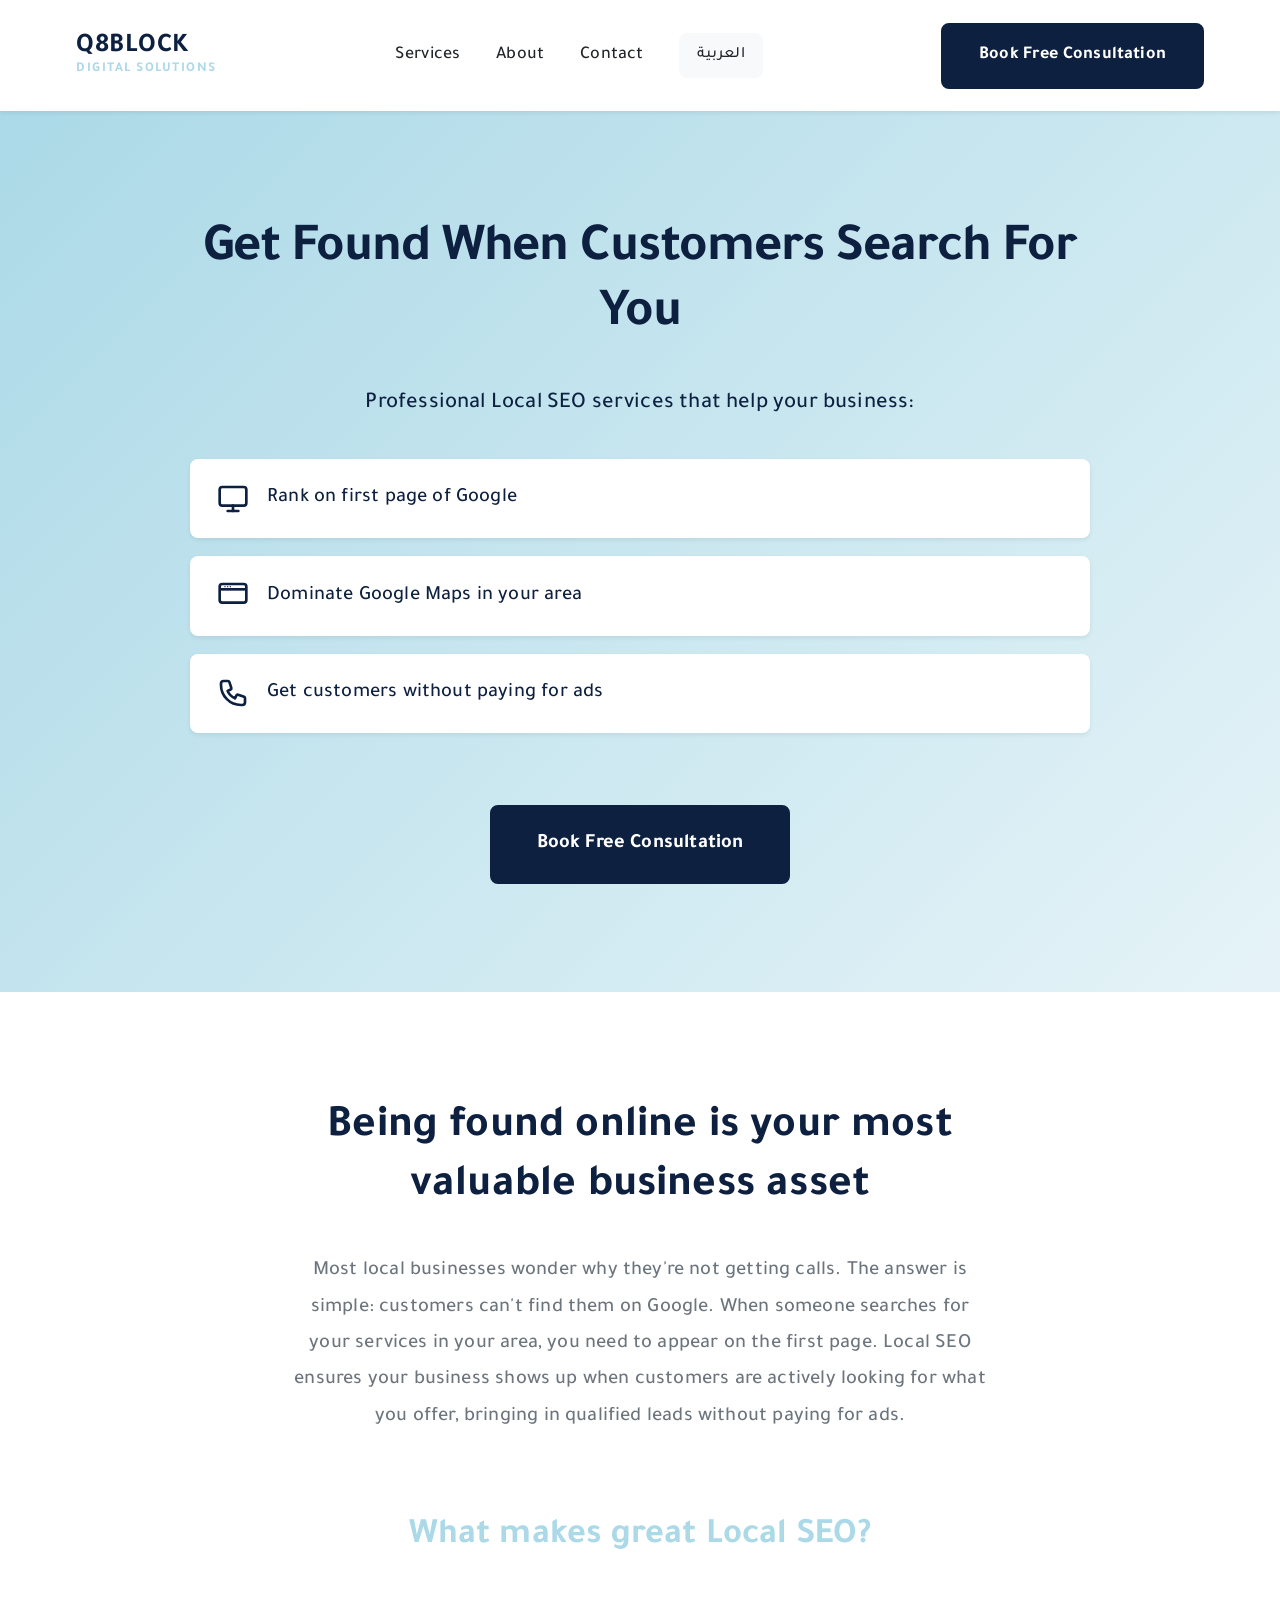
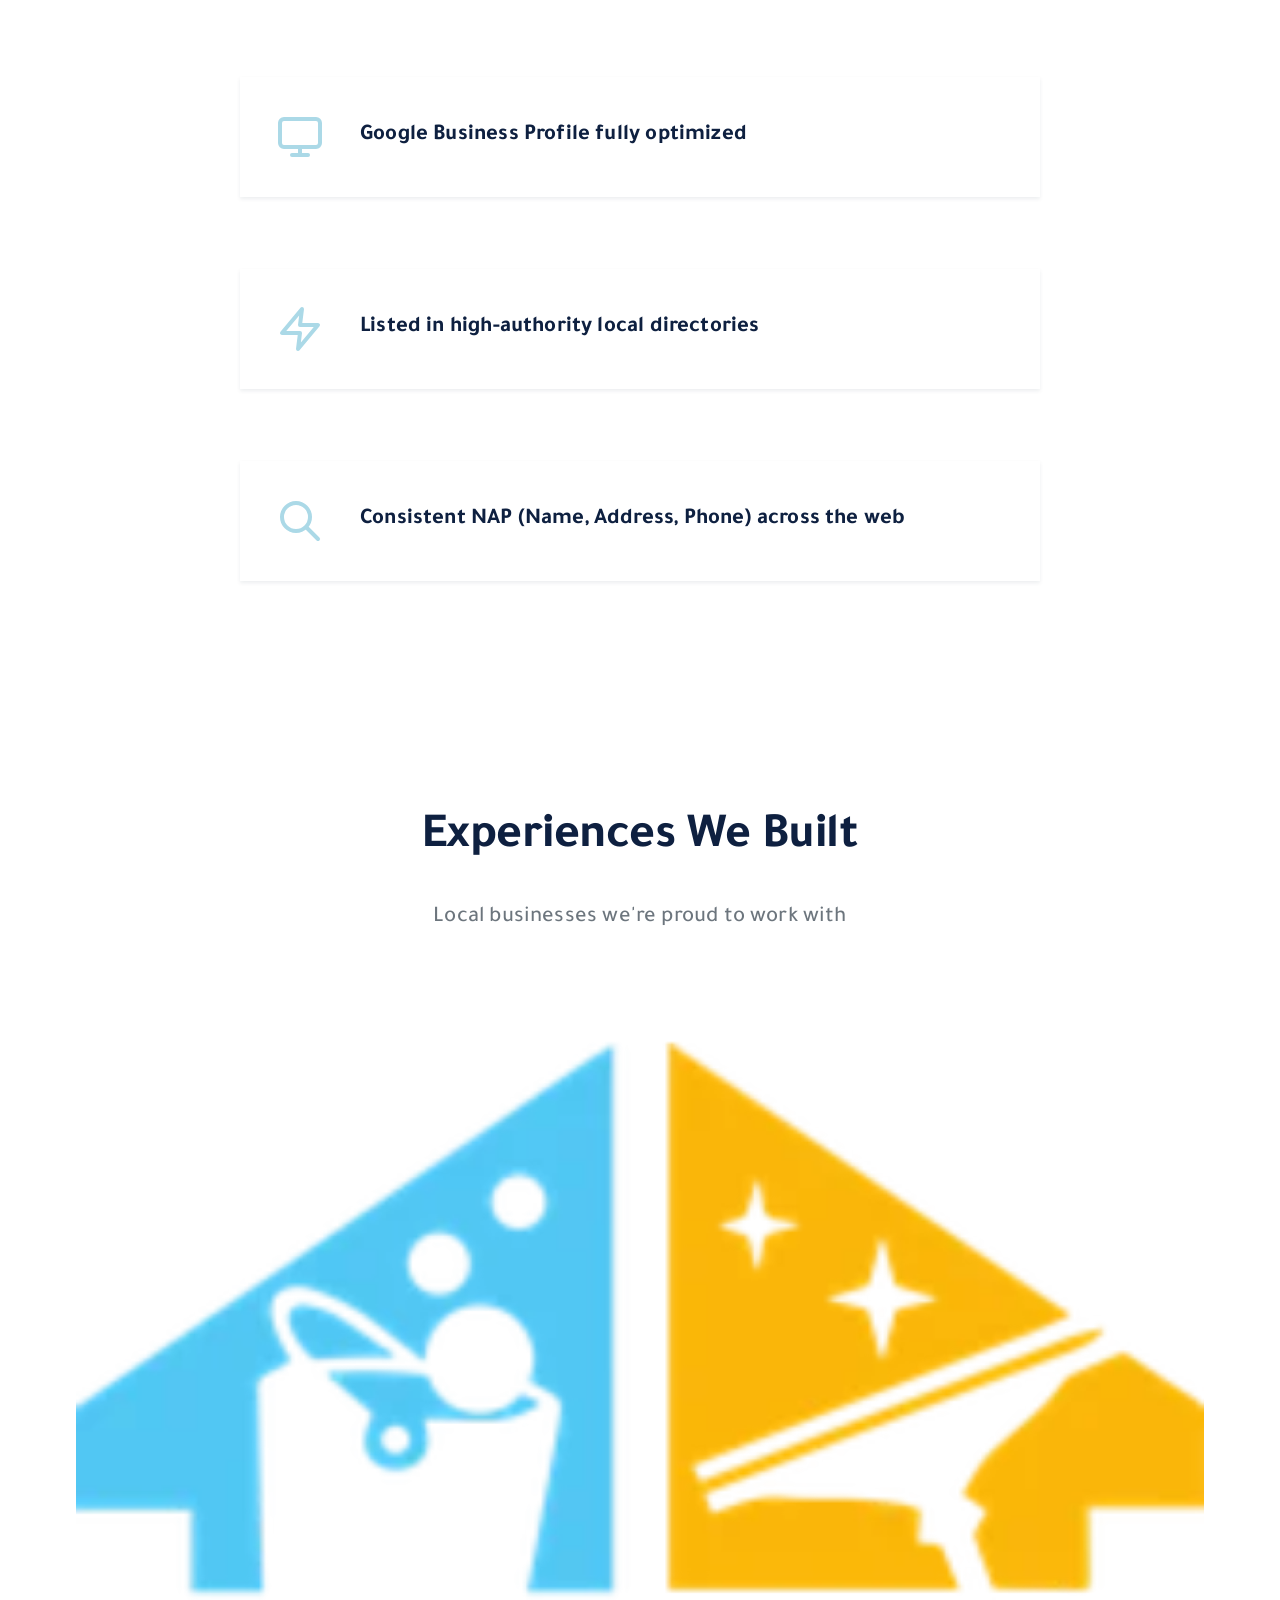
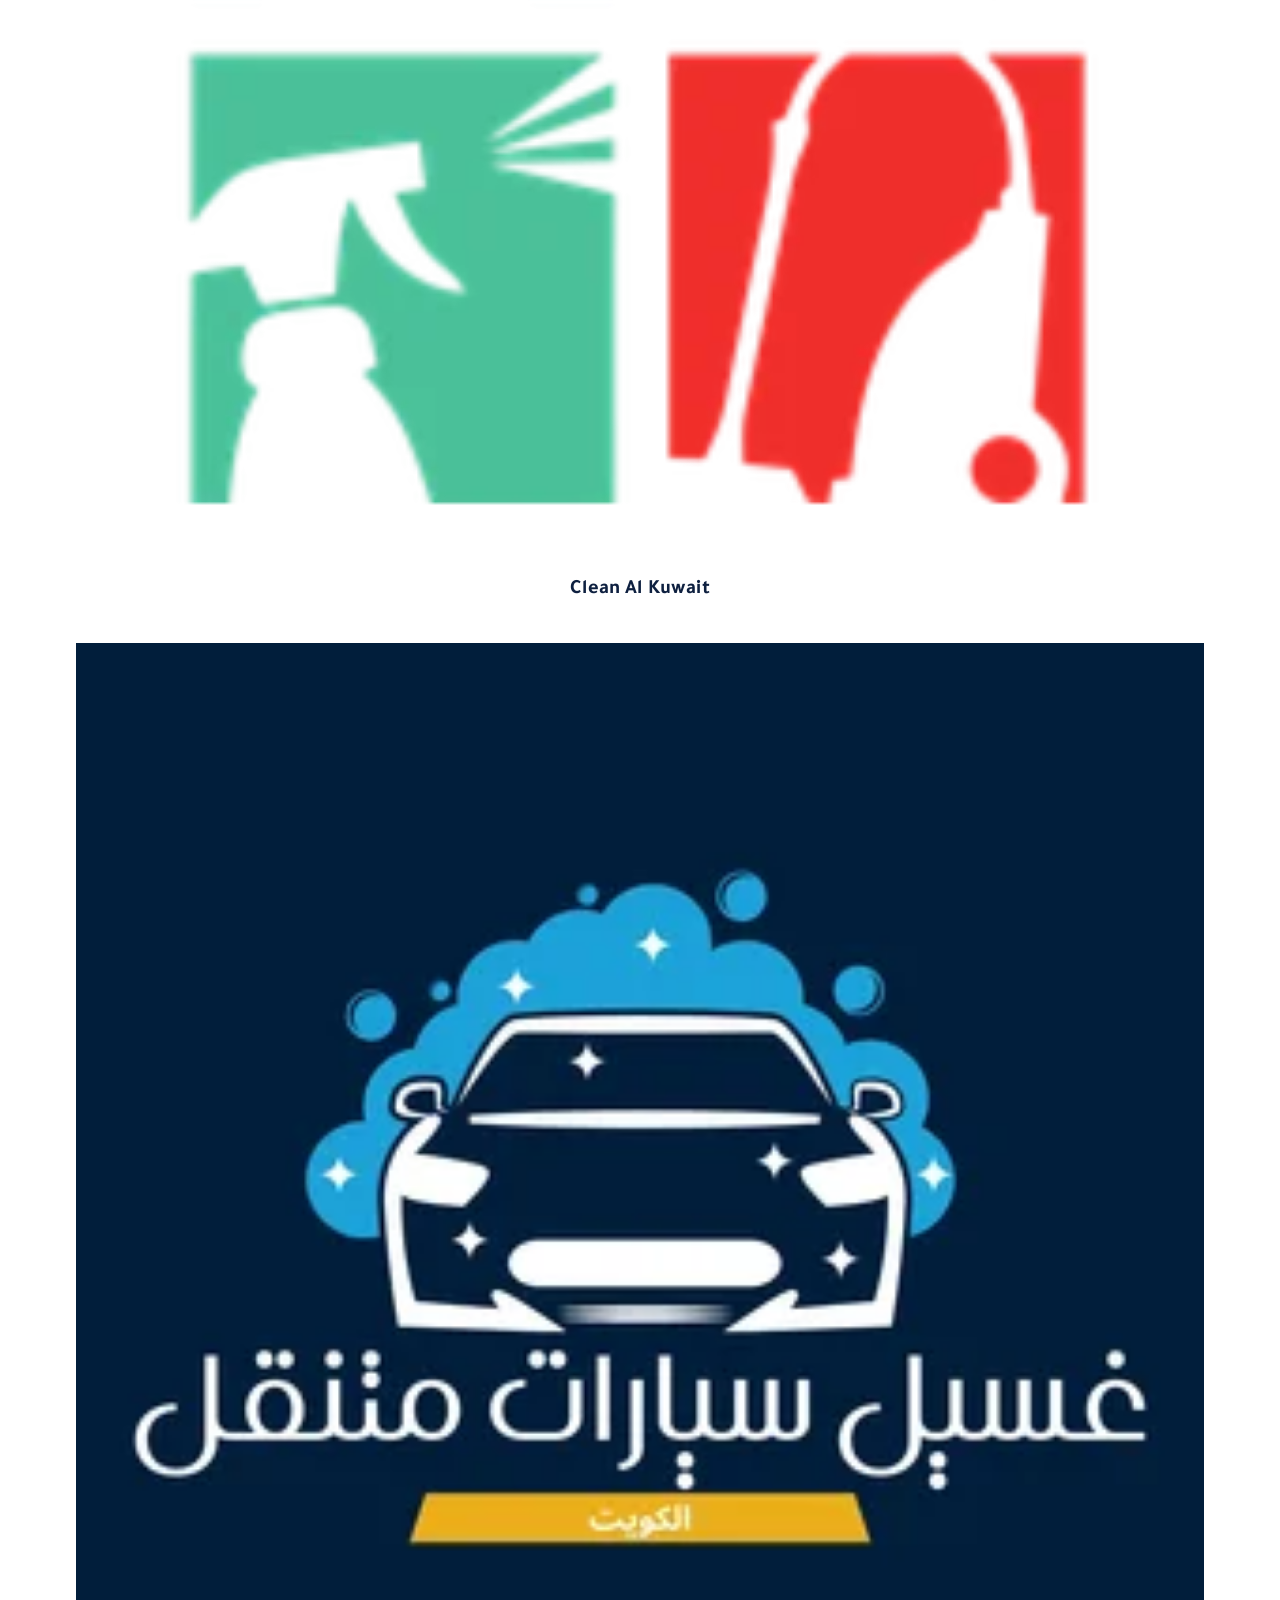
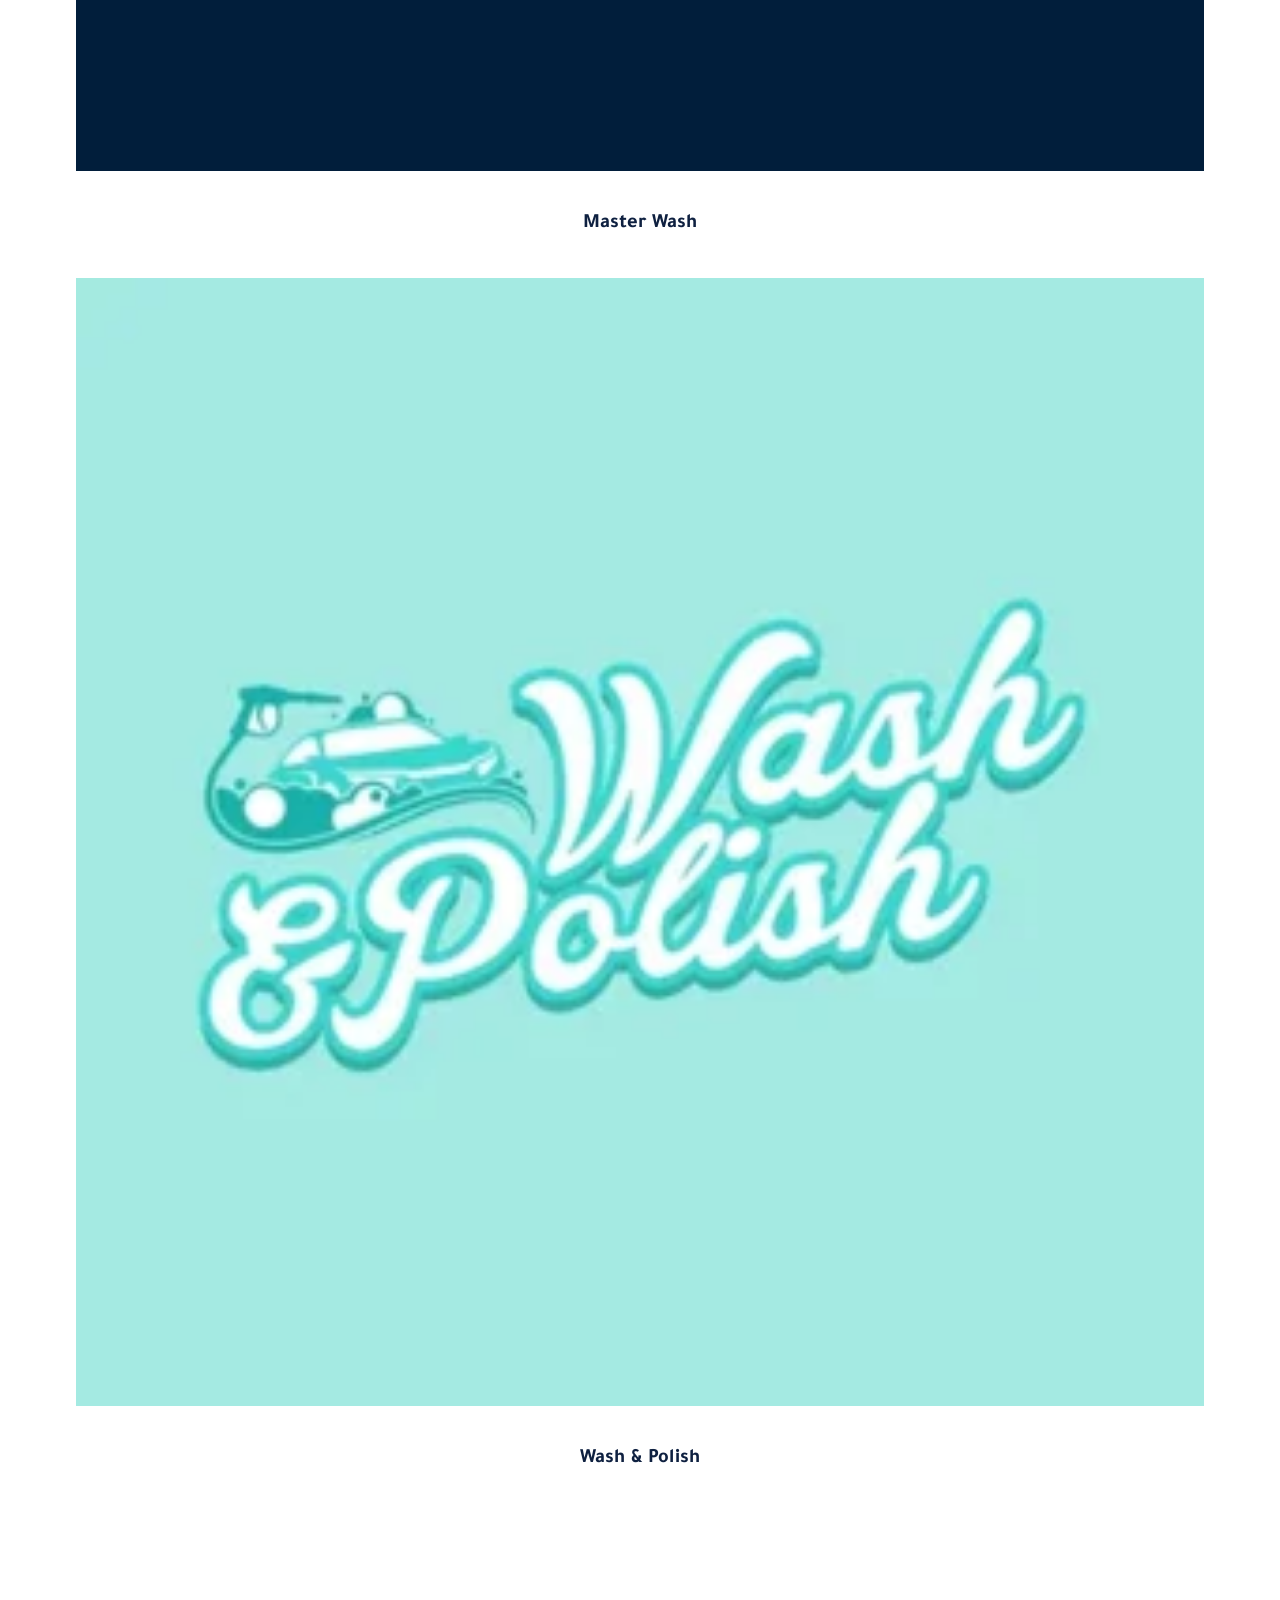
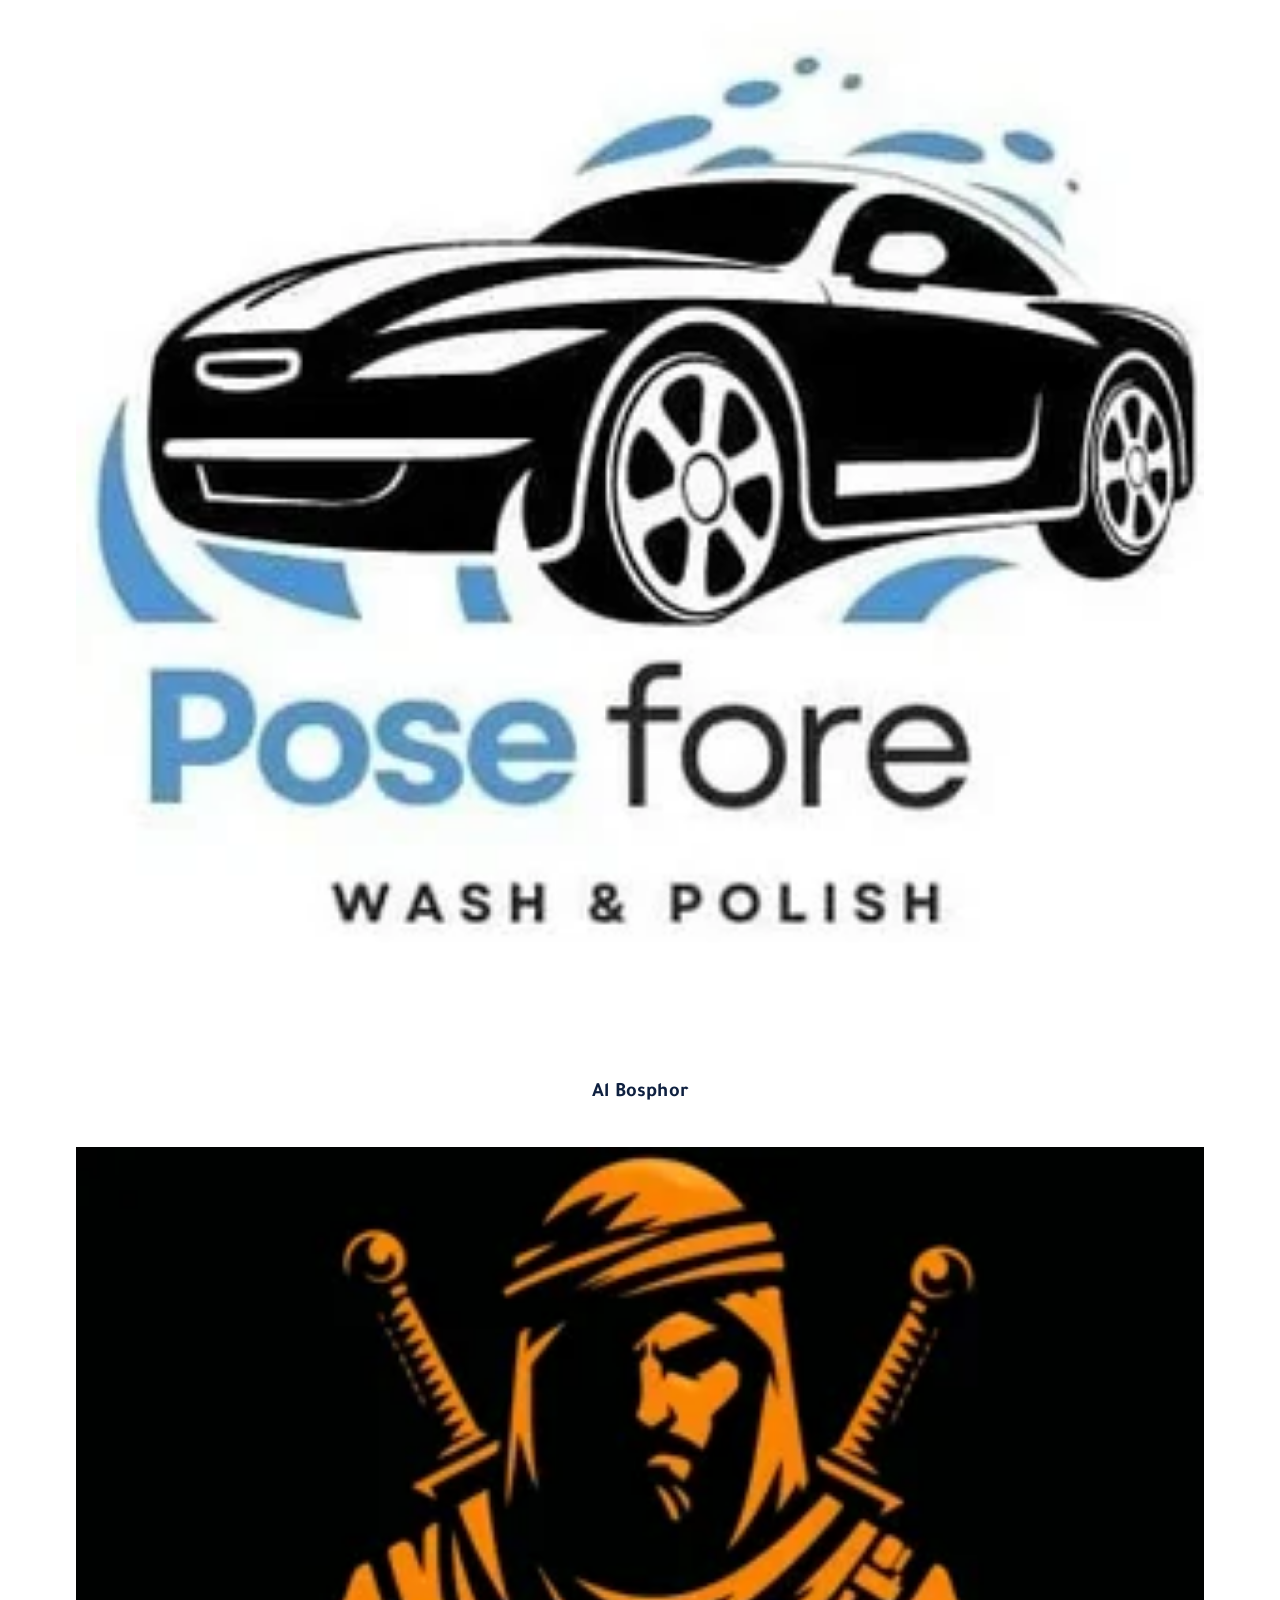
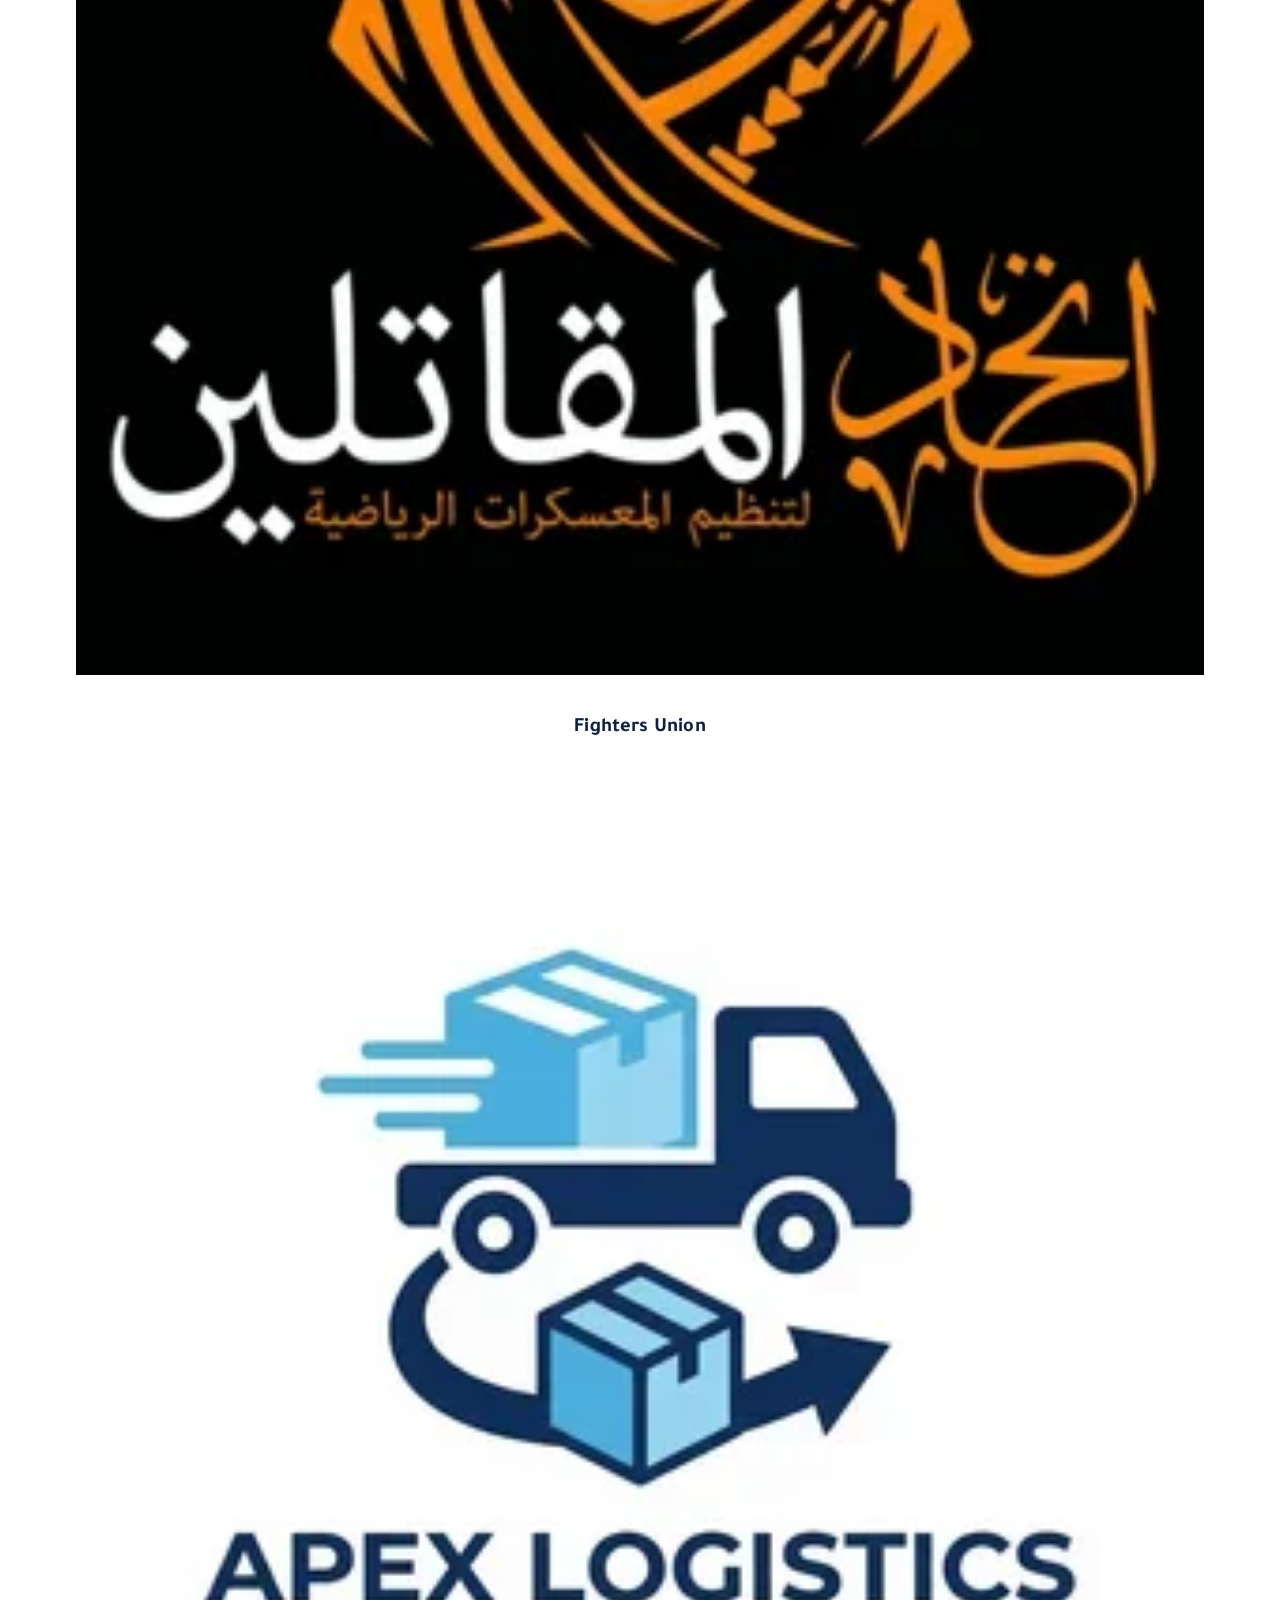
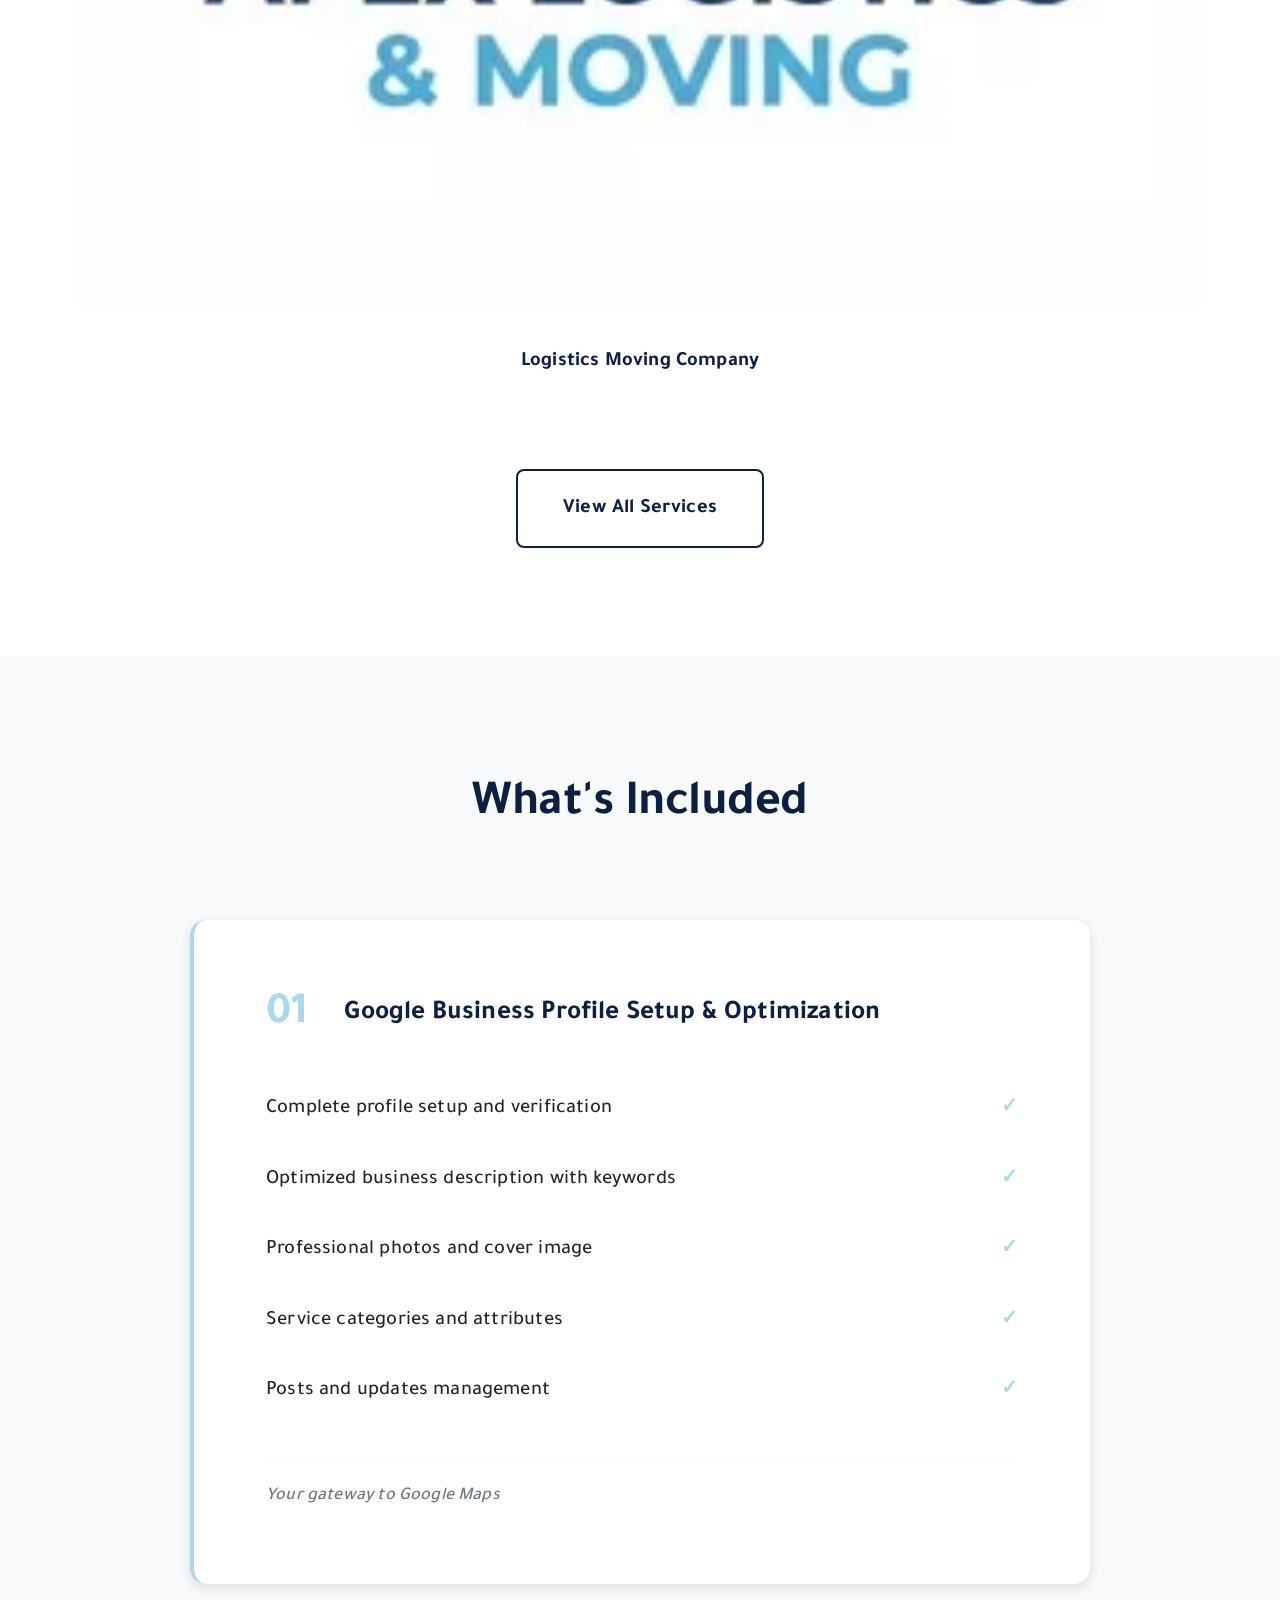
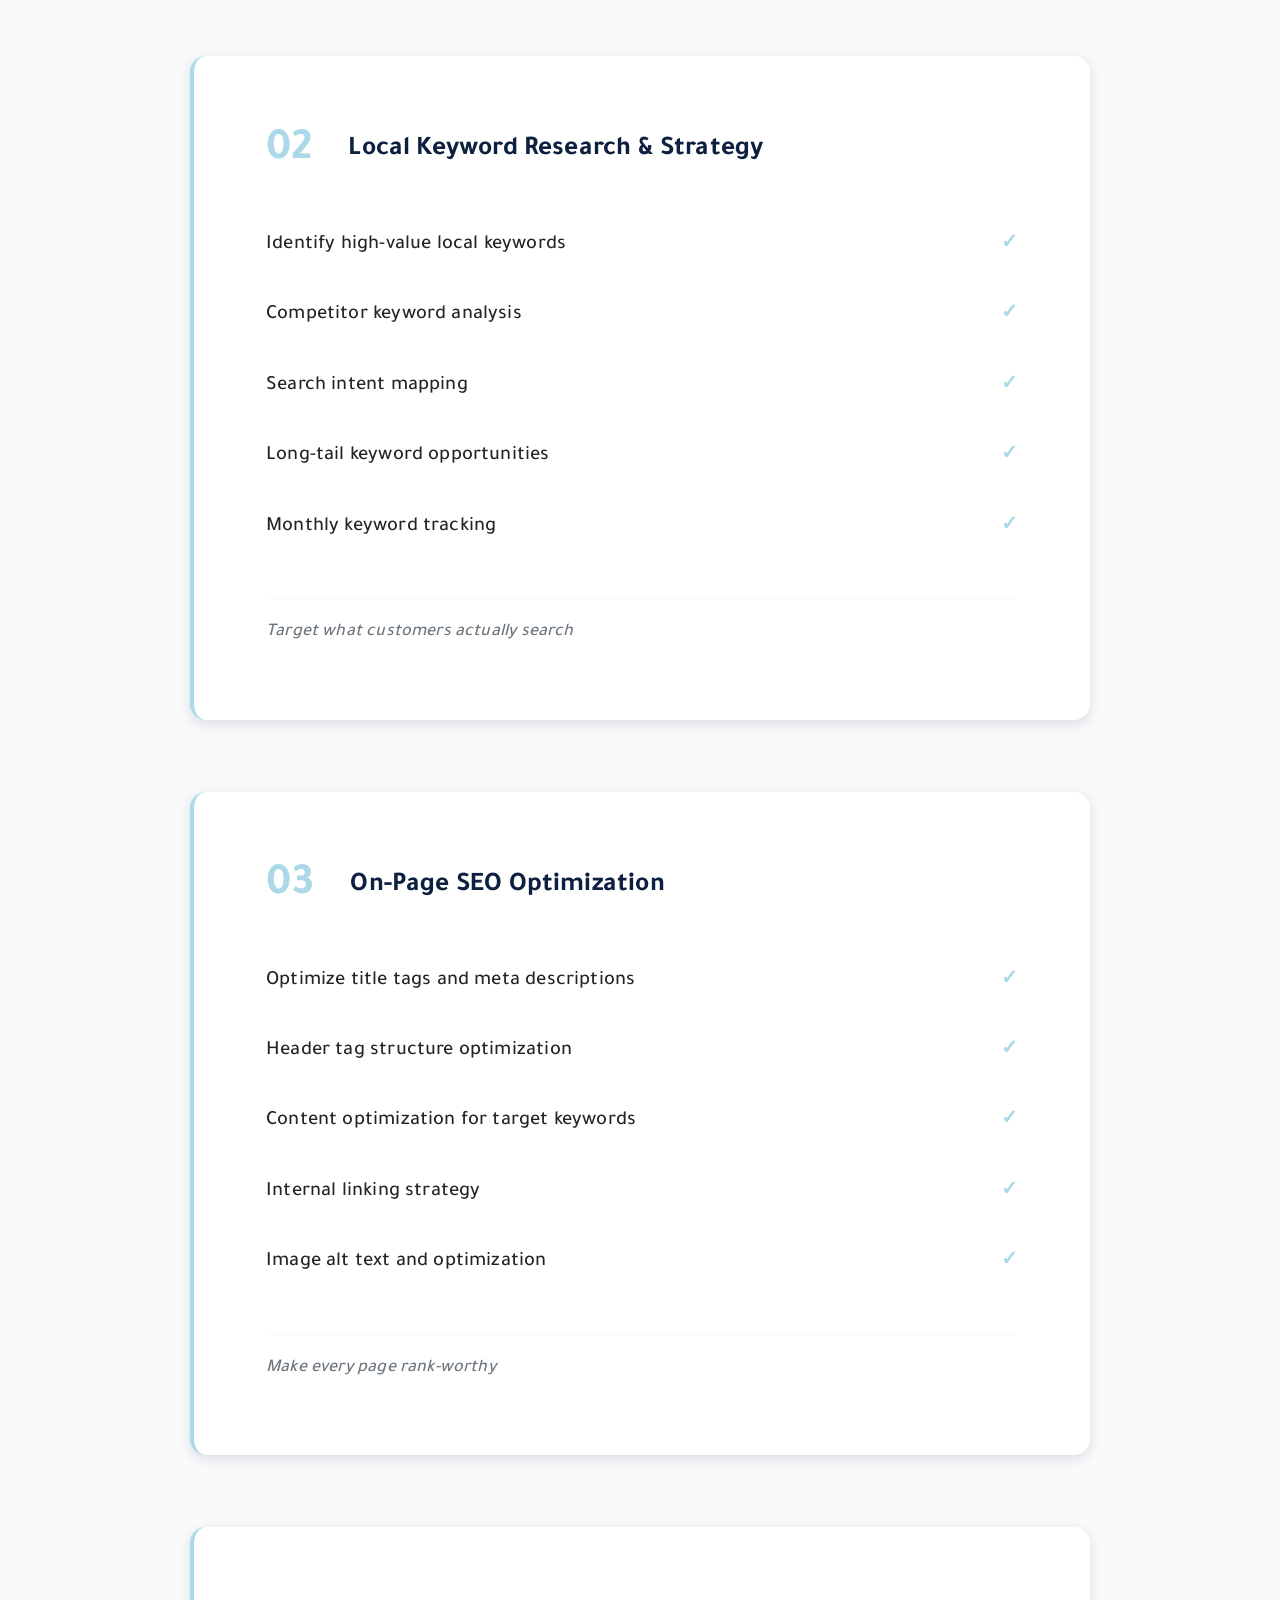
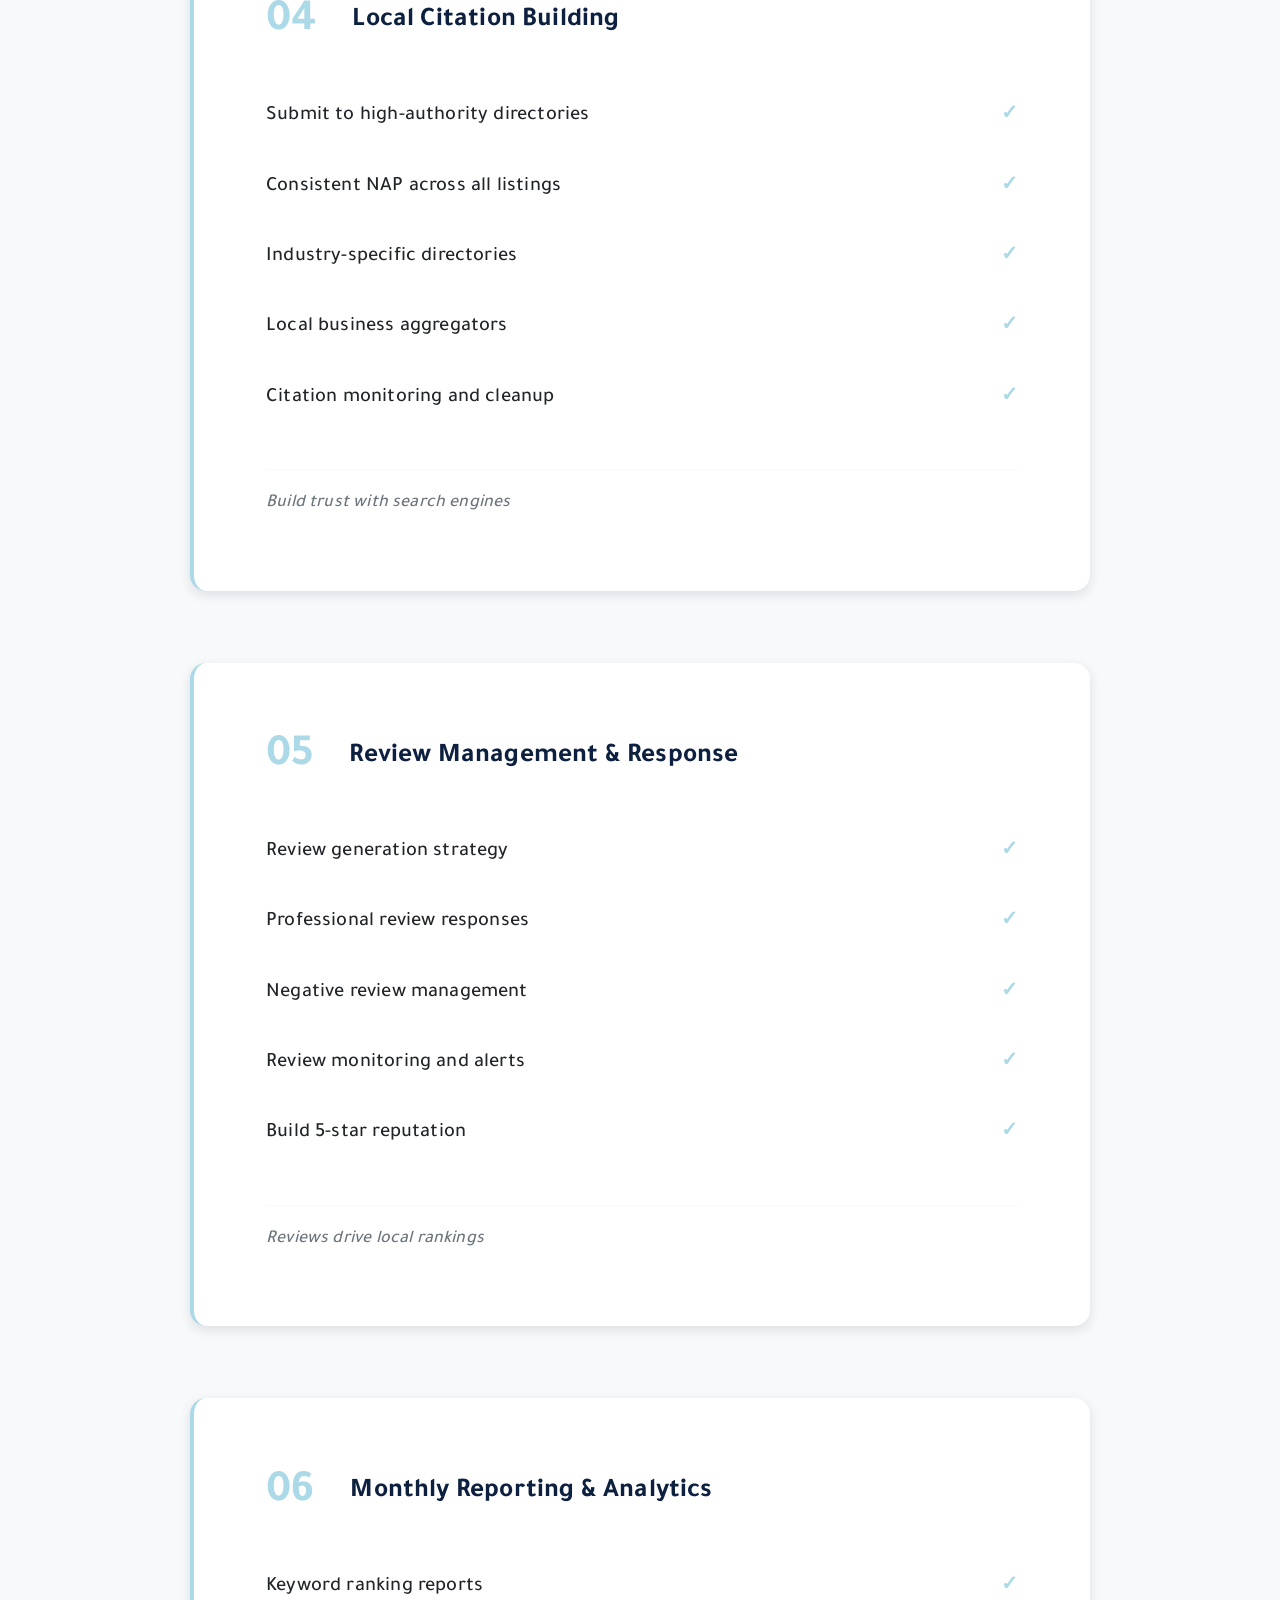
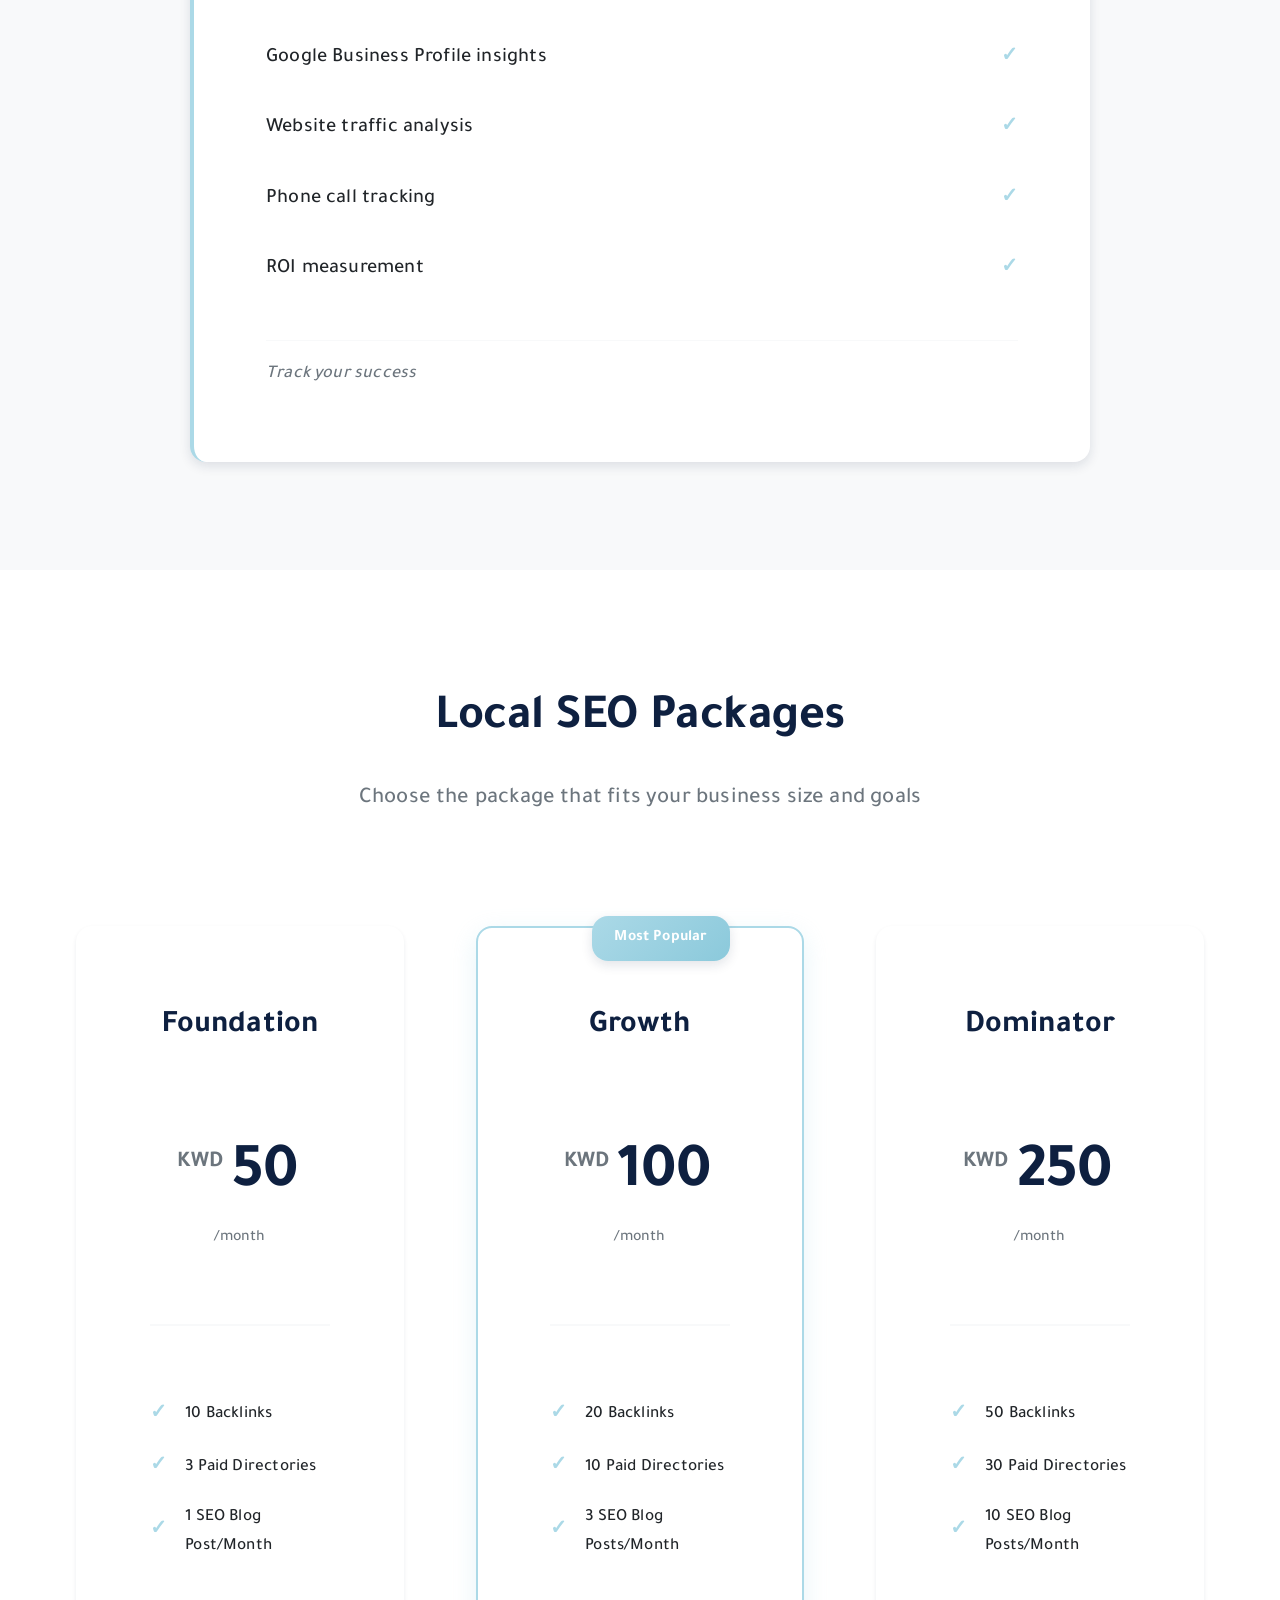
<file: en/services/local-seo.html>
<!DOCTYPE html>
<html lang="en" dir="ltr">
<head>
    <meta charset="UTF-8">
    <meta name="viewport" content="width=device-width, initial-scale=1.0">
    
    <!-- Primary Meta Tags -->
    <title>Local SEO Services in Kuwait & Gulf | Q8Block</title>
    <meta name="title" content="Local SEO Services in Kuwait & Gulf | Q8Block">
    <meta name="description" content="Local SEO services in Kuwait and the Gulf. Appear in local search results and attract more customers. Free consultation available. Get found online.">
    <meta name="keywords" content="Local SEO Kuwait, Google My Business Kuwait, local search optimization, SEO services Gulf, rank on Google Kuwait">
    
    <!-- Open Graph -->
    <meta property="og:type" content="website">
    <meta property="og:url" content="https://q8block.com/en/services/local-seo">
    <meta property="og:title" content="Local SEO Services in Kuwait & Gulf | Q8Block">
    <meta property="og:description" content="Professional Local SEO services to help your business rank on first page of Google">
    
    <!-- Canonical & Alternate -->
    <link rel="canonical" href="https://q8block.com/en/services/local-seo">
    <link rel="alternate" hreflang="en" href="https://q8block.com/en/services/local-seo">
    <link rel="alternate" hreflang="ar" href="https://q8block.com/services/local-seo">
    <link rel="alternate" hreflang="x-default" href="https://q8block.com/en/services/local-seo">
    
    <!-- Fonts -->
    <link rel="preconnect" href="https://fonts.googleapis.com">
    <link rel="preconnect" href="https://fonts.gstatic.com" crossorigin>
    <link href="https://fonts.googleapis.com/css2?family=Tajawal:wght@300;400;500;600;700;800&display=swap" rel="stylesheet">
    
    <!-- Stylesheet -->
    <link rel="stylesheet" href="/assets/css/styles-en.css">
    
    <!-- Service Schema Markup -->
    <script type="application/ld+json">
    {
      "@context": "https://schema.org",
      "@type": "Service",
      "@id": "https://q8block.com/en/services/local-seo",
      "serviceType": "Local SEO",
      "name": "Local SEO Services",
      "description": "Professional Local SEO services to help businesses rank higher in local search results and Google Maps. Get found by customers searching for your services.",
      "provider": {
        "@type": "LocalBusiness",
        "@id": "https://q8block.com/#organization",
        "name": "Q8Block"
      },
      "areaServed": [
        {"@type": "Country", "name": "Kuwait"},
        {"@type": "Country", "name": "Saudi Arabia"},
        {"@type": "Country", "name": "United Arab Emirates"}
      ],
      "offers": {
        "@type": "Offer",
        "priceCurrency": "KWD",
        "price": "150",
        "priceSpecification": {
          "@type": "PriceSpecification",
          "minPrice": "150",
          "maxPrice": "400",
          "priceCurrency": "KWD"
        }
      }
    }
    </script>
</head>
<body>
    <!-- Header / Navigation -->
    <header class="header">
        <nav class="nav container">
            <div class="nav-brand">
                <a href="/en/" class="brand-link">
                    <div class="brand-text">
                        <span class="brand-name">Q8BLOCK</span>
                        <span class="brand-tagline">DIGITAL SOLUTIONS</span>
                    </div>
                </a>
            </div>
            <div class="nav-links">
                <a href="/en/services/" class="nav-link">Services</a>
                <a href="/en/about" class="nav-link">About</a>
                <a href="/en/contact" class="nav-link">Contact</a>
                <a href="/services/local-seo" class="nav-link lang-switch">العربية</a>
            </div>
            <div class="nav-cta">
                <a href="/en/contact?service=seo" class="btn btn-primary">Book Free Consultation</a>
            </div>
            <button class="mobile-menu-toggle" aria-label="Open menu">
                <span></span>
                <span></span>
                <span></span>
            </button>
        </nav>
    </header>

    <!-- Hero Section -->
    <section class="hero" style="min-height: 60vh; padding: 6rem 0;">
        <div class="container">
            <div class="hero-content">
                <h1 class="hero-title">Get Found When Customers Search For You</h1>
                <div class="hero-description">
                    <p class="hero-intro">Professional Local SEO services that help your business:</p>
                    <ul class="hero-benefits">
                        <li class="benefit-item">
                            <svg class="benefit-icon" viewBox="0 0 24 24" fill="none" xmlns="http://www.w3.org/2000/svg">
                                <rect x="2" y="3" width="20" height="14" rx="2" stroke="currentColor" stroke-width="2"/>
                                <path d="M8 21H16" stroke="currentColor" stroke-width="2" stroke-linecap="round"/>
                                <path d="M12 17V21" stroke="currentColor" stroke-width="2" stroke-linecap="round"/>
                            </svg>
                            <span>Rank on first page of Google</span>
                        </li>
                        <li class="benefit-item">
                            <svg class="benefit-icon" viewBox="0 0 24 24" fill="none" xmlns="http://www.w3.org/2000/svg">
                                <rect x="2" y="3" width="20" height="14" rx="2" stroke="currentColor" stroke-width="2"/>
                                <path d="M2 7H22" stroke="currentColor" stroke-width="2"/>
                                <circle cx="6" cy="5" r="0.5" fill="currentColor"/>
                                <circle cx="8" cy="5" r="0.5" fill="currentColor"/>
                                <circle cx="10" cy="5" r="0.5" fill="currentColor"/>
                            </svg>
                            <span>Dominate Google Maps in your area</span>
                        </li>
                        <li class="benefit-item">
                            <svg class="benefit-icon" viewBox="0 0 24 24" fill="none" xmlns="http://www.w3.org/2000/svg">
                                <path d="M3 5C3 3.89543 3.89543 3 5 3H8.27924C8.70967 3 9.09181 3.27543 9.22792 3.68377L10.7257 8.17721C10.8831 8.64932 10.6694 9.16531 10.2243 9.38787L7.96701 10.5165C9.06925 12.9612 11.0388 14.9308 13.4835 16.033L14.6121 13.7757C14.8347 13.3306 15.3507 13.1169 15.8228 13.2743L20.3162 14.7721C20.7246 14.9082 21 15.2903 21 15.7208V19C21 20.1046 20.1046 21 19 21H18C9.71573 21 3 14.2843 3 6V5Z" stroke="currentColor" stroke-width="2" stroke-linecap="round" stroke-linejoin="round"/>
                            </svg>
                            <span>Get customers without paying for ads</span>
                        </li>
                    </ul>
                </div>
                <div class="hero-cta">
                    <a href="/en/contact?service=seo" class="btn btn-primary btn-large">Book Free Consultation</a>
                </div>
            </div>
        </div>
    </section>

    <!-- Value Section -->
    <section class="value-section" id="about">
        <div class="container">
            <div class="value-content-centered">
                <h2 class="value-title-centered">Being found online is your most valuable business asset</h2>
                <p class="value-description">
                    Most local businesses wonder why they're not getting calls. The answer is simple: customers can't find them on Google. When someone searches for your services in your area, you need to appear on the first page. Local SEO ensures your business shows up when customers are actively looking for what you offer, bringing in qualified leads without paying for ads.
                </p>
                <h3 class="value-how-title">What makes great Local SEO?</h3>
                <ul class="value-points">
                    <li class="value-point fade-in" data-delay="0">
                        <svg class="value-icon" viewBox="0 0 24 24" fill="none" xmlns="http://www.w3.org/2000/svg">
                            <rect x="2" y="3" width="20" height="14" rx="2" stroke="currentColor" stroke-width="2"/>
                            <path d="M8 21H16" stroke="currentColor" stroke-width="2" stroke-linecap="round"/>
                            <path d="M12 17V21" stroke="currentColor" stroke-width="2" stroke-linecap="round"/>
                        </svg>
                        <span>Google Business Profile fully optimized</span>
                    </li>
                    <li class="value-point fade-in" data-delay="200">
                        <svg class="value-icon" viewBox="0 0 24 24" fill="none" xmlns="http://www.w3.org/2000/svg">
                            <path d="M13 2L3 14H12L11 22L21 10H12L13 2Z" stroke="currentColor" stroke-width="2" stroke-linecap="round" stroke-linejoin="round"/>
                        </svg>
                        <span>Listed in high-authority local directories</span>
                    </li>
                    <li class="value-point fade-in" data-delay="400">
                        <svg class="value-icon" viewBox="0 0 24 24" fill="none" xmlns="http://www.w3.org/2000/svg">
                            <path d="M21 21L15 15M17 10C17 13.866 13.866 17 10 17C6.13401 17 3 13.866 3 10C3 6.13401 6.13401 3 10 3C13.866 3 17 6.13401 17 10Z" stroke="currentColor" stroke-width="2" stroke-linecap="round" stroke-linejoin="round"/>
                        </svg>
                        <span>Consistent NAP (Name, Address, Phone) across the web</span>
                    </li>
                </ul>
            </div>
        </div>
    </section>

    <!-- Portfolio Section -->
    <section class="portfolio-section">
        <div class="container">
            <div class="section-header">
                <h2 class="section-title">Experiences We Built</h2>
                <p class="section-description">Local businesses we're proud to work with</p>
            </div>
            <div class="portfolio-grid">
                <a href="https://kwtclean.com" target="_blank" rel="nofollow" class="portfolio-item">
                    <div class="portfolio-image">
                        <img src="/assets/images/portfolio/clean-al-kuwait.webp" alt="Clean Al Kuwait" loading="lazy">
                    </div>
                    <h3 class="portfolio-title">Clean Al Kuwait</h3>
                </a>
                <a href="https://carwashkw.com" target="_blank" rel="nofollow" class="portfolio-item">
                    <div class="portfolio-image">
                        <img src="/assets/images/portfolio/master-wash.webp" alt="Master Wash" loading="lazy">
                    </div>
                    <h3 class="portfolio-title">Master Wash</h3>
                </a>
                <a href="https://kwcarwash.com" target="_blank" rel="nofollow" class="portfolio-item">
                    <div class="portfolio-image">
                        <img src="/assets/images/portfolio/wash-polish.webp" alt="Wash & Polish" loading="lazy">
                    </div>
                    <h3 class="portfolio-title">Wash & Polish</h3>
                </a>
                <a href="https://q8carwash.com" target="_blank" rel="nofollow" class="portfolio-item">
                    <div class="portfolio-image">
                        <img src="/assets/images/portfolio/al-bosphor.webp" alt="Al Bosphor" loading="lazy">
                    </div>
                    <h3 class="portfolio-title">Al Bosphor</h3>
                </a>
                <a href="https://fightersunionkw.com/" target="_blank" rel="nofollow" class="portfolio-item">
                    <div class="portfolio-image">
                        <img src="/assets/images/portfolio/fighters-union.webp" alt="Fighters Union" loading="lazy">
                    </div>
                    <h3 class="portfolio-title">Fighters Union</h3>
                </a>
                <div class="portfolio-item">
                    <div class="portfolio-image">
                        <img src="/assets/images/portfolio/logistics-moving.webp" alt="Logistics Moving Company" loading="lazy">
                    </div>
                    <h3 class="portfolio-title">Logistics Moving Company</h3>
                </div>
            </div>
            <div style="text-align: center; margin-top: 3rem;">
                <a href="/en/services/" class="btn btn-secondary btn-large">View All Services</a>
            </div>
        </div>
    </section>

    <!-- Services Section -->
    <section class="services-section" id="services">
        <div class="container">
            <div class="section-header">
                <h2 class="section-title">What's Included</h2>
            </div>
            <div class="services-detailed">
                <!-- Feature 1 -->
                <div class="service-detail-card fade-in-on-scroll">
                    <div class="service-detail-header">
                        <div class="service-detail-number">01</div>
                        <h3 class="service-detail-title">Google Business Profile Setup & Optimization</h3>
                    </div>
                    <ul class="service-detail-list">
                        <li>Complete profile setup and verification</li>
                        <li>Optimized business description with keywords</li>
                        <li>Professional photos and cover image</li>
                        <li>Service categories and attributes</li>
                        <li>Posts and updates management</li>
                    </ul>
                    <p class="service-detail-summary">Your gateway to Google Maps</p>
                </div>

                <!-- Feature 2 -->
                <div class="service-detail-card fade-in-on-scroll">
                    <div class="service-detail-header">
                        <div class="service-detail-number">02</div>
                        <h3 class="service-detail-title">Local Keyword Research & Strategy</h3>
                    </div>
                    <ul class="service-detail-list">
                        <li>Identify high-value local keywords</li>
                        <li>Competitor keyword analysis</li>
                        <li>Search intent mapping</li>
                        <li>Long-tail keyword opportunities</li>
                        <li>Monthly keyword tracking</li>
                    </ul>
                    <p class="service-detail-summary">Target what customers actually search</p>
                </div>

                <!-- Feature 3 -->
                <div class="service-detail-card fade-in-on-scroll">
                    <div class="service-detail-header">
                        <div class="service-detail-number">03</div>
                        <h3 class="service-detail-title">On-Page SEO Optimization</h3>
                    </div>
                    <ul class="service-detail-list">
                        <li>Optimize title tags and meta descriptions</li>
                        <li>Header tag structure optimization</li>
                        <li>Content optimization for target keywords</li>
                        <li>Internal linking strategy</li>
                        <li>Image alt text and optimization</li>
                    </ul>
                    <p class="service-detail-summary">Make every page rank-worthy</p>
                </div>

                <!-- Feature 4 -->
                <div class="service-detail-card fade-in-on-scroll">
                    <div class="service-detail-header">
                        <div class="service-detail-number">04</div>
                        <h3 class="service-detail-title">Local Citation Building</h3>
                    </div>
                    <ul class="service-detail-list">
                        <li>Submit to high-authority directories</li>
                        <li>Consistent NAP across all listings</li>
                        <li>Industry-specific directories</li>
                        <li>Local business aggregators</li>
                        <li>Citation monitoring and cleanup</li>
                    </ul>
                    <p class="service-detail-summary">Build trust with search engines</p>
                </div>

                <!-- Feature 5 -->
                <div class="service-detail-card fade-in-on-scroll">
                    <div class="service-detail-header">
                        <div class="service-detail-number">05</div>
                        <h3 class="service-detail-title">Review Management & Response</h3>
                    </div>
                    <ul class="service-detail-list">
                        <li>Review generation strategy</li>
                        <li>Professional review responses</li>
                        <li>Negative review management</li>
                        <li>Review monitoring and alerts</li>
                        <li>Build 5-star reputation</li>
                    </ul>
                    <p class="service-detail-summary">Reviews drive local rankings</p>
                </div>

                <!-- Feature 6 -->
                <div class="service-detail-card fade-in-on-scroll">
                    <div class="service-detail-header">
                        <div class="service-detail-number">06</div>
                        <h3 class="service-detail-title">Monthly Reporting & Analytics</h3>
                    </div>
                    <ul class="service-detail-list">
                        <li>Keyword ranking reports</li>
                        <li>Google Business Profile insights</li>
                        <li>Website traffic analysis</li>
                        <li>Phone call tracking</li>
                        <li>ROI measurement</li>
                    </ul>
                    <p class="service-detail-summary">Track your success</p>
                </div>
            </div>
        </div>
    </section>

    <!-- Pricing Section -->
    <section class="pricing-section" id="pricing">
        <div class="container">
            <div class="section-header">
                <h2 class="section-title">Local SEO Packages</h2>
                <p class="section-description">Choose the package that fits your business size and goals</p>
            </div>

            <div class="pricing-cards">
                <!-- Starter Package -->
                <div class="pricing-card fade-in-on-scroll">
                    <div class="pricing-card-header">
                        <h3 class="pricing-card-title">Foundation</h3>
                    </div>
                    <div class="pricing-card-price">
                        <span class="price-currency">KWD</span>
                        <span class="price-amount">50</span>
                        <span class="price-period">/month</span>
                    </div>
                    <div class="pricing-card-highlights">
                        <div class="highlight-item">
                            <span class="highlight-icon">✓</span>
                            <span>10 Backlinks</span>
                        </div>
                        <div class="highlight-item">
                            <span class="highlight-icon">✓</span>
                            <span>3 Paid Directories</span>
                        </div>
                        <div class="highlight-item">
                            <span class="highlight-icon">✓</span>
                            <span>1 SEO Blog Post/Month</span>
                        </div>
                    </div>
                    <button class="pricing-cta-button" onclick="window.location.href='/en/contact?service=seo'">Get Started</button>
                </div>

                <!-- Growth Package (Featured) -->
                <div class="pricing-card pricing-card-featured fade-in-on-scroll">
                    <div class="pricing-badge">Most Popular</div>
                    <div class="pricing-card-header">
                        <h3 class="pricing-card-title">Growth</h3>
                    </div>
                    <div class="pricing-card-price">
                        <span class="price-currency">KWD</span>
                        <span class="price-amount">100</span>
                        <span class="price-period">/month</span>
                    </div>
                    <div class="pricing-card-highlights">
                        <div class="highlight-item">
                            <span class="highlight-icon">✓</span>
                            <span>20 Backlinks</span>
                        </div>
                        <div class="highlight-item">
                            <span class="highlight-icon">✓</span>
                            <span>10 Paid Directories</span>
                        </div>
                        <div class="highlight-item">
                            <span class="highlight-icon">✓</span>
                            <span>3 SEO Blog Posts/Month</span>
                        </div>
                    </div>
                    <button class="pricing-cta-button pricing-cta-featured" onclick="window.location.href='/en/contact?service=seo'">Get Started</button>
                </div>

                <!-- Accelerator Package -->
                <div class="pricing-card fade-in-on-scroll">
                    <div class="pricing-card-header">
                        <h3 class="pricing-card-title">Dominator</h3>
                    </div>
                    <div class="pricing-card-price">
                        <span class="price-currency">KWD</span>
                        <span class="price-amount">250</span>
                        <span class="price-period">/month</span>
                    </div>
                    <div class="pricing-card-highlights">
                        <div class="highlight-item">
                            <span class="highlight-icon">✓</span>
                            <span>50 Backlinks</span>
                        </div>
                        <div class="highlight-item">
                            <span class="highlight-icon">✓</span>
                            <span>30 Paid Directories</span>
                        </div>
                        <div class="highlight-item">
                            <span class="highlight-icon">✓</span>
                            <span>10 SEO Blog Posts/Month</span>
                        </div>
                    </div>
                    <button class="pricing-cta-button" onclick="window.location.href='/en/contact?service=seo'">Get Started</button>
                </div>
            </div>

            <!-- Package Comparison Table -->
            <div class="comparison-table-wrapper">
                <h3 class="comparison-title">Package Comparison</h3>
                
                <table class="comparison-table">
                    <thead>
                        <tr>
                            <th>Feature</th>
                            <th>Foundation</th>
                            <th class="featured-col">Growth</th>
                            <th>Dominator</th>
                        </tr>
                    </thead>
                    <tbody>
                        <!-- Core SEO Features -->
                        <tr class="category-row">
                            <td colspan="4">Core SEO Features</td>
                        </tr>
                        <tr>
                            <td>High-quality backlinks</td>
                            <td>10</td>
                            <td class="featured-col">20</td>
                            <td>50</td>
                        </tr>
                        <tr>
                            <td>High-authority paid directories</td>
                            <td>3</td>
                            <td class="featured-col">10</td>
                            <td>30</td>
                        </tr>
                        <tr>
                            <td>SEO blog posts per month</td>
                            <td>1 post</td>
                            <td class="featured-col">3 posts</td>
                            <td>10 posts</td>
                        </tr>
                        <tr>
                            <td>Google Business Profile setup & optimization</td>
                            <td><span class="check">✔</span></td>
                            <td class="featured-col"><span class="check">✔</span></td>
                            <td><span class="check">✔</span></td>
                        </tr>
                        <tr>
                            <td>Local keyword research & strategy</td>
                            <td><span class="check">✔</span></td>
                            <td class="featured-col"><span class="check">✔</span></td>
                            <td><span class="check">✔</span></td>
                        </tr>
                        
                        <!-- On-Page SEO -->
                        <tr class="category-row">
                            <td colspan="4">On-Page SEO</td>
                        </tr>
                        <tr>
                            <td>Title tag optimization</td>
                            <td><span class="check">✔</span></td>
                            <td class="featured-col"><span class="check">✔</span></td>
                            <td><span class="check">✔</span></td>
                        </tr>
                        <tr>
                            <td>Meta description optimization</td>
                            <td><span class="check">✔</span></td>
                            <td class="featured-col"><span class="check">✔</span></td>
                            <td><span class="check">✔</span></td>
                        </tr>
                        <tr>
                            <td>Heading structure optimization (H1–H3)</td>
                            <td><span class="check">✔</span></td>
                            <td class="featured-col"><span class="check">✔</span></td>
                            <td><span class="check">✔</span></td>
                        </tr>
                        <tr>
                            <td>Image alt optimization</td>
                            <td><span class="check">✔</span></td>
                            <td class="featured-col"><span class="check">✔</span></td>
                            <td><span class="check">✔</span></td>
                        </tr>
                        <tr>
                            <td>Internal linking optimization</td>
                            <td><span class="check">✔</span></td>
                            <td class="featured-col"><span class="check">✔</span></td>
                            <td><span class="check">✔</span></td>
                        </tr>
                        <tr>
                            <td>Schema markup implementation</td>
                            <td><span class="dash">—</span></td>
                            <td class="featured-col"><span class="check">✔</span></td>
                            <td><span class="check">✔</span></td>
                        </tr>
                        
                        <!-- Technical SEO -->
                        <tr class="category-row">
                            <td colspan="4">Technical SEO</td>
                        </tr>
                        <tr>
                            <td>XML sitemap optimization</td>
                            <td><span class="check">✔</span></td>
                            <td class="featured-col"><span class="check">✔</span></td>
                            <td><span class="check">✔</span></td>
                        </tr>
                        <tr>
                            <td>Robots.txt configuration</td>
                            <td><span class="check">✔</span></td>
                            <td class="featured-col"><span class="check">✔</span></td>
                            <td><span class="check">✔</span></td>
                        </tr>
                        <tr>
                            <td>Search Console integration</td>
                            <td><span class="check">✔</span></td>
                            <td class="featured-col"><span class="check">✔</span></td>
                            <td><span class="check">✔</span></td>
                        </tr>
                        <tr>
                            <td>Page speed optimization</td>
                            <td><span class="dash">—</span></td>
                            <td class="featured-col"><span class="check">✔</span></td>
                            <td><span class="check">✔</span></td>
                        </tr>
                        
                        <!-- Reporting & Management -->
                        <tr class="category-row">
                            <td colspan="4">Reporting & Management</td>
                        </tr>
                        <tr>
                            <td>Monthly ranking reports</td>
                            <td><span class="check">✔</span></td>
                            <td class="featured-col"><span class="check">✔</span></td>
                            <td><span class="check">✔</span></td>
                        </tr>
                        <tr>
                            <td>Review management & response</td>
                            <td><span class="dash">—</span></td>
                            <td class="featured-col"><span class="check">✔</span></td>
                            <td><span class="check">✔</span></td>
                        </tr>
                        <tr>
                            <td>Competitor analysis</td>
                            <td><span class="dash">—</span></td>
                            <td class="featured-col"><span class="check">✔</span></td>
                            <td><span class="check">✔</span></td>
                        </tr>
                        <tr>
                            <td>Weekly ranking updates</td>
                            <td><span class="dash">—</span></td>
                            <td class="featured-col"><span class="dash">—</span></td>
                            <td><span class="check">✔</span></td>
                        </tr>
                        <tr>
                            <td>Multi-location SEO support</td>
                            <td><span class="dash">—</span></td>
                            <td class="featured-col"><span class="dash">—</span></td>
                            <td><span class="check">✔</span></td>
                        </tr>
                        <tr>
                            <td>Priority support</td>
                            <td><span class="dash">—</span></td>
                            <td class="featured-col"><span class="dash">—</span></td>
                            <td><span class="check">✔</span></td>
                        </tr>
                    </tbody>
                </table>
            </div>
        </div>
    </section>

    <!-- Testimonials Section -->
    <section class="testimonials-section" id="testimonials">
        <div class="container">
            <div class="section-header">
                <h2 class="section-title">What Our Clients Say</h2>
            </div>
            
            <!-- Google Rating Badge -->
            <div class="google-rating-badge">
                <a href="https://share.google/sRLs90XWW1ewyhL3a" target="_blank" rel="noopener" class="google-rating-link">
                    <svg width="32" height="32" viewBox="0 0 24 24" fill="none" xmlns="http://www.w3.org/2000/svg" class="google-logo">
                        <path d="M22.56 12.25c0-.78-.07-1.53-.2-2.25H12v4.26h5.92c-.26 1.37-1.04 2.53-2.21 3.31v2.77h3.57c2.08-1.92 3.28-4.74 3.28-8.09z" fill="#4285F4"/>
                        <path d="M12 23c2.97 0 5.46-.98 7.28-2.66l-3.57-2.77c-.98.66-2.23 1.06-3.71 1.06-2.86 0-5.29-1.93-6.16-4.53H2.18v2.84C3.99 20.53 7.7 23 12 23z" fill="#34A853"/>
                        <path d="M5.84 14.09c-.22-.66-.35-1.36-.35-2.09s.13-1.43.35-2.09V7.07H2.18C1.43 8.55 1 10.22 1 12s.43 3.45 1.18 4.93l2.85-2.22.81-.62z" fill="#FBBC05"/>
                        <path d="M12 5.38c1.62 0 3.06.56 4.21 1.64l3.15-3.15C17.45 2.09 14.97 1 12 1 7.7 1 3.99 3.47 2.18 7.07l3.66 2.84c.87-2.6 3.3-4.53 6.16-4.53z" fill="#EA4335"/>
                    </svg>
                    <div class="google-stars">
                        <span>★</span><span>★</span><span>★</span><span>★</span><span>★</span>
                    </div>
                    <span class="rating-number">5.0</span>
                </a>
            </div>

            <!-- Testimonials Grid -->
            <div class="testimonials-grid">
                <div class="testimonial-card fade-in-on-scroll">
                    <div class="testimonial-stars">
                        <span>★</span><span>★</span><span>★</span><span>★</span><span>★</span>
                    </div>
                    <p class="testimonial-text">"They built us a website and set up Google Ads. The result? More calls and new customers. Professional team that understands the local market."</p>
                    <div class="testimonial-author">
                        <strong>Ahmed M.</strong>
                        <span>Barbershop Owner</span>
                    </div>
                </div>

                <div class="testimonial-card fade-in-on-scroll">
                    <div class="testimonial-stars">
                        <span>★</span><span>★</span><span>★</span><span>★</span><span>★</span>
                    </div>
                    <p class="testimonial-text">"They helped me show up in Google search when people look for my services. Fast website, mobile-optimized. Highly recommend."</p>
                    <div class="testimonial-author">
                        <strong>Fatima A.</strong>
                        <span>Restaurant Manager</span>
                    </div>
                </div>

                <div class="testimonial-card fade-in-on-scroll">
                    <div class="testimonial-stars">
                        <span>★</span><span>★</span><span>★</span><span>★</span><span>★</span>
                    </div>
                    <p class="testimonial-text">"Q8Block team understood my needs quickly. They built me a website and set up ads that bring calls. Excellent service."</p>
                    <div class="testimonial-author">
                        <strong>Khaled S.</strong>
                        <span>Auto Workshop Owner</span>
                    </div>
                </div>
            </div>
        </div>
    </section>

    <!-- FAQ Section -->
    <section class="faq-section" id="faq">
        <div class="container">
            <div class="faq-header">
                <h2 class="faq-title">Frequently Asked Questions</h2>
                <p class="faq-description">Common questions about our Local SEO service</p>
            </div>
            <div class="faq-container">
                <div class="faq-item">
                    <button class="faq-question" aria-expanded="false">
                        <span class="faq-question-text">What is Local SEO and why do I need it?</span>
                        <svg class="faq-icon" viewBox="0 0 24 24" fill="none" xmlns="http://www.w3.org/2000/svg">
                            <path d="M6 9L12 15L18 9" stroke="currentColor" stroke-width="2" stroke-linecap="round" stroke-linejoin="round"/>
                        </svg>
                    </button>
                    <div class="faq-answer">
                        <p class="faq-answer-text">Local SEO helps your business appear when customers search for your services in your area. When someone searches "car wash near me" or "restaurant in Kuwait", Local SEO ensures your business shows up. It's essential because most customers find local businesses through Google search and Maps.</p>
                    </div>
                </div>

                <div class="faq-item">
                    <button class="faq-question" aria-expanded="false">
                        <span class="faq-question-text">How long does it take to see results from Local SEO?</span>
                        <svg class="faq-icon" viewBox="0 0 24 24" fill="none" xmlns="http://www.w3.org/2000/svg">
                            <path d="M6 9L12 15L18 9" stroke="currentColor" stroke-width="2" stroke-linecap="round" stroke-linejoin="round"/>
                        </svg>
                    </button>
                    <div class="faq-answer">
                        <p class="faq-answer-text">You'll typically see initial improvements in 2-3 months, with significant results in 4-6 months. Local SEO is a long-term strategy, not a quick fix. The good news is that once you rank well, you'll continue getting customers without paying for ads.</p>
                    </div>
                </div>

                <div class="faq-item">
                    <button class="faq-question" aria-expanded="false">
                        <span class="faq-question-text">Do I need a website for Local SEO?</span>
                        <svg class="faq-icon" viewBox="0 0 24 24" fill="none" xmlns="http://www.w3.org/2000/svg">
                            <path d="M6 9L12 15L18 9" stroke="currentColor" stroke-width="2" stroke-linecap="round" stroke-linejoin="round"/>
                        </svg>
                    </button>
                    <div class="faq-answer">
                        <p class="faq-answer-text">While you can rank on Google Maps without a website, having one significantly improves your rankings and credibility. We recommend pairing Local SEO with our Website Development service for best results.</p>
                    </div>
                </div>

                <div class="faq-item">
                    <button class="faq-question" aria-expanded="false">
                        <span class="faq-question-text">What's the difference between Local SEO and Google Ads?</span>
                        <svg class="faq-icon" viewBox="0 0 24 24" fill="none" xmlns="http://www.w3.org/2000/svg">
                            <path d="M6 9L12 15L18 9" stroke="currentColor" stroke-width="2" stroke-linecap="round" stroke-linejoin="round"/>
                        </svg>
                    </button>
                    <div class="faq-answer">
                        <p class="faq-answer-text">Google Ads gives you instant visibility but stops when you stop paying. Local SEO takes longer but brings continuous organic traffic without ongoing ad costs. We recommend using both: ads for immediate results while building long-term SEO.</p>
                    </div>
                </div>

                <div class="faq-item">
                    <button class="faq-question" aria-expanded="false">
                        <span class="faq-question-text">Can you guarantee first page rankings on Google?</span>
                        <svg class="faq-icon" viewBox="0 0 24 24" fill="none" xmlns="http://www.w3.org/2000/svg">
                            <path d="M6 9L12 15L18 9" stroke="currentColor" stroke-width="2" stroke-linecap="round" stroke-linejoin="round"/>
                        </svg>
                    </button>
                    <div class="faq-answer">
                        <p class="faq-answer-text">No one can ethically guarantee specific rankings as Google's algorithm constantly changes. However, we use proven strategies that have consistently ranked our clients on the first page for their target keywords. We focus on sustainable, white-hat SEO practices.</p>
                    </div>
                </div>

                <div class="faq-item">
                    <button class="faq-question" aria-expanded="false">
                        <span class="faq-question-text">Will my website work on mobile phones?</span>
                        <svg class="faq-icon" viewBox="0 0 24 24" fill="none" xmlns="http://www.w3.org/2000/svg">
                            <path d="M6 9L12 15L18 9" stroke="currentColor" stroke-width="2" stroke-linecap="round" stroke-linejoin="round"/>
                        </svg>
                    </button>
                    <div class="faq-answer">
                        <p class="faq-answer-text">Absolutely! All our websites are mobile-first, meaning they're designed for phones first, then adapted for tablets and desktops. Most of your customers will visit from mobile, so this is critical.</p>
                    </div>
                </div>
            </div>
        </div>
    </section>

    <!-- Consultation Form Section -->
    <section class="consultation-section" id="consultation">
        <div class="container">
            <div class="consultation-content">
                <h2 class="consultation-title">Book Your Free Consultation</h2>
                <p class="consultation-description">Let's discuss your business and how we can help you grow with a professional website.</p>
                <form class="consultation-form" id="consultationForm">
                    <div class="form-group">
                        <label for="name">Full Name</label>
                        <input type="text" id="name" name="name" required placeholder="Enter your full name">
                    </div>
                    <div class="form-group">
                        <label for="phone">Phone Number</label>
                        <input type="tel" id="phone" name="phone" required placeholder="e.g., 94139666">
                    </div>
                    <div class="form-group">
                        <label for="business">Business Type</label>
                        <input type="text" id="business" name="business" required placeholder="e.g., Restaurant, Salon, Workshop">
                    </div>
                    <div class="form-group">
                        <label for="message">Your Message (Optional)</label>
                        <textarea id="message" name="message" rows="4" placeholder="Tell us more about your business and needs"></textarea>
                    </div>
                    <button type="submit" class="btn btn-primary btn-large btn-block">Submit Request</button>
                </form>
            </div>
        </div>
    </section>

    <!-- Footer -->
    <footer class="footer">
        <div class="container">
            <div class="footer-grid">
                <div class="footer-brand">
                    <div class="footer-brand-text">
                        <span class="footer-brand-name">Q8BLOCK</span>
                        <span class="footer-brand-subtitle">DIGITAL SOLUTIONS</span>
                    </div>
                    <a href="https://share.google/Hi6OENtATwRxOIzvb" target="_blank" rel="noopener noreferrer" class="footer-directions-link">
                        <svg viewBox="0 0 24 24" fill="none" xmlns="http://www.w3.org/2000/svg">
                            <path d="M9 20l-5.447-2.724A1 1 0 013 16.382V5.618a1 1 0 011.447-.894L9 7m0 13l6-3m-6 3V7m6 10l4.553 2.276A1 1 0 0021 18.382V7.618a1 1 0 00-.553-.894L15 4m0 13V4m0 0L9 7" stroke="currentColor" stroke-width="2" stroke-linecap="round" stroke-linejoin="round"/>
                        </svg>
                        Get Directions
                    </a>
                    <div class="map-container">
                        <iframe 
                            src="https://www.google.com/maps?q=%D8%B4%D8%B1%D9%83%D8%A9+%D9%83%D9%88%D9%8A%D8%AA+%D8%A8%D9%84%D9%88%D9%83,Mangaf,Kuwait&output=embed" 
                            width="100%" 
                            height="200" 
                            style="border:0;" 
                            allowfullscreen="" 
                            loading="lazy" 
                            referrerpolicy="no-referrer-when-downgrade">
                        </iframe>
                    </div>
                </div>
                <div class="footer-links">
                    <h4 class="footer-title">Quick Links</h4>
                    <ul class="footer-list">
                        <li><a href="/en/services/">Services</a></li>
                        <li><a href="/en/about">About</a></li>
                        <li><a href="/en/contact">Contact</a></li>
                        <li><a href="/services/local-website-development">العربية</a></li>
                    </ul>
                </div>
                <div class="footer-contact" id="contact">
                    <h4 class="footer-title">Contact Us</h4>
                    <ul class="footer-list">
                        <li>
                            <svg class="footer-icon" viewBox="0 0 24 24" fill="none" xmlns="http://www.w3.org/2000/svg">
                                <path d="M3 5C3 3.89543 3.89543 3 5 3H8.27924C8.70967 3 9.09181 3.27543 9.22792 3.68377L10.7257 8.17721C10.8831 8.64932 10.6694 9.16531 10.2243 9.38787L7.96701 10.5165C9.06925 12.9612 11.0388 14.9308 13.4835 16.033L14.6121 13.7757C14.8347 13.3306 15.3507 13.1169 15.8228 13.2743L20.3162 14.7721C20.7246 14.9082 21 15.2903 21 15.7208V19C21 20.1046 20.1046 21 19 21H18C9.71573 21 3 14.2843 3 6V5Z" stroke="currentColor" stroke-width="2" stroke-linecap="round" stroke-linejoin="round"/>
                            </svg>
                            <a href="tel:+96594139666">+965 9413 9666</a>
                        </li>
                        <li>
                            <svg class="footer-icon" viewBox="0 0 24 24" fill="none" xmlns="http://www.w3.org/2000/svg">
                                <path d="M17.6569 16.6569C16.7202 17.5935 14.7616 19.5521 13.4138 20.8999C12.6327 21.681 11.3677 21.6814 10.5866 20.9003C9.26234 19.576 7.34159 17.6553 6.34315 16.6569C3.21895 13.5327 3.21895 8.46734 6.34315 5.34315C9.46734 2.21895 14.5327 2.21895 17.6569 5.34315C20.781 8.46734 20.781 13.5327 17.6569 16.6569Z" stroke="currentColor" stroke-width="2" stroke-linecap="round" stroke-linejoin="round"/>
                                <path d="M15 11C15 12.6569 13.6569 14 12 14C10.3431 14 9 12.6569 9 11C9 9.34315 10.3431 8 12 8C13.6569 8 15 9.34315 15 11Z" stroke="currentColor" stroke-width="2" stroke-linecap="round" stroke-linejoin="round"/>
                            </svg>
                            <span>Street 14, Nasser Faleh Shanar Al-Subaie Building Block 004, Plot 54130, Mangaf 00000</span>
                        </li>
                        <li>
                            <svg class="footer-icon" viewBox="0 0 24 24" fill="none" xmlns="http://www.w3.org/2000/svg">
                                <path d="M12 8V12L15 15M21 12C21 16.9706 16.9706 21 12 21C7.02944 21 3 16.9706 3 12C3 7.02944 7.02944 3 12 3C16.9706 3 21 7.02944 21 12Z" stroke="currentColor" stroke-width="2" stroke-linecap="round" stroke-linejoin="round"/>
                            </svg>
                            <span>Sun - Thu: 10:00 AM - 4:00 PM</span>
                        </li>
                    </ul>

                </div>
            </div>
            <div class="footer-bottom">
                <p>&copy; 2026 Kuwait Block. All rights reserved.</p>
            </div>
        </div>
    </footer>

    <!-- JavaScript -->
    <script src="/assets/js/main.min.js"></script>
</body>
</html>
</file>
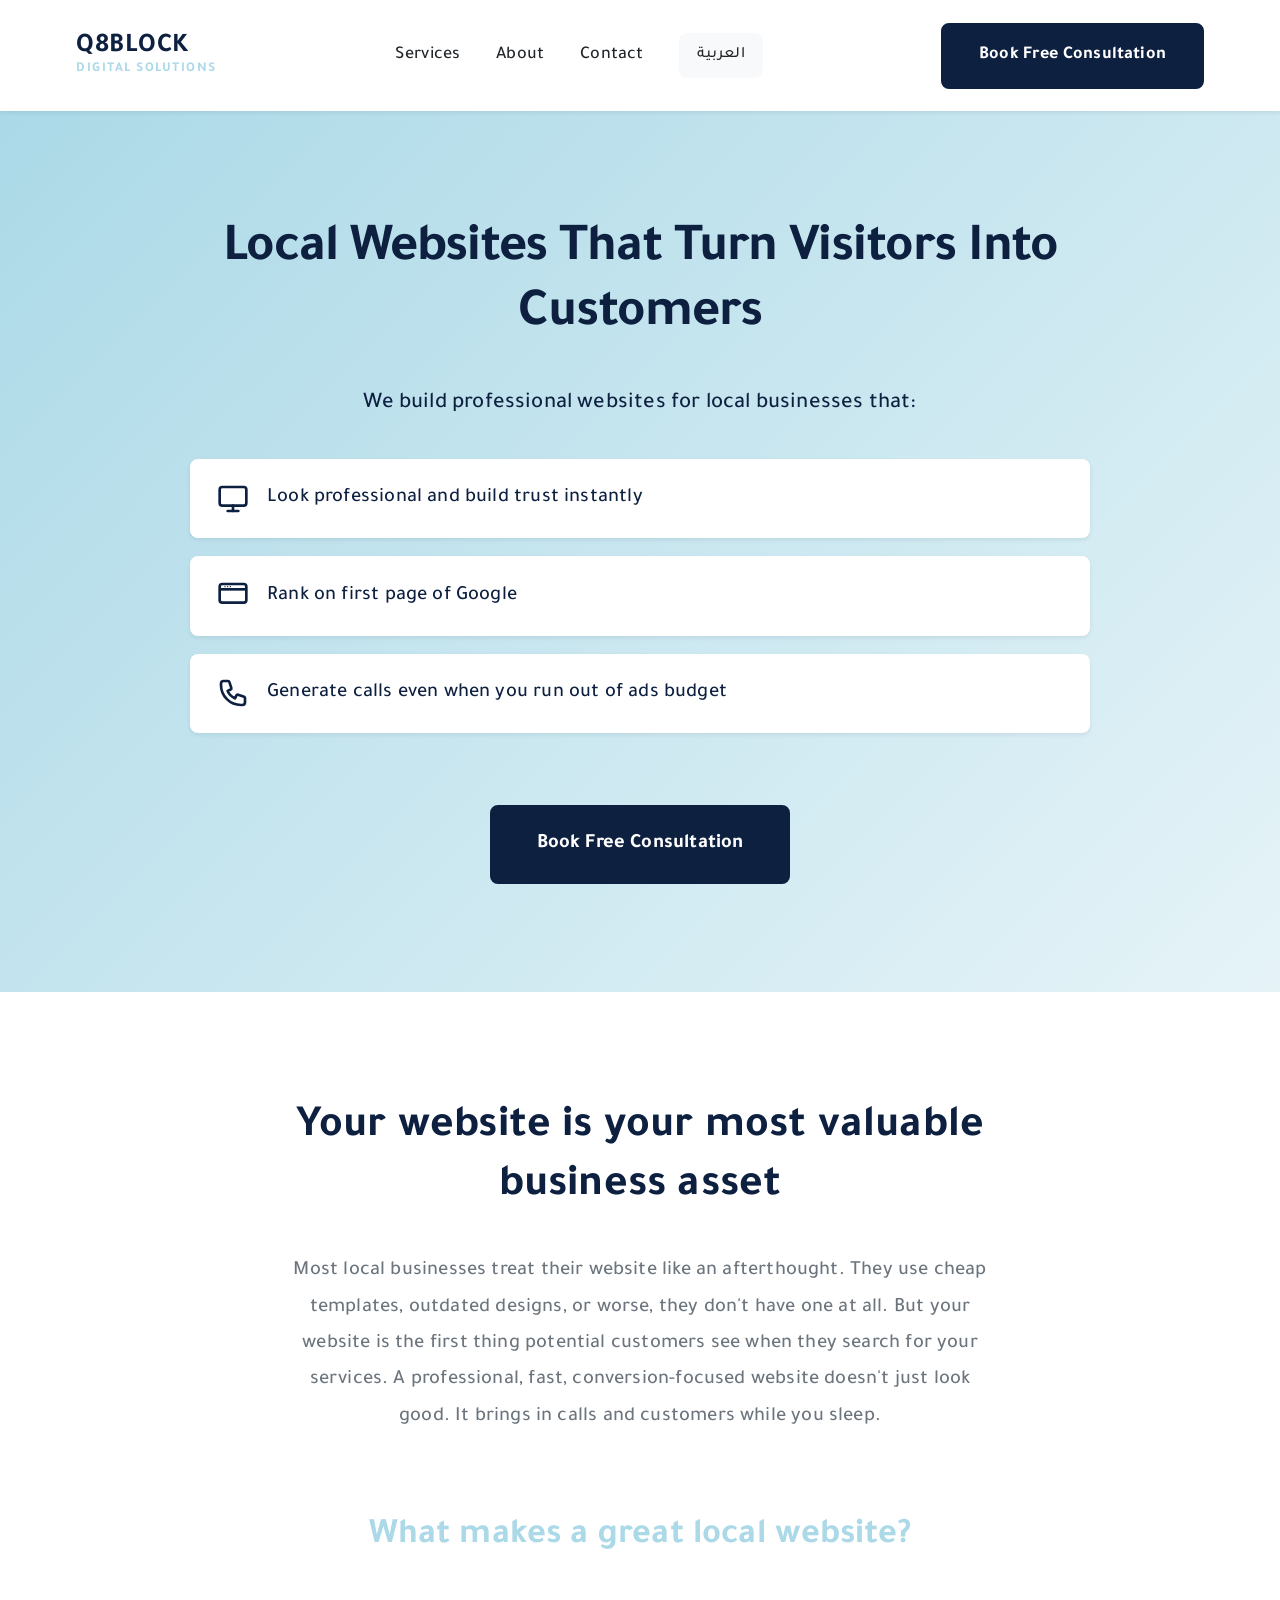
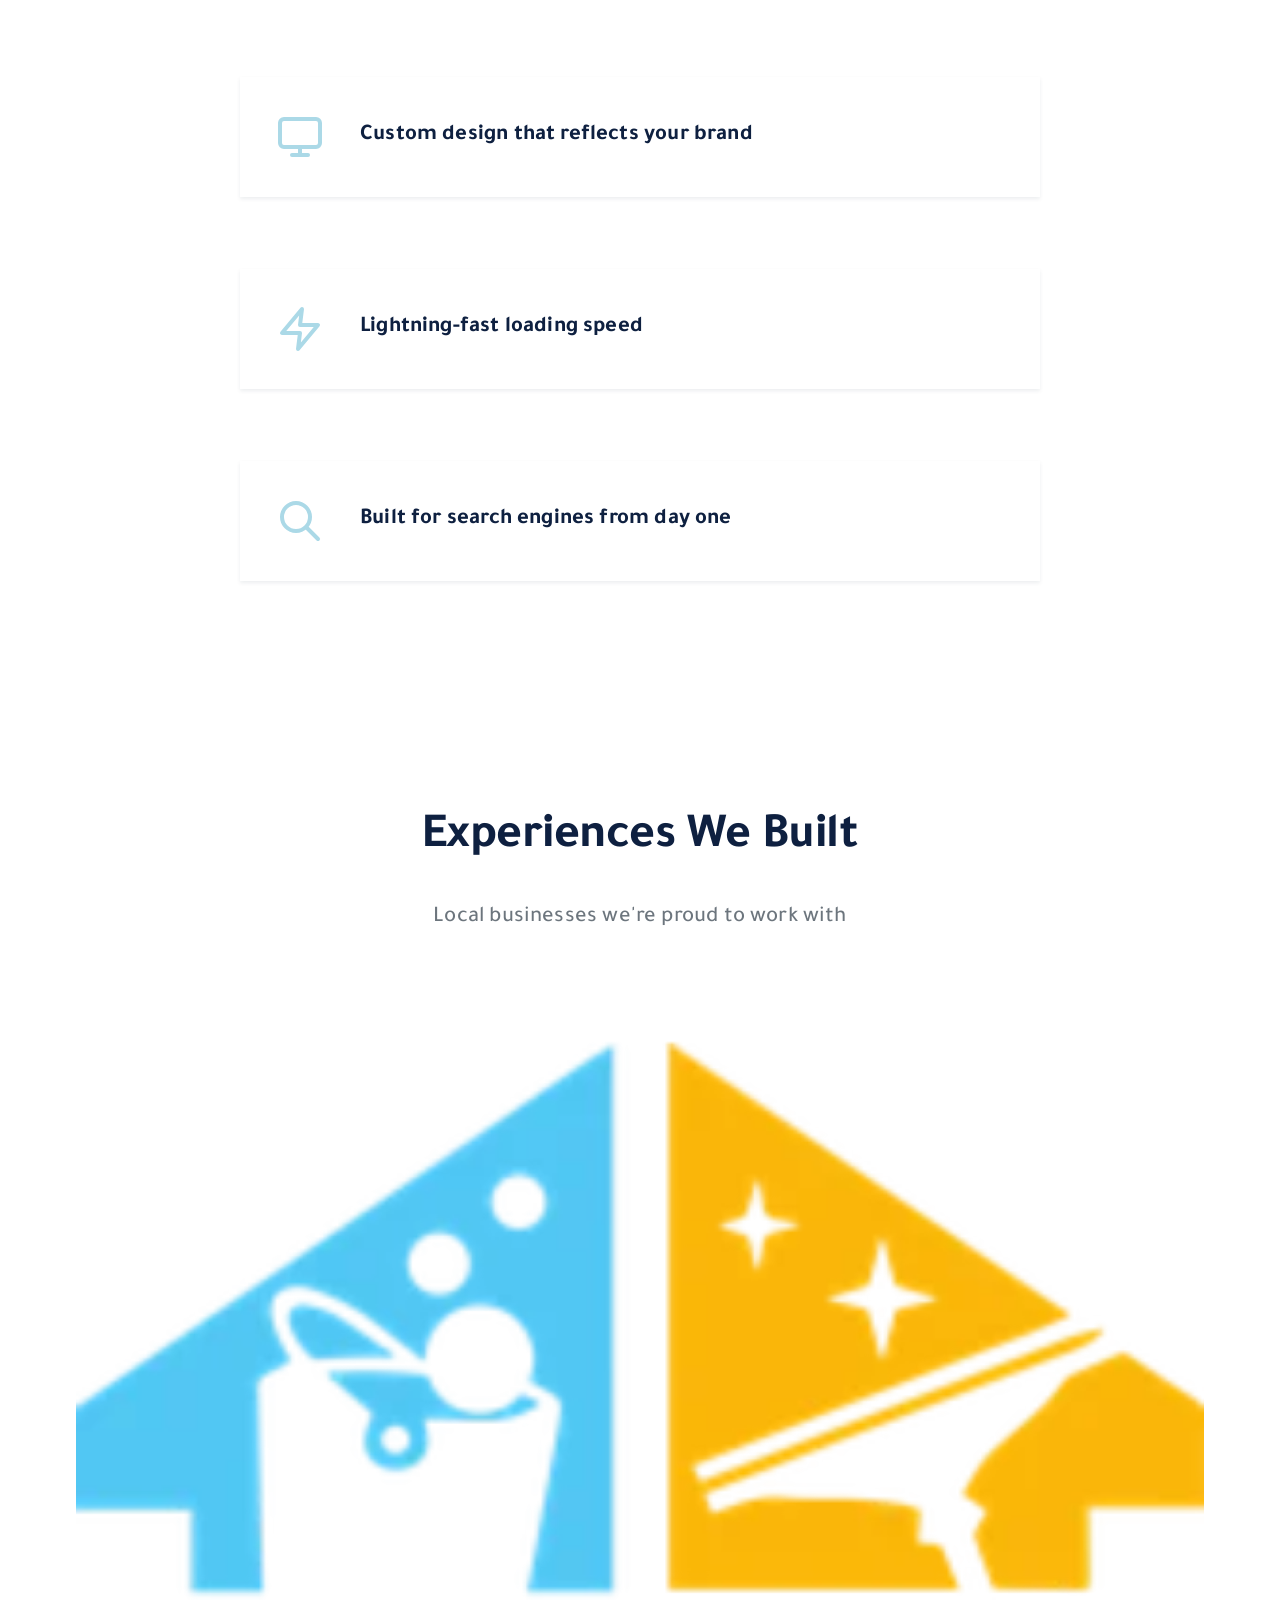
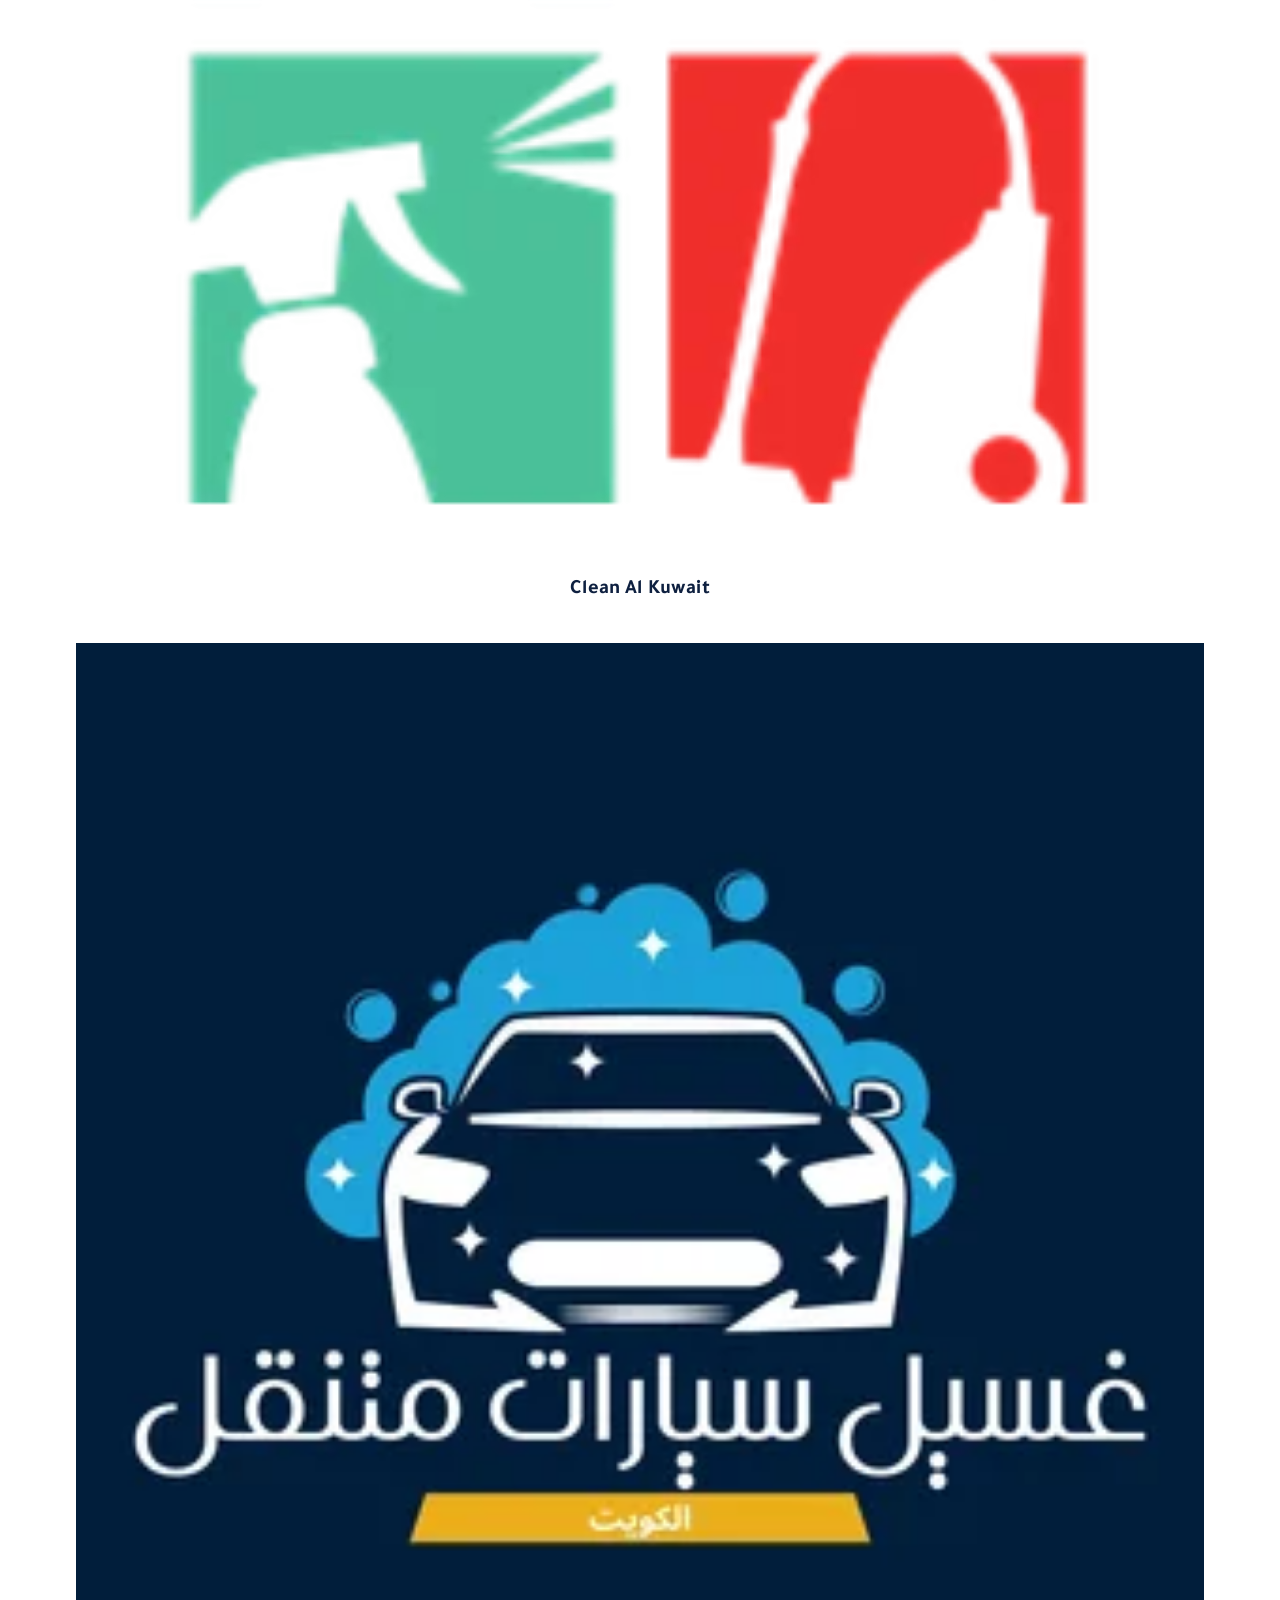
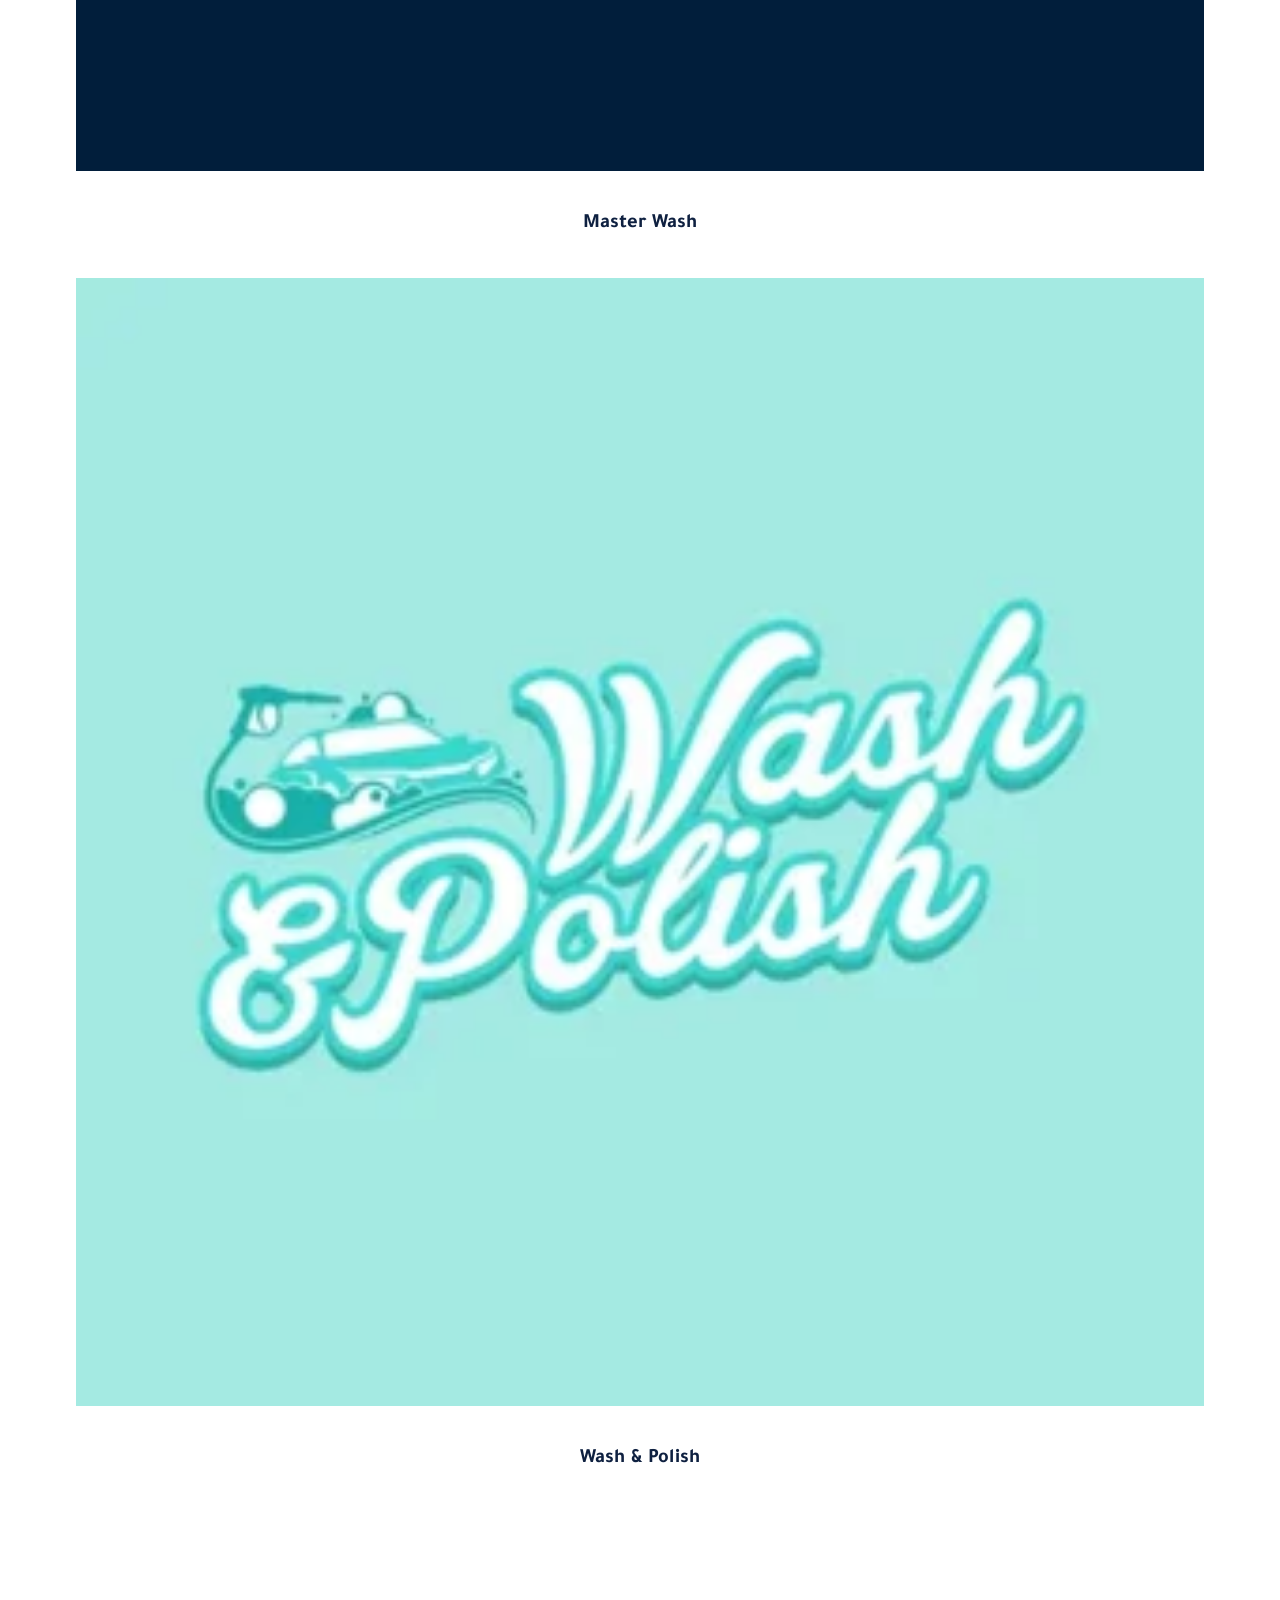
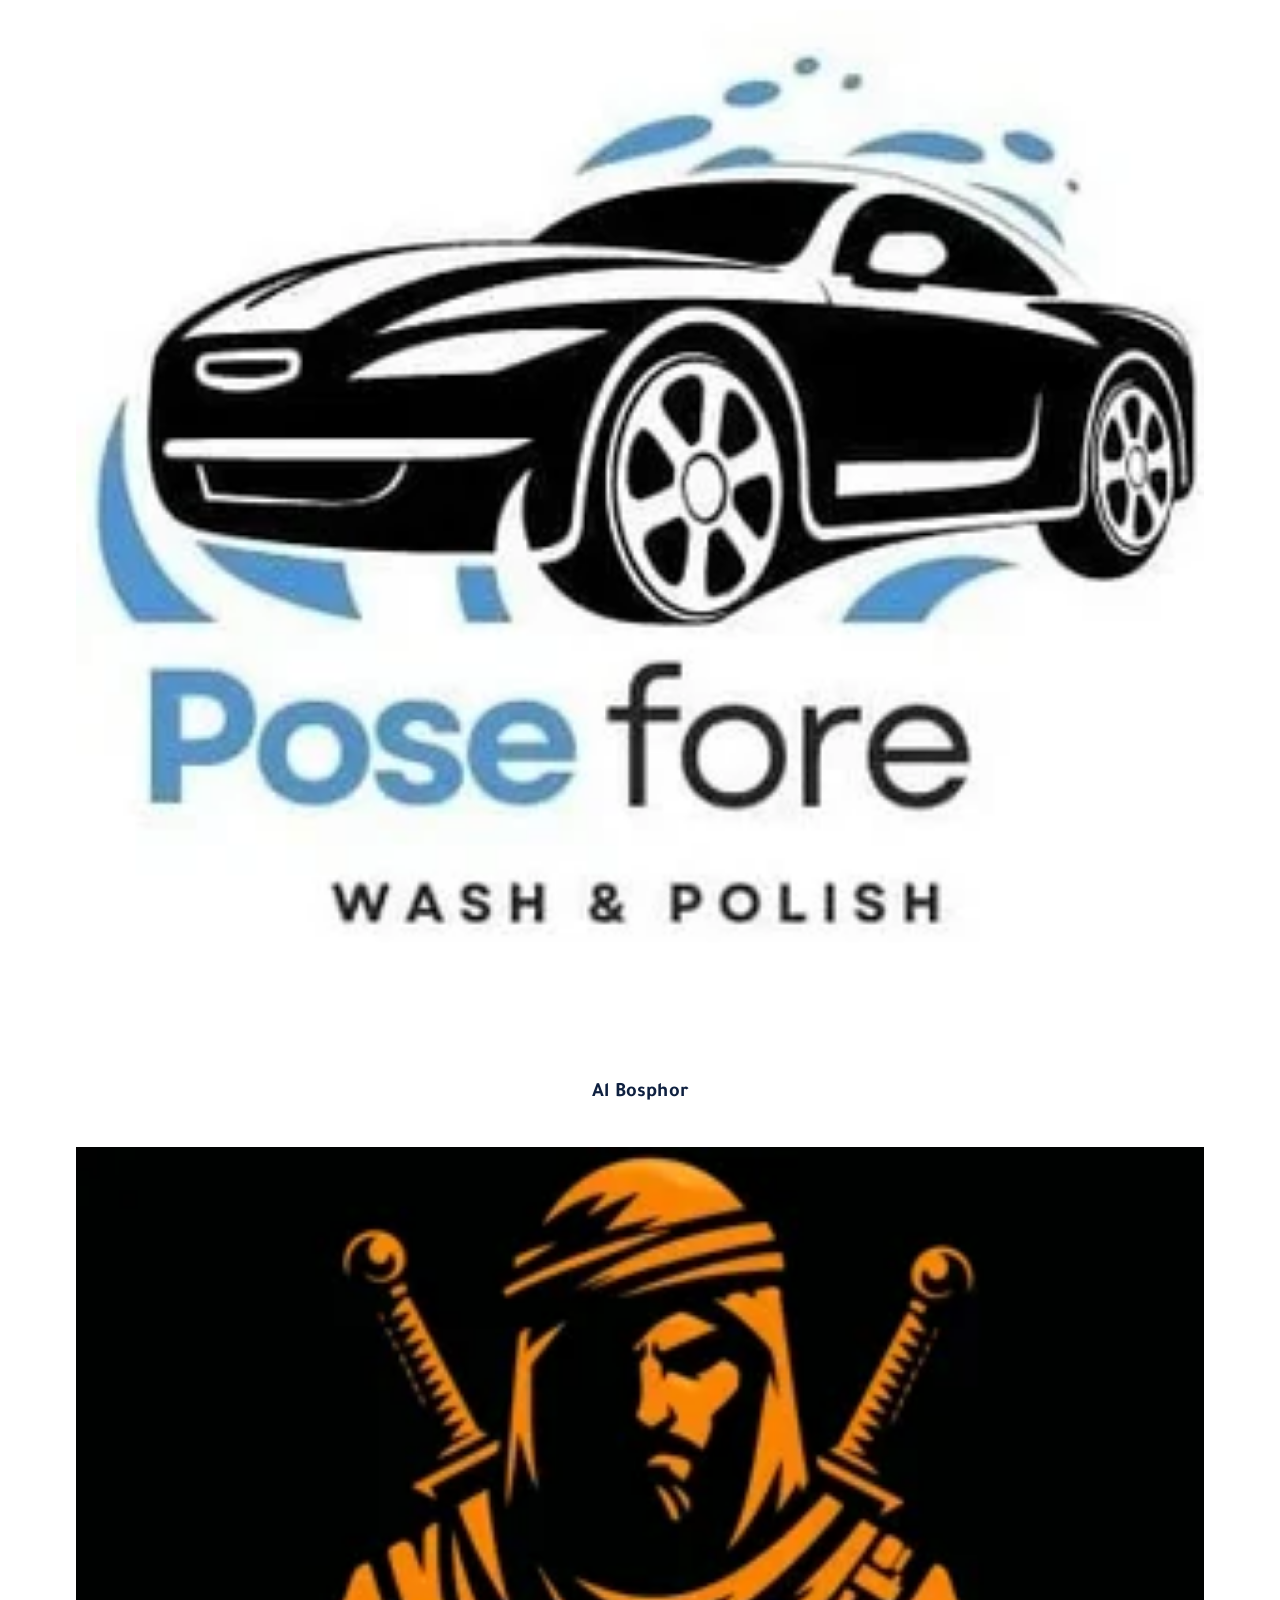
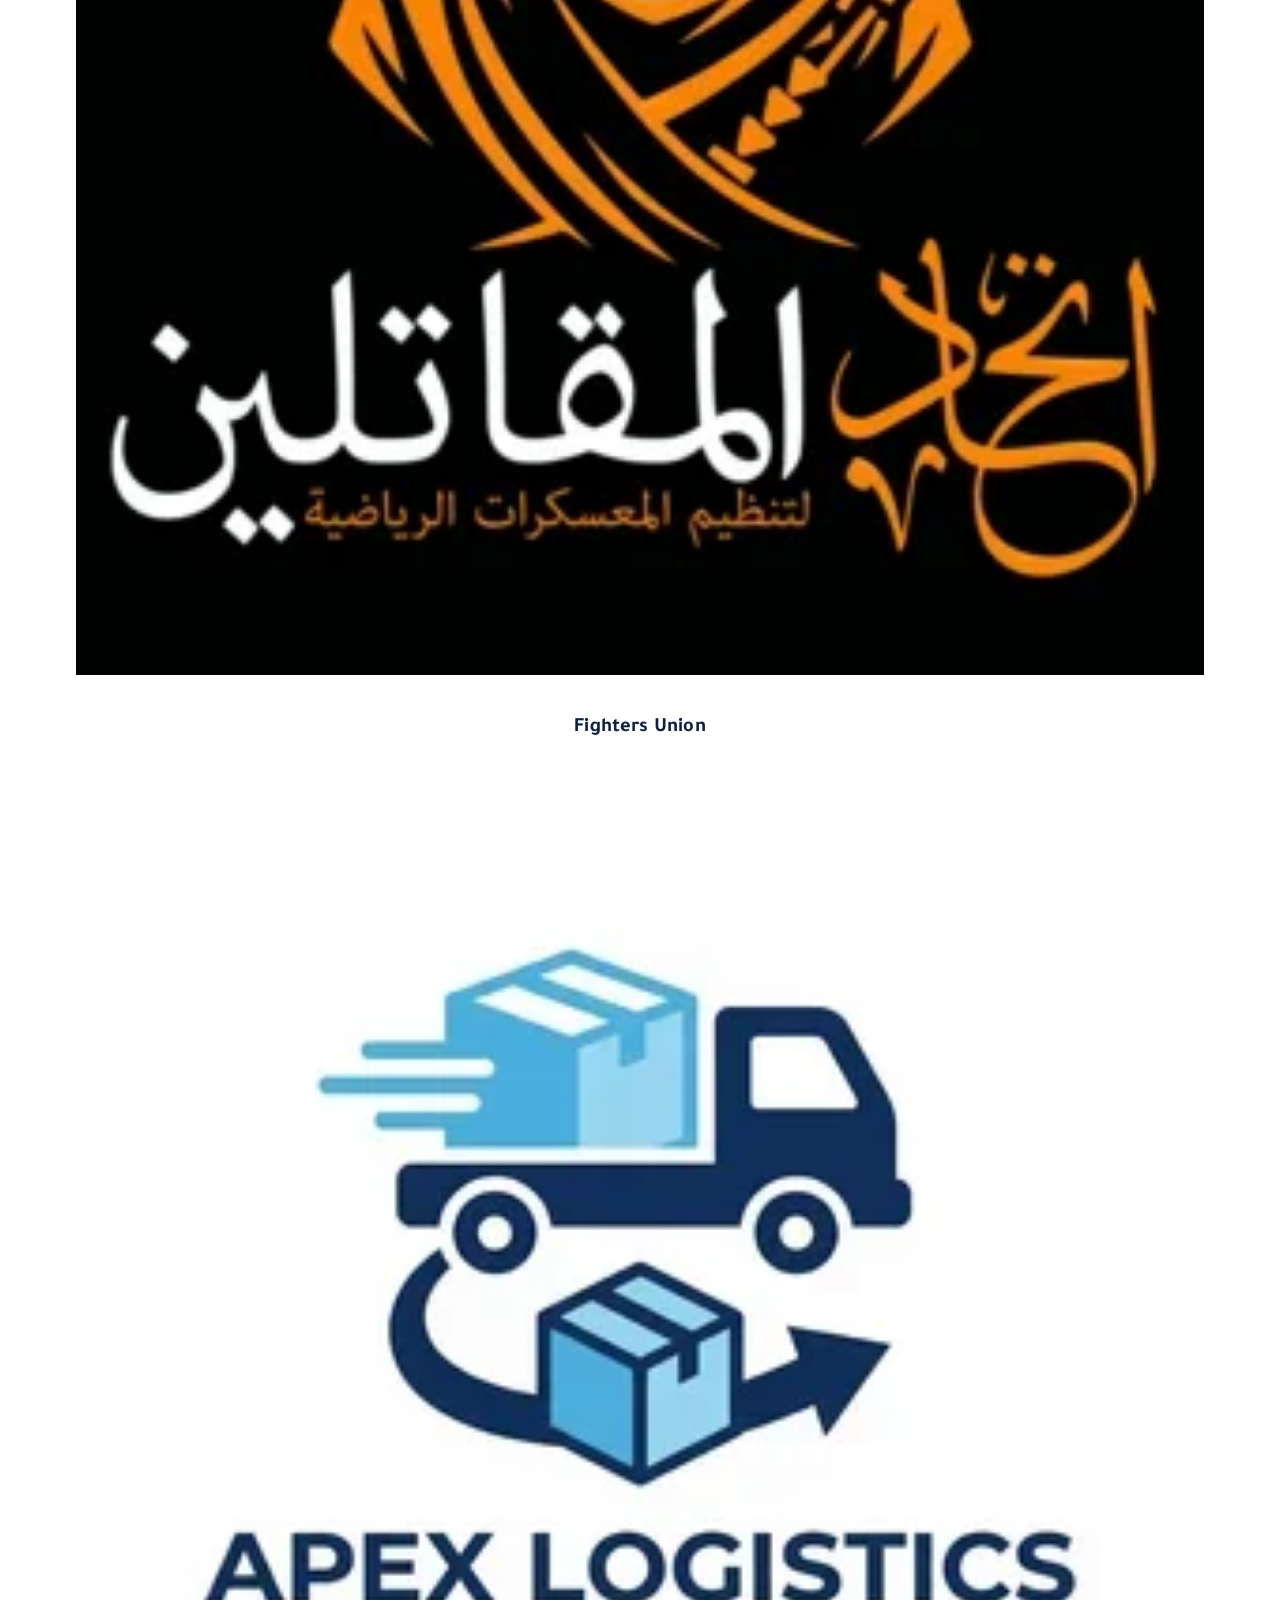
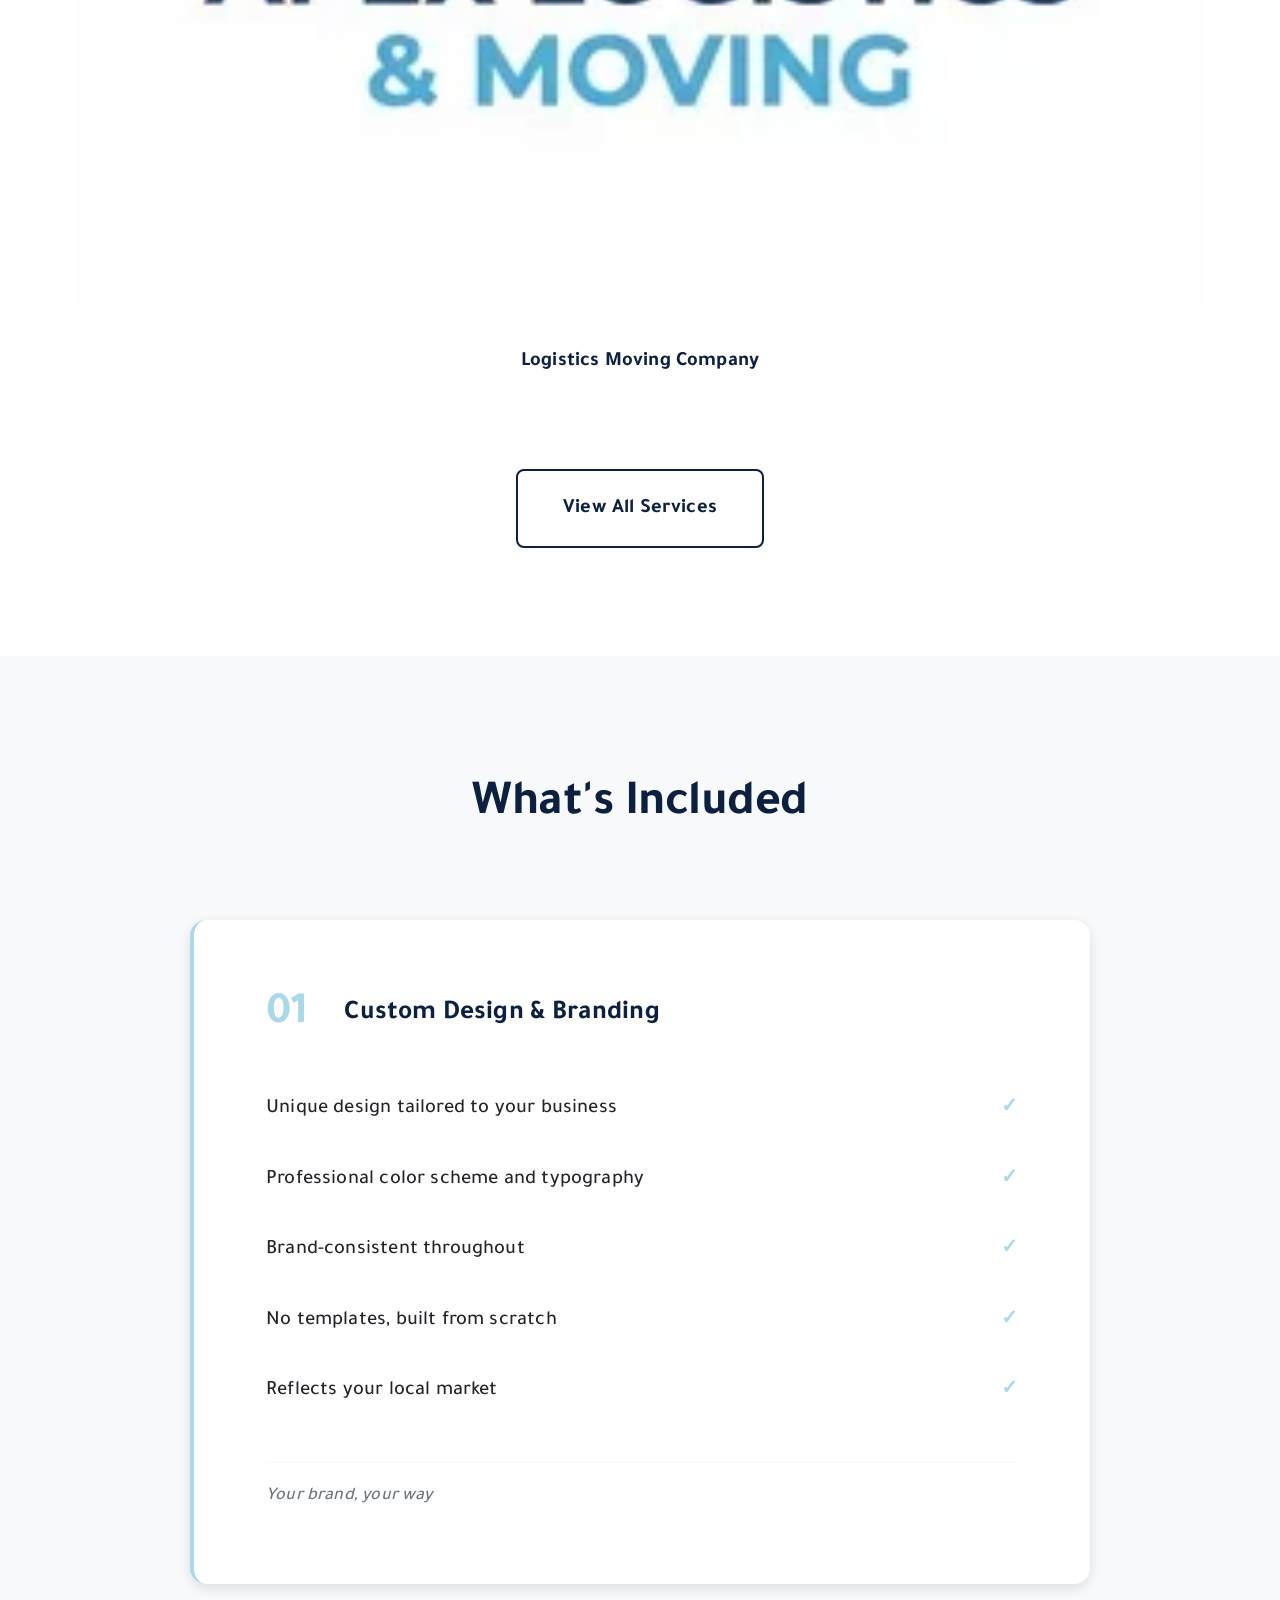
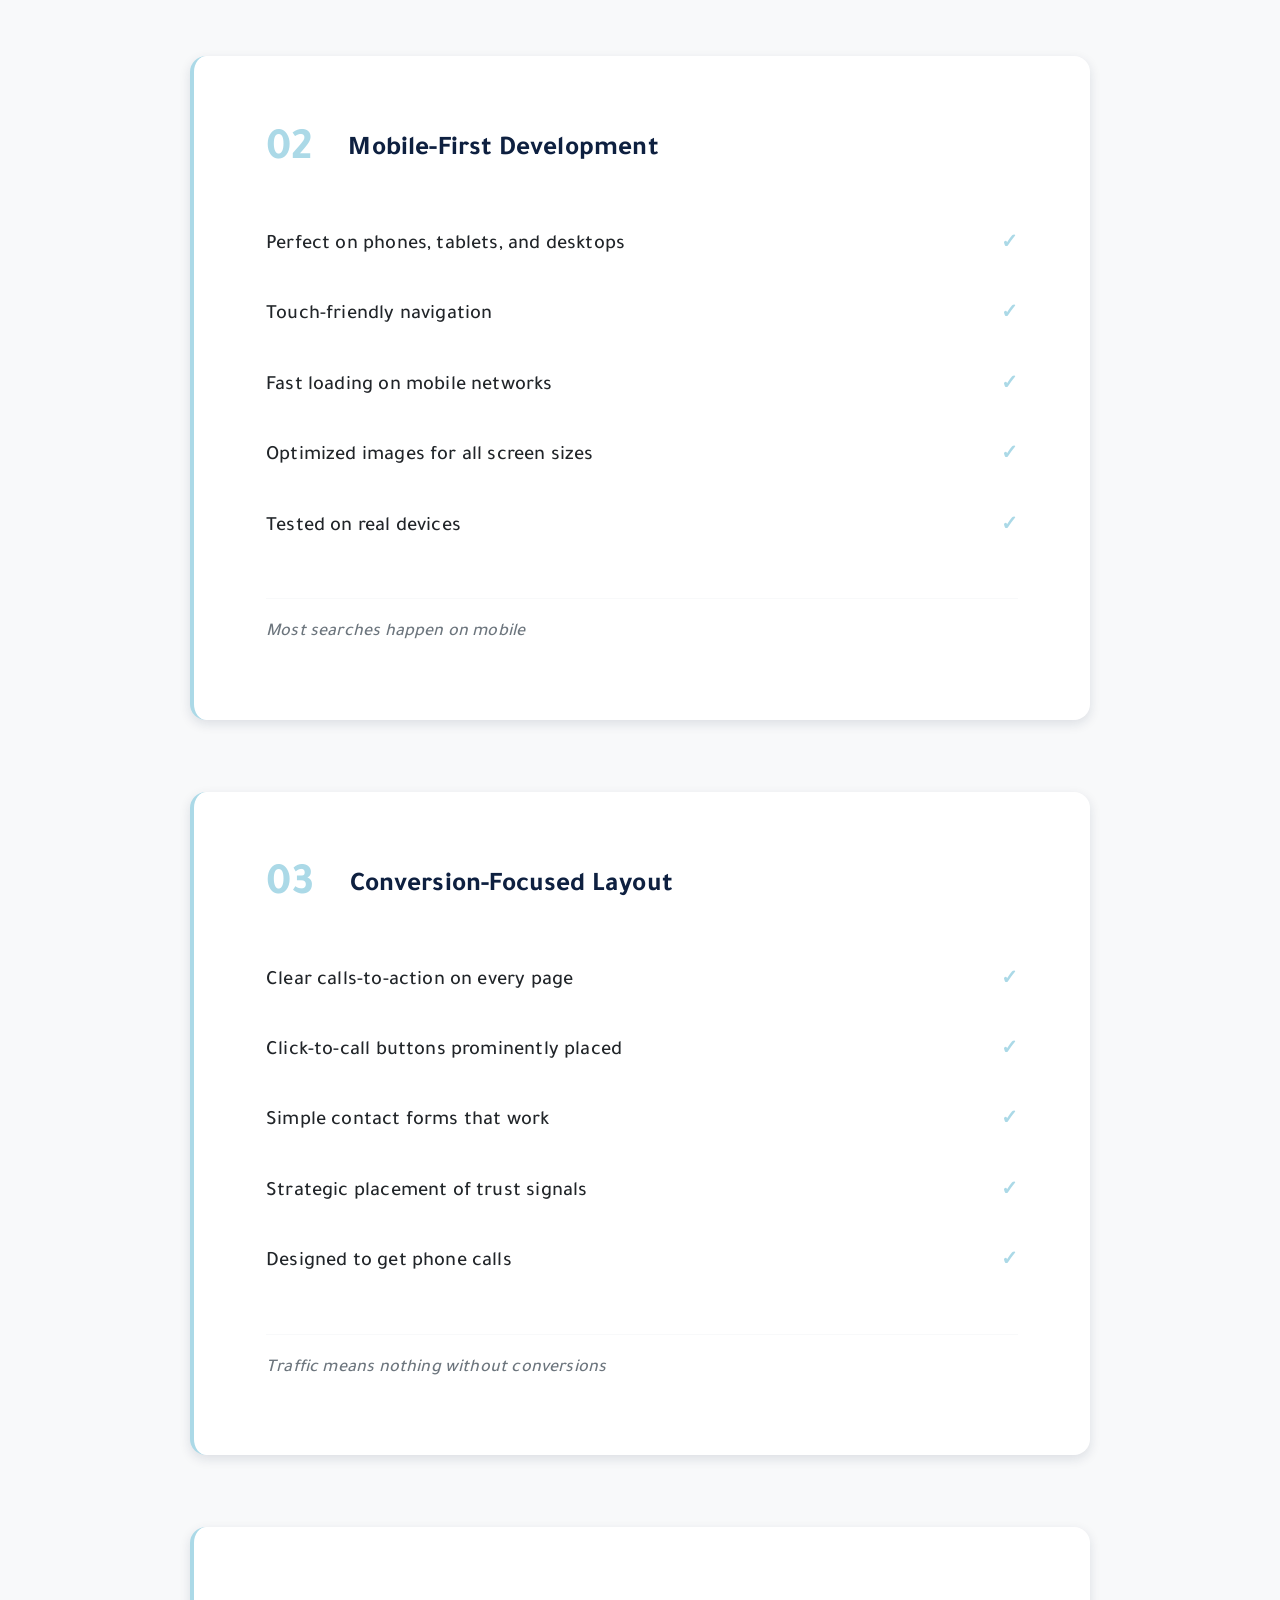
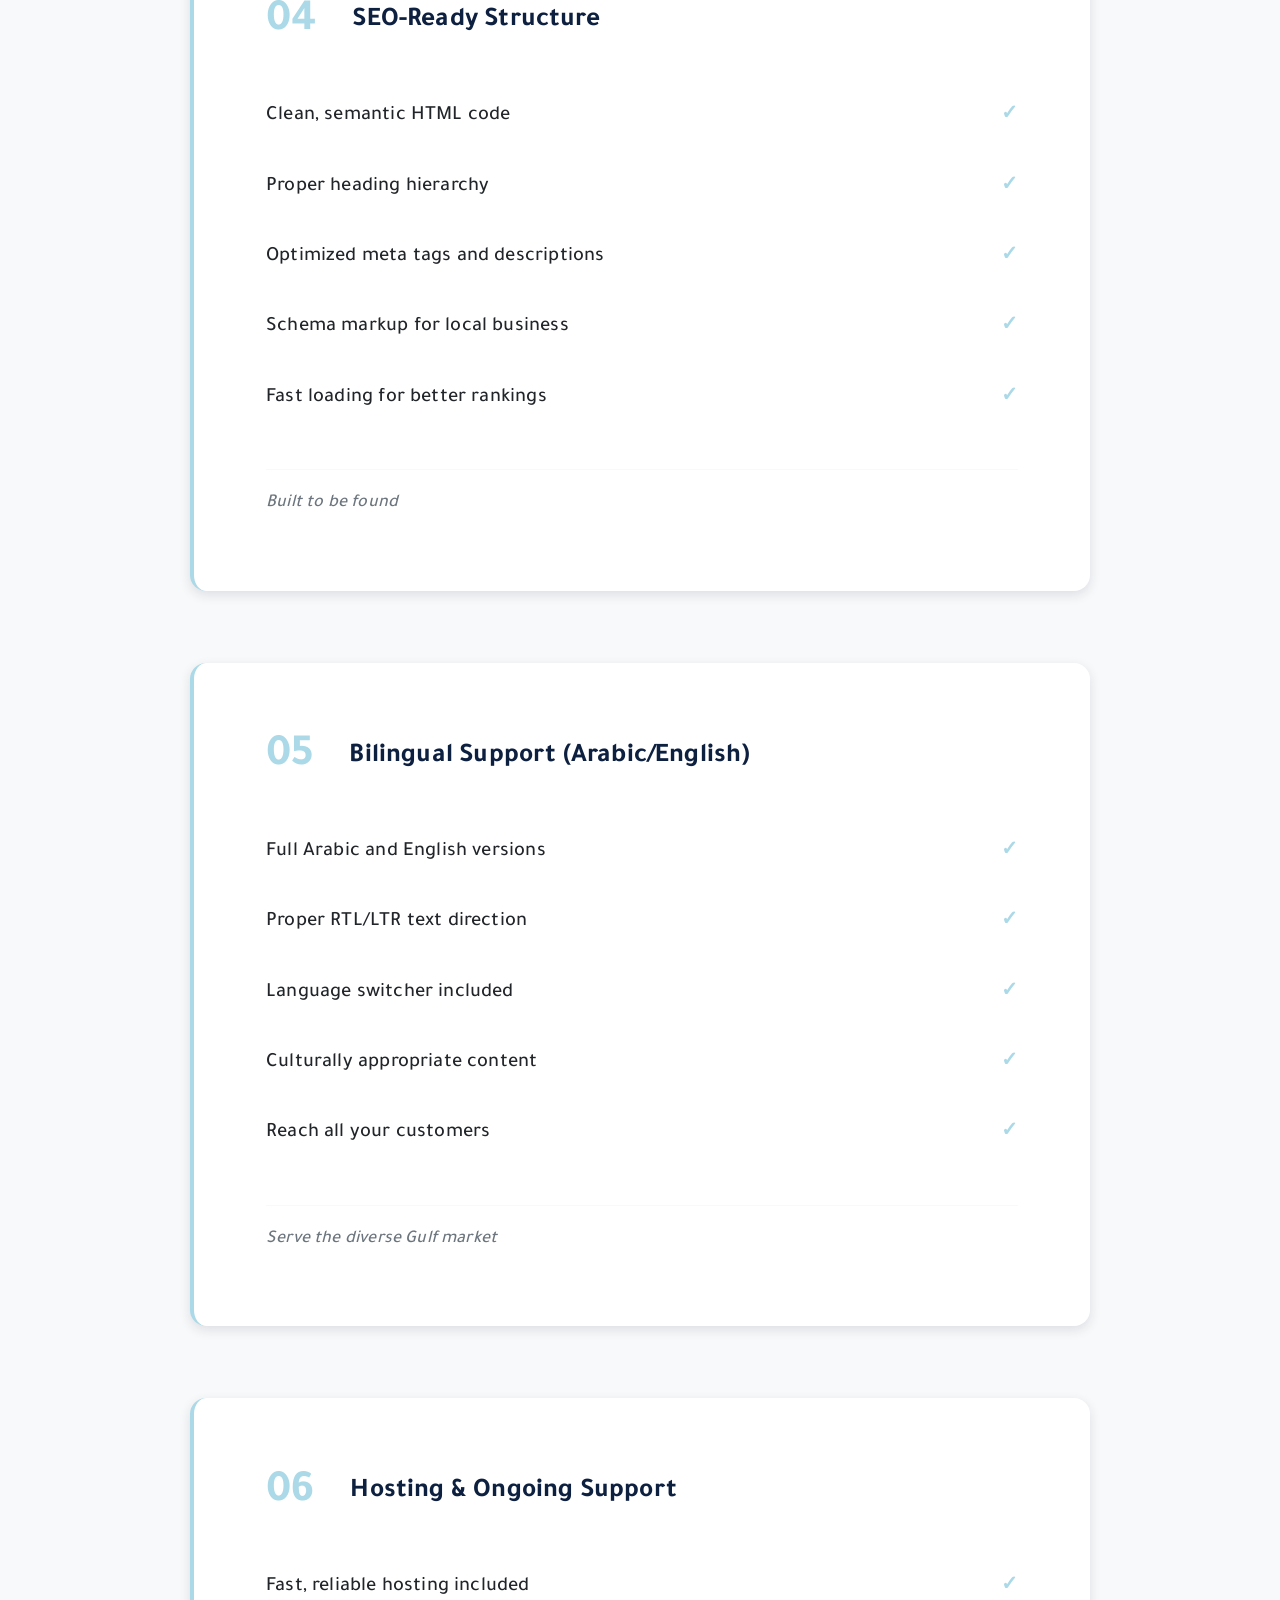
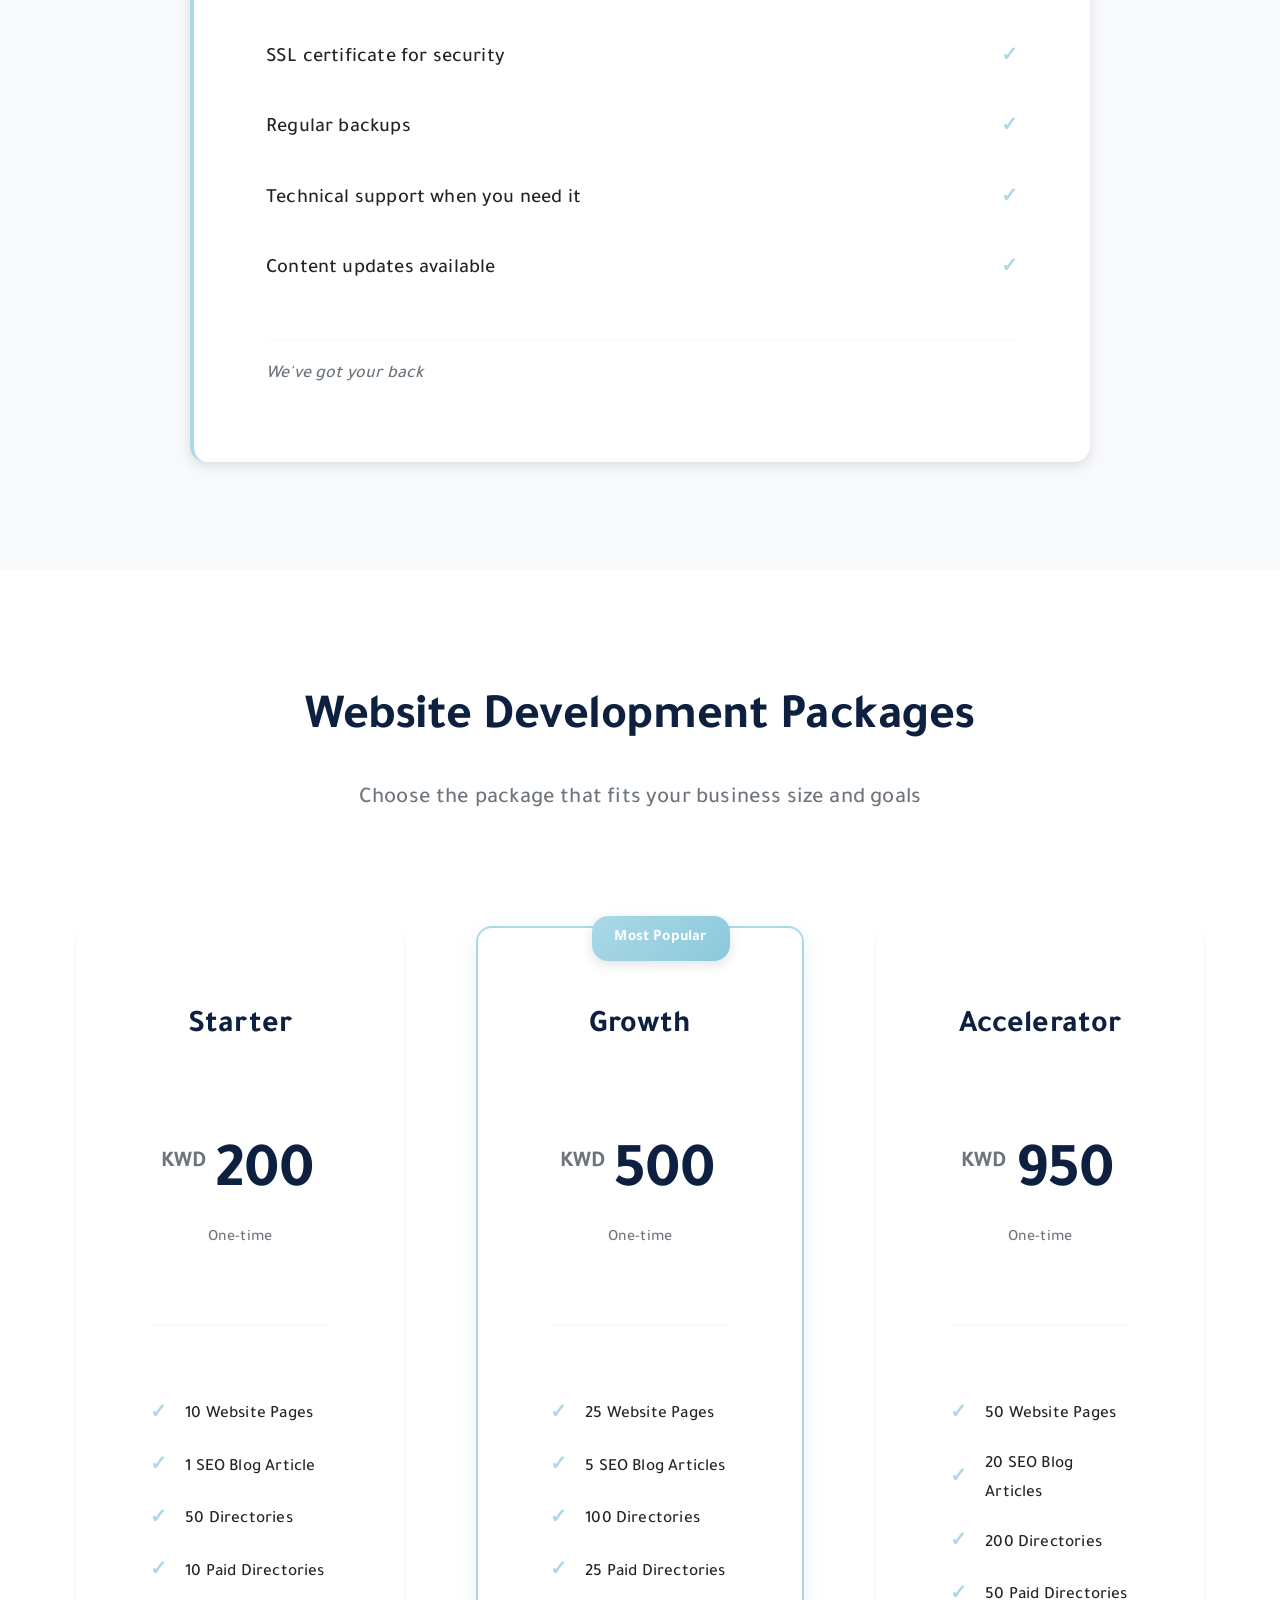
<file: en/services/local-website-development.html>
<!DOCTYPE html>
<html lang="en" dir="ltr">
<head>
    <meta charset="UTF-8">
    <meta name="viewport" content="width=device-width, initial-scale=1.0">
    
    <!-- Primary Meta Tags -->
    <title>Local Website Development in Kuwait & Gulf | Q8Block</title>
    <meta name="title" content="Local Website Development in Kuwait & Gulf | Q8Block">
    <meta name="description" content="Professional local website development that turns visitors into customers. Fast, SEO-optimized websites in Kuwait, Saudi Arabia, and UAE. Get started now.">
    <meta name="keywords" content="website development Kuwait, local website design, web development Gulf, professional websites Kuwait">
    
    <!-- Open Graph -->
    <meta property="og:type" content="website">
    <meta property="og:url" content="https://q8block.com/en/services/local-website-development">
    <meta property="og:title" content="Local Website Development in Kuwait & Gulf | Q8Block">
    <meta property="og:description" content="Professional local website development for businesses in Kuwait, Saudi Arabia, and UAE">
    
    <!-- Canonical & Alternate -->
    <link rel="canonical" href="https://q8block.com/en/services/local-website-development">
    <link rel="alternate" hreflang="en" href="https://q8block.com/en/services/local-website-development">
    <link rel="alternate" hreflang="ar" href="https://q8block.com/services/local-website-development">
    <link rel="alternate" hreflang="x-default" href="https://q8block.com/en/services/local-website-development">
    
    <!-- Fonts -->
    <link rel="preconnect" href="https://fonts.googleapis.com">
    <link rel="preconnect" href="https://fonts.gstatic.com" crossorigin>
    <link href="https://fonts.googleapis.com/css2?family=Tajawal:wght@300;400;500;600;700;800&display=swap" rel="stylesheet">
    
    <!-- Stylesheet -->
    <link rel="stylesheet" href="/assets/css/styles-en.css">
    
    <!-- Service Schema Markup -->
    <script type="application/ld+json">
    {
      "@context": "https://schema.org",
      "@type": "Service",
      "@id": "https://q8block.com/en/services/local-website-development",
      "serviceType": "Local Website Development",
      "name": "Local Website Development",
      "description": "Professional local website development for businesses in Kuwait, Saudi Arabia, and UAE. Mobile-optimized, fast-loading, and designed to convert visitors into customers.",
      "provider": {
        "@type": "LocalBusiness",
        "@id": "https://q8block.com/#organization",
        "name": "Q8Block"
      },
      "areaServed": [
        {"@type": "Country", "name": "Kuwait"},
        {"@type": "Country", "name": "Saudi Arabia"},
        {"@type": "Country", "name": "United Arab Emirates"}
      ],
      "offers": {
        "@type": "Offer",
        "priceCurrency": "KWD",
        "price": "120",
        "priceSpecification": {
          "@type": "PriceSpecification",
          "minPrice": "120",
          "maxPrice": "450",
          "priceCurrency": "KWD"
        }
      }
    }
    </script>
</head>
<body>
    <!-- Header / Navigation -->
    <header class="header">
        <nav class="nav container">
            <div class="nav-brand">
                <a href="/en/" class="brand-link">
                    <div class="brand-text">
                        <span class="brand-name">Q8BLOCK</span>
                        <span class="brand-tagline">DIGITAL SOLUTIONS</span>
                    </div>
                </a>
            </div>
            <div class="nav-links">
                <a href="/en/services/" class="nav-link">Services</a>
                <a href="/en/about" class="nav-link">About</a>
                <a href="/en/contact" class="nav-link">Contact</a>
                <a href="/services/local-website-development" class="nav-link lang-switch">العربية</a>
            </div>
            <div class="nav-cta">
                <a href="/en/contact?service=website" class="btn btn-primary">Book Free Consultation</a>
            </div>
            <button class="mobile-menu-toggle" aria-label="Open menu">
                <span></span>
                <span></span>
                <span></span>
            </button>
        </nav>
    </header>

    <!-- Hero Section -->
    <section class="hero" style="min-height: 60vh; padding: 6rem 0;">
        <div class="container">
            <div class="hero-content">
                <h1 class="hero-title">Local Websites That Turn Visitors Into Customers</h1>
                <div class="hero-description">
                    <p class="hero-intro">We build professional websites for local businesses that:</p>
                    <ul class="hero-benefits">
                        <li class="benefit-item">
                            <svg class="benefit-icon" viewBox="0 0 24 24" fill="none" xmlns="http://www.w3.org/2000/svg">
                                <rect x="2" y="3" width="20" height="14" rx="2" stroke="currentColor" stroke-width="2"/>
                                <path d="M8 21H16" stroke="currentColor" stroke-width="2" stroke-linecap="round"/>
                                <path d="M12 17V21" stroke="currentColor" stroke-width="2" stroke-linecap="round"/>
                            </svg>
                            <span>Look professional and build trust instantly</span>
                        </li>
                        <li class="benefit-item">
                            <svg class="benefit-icon" viewBox="0 0 24 24" fill="none" xmlns="http://www.w3.org/2000/svg">
                                <rect x="2" y="3" width="20" height="14" rx="2" stroke="currentColor" stroke-width="2"/>
                                <path d="M2 7H22" stroke="currentColor" stroke-width="2"/>
                                <circle cx="6" cy="5" r="0.5" fill="currentColor"/>
                                <circle cx="8" cy="5" r="0.5" fill="currentColor"/>
                                <circle cx="10" cy="5" r="0.5" fill="currentColor"/>
                            </svg>
                            <span>Rank on first page of Google</span>
                        </li>
                        <li class="benefit-item">
                            <svg class="benefit-icon" viewBox="0 0 24 24" fill="none" xmlns="http://www.w3.org/2000/svg">
                                <path d="M3 5C3 3.89543 3.89543 3 5 3H8.27924C8.70967 3 9.09181 3.27543 9.22792 3.68377L10.7257 8.17721C10.8831 8.64932 10.6694 9.16531 10.2243 9.38787L7.96701 10.5165C9.06925 12.9612 11.0388 14.9308 13.4835 16.033L14.6121 13.7757C14.8347 13.3306 15.3507 13.1169 15.8228 13.2743L20.3162 14.7721C20.7246 14.9082 21 15.2903 21 15.7208V19C21 20.1046 20.1046 21 19 21H18C9.71573 21 3 14.2843 3 6V5Z" stroke="currentColor" stroke-width="2" stroke-linecap="round" stroke-linejoin="round"/>
                            </svg>
                            <span>Generate calls even when you run out of ads budget</span>
                        </li>
                    </ul>
                </div>
                <div class="hero-cta">
                    <a href="/en/contact?service=website" class="btn btn-primary btn-large">Book Free Consultation</a>
                </div>
            </div>
        </div>
    </section>

    <!-- Value Section -->
    <section class="value-section" id="about">
        <div class="container">
            <div class="value-content-centered">
                <h2 class="value-title-centered">Your website is your most valuable business asset</h2>
                <p class="value-description">
                    Most local businesses treat their website like an afterthought. They use cheap templates, outdated designs, or worse, they don't have one at all. But your website is the first thing potential customers see when they search for your services. A professional, fast, conversion-focused website doesn't just look good. It brings in calls and customers while you sleep.
                </p>
                <h3 class="value-how-title">What makes a great local website?</h3>
                <ul class="value-points">
                    <li class="value-point fade-in" data-delay="0">
                        <svg class="value-icon" viewBox="0 0 24 24" fill="none" xmlns="http://www.w3.org/2000/svg">
                            <rect x="2" y="3" width="20" height="14" rx="2" stroke="currentColor" stroke-width="2"/>
                            <path d="M8 21H16" stroke="currentColor" stroke-width="2" stroke-linecap="round"/>
                            <path d="M12 17V21" stroke="currentColor" stroke-width="2" stroke-linecap="round"/>
                        </svg>
                        <span>Custom design that reflects your brand</span>
                    </li>
                    <li class="value-point fade-in" data-delay="200">
                        <svg class="value-icon" viewBox="0 0 24 24" fill="none" xmlns="http://www.w3.org/2000/svg">
                            <path d="M13 2L3 14H12L11 22L21 10H12L13 2Z" stroke="currentColor" stroke-width="2" stroke-linecap="round" stroke-linejoin="round"/>
                        </svg>
                        <span>Lightning-fast loading speed</span>
                    </li>
                    <li class="value-point fade-in" data-delay="400">
                        <svg class="value-icon" viewBox="0 0 24 24" fill="none" xmlns="http://www.w3.org/2000/svg">
                            <path d="M21 21L15 15M17 10C17 13.866 13.866 17 10 17C6.13401 17 3 13.866 3 10C3 6.13401 6.13401 3 10 3C13.866 3 17 6.13401 17 10Z" stroke="currentColor" stroke-width="2" stroke-linecap="round" stroke-linejoin="round"/>
                        </svg>
                        <span>Built for search engines from day one</span>
                    </li>
                </ul>
            </div>
        </div>
    </section>

    <!-- Portfolio Section -->
    <section class="portfolio-section">
        <div class="container">
            <div class="section-header">
                <h2 class="section-title">Experiences We Built</h2>
                <p class="section-description">Local businesses we're proud to work with</p>
            </div>
            <div class="portfolio-grid">
                <a href="https://kwtclean.com" target="_blank" rel="nofollow" class="portfolio-item">
                    <div class="portfolio-image">
                        <img src="/assets/images/portfolio/clean-al-kuwait.webp" alt="Clean Al Kuwait" loading="lazy">
                    </div>
                    <h3 class="portfolio-title">Clean Al Kuwait</h3>
                </a>
                <a href="https://carwashkw.com" target="_blank" rel="nofollow" class="portfolio-item">
                    <div class="portfolio-image">
                        <img src="/assets/images/portfolio/master-wash.webp" alt="Master Wash" loading="lazy">
                    </div>
                    <h3 class="portfolio-title">Master Wash</h3>
                </a>
                <a href="https://kwcarwash.com" target="_blank" rel="nofollow" class="portfolio-item">
                    <div class="portfolio-image">
                        <img src="/assets/images/portfolio/wash-polish.webp" alt="Wash & Polish" loading="lazy">
                    </div>
                    <h3 class="portfolio-title">Wash & Polish</h3>
                </a>
                <a href="https://q8carwash.com" target="_blank" rel="nofollow" class="portfolio-item">
                    <div class="portfolio-image">
                        <img src="/assets/images/portfolio/al-bosphor.webp" alt="Al Bosphor" loading="lazy">
                    </div>
                    <h3 class="portfolio-title">Al Bosphor</h3>
                </a>
                <a href="https://fightersunionkw.com/" target="_blank" rel="nofollow" class="portfolio-item">
                    <div class="portfolio-image">
                        <img src="/assets/images/portfolio/fighters-union.webp" alt="Fighters Union" loading="lazy">
                    </div>
                    <h3 class="portfolio-title">Fighters Union</h3>
                </a>
                <div class="portfolio-item">
                    <div class="portfolio-image">
                        <img src="/assets/images/portfolio/logistics-moving.webp" alt="Logistics Moving Company" loading="lazy">
                    </div>
                    <h3 class="portfolio-title">Logistics Moving Company</h3>
                </div>
            </div>
            <div style="text-align: center; margin-top: 3rem;">
                <a href="/en/services/" class="btn btn-secondary btn-large">View All Services</a>
            </div>
        </div>
    </section>

    <!-- Services Section -->
    <section class="services-section" id="services">
        <div class="container">
            <div class="section-header">
                <h2 class="section-title">What's Included</h2>
            </div>
            <div class="services-detailed">
                <!-- Feature 1 -->
                <div class="service-detail-card fade-in-on-scroll">
                    <div class="service-detail-header">
                        <div class="service-detail-number">01</div>
                        <h3 class="service-detail-title">Custom Design & Branding</h3>
                    </div>
                    <ul class="service-detail-list">
                        <li>Unique design tailored to your business</li>
                        <li>Professional color scheme and typography</li>
                        <li>Brand-consistent throughout</li>
                        <li>No templates, built from scratch</li>
                        <li>Reflects your local market</li>
                    </ul>
                    <p class="service-detail-summary">Your brand, your way</p>
                </div>

                <!-- Feature 2 -->
                <div class="service-detail-card fade-in-on-scroll">
                    <div class="service-detail-header">
                        <div class="service-detail-number">02</div>
                        <h3 class="service-detail-title">Mobile-First Development</h3>
                    </div>
                    <ul class="service-detail-list">
                        <li>Perfect on phones, tablets, and desktops</li>
                        <li>Touch-friendly navigation</li>
                        <li>Fast loading on mobile networks</li>
                        <li>Optimized images for all screen sizes</li>
                        <li>Tested on real devices</li>
                    </ul>
                    <p class="service-detail-summary">Most searches happen on mobile</p>
                </div>

                <!-- Feature 3 -->
                <div class="service-detail-card fade-in-on-scroll">
                    <div class="service-detail-header">
                        <div class="service-detail-number">03</div>
                        <h3 class="service-detail-title">Conversion-Focused Layout</h3>
                    </div>
                    <ul class="service-detail-list">
                        <li>Clear calls-to-action on every page</li>
                        <li>Click-to-call buttons prominently placed</li>
                        <li>Simple contact forms that work</li>
                        <li>Strategic placement of trust signals</li>
                        <li>Designed to get phone calls</li>
                    </ul>
                    <p class="service-detail-summary">Traffic means nothing without conversions</p>
                </div>

                <!-- Feature 4 -->
                <div class="service-detail-card fade-in-on-scroll">
                    <div class="service-detail-header">
                        <div class="service-detail-number">04</div>
                        <h3 class="service-detail-title">SEO-Ready Structure</h3>
                    </div>
                    <ul class="service-detail-list">
                        <li>Clean, semantic HTML code</li>
                        <li>Proper heading hierarchy</li>
                        <li>Optimized meta tags and descriptions</li>
                        <li>Schema markup for local business</li>
                        <li>Fast loading for better rankings</li>
                    </ul>
                    <p class="service-detail-summary">Built to be found</p>
                </div>

                <!-- Feature 5 -->
                <div class="service-detail-card fade-in-on-scroll">
                    <div class="service-detail-header">
                        <div class="service-detail-number">05</div>
                        <h3 class="service-detail-title">Bilingual Support (Arabic/English)</h3>
                    </div>
                    <ul class="service-detail-list">
                        <li>Full Arabic and English versions</li>
                        <li>Proper RTL/LTR text direction</li>
                        <li>Language switcher included</li>
                        <li>Culturally appropriate content</li>
                        <li>Reach all your customers</li>
                    </ul>
                    <p class="service-detail-summary">Serve the diverse Gulf market</p>
                </div>

                <!-- Feature 6 -->
                <div class="service-detail-card fade-in-on-scroll">
                    <div class="service-detail-header">
                        <div class="service-detail-number">06</div>
                        <h3 class="service-detail-title">Hosting & Ongoing Support</h3>
                    </div>
                    <ul class="service-detail-list">
                        <li>Fast, reliable hosting included</li>
                        <li>SSL certificate for security</li>
                        <li>Regular backups</li>
                        <li>Technical support when you need it</li>
                        <li>Content updates available</li>
                    </ul>
                    <p class="service-detail-summary">We've got your back</p>
                </div>
            </div>
        </div>
    </section>

    <!-- Pricing Section -->
    <section class="pricing-section" id="pricing">
        <div class="container">
            <div class="section-header">
                <h2 class="section-title">Website Development Packages</h2>
                <p class="section-description">Choose the package that fits your business size and goals</p>
            </div>

            <div class="pricing-cards">
                <!-- Starter Package -->
                <div class="pricing-card fade-in-on-scroll">
                    <div class="pricing-card-header">
                        <h3 class="pricing-card-title">Starter</h3>
                    </div>
                    <div class="pricing-card-price">
                        <span class="price-currency">KWD</span>
                        <span class="price-amount">200</span>
                        <span class="price-period">One-time</span>
                    </div>
                    <div class="pricing-card-highlights">
                        <div class="highlight-item">
                            <span class="highlight-icon">✓</span>
                            <span>10 Website Pages</span>
                        </div>
                        <div class="highlight-item">
                            <span class="highlight-icon">✓</span>
                            <span>1 SEO Blog Article</span>
                        </div>
                        <div class="highlight-item">
                            <span class="highlight-icon">✓</span>
                            <span>50 Directories</span>
                        </div>
                        <div class="highlight-item">
                            <span class="highlight-icon">✓</span>
                            <span>10 Paid Directories</span>
                        </div>
                        <div class="highlight-item">
                            <span class="highlight-icon">✓</span>
                            <span>1 Year Domain</span>
                        </div>
                        <div class="highlight-item">
                            <span class="highlight-icon">✓</span>
                            <span>Hosting + Security</span>
                        </div>
                    </div>
                    <button class="pricing-cta-button" onclick="window.location.href='/en/contact?service=website'">Get Started</button>
                </div>

                <!-- Growth Package (Featured) -->
                <div class="pricing-card pricing-card-featured fade-in-on-scroll">
                    <div class="pricing-badge">Most Popular</div>
                    <div class="pricing-card-header">
                        <h3 class="pricing-card-title">Growth</h3>
                    </div>
                    <div class="pricing-card-price">
                        <span class="price-currency">KWD</span>
                        <span class="price-amount">500</span>
                        <span class="price-period">One-time</span>
                    </div>
                    <div class="pricing-card-highlights">
                        <div class="highlight-item">
                            <span class="highlight-icon">✓</span>
                            <span>25 Website Pages</span>
                        </div>
                        <div class="highlight-item">
                            <span class="highlight-icon">✓</span>
                            <span>5 SEO Blog Articles</span>
                        </div>
                        <div class="highlight-item">
                            <span class="highlight-icon">✓</span>
                            <span>100 Directories</span>
                        </div>
                        <div class="highlight-item">
                            <span class="highlight-icon">✓</span>
                            <span>25 Paid Directories</span>
                        </div>
                        <div class="highlight-item">
                            <span class="highlight-icon">✓</span>
                            <span>1 Year Domain</span>
                        </div>
                        <div class="highlight-item">
                            <span class="highlight-icon">✓</span>
                            <span>Hosting + Security</span>
                        </div>
                    </div>
                    <button class="pricing-cta-button pricing-cta-featured" onclick="window.location.href='/en/contact?service=website'">Get Started</button>
                </div>

                <!-- Accelerator Package -->
                <div class="pricing-card fade-in-on-scroll">
                    <div class="pricing-card-header">
                        <h3 class="pricing-card-title">Accelerator</h3>
                    </div>
                    <div class="pricing-card-price">
                        <span class="price-currency">KWD</span>
                        <span class="price-amount">950</span>
                        <span class="price-period">One-time</span>
                    </div>
                    <div class="pricing-card-highlights">
                        <div class="highlight-item">
                            <span class="highlight-icon">✓</span>
                            <span>50 Website Pages</span>
                        </div>
                        <div class="highlight-item">
                            <span class="highlight-icon">✓</span>
                            <span>20 SEO Blog Articles</span>
                        </div>
                        <div class="highlight-item">
                            <span class="highlight-icon">✓</span>
                            <span>200 Directories</span>
                        </div>
                        <div class="highlight-item">
                            <span class="highlight-icon">✓</span>
                            <span>50 Paid Directories</span>
                        </div>
                        <div class="highlight-item">
                            <span class="highlight-icon">✓</span>
                            <span>1 Year Domain</span>
                        </div>
                        <div class="highlight-item">
                            <span class="highlight-icon">✓</span>
                            <span>Hosting + Security</span>
                        </div>
                    </div>
                    <button class="pricing-cta-button" onclick="window.location.href='/en/contact?service=website'">Get Started</button>
                </div>
            </div>
        </div>
    </section>

    <!-- Testimonials Section -->
    <section class="testimonials-section" id="testimonials">
        <div class="container">
            <div class="section-header">
                <h2 class="section-title">What Our Clients Say</h2>
            </div>
            
            <!-- Google Rating Badge -->
            <div class="google-rating-badge">
                <a href="https://share.google/sRLs90XWW1ewyhL3a" target="_blank" rel="noopener" class="google-rating-link">
                    <svg width="32" height="32" viewBox="0 0 24 24" fill="none" xmlns="http://www.w3.org/2000/svg" class="google-logo">
                        <path d="M22.56 12.25c0-.78-.07-1.53-.2-2.25H12v4.26h5.92c-.26 1.37-1.04 2.53-2.21 3.31v2.77h3.57c2.08-1.92 3.28-4.74 3.28-8.09z" fill="#4285F4"/>
                        <path d="M12 23c2.97 0 5.46-.98 7.28-2.66l-3.57-2.77c-.98.66-2.23 1.06-3.71 1.06-2.86 0-5.29-1.93-6.16-4.53H2.18v2.84C3.99 20.53 7.7 23 12 23z" fill="#34A853"/>
                        <path d="M5.84 14.09c-.22-.66-.35-1.36-.35-2.09s.13-1.43.35-2.09V7.07H2.18C1.43 8.55 1 10.22 1 12s.43 3.45 1.18 4.93l2.85-2.22.81-.62z" fill="#FBBC05"/>
                        <path d="M12 5.38c1.62 0 3.06.56 4.21 1.64l3.15-3.15C17.45 2.09 14.97 1 12 1 7.7 1 3.99 3.47 2.18 7.07l3.66 2.84c.87-2.6 3.3-4.53 6.16-4.53z" fill="#EA4335"/>
                    </svg>
                    <div class="google-stars">
                        <span>★</span><span>★</span><span>★</span><span>★</span><span>★</span>
                    </div>
                    <span class="rating-number">5.0</span>
                </a>
            </div>

            <!-- Testimonials Grid -->
            <div class="testimonials-grid">
                <div class="testimonial-card fade-in-on-scroll">
                    <div class="testimonial-stars">
                        <span>★</span><span>★</span><span>★</span><span>★</span><span>★</span>
                    </div>
                    <p class="testimonial-text">"They built us a website and set up Google Ads. The result? More calls and new customers. Professional team that understands the local market."</p>
                    <div class="testimonial-author">
                        <strong>Ahmed M.</strong>
                        <span>Barbershop Owner</span>
                    </div>
                </div>

                <div class="testimonial-card fade-in-on-scroll">
                    <div class="testimonial-stars">
                        <span>★</span><span>★</span><span>★</span><span>★</span><span>★</span>
                    </div>
                    <p class="testimonial-text">"They helped me show up in Google search when people look for my services. Fast website, mobile-optimized. Highly recommend."</p>
                    <div class="testimonial-author">
                        <strong>Fatima A.</strong>
                        <span>Restaurant Manager</span>
                    </div>
                </div>

                <div class="testimonial-card fade-in-on-scroll">
                    <div class="testimonial-stars">
                        <span>★</span><span>★</span><span>★</span><span>★</span><span>★</span>
                    </div>
                    <p class="testimonial-text">"Q8Block team understood my needs quickly. They built me a website and set up ads that bring calls. Excellent service."</p>
                    <div class="testimonial-author">
                        <strong>Khaled S.</strong>
                        <span>Auto Workshop Owner</span>
                    </div>
                </div>
            </div>
        </div>
    </section>

    <!-- FAQ Section -->
    <section class="faq-section" id="faq">
        <div class="container">
            <div class="faq-header">
                <h2 class="faq-title">Frequently Asked Questions</h2>
                <p class="faq-description">Common questions about our website development service</p>
            </div>
            <div class="faq-container">
                <div class="faq-item">
                    <button class="faq-question" aria-expanded="false">
                        <span class="faq-question-text">How long does it take to build a website?</span>
                        <svg class="faq-icon" viewBox="0 0 24 24" fill="none" xmlns="http://www.w3.org/2000/svg">
                            <path d="M6 9L12 15L18 9" stroke="currentColor" stroke-width="2" stroke-linecap="round" stroke-linejoin="round"/>
                        </svg>
                    </button>
                    <div class="faq-answer">
                        <p class="faq-answer-text">Typically 2-4 weeks depending on the package and complexity. We start by understanding your business, then design and develop the site, and test it thoroughly before launch. We keep you updated throughout the process.</p>
                    </div>
                </div>

                <div class="faq-item">
                    <button class="faq-question" aria-expanded="false">
                        <span class="faq-question-text">Do I need to provide content and images?</span>
                        <svg class="faq-icon" viewBox="0 0 24 24" fill="none" xmlns="http://www.w3.org/2000/svg">
                            <path d="M6 9L12 15L18 9" stroke="currentColor" stroke-width="2" stroke-linecap="round" stroke-linejoin="round"/>
                        </svg>
                    </button>
                    <div class="faq-answer">
                        <p class="faq-answer-text">We can work with what you have or create content for you. If you have existing photos and business information, great! If not, we'll write professional copy and can source or create images that fit your brand.</p>
                    </div>
                </div>

                <div class="faq-item">
                    <button class="faq-question" aria-expanded="false">
                        <span class="faq-question-text">Can I update the website myself later?</span>
                        <svg class="faq-icon" viewBox="0 0 24 24" fill="none" xmlns="http://www.w3.org/2000/svg">
                            <path d="M6 9L12 15L18 9" stroke="currentColor" stroke-width="2" stroke-linecap="round" stroke-linejoin="round"/>
                        </svg>
                    </button>
                    <div class="faq-answer">
                        <p class="faq-answer-text">Yes! We can set up a simple content management system for you, or we offer affordable monthly maintenance packages where we handle updates for you. Choose what works best for your business.</p>
                    </div>
                </div>

                <div class="faq-item">
                    <button class="faq-question" aria-expanded="false">
                        <span class="faq-question-text">What if I already have a website?</span>
                        <svg class="faq-icon" viewBox="0 0 24 24" fill="none" xmlns="http://www.w3.org/2000/svg">
                            <path d="M6 9L12 15L18 9" stroke="currentColor" stroke-width="2" stroke-linecap="round" stroke-linejoin="round"/>
                        </svg>
                    </button>
                    <div class="faq-answer">
                        <p class="faq-answer-text">We can redesign and rebuild your existing website with modern technology, better performance, and improved conversion rates. We'll keep what works and fix what doesn't.</p>
                    </div>
                </div>

                <div class="faq-item">
                    <button class="faq-question" aria-expanded="false">
                        <span class="faq-question-text">Is hosting and domain included?</span>
                        <svg class="faq-icon" viewBox="0 0 24 24" fill="none" xmlns="http://www.w3.org/2000/svg">
                            <path d="M6 9L12 15L18 9" stroke="currentColor" stroke-width="2" stroke-linecap="round" stroke-linejoin="round"/>
                        </svg>
                    </button>
                    <div class="faq-answer">
                        <p class="faq-answer-text">Yes, hosting is included in all packages. Domain registration (.com, .kw, etc.) is separate but we can help you register one or transfer your existing domain.</p>
                    </div>
                </div>

                <div class="faq-item">
                    <button class="faq-question" aria-expanded="false">
                        <span class="faq-question-text">Will my website work on mobile phones?</span>
                        <svg class="faq-icon" viewBox="0 0 24 24" fill="none" xmlns="http://www.w3.org/2000/svg">
                            <path d="M6 9L12 15L18 9" stroke="currentColor" stroke-width="2" stroke-linecap="round" stroke-linejoin="round"/>
                        </svg>
                    </button>
                    <div class="faq-answer">
                        <p class="faq-answer-text">Absolutely! All our websites are mobile-first, meaning they're designed for phones first, then adapted for tablets and desktops. Most of your customers will visit from mobile, so this is critical.</p>
                    </div>
                </div>
            </div>
        </div>
    </section>

    <!-- Consultation Form Section -->
    <section class="consultation-section" id="consultation">
        <div class="container">
            <div class="consultation-content">
                <h2 class="consultation-title">Book Your Free Consultation</h2>
                <p class="consultation-description">Let's discuss your business and how we can help you grow with a professional website.</p>
                <form class="consultation-form" id="consultationForm">
                    <div class="form-group">
                        <label for="name">Full Name</label>
                        <input type="text" id="name" name="name" required placeholder="Enter your full name">
                    </div>
                    <div class="form-group">
                        <label for="phone">Phone Number</label>
                        <input type="tel" id="phone" name="phone" required placeholder="e.g., 94139666">
                    </div>
                    <div class="form-group">
                        <label for="business">Business Type</label>
                        <input type="text" id="business" name="business" required placeholder="e.g., Restaurant, Salon, Workshop">
                    </div>
                    <div class="form-group">
                        <label for="message">Your Message (Optional)</label>
                        <textarea id="message" name="message" rows="4" placeholder="Tell us more about your business and needs"></textarea>
                    </div>
                    <button type="submit" class="btn btn-primary btn-large btn-block">Submit Request</button>
                </form>
            </div>
        </div>
    </section>

    <!-- Footer -->
    <footer class="footer">
        <div class="container">
            <div class="footer-grid">
                <div class="footer-brand">
                    <div class="footer-brand-text">
                        <span class="footer-brand-name">Q8BLOCK</span>
                        <span class="footer-brand-subtitle">DIGITAL SOLUTIONS</span>
                    </div>
                    <a href="https://share.google/Hi6OENtATwRxOIzvb" target="_blank" rel="noopener noreferrer" class="footer-directions-link">
                        <svg viewBox="0 0 24 24" fill="none" xmlns="http://www.w3.org/2000/svg">
                            <path d="M9 20l-5.447-2.724A1 1 0 013 16.382V5.618a1 1 0 011.447-.894L9 7m0 13l6-3m-6 3V7m6 10l4.553 2.276A1 1 0 0021 18.382V7.618a1 1 0 00-.553-.894L15 4m0 13V4m0 0L9 7" stroke="currentColor" stroke-width="2" stroke-linecap="round" stroke-linejoin="round"/>
                        </svg>
                        Get Directions
                    </a>
                    <div class="map-container">
                        <iframe 
                            src="https://www.google.com/maps?q=%D8%B4%D8%B1%D9%83%D8%A9+%D9%83%D9%88%D9%8A%D8%AA+%D8%A8%D9%84%D9%88%D9%83,Mangaf,Kuwait&output=embed" 
                            width="100%" 
                            height="200" 
                            style="border:0;" 
                            allowfullscreen="" 
                            loading="lazy" 
                            referrerpolicy="no-referrer-when-downgrade">
                        </iframe>
                    </div>
                </div>
                <div class="footer-links">
                    <h4 class="footer-title">Quick Links</h4>
                    <ul class="footer-list">
                        <li><a href="/en/services/">Services</a></li>
                        <li><a href="/en/about">About</a></li>
                        <li><a href="/en/contact">Contact</a></li>
                        <li><a href="/services/local-website-development">العربية</a></li>
                    </ul>
                </div>
                <div class="footer-contact" id="contact">
                    <h4 class="footer-title">Contact Us</h4>
                    <ul class="footer-list">
                        <li>
                            <svg class="footer-icon" viewBox="0 0 24 24" fill="none" xmlns="http://www.w3.org/2000/svg">
                                <path d="M3 5C3 3.89543 3.89543 3 5 3H8.27924C8.70967 3 9.09181 3.27543 9.22792 3.68377L10.7257 8.17721C10.8831 8.64932 10.6694 9.16531 10.2243 9.38787L7.96701 10.5165C9.06925 12.9612 11.0388 14.9308 13.4835 16.033L14.6121 13.7757C14.8347 13.3306 15.3507 13.1169 15.8228 13.2743L20.3162 14.7721C20.7246 14.9082 21 15.2903 21 15.7208V19C21 20.1046 20.1046 21 19 21H18C9.71573 21 3 14.2843 3 6V5Z" stroke="currentColor" stroke-width="2" stroke-linecap="round" stroke-linejoin="round"/>
                            </svg>
                            <a href="tel:+96594139666">+965 9413 9666</a>
                        </li>
                        <li>
                            <svg class="footer-icon" viewBox="0 0 24 24" fill="none" xmlns="http://www.w3.org/2000/svg">
                                <path d="M17.6569 16.6569C16.7202 17.5935 14.7616 19.5521 13.4138 20.8999C12.6327 21.681 11.3677 21.6814 10.5866 20.9003C9.26234 19.576 7.34159 17.6553 6.34315 16.6569C3.21895 13.5327 3.21895 8.46734 6.34315 5.34315C9.46734 2.21895 14.5327 2.21895 17.6569 5.34315C20.781 8.46734 20.781 13.5327 17.6569 16.6569Z" stroke="currentColor" stroke-width="2" stroke-linecap="round" stroke-linejoin="round"/>
                                <path d="M15 11C15 12.6569 13.6569 14 12 14C10.3431 14 9 12.6569 9 11C9 9.34315 10.3431 8 12 8C13.6569 8 15 9.34315 15 11Z" stroke="currentColor" stroke-width="2" stroke-linecap="round" stroke-linejoin="round"/>
                            </svg>
                            <span>Street 14, Nasser Faleh Shanar Al-Subaie Building Block 004, Plot 54130, Mangaf 00000</span>
                        </li>
                        <li>
                            <svg class="footer-icon" viewBox="0 0 24 24" fill="none" xmlns="http://www.w3.org/2000/svg">
                                <path d="M12 8V12L15 15M21 12C21 16.9706 16.9706 21 12 21C7.02944 21 3 16.9706 3 12C3 7.02944 7.02944 3 12 3C16.9706 3 21 7.02944 21 12Z" stroke="currentColor" stroke-width="2" stroke-linecap="round" stroke-linejoin="round"/>
                            </svg>
                            <span>Sun - Thu: 10:00 AM - 4:00 PM</span>
                        </li>
                    </ul>

                </div>
            </div>
            <div class="footer-bottom">
                <p>&copy; 2026 Kuwait Block. All rights reserved.</p>
            </div>
        </div>
    </footer>

    <!-- JavaScript -->
    <script src="/assets/js/main.min.js"></script>
</body>
</html>
</file>
<file: assets/css/styles.css>
/* ===========================
   Q8Block - Main Stylesheet
   Brand Colors: #ABD9E7 (Light Blue), #0E2040 (Dark Navy)
   =========================== */

/* CSS Variables */
:root {
    --color-primary: #ABD9E7;
    --color-secondary: #0E2040;
    --color-white: #FFFFFF;
    --color-light-gray: #F8F9FA;
    --color-gray: #6C757D;
    --color-dark: #212529;
    --color-success: #28A745;
    
    --font-family: 'Tajawal', -apple-system, BlinkMacSystemFont, 'Segoe UI', sans-serif;
    
    --transition: all 0.3s ease;
    --shadow-sm: 0 2px 4px rgba(14, 32, 64, 0.08);
    --shadow-md: 0 4px 12px rgba(14, 32, 64, 0.12);
    --shadow-lg: 0 8px 24px rgba(14, 32, 64, 0.16);
    
    --border-radius: 8px;
    --border-radius-lg: 16px;
    
    --container-width: 1200px;
    --spacing-xs: 0.5rem;
    --spacing-sm: 1rem;
    --spacing-md: 2rem;
    --spacing-lg: 4rem;
    --spacing-xl: 6rem;
}

/* Reset & Base Styles */
* {
    margin: 0;
    padding: 0;
    box-sizing: border-box;
}

html {
    scroll-behavior: smooth;
    font-size: 18px;
}

body {
    font-family: var(--font-family);
    font-weight: 500;
    line-height: 1.7;
    color: var(--color-dark);
    background-color: var(--color-white);
    -webkit-font-smoothing: antialiased;
    -moz-osx-font-smoothing: grayscale;
}

img {
    max-width: 100%;
    height: auto;
    display: block;
}

a {
    text-decoration: none;
    color: inherit;
    transition: var(--transition);
}

ul {
    list-style: none;
}

/* Container */
.container {
    max-width: var(--container-width);
    margin: 0 auto;
    padding: 0 var(--spacing-md);
}

/* Buttons */
.btn {
    display: inline-block;
    padding: 0.875rem 2rem;
    font-size: 1rem;
    font-weight: 600;
    text-align: center;
    border: 2px solid transparent;
    border-radius: var(--border-radius);
    cursor: pointer;
    transition: var(--transition);
    white-space: nowrap;
}

.btn-primary {
    background-color: var(--color-secondary);
    color: var(--color-white);
    border-color: var(--color-secondary);
}

.btn-primary:hover {
    background-color: transparent;
    color: var(--color-secondary);
    transform: translateY(-2px);
    box-shadow: var(--shadow-md);
}

.btn-secondary {
    background-color: transparent;
    color: var(--color-secondary);
    border-color: var(--color-secondary);
}

.btn-secondary:hover {
    background-color: var(--color-secondary);
    color: var(--color-white);
    transform: translateY(-2px);
    box-shadow: var(--shadow-md);
}

.btn-large {
    padding: 1.125rem 2.5rem;
    font-size: 1.125rem;
}

.btn-block {
    display: block;
    width: 100%;
}

/* Header & Navigation */
.header {
    position: sticky;
    top: 0;
    z-index: 1000;
    background-color: var(--color-white);
    box-shadow: var(--shadow-sm);
}

.nav {
    display: flex;
    align-items: center;
    justify-content: space-between;
    padding: 1.25rem var(--spacing-md);
    gap: var(--spacing-md);
}

.nav-brand {
    display: flex;
    align-items: center;
}

.brand-link {
    display: flex;
    align-items: center;
    gap: 0.75rem;
    text-decoration: none;
    transition: opacity 0.3s ease;
}

.brand-link:hover {
    opacity: 0.8;
}

.brand-icon {
    width: 50px;
    height: 50px;
}

.brand-text {
    display: flex;
    flex-direction: column;
    gap: 0.125rem;
}

.brand-name {
    font-size: 1.5rem;
    font-weight: 700;
    color: var(--color-secondary);
    line-height: 1;
    letter-spacing: 0.5px;
}

.brand-tagline {
    font-size: 0.75rem;
    font-weight: 600;
    color: var(--color-primary);
    line-height: 1;
    letter-spacing: 1.5px;
    text-transform: uppercase;
}

.nav-links {
    display: flex;
    align-items: center;
    gap: var(--spacing-md);
}

.nav-link {
    font-weight: 500;
    color: var(--color-dark);
    position: relative;
}

.nav-link::after {
    content: '';
    position: absolute;
    bottom: -4px;
    right: 0;
    width: 0;
    height: 2px;
    background-color: var(--color-primary);
    transition: var(--transition);
}

.nav-link:hover::after {
    width: 100%;
}

.lang-switch {
    padding: 0.5rem 1rem;
    background-color: var(--color-light-gray);
    border-radius: var(--border-radius);
    font-size: 0.875rem;
}

.lang-switch:hover {
    background-color: var(--color-primary);
    color: var(--color-secondary);
}

.nav-cta {
    display: flex;
    gap: var(--spacing-sm);
}

.mobile-menu-toggle {
    display: none;
    flex-direction: column;
    gap: 4px;
    background: none;
    border: none;
    cursor: pointer;
    padding: 0.5rem;
    z-index: 1001;
}

.mobile-menu-toggle span {
    display: block;
    width: 24px;
    height: 3px;
    background-color: var(--color-secondary);
    border-radius: 2px;
    transition: all 0.3s ease;
}

.mobile-menu-toggle.active span:nth-child(1) {
    transform: rotate(45deg) translate(5px, 5px);
}

.mobile-menu-toggle.active span:nth-child(2) {
    opacity: 0;
}

.mobile-menu-toggle.active span:nth-child(3) {
    transform: rotate(-45deg) translate(7px, -6px);
}

/* Mobile Menu Overlay */
.nav-overlay {
    display: none;
    position: fixed;
    top: 0;
    left: 0;
    width: 100%;
    height: 100%;
    background-color: rgba(14, 32, 64, 0.8);
    z-index: 999;
    opacity: 0;
    transition: opacity 0.3s ease;
}

.nav-overlay.active {
    display: block;
    opacity: 1;
}

/* Hero Section */
.hero {
    background: linear-gradient(135deg, var(--color-primary) 0%, rgba(171, 217, 231, 0.3) 100%);
    padding: var(--spacing-xl) 0;
    min-height: 85vh;
    display: flex;
    align-items: center;
}

.hero-content {
    max-width: 900px;
    margin: 0 auto;
    text-align: center;
}



.hero-title {
    font-size: 3rem;
    font-weight: 700;
    color: var(--color-secondary);
    margin-bottom: var(--spacing-md);
    line-height: 1.2;
}

.hero-intro {
    font-size: 1.25rem;
    color: var(--color-secondary);
    margin-bottom: var(--spacing-md);
    font-weight: 500;
}

.hero-benefits {
    display: flex;
    flex-direction: column;
    gap: var(--spacing-sm);
    margin-bottom: var(--spacing-lg);
    text-align: right;
}

.benefit-item {
    display: flex;
    align-items: center;
    gap: var(--spacing-sm);
    background-color: var(--color-white);
    padding: 1.25rem 1.5rem;
    border-radius: var(--border-radius);
    box-shadow: var(--shadow-sm);
    font-size: 1.125rem;
    font-weight: 500;
    color: var(--color-secondary);
    transition: var(--transition);
}

.benefit-item:hover {
    transform: translateX(-8px);
    box-shadow: var(--shadow-md);
}

.benefit-icon {
    width: 32px;
    height: 32px;
    color: var(--color-secondary);
    flex-shrink: 0;
}

.hero-cta {
    display: flex;
    gap: var(--spacing-sm);
    justify-content: center;
    flex-wrap: wrap;
}

/* Value Section */
.value-section {
    padding: var(--spacing-xl) 0;
    background-color: var(--color-white);
}

.value-content-centered {
    max-width: 800px;
    margin: 0 auto;
    text-align: center;
}

.value-title-centered {
    font-size: 2.5rem;
    font-weight: 700;
    color: var(--color-secondary);
    margin-bottom: var(--spacing-md);
    line-height: 1.3;
}

.value-description {
    font-size: 1.125rem;
    color: var(--color-gray);
    margin-bottom: var(--spacing-lg);
    line-height: 1.8;
    max-width: 700px;
    margin-left: auto;
    margin-right: auto;
}

.value-how-title {
    font-size: 2rem;
    font-weight: 700;
    color: var(--color-primary);
    margin: var(--spacing-lg) 0 var(--spacing-md) 0;
}

/* Portfolio Section */
.portfolio-section {
    padding: var(--spacing-xl) 0;
    background-color: var(--color-white);
}

.portfolio-carousel-container {
    position: relative;
    margin-top: var(--spacing-lg);
    padding: 0 3rem;
}

.portfolio-carousel {
    overflow: hidden;
    width: 100%;
}

.portfolio-track {
    display: flex;
    gap: 2rem;
    transition: transform 0.5s ease;
}

/* Force LTR direction for carousel in RTL pages */
html[dir="rtl"] .portfolio-carousel {
    direction: ltr;
}

html[dir="rtl"] .portfolio-track {
    direction: ltr;
}

.portfolio-slide {
    flex: 0 0 calc((100% - 4rem) / 3);
    position: relative;
    overflow: hidden;
    border-radius: var(--border-radius-lg);
    box-shadow: var(--shadow-md);
    transition: var(--transition);
    text-decoration: none;
    display: block;
    background-color: var(--color-white);
}

.portfolio-slide:hover {
    transform: translateY(-8px);
    box-shadow: var(--shadow-lg);
}

.carousel-btn {
    position: absolute;
    top: 50%;
    transform: translateY(-50%);
    background-color: var(--color-white);
    border: 2px solid var(--color-primary);
    border-radius: 50%;
    width: 48px;
    height: 48px;
    display: flex;
    align-items: center;
    justify-content: center;
    cursor: pointer;
    z-index: 10;
    transition: var(--transition);
    box-shadow: var(--shadow-md);
}

.carousel-btn:hover:not(:disabled) {
    background-color: var(--color-primary);
    transform: translateY(-50%) scale(1.1);
}

.carousel-btn:hover:not(:disabled) svg {
    stroke: var(--color-white);
}

.carousel-btn:disabled {
    opacity: 0.3;
    cursor: not-allowed;
}

.carousel-btn svg {
    stroke: var(--color-primary);
    transition: var(--transition);
}

.carousel-prev {
    left: 0;
}

.carousel-next {
    right: 0;
}

.carousel-dots {
    display: flex;
    justify-content: center;
    gap: 0.5rem;
    margin-top: 2rem;
}

.carousel-dot {
    width: 12px;
    height: 12px;
    border-radius: 50%;
    border: 2px solid var(--color-primary);
    background-color: transparent;
    cursor: pointer;
    transition: var(--transition);
    padding: 0;
}

.carousel-dot:hover {
    background-color: rgba(171, 217, 231, 0.5);
}

.carousel-dot.active {
    background-color: var(--color-primary);
}

.portfolio-image {
    position: relative;
    width: 100%;
    padding-bottom: 100%; /* 1:1 aspect ratio for square cards */
    overflow: hidden;
    background-color: var(--color-white);
}

.portfolio-image img {
    position: absolute;
    top: 0;
    left: 0;
    width: 100%;
    height: 100%;
    object-fit: cover;
    transition: var(--transition);
}

.portfolio-item:hover .portfolio-image img {
    transform: scale(1.02);
}

.portfolio-title {
    padding: var(--spacing-md);
    font-size: 1.125rem;
    font-weight: 600;
    color: var(--color-secondary);
    text-align: center;
    transition: var(--transition);
}

.portfolio-item:hover .portfolio-title {
    color: var(--color-primary);
}

/* Services Section */
.services-section {
    padding: var(--spacing-xl) 0;
    background-color: var(--color-light-gray);
}

.section-header {
    text-align: center;
    margin-bottom: var(--spacing-lg);
}

.section-title {
    font-size: 2.75rem;
    font-weight: 700;
    color: var(--color-secondary);
    margin-bottom: var(--spacing-sm);
}

.section-description {
    font-size: 1.25rem;
    color: var(--color-gray);
}

.services-grid {
    display: grid;
    grid-template-columns: repeat(3, 1fr);
    gap: var(--spacing-lg);
    max-width: 1400px;
    margin: 0 auto;
}

.service-card {
    background-color: var(--color-white);
    padding: var(--spacing-lg);
    border-radius: var(--border-radius-lg);
    box-shadow: var(--shadow-sm);
    text-align: center;
    transition: var(--transition);
}

.service-card:hover {
    transform: translateY(-8px);
    box-shadow: var(--shadow-lg);
}

.service-icon {
    width: 64px;
    height: 64px;
    margin: 0 auto var(--spacing-md);
    padding: 1rem;
    background-color: var(--color-primary);
    border-radius: 50%;
    display: flex;
    align-items: center;
    justify-content: center;
}

.service-icon svg {
    width: 100%;
    height: 100%;
    color: var(--color-secondary);
}

/* Services Detailed Section */
.services-detailed {
    max-width: 900px;
    margin: 0 auto;
    display: flex;
    flex-direction: column;
    gap: var(--spacing-lg);
}

.service-detail-card {
    background-color: var(--color-white);
    padding: var(--spacing-lg);
    border-radius: var(--border-radius-lg);
    box-shadow: var(--shadow-md);
    border-left: 4px solid var(--color-primary);
    opacity: 0;
    transform: translateY(30px);
    transition: opacity 0.6s ease, transform 0.6s ease;
}

.service-detail-card.visible {
    opacity: 1;
    transform: translateY(0);
}

.service-detail-card:nth-child(2) {
    transition-delay: 0.2s;
}

.service-detail-card:nth-child(3) {
    transition-delay: 0.4s;
}

.service-detail-header {
    display: flex;
    align-items: center;
    gap: var(--spacing-md);
    margin-bottom: var(--spacing-md);
}

.service-detail-number {
    font-size: 2.5rem;
    font-weight: 700;
    color: var(--color-primary);
    line-height: 1;
}

.service-detail-title {
    font-size: 1.5rem;
    font-weight: 600;
    color: var(--color-secondary);
    margin: 0;
}

.service-detail-list {
    list-style: none;
    padding: 0;
    margin: 0 0 var(--spacing-md) 0;
}

.service-detail-list li {
    padding: var(--spacing-sm) 0;
    padding-right: var(--spacing-md);
    position: relative;
    color: var(--color-dark);
    font-size: 1.125rem;
}

.service-detail-list li:before {
    content: "✓";
    position: absolute;
    right: 0;
    color: var(--color-primary);
    font-weight: 700;
}

.service-detail-summary {
    font-size: 1rem;
    color: var(--color-gray);
    font-style: italic;
    margin: 0;
    padding-top: var(--spacing-sm);
    border-top: 1px solid var(--color-light-gray);
}
.value-points {
    list-style: none;
    padding: 0;
    margin: var(--spacing-xl) 0 0 0;
    display: flex;
    flex-direction: column;
    gap: var(--spacing-lg);
}

.value-point {
    display: flex;
    align-items: center;
    gap: var(--spacing-md);
    padding: var(--spacing-md);
    background: var(--color-white);
    border-radius: var(--radius-md);
    box-shadow: var(--shadow-sm);
    transition: transform 0.3s ease, box-shadow 0.3s ease;
}

.value-point:hover {
    transform: translateY(-4px);
    box-shadow: var(--shadow-md);
}

.value-icon {
    width: 48px;
    height: 48px;
    color: var(--color-primary);
    flex-shrink: 0;
}

.value-point span {
    font-size: 1.25rem;
    font-weight: 600;
    color: var(--color-secondary);
}

/* Fade-in Animation */
.fade-in {
    opacity: 0;
    transform: translateY(20px);
}

.fade-in.visible {
    animation: fadeInUp 0.6s ease forwards;
}

.fade-in[data-delay="0"] {
    animation-delay: 0.2s;
}

.fade-in[data-delay="200"] {
    animation-delay: 0.4s;
}

.fade-in[data-delay="400"] {
    animation-delay: 0.6s;
}

@keyframes fadeInUp {
    from {
        opacity: 0;
        transform: translateY(20px);
    }
    to {
        opacity: 1;
        transform: translateY(0);
    }
}

.service-description {
    font-size: 1rem;
    color: var(--color-gray);
    line-height: 1.7;
}

/* Consultation Section */
.consultation-section {
    padding: var(--spacing-xl) 0;
    background-color: var(--color-white);
}

.consultation-content {
    max-width: 600px;
    margin: 0 auto;
}

.consultation-title {
    font-size: 2.5rem;
    font-weight: 700;
    color: var(--color-secondary);
    text-align: center;
    margin-bottom: var(--spacing-sm);
}

.consultation-description {
    font-size: 1.125rem;
    color: var(--color-gray);
    text-align: center;
    margin-bottom: var(--spacing-lg);
}

.consultation-form,
.audit-form {
    display: flex;
    flex-direction: column;
    gap: var(--spacing-md);
}

.form-group {
    display: flex;
    flex-direction: column;
    gap: var(--spacing-xs);
}

.form-group label {
    font-weight: 600;
    color: var(--color-secondary);
    font-size: 1rem;
}

.form-group input,
.form-group textarea {
    padding: 0.875rem 1rem;
    font-size: 1rem;
    font-family: var(--font-family);
    border: 2px solid #E0E0E0;
    border-radius: var(--border-radius);
    transition: var(--transition);
    background-color: var(--color-white);
}

.form-group input:focus,
.form-group textarea:focus {
    outline: none;
    border-color: var(--color-primary);
    box-shadow: 0 0 0 3px rgba(171, 217, 231, 0.2);
}

.form-group textarea {
    resize: vertical;
    min-height: 120px;
}

/* Audit Section */
.audit-section {
    padding: var(--spacing-xl) 0;
    background: linear-gradient(135deg, var(--color-secondary) 0%, rgba(14, 32, 64, 0.9) 100%);
    color: var(--color-white);
}

.audit-content {
    max-width: 600px;
    margin: 0 auto;
}

.audit-title {
    font-size: 2.5rem;
    font-weight: 700;
    text-align: center;
    margin-bottom: var(--spacing-sm);
}

.audit-description {
    font-size: 1.125rem;
    text-align: center;
    margin-bottom: var(--spacing-lg);
    opacity: 0.95;
}

.audit-form .form-group label {
    color: var(--color-white);
}

.audit-form .btn-secondary {
    background-color: var(--color-white);
    color: var(--color-secondary);
    border-color: var(--color-white);
}

.audit-form .btn-secondary:hover {
    background-color: var(--color-primary);
    border-color: var(--color-primary);
}

/* Footer */
.footer {
    background-color: var(--color-secondary);
    color: var(--color-white);
    padding: var(--spacing-xl) 0 var(--spacing-md);
    width: 100%;
    margin: 0;
}

.footer .container {
    max-width: 1200px;
    margin: 0 auto;
    padding: 0 var(--spacing-lg);
}

.footer-grid {
    display: grid;
    grid-template-columns: 2fr 1fr 1fr;
    gap: var(--spacing-lg);
    margin-bottom: var(--spacing-lg);
}

.footer-brand-text {
    display: flex;
    flex-direction: column;
    gap: 0.25rem;
    margin-bottom: var(--spacing-sm);
}

.footer-brand-name {
    font-size: 1.75rem;
    font-weight: 700;
    color: var(--color-white);
    letter-spacing: 0.05em;
}

.footer-brand-subtitle {
    font-size: 0.75rem;
    font-weight: 500;
    color: var(--color-primary);
    letter-spacing: 0.15em;
}

.footer-tagline {
    color: rgba(255, 255, 255, 0.8);
    line-height: 1.7;
    margin-top: var(--spacing-xs);
}

.footer-title {
    font-size: 1.25rem;
    font-weight: 600;
    margin-bottom: var(--spacing-sm);
}

.footer-list {
    display: flex;
    flex-direction: column;
    gap: var(--spacing-xs);
}

.footer-list li {
    display: flex;
    align-items: center;
    gap: var(--spacing-xs);
}

.footer-list a {
    color: rgba(255, 255, 255, 0.8);
}

.footer-list a:hover {
    color: var(--color-primary);
}

.footer-icon {
    width: 20px;
    height: 20px;
    flex-shrink: 0;
}

.footer-bottom {
    text-align: center;
    padding-top: var(--spacing-md);
    border-top: 1px solid rgba(255, 255, 255, 0.1);
    color: rgba(255, 255, 255, 0.7);
}

/* Responsive Design */
@media (max-width: 992px) {
    .nav-links {
        position: fixed;
        top: 0;
        right: -100%;
        width: 280px;
        height: 100vh;
        background-color: var(--color-white);
        flex-direction: column;
        align-items: flex-start;
        padding: 5rem 2rem 2rem;
        gap: var(--spacing-lg);
        box-shadow: -2px 0 10px rgba(0, 0, 0, 0.1);
        transition: right 0.3s ease;
        z-index: 1000;
        overflow-y: auto;
    }
    
    html[dir="rtl"] .nav-links {
        right: auto;
        left: -100%;
        transition: left 0.3s ease;
        box-shadow: 2px 0 10px rgba(0, 0, 0, 0.1);
    }
    
    .nav-links.active {
        right: 0;
    }
    
    html[dir="rtl"] .nav-links.active {
        left: 0;
    }
    
    .nav-link {
        width: 100%;
        padding: 0.75rem 0;
        font-size: 1.125rem;
        border-bottom: 1px solid var(--color-light-gray);
    }
    
    .nav-link::after {
        display: none;
    }
    
    .nav-cta {
        position: fixed;
        bottom: -100%;
        left: 0;
        right: 0;
        background-color: var(--color-white);
        padding: 1.5rem 2rem;
        box-shadow: 0 -2px 10px rgba(0, 0, 0, 0.1);
        transition: bottom 0.3s ease;
        z-index: 1000;
        flex-direction: column;
        gap: var(--spacing-sm);
    }
    
    .nav-cta.active {
        bottom: 0;
    }
    
    .mobile-menu-toggle {
        display: flex;
    }
    
    .hero-title {
        font-size: 2.25rem;
    }
    
    .value-grid {
        grid-template-columns: 1fr;
        gap: var(--spacing-md);
    }
    
    .value-image {
        order: 2;
    }
    
    .value-content {
        order: 1;
    }
    
    .services-grid {
        grid-template-columns: 1fr;
    }
    
    .portfolio-slide {
        flex: 0 0 calc((100% - 2rem) / 2);
    }
    
    .portfolio-carousel-container {
        padding: 0 2.5rem;
    }
    
    .carousel-btn {
        width: 40px;
        height: 40px;
    }
    
    .footer-grid {
        grid-template-columns: 1fr;
        gap: var(--spacing-md);
    }
}

@media (max-width: 768px) {
    :root {
        --spacing-lg: 3rem;
        --spacing-xl: 4rem;
    }
    
    .hero-title {
        font-size: 1.875rem;
    }
    
    .hero-intro {
        font-size: 1.125rem;
    }
    
    .benefit-item {
        font-size: 1rem;
        padding: 1rem;
    }
    
    .hero-cta {
        flex-direction: column;
    }
    
    .hero-cta .btn {
        width: 100%;
    }
    
    .value-title,
    .consultation-title,
    .audit-title {
        font-size: 2rem;
    }
    
    .section-title {
        font-size: 2rem;
    }
    
    .portfolio-slide {
        flex: 0 0 100%;
    }
    
    .portfolio-carousel-container {
        padding: 0 2rem;
    }
    
    .carousel-btn {
        width: 36px;
        height: 36px;
    }
    
    .carousel-btn svg {
        width: 20px;
        height: 20px;
    }
}

@media (max-width: 480px) {
    .container {
        padding: 0 var(--spacing-sm);
    }
    
    .nav {
        padding: 1rem var(--spacing-sm);
    }
    
    .hero-title {
        font-size: 1.625rem;
    }
    
    .btn-large {
        padding: 1rem 1.5rem;
        font-size: 1rem;
    }
}

/* Accessibility */
@media (prefers-reduced-motion: reduce) {
    * {
        animation-duration: 0.01ms !important;
        animation-iteration-count: 1 !important;
        transition-duration: 0.01ms !important;
    }
}

/* Print Styles */
@media print {
    .header,
    .nav,
    .hero-cta,
    .consultation-section,
    .audit-section,
    .footer {
        display: none;
    }
}

/* Portfolio CTA */
.portfolio-cta {
    text-align: center;
    margin-top: var(--spacing-lg);
}

/* Testimonials Section */
.testimonials-section {
    padding: var(--spacing-xl) 0;
    background-color: var(--color-white);
}

/* Google Rating Badge */
.google-rating-badge {
    display: flex;
    justify-content: center;
    margin: var(--spacing-lg) 0;
}

.google-rating-link {
    display: inline-flex;
    align-items: center;
    gap: var(--spacing-sm);
    padding: var(--spacing-md) var(--spacing-lg);
    background-color: var(--color-white);
    border: 2px solid var(--color-light-gray);
    border-radius: var(--border-radius-lg);
    box-shadow: var(--shadow-sm);
    transition: var(--transition);
    text-decoration: none;
}

.google-rating-link:hover {
    transform: translateY(-4px);
    box-shadow: var(--shadow-lg);
    border-color: var(--color-primary);
}

.google-logo {
    flex-shrink: 0;
}

.google-stars {
    display: flex;
    gap: 0.125rem;
    color: #FBBC05;
    font-size: 1.25rem;
    line-height: 1;
}

.rating-number {
    font-size: 1.5rem;
    font-weight: 700;
    color: var(--color-secondary);
    line-height: 1;
}

.rating-separator {
    color: var(--color-gray);
    font-size: 1.25rem;
    line-height: 1;
}

.review-count {
    font-weight: 600;
    color: var(--color-gray);
    font-size: 1.125rem;
    line-height: 1;
}

/* Testimonials Grid */
.testimonials-grid {
    display: grid;
    grid-template-columns: repeat(3, 1fr);
    gap: var(--spacing-md);
    margin-top: var(--spacing-lg);
}

.testimonial-card {
    background-color: var(--color-light-gray);
    padding: var(--spacing-lg);
    border-radius: var(--border-radius-lg);
    box-shadow: var(--shadow-sm);
    display: flex;
    flex-direction: column;
    gap: var(--spacing-md);
    opacity: 1;
    transform: translateY(0);
    transition: opacity 0.6s ease, transform 0.6s ease;
}

.testimonial-card.visible {
    opacity: 1;
    transform: translateY(0);
}

.testimonial-card:nth-child(2) {
    transition-delay: 0.2s;
}

.testimonial-card:nth-child(3) {
    transition-delay: 0.4s;
}

.testimonial-stars {
    color: #FBBC05;
    font-size: 1.25rem;
    letter-spacing: 0.125rem;
}

.testimonial-text {
    font-size: 1rem;
    line-height: 1.8;
    color: var(--color-dark);
    font-style: italic;
    margin: 0;
}

.testimonial-author {
    display: flex;
    flex-direction: column;
    gap: 0.25rem;
    padding-top: var(--spacing-sm);
    border-top: 2px solid var(--color-primary);
}

.testimonial-author strong {
    color: var(--color-secondary);
    font-size: 1rem;
}

.testimonial-author span {
    color: var(--color-gray);
    font-size: 0.875rem;
}

/* Responsive Design for Testimonials */
@media (max-width: 992px) {
    .testimonials-grid {
        grid-template-columns: 1fr;
        gap: var(--spacing-md);
    }
    
    .testimonial-card:nth-child(2),
    .testimonial-card:nth-child(3) {
        transition-delay: 0s;
    }
}

@media (max-width: 768px) {
    .google-rating-link {
        gap: 0.5rem;
        padding: var(--spacing-sm) var(--spacing-md);
        flex-wrap: wrap;
        justify-content: center;
    }
    
    .rating-number {
        font-size: 1.25rem;
    }
    
    .google-stars {
        font-size: 1rem;
    }
    
    .review-count {
        font-size: 1rem;
    }
}

/* Pricing Section */
.pricing-section {
    padding: var(--spacing-xl) 0;
    background-color: var(--color-white);
}

.section-subtitle {
    text-align: center;
    font-size: 1.125rem;
    color: var(--color-gray);
    margin-top: var(--spacing-sm);
}

/* Pricing Cards Grid */
.pricing-cards {
    display: grid;
    grid-template-columns: repeat(3, 1fr);
    gap: var(--spacing-lg);
    margin-top: var(--spacing-xl);
    max-width: 1200px;
    margin-left: auto;
    margin-right: auto;
}

/* Individual Pricing Card */
.pricing-card {
    background-color: var(--color-white);
    border-radius: var(--border-radius-lg);
    padding: var(--spacing-lg);
    box-shadow: var(--shadow-sm);
    transition: var(--transition);
    display: flex;
    flex-direction: column;
    position: relative;
    border: 2px solid transparent;
    opacity: 0;
    transform: translateY(30px);
}

.pricing-card.visible {
    opacity: 1;
    transform: translateY(0);
    transition: opacity 0.6s ease, transform 0.6s ease;
}

.pricing-card:hover {
    transform: translateY(-8px);
    box-shadow: var(--shadow-lg);
}

/* Featured Card (Most Popular) */
.pricing-card-featured {
    border-color: var(--color-primary);
    box-shadow: 0 8px 24px rgba(171, 217, 231, 0.3);
    transform: scale(1.05);
}

.pricing-card-featured:hover {
    transform: scale(1.05) translateY(-8px);
}

.pricing-badge {
    position: absolute;
    top: -12px;
    right: var(--spacing-lg);
    background: linear-gradient(135deg, var(--color-primary), #8BC9DB);
    color: var(--color-white);
    padding: 0.5rem 1.25rem;
    border-radius: var(--border-radius-lg);
    font-size: 0.875rem;
    font-weight: 700;
    box-shadow: var(--shadow-md);
}

/* Card Header */
.pricing-card-header {
    text-align: center;
    margin-bottom: var(--spacing-lg);
}

.pricing-card-title {
    font-size: 1.75rem;
    font-weight: 700;
    color: var(--color-secondary);
    margin-bottom: var(--spacing-sm);
}

.pricing-card-name-ar {
    font-size: 1rem;
    color: var(--color-gray);
    margin: 0;
}

/* Card Price */
.pricing-card-price {
    text-align: center;
    margin-bottom: var(--spacing-lg);
    padding-bottom: var(--spacing-lg);
    border-bottom: 2px solid var(--color-light-gray);
}

.price-currency {
    font-size: 1.25rem;
    font-weight: 600;
    color: var(--color-gray);
    vertical-align: top;
}

.price-amount {
    font-size: 3.5rem;
    font-weight: 700;
    color: var(--color-secondary);
    line-height: 1;
    margin: 0 0.25rem;
}

.price-period {
    display: block;
    font-size: 0.875rem;
    color: var(--color-gray);
    margin-top: var(--spacing-sm);
}

/* Card Highlights */
.pricing-card-highlights {
    margin-bottom: var(--spacing-lg);
}

.highlight-item {
    display: flex;
    align-items: center;
    gap: var(--spacing-sm);
    margin-bottom: var(--spacing-sm);
    font-size: 0.95rem;
    color: var(--color-dark);
}

.highlight-icon {
    color: var(--color-primary);
    font-weight: 700;
    font-size: 1.125rem;
    flex-shrink: 0;
}

/* CTA Buttons */
.pricing-cta-button {
    width: 100%;
    padding: 0.875rem 2rem;
    background-color: var(--color-secondary);
    color: var(--color-white);
    border: none;
    border-radius: 8px;
    font-size: 1rem;
    font-weight: 600;
    cursor: pointer;
    transition: var(--transition);
    margin-top: auto;
    white-space: nowrap;
}

.pricing-cta-button:hover {
    background-color: #1a3a4a;
    transform: translateY(-2px);
    box-shadow: var(--shadow-md);
}

.pricing-cta-featured {
    background: linear-gradient(135deg, var(--color-primary), #8BC9DB);
}

.pricing-cta-featured:hover {
    background: linear-gradient(135deg, #8BC9DB, var(--color-primary));
}

/* Comparison Table */
.comparison-table-wrapper {
    margin-top: var(--spacing-xl);
    max-width: 1200px;
    margin-left: auto;
    margin-right: auto;
}

.comparison-title {
    font-size: 2rem;
    font-weight: 700;
    color: var(--color-secondary);
    text-align: center;
    margin-bottom: var(--spacing-xl);
}

.comparison-section {
    margin-bottom: var(--spacing-xl);
}

.comparison-section-title {
    font-size: 1.5rem;
    font-weight: 700;
    color: var(--color-secondary);
    margin-bottom: var(--spacing-md);
    padding-left: var(--spacing-sm);
    border-left: 4px solid var(--color-primary);
}

.comparison-table {
    width: 100%;
    border-collapse: collapse;
    background-color: var(--color-white);
    border-radius: var(--border-radius-lg);
    overflow: hidden;
    box-shadow: var(--shadow-sm);
}

.comparison-table thead {
    background-color: var(--color-secondary);
    color: var(--color-white);
}

.comparison-table th {
    padding: var(--spacing-md);
    text-align: center;
    font-weight: 700;
    font-size: 1.125rem;
}

.comparison-table th:first-child {
    text-align: right;
    width: 40%;
}

.comparison-table th.featured-col {
    background-color: var(--color-primary);
    color: var(--color-secondary);
    position: relative;
}

.comparison-table tbody tr {
    border-bottom: 1px solid var(--color-light-gray);
    transition: var(--transition);
}

.comparison-table tbody tr:hover {
    background-color: #F8FCFD;
}

.comparison-table tbody tr:last-child {
    border-bottom: none;
}

.comparison-table td {
    padding: var(--spacing-md);
    text-align: center;
    font-size: 1rem;
}

.comparison-table td:first-child {
    text-align: right;
    font-weight: 600;
    color: var(--color-dark);
}

.comparison-table td.featured-col {
    background-color: #F0F9FB;
    font-weight: 600;
}

.comparison-table .check {
    color: var(--color-success);
    font-size: 1.5rem;
    font-weight: 700;
}

.comparison-table .dash {
    color: var(--color-gray);
    font-size: 1.5rem;
}

.comparison-table .category-row {
    background-color: var(--color-light-gray);
    font-weight: 700;
    font-size: 1.125rem;
}

.comparison-table .category-row td {
    padding: var(--spacing-md);
    text-align: right;
    color: var(--color-secondary);
    border-top: 3px solid var(--color-primary);
    border-bottom: 2px solid var(--color-primary);
}

/* English page alignment */
html[lang="en"] .comparison-table th:first-child,
html[lang="en"] .comparison-table td:first-child,
html[lang="en"] .comparison-table .category-row td {
    text-align: left;
}

/* Responsive Design for Pricing */
@media (max-width: 992px) {
    .pricing-cards {
        grid-template-columns: 1fr;
        gap: var(--spacing-xl);
    }
    
    .pricing-card-featured {
        transform: scale(1);
    }
    
    .pricing-card-featured:hover {
        transform: translateY(-8px);
    }
    
    .pricing-badge {
        right: 50%;
        transform: translateX(50%);
    }
}

@media (max-width: 768px) {
    .price-amount {
        font-size: 2.5rem;
    }
    
    .pricing-card {
        padding: var(--spacing-lg);
    }
    
    .comparison-table-wrapper {
        overflow-x: auto;
        -webkit-overflow-scrolling: touch;
    }
    
    .comparison-table {
        min-width: 600px;
    }
    
    .comparison-table th,
    .comparison-table td {
        padding: var(--spacing-sm);
        font-size: 0.875rem;
    }
    
    .comparison-title {
        font-size: 1.5rem;
    }
    
    .comparison-section-title {
        font-size: 1.25rem;
    }
}

/* Footer Map & Directions */
.footer-map {
    /* Fits in one column of the 3-column grid */
}

.map-container {
    margin-top: var(--spacing-sm);
    border-radius: 8px;
    overflow: hidden;
    box-shadow: 0 2px 8px rgba(0, 0, 0, 0.1);
}

.map-container iframe {
    display: block;
    width: 100%;
}

.footer-directions-link {
    display: inline-flex;
    align-items: center;
    gap: 4px;
    margin-top: var(--spacing-sm);
    font-size: 0.875rem;
    color: var(--color-primary);
    text-decoration: none;
    transition: all 0.3s ease;
}

.footer-directions-link:hover {
    color: #9BCFDC;
    text-decoration: underline;
}

.footer-directions-link svg {
    width: 14px;
    height: 14px;
    stroke: currentColor;
}

@media (max-width: 768px) {
    .footer-map {
        margin-top: var(--spacing-md);
    }
}

/* Contact Page Styles */
.contact-hero {
    background: linear-gradient(135deg, var(--color-primary) 0%, rgba(171, 217, 231, 0.3) 100%);
    padding: var(--spacing-xl) 0 var(--spacing-lg) 0;
    text-align: center;
}

.contact-hero-content {
    max-width: 700px;
    margin: 0 auto;
}

.contact-title {
    font-size: 3rem;
    font-weight: 700;
    color: var(--color-secondary);
    margin-bottom: var(--spacing-sm);
}

.contact-subtitle {
    font-size: 1.25rem;
    color: var(--color-secondary);
    font-weight: 500;
}

.contact-section {
    padding: var(--spacing-xl) 0;
}

.contact-grid {
    display: grid;
    grid-template-columns: 1fr 1.5fr;
    gap: var(--spacing-lg);
    margin-bottom: var(--spacing-xl);
}

.contact-info-card {
    background-color: var(--color-white);
    padding: var(--spacing-lg);
    border-radius: var(--border-radius-lg);
    box-shadow: var(--shadow-md);
    height: fit-content;
}

.contact-info-title {
    font-size: 1.75rem;
    font-weight: 700;
    color: var(--color-secondary);
    margin-bottom: var(--spacing-md);
}

.contact-info-item {
    display: flex;
    gap: var(--spacing-sm);
    margin-bottom: var(--spacing-md);
    padding-bottom: var(--spacing-md);
    border-bottom: 1px solid var(--color-light-gray);
}

.contact-info-item:last-of-type {
    border-bottom: none;
    margin-bottom: var(--spacing-md);
}

.contact-icon {
    width: 32px;
    height: 32px;
    color: var(--color-primary);
    flex-shrink: 0;
    stroke: currentColor;
    stroke-width: 2;
}

.contact-info-item h3 {
    font-size: 1rem;
    font-weight: 600;
    color: var(--color-secondary);
    margin-bottom: 0.25rem;
}

.contact-info-item p,
.contact-info-item a {
    font-size: 1rem;
    color: var(--color-gray);
    line-height: 1.6;
}

.contact-info-item a {
    transition: var(--transition);
}

.contact-info-item a:hover {
    color: var(--color-primary);
}

.closed-days {
    font-size: 0.875rem;
    color: var(--color-gray);
    opacity: 0.7;
}

.contact-map-card {
    background-color: var(--color-white);
    border-radius: var(--border-radius-lg);
    box-shadow: var(--shadow-md);
    overflow: hidden;
    height: 500px;
}

.contact-map-container {
    width: 100%;
    height: 100%;
}

.contact-map-container iframe {
    width: 100%;
    height: 100%;
}

/* Contact Form Section */
.contact-form-section {
    max-width: 800px;
    margin: 0 auto;
    background-color: var(--color-white);
    padding: var(--spacing-lg);
    border-radius: var(--border-radius-lg);
    box-shadow: var(--shadow-md);
}

.contact-form-title {
    font-size: 2rem;
    font-weight: 700;
    color: var(--color-secondary);
    text-align: center;
    margin-bottom: var(--spacing-sm);
}

.contact-form-subtitle {
    font-size: 1.125rem;
    color: var(--color-gray);
    text-align: center;
    margin-bottom: var(--spacing-lg);
}

.contact-form {
    display: flex;
    flex-direction: column;
    gap: var(--spacing-md);
}

.form-row {
    display: grid;
    grid-template-columns: 1fr 1fr;
    gap: var(--spacing-md);
}

.form-group {
    display: flex;
    flex-direction: column;
    gap: 0.5rem;
}

.form-group label {
    font-size: 1rem;
    font-weight: 600;
    color: var(--color-secondary);
}

.form-group input,
.form-group textarea,
.form-group select {
    padding: 0.875rem 1rem;
    font-size: 1rem;
    font-family: var(--font-family);
    border: 2px solid #d1d5db;
    border-radius: var(--border-radius);
    transition: var(--transition);
    background-color: var(--color-white);
}

.form-group select {
    cursor: pointer;
    appearance: none;
    background-image: url("data:image/svg+xml,%3Csvg xmlns='http://www.w3.org/2000/svg' fill='none' viewBox='0 0 20 20'%3E%3Cpath stroke='%236b7280' stroke-linecap='round' stroke-linejoin='round' stroke-width='1.5' d='M6 8l4 4 4-4'/%3E%3C/svg%3E");
    background-position: right 0.5rem center;
    background-repeat: no-repeat;
    background-size: 1.5em 1.5em;
    padding-right: 2.5rem;
}

.form-group input:focus,
.form-group textarea:focus,
.form-group select:focus {
    outline: none;
    border-color: var(--color-primary);
    box-shadow: 0 0 0 3px rgba(171, 217, 231, 0.1);
}

/* Qualification Form Styling */
.qualification-intro {
    text-align: center;
    margin-bottom: var(--spacing-lg);
}

.qualification-intro h3 {
    font-size: 1.5rem;
    font-weight: 700;
    color: var(--color-secondary);
    margin-bottom: 0.5rem;
}

.qualification-intro p {
    font-size: 1rem;
    color: var(--color-gray);
}

.qualification-label {
    font-size: 1.125rem;
    font-weight: 600;
    color: var(--color-secondary);
    margin-bottom: 1rem;
    display: block;
}

.radio-group {
    display: flex;
    flex-direction: column;
    gap: 1rem;
}

.radio-option {
    display: flex;
    align-items: center;
    padding: 1rem 1.25rem;
    border: 2px solid #d1d5db;
    border-radius: var(--border-radius);
    cursor: pointer;
    transition: var(--transition);
    background-color: var(--color-white);
}

.radio-option:hover {
    border-color: var(--color-primary);
    background-color: rgba(171, 217, 231, 0.05);
}

.radio-option input[type="radio"] {
    width: 1.25rem;
    height: 1.25rem;
    margin-right: 1rem;
    cursor: pointer;
    accent-color: var(--color-primary);
}

.radio-option input[type="radio"]:checked + span {
    font-weight: 600;
    color: var(--color-secondary);
}

.radio-option span {
    font-size: 1rem;
    color: var(--color-dark);
    flex: 1;
}

/* Not Qualified / Success Messages */
.not-qualified-box,
.success-box {
    text-align: center;
    padding: var(--spacing-lg);
    background-color: var(--color-light-gray);
    border-radius: var(--border-radius-lg);
}

.not-qualified-box h3,
.success-box h3 {
    font-size: 1.5rem;
    font-weight: 700;
    color: var(--color-secondary);
    margin-bottom: 1rem;
}

.not-qualified-box p,
.success-box p {
    font-size: 1rem;
    color: var(--color-gray);
    margin-bottom: 1rem;
    line-height: 1.6;
}

.not-qualified-box a,
.success-box a {
    margin-top: 1rem;
    display: inline-block;
}

.form-group textarea {
    resize: vertical;
    min-height: 120px;
}

/* Responsive Design */
@media (max-width: 968px) {
    .contact-grid {
        grid-template-columns: 1fr;
    }
    
    .contact-map-card {
        height: 400px;
    }
    
    .form-row {
        grid-template-columns: 1fr;
    }
}

@media (max-width: 768px) {
    .contact-title {
        font-size: 2.25rem;
    }
    
    .contact-subtitle {
        font-size: 1.125rem;
    }
    
    .contact-info-card {
        padding: var(--spacing-md);
    }
    
    .contact-form-section {
        padding: var(--spacing-md);
    }
    
    .contact-map-card {
        height: 300px;
    }
}


/* ===========================
   FAQ Section
   =========================== */

.faq-section {
    padding: var(--spacing-xl) 0;
    background-color: var(--color-white);
}

.faq-header {
    text-align: center;
    margin-bottom: var(--spacing-lg);
}

.faq-title {
    font-size: 2.5rem;
    font-weight: 700;
    color: var(--color-secondary);
    margin-bottom: var(--spacing-sm);
}

.faq-description {
    font-size: 1.125rem;
    color: var(--color-gray);
    max-width: 700px;
    margin: 0 auto;
}

.faq-container {
    max-width: 900px;
    margin: 0 auto;
}

.faq-item {
    background: var(--color-white);
    border: 2px solid var(--color-light-gray);
    border-radius: var(--border-radius);
    margin-bottom: var(--spacing-sm);
    overflow: hidden;
    transition: var(--transition);
}

.faq-item:hover {
    border-color: var(--color-primary);
    box-shadow: var(--shadow-md);
}

.faq-question {
    width: 100%;
    padding: var(--spacing-md);
    background: none;
    border: none;
    text-align: right;
    cursor: pointer;
    display: flex;
    justify-content: space-between;
    align-items: center;
    gap: var(--spacing-sm);
    font-family: var(--font-family);
    font-size: 1.125rem;
    font-weight: 600;
    color: var(--color-secondary);
    transition: var(--transition);
}

[dir="ltr"] .faq-question {
    text-align: left;
}

.faq-question:hover {
    color: var(--color-primary);
}

.faq-question-text {
    flex: 1;
    text-align: inherit;
}

.faq-icon {
    width: 24px;
    height: 24px;
    flex-shrink: 0;
    transition: transform 0.3s ease;
    color: var(--color-primary);
}

.faq-item.active .faq-icon {
    transform: rotate(180deg);
}

.faq-answer {
    max-height: 0;
    overflow: hidden;
    transition: max-height 0.3s ease, padding 0.3s ease;
}

.faq-item.active .faq-answer {
    max-height: 500px;
    padding: 0 var(--spacing-md) var(--spacing-md);
}

.faq-answer-text {
    font-size: 1rem;
    line-height: 1.8;
    color: var(--color-gray);
}

/* Responsive FAQ */
@media (max-width: 768px) {
    .faq-title {
        font-size: 2rem;
    }
    
    .faq-question {
        font-size: 1rem;
        padding: var(--spacing-sm) var(--spacing-sm);
    }
    
    .faq-answer-text {
        font-size: 0.95rem;
    }
    
    .faq-item.active .faq-answer {
        padding: 0 var(--spacing-sm) var(--spacing-sm);
    }
}

/* Service Overview Cards */
.service-overview-card {
    background: var(--color-white);
    border-radius: 12px;
    padding: 2.5rem;
    box-shadow: var(--shadow-md);
    display: flex;
    gap: 2rem;
    transition: var(--transition);
}

.service-overview-card:hover {
    box-shadow: var(--shadow-lg);
    transform: translateY(-4px);
}

.service-overview-icon {
    flex-shrink: 0;
    width: 80px;
    height: 80px;
    background: linear-gradient(135deg, var(--color-primary) 0%, rgba(171, 217, 231, 0.5) 100%);
    border-radius: 12px;
    display: flex;
    align-items: center;
    justify-content: center;
    color: var(--color-secondary);
}

.service-overview-content {
    flex: 1;
    display: flex;
    flex-direction: column;
    gap: 1.5rem;
}

.service-overview-title {
    font-size: 2rem;
    font-weight: 700;
    color: var(--color-secondary);
    margin: 0;
}

.service-overview-description {
    font-size: 1.125rem;
    line-height: 1.7;
    color: var(--color-text);
    margin: 0;
}

.service-overview-features {
    list-style: none;
    padding: 0;
    margin: 0;
    display: grid;
    grid-template-columns: repeat(2, 1fr);
    gap: 1rem;
}

.service-overview-features li {
    font-size: 1rem;
    color: var(--color-text);
    padding-left: 1.75rem;
    position: relative;
}

.service-overview-features li::before {
    content: "✓";
    position: absolute;
    left: 0;
    color: var(--color-accent);
    font-weight: 700;
    font-size: 1.25rem;
}

.service-overview-footer {
    display: flex;
    align-items: center;
    justify-content: space-between;
    padding-top: 1rem;
    border-top: 1px solid #e0e0e0;
    margin-top: auto;
}

.service-overview-price {
    display: flex;
    flex-direction: column;
    gap: 0.25rem;
}

.price-label {
    font-size: 0.875rem;
    color: var(--color-text);
    opacity: 0.7;
}

.price-value {
    font-size: 1.75rem;
    font-weight: 700;
    color: var(--color-secondary);
}

/* Mobile Responsive */
@media (max-width: 768px) {
    .service-overview-card {
        flex-direction: column;
        padding: 2rem;
    }
    
    .service-overview-icon {
        width: 64px;
        height: 64px;
    }
    
    .service-overview-title {
        font-size: 1.5rem;
    }
    
    .service-overview-description {
        font-size: 1rem;
    }
    
    .service-overview-features {
        grid-template-columns: 1fr;
    }
    
    .service-overview-footer {
        flex-direction: column;
        align-items: flex-start;
        gap: 1.5rem;
    }
}


/* ===========================
   Projects Showcase Page
   =========================== */

.page-hero {
    padding: calc(var(--spacing-xl) + 3rem) 0 var(--spacing-xl);
    background: linear-gradient(135deg, var(--color-secondary) 0%, var(--color-primary) 100%);
    text-align: center;
    color: var(--color-white);
}

.page-hero-title {
    font-size: 3rem;
    font-weight: 800;
    margin-bottom: var(--spacing-sm);
    color: var(--color-white);
}

.page-hero-description {
    font-size: 1.25rem;
    opacity: 0.95;
    max-width: 600px;
    margin: 0 auto;
}

.project-showcase {
    padding: var(--spacing-xl) 0;
    background-color: var(--color-white);
}

.project-showcase:nth-child(even) {
    background-color: var(--color-light);
}

.project-content {
    display: grid;
    grid-template-columns: 1fr 1fr;
    gap: var(--spacing-xl);
    align-items: center;
}

.project-showcase-reverse .project-content {
    direction: ltr;
}

html[dir="rtl"] .project-showcase-reverse .project-content {
    direction: ltr;
}

.project-image {
    position: relative;
    border-radius: var(--border-radius-lg);
    overflow: hidden;
    box-shadow: var(--shadow-lg);
    transition: var(--transition);
}

.project-image:hover {
    transform: translateY(-8px);
    box-shadow: 0 20px 40px rgba(14, 32, 64, 0.15);
}

.project-image img {
    width: 100%;
    height: auto;
    display: block;
    transition: var(--transition);
}

.project-image:hover img {
    transform: scale(1.05);
}

.project-details {
    padding: var(--spacing-md);
}

html[dir="rtl"] .project-showcase-reverse .project-details {
    text-align: right;
}

.project-category {
    display: inline-block;
    padding: 0.5rem 1rem;
    background-color: var(--color-primary);
    color: var(--color-white);
    border-radius: var(--border-radius-sm);
    font-size: 0.875rem;
    font-weight: 600;
    text-transform: uppercase;
    letter-spacing: 0.05em;
    margin-bottom: var(--spacing-sm);
}

.project-title {
    font-size: 2.5rem;
    font-weight: 800;
    color: var(--color-secondary);
    margin-bottom: var(--spacing-md);
    line-height: 1.2;
}

.project-description {
    font-size: 1.125rem;
    line-height: 1.8;
    color: var(--color-text);
    margin-bottom: var(--spacing-lg);
}

.project-services {
    display: flex;
    flex-wrap: wrap;
    gap: 0.75rem;
    margin-bottom: var(--spacing-lg);
}

.project-service-tag {
    padding: 0.5rem 1rem;
    background-color: rgba(171, 217, 231, 0.2);
    color: var(--color-secondary);
    border-radius: var(--border-radius-sm);
    font-size: 0.875rem;
    font-weight: 500;
    border: 1px solid var(--color-primary);
}

.cta-section {
    padding: var(--spacing-xl) 0;
    background: linear-gradient(135deg, var(--color-secondary) 0%, var(--color-primary) 100%);
    text-align: center;
    color: var(--color-white);
}

.cta-title {
    font-size: 2.5rem;
    font-weight: 800;
    margin-bottom: var(--spacing-md);
    color: var(--color-white);
}

.cta-description {
    font-size: 1.25rem;
    margin-bottom: var(--spacing-lg);
    opacity: 0.95;
}

/* Responsive Styles for Projects Page */
@media (max-width: 992px) {
    .page-hero-title {
        font-size: 2.5rem;
    }
    
    .project-content {
        grid-template-columns: 1fr;
        gap: var(--spacing-lg);
    }
    
    .project-showcase-reverse .project-content {
        direction: rtl;
    }
    
    html[dir="rtl"] .project-showcase-reverse .project-content {
        direction: rtl;
    }
    
    html[dir="rtl"] .project-showcase-reverse .project-details {
        text-align: inherit;
    }
    
    .project-title {
        font-size: 2rem;
    }
    
    .cta-title {
        font-size: 2rem;
    }
}

@media (max-width: 768px) {
    .page-hero {
        padding: calc(var(--spacing-lg) + 3rem) 0 var(--spacing-lg);
    }
    
    .page-hero-title {
        font-size: 2rem;
    }
    
    .page-hero-description {
        font-size: 1rem;
    }
    
    .project-title {
        font-size: 1.75rem;
    }
    
    .project-description {
        font-size: 1rem;
    }
    
    .cta-title {
        font-size: 1.75rem;
    }
    
    .cta-description {
        font-size: 1rem;
    }
}
</file>
<file: assets/css/styles-en.css>
/* ===========================
   Q8Block - English Stylesheet
   Imports main styles and adds LTR-specific adjustments
   =========================== */

@import url('styles.css');

/* LTR-specific overrides */
html[dir="ltr"] .hero-benefits,
html[dir="ltr"] .value-content {
    text-align: left;
}

html[dir="ltr"] .benefit-item {
    flex-direction: row;
}

html[dir="ltr"] .benefit-item:hover {
    transform: translateX(8px);
}

html[dir="ltr"] .nav-link::after {
    right: auto;
    left: 0;
}

html[dir="ltr"] .footer-list li {
    text-align: left;
}

/* English typography adjustments */
html[dir="ltr"] body {
    letter-spacing: 0.01em;
}

html[dir="ltr"] .hero-title {
    letter-spacing: -0.02em;
}

html[dir="ltr"] .section-title,
html[dir="ltr"] .value-title,
html[dir="ltr"] .consultation-title,
html[dir="ltr"] .audit-title {
    letter-spacing: -0.01em;
}
</file>
<file: assets/css/styles.min.css>
:root{--color-primary:#abd9e7;--color-secondary:#0e2040;--color-white:#fff;--color-light-gray:#f8f9fa;--color-gray:#6c757d;--color-dark:#212529;--color-success:#28a745;--font-family:'Tajawal',-apple-system,BlinkMacSystemFont,'Segoe UI',sans-serif;--transition:all .3s ease;--shadow-sm:0 2px 4px rgba(14,32,64,0.08);--shadow-md:0 4px 12px rgba(14,32,64,0.12);--shadow-lg:0 8px 24px rgba(14,32,64,0.16);--border-radius:8px;--border-radius-lg:16px;--container-width:1200px;--spacing-xs:.5rem;--spacing-sm:1rem;--spacing-md:2rem;--spacing-lg:4rem;--spacing-xl:6rem}*{margin:0;padding:0;box-sizing:border-box}html{scroll-behavior:smooth;font-size:18px}body{font-family:var(--font-family);font-weight:500;line-height:1.7;color:var(--color-dark);background-color:var(--color-white);-webkit-font-smoothing:antialiased;-moz-osx-font-smoothing:grayscale}img{max-width:100%;height:auto;display:block}a{text-decoration:none;color:inherit;transition:var(--transition)}ul{list-style:none}.container{max-width:var(--container-width);margin:0 auto;padding:0 var(--spacing-md)}.btn{display:inline-block;padding:.875rem 2rem;font-size:1rem;font-weight:600;text-align:center;border:2px solid transparent;border-radius:var(--border-radius);cursor:pointer;transition:var(--transition);white-space:nowrap}.btn-primary{background-color:var(--color-secondary);color:var(--color-white);border-color:var(--color-secondary)}.btn-primary:hover{background-color:transparent;color:var(--color-secondary);transform:translateY(-2px);box-shadow:var(--shadow-md)}.btn-secondary{background-color:transparent;color:var(--color-secondary);border-color:var(--color-secondary)}.btn-secondary:hover{background-color:var(--color-secondary);color:var(--color-white);transform:translateY(-2px);box-shadow:var(--shadow-md)}.btn-large{padding:1.125rem 2.5rem;font-size:1.125rem}.btn-block{display:block;width:100%}.header{position:sticky;top:0;z-index:1000;background-color:var(--color-white);box-shadow:var(--shadow-sm)}.nav{display:flex;align-items:center;justify-content:space-between;padding:1.25rem var(--spacing-md);gap:var(--spacing-md)}.nav-brand{display:flex;align-items:center}.brand-link{display:flex;align-items:center;gap:.75rem;text-decoration:none;transition:opacity .3s ease}.brand-link:hover{opacity:.8}.brand-icon{width:50px;height:50px}.brand-text{display:flex;flex-direction:column;gap:.125rem}.brand-name{font-size:1.5rem;font-weight:700;color:var(--color-secondary);line-height:1;letter-spacing:.5px}.brand-tagline{font-size:.75rem;font-weight:600;color:var(--color-primary);line-height:1;letter-spacing:1.5px;text-transform:uppercase}.nav-links{display:flex;align-items:center;gap:var(--spacing-md)}.nav-link{font-weight:500;color:var(--color-dark);position:relative}.nav-link::after{content:'';position:absolute;bottom:-4px;right:0;width:0;height:2px;background-color:var(--color-primary);transition:var(--transition)}.nav-link:hover::after{width:100%}.lang-switch{padding:.5rem 1rem;background-color:var(--color-light-gray);border-radius:var(--border-radius);font-size:.875rem}.lang-switch:hover{background-color:var(--color-primary);color:var(--color-secondary)}.nav-cta{display:flex;gap:var(--spacing-sm)}.mobile-menu-toggle{display:none;flex-direction:column;gap:4px;background:0;border:0;cursor:pointer;padding:.5rem;z-index:1001}.mobile-menu-toggle span{display:block;width:24px;height:3px;background-color:var(--color-secondary);border-radius:2px;transition:all .3s ease}.mobile-menu-toggle.active span:nth-child(1){transform:rotate(45deg) translate(5px,5px)}.mobile-menu-toggle.active span:nth-child(2){opacity:0}.mobile-menu-toggle.active span:nth-child(3){transform:rotate(-45deg) translate(7px,-6px)}.nav-overlay{display:none;position:fixed;top:0;left:0;width:100%;height:100%;background-color:rgba(14,32,64,0.8);z-index:999;opacity:0;transition:opacity .3s ease}.nav-overlay.active{display:block;opacity:1}.hero{background:linear-gradient(135deg,var(--color-primary) 0,rgba(171,217,231,0.3) 100%);padding:var(--spacing-xl) 0;min-height:85vh;display:flex;align-items:center}.hero-content{max-width:900px;margin:0 auto;text-align:center}.hero-title{font-size:3rem;font-weight:700;color:var(--color-secondary);margin-bottom:var(--spacing-md);line-height:1.2}.hero-intro{font-size:1.25rem;color:var(--color-secondary);margin-bottom:var(--spacing-md);font-weight:500}.hero-benefits{display:flex;flex-direction:column;gap:var(--spacing-sm);margin-bottom:var(--spacing-lg);text-align:right}.benefit-item{display:flex;align-items:center;gap:var(--spacing-sm);background-color:var(--color-white);padding:1.25rem 1.5rem;border-radius:var(--border-radius);box-shadow:var(--shadow-sm);font-size:1.125rem;font-weight:500;color:var(--color-secondary);transition:var(--transition)}.benefit-item:hover{transform:translateX(-8px);box-shadow:var(--shadow-md)}.benefit-icon{width:32px;height:32px;color:var(--color-secondary);flex-shrink:0}.hero-cta{display:flex;gap:var(--spacing-sm);justify-content:center;flex-wrap:wrap}.value-section{padding:var(--spacing-xl) 0;background-color:var(--color-white)}.value-content-centered{max-width:800px;margin:0 auto;text-align:center}.value-title-centered{font-size:2.5rem;font-weight:700;color:var(--color-secondary);margin-bottom:var(--spacing-md);line-height:1.3}.value-description{font-size:1.125rem;color:var(--color-gray);margin-bottom:var(--spacing-lg);line-height:1.8;max-width:700px;margin-left:auto;margin-right:auto}.value-how-title{font-size:2rem;font-weight:700;color:var(--color-primary);margin:var(--spacing-lg) 0 var(--spacing-md) 0}.portfolio-section{padding:var(--spacing-xl) 0;background-color:var(--color-white)}.portfolio-carousel-container{position:relative;margin-top:var(--spacing-lg);padding:0 3rem}.portfolio-carousel{overflow:hidden;width:100%}.portfolio-track{display:flex;gap:2rem;transition:transform .5s ease}html[dir="rtl"] .portfolio-carousel{direction:ltr}html[dir="rtl"] .portfolio-track{direction:ltr}.portfolio-slide{flex:0 0 calc((100% - 4rem) / 3);position:relative;overflow:hidden;border-radius:var(--border-radius-lg);box-shadow:var(--shadow-md);transition:var(--transition);text-decoration:none;display:block;background-color:var(--color-white)}.portfolio-slide:hover{transform:translateY(-8px);box-shadow:var(--shadow-lg)}.carousel-btn{position:absolute;top:50%;transform:translateY(-50%);background-color:var(--color-white);border:2px solid var(--color-primary);border-radius:50%;width:48px;height:48px;display:flex;align-items:center;justify-content:center;cursor:pointer;z-index:10;transition:var(--transition);box-shadow:var(--shadow-md)}.carousel-btn:hover:not(:disabled){background-color:var(--color-primary);transform:translateY(-50%) scale(1.1)}.carousel-btn:hover:not(:disabled) svg{stroke:var(--color-white)}.carousel-btn:disabled{opacity:.3;cursor:not-allowed}.carousel-btn svg{stroke:var(--color-primary);transition:var(--transition)}.carousel-prev{left:0}.carousel-next{right:0}.carousel-dots{display:flex;justify-content:center;gap:.5rem;margin-top:2rem}.carousel-dot{width:12px;height:12px;border-radius:50%;border:2px solid var(--color-primary);background-color:transparent;cursor:pointer;transition:var(--transition);padding:0}.carousel-dot:hover{background-color:rgba(171,217,231,0.5)}.carousel-dot.active{background-color:var(--color-primary)}.portfolio-image{position:relative;width:100%;padding-bottom:100%;overflow:hidden;background-color:var(--color-white)}.portfolio-image img{position:absolute;top:0;left:0;width:100%;height:100%;object-fit:cover;transition:var(--transition)}.portfolio-item:hover .portfolio-image img{transform:scale(1.02)}.portfolio-title{padding:var(--spacing-md);font-size:1.125rem;font-weight:600;color:var(--color-secondary);text-align:center;transition:var(--transition)}.portfolio-item:hover .portfolio-title{color:var(--color-primary)}.services-section{padding:var(--spacing-xl) 0;background-color:var(--color-light-gray)}.section-header{text-align:center;margin-bottom:var(--spacing-lg)}.section-title{font-size:2.75rem;font-weight:700;color:var(--color-secondary);margin-bottom:var(--spacing-sm)}.section-description{font-size:1.25rem;color:var(--color-gray)}.services-grid{display:grid;grid-template-columns:repeat(3,1fr);gap:var(--spacing-lg);max-width:1400px;margin:0 auto}.service-card{background-color:var(--color-white);padding:var(--spacing-lg);border-radius:var(--border-radius-lg);box-shadow:var(--shadow-sm);text-align:center;transition:var(--transition)}.service-card:hover{transform:translateY(-8px);box-shadow:var(--shadow-lg)}.service-icon{width:64px;height:64px;margin:0 auto var(--spacing-md);padding:1rem;background-color:var(--color-primary);border-radius:50%;display:flex;align-items:center;justify-content:center}.service-icon svg{width:100%;height:100%;color:var(--color-secondary)}.services-detailed{max-width:900px;margin:0 auto;display:flex;flex-direction:column;gap:var(--spacing-lg)}.service-detail-card{background-color:var(--color-white);padding:var(--spacing-lg);border-radius:var(--border-radius-lg);box-shadow:var(--shadow-md);border-left:4px solid var(--color-primary);opacity:0;transform:translateY(30px);transition:opacity .6s ease,transform .6s ease}.service-detail-card.visible{opacity:1;transform:translateY(0)}.service-detail-card:nth-child(2){transition-delay:.2s}.service-detail-card:nth-child(3){transition-delay:.4s}.service-detail-header{display:flex;align-items:center;gap:var(--spacing-md);margin-bottom:var(--spacing-md)}.service-detail-number{font-size:2.5rem;font-weight:700;color:var(--color-primary);line-height:1}.service-detail-title{font-size:1.5rem;font-weight:600;color:var(--color-secondary);margin:0}.service-detail-list{list-style:none;padding:0;margin:0 0 var(--spacing-md) 0}.service-detail-list li{padding:var(--spacing-sm) 0;padding-right:var(--spacing-md);position:relative;color:var(--color-dark);font-size:1.125rem}.service-detail-list li:before{content:"✓";position:absolute;right:0;color:var(--color-primary);font-weight:700}.service-detail-summary{font-size:1rem;color:var(--color-gray);font-style:italic;margin:0;padding-top:var(--spacing-sm);border-top:1px solid var(--color-light-gray)}.value-points{list-style:none;padding:0;margin:var(--spacing-xl) 0 0 0;display:flex;flex-direction:column;gap:var(--spacing-lg)}.value-point{display:flex;align-items:center;gap:var(--spacing-md);padding:var(--spacing-md);background:var(--color-white);border-radius:var(--radius-md);box-shadow:var(--shadow-sm);transition:transform .3s ease,box-shadow .3s ease}.value-point:hover{transform:translateY(-4px);box-shadow:var(--shadow-md)}.value-icon{width:48px;height:48px;color:var(--color-primary);flex-shrink:0}.value-point span{font-size:1.25rem;font-weight:600;color:var(--color-secondary)}.fade-in{opacity:0;transform:translateY(20px)}.fade-in.visible{animation:fadeInUp .6s ease forwards}.fade-in[data-delay="0"]{animation-delay:.2s}.fade-in[data-delay="200"]{animation-delay:.4s}.fade-in[data-delay="400"]{animation-delay:.6s}@keyframes fadeInUp{from{opacity:0;transform:translateY(20px)}to{opacity:1;transform:translateY(0)}}.service-description{font-size:1rem;color:var(--color-gray);line-height:1.7}.consultation-section{padding:var(--spacing-xl) 0;background-color:var(--color-white)}.consultation-content{max-width:600px;margin:0 auto}.consultation-title{font-size:2.5rem;font-weight:700;color:var(--color-secondary);text-align:center;margin-bottom:var(--spacing-sm)}.consultation-description{font-size:1.125rem;color:var(--color-gray);text-align:center;margin-bottom:var(--spacing-lg)}.consultation-form,.audit-form{display:flex;flex-direction:column;gap:var(--spacing-md)}.form-group{display:flex;flex-direction:column;gap:var(--spacing-xs)}.form-group label{font-weight:600;color:var(--color-secondary);font-size:1rem}.form-group input,.form-group textarea{padding:.875rem 1rem;font-size:1rem;font-family:var(--font-family);border:2px solid #e0e0e0;border-radius:var(--border-radius);transition:var(--transition);background-color:var(--color-white)}.form-group input:focus,.form-group textarea:focus{outline:0;border-color:var(--color-primary);box-shadow:0 0 0 3px rgba(171,217,231,0.2)}.form-group textarea{resize:vertical;min-height:120px}.audit-section{padding:var(--spacing-xl) 0;background:linear-gradient(135deg,var(--color-secondary) 0,rgba(14,32,64,0.9) 100%);color:var(--color-white)}.audit-content{max-width:600px;margin:0 auto}.audit-title{font-size:2.5rem;font-weight:700;text-align:center;margin-bottom:var(--spacing-sm)}.audit-description{font-size:1.125rem;text-align:center;margin-bottom:var(--spacing-lg);opacity:.95}.audit-form .form-group label{color:var(--color-white)}.audit-form .btn-secondary{background-color:var(--color-white);color:var(--color-secondary);border-color:var(--color-white)}.audit-form .btn-secondary:hover{background-color:var(--color-primary);border-color:var(--color-primary)}.footer{background-color:var(--color-secondary);color:var(--color-white);padding:var(--spacing-xl) 0 var(--spacing-md);width:100%;margin:0}.footer .container{max-width:1200px;margin:0 auto;padding:0 var(--spacing-lg)}.footer-grid{display:grid;grid-template-columns:2fr 1fr 1fr;gap:var(--spacing-lg);margin-bottom:var(--spacing-lg)}.footer-brand-text{display:flex;flex-direction:column;gap:.25rem;margin-bottom:var(--spacing-sm)}.footer-brand-name{font-size:1.75rem;font-weight:700;color:var(--color-white);letter-spacing:.05em}.footer-brand-subtitle{font-size:.75rem;font-weight:500;color:var(--color-primary);letter-spacing:.15em}.footer-tagline{color:rgba(255,255,255,0.8);line-height:1.7;margin-top:var(--spacing-xs)}.footer-title{font-size:1.25rem;font-weight:600;margin-bottom:var(--spacing-sm)}.footer-list{display:flex;flex-direction:column;gap:var(--spacing-xs)}.footer-list li{display:flex;align-items:center;gap:var(--spacing-xs)}.footer-list a{color:rgba(255,255,255,0.8)}.footer-list a:hover{color:var(--color-primary)}.footer-icon{width:20px;height:20px;flex-shrink:0}.footer-bottom{text-align:center;padding-top:var(--spacing-md);border-top:1px solid rgba(255,255,255,0.1);color:rgba(255,255,255,0.7)}@media(max-width:992px){.nav-links{position:fixed;top:0;right:-100%;width:280px;height:100vh;background-color:var(--color-white);flex-direction:column;align-items:flex-start;padding:5rem 2rem 2rem;gap:var(--spacing-lg);box-shadow:-2px 0 10px rgba(0,0,0,0.1);transition:right .3s ease;z-index:1000;overflow-y:auto}html[dir="rtl"] .nav-links{right:auto;left:-100%;transition:left .3s ease;box-shadow:2px 0 10px rgba(0,0,0,0.1)}.nav-links.active{right:0}html[dir="rtl"] .nav-links.active{left:0}.nav-link{width:100%;padding:.75rem 0;font-size:1.125rem;border-bottom:1px solid var(--color-light-gray)}.nav-link::after{display:none}.nav-cta{position:fixed;bottom:-100%;left:0;right:0;background-color:var(--color-white);padding:1.5rem 2rem;box-shadow:0 -2px 10px rgba(0,0,0,0.1);transition:bottom .3s ease;z-index:1000;flex-direction:column;gap:var(--spacing-sm)}.nav-cta.active{bottom:0}.mobile-menu-toggle{display:flex}.hero-title{font-size:2.25rem}.value-grid{grid-template-columns:1fr;gap:var(--spacing-md)}.value-image{order:2}.value-content{order:1}.services-grid{grid-template-columns:1fr}.portfolio-slide{flex:0 0 calc((100% - 2rem) / 2)}.portfolio-carousel-container{padding:0 2.5rem}.carousel-btn{width:40px;height:40px}.footer-grid{grid-template-columns:1fr;gap:var(--spacing-md)}}@media(max-width:768px){:root{--spacing-lg:3rem;--spacing-xl:4rem}.hero-title{font-size:1.875rem}.hero-intro{font-size:1.125rem}.benefit-item{font-size:1rem;padding:1rem}.hero-cta{flex-direction:column}.hero-cta .btn{width:100%}.value-title,.consultation-title,.audit-title{font-size:2rem}.section-title{font-size:2rem}.portfolio-slide{flex:0 0 100%}.portfolio-carousel-container{padding:0 2rem}.carousel-btn{width:36px;height:36px}.carousel-btn svg{width:20px;height:20px}}@media(max-width:480px){.container{padding:0 var(--spacing-sm)}.nav{padding:1rem var(--spacing-sm)}.hero-title{font-size:1.625rem}.btn-large{padding:1rem 1.5rem;font-size:1rem}}@media(prefers-reduced-motion:reduce){*{animation-duration:.01ms !important;animation-iteration-count:1 !important;transition-duration:.01ms !important}}@media print{.header,.nav,.hero-cta,.consultation-section,.audit-section,.footer{display:none}}.portfolio-cta{text-align:center;margin-top:var(--spacing-lg)}.testimonials-section{padding:var(--spacing-xl) 0;background-color:var(--color-white)}.google-rating-badge{display:flex;justify-content:center;margin:var(--spacing-lg) 0}.google-rating-link{display:inline-flex;align-items:center;gap:var(--spacing-sm);padding:var(--spacing-md) var(--spacing-lg);background-color:var(--color-white);border:2px solid var(--color-light-gray);border-radius:var(--border-radius-lg);box-shadow:var(--shadow-sm);transition:var(--transition);text-decoration:none}.google-rating-link:hover{transform:translateY(-4px);box-shadow:var(--shadow-lg);border-color:var(--color-primary)}.google-logo{flex-shrink:0}.google-stars{display:flex;gap:.125rem;color:#fbbc05;font-size:1.25rem;line-height:1}.rating-number{font-size:1.5rem;font-weight:700;color:var(--color-secondary);line-height:1}.rating-separator{color:var(--color-gray);font-size:1.25rem;line-height:1}.review-count{font-weight:600;color:var(--color-gray);font-size:1.125rem;line-height:1}.testimonials-grid{display:grid;grid-template-columns:repeat(3,1fr);gap:var(--spacing-md);margin-top:var(--spacing-lg)}.testimonial-card{background-color:var(--color-light-gray);padding:var(--spacing-lg);border-radius:var(--border-radius-lg);box-shadow:var(--shadow-sm);display:flex;flex-direction:column;gap:var(--spacing-md);opacity:1;transform:translateY(0);transition:opacity .6s ease,transform .6s ease}.testimonial-card.visible{opacity:1;transform:translateY(0)}.testimonial-card:nth-child(2){transition-delay:.2s}.testimonial-card:nth-child(3){transition-delay:.4s}.testimonial-stars{color:#fbbc05;font-size:1.25rem;letter-spacing:.125rem}.testimonial-text{font-size:1rem;line-height:1.8;color:var(--color-dark);font-style:italic;margin:0}.testimonial-author{display:flex;flex-direction:column;gap:.25rem;padding-top:var(--spacing-sm);border-top:2px solid var(--color-primary)}.testimonial-author strong{color:var(--color-secondary);font-size:1rem}.testimonial-author span{color:var(--color-gray);font-size:.875rem}@media(max-width:992px){.testimonials-grid{grid-template-columns:1fr;gap:var(--spacing-md)}.testimonial-card:nth-child(2),.testimonial-card:nth-child(3){transition-delay:0s}}@media(max-width:768px){.google-rating-link{gap:.5rem;padding:var(--spacing-sm) var(--spacing-md);flex-wrap:wrap;justify-content:center}.rating-number{font-size:1.25rem}.google-stars{font-size:1rem}.review-count{font-size:1rem}}.pricing-section{padding:var(--spacing-xl) 0;background-color:var(--color-white)}.section-subtitle{text-align:center;font-size:1.125rem;color:var(--color-gray);margin-top:var(--spacing-sm)}.pricing-cards{display:grid;grid-template-columns:repeat(3,1fr);gap:var(--spacing-lg);margin-top:var(--spacing-xl);max-width:1200px;margin-left:auto;margin-right:auto}.pricing-card{background-color:var(--color-white);border-radius:var(--border-radius-lg);padding:var(--spacing-lg);box-shadow:var(--shadow-sm);transition:var(--transition);display:flex;flex-direction:column;position:relative;border:2px solid transparent;opacity:0;transform:translateY(30px)}.pricing-card.visible{opacity:1;transform:translateY(0);transition:opacity .6s ease,transform .6s ease}.pricing-card:hover{transform:translateY(-8px);box-shadow:var(--shadow-lg)}.pricing-card-featured{border-color:var(--color-primary);box-shadow:0 8px 24px rgba(171,217,231,0.3);transform:scale(1.05)}.pricing-card-featured:hover{transform:scale(1.05) translateY(-8px)}.pricing-badge{position:absolute;top:-12px;right:var(--spacing-lg);background:linear-gradient(135deg,var(--color-primary),#8bc9db);color:var(--color-white);padding:.5rem 1.25rem;border-radius:var(--border-radius-lg);font-size:.875rem;font-weight:700;box-shadow:var(--shadow-md)}.pricing-card-header{text-align:center;margin-bottom:var(--spacing-lg)}.pricing-card-title{font-size:1.75rem;font-weight:700;color:var(--color-secondary);margin-bottom:var(--spacing-sm)}.pricing-card-name-ar{font-size:1rem;color:var(--color-gray);margin:0}.pricing-card-price{text-align:center;margin-bottom:var(--spacing-lg);padding-bottom:var(--spacing-lg);border-bottom:2px solid var(--color-light-gray)}.price-currency{font-size:1.25rem;font-weight:600;color:var(--color-gray);vertical-align:top}.price-amount{font-size:3.5rem;font-weight:700;color:var(--color-secondary);line-height:1;margin:0 .25rem}.price-period{display:block;font-size:.875rem;color:var(--color-gray);margin-top:var(--spacing-sm)}.pricing-card-highlights{margin-bottom:var(--spacing-lg)}.highlight-item{display:flex;align-items:center;gap:var(--spacing-sm);margin-bottom:var(--spacing-sm);font-size:.95rem;color:var(--color-dark)}.highlight-icon{color:var(--color-primary);font-weight:700;font-size:1.125rem;flex-shrink:0}.pricing-cta-button{width:100%;padding:.875rem 2rem;background-color:var(--color-secondary);color:var(--color-white);border:0;border-radius:8px;font-size:1rem;font-weight:600;cursor:pointer;transition:var(--transition);margin-top:auto;white-space:nowrap}.pricing-cta-button:hover{background-color:#1a3a4a;transform:translateY(-2px);box-shadow:var(--shadow-md)}.pricing-cta-featured{background:linear-gradient(135deg,var(--color-primary),#8bc9db)}.pricing-cta-featured:hover{background:linear-gradient(135deg,#8bc9db,var(--color-primary))}.comparison-table-wrapper{margin-top:var(--spacing-xl);max-width:1200px;margin-left:auto;margin-right:auto}.comparison-title{font-size:2rem;font-weight:700;color:var(--color-secondary);text-align:center;margin-bottom:var(--spacing-xl)}.comparison-section{margin-bottom:var(--spacing-xl)}.comparison-section-title{font-size:1.5rem;font-weight:700;color:var(--color-secondary);margin-bottom:var(--spacing-md);padding-left:var(--spacing-sm);border-left:4px solid var(--color-primary)}.comparison-table{width:100%;border-collapse:collapse;background-color:var(--color-white);border-radius:var(--border-radius-lg);overflow:hidden;box-shadow:var(--shadow-sm)}.comparison-table thead{background-color:var(--color-secondary);color:var(--color-white)}.comparison-table th{padding:var(--spacing-md);text-align:center;font-weight:700;font-size:1.125rem}.comparison-table th:first-child{text-align:right;width:40%}.comparison-table th.featured-col{background-color:var(--color-primary);color:var(--color-secondary);position:relative}.comparison-table tbody tr{border-bottom:1px solid var(--color-light-gray);transition:var(--transition)}.comparison-table tbody tr:hover{background-color:#f8fcfd}.comparison-table tbody tr:last-child{border-bottom:0}.comparison-table td{padding:var(--spacing-md);text-align:center;font-size:1rem}.comparison-table td:first-child{text-align:right;font-weight:600;color:var(--color-dark)}.comparison-table td.featured-col{background-color:#f0f9fb;font-weight:600}.comparison-table .check{color:var(--color-success);font-size:1.5rem;font-weight:700}.comparison-table .dash{color:var(--color-gray);font-size:1.5rem}.comparison-table .category-row{background-color:var(--color-light-gray);font-weight:700;font-size:1.125rem}.comparison-table .category-row td{padding:var(--spacing-md);text-align:right;color:var(--color-secondary);border-top:3px solid var(--color-primary);border-bottom:2px solid var(--color-primary)}html[lang="en"] .comparison-table th:first-child,html[lang="en"] .comparison-table td:first-child,html[lang="en"] .comparison-table .category-row td{text-align:left}@media(max-width:992px){.pricing-cards{grid-template-columns:1fr;gap:var(--spacing-xl)}.pricing-card-featured{transform:scale(1)}.pricing-card-featured:hover{transform:translateY(-8px)}.pricing-badge{right:50%;transform:translateX(50%)}}@media(max-width:768px){.price-amount{font-size:2.5rem}.pricing-card{padding:var(--spacing-lg)}.comparison-table-wrapper{overflow-x:auto;-webkit-overflow-scrolling:touch}.comparison-table{min-width:600px}.comparison-table th,.comparison-table td{padding:var(--spacing-sm);font-size:.875rem}.comparison-title{font-size:1.5rem}.comparison-section-title{font-size:1.25rem}}.map-container{margin-top:var(--spacing-sm);border-radius:8px;overflow:hidden;box-shadow:0 2px 8px rgba(0,0,0,0.1)}.map-container iframe{display:block;width:100%}.footer-directions-link{display:inline-flex;align-items:center;gap:4px;margin-top:var(--spacing-sm);font-size:.875rem;color:var(--color-primary);text-decoration:none;transition:all .3s ease}.footer-directions-link:hover{color:#9bcfdc;text-decoration:underline}.footer-directions-link svg{width:14px;height:14px;stroke:currentColor}@media(max-width:768px){.footer-map{margin-top:var(--spacing-md)}}.contact-hero{background:linear-gradient(135deg,var(--color-primary) 0,rgba(171,217,231,0.3) 100%);padding:var(--spacing-xl) 0 var(--spacing-lg) 0;text-align:center}.contact-hero-content{max-width:700px;margin:0 auto}.contact-title{font-size:3rem;font-weight:700;color:var(--color-secondary);margin-bottom:var(--spacing-sm)}.contact-subtitle{font-size:1.25rem;color:var(--color-secondary);font-weight:500}.contact-section{padding:var(--spacing-xl) 0}.contact-grid{display:grid;grid-template-columns:1fr 1.5fr;gap:var(--spacing-lg);margin-bottom:var(--spacing-xl)}.contact-info-card{background-color:var(--color-white);padding:var(--spacing-lg);border-radius:var(--border-radius-lg);box-shadow:var(--shadow-md);height:fit-content}.contact-info-title{font-size:1.75rem;font-weight:700;color:var(--color-secondary);margin-bottom:var(--spacing-md)}.contact-info-item{display:flex;gap:var(--spacing-sm);margin-bottom:var(--spacing-md);padding-bottom:var(--spacing-md);border-bottom:1px solid var(--color-light-gray)}.contact-info-item:last-of-type{border-bottom:0;margin-bottom:var(--spacing-md)}.contact-icon{width:32px;height:32px;color:var(--color-primary);flex-shrink:0;stroke:currentColor;stroke-width:2}.contact-info-item h3{font-size:1rem;font-weight:600;color:var(--color-secondary);margin-bottom:.25rem}.contact-info-item p,.contact-info-item a{font-size:1rem;color:var(--color-gray);line-height:1.6}.contact-info-item a{transition:var(--transition)}.contact-info-item a:hover{color:var(--color-primary)}.closed-days{font-size:.875rem;color:var(--color-gray);opacity:.7}.contact-map-card{background-color:var(--color-white);border-radius:var(--border-radius-lg);box-shadow:var(--shadow-md);overflow:hidden;height:500px}.contact-map-container{width:100%;height:100%}.contact-map-container iframe{width:100%;height:100%}.contact-form-section{max-width:800px;margin:0 auto;background-color:var(--color-white);padding:var(--spacing-lg);border-radius:var(--border-radius-lg);box-shadow:var(--shadow-md)}.contact-form-title{font-size:2rem;font-weight:700;color:var(--color-secondary);text-align:center;margin-bottom:var(--spacing-sm)}.contact-form-subtitle{font-size:1.125rem;color:var(--color-gray);text-align:center;margin-bottom:var(--spacing-lg)}.contact-form{display:flex;flex-direction:column;gap:var(--spacing-md)}.form-row{display:grid;grid-template-columns:1fr 1fr;gap:var(--spacing-md)}.form-group{display:flex;flex-direction:column;gap:.5rem}.form-group label{font-size:1rem;font-weight:600;color:var(--color-secondary)}.form-group input,.form-group textarea,.form-group select{padding:.875rem 1rem;font-size:1rem;font-family:var(--font-family);border:2px solid #d1d5db;border-radius:var(--border-radius);transition:var(--transition);background-color:var(--color-white)}.form-group select{cursor:pointer;appearance:none;background-image:url("data:image/svg+xml,%3Csvgxmlns='http://www.w3.org/2000/svg'fill='none'viewBox='002020'%3E%3Cpathstroke='%236b7280'stroke-linecap='round'stroke-linejoin='round'stroke-width='1.5'd='M68l444-4'/%3E%3C/svg%3E");background-position:right .5rem center;background-repeat:no-repeat;background-size:1.5em 1.5em;padding-right:2.5rem}.form-group input:focus,.form-group textarea:focus,.form-group select:focus{outline:0;border-color:var(--color-primary);box-shadow:0 0 0 3px rgba(171,217,231,0.1)}.qualification-intro{text-align:center;margin-bottom:var(--spacing-lg)}.qualification-intro h3{font-size:1.5rem;font-weight:700;color:var(--color-secondary);margin-bottom:.5rem}.qualification-intro p{font-size:1rem;color:var(--color-gray)}.qualification-label{font-size:1.125rem;font-weight:600;color:var(--color-secondary);margin-bottom:1rem;display:block}.radio-group{display:flex;flex-direction:column;gap:1rem}.radio-option{display:flex;align-items:center;padding:1rem 1.25rem;border:2px solid #d1d5db;border-radius:var(--border-radius);cursor:pointer;transition:var(--transition);background-color:var(--color-white)}.radio-option:hover{border-color:var(--color-primary);background-color:rgba(171,217,231,0.05)}.radio-option input[type="radio"]{width:1.25rem;height:1.25rem;margin-right:1rem;cursor:pointer;accent-color:var(--color-primary)}.radio-option input[type="radio"]:checked+span{font-weight:600;color:var(--color-secondary)}.radio-option span{font-size:1rem;color:var(--color-dark);flex:1}.not-qualified-box,.success-box{text-align:center;padding:var(--spacing-lg);background-color:var(--color-light-gray);border-radius:var(--border-radius-lg)}.not-qualified-box h3,.success-box h3{font-size:1.5rem;font-weight:700;color:var(--color-secondary);margin-bottom:1rem}.not-qualified-box p,.success-box p{font-size:1rem;color:var(--color-gray);margin-bottom:1rem;line-height:1.6}.not-qualified-box a,.success-box a{margin-top:1rem;display:inline-block}.form-group textarea{resize:vertical;min-height:120px}@media(max-width:968px){.contact-grid{grid-template-columns:1fr}.contact-map-card{height:400px}.form-row{grid-template-columns:1fr}}@media(max-width:768px){.contact-title{font-size:2.25rem}.contact-subtitle{font-size:1.125rem}.contact-info-card{padding:var(--spacing-md)}.contact-form-section{padding:var(--spacing-md)}.contact-map-card{height:300px}}.faq-section{padding:var(--spacing-xl) 0;background-color:var(--color-white)}.faq-header{text-align:center;margin-bottom:var(--spacing-lg)}.faq-title{font-size:2.5rem;font-weight:700;color:var(--color-secondary);margin-bottom:var(--spacing-sm)}.faq-description{font-size:1.125rem;color:var(--color-gray);max-width:700px;margin:0 auto}.faq-container{max-width:900px;margin:0 auto}.faq-item{background:var(--color-white);border:2px solid var(--color-light-gray);border-radius:var(--border-radius);margin-bottom:var(--spacing-sm);overflow:hidden;transition:var(--transition)}.faq-item:hover{border-color:var(--color-primary);box-shadow:var(--shadow-md)}.faq-question{width:100%;padding:var(--spacing-md);background:0;border:0;text-align:right;cursor:pointer;display:flex;justify-content:space-between;align-items:center;gap:var(--spacing-sm);font-family:var(--font-family);font-size:1.125rem;font-weight:600;color:var(--color-secondary);transition:var(--transition)}[dir="ltr"] .faq-question{text-align:left}.faq-question:hover{color:var(--color-primary)}.faq-question-text{flex:1;text-align:inherit}.faq-icon{width:24px;height:24px;flex-shrink:0;transition:transform .3s ease;color:var(--color-primary)}.faq-item.active .faq-icon{transform:rotate(180deg)}.faq-answer{max-height:0;overflow:hidden;transition:max-height .3s ease,padding .3s ease}.faq-item.active .faq-answer{max-height:500px;padding:0 var(--spacing-md) var(--spacing-md)}.faq-answer-text{font-size:1rem;line-height:1.8;color:var(--color-gray)}@media(max-width:768px){.faq-title{font-size:2rem}.faq-question{font-size:1rem;padding:var(--spacing-sm) var(--spacing-sm)}.faq-answer-text{font-size:.95rem}.faq-item.active .faq-answer{padding:0 var(--spacing-sm) var(--spacing-sm)}}.service-overview-card{background:var(--color-white);border-radius:12px;padding:2.5rem;box-shadow:var(--shadow-md);display:flex;gap:2rem;transition:var(--transition)}.service-overview-card:hover{box-shadow:var(--shadow-lg);transform:translateY(-4px)}.service-overview-icon{flex-shrink:0;width:80px;height:80px;background:linear-gradient(135deg,var(--color-primary) 0,rgba(171,217,231,0.5) 100%);border-radius:12px;display:flex;align-items:center;justify-content:center;color:var(--color-secondary)}.service-overview-content{flex:1;display:flex;flex-direction:column;gap:1.5rem}.service-overview-title{font-size:2rem;font-weight:700;color:var(--color-secondary);margin:0}.service-overview-description{font-size:1.125rem;line-height:1.7;color:var(--color-text);margin:0}.service-overview-features{list-style:none;padding:0;margin:0;display:grid;grid-template-columns:repeat(2,1fr);gap:1rem}.service-overview-features li{font-size:1rem;color:var(--color-text);padding-left:1.75rem;position:relative}.service-overview-features li::before{content:"✓";position:absolute;left:0;color:var(--color-accent);font-weight:700;font-size:1.25rem}.service-overview-footer{display:flex;align-items:center;justify-content:space-between;padding-top:1rem;border-top:1px solid #e0e0e0;margin-top:auto}.service-overview-price{display:flex;flex-direction:column;gap:.25rem}.price-label{font-size:.875rem;color:var(--color-text);opacity:.7}.price-value{font-size:1.75rem;font-weight:700;color:var(--color-secondary)}@media(max-width:768px){.service-overview-card{flex-direction:column;padding:2rem}.service-overview-icon{width:64px;height:64px}.service-overview-title{font-size:1.5rem}.service-overview-description{font-size:1rem}.service-overview-features{grid-template-columns:1fr}.service-overview-footer{flex-direction:column;align-items:flex-start;gap:1.5rem}}.page-hero{padding:calc(var(--spacing-xl) + 3rem) 0 var(--spacing-xl);background:linear-gradient(135deg,var(--color-secondary) 0,var(--color-primary) 100%);text-align:center;color:var(--color-white)}.page-hero-title{font-size:3rem;font-weight:800;margin-bottom:var(--spacing-sm);color:var(--color-white)}.page-hero-description{font-size:1.25rem;opacity:.95;max-width:600px;margin:0 auto}.project-showcase{padding:var(--spacing-xl) 0;background-color:var(--color-white)}.project-showcase:nth-child(even){background-color:var(--color-light)}.project-content{display:grid;grid-template-columns:1fr 1fr;gap:var(--spacing-xl);align-items:center}.project-showcase-reverse .project-content{direction:ltr}html[dir="rtl"] .project-showcase-reverse .project-content{direction:ltr}.project-image{position:relative;border-radius:var(--border-radius-lg);overflow:hidden;box-shadow:var(--shadow-lg);transition:var(--transition)}.project-image:hover{transform:translateY(-8px);box-shadow:0 20px 40px rgba(14,32,64,0.15)}.project-image img{width:100%;height:auto;display:block;transition:var(--transition)}.project-image:hover img{transform:scale(1.05)}.project-details{padding:var(--spacing-md)}html[dir="rtl"] .project-showcase-reverse .project-details{text-align:right}.project-category{display:inline-block;padding:.5rem 1rem;background-color:var(--color-primary);color:var(--color-white);border-radius:var(--border-radius-sm);font-size:.875rem;font-weight:600;text-transform:uppercase;letter-spacing:.05em;margin-bottom:var(--spacing-sm)}.project-title{font-size:2.5rem;font-weight:800;color:var(--color-secondary);margin-bottom:var(--spacing-md);line-height:1.2}.project-description{font-size:1.125rem;line-height:1.8;color:var(--color-text);margin-bottom:var(--spacing-lg)}.project-services{display:flex;flex-wrap:wrap;gap:.75rem;margin-bottom:var(--spacing-lg)}.project-service-tag{padding:.5rem 1rem;background-color:rgba(171,217,231,0.2);color:var(--color-secondary);border-radius:var(--border-radius-sm);font-size:.875rem;font-weight:500;border:1px solid var(--color-primary)}.cta-section{padding:var(--spacing-xl) 0;background:linear-gradient(135deg,var(--color-secondary) 0,var(--color-primary) 100%);text-align:center;color:var(--color-white)}.cta-title{font-size:2.5rem;font-weight:800;margin-bottom:var(--spacing-md);color:var(--color-white)}.cta-description{font-size:1.25rem;margin-bottom:var(--spacing-lg);opacity:.95}@media(max-width:992px){.page-hero-title{font-size:2.5rem}.project-content{grid-template-columns:1fr;gap:var(--spacing-lg)}.project-showcase-reverse .project-content{direction:rtl}html[dir="rtl"] .project-showcase-reverse .project-content{direction:rtl}html[dir="rtl"] .project-showcase-reverse .project-details{text-align:inherit}.project-title{font-size:2rem}.cta-title{font-size:2rem}}@media(max-width:768px){.page-hero{padding:calc(var(--spacing-lg) + 3rem) 0 var(--spacing-lg)}.page-hero-title{font-size:2rem}.page-hero-description{font-size:1rem}.project-title{font-size:1.75rem}.project-description{font-size:1rem}.cta-title{font-size:1.75rem}.cta-description{font-size:1rem}}
</file>
